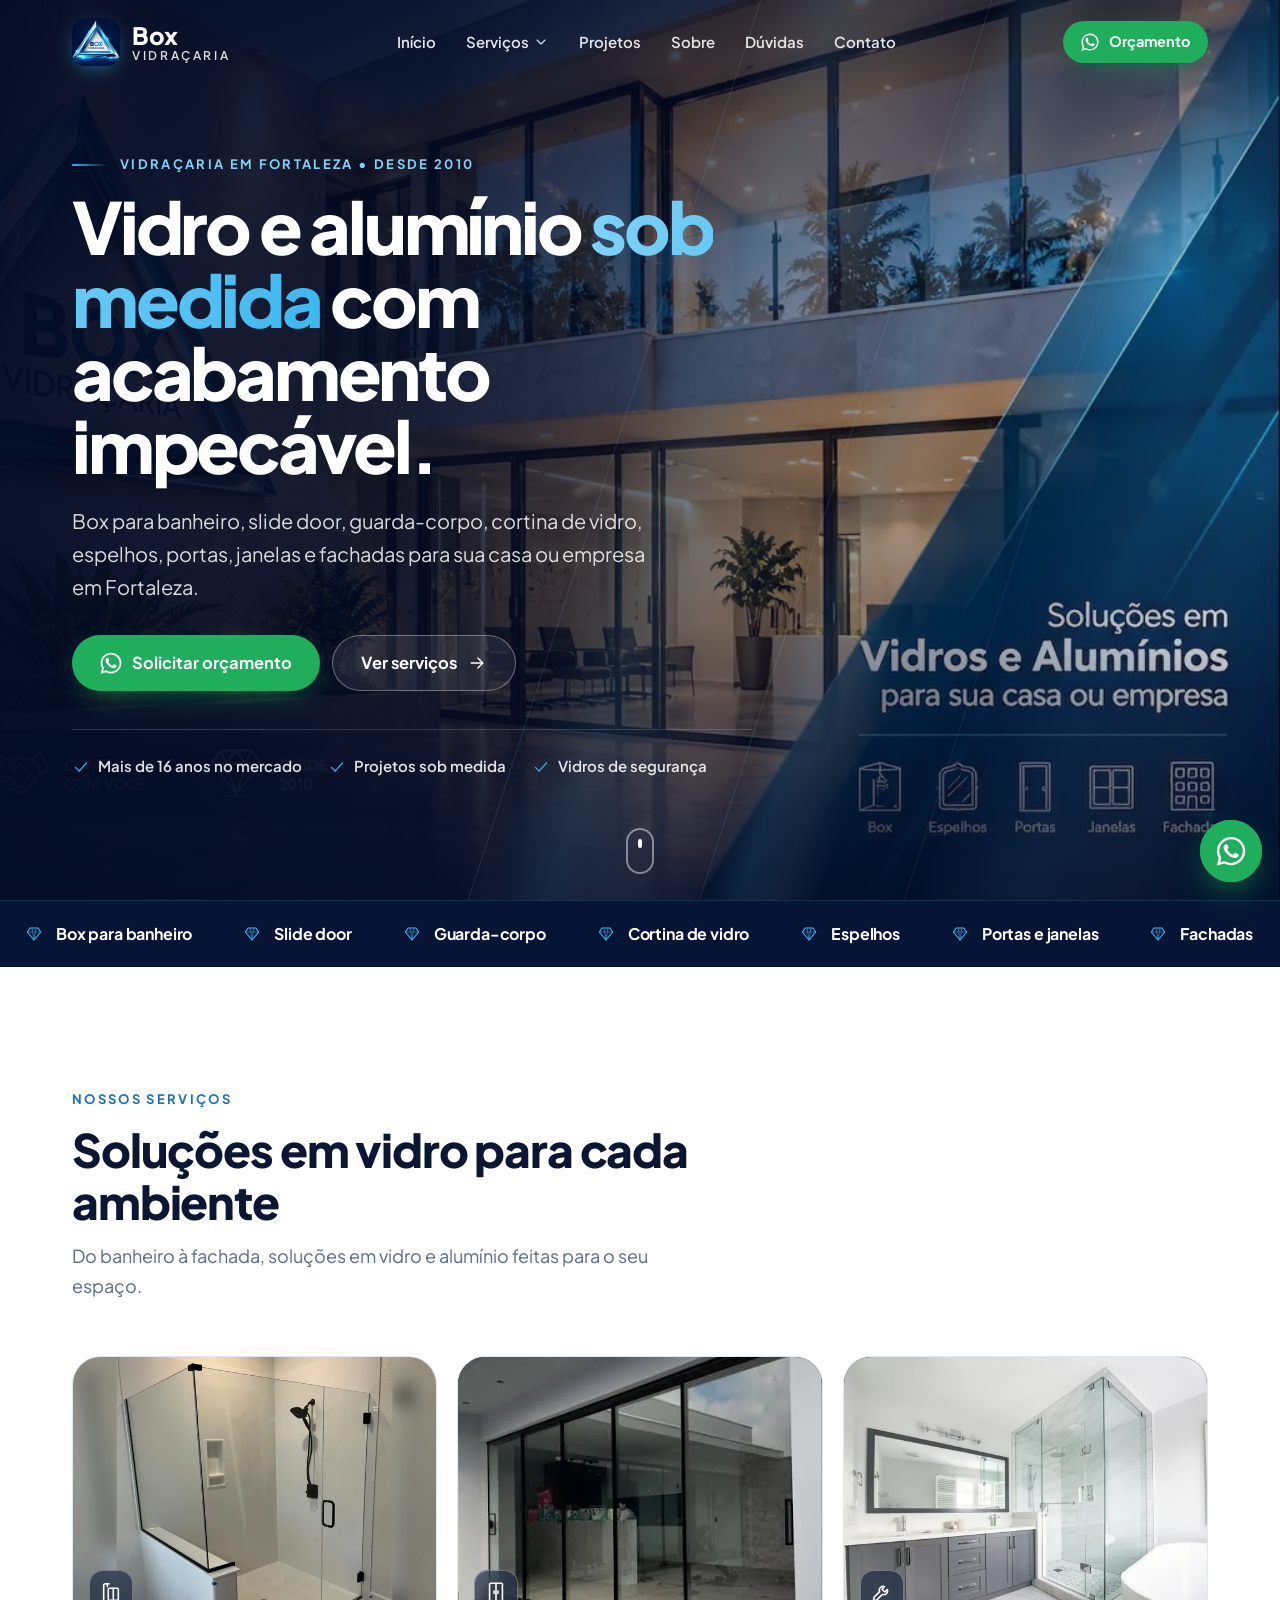
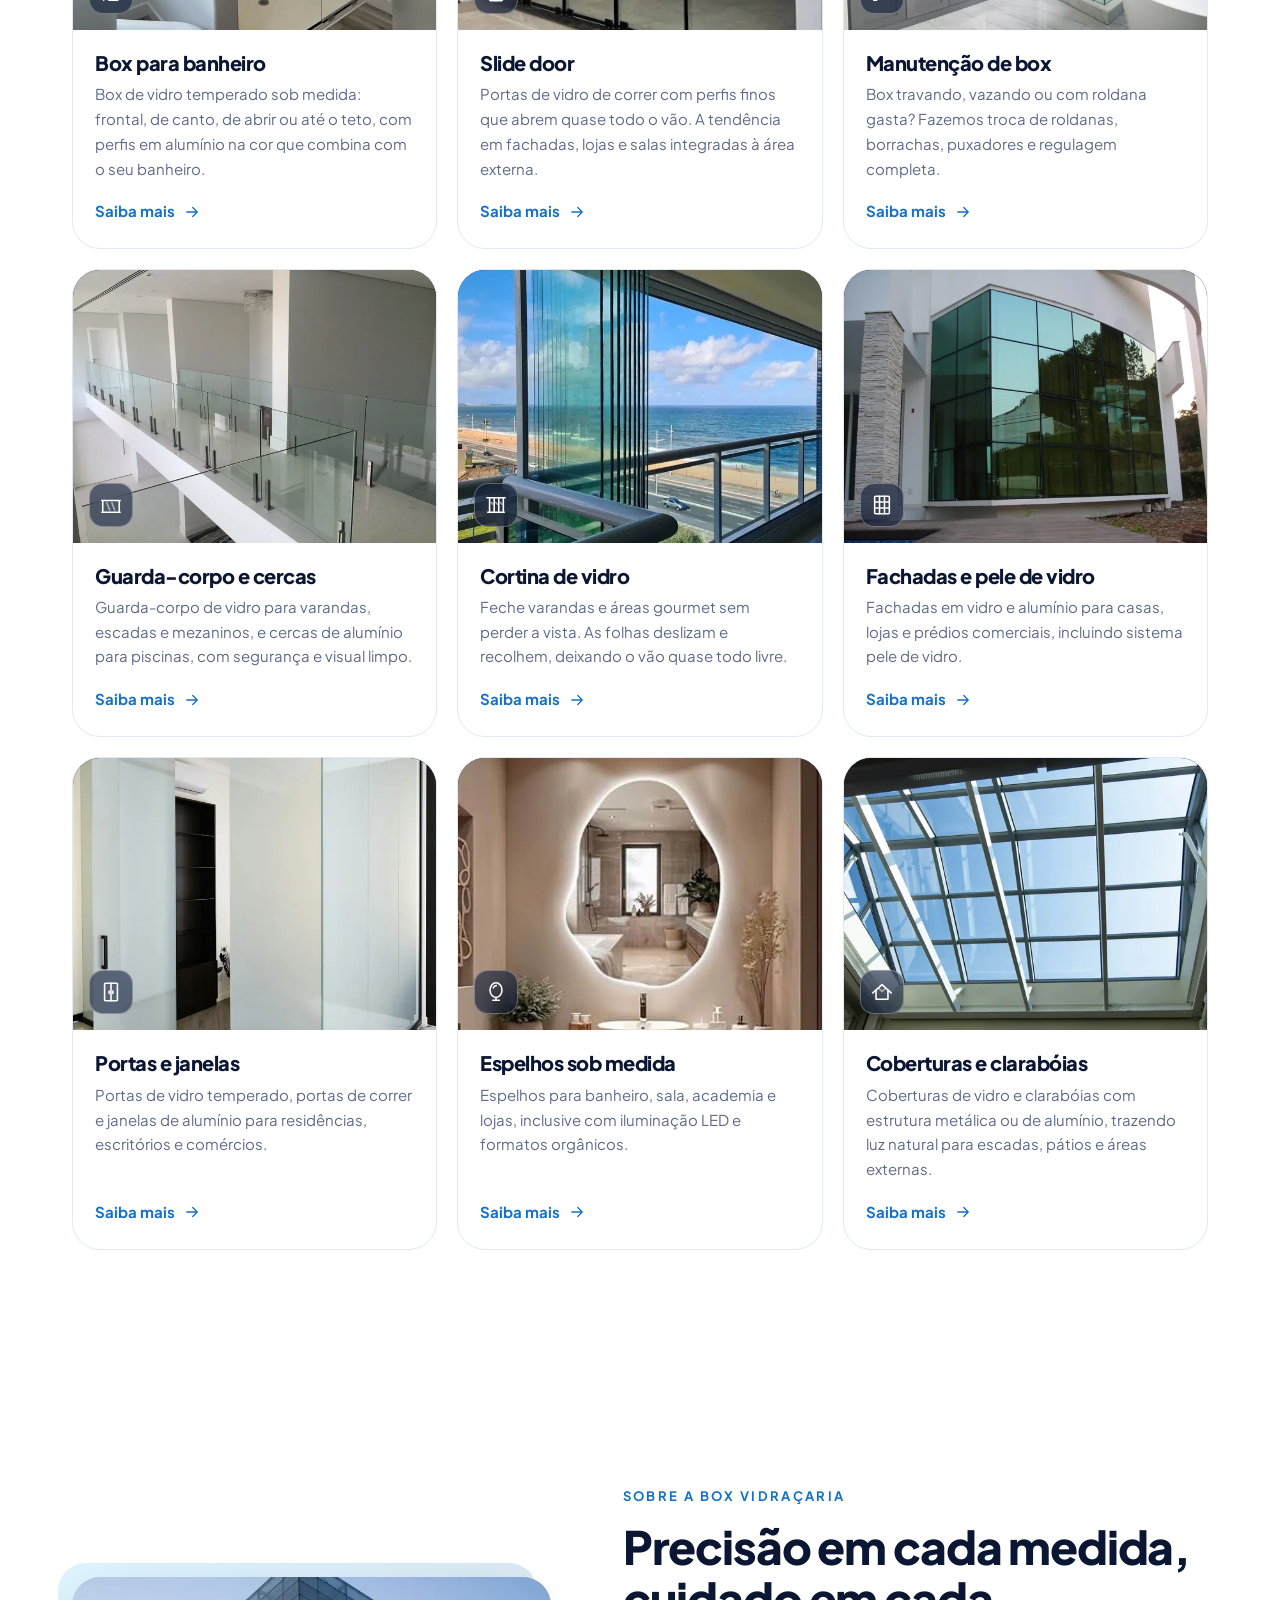
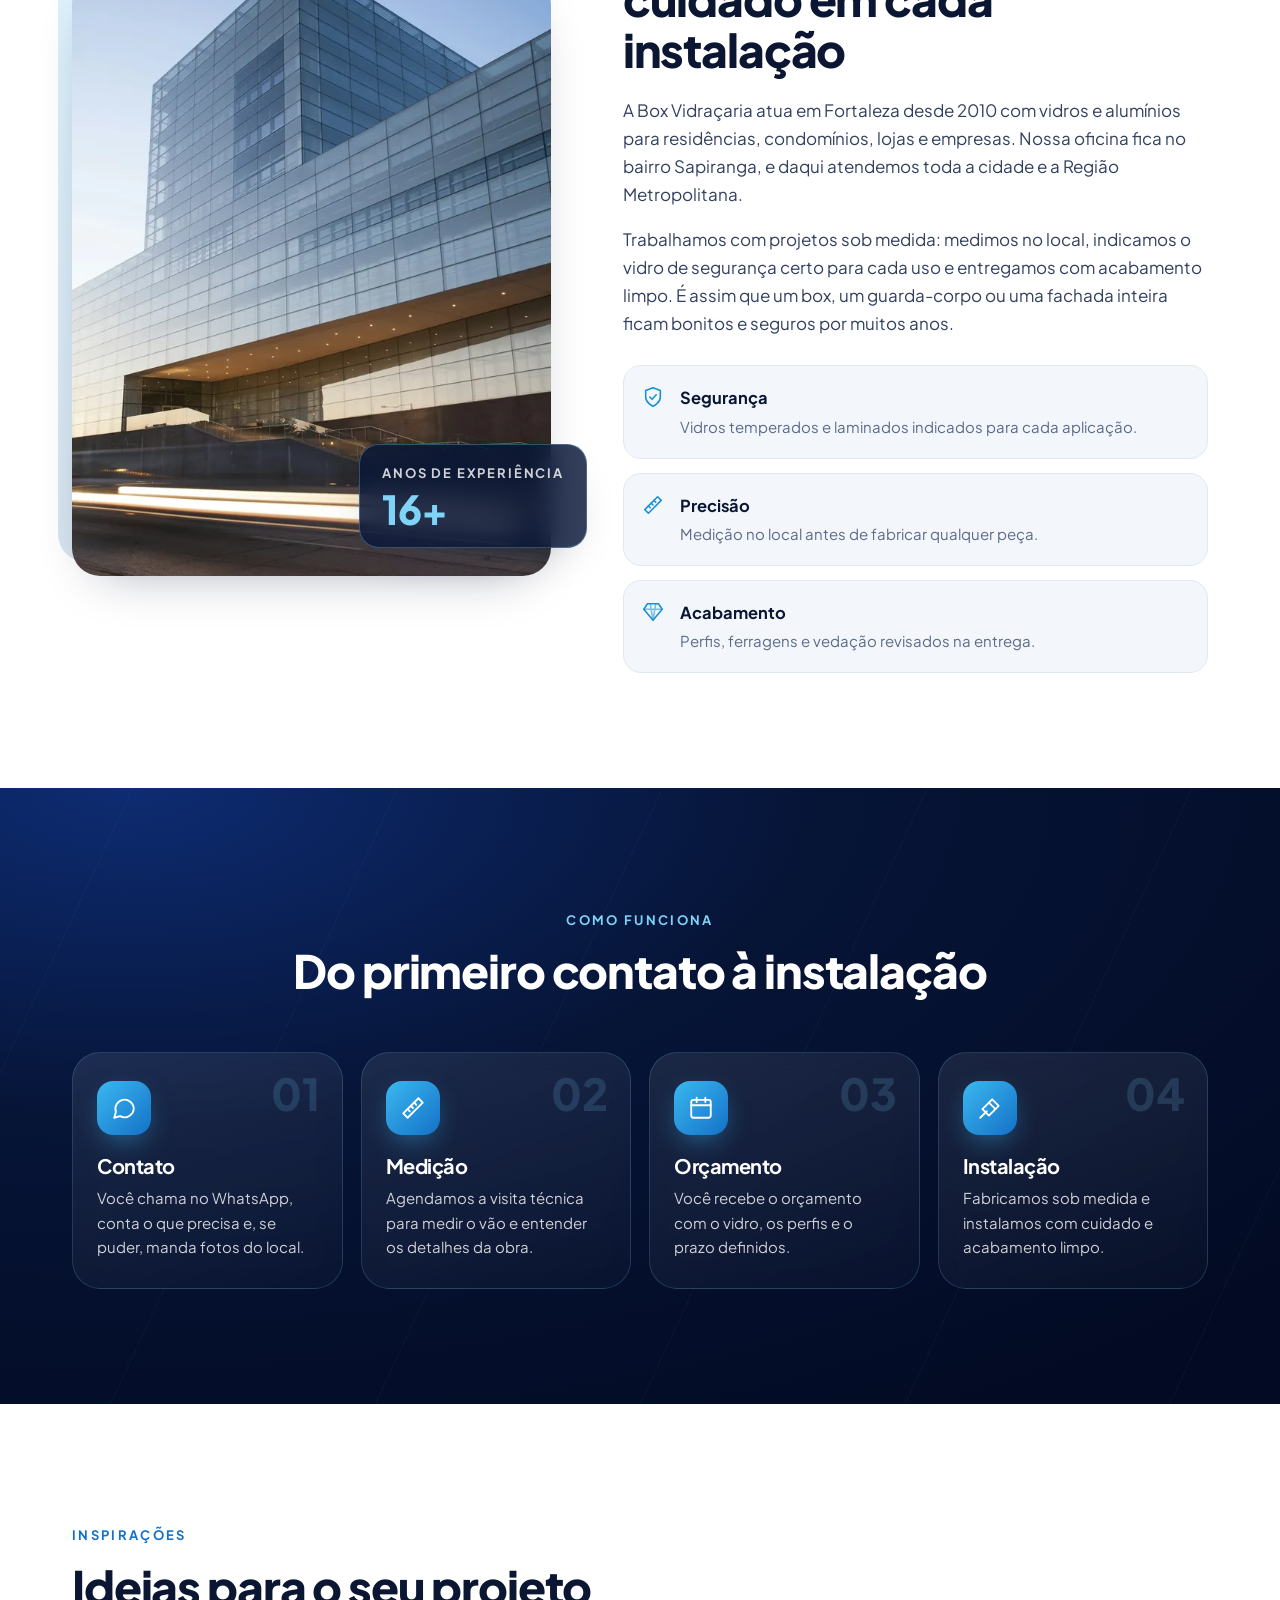
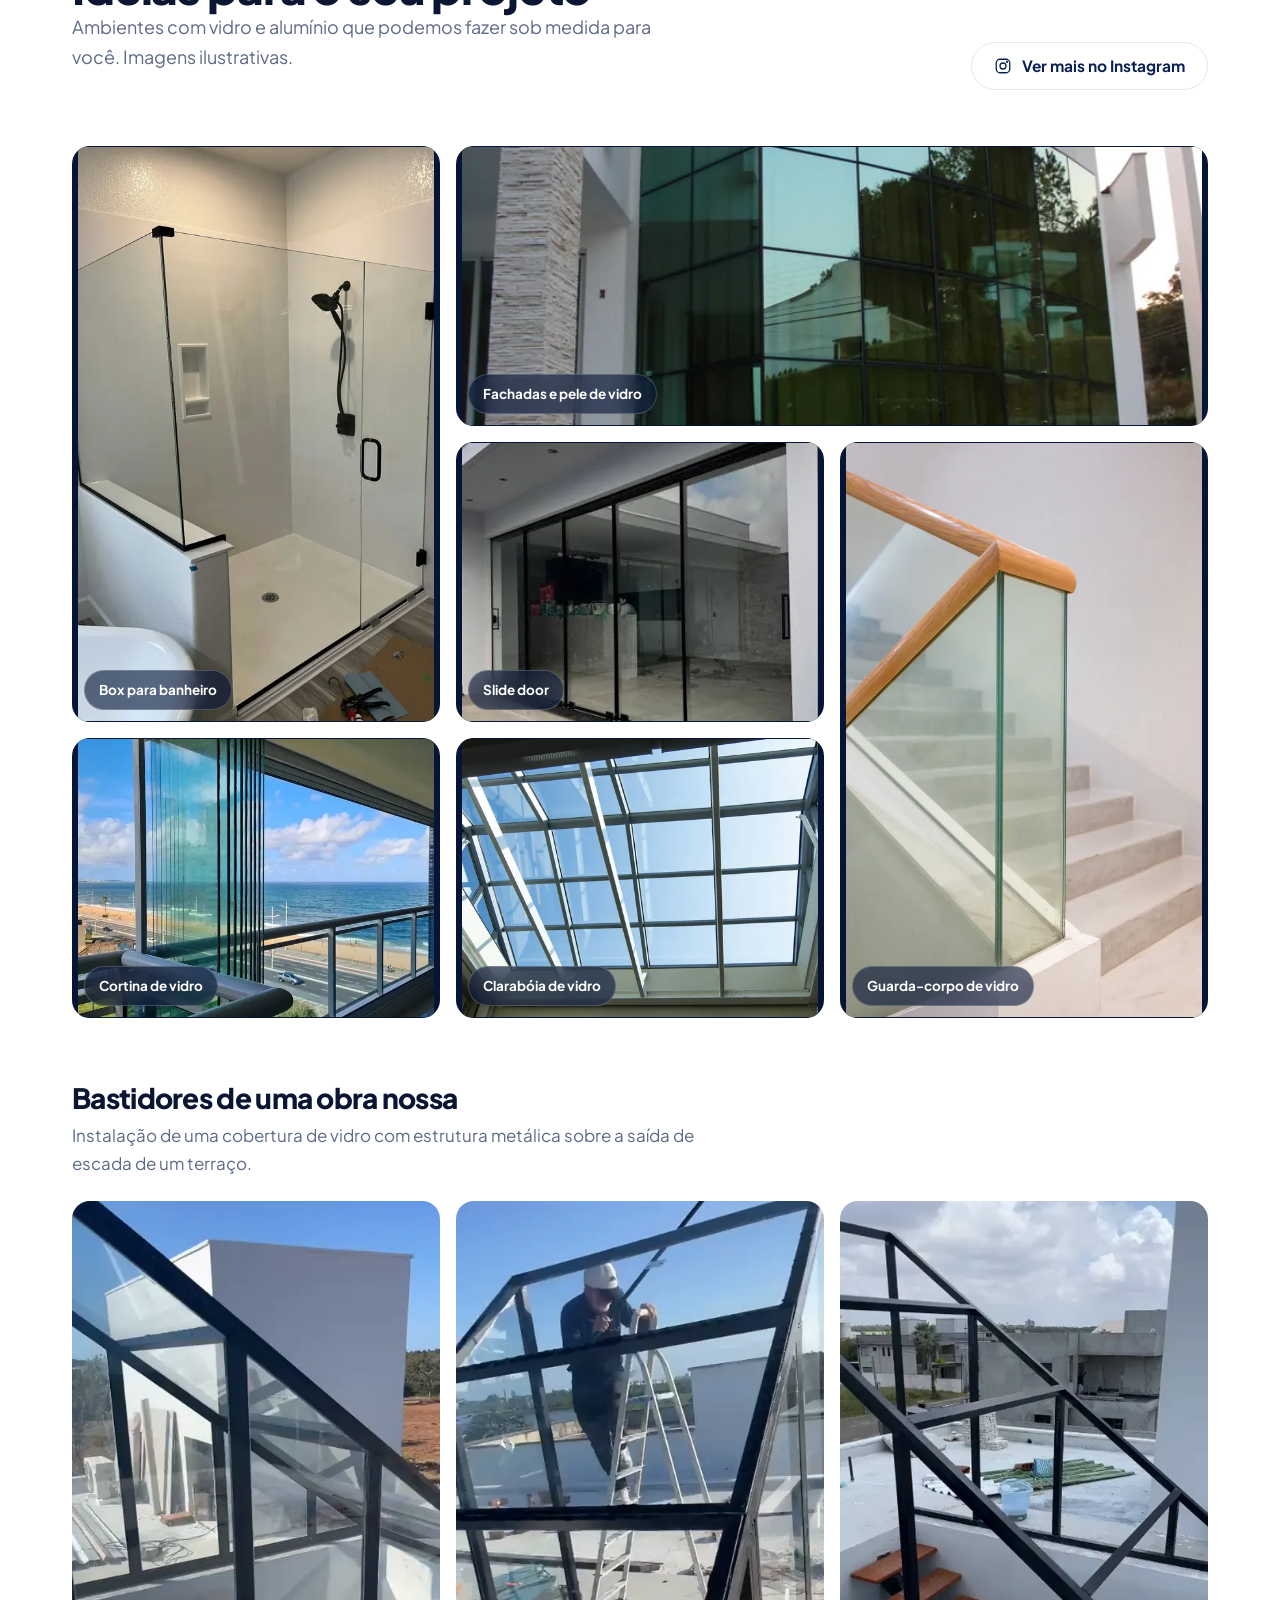
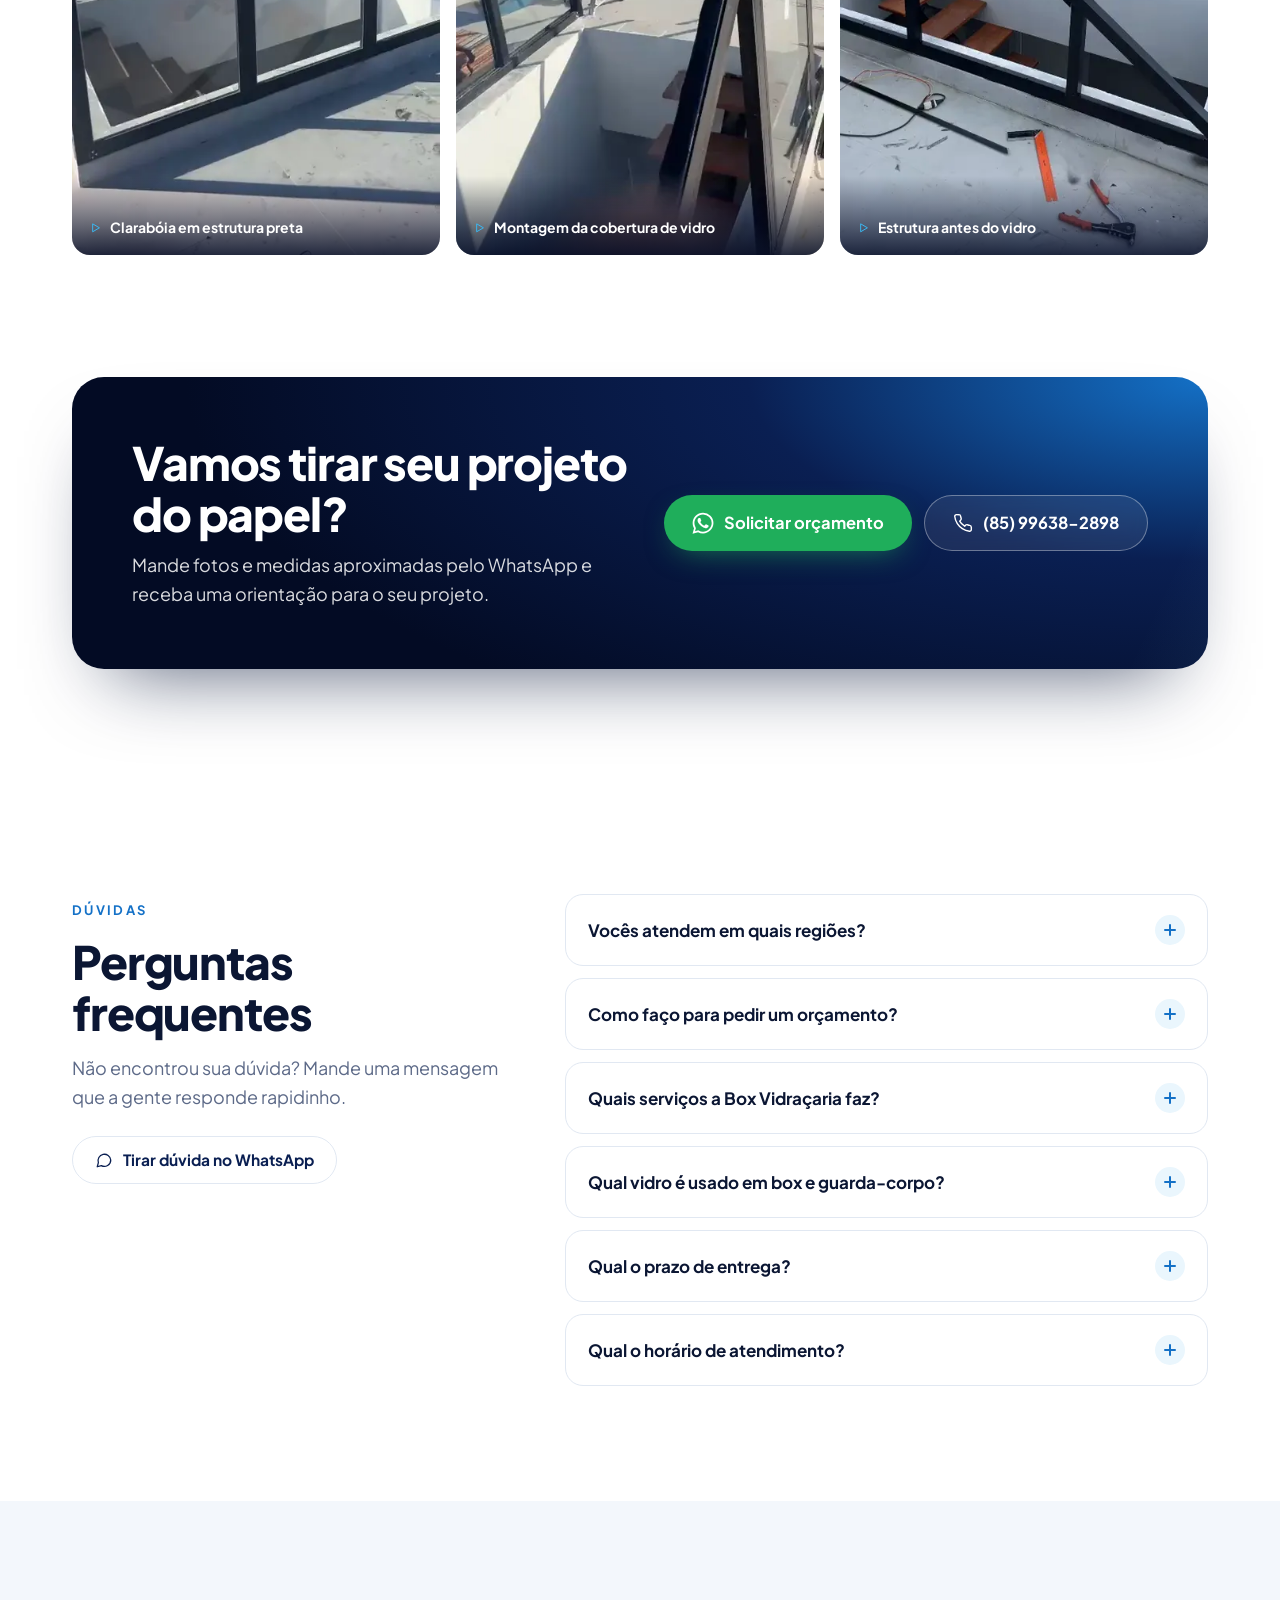
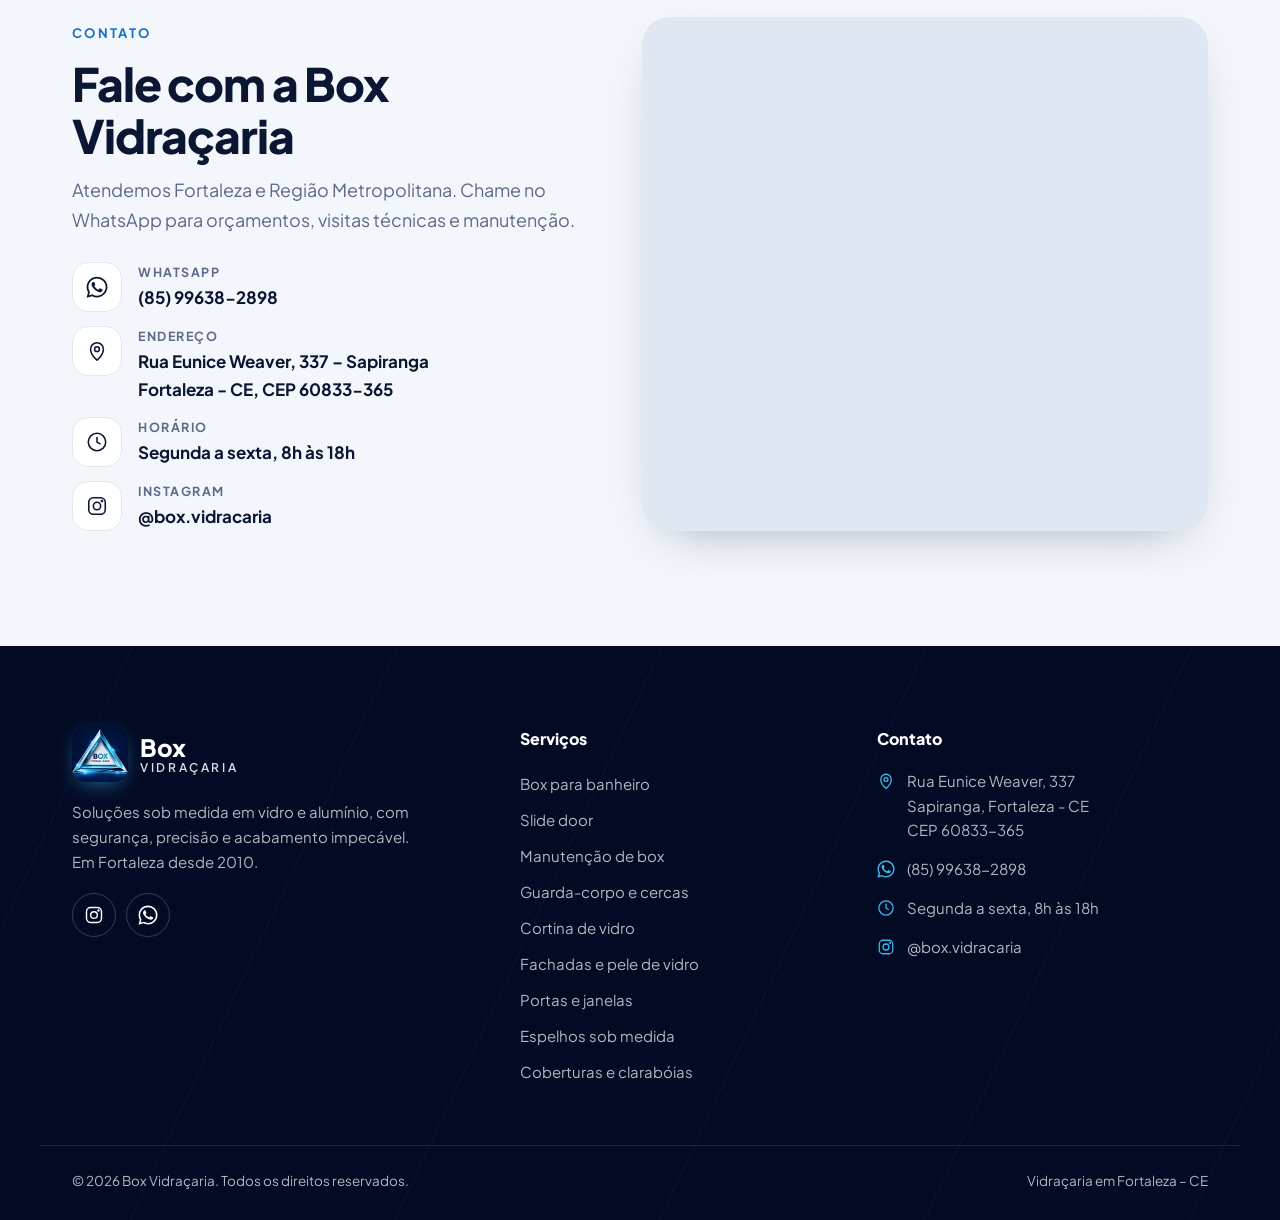
<file: index.html>
<!doctype html>
<html lang="pt-BR">
<head>
<meta charset="utf-8">
<meta name="viewport" content="width=device-width, initial-scale=1, viewport-fit=cover">
<title>Box Vidraçaria | Vidraçaria em Fortaleza – Box, Guarda-corpo e Espelhos</title>
<meta name="description" content="Vidraçaria em Fortaleza desde 2010: box para banheiro, slide door, guarda-corpo, cortina de vidro, espelhos e fachadas sob medida. Orçamento no WhatsApp.">
<link rel="canonical" href="https://boxvidracariafortaleza.com.br/">
<meta name="robots" content="index, follow, max-image-preview:large">
<meta name="theme-color" content="#061436">
<meta name="geo.region" content="BR-CE">
<meta name="geo.placename" content="Fortaleza">
<meta property="og:type" content="website">
<meta property="og:locale" content="pt_BR">
<meta property="og:site_name" content="Box Vidraçaria">
<meta property="og:title" content="Box Vidraçaria | Vidraçaria em Fortaleza – Box, Guarda-corpo e Espelhos">
<meta property="og:description" content="Vidraçaria em Fortaleza desde 2010: box para banheiro, slide door, guarda-corpo, cortina de vidro, espelhos e fachadas sob medida. Orçamento no WhatsApp.">
<meta property="og:url" content="https://boxvidracariafortaleza.com.br/">
<meta property="og:image" content="https://boxvidracariafortaleza.com.br/assets/img/og-box-vidracaria.jpg">
<meta property="og:image:alt" content="Box Vidraçaria – vidraçaria em Fortaleza">
<meta name="twitter:card" content="summary_large_image">
<meta name="twitter:title" content="Box Vidraçaria | Vidraçaria em Fortaleza – Box, Guarda-corpo e Espelhos">
<meta name="twitter:description" content="Vidraçaria em Fortaleza desde 2010: box para banheiro, slide door, guarda-corpo, cortina de vidro, espelhos e fachadas sob medida. Orçamento no WhatsApp.">
<meta name="twitter:image" content="https://boxvidracariafortaleza.com.br/assets/img/og-box-vidracaria.jpg">
<link rel="icon" href="./favicon.ico" sizes="any">
<link rel="icon" href="./favicon-32.png" type="image/png" sizes="32x32">
<link rel="apple-touch-icon" href="./apple-touch-icon.png">
<link rel="manifest" href="./site.webmanifest">
<link rel="preconnect" href="https://fonts.googleapis.com">
<link rel="preconnect" href="https://fonts.gstatic.com" crossorigin>
<link href="https://fonts.googleapis.com/css2?family=Plus+Jakarta+Sans:wght@400;500;600;700;800&display=swap" rel="stylesheet">
<link rel="preload" as="image" href="./assets/img/hero-poster-1280.webp" type="image/webp">
<link rel="stylesheet" href="./assets/css/styles.css?v=2026-11-12">
<script type="application/ld+json">{"@context":"https://schema.org","@type":"HomeAndConstructionBusiness","@id":"https://boxvidracariafortaleza.com.br/#empresa","name":"Box Vidraçaria","alternateName":"Box Vidraçaria Fortaleza","description":"Vidraçaria em Fortaleza desde 2010: box para banheiro, guarda-corpo, cortina de vidro, espelhos, portas, janelas, fachadas e pele de vidro sob medida.","url":"https://boxvidracariafortaleza.com.br/","logo":"https://boxvidracariafortaleza.com.br/logo.png","image":["https://boxvidracariafortaleza.com.br/assets/img/og-box-vidracaria.jpg","https://boxvidracariafortaleza.com.br/logo.png"],"telephone":"+5585996382898","priceRange":"$$","foundingDate":"2010","address":{"@type":"PostalAddress","streetAddress":"Rua Eunice Weaver, 337","addressLocality":"Fortaleza","addressRegion":"CE","postalCode":"60833-365","addressCountry":"BR"},"hasMap":"https://www.google.com/maps/search/?api=1&query=Rua+Eunice+Weaver+337+Sapiranga+Fortaleza+CE","areaServed":[{"@type":"City","name":"Fortaleza"},{"@type":"AdministrativeArea","name":"Região Metropolitana de Fortaleza"}],"openingHoursSpecification":[{"@type":"OpeningHoursSpecification","dayOfWeek":["Monday","Tuesday","Wednesday","Thursday","Friday"],"opens":"08:00","closes":"18:00"}],"sameAs":["https://www.instagram.com/box.vidracaria/"],"contactPoint":{"@type":"ContactPoint","telephone":"+5585996382898","contactType":"customer service","areaServed":"BR","availableLanguage":"Portuguese"},"hasOfferCatalog":{"@type":"OfferCatalog","name":"Serviços de vidraçaria","itemListElement":[{"@type":"Offer","itemOffered":{"@type":"Service","name":"Box para banheiro","url":"https://boxvidracariafortaleza.com.br/box-para-banheiro/"}},{"@type":"Offer","itemOffered":{"@type":"Service","name":"Slide door","url":"https://boxvidracariafortaleza.com.br/slide-door/"}},{"@type":"Offer","itemOffered":{"@type":"Service","name":"Manutenção de box","url":"https://boxvidracariafortaleza.com.br/manutencao-de-box/"}},{"@type":"Offer","itemOffered":{"@type":"Service","name":"Guarda-corpo e cercas","url":"https://boxvidracariafortaleza.com.br/guarda-corpo-de-vidro/"}},{"@type":"Offer","itemOffered":{"@type":"Service","name":"Cortina de vidro","url":"https://boxvidracariafortaleza.com.br/cortina-de-vidro/"}},{"@type":"Offer","itemOffered":{"@type":"Service","name":"Fachadas e pele de vidro","url":"https://boxvidracariafortaleza.com.br/fachada-pele-de-vidro/"}},{"@type":"Offer","itemOffered":{"@type":"Service","name":"Portas e janelas","url":"https://boxvidracariafortaleza.com.br/portas-e-janelas/"}},{"@type":"Offer","itemOffered":{"@type":"Service","name":"Espelhos sob medida","url":"https://boxvidracariafortaleza.com.br/espelhos-sob-medida/"}},{"@type":"Offer","itemOffered":{"@type":"Service","name":"Coberturas e clarabóias","url":"https://boxvidracariafortaleza.com.br/cobertura-de-vidro/"}}]}}</script>
<script type="application/ld+json">{"@context":"https://schema.org","@type":"WebSite","@id":"https://boxvidracariafortaleza.com.br/#site","url":"https://boxvidracariafortaleza.com.br/","name":"Box Vidraçaria","inLanguage":"pt-BR","publisher":{"@id":"https://boxvidracariafortaleza.com.br/#empresa"}}</script>
<script type="application/ld+json">{"@context":"https://schema.org","@type":"FAQPage","mainEntity":[{"@type":"Question","name":"Vocês atendem em quais regiões?","acceptedAnswer":{"@type":"Answer","text":"Estamos no bairro Sapiranga, em Fortaleza, e atendemos toda a cidade e a Região Metropolitana. Para outras cidades, consulte pelo WhatsApp."}},{"@type":"Question","name":"Como faço para pedir um orçamento?","acceptedAnswer":{"@type":"Answer","text":"É só chamar no WhatsApp contando o que você precisa. Fotos do local e medidas aproximadas ajudam a dar uma primeira orientação; o valor final é confirmado após a medição."}},{"@type":"Question","name":"Quais serviços a Box Vidraçaria faz?","acceptedAnswer":{"@type":"Answer","text":"Box para banheiro e manutenção de box, slide door, espelhos sob medida, portas e janelas de vidro e alumínio, fachadas, pele de vidro, guarda-corpo, cortina de vidro, coberturas de vidro e cercas de alumínio para piscinas."}},{"@type":"Question","name":"Qual vidro é usado em box e guarda-corpo?","acceptedAnswer":{"@type":"Answer","text":"Usamos vidros de segurança: temperado no box de banheiro e laminado ou temperado laminado em guarda-corpos e coberturas, conforme o projeto."}},{"@type":"Question","name":"Qual o prazo de entrega?","acceptedAnswer":{"@type":"Answer","text":"Como cada peça é fabricada sob medida depois da medição, o prazo varia conforme o tipo de vidro e o tamanho do projeto. Ele é informado no orçamento."}},{"@type":"Question","name":"Qual o horário de atendimento?","acceptedAnswer":{"@type":"Answer","text":"Atendemos de segunda a sexta, 8h às 18h. Mensagens no WhatsApp fora do horário são respondidas no próximo dia útil."}}]}</script>
</head>
<body>
<a class="skip" href="#conteudo">Pular para o conteúdo</a>
<header class="site-header" data-header>
  <div class="container nav-wrap">
    <a class="brand" href="./" aria-label="Box Vidraçaria – página inicial">
      <img src="./assets/img/logo-96.webp" srcset="./assets/img/logo-96.webp 1x, ./assets/img/logo-192.webp 2x" width="48" height="48" alt="">
      <span class="brand-text"><strong>Box</strong><small>Vidraçaria</small></span>
    </a>
    <nav class="main-nav" aria-label="Navegação principal">
      <ul>
        <li><a href="./">Início</a></li>
        <li class="has-drop">
          <button type="button" class="drop-btn" aria-expanded="false" aria-controls="drop-servicos">Serviços <svg class="ico " width="16" height="16" viewBox="0 0 24 24" fill="none" stroke="currentColor" stroke-width="1.7" stroke-linecap="round" stroke-linejoin="round" aria-hidden="true" focusable="false"><path d="M6 9l6 6 6-6"/></svg></button>
          <div class="drop" id="drop-servicos"><ul><li><a href="./box-para-banheiro/"><svg class="ico " width="18" height="18" viewBox="0 0 24 24" fill="none" stroke="currentColor" stroke-width="1.7" stroke-linecap="round" stroke-linejoin="round" aria-hidden="true" focusable="false"><path d="M4 21V5a2 2 0 0 1 2-2h4"/><path d="M8 3v3"/><rect x="9" y="8" width="11" height="13" rx="1"/><path d="M14.5 8v13"/></svg><span>Box para banheiro</span></a></li><li><a href="./slide-door/"><svg class="ico " width="18" height="18" viewBox="0 0 24 24" fill="none" stroke="currentColor" stroke-width="1.7" stroke-linecap="round" stroke-linejoin="round" aria-hidden="true" focusable="false"><rect x="5" y="2.5" width="14" height="19" rx="1"/><path d="M12 2.5v19M10 11v2.5M14 11v2.5"/></svg><span>Slide door</span></a></li><li><a href="./manutencao-de-box/"><svg class="ico " width="18" height="18" viewBox="0 0 24 24" fill="none" stroke="currentColor" stroke-width="1.7" stroke-linecap="round" stroke-linejoin="round" aria-hidden="true" focusable="false"><path d="M14.7 6.3a4 4 0 0 0-5.3 5.3L3 18v3h3l6.4-6.4a4 4 0 0 0 5.3-5.3L15 12l-3-3z"/></svg><span>Manutenção de box</span></a></li><li><a href="./guarda-corpo-de-vidro/"><svg class="ico " width="18" height="18" viewBox="0 0 24 24" fill="none" stroke="currentColor" stroke-width="1.7" stroke-linecap="round" stroke-linejoin="round" aria-hidden="true" focusable="false"><path d="M2 7h20M3 7v13M21 7v13M2 20h20"/><path d="M7.5 9.5l3 8M13 9.5l3 8" opacity=".55"/></svg><span>Guarda-corpo e cercas</span></a></li><li><a href="./cortina-de-vidro/"><svg class="ico " width="18" height="18" viewBox="0 0 24 24" fill="none" stroke="currentColor" stroke-width="1.7" stroke-linecap="round" stroke-linejoin="round" aria-hidden="true" focusable="false"><path d="M2 4h20M3 20h18"/><path d="M5 4v16M10 4v16M15 4v16M20 4v16"/><path d="M6.5 9l2 2M11.5 9l2 2M16.5 9l2 2" opacity=".55"/></svg><span>Cortina de vidro</span></a></li><li><a href="./fachada-pele-de-vidro/"><svg class="ico " width="18" height="18" viewBox="0 0 24 24" fill="none" stroke="currentColor" stroke-width="1.7" stroke-linecap="round" stroke-linejoin="round" aria-hidden="true" focusable="false"><rect x="4" y="2.5" width="16" height="19" rx="1"/><path d="M4 8.8h16M4 15.2h16M9.3 2.5v19M14.7 2.5v19"/></svg><span>Fachadas e pele de vidro</span></a></li><li><a href="./portas-e-janelas/"><svg class="ico " width="18" height="18" viewBox="0 0 24 24" fill="none" stroke="currentColor" stroke-width="1.7" stroke-linecap="round" stroke-linejoin="round" aria-hidden="true" focusable="false"><rect x="5" y="2.5" width="14" height="19" rx="1"/><path d="M12 2.5v19M10 11v2.5M14 11v2.5"/></svg><span>Portas e janelas</span></a></li><li><a href="./espelhos-sob-medida/"><svg class="ico " width="18" height="18" viewBox="0 0 24 24" fill="none" stroke="currentColor" stroke-width="1.7" stroke-linecap="round" stroke-linejoin="round" aria-hidden="true" focusable="false"><ellipse cx="12" cy="10" rx="6.5" ry="8"/><path d="M9 7.5c.8-1.6 2-2.4 3.5-2.6M12 18v3M8.5 21h7"/></svg><span>Espelhos sob medida</span></a></li><li><a href="./cobertura-de-vidro/"><svg class="ico " width="18" height="18" viewBox="0 0 24 24" fill="none" stroke="currentColor" stroke-width="1.7" stroke-linecap="round" stroke-linejoin="round" aria-hidden="true" focusable="false"><path d="M2 13L12 4l10 9"/><path d="M5.5 10v10h13V10"/><path d="M8.5 8.2l3.5 3.3 3.5-3.3" opacity=".55"/></svg><span>Coberturas e clarabóias</span></a></li></ul></div>
        </li>
        <li><a href="#projetos">Projetos</a></li>
        <li><a href="#sobre">Sobre</a></li>
        <li><a href="#duvidas">Dúvidas</a></li>
        <li><a href="#contato">Contato</a></li>
      </ul>
    </nav>
    <div class="nav-actions">
      <a class="btn btn-wa btn-sm hide-sm" href="https://wa.me/5585996382898?text=Ol%C3%A1%21%20Vim%20pelo%20site%20e%20gostaria%20de%20um%20or%C3%A7amento." target="_blank" rel="noopener"><svg class="ico " width="18" height="18" viewBox="0 0 24 24" fill="currentColor" aria-hidden="true" focusable="false"><path d="M17.47 14.38c-.3-.15-1.75-.86-2.02-.96-.27-.1-.47-.15-.66.15-.2.3-.76.96-.93 1.16-.17.2-.34.22-.64.07-.3-.15-1.25-.46-2.38-1.47-.88-.79-1.47-1.76-1.65-2.06-.17-.3-.02-.46.13-.6.13-.14.3-.35.45-.52.15-.17.2-.3.3-.5.1-.2.05-.37-.02-.52-.08-.15-.67-1.6-.92-2.2-.24-.58-.49-.5-.67-.5h-.57c-.2 0-.52.07-.79.37-.27.3-1.04 1.02-1.04 2.48 0 1.46 1.07 2.88 1.21 3.08.15.2 2.1 3.2 5.08 4.49.71.31 1.26.49 1.7.63.71.23 1.36.2 1.87.12.57-.09 1.75-.72 2-1.41.25-.69.25-1.29.17-1.41-.07-.12-.27-.2-.57-.35zM12.04 21.5h-.01a9.4 9.4 0 0 1-4.8-1.31l-.34-.2-3.57.94.95-3.48-.22-.36a9.41 9.41 0 0 1-1.44-5.02c0-5.2 4.23-9.43 9.44-9.43a9.37 9.37 0 0 1 6.67 2.77 9.37 9.37 0 0 1 2.76 6.67c0 5.2-4.24 9.42-9.44 9.42zm8.03-17.46A11.27 11.27 0 0 0 12.04.72C5.79.72.7 5.8.7 12.06c0 2 .52 3.95 1.52 5.67L.6 23.6l6.02-1.58a11.33 11.33 0 0 0 5.42 1.38h.01c6.25 0 11.34-5.09 11.34-11.34 0-3.03-1.18-5.88-3.32-8.02z"/></svg><span>Orçamento</span></a>
      <button class="menu-btn" type="button" aria-expanded="false" aria-controls="menu-movel" aria-label="Abrir menu" data-menu-btn>
        <span class="menu-ico"><svg class="ico " width="22" height="22" viewBox="0 0 24 24" fill="none" stroke="currentColor" stroke-width="1.7" stroke-linecap="round" stroke-linejoin="round" aria-hidden="true" focusable="false"><path d="M4 7h16M4 12h16M4 17h16"/></svg></span><span class="close-ico"><svg class="ico " width="22" height="22" viewBox="0 0 24 24" fill="none" stroke="currentColor" stroke-width="1.7" stroke-linecap="round" stroke-linejoin="round" aria-hidden="true" focusable="false"><path d="M6 6l12 12M18 6L6 18"/></svg></span>
      </button>
    </div>
  </div>
  <div class="mobile-menu" id="menu-movel" data-menu hidden>
    <div class="container">
      <p class="mm-label">Serviços</p>
      <ul class="mm-services"><li><a href="./box-para-banheiro/">Box para banheiro</a></li><li><a href="./slide-door/">Slide door</a></li><li><a href="./manutencao-de-box/">Manutenção de box</a></li><li><a href="./guarda-corpo-de-vidro/">Guarda-corpo e cercas</a></li><li><a href="./cortina-de-vidro/">Cortina de vidro</a></li><li><a href="./fachada-pele-de-vidro/">Fachadas e pele de vidro</a></li><li><a href="./portas-e-janelas/">Portas e janelas</a></li><li><a href="./espelhos-sob-medida/">Espelhos sob medida</a></li><li><a href="./cobertura-de-vidro/">Coberturas e clarabóias</a></li></ul>
      <ul class="mm-main">
        <li><a href="./">Início</a></li>
        <li><a href="#projetos">Projetos</a></li>
        <li><a href="#sobre">Sobre</a></li>
        <li><a href="#duvidas">Dúvidas</a></li>
        <li><a href="#contato">Contato</a></li>
      </ul>
      <a class="btn btn-wa btn-block" href="https://wa.me/5585996382898?text=Ol%C3%A1%21%20Vim%20pelo%20site%20e%20gostaria%20de%20um%20or%C3%A7amento." target="_blank" rel="noopener"><svg class="ico " width="20" height="20" viewBox="0 0 24 24" fill="currentColor" aria-hidden="true" focusable="false"><path d="M17.47 14.38c-.3-.15-1.75-.86-2.02-.96-.27-.1-.47-.15-.66.15-.2.3-.76.96-.93 1.16-.17.2-.34.22-.64.07-.3-.15-1.25-.46-2.38-1.47-.88-.79-1.47-1.76-1.65-2.06-.17-.3-.02-.46.13-.6.13-.14.3-.35.45-.52.15-.17.2-.3.3-.5.1-.2.05-.37-.02-.52-.08-.15-.67-1.6-.92-2.2-.24-.58-.49-.5-.67-.5h-.57c-.2 0-.52.07-.79.37-.27.3-1.04 1.02-1.04 2.48 0 1.46 1.07 2.88 1.21 3.08.15.2 2.1 3.2 5.08 4.49.71.31 1.26.49 1.7.63.71.23 1.36.2 1.87.12.57-.09 1.75-.72 2-1.41.25-.69.25-1.29.17-1.41-.07-.12-.27-.2-.57-.35zM12.04 21.5h-.01a9.4 9.4 0 0 1-4.8-1.31l-.34-.2-3.57.94.95-3.48-.22-.36a9.41 9.41 0 0 1-1.44-5.02c0-5.2 4.23-9.43 9.44-9.43a9.37 9.37 0 0 1 6.67 2.77 9.37 9.37 0 0 1 2.76 6.67c0 5.2-4.24 9.42-9.44 9.42zm8.03-17.46A11.27 11.27 0 0 0 12.04.72C5.79.72.7 5.8.7 12.06c0 2 .52 3.95 1.52 5.67L.6 23.6l6.02-1.58a11.33 11.33 0 0 0 5.42 1.38h.01c6.25 0 11.34-5.09 11.34-11.34 0-3.03-1.18-5.88-3.32-8.02z"/></svg><span>Pedir orçamento no WhatsApp</span></a>
      <a class="mm-phone" href="tel:+5585996382898"><svg class="ico " width="18" height="18" viewBox="0 0 24 24" fill="none" stroke="currentColor" stroke-width="1.7" stroke-linecap="round" stroke-linejoin="round" aria-hidden="true" focusable="false"><path d="M22 16.9v3a2 2 0 0 1-2.2 2 19.8 19.8 0 0 1-8.6-3.1 19.5 19.5 0 0 1-6-6A19.8 19.8 0 0 1 2.1 4.2 2 2 0 0 1 4.1 2h3a2 2 0 0 1 2 1.7c.1.9.4 1.8.7 2.7a2 2 0 0 1-.5 2.1L8 9.8a16 16 0 0 0 6 6l1.3-1.3a2 2 0 0 1 2.1-.4c.9.3 1.8.6 2.7.7a2 2 0 0 1 1.7 2z"/></svg> (85) 99638-2898</a>
    </div>
  </div>
</header>

<main id="conteudo">
<section class="hero" id="inicio" aria-labelledby="hero-title">
  <div class="hero-media" aria-hidden="true">
    <video class="hero-video" muted loop playsinline preload="none" poster="./assets/img/hero-poster-1280.webp"
      data-src="./assets/video/hero-box-vidracaria.mp4" data-src-mobile="./assets/video/hero-box-vidracaria-mobile.mp4"></video>
  </div>
  <div class="hero-shade" aria-hidden="true"></div>
  <div class="hero-glass" aria-hidden="true"><span></span><span></span><span></span></div>
  <div class="container hero-inner">
    <div class="hero-copy">
      <p class="eyebrow eyebrow-light hero-in" style="--i:0"><span class="eyebrow-line"></span>Vidraçaria em Fortaleza • Desde 2010</p>
      <h1 id="hero-title" class="hero-title hero-in" style="--i:1">Vidro e alumínio <span class="grad">sob medida</span> com acabamento impecável.</h1>
      <p class="hero-lead hero-in" style="--i:2">Box para banheiro, slide door, guarda-corpo, cortina de vidro, espelhos, portas, janelas e fachadas para sua casa ou empresa em Fortaleza.</p>
      <div class="hero-ctas hero-in" style="--i:3">
        <a class="btn btn-wa btn-lg" href="https://wa.me/5585996382898?text=Ol%C3%A1%21%20Vim%20pelo%20site%20e%20gostaria%20de%20um%20or%C3%A7amento." target="_blank" rel="noopener"><svg class="ico " width="22" height="22" viewBox="0 0 24 24" fill="currentColor" aria-hidden="true" focusable="false"><path d="M17.47 14.38c-.3-.15-1.75-.86-2.02-.96-.27-.1-.47-.15-.66.15-.2.3-.76.96-.93 1.16-.17.2-.34.22-.64.07-.3-.15-1.25-.46-2.38-1.47-.88-.79-1.47-1.76-1.65-2.06-.17-.3-.02-.46.13-.6.13-.14.3-.35.45-.52.15-.17.2-.3.3-.5.1-.2.05-.37-.02-.52-.08-.15-.67-1.6-.92-2.2-.24-.58-.49-.5-.67-.5h-.57c-.2 0-.52.07-.79.37-.27.3-1.04 1.02-1.04 2.48 0 1.46 1.07 2.88 1.21 3.08.15.2 2.1 3.2 5.08 4.49.71.31 1.26.49 1.7.63.71.23 1.36.2 1.87.12.57-.09 1.75-.72 2-1.41.25-.69.25-1.29.17-1.41-.07-.12-.27-.2-.57-.35zM12.04 21.5h-.01a9.4 9.4 0 0 1-4.8-1.31l-.34-.2-3.57.94.95-3.48-.22-.36a9.41 9.41 0 0 1-1.44-5.02c0-5.2 4.23-9.43 9.44-9.43a9.37 9.37 0 0 1 6.67 2.77 9.37 9.37 0 0 1 2.76 6.67c0 5.2-4.24 9.42-9.44 9.42zm8.03-17.46A11.27 11.27 0 0 0 12.04.72C5.79.72.7 5.8.7 12.06c0 2 .52 3.95 1.52 5.67L.6 23.6l6.02-1.58a11.33 11.33 0 0 0 5.42 1.38h.01c6.25 0 11.34-5.09 11.34-11.34 0-3.03-1.18-5.88-3.32-8.02z"/></svg><span>Solicitar orçamento</span></a>
        <a class="btn btn-ghost-light btn-lg" href="#servicos"><span>Ver serviços</span><svg class="ico " width="20" height="20" viewBox="0 0 24 24" fill="none" stroke="currentColor" stroke-width="1.7" stroke-linecap="round" stroke-linejoin="round" aria-hidden="true" focusable="false"><path d="M5 12h14M13 6l6 6-6 6"/></svg></a>
      </div>
      <ul class="hero-proof hero-in" style="--i:4">
        <li><svg class="ico " width="18" height="18" viewBox="0 0 24 24" fill="none" stroke="currentColor" stroke-width="1.7" stroke-linecap="round" stroke-linejoin="round" aria-hidden="true" focusable="false"><path d="M4.5 12.5l5 5 10-11"/></svg><span>Mais de 16 anos no mercado</span></li>
        <li><svg class="ico " width="18" height="18" viewBox="0 0 24 24" fill="none" stroke="currentColor" stroke-width="1.7" stroke-linecap="round" stroke-linejoin="round" aria-hidden="true" focusable="false"><path d="M4.5 12.5l5 5 10-11"/></svg><span>Projetos sob medida</span></li>
        <li><svg class="ico " width="18" height="18" viewBox="0 0 24 24" fill="none" stroke="currentColor" stroke-width="1.7" stroke-linecap="round" stroke-linejoin="round" aria-hidden="true" focusable="false"><path d="M4.5 12.5l5 5 10-11"/></svg><span>Vidros de segurança</span></li>
      </ul>
    </div>
  </div>
  <a class="scroll-cue" href="#servicos" aria-label="Rolar para os serviços"><span></span></a>
</section>

<div class="marquee" aria-label="Serviços da Box Vidraçaria">
  <ul class="marquee-track"><li><svg class="ico " width="16" height="16" viewBox="0 0 24 24" fill="none" stroke="currentColor" stroke-width="1.7" stroke-linecap="round" stroke-linejoin="round" aria-hidden="true" focusable="false"><path d="M6 3h12l4 6-10 12L2 9z"/><path d="M2 9h20M9 3l3 18M15 3l-3 18" opacity=".55"/></svg><span>Box para banheiro</span></li><li><svg class="ico " width="16" height="16" viewBox="0 0 24 24" fill="none" stroke="currentColor" stroke-width="1.7" stroke-linecap="round" stroke-linejoin="round" aria-hidden="true" focusable="false"><path d="M6 3h12l4 6-10 12L2 9z"/><path d="M2 9h20M9 3l3 18M15 3l-3 18" opacity=".55"/></svg><span>Slide door</span></li><li><svg class="ico " width="16" height="16" viewBox="0 0 24 24" fill="none" stroke="currentColor" stroke-width="1.7" stroke-linecap="round" stroke-linejoin="round" aria-hidden="true" focusable="false"><path d="M6 3h12l4 6-10 12L2 9z"/><path d="M2 9h20M9 3l3 18M15 3l-3 18" opacity=".55"/></svg><span>Guarda-corpo</span></li><li><svg class="ico " width="16" height="16" viewBox="0 0 24 24" fill="none" stroke="currentColor" stroke-width="1.7" stroke-linecap="round" stroke-linejoin="round" aria-hidden="true" focusable="false"><path d="M6 3h12l4 6-10 12L2 9z"/><path d="M2 9h20M9 3l3 18M15 3l-3 18" opacity=".55"/></svg><span>Cortina de vidro</span></li><li><svg class="ico " width="16" height="16" viewBox="0 0 24 24" fill="none" stroke="currentColor" stroke-width="1.7" stroke-linecap="round" stroke-linejoin="round" aria-hidden="true" focusable="false"><path d="M6 3h12l4 6-10 12L2 9z"/><path d="M2 9h20M9 3l3 18M15 3l-3 18" opacity=".55"/></svg><span>Espelhos</span></li><li><svg class="ico " width="16" height="16" viewBox="0 0 24 24" fill="none" stroke="currentColor" stroke-width="1.7" stroke-linecap="round" stroke-linejoin="round" aria-hidden="true" focusable="false"><path d="M6 3h12l4 6-10 12L2 9z"/><path d="M2 9h20M9 3l3 18M15 3l-3 18" opacity=".55"/></svg><span>Portas e janelas</span></li><li><svg class="ico " width="16" height="16" viewBox="0 0 24 24" fill="none" stroke="currentColor" stroke-width="1.7" stroke-linecap="round" stroke-linejoin="round" aria-hidden="true" focusable="false"><path d="M6 3h12l4 6-10 12L2 9z"/><path d="M2 9h20M9 3l3 18M15 3l-3 18" opacity=".55"/></svg><span>Fachadas</span></li><li><svg class="ico " width="16" height="16" viewBox="0 0 24 24" fill="none" stroke="currentColor" stroke-width="1.7" stroke-linecap="round" stroke-linejoin="round" aria-hidden="true" focusable="false"><path d="M6 3h12l4 6-10 12L2 9z"/><path d="M2 9h20M9 3l3 18M15 3l-3 18" opacity=".55"/></svg><span>Pele de vidro</span></li><li><svg class="ico " width="16" height="16" viewBox="0 0 24 24" fill="none" stroke="currentColor" stroke-width="1.7" stroke-linecap="round" stroke-linejoin="round" aria-hidden="true" focusable="false"><path d="M6 3h12l4 6-10 12L2 9z"/><path d="M2 9h20M9 3l3 18M15 3l-3 18" opacity=".55"/></svg><span>Coberturas de vidro</span></li><li><svg class="ico " width="16" height="16" viewBox="0 0 24 24" fill="none" stroke="currentColor" stroke-width="1.7" stroke-linecap="round" stroke-linejoin="round" aria-hidden="true" focusable="false"><path d="M6 3h12l4 6-10 12L2 9z"/><path d="M2 9h20M9 3l3 18M15 3l-3 18" opacity=".55"/></svg><span>Cercas para piscina</span></li><li><svg class="ico " width="16" height="16" viewBox="0 0 24 24" fill="none" stroke="currentColor" stroke-width="1.7" stroke-linecap="round" stroke-linejoin="round" aria-hidden="true" focusable="false"><path d="M6 3h12l4 6-10 12L2 9z"/><path d="M2 9h20M9 3l3 18M15 3l-3 18" opacity=".55"/></svg><span>Manutenção de box</span></li><li aria-hidden="true"><svg class="ico " width="16" height="16" viewBox="0 0 24 24" fill="none" stroke="currentColor" stroke-width="1.7" stroke-linecap="round" stroke-linejoin="round" aria-hidden="true" focusable="false"><path d="M6 3h12l4 6-10 12L2 9z"/><path d="M2 9h20M9 3l3 18M15 3l-3 18" opacity=".55"/></svg><span>Box para banheiro</span></li><li aria-hidden="true"><svg class="ico " width="16" height="16" viewBox="0 0 24 24" fill="none" stroke="currentColor" stroke-width="1.7" stroke-linecap="round" stroke-linejoin="round" aria-hidden="true" focusable="false"><path d="M6 3h12l4 6-10 12L2 9z"/><path d="M2 9h20M9 3l3 18M15 3l-3 18" opacity=".55"/></svg><span>Slide door</span></li><li aria-hidden="true"><svg class="ico " width="16" height="16" viewBox="0 0 24 24" fill="none" stroke="currentColor" stroke-width="1.7" stroke-linecap="round" stroke-linejoin="round" aria-hidden="true" focusable="false"><path d="M6 3h12l4 6-10 12L2 9z"/><path d="M2 9h20M9 3l3 18M15 3l-3 18" opacity=".55"/></svg><span>Guarda-corpo</span></li><li aria-hidden="true"><svg class="ico " width="16" height="16" viewBox="0 0 24 24" fill="none" stroke="currentColor" stroke-width="1.7" stroke-linecap="round" stroke-linejoin="round" aria-hidden="true" focusable="false"><path d="M6 3h12l4 6-10 12L2 9z"/><path d="M2 9h20M9 3l3 18M15 3l-3 18" opacity=".55"/></svg><span>Cortina de vidro</span></li><li aria-hidden="true"><svg class="ico " width="16" height="16" viewBox="0 0 24 24" fill="none" stroke="currentColor" stroke-width="1.7" stroke-linecap="round" stroke-linejoin="round" aria-hidden="true" focusable="false"><path d="M6 3h12l4 6-10 12L2 9z"/><path d="M2 9h20M9 3l3 18M15 3l-3 18" opacity=".55"/></svg><span>Espelhos</span></li><li aria-hidden="true"><svg class="ico " width="16" height="16" viewBox="0 0 24 24" fill="none" stroke="currentColor" stroke-width="1.7" stroke-linecap="round" stroke-linejoin="round" aria-hidden="true" focusable="false"><path d="M6 3h12l4 6-10 12L2 9z"/><path d="M2 9h20M9 3l3 18M15 3l-3 18" opacity=".55"/></svg><span>Portas e janelas</span></li><li aria-hidden="true"><svg class="ico " width="16" height="16" viewBox="0 0 24 24" fill="none" stroke="currentColor" stroke-width="1.7" stroke-linecap="round" stroke-linejoin="round" aria-hidden="true" focusable="false"><path d="M6 3h12l4 6-10 12L2 9z"/><path d="M2 9h20M9 3l3 18M15 3l-3 18" opacity=".55"/></svg><span>Fachadas</span></li><li aria-hidden="true"><svg class="ico " width="16" height="16" viewBox="0 0 24 24" fill="none" stroke="currentColor" stroke-width="1.7" stroke-linecap="round" stroke-linejoin="round" aria-hidden="true" focusable="false"><path d="M6 3h12l4 6-10 12L2 9z"/><path d="M2 9h20M9 3l3 18M15 3l-3 18" opacity=".55"/></svg><span>Pele de vidro</span></li><li aria-hidden="true"><svg class="ico " width="16" height="16" viewBox="0 0 24 24" fill="none" stroke="currentColor" stroke-width="1.7" stroke-linecap="round" stroke-linejoin="round" aria-hidden="true" focusable="false"><path d="M6 3h12l4 6-10 12L2 9z"/><path d="M2 9h20M9 3l3 18M15 3l-3 18" opacity=".55"/></svg><span>Coberturas de vidro</span></li><li aria-hidden="true"><svg class="ico " width="16" height="16" viewBox="0 0 24 24" fill="none" stroke="currentColor" stroke-width="1.7" stroke-linecap="round" stroke-linejoin="round" aria-hidden="true" focusable="false"><path d="M6 3h12l4 6-10 12L2 9z"/><path d="M2 9h20M9 3l3 18M15 3l-3 18" opacity=".55"/></svg><span>Cercas para piscina</span></li><li aria-hidden="true"><svg class="ico " width="16" height="16" viewBox="0 0 24 24" fill="none" stroke="currentColor" stroke-width="1.7" stroke-linecap="round" stroke-linejoin="round" aria-hidden="true" focusable="false"><path d="M6 3h12l4 6-10 12L2 9z"/><path d="M2 9h20M9 3l3 18M15 3l-3 18" opacity=".55"/></svg><span>Manutenção de box</span></li></ul>
</div>

<section class="section" id="servicos" aria-labelledby="serv-title">
  <div class="container">
    <div class="section-head" data-reveal>
      <p class="eyebrow">Nossos serviços</p>
      <h2 id="serv-title" class="h2">Soluções em vidro para cada ambiente</h2>
      <p class="lead-sm">Do banheiro à fachada, soluções em vidro e alumínio feitas para o seu espaço.</p>
    </div>
    <div class="services-grid">
      <a class="service-card" href="./box-para-banheiro/" data-reveal style="--d:0ms">
        <div class="sc-media"><img src="./assets/img/box-card-1200.webp" srcset="./assets/img/box-card-640.webp 640w, ./assets/img/box-card-1200.webp 1200w" sizes="(min-width: 1100px) 25vw, (min-width: 640px) 50vw, 100vw" width="1200" height="900" alt="Box para banheiro – Box Vidraçaria Fortaleza" loading="lazy" decoding="async"><span class="sc-ico"><svg class="ico " width="22" height="22" viewBox="0 0 24 24" fill="none" stroke="currentColor" stroke-width="1.7" stroke-linecap="round" stroke-linejoin="round" aria-hidden="true" focusable="false"><path d="M4 21V5a2 2 0 0 1 2-2h4"/><path d="M8 3v3"/><rect x="9" y="8" width="11" height="13" rx="1"/><path d="M14.5 8v13"/></svg></span></div>
        <div class="sc-body">
          <h3>Box para banheiro</h3>
          <p>Box de vidro temperado sob medida: frontal, de canto, de abrir ou até o teto, com perfis em alumínio na cor que combina com o seu banheiro.</p>
          <span class="sc-link">Saiba mais <svg class="ico " width="18" height="18" viewBox="0 0 24 24" fill="none" stroke="currentColor" stroke-width="1.7" stroke-linecap="round" stroke-linejoin="round" aria-hidden="true" focusable="false"><path d="M5 12h14M13 6l6 6-6 6"/></svg></span>
        </div>
      </a>
      <a class="service-card" href="./slide-door/" data-reveal style="--d:70ms">
        <div class="sc-media"><img src="./assets/img/slide-door-413.webp" srcset="./assets/img/slide-door-413.webp 413w" sizes="(min-width: 1100px) 25vw, (min-width: 640px) 50vw, 100vw" width="413" height="484" alt="Slide door – Box Vidraçaria Fortaleza" loading="lazy" decoding="async"><span class="sc-ico"><svg class="ico " width="22" height="22" viewBox="0 0 24 24" fill="none" stroke="currentColor" stroke-width="1.7" stroke-linecap="round" stroke-linejoin="round" aria-hidden="true" focusable="false"><rect x="5" y="2.5" width="14" height="19" rx="1"/><path d="M12 2.5v19M10 11v2.5M14 11v2.5"/></svg></span></div>
        <div class="sc-body">
          <h3>Slide door</h3>
          <p>Portas de vidro de correr com perfis finos que abrem quase todo o vão. A tendência em fachadas, lojas e salas integradas à área externa.</p>
          <span class="sc-link">Saiba mais <svg class="ico " width="18" height="18" viewBox="0 0 24 24" fill="none" stroke="currentColor" stroke-width="1.7" stroke-linecap="round" stroke-linejoin="round" aria-hidden="true" focusable="false"><path d="M5 12h14M13 6l6 6-6 6"/></svg></span>
        </div>
      </a>
      <a class="service-card" href="./manutencao-de-box/" data-reveal style="--d:140ms">
        <div class="sc-media"><img src="./assets/img/box-manutencao-1600.webp" srcset="./assets/img/box-manutencao-640.webp 640w, ./assets/img/box-manutencao-1024.webp 1024w, ./assets/img/box-manutencao-1600.webp 1600w" sizes="(min-width: 1100px) 25vw, (min-width: 640px) 50vw, 100vw" width="1600" height="1067" alt="Manutenção de box – Box Vidraçaria Fortaleza" loading="lazy" decoding="async"><span class="sc-ico"><svg class="ico " width="22" height="22" viewBox="0 0 24 24" fill="none" stroke="currentColor" stroke-width="1.7" stroke-linecap="round" stroke-linejoin="round" aria-hidden="true" focusable="false"><path d="M14.7 6.3a4 4 0 0 0-5.3 5.3L3 18v3h3l6.4-6.4a4 4 0 0 0 5.3-5.3L15 12l-3-3z"/></svg></span></div>
        <div class="sc-body">
          <h3>Manutenção de box</h3>
          <p>Box travando, vazando ou com roldana gasta? Fazemos troca de roldanas, borrachas, puxadores e regulagem completa.</p>
          <span class="sc-link">Saiba mais <svg class="ico " width="18" height="18" viewBox="0 0 24 24" fill="none" stroke="currentColor" stroke-width="1.7" stroke-linecap="round" stroke-linejoin="round" aria-hidden="true" focusable="false"><path d="M5 12h14M13 6l6 6-6 6"/></svg></span>
        </div>
      </a>
      <a class="service-card" href="./guarda-corpo-de-vidro/" data-reveal style="--d:210ms">
        <div class="sc-media"><img src="./assets/img/guarda-corpo-mezanino-1500.webp" srcset="./assets/img/guarda-corpo-mezanino-640.webp 640w, ./assets/img/guarda-corpo-mezanino-1024.webp 1024w, ./assets/img/guarda-corpo-mezanino-1500.webp 1500w" sizes="(min-width: 1100px) 25vw, (min-width: 640px) 50vw, 100vw" width="1500" height="1125" alt="Guarda-corpo e cercas – Box Vidraçaria Fortaleza" loading="lazy" decoding="async"><span class="sc-ico"><svg class="ico " width="22" height="22" viewBox="0 0 24 24" fill="none" stroke="currentColor" stroke-width="1.7" stroke-linecap="round" stroke-linejoin="round" aria-hidden="true" focusable="false"><path d="M2 7h20M3 7v13M21 7v13M2 20h20"/><path d="M7.5 9.5l3 8M13 9.5l3 8" opacity=".55"/></svg></span></div>
        <div class="sc-body">
          <h3>Guarda-corpo e cercas</h3>
          <p>Guarda-corpo de vidro para varandas, escadas e mezaninos, e cercas de alumínio para piscinas, com segurança e visual limpo.</p>
          <span class="sc-link">Saiba mais <svg class="ico " width="18" height="18" viewBox="0 0 24 24" fill="none" stroke="currentColor" stroke-width="1.7" stroke-linecap="round" stroke-linejoin="round" aria-hidden="true" focusable="false"><path d="M5 12h14M13 6l6 6-6 6"/></svg></span>
        </div>
      </a>
      <a class="service-card" href="./cortina-de-vidro/" data-reveal style="--d:0ms">
        <div class="sc-media"><img src="./assets/img/cortina-varanda-640.webp" srcset="./assets/img/cortina-varanda-640.webp 640w" sizes="(min-width: 1100px) 25vw, (min-width: 640px) 50vw, 100vw" width="640" height="640" alt="Cortina de vidro – Box Vidraçaria Fortaleza" loading="lazy" decoding="async"><span class="sc-ico"><svg class="ico " width="22" height="22" viewBox="0 0 24 24" fill="none" stroke="currentColor" stroke-width="1.7" stroke-linecap="round" stroke-linejoin="round" aria-hidden="true" focusable="false"><path d="M2 4h20M3 20h18"/><path d="M5 4v16M10 4v16M15 4v16M20 4v16"/><path d="M6.5 9l2 2M11.5 9l2 2M16.5 9l2 2" opacity=".55"/></svg></span></div>
        <div class="sc-body">
          <h3>Cortina de vidro</h3>
          <p>Feche varandas e áreas gourmet sem perder a vista. As folhas deslizam e recolhem, deixando o vão quase todo livre.</p>
          <span class="sc-link">Saiba mais <svg class="ico " width="18" height="18" viewBox="0 0 24 24" fill="none" stroke="currentColor" stroke-width="1.7" stroke-linecap="round" stroke-linejoin="round" aria-hidden="true" focusable="false"><path d="M5 12h14M13 6l6 6-6 6"/></svg></span>
        </div>
      </a>
      <a class="service-card" href="./fachada-pele-de-vidro/" data-reveal style="--d:70ms">
        <div class="sc-media"><img src="./assets/img/fachada-vidro-1600.webp" srcset="./assets/img/fachada-vidro-640.webp 640w, ./assets/img/fachada-vidro-1024.webp 1024w, ./assets/img/fachada-vidro-1600.webp 1600w" sizes="(min-width: 1100px) 25vw, (min-width: 640px) 50vw, 100vw" width="1600" height="1200" alt="Fachadas e pele de vidro – Box Vidraçaria Fortaleza" loading="lazy" decoding="async"><span class="sc-ico"><svg class="ico " width="22" height="22" viewBox="0 0 24 24" fill="none" stroke="currentColor" stroke-width="1.7" stroke-linecap="round" stroke-linejoin="round" aria-hidden="true" focusable="false"><rect x="4" y="2.5" width="16" height="19" rx="1"/><path d="M4 8.8h16M4 15.2h16M9.3 2.5v19M14.7 2.5v19"/></svg></span></div>
        <div class="sc-body">
          <h3>Fachadas e pele de vidro</h3>
          <p>Fachadas em vidro e alumínio para casas, lojas e prédios comerciais, incluindo sistema pele de vidro.</p>
          <span class="sc-link">Saiba mais <svg class="ico " width="18" height="18" viewBox="0 0 24 24" fill="none" stroke="currentColor" stroke-width="1.7" stroke-linecap="round" stroke-linejoin="round" aria-hidden="true" focusable="false"><path d="M5 12h14M13 6l6 6-6 6"/></svg></span>
        </div>
      </a>
      <a class="service-card" href="./portas-e-janelas/" data-reveal style="--d:140ms">
        <div class="sc-media"><img src="./assets/img/divisoria-vidro-1600.webp" srcset="./assets/img/divisoria-vidro-640.webp 640w, ./assets/img/divisoria-vidro-1024.webp 1024w, ./assets/img/divisoria-vidro-1600.webp 1600w" sizes="(min-width: 1100px) 25vw, (min-width: 640px) 50vw, 100vw" width="1600" height="2400" alt="Portas e janelas – Box Vidraçaria Fortaleza" loading="lazy" decoding="async"><span class="sc-ico"><svg class="ico " width="22" height="22" viewBox="0 0 24 24" fill="none" stroke="currentColor" stroke-width="1.7" stroke-linecap="round" stroke-linejoin="round" aria-hidden="true" focusable="false"><rect x="5" y="2.5" width="14" height="19" rx="1"/><path d="M12 2.5v19M10 11v2.5M14 11v2.5"/></svg></span></div>
        <div class="sc-body">
          <h3>Portas e janelas</h3>
          <p>Portas de vidro temperado, portas de correr e janelas de alumínio para residências, escritórios e comércios.</p>
          <span class="sc-link">Saiba mais <svg class="ico " width="18" height="18" viewBox="0 0 24 24" fill="none" stroke="currentColor" stroke-width="1.7" stroke-linecap="round" stroke-linejoin="round" aria-hidden="true" focusable="false"><path d="M5 12h14M13 6l6 6-6 6"/></svg></span>
        </div>
      </a>
      <a class="service-card" href="./espelhos-sob-medida/" data-reveal style="--d:210ms">
        <div class="sc-media"><img src="./assets/img/espelho-led-350.webp" srcset="./assets/img/espelho-led-350.webp 350w" sizes="(min-width: 1100px) 25vw, (min-width: 640px) 50vw, 100vw" width="350" height="350" alt="Espelhos sob medida – Box Vidraçaria Fortaleza" loading="lazy" decoding="async"><span class="sc-ico"><svg class="ico " width="22" height="22" viewBox="0 0 24 24" fill="none" stroke="currentColor" stroke-width="1.7" stroke-linecap="round" stroke-linejoin="round" aria-hidden="true" focusable="false"><ellipse cx="12" cy="10" rx="6.5" ry="8"/><path d="M9 7.5c.8-1.6 2-2.4 3.5-2.6M12 18v3M8.5 21h7"/></svg></span></div>
        <div class="sc-body">
          <h3>Espelhos sob medida</h3>
          <p>Espelhos para banheiro, sala, academia e lojas, inclusive com iluminação LED e formatos orgânicos.</p>
          <span class="sc-link">Saiba mais <svg class="ico " width="18" height="18" viewBox="0 0 24 24" fill="none" stroke="currentColor" stroke-width="1.7" stroke-linecap="round" stroke-linejoin="round" aria-hidden="true" focusable="false"><path d="M5 12h14M13 6l6 6-6 6"/></svg></span>
        </div>
      </a>
      <a class="service-card" href="./cobertura-de-vidro/" data-reveal style="--d:0ms">
        <div class="sc-media"><img src="./assets/img/cobertura-vidro-1600.webp" srcset="./assets/img/cobertura-vidro-640.webp 640w, ./assets/img/cobertura-vidro-1024.webp 1024w, ./assets/img/cobertura-vidro-1600.webp 1600w" sizes="(min-width: 1100px) 25vw, (min-width: 640px) 50vw, 100vw" width="1600" height="1067" alt="Coberturas e clarabóias – Box Vidraçaria Fortaleza" loading="lazy" decoding="async"><span class="sc-ico"><svg class="ico " width="22" height="22" viewBox="0 0 24 24" fill="none" stroke="currentColor" stroke-width="1.7" stroke-linecap="round" stroke-linejoin="round" aria-hidden="true" focusable="false"><path d="M2 13L12 4l10 9"/><path d="M5.5 10v10h13V10"/><path d="M8.5 8.2l3.5 3.3 3.5-3.3" opacity=".55"/></svg></span></div>
        <div class="sc-body">
          <h3>Coberturas e clarabóias</h3>
          <p>Coberturas de vidro e clarabóias com estrutura metálica ou de alumínio, trazendo luz natural para escadas, pátios e áreas externas.</p>
          <span class="sc-link">Saiba mais <svg class="ico " width="18" height="18" viewBox="0 0 24 24" fill="none" stroke="currentColor" stroke-width="1.7" stroke-linecap="round" stroke-linejoin="round" aria-hidden="true" focusable="false"><path d="M5 12h14M13 6l6 6-6 6"/></svg></span>
        </div>
      </a>
    </div>
  </div>
</section>

<section class="section about" id="sobre" aria-labelledby="sobre-title">
  <div class="container about-grid">
    <div class="about-media" data-reveal>
      <div class="about-frame"><img src="./assets/img/sobre-predio-1600.webp" srcset="./assets/img/sobre-predio-640.webp 640w, ./assets/img/sobre-predio-1024.webp 1024w, ./assets/img/sobre-predio-1600.webp 1600w" sizes="(min-width: 1000px) 40vw, 100vw" width="1600" height="2400" alt="Edifício com fachada em pele de vidro, um dos serviços da Box Vidraçaria" loading="lazy" decoding="async"></div>
      <div class="about-badge"><strong><span data-count="16">16</span>+</strong><span>anos de experiência</span></div>
    </div>
    <div class="about-copy">
      <p class="eyebrow" data-reveal>Sobre a Box Vidraçaria</p>
      <h2 id="sobre-title" class="h2" data-reveal>Precisão em cada medida, cuidado em cada instalação</h2>
      <p data-reveal>A Box Vidraçaria atua em Fortaleza desde 2010 com vidros e alumínios para residências, condomínios, lojas e empresas. Nossa oficina fica no bairro Sapiranga, e daqui atendemos toda a cidade e a Região Metropolitana.</p>
      <p data-reveal>Trabalhamos com projetos sob medida: medimos no local, indicamos o vidro de segurança certo para cada uso e entregamos com acabamento limpo. É assim que um box, um guarda-corpo ou uma fachada inteira ficam bonitos e seguros por muitos anos.</p>
      <ul class="about-list" data-reveal>
        <li><svg class="ico " width="22" height="22" viewBox="0 0 24 24" fill="none" stroke="currentColor" stroke-width="1.7" stroke-linecap="round" stroke-linejoin="round" aria-hidden="true" focusable="false"><path d="M12 22s8-3.5 8-10V5l-8-3-8 3v7c0 6.5 8 10 8 10z"/><path d="M8.5 12l2.5 2.5 4.5-5"/></svg><div><strong>Segurança</strong><span>Vidros temperados e laminados indicados para cada aplicação.</span></div></li>
        <li><svg class="ico " width="22" height="22" viewBox="0 0 24 24" fill="none" stroke="currentColor" stroke-width="1.7" stroke-linecap="round" stroke-linejoin="round" aria-hidden="true" focusable="false"><path d="M3 17L17 3l4 4L7 21z"/><path d="M7 13l2 2M10 10l2 2M13 7l2 2"/></svg><div><strong>Precisão</strong><span>Medição no local antes de fabricar qualquer peça.</span></div></li>
        <li><svg class="ico " width="22" height="22" viewBox="0 0 24 24" fill="none" stroke="currentColor" stroke-width="1.7" stroke-linecap="round" stroke-linejoin="round" aria-hidden="true" focusable="false"><path d="M6 3h12l4 6-10 12L2 9z"/><path d="M2 9h20M9 3l3 18M15 3l-3 18" opacity=".55"/></svg><div><strong>Acabamento</strong><span>Perfis, ferragens e vedação revisados na entrega.</span></div></li>
      </ul>
    </div>
  </div>
</section>

<section class="section process" aria-labelledby="proc-title">
  <div class="glass-lines" aria-hidden="true"></div>
  <div class="container">
    <div class="section-head center light" data-reveal>
      <p class="eyebrow eyebrow-light">Como funciona</p>
      <h2 id="proc-title" class="h2">Do primeiro contato à instalação</h2>
    </div>
    <ol class="steps">
        <li class="step" data-reveal style="--d:0ms">
          <span class="step-n">01</span>
          <span class="step-ico"><svg class="ico " width="26" height="26" viewBox="0 0 24 24" fill="none" stroke="currentColor" stroke-width="1.7" stroke-linecap="round" stroke-linejoin="round" aria-hidden="true" focusable="false"><path d="M21 12a8.5 8.5 0 0 1-12.6 7.5L3 21l1.5-5.4A8.5 8.5 0 1 1 21 12z"/></svg></span>
          <h3>Contato</h3>
          <p>Você chama no WhatsApp, conta o que precisa e, se puder, manda fotos do local.</p>
        </li>
        <li class="step" data-reveal style="--d:90ms">
          <span class="step-n">02</span>
          <span class="step-ico"><svg class="ico " width="26" height="26" viewBox="0 0 24 24" fill="none" stroke="currentColor" stroke-width="1.7" stroke-linecap="round" stroke-linejoin="round" aria-hidden="true" focusable="false"><path d="M3 17L17 3l4 4L7 21z"/><path d="M7 13l2 2M10 10l2 2M13 7l2 2"/></svg></span>
          <h3>Medição</h3>
          <p>Agendamos a visita técnica para medir o vão e entender os detalhes da obra.</p>
        </li>
        <li class="step" data-reveal style="--d:180ms">
          <span class="step-n">03</span>
          <span class="step-ico"><svg class="ico " width="26" height="26" viewBox="0 0 24 24" fill="none" stroke="currentColor" stroke-width="1.7" stroke-linecap="round" stroke-linejoin="round" aria-hidden="true" focusable="false"><rect x="3" y="4.5" width="18" height="16.5" rx="2"/><path d="M3 9.5h18M8 2.5v4M16 2.5v4"/></svg></span>
          <h3>Orçamento</h3>
          <p>Você recebe o orçamento com o vidro, os perfis e o prazo definidos.</p>
        </li>
        <li class="step" data-reveal style="--d:270ms">
          <span class="step-n">04</span>
          <span class="step-ico"><svg class="ico " width="26" height="26" viewBox="0 0 24 24" fill="none" stroke="currentColor" stroke-width="1.7" stroke-linecap="round" stroke-linejoin="round" aria-hidden="true" focusable="false"><path d="M3 21l6-6M14 4l6 6-9 9-6-6z"/><path d="M11 7l6 6"/></svg></span>
          <h3>Instalação</h3>
          <p>Fabricamos sob medida e instalamos com cuidado e acabamento limpo.</p>
        </li>
    </ol>
  </div>
</section>

<section class="section" id="projetos" aria-labelledby="proj-title">
  <div class="container">
    <div class="section-head split" data-reveal>
      <div>
        <p class="eyebrow">Inspirações</p>
        <h2 id="proj-title" class="h2">Ideias para o seu projeto</h2>
        <p class="lead-sm">Ambientes com vidro e alumínio que podemos fazer sob medida para você. Imagens ilustrativas.</p>
      </div>
      <a class="btn btn-outline" href="https://www.instagram.com/box.vidracaria/" target="_blank" rel="noopener"><svg class="ico " width="18" height="18" viewBox="0 0 24 24" fill="none" stroke="currentColor" stroke-width="1.7" stroke-linecap="round" stroke-linejoin="round" aria-hidden="true" focusable="false"><rect x="3" y="3" width="18" height="18" rx="5"/><circle cx="12" cy="12" r="4"/><circle cx="17.4" cy="6.6" r=".6" fill="currentColor"/></svg><span>Ver mais no Instagram</span></a>
    </div>
    <div class="gallery">
        <figure class="g-item tall" data-reveal style="--d:0ms">
          <button type="button" class="g-btn" data-lb data-cap="Box para banheiro" aria-label="Ampliar foto: Box para banheiro">
            <img src="./assets/img/box-canto-1600.webp" srcset="./assets/img/box-canto-640.webp 640w, ./assets/img/box-canto-1024.webp 1024w, ./assets/img/box-canto-1600.webp 1600w" sizes="(min-width: 1000px) 33vw, (min-width: 640px) 50vw, 100vw" width="1600" height="2133" alt="Box de canto em vidro temperado com ferragens pretas" loading="lazy" decoding="async">
          </button>
          <figcaption>Box para banheiro</figcaption>
        </figure>
        <figure class="g-item wide" data-reveal style="--d:80ms">
          <button type="button" class="g-btn" data-lb data-cap="Fachadas e pele de vidro" aria-label="Ampliar foto: Fachadas e pele de vidro">
            <img src="./assets/img/fachada-vidro-1600.webp" srcset="./assets/img/fachada-vidro-640.webp 640w, ./assets/img/fachada-vidro-1024.webp 1024w, ./assets/img/fachada-vidro-1600.webp 1600w" sizes="(min-width: 1000px) 33vw, (min-width: 640px) 50vw, 100vw" width="1600" height="1200" alt="Fachada residencial em vidro verde com perfis pretos" loading="lazy" decoding="async">
          </button>
          <figcaption>Fachadas e pele de vidro</figcaption>
        </figure>
        <figure class="g-item " data-reveal style="--d:160ms">
          <button type="button" class="g-btn" data-lb data-cap="Slide door" aria-label="Ampliar foto: Slide door">
            <img src="./assets/img/slide-door-413.webp" srcset="./assets/img/slide-door-413.webp 413w" sizes="(min-width: 1000px) 33vw, (min-width: 640px) 50vw, 100vw" width="413" height="484" alt="Slide door de vidro com perfis pretos em fachada de loja" loading="lazy" decoding="async">
          </button>
          <figcaption>Slide door</figcaption>
        </figure>
        <figure class="g-item tall" data-reveal style="--d:0ms">
          <button type="button" class="g-btn" data-lb data-cap="Guarda-corpo de vidro" aria-label="Ampliar foto: Guarda-corpo de vidro">
            <img src="./assets/img/guarda-corpo-escada-1600.webp" srcset="./assets/img/guarda-corpo-escada-640.webp 640w, ./assets/img/guarda-corpo-escada-1024.webp 1024w, ./assets/img/guarda-corpo-escada-1600.webp 1600w" sizes="(min-width: 1000px) 33vw, (min-width: 640px) 50vw, 100vw" width="1600" height="2400" alt="Guarda-corpo de vidro em escada" loading="lazy" decoding="async">
          </button>
          <figcaption>Guarda-corpo de vidro</figcaption>
        </figure>
        <figure class="g-item " data-reveal style="--d:80ms">
          <button type="button" class="g-btn" data-lb data-cap="Cortina de vidro" aria-label="Ampliar foto: Cortina de vidro">
            <img src="./assets/img/cortina-varanda-640.webp" srcset="./assets/img/cortina-varanda-640.webp 640w" sizes="(min-width: 1000px) 33vw, (min-width: 640px) 50vw, 100vw" width="640" height="640" alt="Cortina de vidro em varanda com vista para o mar" loading="lazy" decoding="async">
          </button>
          <figcaption>Cortina de vidro</figcaption>
        </figure>
        <figure class="g-item " data-reveal style="--d:160ms">
          <button type="button" class="g-btn" data-lb data-cap="Clarabóia de vidro" aria-label="Ampliar foto: Clarabóia de vidro">
            <img src="./assets/img/cobertura-vidro-1600.webp" srcset="./assets/img/cobertura-vidro-640.webp 640w, ./assets/img/cobertura-vidro-1024.webp 1024w, ./assets/img/cobertura-vidro-1600.webp 1600w" sizes="(min-width: 1000px) 33vw, (min-width: 640px) 50vw, 100vw" width="1600" height="1067" alt="Clarabóia de vidro com estrutura branca" loading="lazy" decoding="async">
          </button>
          <figcaption>Clarabóia de vidro</figcaption>
        </figure>
    </div>
    <div class="reels-head" data-reveal>
      <h3 class="h3">Bastidores de uma obra nossa</h3>
      <p>Instalação de uma cobertura de vidro com estrutura metálica sobre a saída de escada de um terraço.</p>
    </div>
    <div class="reels">
        <figure class="reel" data-reveal style="--d:0ms">
          <video muted loop playsinline preload="none" poster="./assets/img/cobertura-vidro-1-464.webp" data-autoplay aria-label="Clarabóia em estrutura preta">
            <source src="./assets/video/obra-cobertura-1.mp4" type="video/mp4">
          </video>
          <figcaption><svg class="ico " width="14" height="14" viewBox="0 0 24 24" fill="none" stroke="currentColor" stroke-width="1.7" stroke-linecap="round" stroke-linejoin="round" aria-hidden="true" focusable="false"><path d="M8 5.5v13l11-6.5z"/></svg> Clarabóia em estrutura preta</figcaption>
        </figure>
        <figure class="reel" data-reveal style="--d:90ms">
          <video muted loop playsinline preload="none" poster="./assets/img/cobertura-vidro-2-464.webp" data-autoplay aria-label="Montagem da cobertura de vidro">
            <source src="./assets/video/obra-cobertura-2.mp4" type="video/mp4">
          </video>
          <figcaption><svg class="ico " width="14" height="14" viewBox="0 0 24 24" fill="none" stroke="currentColor" stroke-width="1.7" stroke-linecap="round" stroke-linejoin="round" aria-hidden="true" focusable="false"><path d="M8 5.5v13l11-6.5z"/></svg> Montagem da cobertura de vidro</figcaption>
        </figure>
        <figure class="reel" data-reveal style="--d:180ms">
          <video muted loop playsinline preload="none" poster="./assets/img/cobertura-vidro-3-464.webp" data-autoplay aria-label="Estrutura antes do vidro">
            <source src="./assets/video/obra-cobertura-3.mp4" type="video/mp4">
          </video>
          <figcaption><svg class="ico " width="14" height="14" viewBox="0 0 24 24" fill="none" stroke="currentColor" stroke-width="1.7" stroke-linecap="round" stroke-linejoin="round" aria-hidden="true" focusable="false"><path d="M8 5.5v13l11-6.5z"/></svg> Estrutura antes do vidro</figcaption>
        </figure>
    </div>
  </div>
</section>


<section class="cta-band" aria-label="Solicitar orçamento">
  <div class="container">
    <div class="cta-card" data-reveal>
      <div class="cta-shine" aria-hidden="true"></div>
      <div>
        <h2 class="h2">Vamos tirar seu projeto do papel?</h2>
        <p>Mande fotos e medidas aproximadas pelo WhatsApp e receba uma orientação para o seu projeto.</p>
      </div>
      <div class="cta-actions">
        <a class="btn btn-wa btn-lg" href="https://wa.me/5585996382898?text=Ol%C3%A1%21%20Vim%20pelo%20site%20e%20gostaria%20de%20um%20or%C3%A7amento." target="_blank" rel="noopener"><svg class="ico " width="22" height="22" viewBox="0 0 24 24" fill="currentColor" aria-hidden="true" focusable="false"><path d="M17.47 14.38c-.3-.15-1.75-.86-2.02-.96-.27-.1-.47-.15-.66.15-.2.3-.76.96-.93 1.16-.17.2-.34.22-.64.07-.3-.15-1.25-.46-2.38-1.47-.88-.79-1.47-1.76-1.65-2.06-.17-.3-.02-.46.13-.6.13-.14.3-.35.45-.52.15-.17.2-.3.3-.5.1-.2.05-.37-.02-.52-.08-.15-.67-1.6-.92-2.2-.24-.58-.49-.5-.67-.5h-.57c-.2 0-.52.07-.79.37-.27.3-1.04 1.02-1.04 2.48 0 1.46 1.07 2.88 1.21 3.08.15.2 2.1 3.2 5.08 4.49.71.31 1.26.49 1.7.63.71.23 1.36.2 1.87.12.57-.09 1.75-.72 2-1.41.25-.69.25-1.29.17-1.41-.07-.12-.27-.2-.57-.35zM12.04 21.5h-.01a9.4 9.4 0 0 1-4.8-1.31l-.34-.2-3.57.94.95-3.48-.22-.36a9.41 9.41 0 0 1-1.44-5.02c0-5.2 4.23-9.43 9.44-9.43a9.37 9.37 0 0 1 6.67 2.77 9.37 9.37 0 0 1 2.76 6.67c0 5.2-4.24 9.42-9.44 9.42zm8.03-17.46A11.27 11.27 0 0 0 12.04.72C5.79.72.7 5.8.7 12.06c0 2 .52 3.95 1.52 5.67L.6 23.6l6.02-1.58a11.33 11.33 0 0 0 5.42 1.38h.01c6.25 0 11.34-5.09 11.34-11.34 0-3.03-1.18-5.88-3.32-8.02z"/></svg><span>Solicitar orçamento</span></a>
        <a class="btn btn-ghost-light btn-lg" href="tel:+5585996382898"><svg class="ico " width="20" height="20" viewBox="0 0 24 24" fill="none" stroke="currentColor" stroke-width="1.7" stroke-linecap="round" stroke-linejoin="round" aria-hidden="true" focusable="false"><path d="M22 16.9v3a2 2 0 0 1-2.2 2 19.8 19.8 0 0 1-8.6-3.1 19.5 19.5 0 0 1-6-6A19.8 19.8 0 0 1 2.1 4.2 2 2 0 0 1 4.1 2h3a2 2 0 0 1 2 1.7c.1.9.4 1.8.7 2.7a2 2 0 0 1-.5 2.1L8 9.8a16 16 0 0 0 6 6l1.3-1.3a2 2 0 0 1 2.1-.4c.9.3 1.8.6 2.7.7a2 2 0 0 1 1.7 2z"/></svg><span>(85) 99638-2898</span></a>
      </div>
    </div>
  </div>
</section>


<section class="section faq" id="duvidas" aria-labelledby="faq-title">
  <div class="container faq-grid">
    <div class="faq-head" data-reveal>
      <p class="eyebrow">Dúvidas</p>
      <h2 id="faq-title" class="h2">Perguntas frequentes</h2>
      <p class="lead-sm">Não encontrou sua dúvida? Mande uma mensagem que a gente responde rapidinho.</p>
      <a class="btn btn-outline" href="https://wa.me/5585996382898?text=Ol%C3%A1%21%20Tenho%20uma%20d%C3%BAvida%20sobre%20os%20servi%C3%A7os%20da%20Box%20Vidra%C3%A7aria." target="_blank" rel="noopener"><svg class="ico " width="18" height="18" viewBox="0 0 24 24" fill="none" stroke="currentColor" stroke-width="1.7" stroke-linecap="round" stroke-linejoin="round" aria-hidden="true" focusable="false"><path d="M21 12a8.5 8.5 0 0 1-12.6 7.5L3 21l1.5-5.4A8.5 8.5 0 1 1 21 12z"/></svg><span>Tirar dúvida no WhatsApp</span></a>
    </div>
    <div class="faq-list">
      <details class="faq-item" data-reveal>
        <summary><span>Vocês atendem em quais regiões?</span><span class="faq-plus" aria-hidden="true"></span></summary>
        <div class="faq-a"><p>Estamos no bairro Sapiranga, em Fortaleza, e atendemos toda a cidade e a Região Metropolitana. Para outras cidades, consulte pelo WhatsApp.</p></div>
      </details>
      <details class="faq-item" data-reveal>
        <summary><span>Como faço para pedir um orçamento?</span><span class="faq-plus" aria-hidden="true"></span></summary>
        <div class="faq-a"><p>É só chamar no WhatsApp contando o que você precisa. Fotos do local e medidas aproximadas ajudam a dar uma primeira orientação; o valor final é confirmado após a medição.</p></div>
      </details>
      <details class="faq-item" data-reveal>
        <summary><span>Quais serviços a Box Vidraçaria faz?</span><span class="faq-plus" aria-hidden="true"></span></summary>
        <div class="faq-a"><p>Box para banheiro e manutenção de box, slide door, espelhos sob medida, portas e janelas de vidro e alumínio, fachadas, pele de vidro, guarda-corpo, cortina de vidro, coberturas de vidro e cercas de alumínio para piscinas.</p></div>
      </details>
      <details class="faq-item" data-reveal>
        <summary><span>Qual vidro é usado em box e guarda-corpo?</span><span class="faq-plus" aria-hidden="true"></span></summary>
        <div class="faq-a"><p>Usamos vidros de segurança: temperado no box de banheiro e laminado ou temperado laminado em guarda-corpos e coberturas, conforme o projeto.</p></div>
      </details>
      <details class="faq-item" data-reveal>
        <summary><span>Qual o prazo de entrega?</span><span class="faq-plus" aria-hidden="true"></span></summary>
        <div class="faq-a"><p>Como cada peça é fabricada sob medida depois da medição, o prazo varia conforme o tipo de vidro e o tamanho do projeto. Ele é informado no orçamento.</p></div>
      </details>
      <details class="faq-item" data-reveal>
        <summary><span>Qual o horário de atendimento?</span><span class="faq-plus" aria-hidden="true"></span></summary>
        <div class="faq-a"><p>Atendemos de segunda a sexta, 8h às 18h. Mensagens no WhatsApp fora do horário são respondidas no próximo dia útil.</p></div>
      </details>
    </div>
  </div>
</section>

<section class="section contact" id="contato" aria-labelledby="contato-title">
  <div class="container contact-grid">
    <div class="contact-copy" data-reveal>
      <p class="eyebrow">Contato</p>
      <h2 id="contato-title" class="h2">Fale com a Box Vidraçaria</h2>
      <p class="lead-sm">Atendemos Fortaleza e Região Metropolitana. Chame no WhatsApp para orçamentos, visitas técnicas e manutenção.</p>
      <ul class="contact-list">
        <li><span class="ci"><svg class="ico " width="22" height="22" viewBox="0 0 24 24" fill="currentColor" aria-hidden="true" focusable="false"><path d="M17.47 14.38c-.3-.15-1.75-.86-2.02-.96-.27-.1-.47-.15-.66.15-.2.3-.76.96-.93 1.16-.17.2-.34.22-.64.07-.3-.15-1.25-.46-2.38-1.47-.88-.79-1.47-1.76-1.65-2.06-.17-.3-.02-.46.13-.6.13-.14.3-.35.45-.52.15-.17.2-.3.3-.5.1-.2.05-.37-.02-.52-.08-.15-.67-1.6-.92-2.2-.24-.58-.49-.5-.67-.5h-.57c-.2 0-.52.07-.79.37-.27.3-1.04 1.02-1.04 2.48 0 1.46 1.07 2.88 1.21 3.08.15.2 2.1 3.2 5.08 4.49.71.31 1.26.49 1.7.63.71.23 1.36.2 1.87.12.57-.09 1.75-.72 2-1.41.25-.69.25-1.29.17-1.41-.07-.12-.27-.2-.57-.35zM12.04 21.5h-.01a9.4 9.4 0 0 1-4.8-1.31l-.34-.2-3.57.94.95-3.48-.22-.36a9.41 9.41 0 0 1-1.44-5.02c0-5.2 4.23-9.43 9.44-9.43a9.37 9.37 0 0 1 6.67 2.77 9.37 9.37 0 0 1 2.76 6.67c0 5.2-4.24 9.42-9.44 9.42zm8.03-17.46A11.27 11.27 0 0 0 12.04.72C5.79.72.7 5.8.7 12.06c0 2 .52 3.95 1.52 5.67L.6 23.6l6.02-1.58a11.33 11.33 0 0 0 5.42 1.38h.01c6.25 0 11.34-5.09 11.34-11.34 0-3.03-1.18-5.88-3.32-8.02z"/></svg></span><div><small>WhatsApp</small><a href="https://wa.me/5585996382898?text=Ol%C3%A1%21%20Vim%20pelo%20site%20e%20gostaria%20de%20um%20or%C3%A7amento." target="_blank" rel="noopener">(85) 99638-2898</a></div></li>
        <li><span class="ci"><svg class="ico " width="22" height="22" viewBox="0 0 24 24" fill="none" stroke="currentColor" stroke-width="1.7" stroke-linecap="round" stroke-linejoin="round" aria-hidden="true" focusable="false"><path d="M12 22s7-6.2 7-12a7 7 0 1 0-14 0c0 5.8 7 12 7 12z"/><circle cx="12" cy="10" r="2.6"/></svg></span><div><small>Endereço</small><a href="https://www.google.com/maps/search/?api=1&query=Rua+Eunice+Weaver+337+Sapiranga+Fortaleza+CE" target="_blank" rel="noopener">Rua Eunice Weaver, 337 – Sapiranga<br>Fortaleza - CE, CEP 60833-365</a></div></li>
        <li><span class="ci"><svg class="ico " width="22" height="22" viewBox="0 0 24 24" fill="none" stroke="currentColor" stroke-width="1.7" stroke-linecap="round" stroke-linejoin="round" aria-hidden="true" focusable="false"><circle cx="12" cy="12" r="9.5"/><path d="M12 7v5l3.2 2"/></svg></span><div><small>Horário</small><span>Segunda a sexta, 8h às 18h</span></div></li>
        <li><span class="ci"><svg class="ico " width="22" height="22" viewBox="0 0 24 24" fill="none" stroke="currentColor" stroke-width="1.7" stroke-linecap="round" stroke-linejoin="round" aria-hidden="true" focusable="false"><rect x="3" y="3" width="18" height="18" rx="5"/><circle cx="12" cy="12" r="4"/><circle cx="17.4" cy="6.6" r=".6" fill="currentColor"/></svg></span><div><small>Instagram</small><a href="https://www.instagram.com/box.vidracaria/" target="_blank" rel="noopener">@box.vidracaria</a></div></li>
      </ul>
    </div>
    <div class="map-card" data-reveal>
      <iframe title="Mapa: Box Vidraçaria, Rua Eunice Weaver, 337, Sapiranga, Fortaleza" src="https://www.google.com/maps?q=Rua+Eunice+Weaver,+337,+Sapiranga,+Fortaleza+-+CE,+60833-365&output=embed" loading="lazy" referrerpolicy="no-referrer-when-downgrade" allowfullscreen></iframe>
    </div>
  </div>
</section>
</main>
<footer class="site-footer">
  <div class="glass-lines" aria-hidden="true"></div>
  <div class="container footer-grid">
    <div class="f-brand">
      <a class="brand brand-light" href="./">
        <img src="./assets/img/logo-96.webp" srcset="./assets/img/logo-96.webp 1x, ./assets/img/logo-192.webp 2x" width="56" height="56" alt="Logo Box Vidraçaria" loading="lazy">
        <span class="brand-text"><strong>Box</strong><small>Vidraçaria</small></span>
      </a>
      <p>Soluções sob medida em vidro e alumínio, com segurança, precisão e acabamento impecável. Em Fortaleza desde 2010.</p>
      <div class="f-social">
        <a href="https://www.instagram.com/box.vidracaria/" target="_blank" rel="noopener" aria-label="Instagram da Box Vidraçaria"><svg class="ico " width="20" height="20" viewBox="0 0 24 24" fill="none" stroke="currentColor" stroke-width="1.7" stroke-linecap="round" stroke-linejoin="round" aria-hidden="true" focusable="false"><rect x="3" y="3" width="18" height="18" rx="5"/><circle cx="12" cy="12" r="4"/><circle cx="17.4" cy="6.6" r=".6" fill="currentColor"/></svg></a>
        <a href="https://wa.me/5585996382898?text=Ol%C3%A1%21%20Vim%20pelo%20site%20e%20gostaria%20de%20um%20or%C3%A7amento." target="_blank" rel="noopener" aria-label="WhatsApp da Box Vidraçaria"><svg class="ico " width="20" height="20" viewBox="0 0 24 24" fill="currentColor" aria-hidden="true" focusable="false"><path d="M17.47 14.38c-.3-.15-1.75-.86-2.02-.96-.27-.1-.47-.15-.66.15-.2.3-.76.96-.93 1.16-.17.2-.34.22-.64.07-.3-.15-1.25-.46-2.38-1.47-.88-.79-1.47-1.76-1.65-2.06-.17-.3-.02-.46.13-.6.13-.14.3-.35.45-.52.15-.17.2-.3.3-.5.1-.2.05-.37-.02-.52-.08-.15-.67-1.6-.92-2.2-.24-.58-.49-.5-.67-.5h-.57c-.2 0-.52.07-.79.37-.27.3-1.04 1.02-1.04 2.48 0 1.46 1.07 2.88 1.21 3.08.15.2 2.1 3.2 5.08 4.49.71.31 1.26.49 1.7.63.71.23 1.36.2 1.87.12.57-.09 1.75-.72 2-1.41.25-.69.25-1.29.17-1.41-.07-.12-.27-.2-.57-.35zM12.04 21.5h-.01a9.4 9.4 0 0 1-4.8-1.31l-.34-.2-3.57.94.95-3.48-.22-.36a9.41 9.41 0 0 1-1.44-5.02c0-5.2 4.23-9.43 9.44-9.43a9.37 9.37 0 0 1 6.67 2.77 9.37 9.37 0 0 1 2.76 6.67c0 5.2-4.24 9.42-9.44 9.42zm8.03-17.46A11.27 11.27 0 0 0 12.04.72C5.79.72.7 5.8.7 12.06c0 2 .52 3.95 1.52 5.67L.6 23.6l6.02-1.58a11.33 11.33 0 0 0 5.42 1.38h.01c6.25 0 11.34-5.09 11.34-11.34 0-3.03-1.18-5.88-3.32-8.02z"/></svg></a>
      </div>
    </div>
    <div>
      <p class="f-title">Serviços</p>
      <ul class="f-links"><li><a href="./box-para-banheiro/">Box para banheiro</a></li><li><a href="./slide-door/">Slide door</a></li><li><a href="./manutencao-de-box/">Manutenção de box</a></li><li><a href="./guarda-corpo-de-vidro/">Guarda-corpo e cercas</a></li><li><a href="./cortina-de-vidro/">Cortina de vidro</a></li><li><a href="./fachada-pele-de-vidro/">Fachadas e pele de vidro</a></li><li><a href="./portas-e-janelas/">Portas e janelas</a></li><li><a href="./espelhos-sob-medida/">Espelhos sob medida</a></li><li><a href="./cobertura-de-vidro/">Coberturas e clarabóias</a></li></ul>
    </div>
    <div>
      <p class="f-title">Contato</p>
      <ul class="f-contact">
        <li><svg class="ico " width="18" height="18" viewBox="0 0 24 24" fill="none" stroke="currentColor" stroke-width="1.7" stroke-linecap="round" stroke-linejoin="round" aria-hidden="true" focusable="false"><path d="M12 22s7-6.2 7-12a7 7 0 1 0-14 0c0 5.8 7 12 7 12z"/><circle cx="12" cy="10" r="2.6"/></svg><a href="https://www.google.com/maps/search/?api=1&query=Rua+Eunice+Weaver+337+Sapiranga+Fortaleza+CE" target="_blank" rel="noopener">Rua Eunice Weaver, 337<br>Sapiranga, Fortaleza - CE<br>CEP 60833-365</a></li>
        <li><svg class="ico " width="18" height="18" viewBox="0 0 24 24" fill="currentColor" aria-hidden="true" focusable="false"><path d="M17.47 14.38c-.3-.15-1.75-.86-2.02-.96-.27-.1-.47-.15-.66.15-.2.3-.76.96-.93 1.16-.17.2-.34.22-.64.07-.3-.15-1.25-.46-2.38-1.47-.88-.79-1.47-1.76-1.65-2.06-.17-.3-.02-.46.13-.6.13-.14.3-.35.45-.52.15-.17.2-.3.3-.5.1-.2.05-.37-.02-.52-.08-.15-.67-1.6-.92-2.2-.24-.58-.49-.5-.67-.5h-.57c-.2 0-.52.07-.79.37-.27.3-1.04 1.02-1.04 2.48 0 1.46 1.07 2.88 1.21 3.08.15.2 2.1 3.2 5.08 4.49.71.31 1.26.49 1.7.63.71.23 1.36.2 1.87.12.57-.09 1.75-.72 2-1.41.25-.69.25-1.29.17-1.41-.07-.12-.27-.2-.57-.35zM12.04 21.5h-.01a9.4 9.4 0 0 1-4.8-1.31l-.34-.2-3.57.94.95-3.48-.22-.36a9.41 9.41 0 0 1-1.44-5.02c0-5.2 4.23-9.43 9.44-9.43a9.37 9.37 0 0 1 6.67 2.77 9.37 9.37 0 0 1 2.76 6.67c0 5.2-4.24 9.42-9.44 9.42zm8.03-17.46A11.27 11.27 0 0 0 12.04.72C5.79.72.7 5.8.7 12.06c0 2 .52 3.95 1.52 5.67L.6 23.6l6.02-1.58a11.33 11.33 0 0 0 5.42 1.38h.01c6.25 0 11.34-5.09 11.34-11.34 0-3.03-1.18-5.88-3.32-8.02z"/></svg><a href="https://wa.me/5585996382898?text=Ol%C3%A1%21%20Vim%20pelo%20site%20e%20gostaria%20de%20um%20or%C3%A7amento." target="_blank" rel="noopener">(85) 99638-2898</a></li>
        <li><svg class="ico " width="18" height="18" viewBox="0 0 24 24" fill="none" stroke="currentColor" stroke-width="1.7" stroke-linecap="round" stroke-linejoin="round" aria-hidden="true" focusable="false"><circle cx="12" cy="12" r="9.5"/><path d="M12 7v5l3.2 2"/></svg><span>Segunda a sexta, 8h às 18h</span></li>
        <li><svg class="ico " width="18" height="18" viewBox="0 0 24 24" fill="none" stroke="currentColor" stroke-width="1.7" stroke-linecap="round" stroke-linejoin="round" aria-hidden="true" focusable="false"><rect x="3" y="3" width="18" height="18" rx="5"/><circle cx="12" cy="12" r="4"/><circle cx="17.4" cy="6.6" r=".6" fill="currentColor"/></svg><a href="https://www.instagram.com/box.vidracaria/" target="_blank" rel="noopener">@box.vidracaria</a></li>
      </ul>
    </div>
  </div>
  <div class="container f-bottom">
    <p>© 2026 Box Vidraçaria. Todos os direitos reservados.</p>
    <p>Vidraçaria em Fortaleza – CE</p>
  </div>
</footer>
<a class="wa-float" href="https://wa.me/5585996382898?text=Ol%C3%A1%21%20Vim%20pelo%20site%20e%20gostaria%20de%20um%20or%C3%A7amento." target="_blank" rel="noopener" aria-label="Falar com a Box Vidraçaria no WhatsApp"><svg class="ico " width="30" height="30" viewBox="0 0 24 24" fill="currentColor" aria-hidden="true" focusable="false"><path d="M17.47 14.38c-.3-.15-1.75-.86-2.02-.96-.27-.1-.47-.15-.66.15-.2.3-.76.96-.93 1.16-.17.2-.34.22-.64.07-.3-.15-1.25-.46-2.38-1.47-.88-.79-1.47-1.76-1.65-2.06-.17-.3-.02-.46.13-.6.13-.14.3-.35.45-.52.15-.17.2-.3.3-.5.1-.2.05-.37-.02-.52-.08-.15-.67-1.6-.92-2.2-.24-.58-.49-.5-.67-.5h-.57c-.2 0-.52.07-.79.37-.27.3-1.04 1.02-1.04 2.48 0 1.46 1.07 2.88 1.21 3.08.15.2 2.1 3.2 5.08 4.49.71.31 1.26.49 1.7.63.71.23 1.36.2 1.87.12.57-.09 1.75-.72 2-1.41.25-.69.25-1.29.17-1.41-.07-.12-.27-.2-.57-.35zM12.04 21.5h-.01a9.4 9.4 0 0 1-4.8-1.31l-.34-.2-3.57.94.95-3.48-.22-.36a9.41 9.41 0 0 1-1.44-5.02c0-5.2 4.23-9.43 9.44-9.43a9.37 9.37 0 0 1 6.67 2.77 9.37 9.37 0 0 1 2.76 6.67c0 5.2-4.24 9.42-9.44 9.42zm8.03-17.46A11.27 11.27 0 0 0 12.04.72C5.79.72.7 5.8.7 12.06c0 2 .52 3.95 1.52 5.67L.6 23.6l6.02-1.58a11.33 11.33 0 0 0 5.42 1.38h.01c6.25 0 11.34-5.09 11.34-11.34 0-3.03-1.18-5.88-3.32-8.02z"/></svg><span class="wa-tip">Fale conosco</span></a>
<dialog class="lightbox" data-lightbox aria-label="Imagem ampliada">
  <button type="button" class="lb-close" data-lb-close aria-label="Fechar"><svg class="ico " width="24" height="24" viewBox="0 0 24 24" fill="none" stroke="currentColor" stroke-width="1.7" stroke-linecap="round" stroke-linejoin="round" aria-hidden="true" focusable="false"><path d="M6 6l12 12M18 6L6 18"/></svg></button>
  <img alt="" data-lb-img>
  <p class="lb-cap" data-lb-cap></p>
</dialog>
<script src="./assets/js/main.js?v=2026-11-12" defer></script>
</body>
</html>
</file>
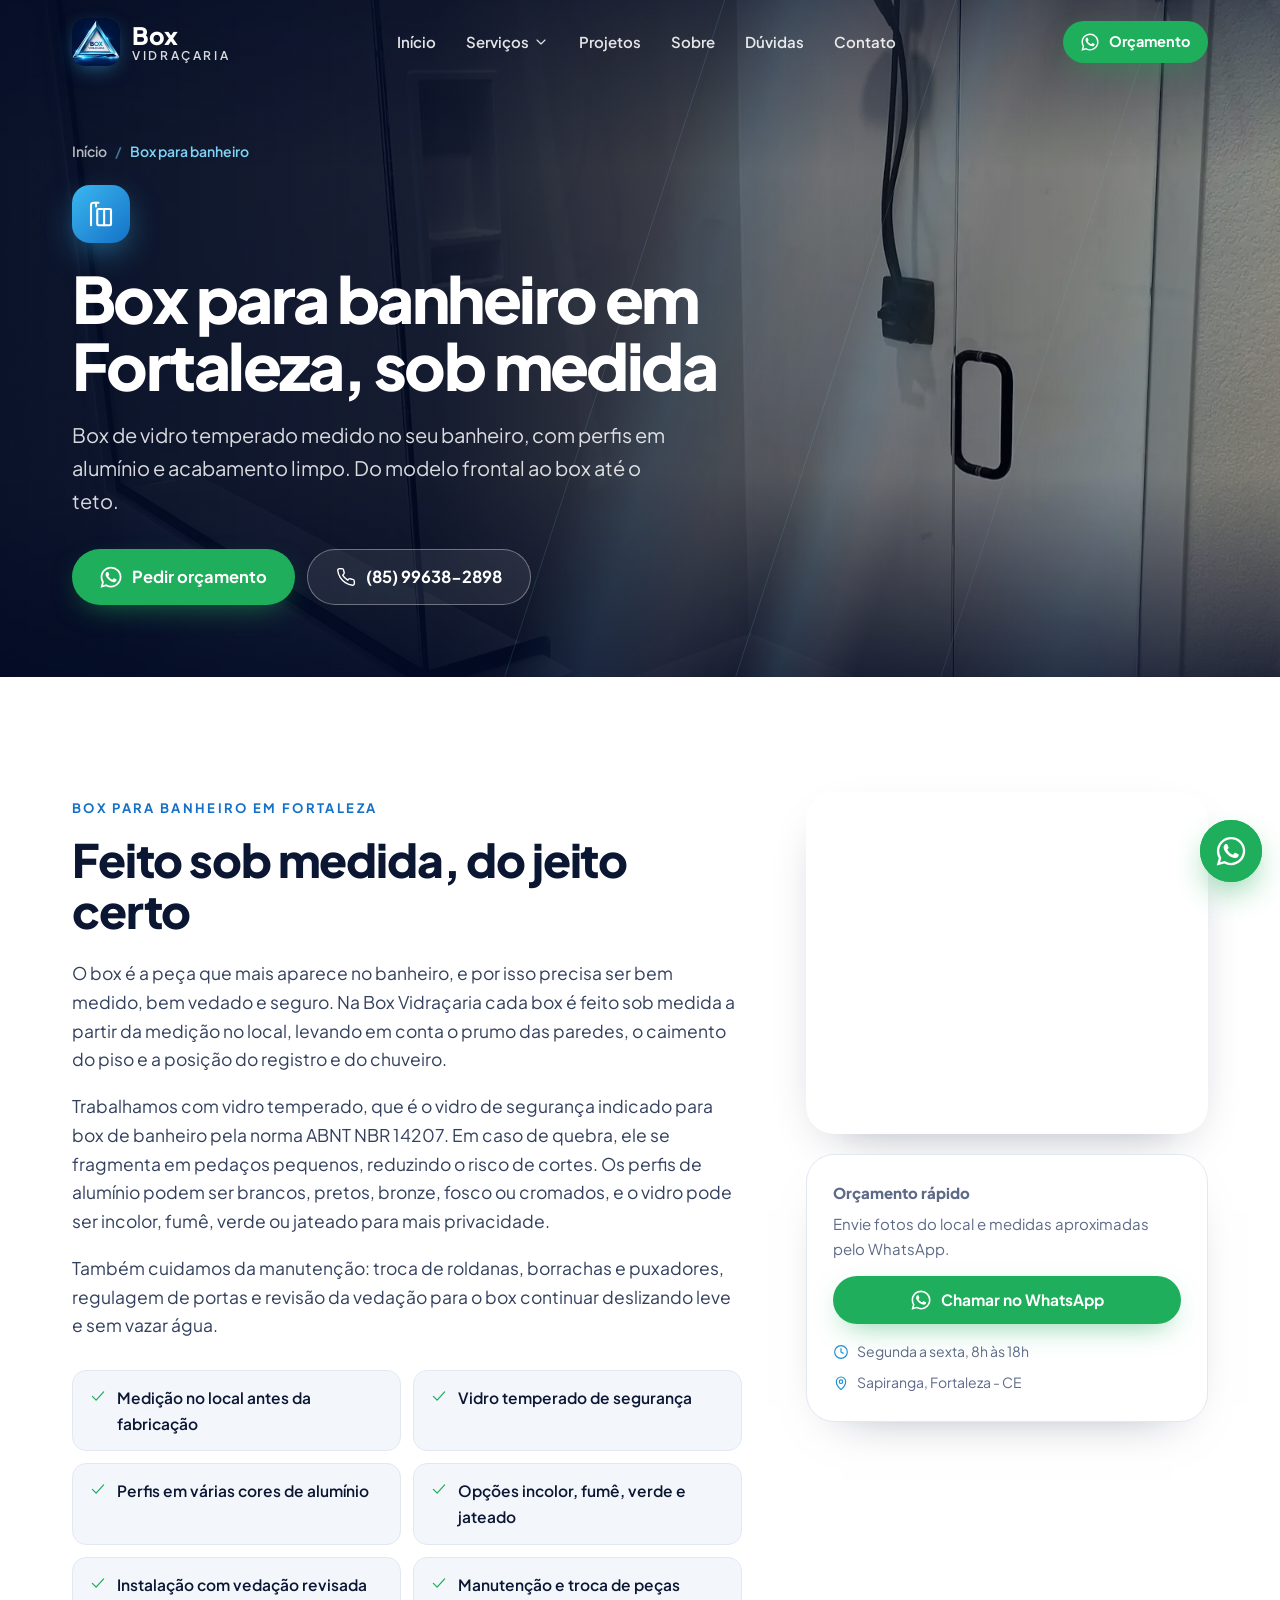
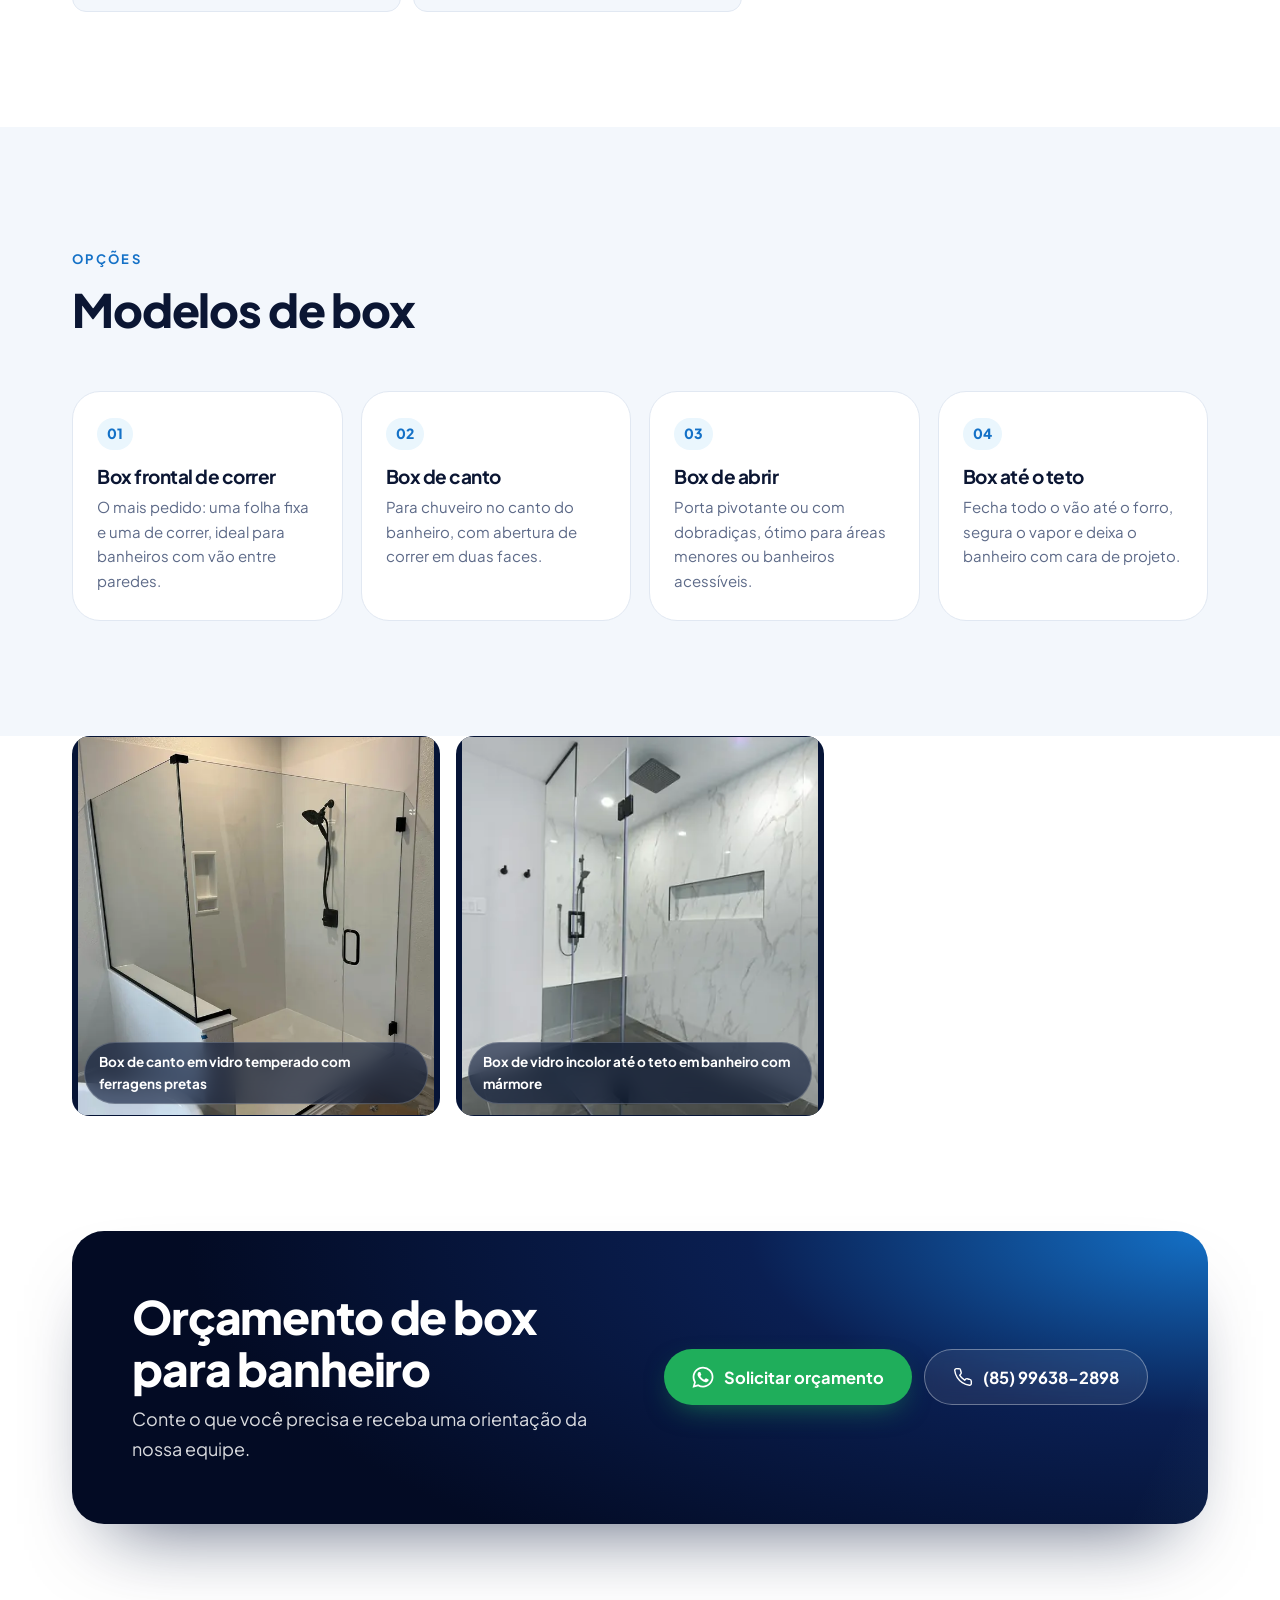
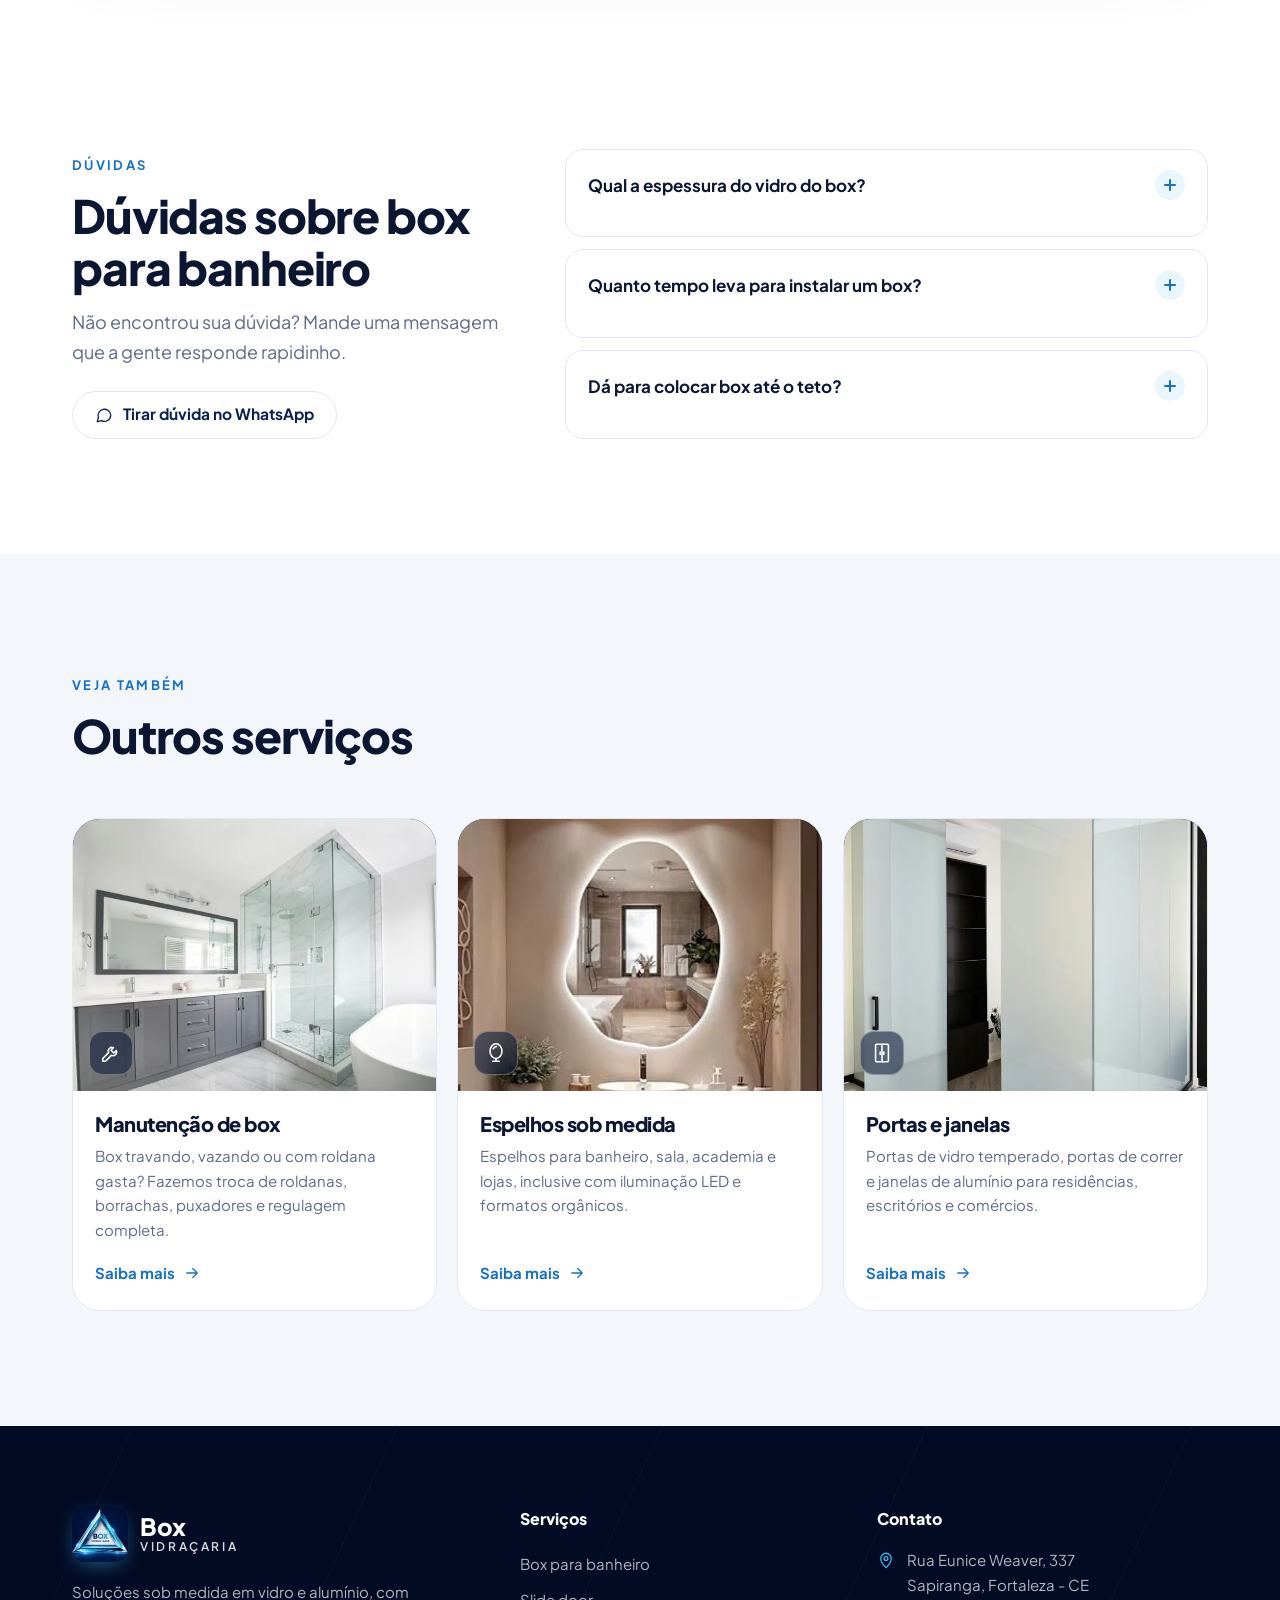
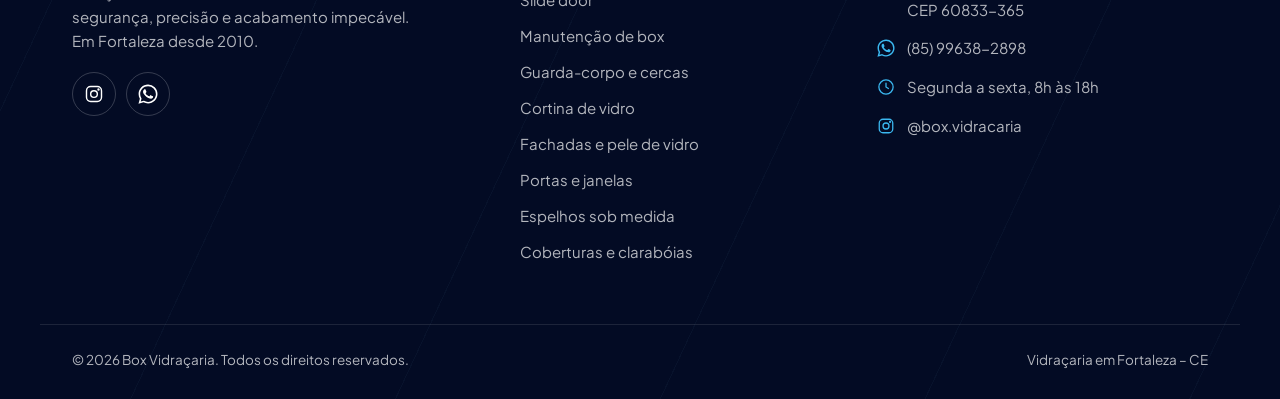
<file: box-para-banheiro/index.html>
<!doctype html>
<html lang="pt-BR">
<head>
<meta charset="utf-8">
<meta name="viewport" content="width=device-width, initial-scale=1, viewport-fit=cover">
<title>Box para Banheiro em Fortaleza | Vidro Temperado Sob Medida</title>
<meta name="description" content="Box para banheiro em Fortaleza feito sob medida em vidro temperado: frontal, de canto, de abrir e até o teto. Medição, fabricação e instalação. Peça orçamento.">
<link rel="canonical" href="https://boxvidracariafortaleza.com.br/box-para-banheiro/">
<meta name="robots" content="index, follow, max-image-preview:large">
<meta name="theme-color" content="#061436">
<meta name="geo.region" content="BR-CE">
<meta name="geo.placename" content="Fortaleza">
<meta property="og:type" content="website">
<meta property="og:locale" content="pt_BR">
<meta property="og:site_name" content="Box Vidraçaria">
<meta property="og:title" content="Box para Banheiro em Fortaleza | Vidro Temperado Sob Medida">
<meta property="og:description" content="Box para banheiro em Fortaleza feito sob medida em vidro temperado: frontal, de canto, de abrir e até o teto. Medição, fabricação e instalação. Peça orçamento.">
<meta property="og:url" content="https://boxvidracariafortaleza.com.br/box-para-banheiro/">
<meta property="og:image" content="https://boxvidracariafortaleza.com.br/assets/img/og-box-vidracaria.jpg">
<meta property="og:image:alt" content="Box Vidraçaria – vidraçaria em Fortaleza">
<meta name="twitter:card" content="summary_large_image">
<meta name="twitter:title" content="Box para Banheiro em Fortaleza | Vidro Temperado Sob Medida">
<meta name="twitter:description" content="Box para banheiro em Fortaleza feito sob medida em vidro temperado: frontal, de canto, de abrir e até o teto. Medição, fabricação e instalação. Peça orçamento.">
<meta name="twitter:image" content="https://boxvidracariafortaleza.com.br/assets/img/og-box-vidracaria.jpg">
<link rel="icon" href="../favicon.ico" sizes="any">
<link rel="icon" href="../favicon-32.png" type="image/png" sizes="32x32">
<link rel="apple-touch-icon" href="../apple-touch-icon.png">
<link rel="manifest" href="../site.webmanifest">
<link rel="preconnect" href="https://fonts.googleapis.com">
<link rel="preconnect" href="https://fonts.gstatic.com" crossorigin>
<link href="https://fonts.googleapis.com/css2?family=Plus+Jakarta+Sans:wght@400;500;600;700;800&display=swap" rel="stylesheet">
<link rel="stylesheet" href="../assets/css/styles.css?v=2026-11-12">
<script type="application/ld+json">{"@context":"https://schema.org","@type":"HomeAndConstructionBusiness","@id":"https://boxvidracariafortaleza.com.br/#empresa","name":"Box Vidraçaria","alternateName":"Box Vidraçaria Fortaleza","description":"Vidraçaria em Fortaleza desde 2010: box para banheiro, guarda-corpo, cortina de vidro, espelhos, portas, janelas, fachadas e pele de vidro sob medida.","url":"https://boxvidracariafortaleza.com.br/","logo":"https://boxvidracariafortaleza.com.br/logo.png","image":["https://boxvidracariafortaleza.com.br/assets/img/og-box-vidracaria.jpg","https://boxvidracariafortaleza.com.br/logo.png"],"telephone":"+5585996382898","priceRange":"$$","foundingDate":"2010","address":{"@type":"PostalAddress","streetAddress":"Rua Eunice Weaver, 337","addressLocality":"Fortaleza","addressRegion":"CE","postalCode":"60833-365","addressCountry":"BR"},"hasMap":"https://www.google.com/maps/search/?api=1&query=Rua+Eunice+Weaver+337+Sapiranga+Fortaleza+CE","areaServed":[{"@type":"City","name":"Fortaleza"},{"@type":"AdministrativeArea","name":"Região Metropolitana de Fortaleza"}],"openingHoursSpecification":[{"@type":"OpeningHoursSpecification","dayOfWeek":["Monday","Tuesday","Wednesday","Thursday","Friday"],"opens":"08:00","closes":"18:00"}],"sameAs":["https://www.instagram.com/box.vidracaria/"],"contactPoint":{"@type":"ContactPoint","telephone":"+5585996382898","contactType":"customer service","areaServed":"BR","availableLanguage":"Portuguese"},"hasOfferCatalog":{"@type":"OfferCatalog","name":"Serviços de vidraçaria","itemListElement":[{"@type":"Offer","itemOffered":{"@type":"Service","name":"Box para banheiro","url":"https://boxvidracariafortaleza.com.br/box-para-banheiro/"}},{"@type":"Offer","itemOffered":{"@type":"Service","name":"Slide door","url":"https://boxvidracariafortaleza.com.br/slide-door/"}},{"@type":"Offer","itemOffered":{"@type":"Service","name":"Manutenção de box","url":"https://boxvidracariafortaleza.com.br/manutencao-de-box/"}},{"@type":"Offer","itemOffered":{"@type":"Service","name":"Guarda-corpo e cercas","url":"https://boxvidracariafortaleza.com.br/guarda-corpo-de-vidro/"}},{"@type":"Offer","itemOffered":{"@type":"Service","name":"Cortina de vidro","url":"https://boxvidracariafortaleza.com.br/cortina-de-vidro/"}},{"@type":"Offer","itemOffered":{"@type":"Service","name":"Fachadas e pele de vidro","url":"https://boxvidracariafortaleza.com.br/fachada-pele-de-vidro/"}},{"@type":"Offer","itemOffered":{"@type":"Service","name":"Portas e janelas","url":"https://boxvidracariafortaleza.com.br/portas-e-janelas/"}},{"@type":"Offer","itemOffered":{"@type":"Service","name":"Espelhos sob medida","url":"https://boxvidracariafortaleza.com.br/espelhos-sob-medida/"}},{"@type":"Offer","itemOffered":{"@type":"Service","name":"Coberturas e clarabóias","url":"https://boxvidracariafortaleza.com.br/cobertura-de-vidro/"}}]}}</script>
<script type="application/ld+json">{"@context":"https://schema.org","@type":"Service","name":"Box para banheiro","serviceType":"Box para banheiro","description":"Box para banheiro em Fortaleza feito sob medida em vidro temperado: frontal, de canto, de abrir e até o teto. Medição, fabricação e instalação. Peça orçamento.","url":"https://boxvidracariafortaleza.com.br/box-para-banheiro/","provider":{"@id":"https://boxvidracariafortaleza.com.br/#empresa"},"areaServed":{"@type":"City","name":"Fortaleza"},"image":"https://boxvidracariafortaleza.com.br/assets/img/box-canto-1600.webp"}</script>
<script type="application/ld+json">{"@context":"https://schema.org","@type":"BreadcrumbList","itemListElement":[{"@type":"ListItem","position":1,"name":"Início","item":"https://boxvidracariafortaleza.com.br/"},{"@type":"ListItem","position":2,"name":"Box para banheiro","item":"https://boxvidracariafortaleza.com.br/box-para-banheiro/"}]}</script>
<script type="application/ld+json">{"@context":"https://schema.org","@type":"FAQPage","mainEntity":[{"@type":"Question","name":"Qual a espessura do vidro do box?","acceptedAnswer":{"@type":"Answer","text":"O padrão para box de correr é o vidro temperado de 8 mm, que oferece boa rigidez e segurança. O vidro é sempre definido na medição, conforme o modelo e o tamanho do vão."}},{"@type":"Question","name":"Quanto tempo leva para instalar um box?","acceptedAnswer":{"@type":"Answer","text":"Depois da medição, o vidro temperado é produzido sob medida. O prazo de entrega é informado no orçamento; a instalação em si costuma ser feita em poucas horas."}},{"@type":"Question","name":"Dá para colocar box até o teto?","acceptedAnswer":{"@type":"Answer","text":"Sim. O box até o teto fecha todo o vão, ajuda a manter o vapor no chuveiro e deixa o banheiro mais moderno. Avaliamos a altura e o forro na visita técnica."}}]}</script>
</head>
<body>
<a class="skip" href="#conteudo">Pular para o conteúdo</a>
<header class="site-header" data-header>
  <div class="container nav-wrap">
    <a class="brand" href="../" aria-label="Box Vidraçaria – página inicial">
      <img src="../assets/img/logo-96.webp" srcset="../assets/img/logo-96.webp 1x, ../assets/img/logo-192.webp 2x" width="48" height="48" alt="">
      <span class="brand-text"><strong>Box</strong><small>Vidraçaria</small></span>
    </a>
    <nav class="main-nav" aria-label="Navegação principal">
      <ul>
        <li><a href="../">Início</a></li>
        <li class="has-drop">
          <button type="button" class="drop-btn" aria-expanded="false" aria-controls="drop-servicos">Serviços <svg class="ico " width="16" height="16" viewBox="0 0 24 24" fill="none" stroke="currentColor" stroke-width="1.7" stroke-linecap="round" stroke-linejoin="round" aria-hidden="true" focusable="false"><path d="M6 9l6 6 6-6"/></svg></button>
          <div class="drop" id="drop-servicos"><ul><li><a href="../box-para-banheiro/"><svg class="ico " width="18" height="18" viewBox="0 0 24 24" fill="none" stroke="currentColor" stroke-width="1.7" stroke-linecap="round" stroke-linejoin="round" aria-hidden="true" focusable="false"><path d="M4 21V5a2 2 0 0 1 2-2h4"/><path d="M8 3v3"/><rect x="9" y="8" width="11" height="13" rx="1"/><path d="M14.5 8v13"/></svg><span>Box para banheiro</span></a></li><li><a href="../slide-door/"><svg class="ico " width="18" height="18" viewBox="0 0 24 24" fill="none" stroke="currentColor" stroke-width="1.7" stroke-linecap="round" stroke-linejoin="round" aria-hidden="true" focusable="false"><rect x="5" y="2.5" width="14" height="19" rx="1"/><path d="M12 2.5v19M10 11v2.5M14 11v2.5"/></svg><span>Slide door</span></a></li><li><a href="../manutencao-de-box/"><svg class="ico " width="18" height="18" viewBox="0 0 24 24" fill="none" stroke="currentColor" stroke-width="1.7" stroke-linecap="round" stroke-linejoin="round" aria-hidden="true" focusable="false"><path d="M14.7 6.3a4 4 0 0 0-5.3 5.3L3 18v3h3l6.4-6.4a4 4 0 0 0 5.3-5.3L15 12l-3-3z"/></svg><span>Manutenção de box</span></a></li><li><a href="../guarda-corpo-de-vidro/"><svg class="ico " width="18" height="18" viewBox="0 0 24 24" fill="none" stroke="currentColor" stroke-width="1.7" stroke-linecap="round" stroke-linejoin="round" aria-hidden="true" focusable="false"><path d="M2 7h20M3 7v13M21 7v13M2 20h20"/><path d="M7.5 9.5l3 8M13 9.5l3 8" opacity=".55"/></svg><span>Guarda-corpo e cercas</span></a></li><li><a href="../cortina-de-vidro/"><svg class="ico " width="18" height="18" viewBox="0 0 24 24" fill="none" stroke="currentColor" stroke-width="1.7" stroke-linecap="round" stroke-linejoin="round" aria-hidden="true" focusable="false"><path d="M2 4h20M3 20h18"/><path d="M5 4v16M10 4v16M15 4v16M20 4v16"/><path d="M6.5 9l2 2M11.5 9l2 2M16.5 9l2 2" opacity=".55"/></svg><span>Cortina de vidro</span></a></li><li><a href="../fachada-pele-de-vidro/"><svg class="ico " width="18" height="18" viewBox="0 0 24 24" fill="none" stroke="currentColor" stroke-width="1.7" stroke-linecap="round" stroke-linejoin="round" aria-hidden="true" focusable="false"><rect x="4" y="2.5" width="16" height="19" rx="1"/><path d="M4 8.8h16M4 15.2h16M9.3 2.5v19M14.7 2.5v19"/></svg><span>Fachadas e pele de vidro</span></a></li><li><a href="../portas-e-janelas/"><svg class="ico " width="18" height="18" viewBox="0 0 24 24" fill="none" stroke="currentColor" stroke-width="1.7" stroke-linecap="round" stroke-linejoin="round" aria-hidden="true" focusable="false"><rect x="5" y="2.5" width="14" height="19" rx="1"/><path d="M12 2.5v19M10 11v2.5M14 11v2.5"/></svg><span>Portas e janelas</span></a></li><li><a href="../espelhos-sob-medida/"><svg class="ico " width="18" height="18" viewBox="0 0 24 24" fill="none" stroke="currentColor" stroke-width="1.7" stroke-linecap="round" stroke-linejoin="round" aria-hidden="true" focusable="false"><ellipse cx="12" cy="10" rx="6.5" ry="8"/><path d="M9 7.5c.8-1.6 2-2.4 3.5-2.6M12 18v3M8.5 21h7"/></svg><span>Espelhos sob medida</span></a></li><li><a href="../cobertura-de-vidro/"><svg class="ico " width="18" height="18" viewBox="0 0 24 24" fill="none" stroke="currentColor" stroke-width="1.7" stroke-linecap="round" stroke-linejoin="round" aria-hidden="true" focusable="false"><path d="M2 13L12 4l10 9"/><path d="M5.5 10v10h13V10"/><path d="M8.5 8.2l3.5 3.3 3.5-3.3" opacity=".55"/></svg><span>Coberturas e clarabóias</span></a></li></ul></div>
        </li>
        <li><a href="../#projetos">Projetos</a></li>
        <li><a href="../#sobre">Sobre</a></li>
        <li><a href="../#duvidas">Dúvidas</a></li>
        <li><a href="../#contato">Contato</a></li>
      </ul>
    </nav>
    <div class="nav-actions">
      <a class="btn btn-wa btn-sm hide-sm" href="https://wa.me/5585996382898?text=Ol%C3%A1%21%20Vim%20pelo%20site%20e%20gostaria%20de%20um%20or%C3%A7amento." target="_blank" rel="noopener"><svg class="ico " width="18" height="18" viewBox="0 0 24 24" fill="currentColor" aria-hidden="true" focusable="false"><path d="M17.47 14.38c-.3-.15-1.75-.86-2.02-.96-.27-.1-.47-.15-.66.15-.2.3-.76.96-.93 1.16-.17.2-.34.22-.64.07-.3-.15-1.25-.46-2.38-1.47-.88-.79-1.47-1.76-1.65-2.06-.17-.3-.02-.46.13-.6.13-.14.3-.35.45-.52.15-.17.2-.3.3-.5.1-.2.05-.37-.02-.52-.08-.15-.67-1.6-.92-2.2-.24-.58-.49-.5-.67-.5h-.57c-.2 0-.52.07-.79.37-.27.3-1.04 1.02-1.04 2.48 0 1.46 1.07 2.88 1.21 3.08.15.2 2.1 3.2 5.08 4.49.71.31 1.26.49 1.7.63.71.23 1.36.2 1.87.12.57-.09 1.75-.72 2-1.41.25-.69.25-1.29.17-1.41-.07-.12-.27-.2-.57-.35zM12.04 21.5h-.01a9.4 9.4 0 0 1-4.8-1.31l-.34-.2-3.57.94.95-3.48-.22-.36a9.41 9.41 0 0 1-1.44-5.02c0-5.2 4.23-9.43 9.44-9.43a9.37 9.37 0 0 1 6.67 2.77 9.37 9.37 0 0 1 2.76 6.67c0 5.2-4.24 9.42-9.44 9.42zm8.03-17.46A11.27 11.27 0 0 0 12.04.72C5.79.72.7 5.8.7 12.06c0 2 .52 3.95 1.52 5.67L.6 23.6l6.02-1.58a11.33 11.33 0 0 0 5.42 1.38h.01c6.25 0 11.34-5.09 11.34-11.34 0-3.03-1.18-5.88-3.32-8.02z"/></svg><span>Orçamento</span></a>
      <button class="menu-btn" type="button" aria-expanded="false" aria-controls="menu-movel" aria-label="Abrir menu" data-menu-btn>
        <span class="menu-ico"><svg class="ico " width="22" height="22" viewBox="0 0 24 24" fill="none" stroke="currentColor" stroke-width="1.7" stroke-linecap="round" stroke-linejoin="round" aria-hidden="true" focusable="false"><path d="M4 7h16M4 12h16M4 17h16"/></svg></span><span class="close-ico"><svg class="ico " width="22" height="22" viewBox="0 0 24 24" fill="none" stroke="currentColor" stroke-width="1.7" stroke-linecap="round" stroke-linejoin="round" aria-hidden="true" focusable="false"><path d="M6 6l12 12M18 6L6 18"/></svg></span>
      </button>
    </div>
  </div>
  <div class="mobile-menu" id="menu-movel" data-menu hidden>
    <div class="container">
      <p class="mm-label">Serviços</p>
      <ul class="mm-services"><li><a href="../box-para-banheiro/">Box para banheiro</a></li><li><a href="../slide-door/">Slide door</a></li><li><a href="../manutencao-de-box/">Manutenção de box</a></li><li><a href="../guarda-corpo-de-vidro/">Guarda-corpo e cercas</a></li><li><a href="../cortina-de-vidro/">Cortina de vidro</a></li><li><a href="../fachada-pele-de-vidro/">Fachadas e pele de vidro</a></li><li><a href="../portas-e-janelas/">Portas e janelas</a></li><li><a href="../espelhos-sob-medida/">Espelhos sob medida</a></li><li><a href="../cobertura-de-vidro/">Coberturas e clarabóias</a></li></ul>
      <ul class="mm-main">
        <li><a href="../">Início</a></li>
        <li><a href="../#projetos">Projetos</a></li>
        <li><a href="../#sobre">Sobre</a></li>
        <li><a href="../#duvidas">Dúvidas</a></li>
        <li><a href="../#contato">Contato</a></li>
      </ul>
      <a class="btn btn-wa btn-block" href="https://wa.me/5585996382898?text=Ol%C3%A1%21%20Vim%20pelo%20site%20e%20gostaria%20de%20um%20or%C3%A7amento." target="_blank" rel="noopener"><svg class="ico " width="20" height="20" viewBox="0 0 24 24" fill="currentColor" aria-hidden="true" focusable="false"><path d="M17.47 14.38c-.3-.15-1.75-.86-2.02-.96-.27-.1-.47-.15-.66.15-.2.3-.76.96-.93 1.16-.17.2-.34.22-.64.07-.3-.15-1.25-.46-2.38-1.47-.88-.79-1.47-1.76-1.65-2.06-.17-.3-.02-.46.13-.6.13-.14.3-.35.45-.52.15-.17.2-.3.3-.5.1-.2.05-.37-.02-.52-.08-.15-.67-1.6-.92-2.2-.24-.58-.49-.5-.67-.5h-.57c-.2 0-.52.07-.79.37-.27.3-1.04 1.02-1.04 2.48 0 1.46 1.07 2.88 1.21 3.08.15.2 2.1 3.2 5.08 4.49.71.31 1.26.49 1.7.63.71.23 1.36.2 1.87.12.57-.09 1.75-.72 2-1.41.25-.69.25-1.29.17-1.41-.07-.12-.27-.2-.57-.35zM12.04 21.5h-.01a9.4 9.4 0 0 1-4.8-1.31l-.34-.2-3.57.94.95-3.48-.22-.36a9.41 9.41 0 0 1-1.44-5.02c0-5.2 4.23-9.43 9.44-9.43a9.37 9.37 0 0 1 6.67 2.77 9.37 9.37 0 0 1 2.76 6.67c0 5.2-4.24 9.42-9.44 9.42zm8.03-17.46A11.27 11.27 0 0 0 12.04.72C5.79.72.7 5.8.7 12.06c0 2 .52 3.95 1.52 5.67L.6 23.6l6.02-1.58a11.33 11.33 0 0 0 5.42 1.38h.01c6.25 0 11.34-5.09 11.34-11.34 0-3.03-1.18-5.88-3.32-8.02z"/></svg><span>Pedir orçamento no WhatsApp</span></a>
      <a class="mm-phone" href="tel:+5585996382898"><svg class="ico " width="18" height="18" viewBox="0 0 24 24" fill="none" stroke="currentColor" stroke-width="1.7" stroke-linecap="round" stroke-linejoin="round" aria-hidden="true" focusable="false"><path d="M22 16.9v3a2 2 0 0 1-2.2 2 19.8 19.8 0 0 1-8.6-3.1 19.5 19.5 0 0 1-6-6A19.8 19.8 0 0 1 2.1 4.2 2 2 0 0 1 4.1 2h3a2 2 0 0 1 2 1.7c.1.9.4 1.8.7 2.7a2 2 0 0 1-.5 2.1L8 9.8a16 16 0 0 0 6 6l1.3-1.3a2 2 0 0 1 2.1-.4c.9.3 1.8.6 2.7.7a2 2 0 0 1 1.7 2z"/></svg> (85) 99638-2898</a>
    </div>
  </div>
</header>

<main id="conteudo">
<section class="page-hero" aria-labelledby="page-title">
  <div class="page-hero-bg" aria-hidden="true"><img src="../assets/img/box-canto-1600.webp" srcset="../assets/img/box-canto-640.webp 640w, ../assets/img/box-canto-1024.webp 1024w, ../assets/img/box-canto-1600.webp 1600w" sizes="100vw" width="1600" height="2133" alt="" fetchpriority="high"></div>
  <div class="hero-shade" aria-hidden="true"></div>
  <div class="hero-glass" aria-hidden="true"><span></span><span></span><span></span></div>
  <div class="container page-hero-inner">
    <nav class="crumbs hero-in" style="--i:0" aria-label="Você está em">
      <ol><li><a href="../">Início</a></li><li aria-current="page">Box para banheiro</li></ol>
    </nav>
    <span class="page-ico hero-in" style="--i:1"><svg class="ico " width="30" height="30" viewBox="0 0 24 24" fill="none" stroke="currentColor" stroke-width="1.7" stroke-linecap="round" stroke-linejoin="round" aria-hidden="true" focusable="false"><path d="M4 21V5a2 2 0 0 1 2-2h4"/><path d="M8 3v3"/><rect x="9" y="8" width="11" height="13" rx="1"/><path d="M14.5 8v13"/></svg></span>
    <h1 id="page-title" class="page-title hero-in" style="--i:2">Box para banheiro em Fortaleza, sob medida</h1>
    <p class="hero-lead hero-in" style="--i:3">Box de vidro temperado medido no seu banheiro, com perfis em alumínio e acabamento limpo. Do modelo frontal ao box até o teto.</p>
    <div class="hero-ctas hero-in" style="--i:4">
      <a class="btn btn-wa btn-lg" href="https://wa.me/5585996382898?text=Ol%C3%A1%21%20Vim%20pelo%20site%20e%20gostaria%20de%20um%20or%C3%A7amento%20de%20box%20para%20banheiro." target="_blank" rel="noopener"><svg class="ico " width="22" height="22" viewBox="0 0 24 24" fill="currentColor" aria-hidden="true" focusable="false"><path d="M17.47 14.38c-.3-.15-1.75-.86-2.02-.96-.27-.1-.47-.15-.66.15-.2.3-.76.96-.93 1.16-.17.2-.34.22-.64.07-.3-.15-1.25-.46-2.38-1.47-.88-.79-1.47-1.76-1.65-2.06-.17-.3-.02-.46.13-.6.13-.14.3-.35.45-.52.15-.17.2-.3.3-.5.1-.2.05-.37-.02-.52-.08-.15-.67-1.6-.92-2.2-.24-.58-.49-.5-.67-.5h-.57c-.2 0-.52.07-.79.37-.27.3-1.04 1.02-1.04 2.48 0 1.46 1.07 2.88 1.21 3.08.15.2 2.1 3.2 5.08 4.49.71.31 1.26.49 1.7.63.71.23 1.36.2 1.87.12.57-.09 1.75-.72 2-1.41.25-.69.25-1.29.17-1.41-.07-.12-.27-.2-.57-.35zM12.04 21.5h-.01a9.4 9.4 0 0 1-4.8-1.31l-.34-.2-3.57.94.95-3.48-.22-.36a9.41 9.41 0 0 1-1.44-5.02c0-5.2 4.23-9.43 9.44-9.43a9.37 9.37 0 0 1 6.67 2.77 9.37 9.37 0 0 1 2.76 6.67c0 5.2-4.24 9.42-9.44 9.42zm8.03-17.46A11.27 11.27 0 0 0 12.04.72C5.79.72.7 5.8.7 12.06c0 2 .52 3.95 1.52 5.67L.6 23.6l6.02-1.58a11.33 11.33 0 0 0 5.42 1.38h.01c6.25 0 11.34-5.09 11.34-11.34 0-3.03-1.18-5.88-3.32-8.02z"/></svg><span>Pedir orçamento</span></a>
      <a class="btn btn-ghost-light btn-lg" href="tel:+5585996382898"><svg class="ico " width="20" height="20" viewBox="0 0 24 24" fill="none" stroke="currentColor" stroke-width="1.7" stroke-linecap="round" stroke-linejoin="round" aria-hidden="true" focusable="false"><path d="M22 16.9v3a2 2 0 0 1-2.2 2 19.8 19.8 0 0 1-8.6-3.1 19.5 19.5 0 0 1-6-6A19.8 19.8 0 0 1 2.1 4.2 2 2 0 0 1 4.1 2h3a2 2 0 0 1 2 1.7c.1.9.4 1.8.7 2.7a2 2 0 0 1-.5 2.1L8 9.8a16 16 0 0 0 6 6l1.3-1.3a2 2 0 0 1 2.1-.4c.9.3 1.8.6 2.7.7a2 2 0 0 1 1.7 2z"/></svg><span>(85) 99638-2898</span></a>
    </div>
  </div>
</section>

<section class="section" aria-labelledby="intro-title">
  <div class="container svc-grid">
    <div class="svc-copy">
      <p class="eyebrow" data-reveal>Box para banheiro em Fortaleza</p>
      <h2 id="intro-title" class="h2" data-reveal>Feito sob medida, do jeito certo</h2>
      <div class="prose" data-reveal><p>O box é a peça que mais aparece no banheiro, e por isso precisa ser bem medido, bem vedado e seguro. Na Box Vidraçaria cada box é feito sob medida a partir da medição no local, levando em conta o prumo das paredes, o caimento do piso e a posição do registro e do chuveiro.</p><p>Trabalhamos com vidro temperado, que é o vidro de segurança indicado para box de banheiro pela norma ABNT NBR 14207. Em caso de quebra, ele se fragmenta em pedaços pequenos, reduzindo o risco de cortes. Os perfis de alumínio podem ser brancos, pretos, bronze, fosco ou cromados, e o vidro pode ser incolor, fumê, verde ou jateado para mais privacidade.</p><p>Também cuidamos da manutenção: troca de roldanas, borrachas e puxadores, regulagem de portas e revisão da vedação para o box continuar deslizando leve e sem vazar água.</p></div>
      <ul class="benefits" data-reveal><li><svg class="ico " width="18" height="18" viewBox="0 0 24 24" fill="none" stroke="currentColor" stroke-width="1.7" stroke-linecap="round" stroke-linejoin="round" aria-hidden="true" focusable="false"><path d="M4.5 12.5l5 5 10-11"/></svg><span>Medição no local antes da fabricação</span></li><li><svg class="ico " width="18" height="18" viewBox="0 0 24 24" fill="none" stroke="currentColor" stroke-width="1.7" stroke-linecap="round" stroke-linejoin="round" aria-hidden="true" focusable="false"><path d="M4.5 12.5l5 5 10-11"/></svg><span>Vidro temperado de segurança</span></li><li><svg class="ico " width="18" height="18" viewBox="0 0 24 24" fill="none" stroke="currentColor" stroke-width="1.7" stroke-linecap="round" stroke-linejoin="round" aria-hidden="true" focusable="false"><path d="M4.5 12.5l5 5 10-11"/></svg><span>Perfis em várias cores de alumínio</span></li><li><svg class="ico " width="18" height="18" viewBox="0 0 24 24" fill="none" stroke="currentColor" stroke-width="1.7" stroke-linecap="round" stroke-linejoin="round" aria-hidden="true" focusable="false"><path d="M4.5 12.5l5 5 10-11"/></svg><span>Opções incolor, fumê, verde e jateado</span></li><li><svg class="ico " width="18" height="18" viewBox="0 0 24 24" fill="none" stroke="currentColor" stroke-width="1.7" stroke-linecap="round" stroke-linejoin="round" aria-hidden="true" focusable="false"><path d="M4.5 12.5l5 5 10-11"/></svg><span>Instalação com vedação revisada</span></li><li><svg class="ico " width="18" height="18" viewBox="0 0 24 24" fill="none" stroke="currentColor" stroke-width="1.7" stroke-linecap="round" stroke-linejoin="round" aria-hidden="true" focusable="false"><path d="M4.5 12.5l5 5 10-11"/></svg><span>Manutenção e troca de peças</span></li></ul>
    </div>
    <aside class="svc-side">
      <div class="svc-photo" data-reveal><img src="../assets/img/box-canto-1600.webp" srcset="../assets/img/box-canto-640.webp 640w, ../assets/img/box-canto-1024.webp 1024w, ../assets/img/box-canto-1600.webp 1600w" sizes="(min-width: 1000px) 38vw, 100vw" width="1600" height="2133" alt="Box de canto em vidro temperado com ferragens pretas" loading="lazy" decoding="async"></div>
      <div class="side-card" data-reveal>
        <p class="side-title">Orçamento rápido</p>
        <p>Envie fotos do local e medidas aproximadas pelo WhatsApp.</p>
        <a class="btn btn-wa btn-block" href="https://wa.me/5585996382898?text=Ol%C3%A1%21%20Vim%20pelo%20site%20e%20gostaria%20de%20um%20or%C3%A7amento%20de%20box%20para%20banheiro." target="_blank" rel="noopener"><svg class="ico " width="20" height="20" viewBox="0 0 24 24" fill="currentColor" aria-hidden="true" focusable="false"><path d="M17.47 14.38c-.3-.15-1.75-.86-2.02-.96-.27-.1-.47-.15-.66.15-.2.3-.76.96-.93 1.16-.17.2-.34.22-.64.07-.3-.15-1.25-.46-2.38-1.47-.88-.79-1.47-1.76-1.65-2.06-.17-.3-.02-.46.13-.6.13-.14.3-.35.45-.52.15-.17.2-.3.3-.5.1-.2.05-.37-.02-.52-.08-.15-.67-1.6-.92-2.2-.24-.58-.49-.5-.67-.5h-.57c-.2 0-.52.07-.79.37-.27.3-1.04 1.02-1.04 2.48 0 1.46 1.07 2.88 1.21 3.08.15.2 2.1 3.2 5.08 4.49.71.31 1.26.49 1.7.63.71.23 1.36.2 1.87.12.57-.09 1.75-.72 2-1.41.25-.69.25-1.29.17-1.41-.07-.12-.27-.2-.57-.35zM12.04 21.5h-.01a9.4 9.4 0 0 1-4.8-1.31l-.34-.2-3.57.94.95-3.48-.22-.36a9.41 9.41 0 0 1-1.44-5.02c0-5.2 4.23-9.43 9.44-9.43a9.37 9.37 0 0 1 6.67 2.77 9.37 9.37 0 0 1 2.76 6.67c0 5.2-4.24 9.42-9.44 9.42zm8.03-17.46A11.27 11.27 0 0 0 12.04.72C5.79.72.7 5.8.7 12.06c0 2 .52 3.95 1.52 5.67L.6 23.6l6.02-1.58a11.33 11.33 0 0 0 5.42 1.38h.01c6.25 0 11.34-5.09 11.34-11.34 0-3.03-1.18-5.88-3.32-8.02z"/></svg><span>Chamar no WhatsApp</span></a>
        <ul class="side-info">
          <li><svg class="ico " width="16" height="16" viewBox="0 0 24 24" fill="none" stroke="currentColor" stroke-width="1.7" stroke-linecap="round" stroke-linejoin="round" aria-hidden="true" focusable="false"><circle cx="12" cy="12" r="9.5"/><path d="M12 7v5l3.2 2"/></svg> Segunda a sexta, 8h às 18h</li>
          <li><svg class="ico " width="16" height="16" viewBox="0 0 24 24" fill="none" stroke="currentColor" stroke-width="1.7" stroke-linecap="round" stroke-linejoin="round" aria-hidden="true" focusable="false"><path d="M12 22s7-6.2 7-12a7 7 0 1 0-14 0c0 5.8 7 12 7 12z"/><circle cx="12" cy="10" r="2.6"/></svg> Sapiranga, Fortaleza - CE</li>
        </ul>
      </div>
    </aside>
  </div>
</section>

<section class="section soft" aria-labelledby="opt-title">
  <div class="container">
    <div class="section-head" data-reveal>
      <p class="eyebrow">Opções</p>
      <h2 id="opt-title" class="h2">Modelos de box</h2>
    </div>
    <ol class="opts">
          <li class="opt" data-reveal style="--d:0ms"><span class="opt-n">01</span><h3>Box frontal de correr</h3><p>O mais pedido: uma folha fixa e uma de correr, ideal para banheiros com vão entre paredes.</p></li>
          <li class="opt" data-reveal style="--d:70ms"><span class="opt-n">02</span><h3>Box de canto</h3><p>Para chuveiro no canto do banheiro, com abertura de correr em duas faces.</p></li>
          <li class="opt" data-reveal style="--d:140ms"><span class="opt-n">03</span><h3>Box de abrir</h3><p>Porta pivotante ou com dobradiças, ótimo para áreas menores ou banheiros acessíveis.</p></li>
          <li class="opt" data-reveal style="--d:210ms"><span class="opt-n">04</span><h3>Box até o teto</h3><p>Fecha todo o vão até o forro, segura o vapor e deixa o banheiro com cara de projeto.</p></li>
    </ol>
  </div>
</section>

<section class="section pt-0" aria-label="Fotos de box para banheiro">
  <div class="container">
    <div class="gallery gallery-sm">
          <figure class="g-item" data-reveal style="--d:0ms">
            <button type="button" class="g-btn" data-lb data-cap="Box de canto em vidro temperado com ferragens pretas" aria-label="Ampliar foto: Box de canto em vidro temperado com ferragens pretas"><img src="../assets/img/box-canto-1600.webp" srcset="../assets/img/box-canto-640.webp 640w, ../assets/img/box-canto-1024.webp 1024w, ../assets/img/box-canto-1600.webp 1600w" sizes="(min-width: 900px) 33vw, 100vw" width="1600" height="2133" alt="Box de canto em vidro temperado com ferragens pretas" loading="lazy" decoding="async"></button>
            <figcaption>Box de canto em vidro temperado com ferragens pretas</figcaption>
          </figure>
          <figure class="g-item" data-reveal style="--d:80ms">
            <button type="button" class="g-btn" data-lb data-cap="Box de vidro incolor até o teto em banheiro com mármore" aria-label="Ampliar foto: Box de vidro incolor até o teto em banheiro com mármore"><img src="../assets/img/box-frontal-1600.webp" srcset="../assets/img/box-frontal-640.webp 640w, ../assets/img/box-frontal-1024.webp 1024w, ../assets/img/box-frontal-1600.webp 1600w" sizes="(min-width: 900px) 33vw, 100vw" width="1600" height="1067" alt="Box de vidro incolor até o teto em banheiro com mármore" loading="lazy" decoding="async"></button>
            <figcaption>Box de vidro incolor até o teto em banheiro com mármore</figcaption>
          </figure>
    </div>
  </div>
</section>

<section class="cta-band" aria-label="Solicitar orçamento">
  <div class="container">
    <div class="cta-card" data-reveal>
      <div class="cta-shine" aria-hidden="true"></div>
      <div>
        <h2 class="h2">Orçamento de box para banheiro</h2>
        <p>Conte o que você precisa e receba uma orientação da nossa equipe.</p>
      </div>
      <div class="cta-actions">
        <a class="btn btn-wa btn-lg" href="https://wa.me/5585996382898?text=Ol%C3%A1%21%20Vim%20pelo%20site%20e%20gostaria%20de%20um%20or%C3%A7amento%20de%20box%20para%20banheiro." target="_blank" rel="noopener"><svg class="ico " width="22" height="22" viewBox="0 0 24 24" fill="currentColor" aria-hidden="true" focusable="false"><path d="M17.47 14.38c-.3-.15-1.75-.86-2.02-.96-.27-.1-.47-.15-.66.15-.2.3-.76.96-.93 1.16-.17.2-.34.22-.64.07-.3-.15-1.25-.46-2.38-1.47-.88-.79-1.47-1.76-1.65-2.06-.17-.3-.02-.46.13-.6.13-.14.3-.35.45-.52.15-.17.2-.3.3-.5.1-.2.05-.37-.02-.52-.08-.15-.67-1.6-.92-2.2-.24-.58-.49-.5-.67-.5h-.57c-.2 0-.52.07-.79.37-.27.3-1.04 1.02-1.04 2.48 0 1.46 1.07 2.88 1.21 3.08.15.2 2.1 3.2 5.08 4.49.71.31 1.26.49 1.7.63.71.23 1.36.2 1.87.12.57-.09 1.75-.72 2-1.41.25-.69.25-1.29.17-1.41-.07-.12-.27-.2-.57-.35zM12.04 21.5h-.01a9.4 9.4 0 0 1-4.8-1.31l-.34-.2-3.57.94.95-3.48-.22-.36a9.41 9.41 0 0 1-1.44-5.02c0-5.2 4.23-9.43 9.44-9.43a9.37 9.37 0 0 1 6.67 2.77 9.37 9.37 0 0 1 2.76 6.67c0 5.2-4.24 9.42-9.44 9.42zm8.03-17.46A11.27 11.27 0 0 0 12.04.72C5.79.72.7 5.8.7 12.06c0 2 .52 3.95 1.52 5.67L.6 23.6l6.02-1.58a11.33 11.33 0 0 0 5.42 1.38h.01c6.25 0 11.34-5.09 11.34-11.34 0-3.03-1.18-5.88-3.32-8.02z"/></svg><span>Solicitar orçamento</span></a>
        <a class="btn btn-ghost-light btn-lg" href="tel:+5585996382898"><svg class="ico " width="20" height="20" viewBox="0 0 24 24" fill="none" stroke="currentColor" stroke-width="1.7" stroke-linecap="round" stroke-linejoin="round" aria-hidden="true" focusable="false"><path d="M22 16.9v3a2 2 0 0 1-2.2 2 19.8 19.8 0 0 1-8.6-3.1 19.5 19.5 0 0 1-6-6A19.8 19.8 0 0 1 2.1 4.2 2 2 0 0 1 4.1 2h3a2 2 0 0 1 2 1.7c.1.9.4 1.8.7 2.7a2 2 0 0 1-.5 2.1L8 9.8a16 16 0 0 0 6 6l1.3-1.3a2 2 0 0 1 2.1-.4c.9.3 1.8.6 2.7.7a2 2 0 0 1 1.7 2z"/></svg><span>(85) 99638-2898</span></a>
      </div>
    </div>
  </div>
</section>


<section class="section faq" id="duvidas" aria-labelledby="faq-title">
  <div class="container faq-grid">
    <div class="faq-head" data-reveal>
      <p class="eyebrow">Dúvidas</p>
      <h2 id="faq-title" class="h2">Dúvidas sobre box para banheiro</h2>
      <p class="lead-sm">Não encontrou sua dúvida? Mande uma mensagem que a gente responde rapidinho.</p>
      <a class="btn btn-outline" href="https://wa.me/5585996382898?text=Ol%C3%A1%21%20Tenho%20uma%20d%C3%BAvida%20sobre%20os%20servi%C3%A7os%20da%20Box%20Vidra%C3%A7aria." target="_blank" rel="noopener"><svg class="ico " width="18" height="18" viewBox="0 0 24 24" fill="none" stroke="currentColor" stroke-width="1.7" stroke-linecap="round" stroke-linejoin="round" aria-hidden="true" focusable="false"><path d="M21 12a8.5 8.5 0 0 1-12.6 7.5L3 21l1.5-5.4A8.5 8.5 0 1 1 21 12z"/></svg><span>Tirar dúvida no WhatsApp</span></a>
    </div>
    <div class="faq-list">
      <details class="faq-item" data-reveal>
        <summary><span>Qual a espessura do vidro do box?</span><span class="faq-plus" aria-hidden="true"></span></summary>
        <div class="faq-a"><p>O padrão para box de correr é o vidro temperado de 8 mm, que oferece boa rigidez e segurança. O vidro é sempre definido na medição, conforme o modelo e o tamanho do vão.</p></div>
      </details>
      <details class="faq-item" data-reveal>
        <summary><span>Quanto tempo leva para instalar um box?</span><span class="faq-plus" aria-hidden="true"></span></summary>
        <div class="faq-a"><p>Depois da medição, o vidro temperado é produzido sob medida. O prazo de entrega é informado no orçamento; a instalação em si costuma ser feita em poucas horas.</p></div>
      </details>
      <details class="faq-item" data-reveal>
        <summary><span>Dá para colocar box até o teto?</span><span class="faq-plus" aria-hidden="true"></span></summary>
        <div class="faq-a"><p>Sim. O box até o teto fecha todo o vão, ajuda a manter o vapor no chuveiro e deixa o banheiro mais moderno. Avaliamos a altura e o forro na visita técnica.</p></div>
      </details>
    </div>
  </div>
</section>

<section class="section soft" aria-labelledby="rel-title">
  <div class="container">
    <div class="section-head" data-reveal>
      <p class="eyebrow">Veja também</p>
      <h2 id="rel-title" class="h2">Outros serviços</h2>
    </div>
    <div class="services-grid three">
      <a class="service-card" href="../manutencao-de-box/" data-reveal style="--d:0ms">
        <div class="sc-media"><img src="../assets/img/box-manutencao-1600.webp" srcset="../assets/img/box-manutencao-640.webp 640w, ../assets/img/box-manutencao-1024.webp 1024w, ../assets/img/box-manutencao-1600.webp 1600w" sizes="(min-width: 1100px) 25vw, (min-width: 640px) 50vw, 100vw" width="1600" height="1067" alt="Manutenção de box – Box Vidraçaria Fortaleza" loading="lazy" decoding="async"><span class="sc-ico"><svg class="ico " width="22" height="22" viewBox="0 0 24 24" fill="none" stroke="currentColor" stroke-width="1.7" stroke-linecap="round" stroke-linejoin="round" aria-hidden="true" focusable="false"><path d="M14.7 6.3a4 4 0 0 0-5.3 5.3L3 18v3h3l6.4-6.4a4 4 0 0 0 5.3-5.3L15 12l-3-3z"/></svg></span></div>
        <div class="sc-body">
          <h3>Manutenção de box</h3>
          <p>Box travando, vazando ou com roldana gasta? Fazemos troca de roldanas, borrachas, puxadores e regulagem completa.</p>
          <span class="sc-link">Saiba mais <svg class="ico " width="18" height="18" viewBox="0 0 24 24" fill="none" stroke="currentColor" stroke-width="1.7" stroke-linecap="round" stroke-linejoin="round" aria-hidden="true" focusable="false"><path d="M5 12h14M13 6l6 6-6 6"/></svg></span>
        </div>
      </a>
      <a class="service-card" href="../espelhos-sob-medida/" data-reveal style="--d:70ms">
        <div class="sc-media"><img src="../assets/img/espelho-led-350.webp" srcset="../assets/img/espelho-led-350.webp 350w" sizes="(min-width: 1100px) 25vw, (min-width: 640px) 50vw, 100vw" width="350" height="350" alt="Espelhos sob medida – Box Vidraçaria Fortaleza" loading="lazy" decoding="async"><span class="sc-ico"><svg class="ico " width="22" height="22" viewBox="0 0 24 24" fill="none" stroke="currentColor" stroke-width="1.7" stroke-linecap="round" stroke-linejoin="round" aria-hidden="true" focusable="false"><ellipse cx="12" cy="10" rx="6.5" ry="8"/><path d="M9 7.5c.8-1.6 2-2.4 3.5-2.6M12 18v3M8.5 21h7"/></svg></span></div>
        <div class="sc-body">
          <h3>Espelhos sob medida</h3>
          <p>Espelhos para banheiro, sala, academia e lojas, inclusive com iluminação LED e formatos orgânicos.</p>
          <span class="sc-link">Saiba mais <svg class="ico " width="18" height="18" viewBox="0 0 24 24" fill="none" stroke="currentColor" stroke-width="1.7" stroke-linecap="round" stroke-linejoin="round" aria-hidden="true" focusable="false"><path d="M5 12h14M13 6l6 6-6 6"/></svg></span>
        </div>
      </a>
      <a class="service-card" href="../portas-e-janelas/" data-reveal style="--d:140ms">
        <div class="sc-media"><img src="../assets/img/divisoria-vidro-1600.webp" srcset="../assets/img/divisoria-vidro-640.webp 640w, ../assets/img/divisoria-vidro-1024.webp 1024w, ../assets/img/divisoria-vidro-1600.webp 1600w" sizes="(min-width: 1100px) 25vw, (min-width: 640px) 50vw, 100vw" width="1600" height="2400" alt="Portas e janelas – Box Vidraçaria Fortaleza" loading="lazy" decoding="async"><span class="sc-ico"><svg class="ico " width="22" height="22" viewBox="0 0 24 24" fill="none" stroke="currentColor" stroke-width="1.7" stroke-linecap="round" stroke-linejoin="round" aria-hidden="true" focusable="false"><rect x="5" y="2.5" width="14" height="19" rx="1"/><path d="M12 2.5v19M10 11v2.5M14 11v2.5"/></svg></span></div>
        <div class="sc-body">
          <h3>Portas e janelas</h3>
          <p>Portas de vidro temperado, portas de correr e janelas de alumínio para residências, escritórios e comércios.</p>
          <span class="sc-link">Saiba mais <svg class="ico " width="18" height="18" viewBox="0 0 24 24" fill="none" stroke="currentColor" stroke-width="1.7" stroke-linecap="round" stroke-linejoin="round" aria-hidden="true" focusable="false"><path d="M5 12h14M13 6l6 6-6 6"/></svg></span>
        </div>
      </a>
    </div>
  </div>
</section>
</main>
<footer class="site-footer">
  <div class="glass-lines" aria-hidden="true"></div>
  <div class="container footer-grid">
    <div class="f-brand">
      <a class="brand brand-light" href="../">
        <img src="../assets/img/logo-96.webp" srcset="../assets/img/logo-96.webp 1x, ../assets/img/logo-192.webp 2x" width="56" height="56" alt="Logo Box Vidraçaria" loading="lazy">
        <span class="brand-text"><strong>Box</strong><small>Vidraçaria</small></span>
      </a>
      <p>Soluções sob medida em vidro e alumínio, com segurança, precisão e acabamento impecável. Em Fortaleza desde 2010.</p>
      <div class="f-social">
        <a href="https://www.instagram.com/box.vidracaria/" target="_blank" rel="noopener" aria-label="Instagram da Box Vidraçaria"><svg class="ico " width="20" height="20" viewBox="0 0 24 24" fill="none" stroke="currentColor" stroke-width="1.7" stroke-linecap="round" stroke-linejoin="round" aria-hidden="true" focusable="false"><rect x="3" y="3" width="18" height="18" rx="5"/><circle cx="12" cy="12" r="4"/><circle cx="17.4" cy="6.6" r=".6" fill="currentColor"/></svg></a>
        <a href="https://wa.me/5585996382898?text=Ol%C3%A1%21%20Vim%20pelo%20site%20e%20gostaria%20de%20um%20or%C3%A7amento." target="_blank" rel="noopener" aria-label="WhatsApp da Box Vidraçaria"><svg class="ico " width="20" height="20" viewBox="0 0 24 24" fill="currentColor" aria-hidden="true" focusable="false"><path d="M17.47 14.38c-.3-.15-1.75-.86-2.02-.96-.27-.1-.47-.15-.66.15-.2.3-.76.96-.93 1.16-.17.2-.34.22-.64.07-.3-.15-1.25-.46-2.38-1.47-.88-.79-1.47-1.76-1.65-2.06-.17-.3-.02-.46.13-.6.13-.14.3-.35.45-.52.15-.17.2-.3.3-.5.1-.2.05-.37-.02-.52-.08-.15-.67-1.6-.92-2.2-.24-.58-.49-.5-.67-.5h-.57c-.2 0-.52.07-.79.37-.27.3-1.04 1.02-1.04 2.48 0 1.46 1.07 2.88 1.21 3.08.15.2 2.1 3.2 5.08 4.49.71.31 1.26.49 1.7.63.71.23 1.36.2 1.87.12.57-.09 1.75-.72 2-1.41.25-.69.25-1.29.17-1.41-.07-.12-.27-.2-.57-.35zM12.04 21.5h-.01a9.4 9.4 0 0 1-4.8-1.31l-.34-.2-3.57.94.95-3.48-.22-.36a9.41 9.41 0 0 1-1.44-5.02c0-5.2 4.23-9.43 9.44-9.43a9.37 9.37 0 0 1 6.67 2.77 9.37 9.37 0 0 1 2.76 6.67c0 5.2-4.24 9.42-9.44 9.42zm8.03-17.46A11.27 11.27 0 0 0 12.04.72C5.79.72.7 5.8.7 12.06c0 2 .52 3.95 1.52 5.67L.6 23.6l6.02-1.58a11.33 11.33 0 0 0 5.42 1.38h.01c6.25 0 11.34-5.09 11.34-11.34 0-3.03-1.18-5.88-3.32-8.02z"/></svg></a>
      </div>
    </div>
    <div>
      <p class="f-title">Serviços</p>
      <ul class="f-links"><li><a href="../box-para-banheiro/">Box para banheiro</a></li><li><a href="../slide-door/">Slide door</a></li><li><a href="../manutencao-de-box/">Manutenção de box</a></li><li><a href="../guarda-corpo-de-vidro/">Guarda-corpo e cercas</a></li><li><a href="../cortina-de-vidro/">Cortina de vidro</a></li><li><a href="../fachada-pele-de-vidro/">Fachadas e pele de vidro</a></li><li><a href="../portas-e-janelas/">Portas e janelas</a></li><li><a href="../espelhos-sob-medida/">Espelhos sob medida</a></li><li><a href="../cobertura-de-vidro/">Coberturas e clarabóias</a></li></ul>
    </div>
    <div>
      <p class="f-title">Contato</p>
      <ul class="f-contact">
        <li><svg class="ico " width="18" height="18" viewBox="0 0 24 24" fill="none" stroke="currentColor" stroke-width="1.7" stroke-linecap="round" stroke-linejoin="round" aria-hidden="true" focusable="false"><path d="M12 22s7-6.2 7-12a7 7 0 1 0-14 0c0 5.8 7 12 7 12z"/><circle cx="12" cy="10" r="2.6"/></svg><a href="https://www.google.com/maps/search/?api=1&query=Rua+Eunice+Weaver+337+Sapiranga+Fortaleza+CE" target="_blank" rel="noopener">Rua Eunice Weaver, 337<br>Sapiranga, Fortaleza - CE<br>CEP 60833-365</a></li>
        <li><svg class="ico " width="18" height="18" viewBox="0 0 24 24" fill="currentColor" aria-hidden="true" focusable="false"><path d="M17.47 14.38c-.3-.15-1.75-.86-2.02-.96-.27-.1-.47-.15-.66.15-.2.3-.76.96-.93 1.16-.17.2-.34.22-.64.07-.3-.15-1.25-.46-2.38-1.47-.88-.79-1.47-1.76-1.65-2.06-.17-.3-.02-.46.13-.6.13-.14.3-.35.45-.52.15-.17.2-.3.3-.5.1-.2.05-.37-.02-.52-.08-.15-.67-1.6-.92-2.2-.24-.58-.49-.5-.67-.5h-.57c-.2 0-.52.07-.79.37-.27.3-1.04 1.02-1.04 2.48 0 1.46 1.07 2.88 1.21 3.08.15.2 2.1 3.2 5.08 4.49.71.31 1.26.49 1.7.63.71.23 1.36.2 1.87.12.57-.09 1.75-.72 2-1.41.25-.69.25-1.29.17-1.41-.07-.12-.27-.2-.57-.35zM12.04 21.5h-.01a9.4 9.4 0 0 1-4.8-1.31l-.34-.2-3.57.94.95-3.48-.22-.36a9.41 9.41 0 0 1-1.44-5.02c0-5.2 4.23-9.43 9.44-9.43a9.37 9.37 0 0 1 6.67 2.77 9.37 9.37 0 0 1 2.76 6.67c0 5.2-4.24 9.42-9.44 9.42zm8.03-17.46A11.27 11.27 0 0 0 12.04.72C5.79.72.7 5.8.7 12.06c0 2 .52 3.95 1.52 5.67L.6 23.6l6.02-1.58a11.33 11.33 0 0 0 5.42 1.38h.01c6.25 0 11.34-5.09 11.34-11.34 0-3.03-1.18-5.88-3.32-8.02z"/></svg><a href="https://wa.me/5585996382898?text=Ol%C3%A1%21%20Vim%20pelo%20site%20e%20gostaria%20de%20um%20or%C3%A7amento." target="_blank" rel="noopener">(85) 99638-2898</a></li>
        <li><svg class="ico " width="18" height="18" viewBox="0 0 24 24" fill="none" stroke="currentColor" stroke-width="1.7" stroke-linecap="round" stroke-linejoin="round" aria-hidden="true" focusable="false"><circle cx="12" cy="12" r="9.5"/><path d="M12 7v5l3.2 2"/></svg><span>Segunda a sexta, 8h às 18h</span></li>
        <li><svg class="ico " width="18" height="18" viewBox="0 0 24 24" fill="none" stroke="currentColor" stroke-width="1.7" stroke-linecap="round" stroke-linejoin="round" aria-hidden="true" focusable="false"><rect x="3" y="3" width="18" height="18" rx="5"/><circle cx="12" cy="12" r="4"/><circle cx="17.4" cy="6.6" r=".6" fill="currentColor"/></svg><a href="https://www.instagram.com/box.vidracaria/" target="_blank" rel="noopener">@box.vidracaria</a></li>
      </ul>
    </div>
  </div>
  <div class="container f-bottom">
    <p>© 2026 Box Vidraçaria. Todos os direitos reservados.</p>
    <p>Vidraçaria em Fortaleza – CE</p>
  </div>
</footer>
<a class="wa-float" href="https://wa.me/5585996382898?text=Ol%C3%A1%21%20Vim%20pelo%20site%20e%20gostaria%20de%20um%20or%C3%A7amento." target="_blank" rel="noopener" aria-label="Falar com a Box Vidraçaria no WhatsApp"><svg class="ico " width="30" height="30" viewBox="0 0 24 24" fill="currentColor" aria-hidden="true" focusable="false"><path d="M17.47 14.38c-.3-.15-1.75-.86-2.02-.96-.27-.1-.47-.15-.66.15-.2.3-.76.96-.93 1.16-.17.2-.34.22-.64.07-.3-.15-1.25-.46-2.38-1.47-.88-.79-1.47-1.76-1.65-2.06-.17-.3-.02-.46.13-.6.13-.14.3-.35.45-.52.15-.17.2-.3.3-.5.1-.2.05-.37-.02-.52-.08-.15-.67-1.6-.92-2.2-.24-.58-.49-.5-.67-.5h-.57c-.2 0-.52.07-.79.37-.27.3-1.04 1.02-1.04 2.48 0 1.46 1.07 2.88 1.21 3.08.15.2 2.1 3.2 5.08 4.49.71.31 1.26.49 1.7.63.71.23 1.36.2 1.87.12.57-.09 1.75-.72 2-1.41.25-.69.25-1.29.17-1.41-.07-.12-.27-.2-.57-.35zM12.04 21.5h-.01a9.4 9.4 0 0 1-4.8-1.31l-.34-.2-3.57.94.95-3.48-.22-.36a9.41 9.41 0 0 1-1.44-5.02c0-5.2 4.23-9.43 9.44-9.43a9.37 9.37 0 0 1 6.67 2.77 9.37 9.37 0 0 1 2.76 6.67c0 5.2-4.24 9.42-9.44 9.42zm8.03-17.46A11.27 11.27 0 0 0 12.04.72C5.79.72.7 5.8.7 12.06c0 2 .52 3.95 1.52 5.67L.6 23.6l6.02-1.58a11.33 11.33 0 0 0 5.42 1.38h.01c6.25 0 11.34-5.09 11.34-11.34 0-3.03-1.18-5.88-3.32-8.02z"/></svg><span class="wa-tip">Fale conosco</span></a>
<dialog class="lightbox" data-lightbox aria-label="Imagem ampliada">
  <button type="button" class="lb-close" data-lb-close aria-label="Fechar"><svg class="ico " width="24" height="24" viewBox="0 0 24 24" fill="none" stroke="currentColor" stroke-width="1.7" stroke-linecap="round" stroke-linejoin="round" aria-hidden="true" focusable="false"><path d="M6 6l12 12M18 6L6 18"/></svg></button>
  <img alt="" data-lb-img>
  <p class="lb-cap" data-lb-cap></p>
</dialog>
<script src="../assets/js/main.js?v=2026-11-12" defer></script>
</body>
</html>
</file>
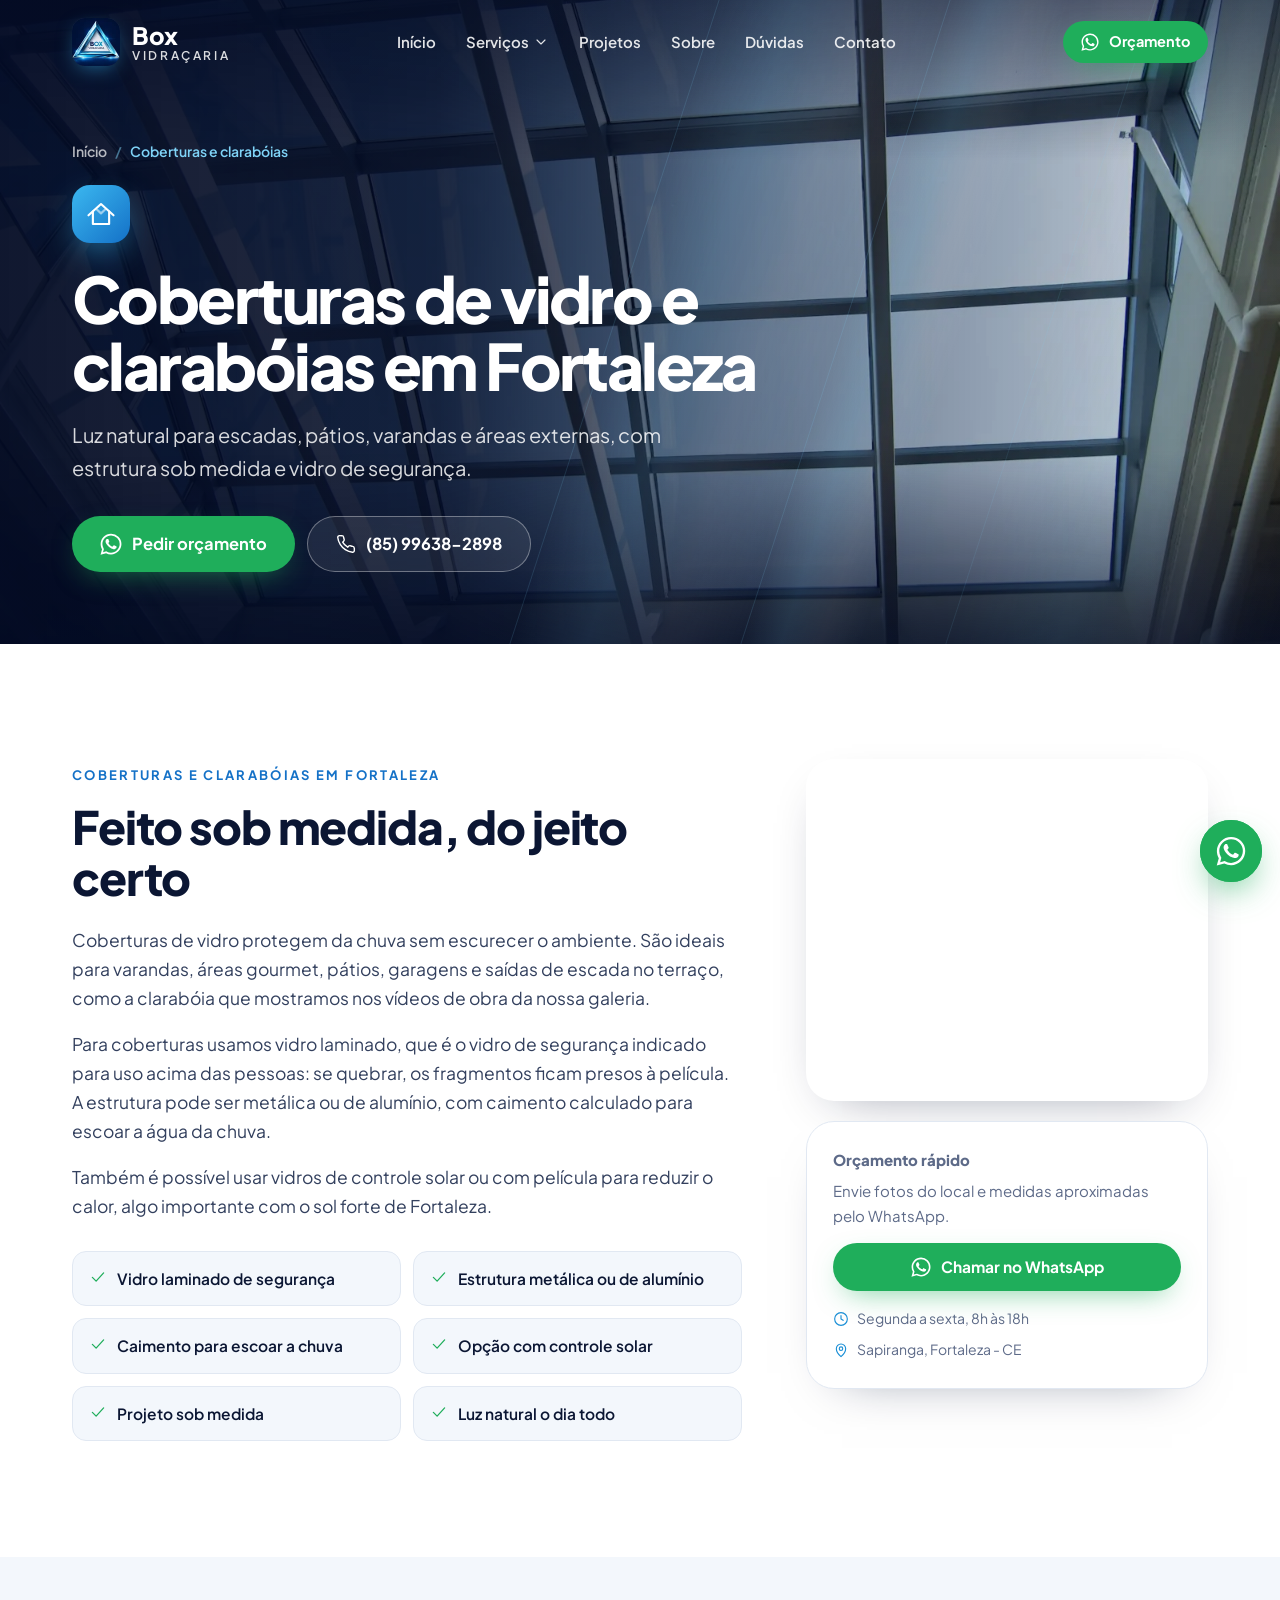
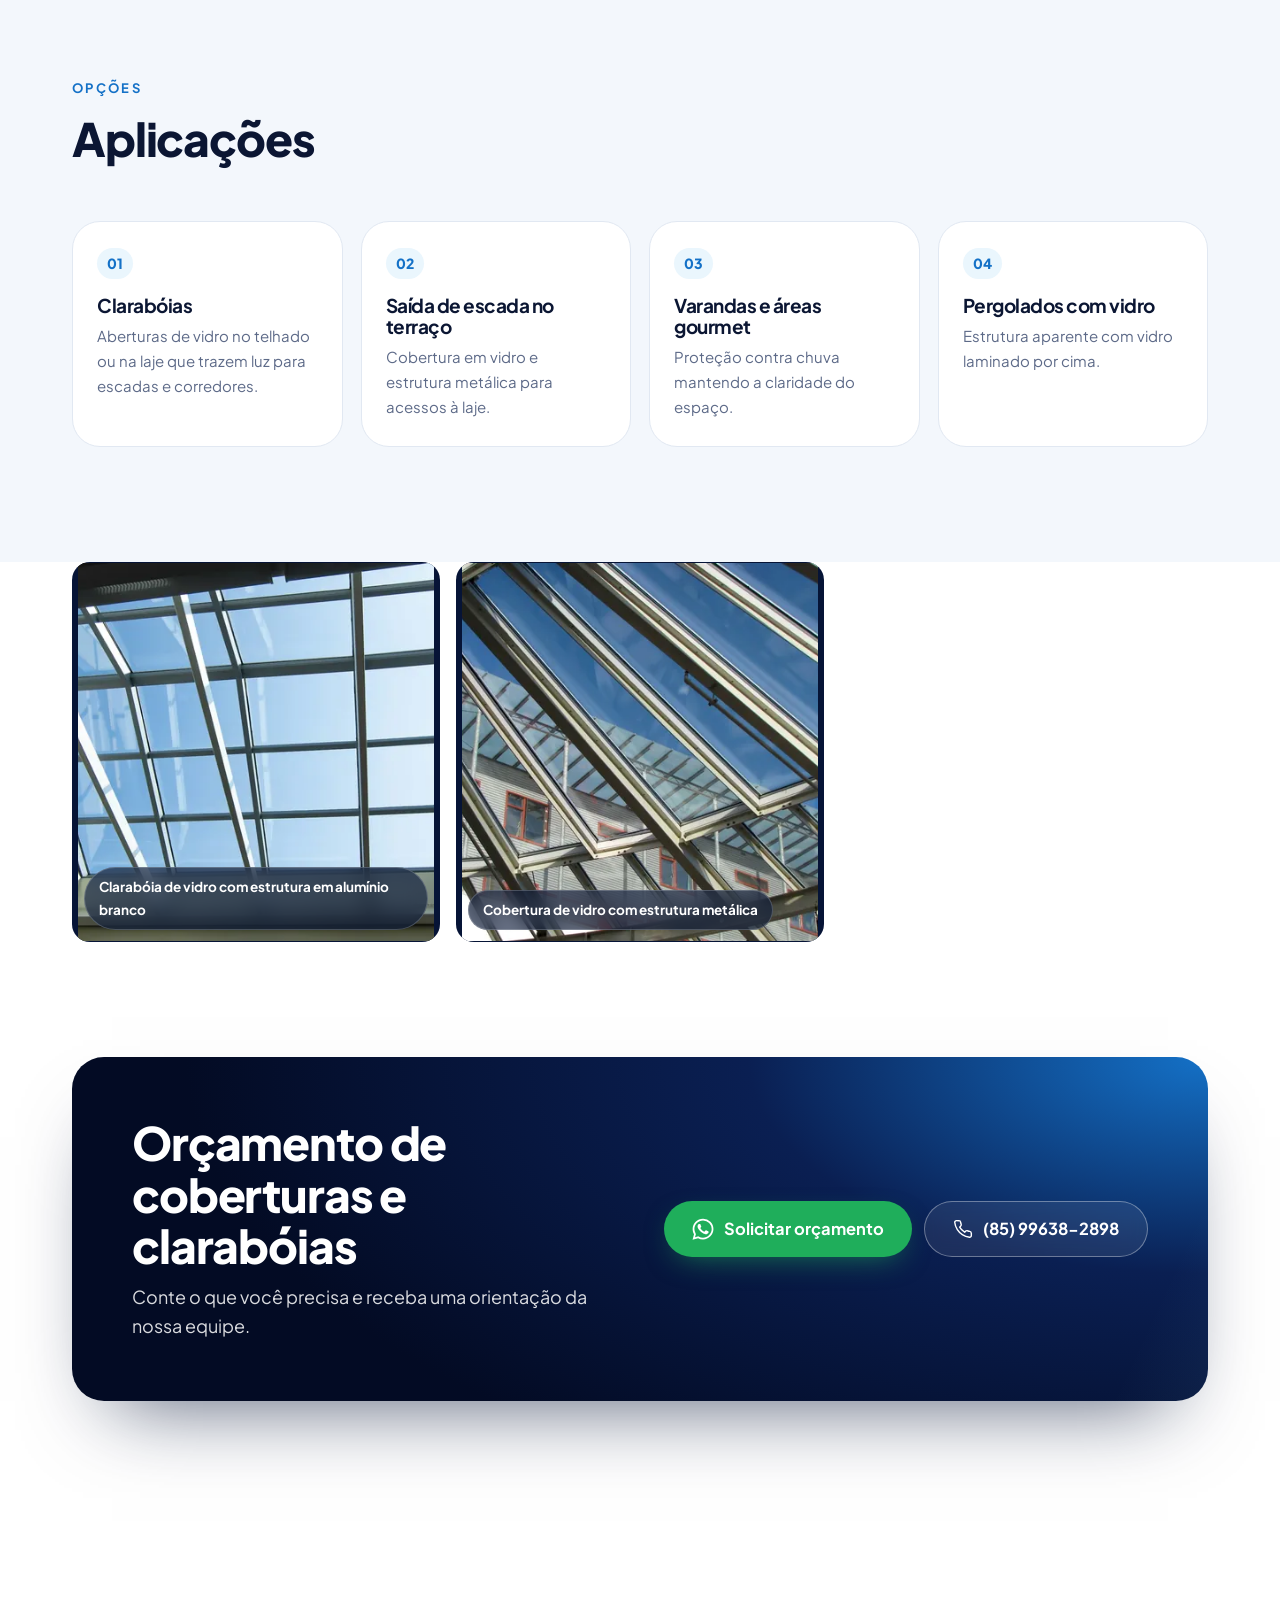
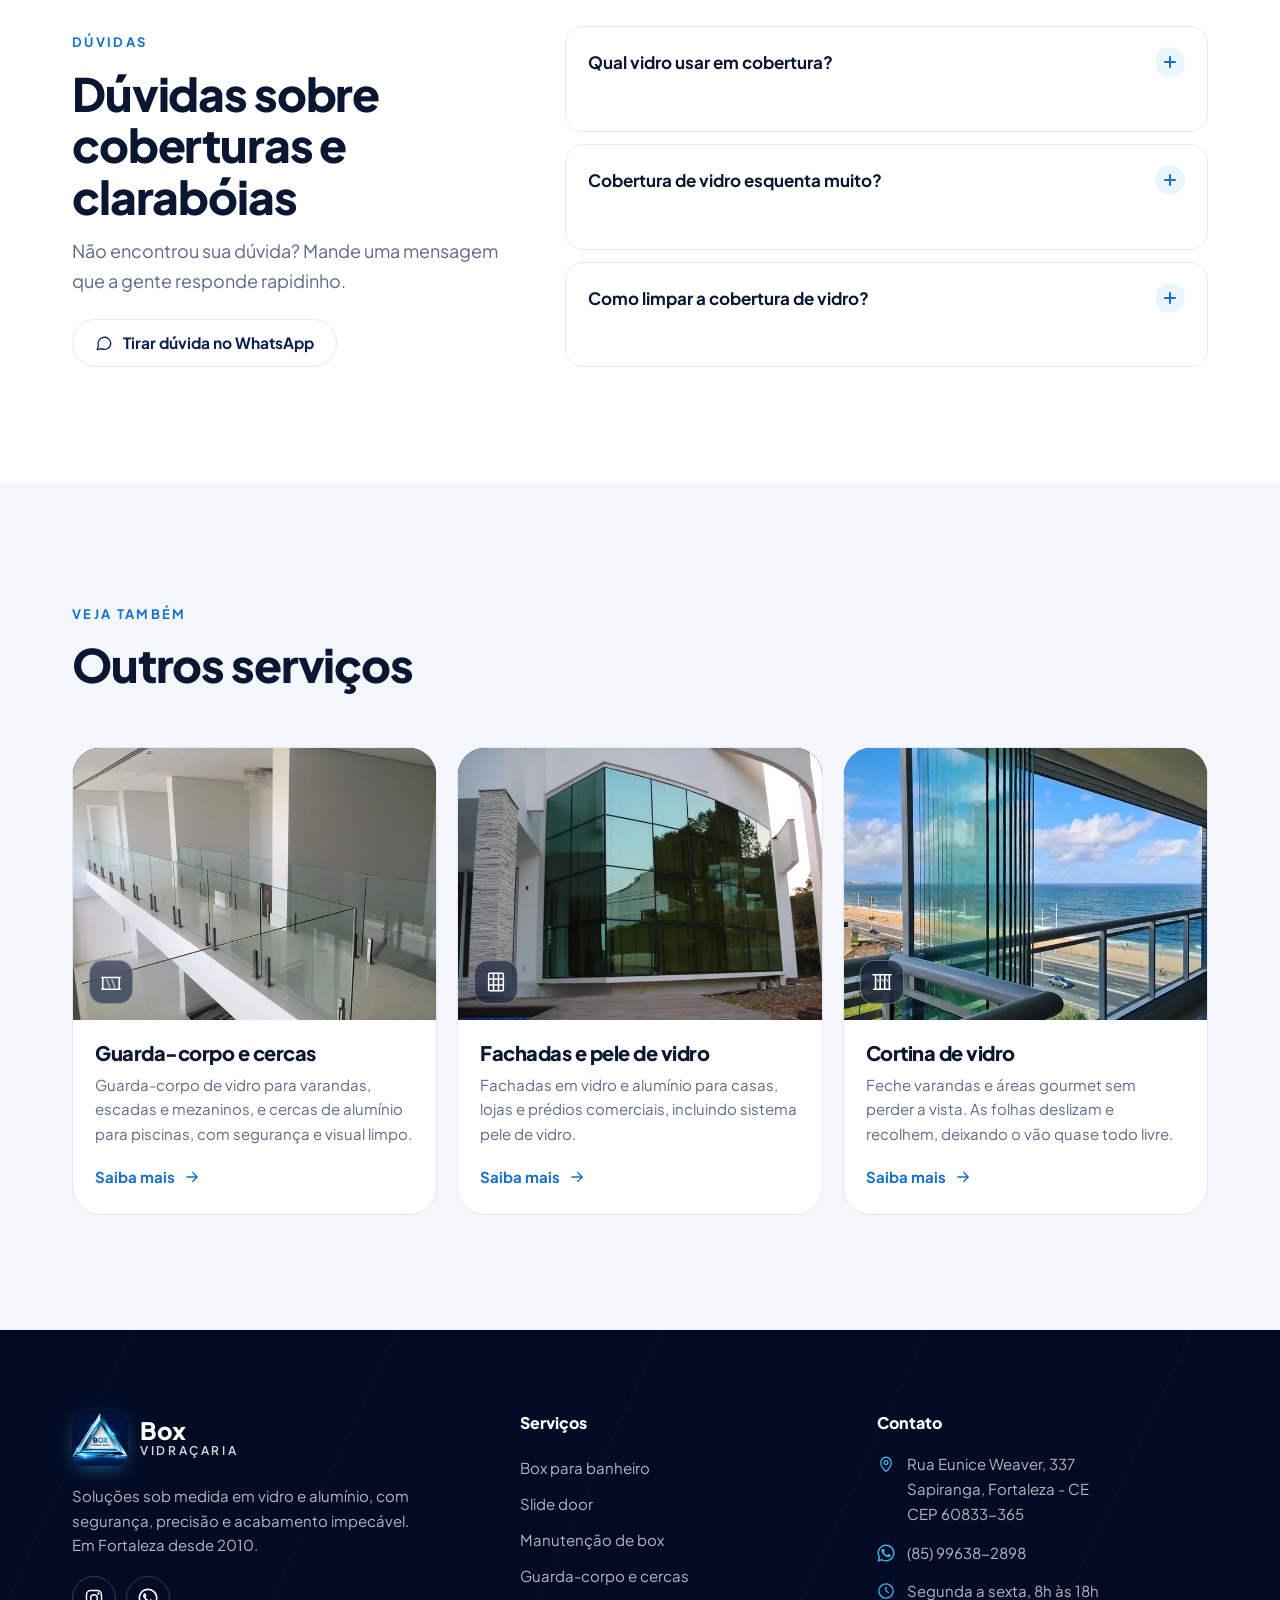
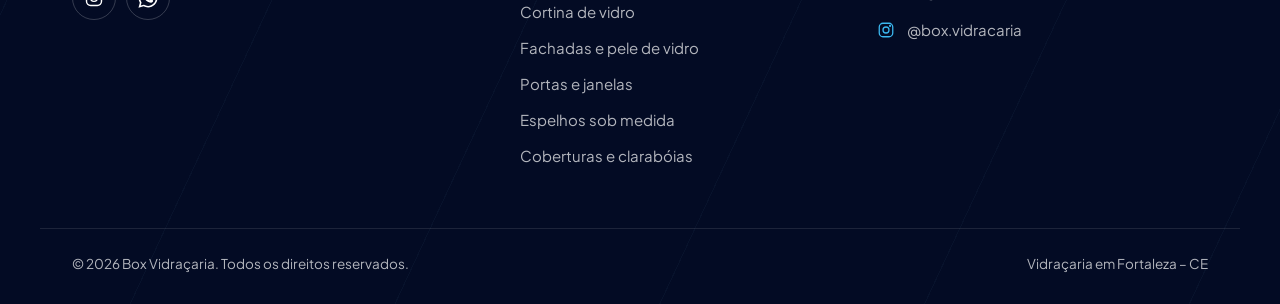
<file: cobertura-de-vidro/index.html>
<!doctype html>
<html lang="pt-BR">
<head>
<meta charset="utf-8">
<meta name="viewport" content="width=device-width, initial-scale=1, viewport-fit=cover">
<title>Cobertura de Vidro e Clarabóia em Fortaleza | Box Vidraçaria</title>
<meta name="description" content="Cobertura de vidro e clarabóia em Fortaleza para escadas, pátios, varandas e áreas externas. Vidro laminado com estrutura metálica sob medida. Orçamento.">
<link rel="canonical" href="https://boxvidracariafortaleza.com.br/cobertura-de-vidro/">
<meta name="robots" content="index, follow, max-image-preview:large">
<meta name="theme-color" content="#061436">
<meta name="geo.region" content="BR-CE">
<meta name="geo.placename" content="Fortaleza">
<meta property="og:type" content="website">
<meta property="og:locale" content="pt_BR">
<meta property="og:site_name" content="Box Vidraçaria">
<meta property="og:title" content="Cobertura de Vidro e Clarabóia em Fortaleza | Box Vidraçaria">
<meta property="og:description" content="Cobertura de vidro e clarabóia em Fortaleza para escadas, pátios, varandas e áreas externas. Vidro laminado com estrutura metálica sob medida. Orçamento.">
<meta property="og:url" content="https://boxvidracariafortaleza.com.br/cobertura-de-vidro/">
<meta property="og:image" content="https://boxvidracariafortaleza.com.br/assets/img/og-box-vidracaria.jpg">
<meta property="og:image:alt" content="Box Vidraçaria – vidraçaria em Fortaleza">
<meta name="twitter:card" content="summary_large_image">
<meta name="twitter:title" content="Cobertura de Vidro e Clarabóia em Fortaleza | Box Vidraçaria">
<meta name="twitter:description" content="Cobertura de vidro e clarabóia em Fortaleza para escadas, pátios, varandas e áreas externas. Vidro laminado com estrutura metálica sob medida. Orçamento.">
<meta name="twitter:image" content="https://boxvidracariafortaleza.com.br/assets/img/og-box-vidracaria.jpg">
<link rel="icon" href="../favicon.ico" sizes="any">
<link rel="icon" href="../favicon-32.png" type="image/png" sizes="32x32">
<link rel="apple-touch-icon" href="../apple-touch-icon.png">
<link rel="manifest" href="../site.webmanifest">
<link rel="preconnect" href="https://fonts.googleapis.com">
<link rel="preconnect" href="https://fonts.gstatic.com" crossorigin>
<link href="https://fonts.googleapis.com/css2?family=Plus+Jakarta+Sans:wght@400;500;600;700;800&display=swap" rel="stylesheet">
<link rel="stylesheet" href="../assets/css/styles.css?v=2026-11-12">
<script type="application/ld+json">{"@context":"https://schema.org","@type":"HomeAndConstructionBusiness","@id":"https://boxvidracariafortaleza.com.br/#empresa","name":"Box Vidraçaria","alternateName":"Box Vidraçaria Fortaleza","description":"Vidraçaria em Fortaleza desde 2010: box para banheiro, guarda-corpo, cortina de vidro, espelhos, portas, janelas, fachadas e pele de vidro sob medida.","url":"https://boxvidracariafortaleza.com.br/","logo":"https://boxvidracariafortaleza.com.br/logo.png","image":["https://boxvidracariafortaleza.com.br/assets/img/og-box-vidracaria.jpg","https://boxvidracariafortaleza.com.br/logo.png"],"telephone":"+5585996382898","priceRange":"$$","foundingDate":"2010","address":{"@type":"PostalAddress","streetAddress":"Rua Eunice Weaver, 337","addressLocality":"Fortaleza","addressRegion":"CE","postalCode":"60833-365","addressCountry":"BR"},"hasMap":"https://www.google.com/maps/search/?api=1&query=Rua+Eunice+Weaver+337+Sapiranga+Fortaleza+CE","areaServed":[{"@type":"City","name":"Fortaleza"},{"@type":"AdministrativeArea","name":"Região Metropolitana de Fortaleza"}],"openingHoursSpecification":[{"@type":"OpeningHoursSpecification","dayOfWeek":["Monday","Tuesday","Wednesday","Thursday","Friday"],"opens":"08:00","closes":"18:00"}],"sameAs":["https://www.instagram.com/box.vidracaria/"],"contactPoint":{"@type":"ContactPoint","telephone":"+5585996382898","contactType":"customer service","areaServed":"BR","availableLanguage":"Portuguese"},"hasOfferCatalog":{"@type":"OfferCatalog","name":"Serviços de vidraçaria","itemListElement":[{"@type":"Offer","itemOffered":{"@type":"Service","name":"Box para banheiro","url":"https://boxvidracariafortaleza.com.br/box-para-banheiro/"}},{"@type":"Offer","itemOffered":{"@type":"Service","name":"Slide door","url":"https://boxvidracariafortaleza.com.br/slide-door/"}},{"@type":"Offer","itemOffered":{"@type":"Service","name":"Manutenção de box","url":"https://boxvidracariafortaleza.com.br/manutencao-de-box/"}},{"@type":"Offer","itemOffered":{"@type":"Service","name":"Guarda-corpo e cercas","url":"https://boxvidracariafortaleza.com.br/guarda-corpo-de-vidro/"}},{"@type":"Offer","itemOffered":{"@type":"Service","name":"Cortina de vidro","url":"https://boxvidracariafortaleza.com.br/cortina-de-vidro/"}},{"@type":"Offer","itemOffered":{"@type":"Service","name":"Fachadas e pele de vidro","url":"https://boxvidracariafortaleza.com.br/fachada-pele-de-vidro/"}},{"@type":"Offer","itemOffered":{"@type":"Service","name":"Portas e janelas","url":"https://boxvidracariafortaleza.com.br/portas-e-janelas/"}},{"@type":"Offer","itemOffered":{"@type":"Service","name":"Espelhos sob medida","url":"https://boxvidracariafortaleza.com.br/espelhos-sob-medida/"}},{"@type":"Offer","itemOffered":{"@type":"Service","name":"Coberturas e clarabóias","url":"https://boxvidracariafortaleza.com.br/cobertura-de-vidro/"}}]}}</script>
<script type="application/ld+json">{"@context":"https://schema.org","@type":"Service","name":"Coberturas e clarabóias","serviceType":"Coberturas e clarabóias","description":"Cobertura de vidro e clarabóia em Fortaleza para escadas, pátios, varandas e áreas externas. Vidro laminado com estrutura metálica sob medida. Orçamento.","url":"https://boxvidracariafortaleza.com.br/cobertura-de-vidro/","provider":{"@id":"https://boxvidracariafortaleza.com.br/#empresa"},"areaServed":{"@type":"City","name":"Fortaleza"},"image":"https://boxvidracariafortaleza.com.br/assets/img/cobertura-vidro-1600.webp"}</script>
<script type="application/ld+json">{"@context":"https://schema.org","@type":"BreadcrumbList","itemListElement":[{"@type":"ListItem","position":1,"name":"Início","item":"https://boxvidracariafortaleza.com.br/"},{"@type":"ListItem","position":2,"name":"Coberturas e clarabóias","item":"https://boxvidracariafortaleza.com.br/cobertura-de-vidro/"}]}</script>
<script type="application/ld+json">{"@context":"https://schema.org","@type":"FAQPage","mainEntity":[{"@type":"Question","name":"Qual vidro usar em cobertura?","acceptedAnswer":{"@type":"Answer","text":"Em coberturas usamos vidro laminado, porque em caso de quebra os pedaços ficam presos à película e não caem sobre as pessoas."}},{"@type":"Question","name":"Cobertura de vidro esquenta muito?","acceptedAnswer":{"@type":"Answer","text":"Pode esquentar se o vidro for incolor e muito exposto ao sol. Vidros de controle solar, fumê ou com película reduzem bastante o calor."}},{"@type":"Question","name":"Como limpar a cobertura de vidro?","acceptedAnswer":{"@type":"Answer","text":"Com água, detergente neutro e rodo de cabo longo. Indicamos uma limpeza periódica para manter a transparência e evitar acúmulo de sujeira nas calhas."}}]}</script>
</head>
<body>
<a class="skip" href="#conteudo">Pular para o conteúdo</a>
<header class="site-header" data-header>
  <div class="container nav-wrap">
    <a class="brand" href="../" aria-label="Box Vidraçaria – página inicial">
      <img src="../assets/img/logo-96.webp" srcset="../assets/img/logo-96.webp 1x, ../assets/img/logo-192.webp 2x" width="48" height="48" alt="">
      <span class="brand-text"><strong>Box</strong><small>Vidraçaria</small></span>
    </a>
    <nav class="main-nav" aria-label="Navegação principal">
      <ul>
        <li><a href="../">Início</a></li>
        <li class="has-drop">
          <button type="button" class="drop-btn" aria-expanded="false" aria-controls="drop-servicos">Serviços <svg class="ico " width="16" height="16" viewBox="0 0 24 24" fill="none" stroke="currentColor" stroke-width="1.7" stroke-linecap="round" stroke-linejoin="round" aria-hidden="true" focusable="false"><path d="M6 9l6 6 6-6"/></svg></button>
          <div class="drop" id="drop-servicos"><ul><li><a href="../box-para-banheiro/"><svg class="ico " width="18" height="18" viewBox="0 0 24 24" fill="none" stroke="currentColor" stroke-width="1.7" stroke-linecap="round" stroke-linejoin="round" aria-hidden="true" focusable="false"><path d="M4 21V5a2 2 0 0 1 2-2h4"/><path d="M8 3v3"/><rect x="9" y="8" width="11" height="13" rx="1"/><path d="M14.5 8v13"/></svg><span>Box para banheiro</span></a></li><li><a href="../slide-door/"><svg class="ico " width="18" height="18" viewBox="0 0 24 24" fill="none" stroke="currentColor" stroke-width="1.7" stroke-linecap="round" stroke-linejoin="round" aria-hidden="true" focusable="false"><rect x="5" y="2.5" width="14" height="19" rx="1"/><path d="M12 2.5v19M10 11v2.5M14 11v2.5"/></svg><span>Slide door</span></a></li><li><a href="../manutencao-de-box/"><svg class="ico " width="18" height="18" viewBox="0 0 24 24" fill="none" stroke="currentColor" stroke-width="1.7" stroke-linecap="round" stroke-linejoin="round" aria-hidden="true" focusable="false"><path d="M14.7 6.3a4 4 0 0 0-5.3 5.3L3 18v3h3l6.4-6.4a4 4 0 0 0 5.3-5.3L15 12l-3-3z"/></svg><span>Manutenção de box</span></a></li><li><a href="../guarda-corpo-de-vidro/"><svg class="ico " width="18" height="18" viewBox="0 0 24 24" fill="none" stroke="currentColor" stroke-width="1.7" stroke-linecap="round" stroke-linejoin="round" aria-hidden="true" focusable="false"><path d="M2 7h20M3 7v13M21 7v13M2 20h20"/><path d="M7.5 9.5l3 8M13 9.5l3 8" opacity=".55"/></svg><span>Guarda-corpo e cercas</span></a></li><li><a href="../cortina-de-vidro/"><svg class="ico " width="18" height="18" viewBox="0 0 24 24" fill="none" stroke="currentColor" stroke-width="1.7" stroke-linecap="round" stroke-linejoin="round" aria-hidden="true" focusable="false"><path d="M2 4h20M3 20h18"/><path d="M5 4v16M10 4v16M15 4v16M20 4v16"/><path d="M6.5 9l2 2M11.5 9l2 2M16.5 9l2 2" opacity=".55"/></svg><span>Cortina de vidro</span></a></li><li><a href="../fachada-pele-de-vidro/"><svg class="ico " width="18" height="18" viewBox="0 0 24 24" fill="none" stroke="currentColor" stroke-width="1.7" stroke-linecap="round" stroke-linejoin="round" aria-hidden="true" focusable="false"><rect x="4" y="2.5" width="16" height="19" rx="1"/><path d="M4 8.8h16M4 15.2h16M9.3 2.5v19M14.7 2.5v19"/></svg><span>Fachadas e pele de vidro</span></a></li><li><a href="../portas-e-janelas/"><svg class="ico " width="18" height="18" viewBox="0 0 24 24" fill="none" stroke="currentColor" stroke-width="1.7" stroke-linecap="round" stroke-linejoin="round" aria-hidden="true" focusable="false"><rect x="5" y="2.5" width="14" height="19" rx="1"/><path d="M12 2.5v19M10 11v2.5M14 11v2.5"/></svg><span>Portas e janelas</span></a></li><li><a href="../espelhos-sob-medida/"><svg class="ico " width="18" height="18" viewBox="0 0 24 24" fill="none" stroke="currentColor" stroke-width="1.7" stroke-linecap="round" stroke-linejoin="round" aria-hidden="true" focusable="false"><ellipse cx="12" cy="10" rx="6.5" ry="8"/><path d="M9 7.5c.8-1.6 2-2.4 3.5-2.6M12 18v3M8.5 21h7"/></svg><span>Espelhos sob medida</span></a></li><li><a href="../cobertura-de-vidro/"><svg class="ico " width="18" height="18" viewBox="0 0 24 24" fill="none" stroke="currentColor" stroke-width="1.7" stroke-linecap="round" stroke-linejoin="round" aria-hidden="true" focusable="false"><path d="M2 13L12 4l10 9"/><path d="M5.5 10v10h13V10"/><path d="M8.5 8.2l3.5 3.3 3.5-3.3" opacity=".55"/></svg><span>Coberturas e clarabóias</span></a></li></ul></div>
        </li>
        <li><a href="../#projetos">Projetos</a></li>
        <li><a href="../#sobre">Sobre</a></li>
        <li><a href="../#duvidas">Dúvidas</a></li>
        <li><a href="../#contato">Contato</a></li>
      </ul>
    </nav>
    <div class="nav-actions">
      <a class="btn btn-wa btn-sm hide-sm" href="https://wa.me/5585996382898?text=Ol%C3%A1%21%20Vim%20pelo%20site%20e%20gostaria%20de%20um%20or%C3%A7amento." target="_blank" rel="noopener"><svg class="ico " width="18" height="18" viewBox="0 0 24 24" fill="currentColor" aria-hidden="true" focusable="false"><path d="M17.47 14.38c-.3-.15-1.75-.86-2.02-.96-.27-.1-.47-.15-.66.15-.2.3-.76.96-.93 1.16-.17.2-.34.22-.64.07-.3-.15-1.25-.46-2.38-1.47-.88-.79-1.47-1.76-1.65-2.06-.17-.3-.02-.46.13-.6.13-.14.3-.35.45-.52.15-.17.2-.3.3-.5.1-.2.05-.37-.02-.52-.08-.15-.67-1.6-.92-2.2-.24-.58-.49-.5-.67-.5h-.57c-.2 0-.52.07-.79.37-.27.3-1.04 1.02-1.04 2.48 0 1.46 1.07 2.88 1.21 3.08.15.2 2.1 3.2 5.08 4.49.71.31 1.26.49 1.7.63.71.23 1.36.2 1.87.12.57-.09 1.75-.72 2-1.41.25-.69.25-1.29.17-1.41-.07-.12-.27-.2-.57-.35zM12.04 21.5h-.01a9.4 9.4 0 0 1-4.8-1.31l-.34-.2-3.57.94.95-3.48-.22-.36a9.41 9.41 0 0 1-1.44-5.02c0-5.2 4.23-9.43 9.44-9.43a9.37 9.37 0 0 1 6.67 2.77 9.37 9.37 0 0 1 2.76 6.67c0 5.2-4.24 9.42-9.44 9.42zm8.03-17.46A11.27 11.27 0 0 0 12.04.72C5.79.72.7 5.8.7 12.06c0 2 .52 3.95 1.52 5.67L.6 23.6l6.02-1.58a11.33 11.33 0 0 0 5.42 1.38h.01c6.25 0 11.34-5.09 11.34-11.34 0-3.03-1.18-5.88-3.32-8.02z"/></svg><span>Orçamento</span></a>
      <button class="menu-btn" type="button" aria-expanded="false" aria-controls="menu-movel" aria-label="Abrir menu" data-menu-btn>
        <span class="menu-ico"><svg class="ico " width="22" height="22" viewBox="0 0 24 24" fill="none" stroke="currentColor" stroke-width="1.7" stroke-linecap="round" stroke-linejoin="round" aria-hidden="true" focusable="false"><path d="M4 7h16M4 12h16M4 17h16"/></svg></span><span class="close-ico"><svg class="ico " width="22" height="22" viewBox="0 0 24 24" fill="none" stroke="currentColor" stroke-width="1.7" stroke-linecap="round" stroke-linejoin="round" aria-hidden="true" focusable="false"><path d="M6 6l12 12M18 6L6 18"/></svg></span>
      </button>
    </div>
  </div>
  <div class="mobile-menu" id="menu-movel" data-menu hidden>
    <div class="container">
      <p class="mm-label">Serviços</p>
      <ul class="mm-services"><li><a href="../box-para-banheiro/">Box para banheiro</a></li><li><a href="../slide-door/">Slide door</a></li><li><a href="../manutencao-de-box/">Manutenção de box</a></li><li><a href="../guarda-corpo-de-vidro/">Guarda-corpo e cercas</a></li><li><a href="../cortina-de-vidro/">Cortina de vidro</a></li><li><a href="../fachada-pele-de-vidro/">Fachadas e pele de vidro</a></li><li><a href="../portas-e-janelas/">Portas e janelas</a></li><li><a href="../espelhos-sob-medida/">Espelhos sob medida</a></li><li><a href="../cobertura-de-vidro/">Coberturas e clarabóias</a></li></ul>
      <ul class="mm-main">
        <li><a href="../">Início</a></li>
        <li><a href="../#projetos">Projetos</a></li>
        <li><a href="../#sobre">Sobre</a></li>
        <li><a href="../#duvidas">Dúvidas</a></li>
        <li><a href="../#contato">Contato</a></li>
      </ul>
      <a class="btn btn-wa btn-block" href="https://wa.me/5585996382898?text=Ol%C3%A1%21%20Vim%20pelo%20site%20e%20gostaria%20de%20um%20or%C3%A7amento." target="_blank" rel="noopener"><svg class="ico " width="20" height="20" viewBox="0 0 24 24" fill="currentColor" aria-hidden="true" focusable="false"><path d="M17.47 14.38c-.3-.15-1.75-.86-2.02-.96-.27-.1-.47-.15-.66.15-.2.3-.76.96-.93 1.16-.17.2-.34.22-.64.07-.3-.15-1.25-.46-2.38-1.47-.88-.79-1.47-1.76-1.65-2.06-.17-.3-.02-.46.13-.6.13-.14.3-.35.45-.52.15-.17.2-.3.3-.5.1-.2.05-.37-.02-.52-.08-.15-.67-1.6-.92-2.2-.24-.58-.49-.5-.67-.5h-.57c-.2 0-.52.07-.79.37-.27.3-1.04 1.02-1.04 2.48 0 1.46 1.07 2.88 1.21 3.08.15.2 2.1 3.2 5.08 4.49.71.31 1.26.49 1.7.63.71.23 1.36.2 1.87.12.57-.09 1.75-.72 2-1.41.25-.69.25-1.29.17-1.41-.07-.12-.27-.2-.57-.35zM12.04 21.5h-.01a9.4 9.4 0 0 1-4.8-1.31l-.34-.2-3.57.94.95-3.48-.22-.36a9.41 9.41 0 0 1-1.44-5.02c0-5.2 4.23-9.43 9.44-9.43a9.37 9.37 0 0 1 6.67 2.77 9.37 9.37 0 0 1 2.76 6.67c0 5.2-4.24 9.42-9.44 9.42zm8.03-17.46A11.27 11.27 0 0 0 12.04.72C5.79.72.7 5.8.7 12.06c0 2 .52 3.95 1.52 5.67L.6 23.6l6.02-1.58a11.33 11.33 0 0 0 5.42 1.38h.01c6.25 0 11.34-5.09 11.34-11.34 0-3.03-1.18-5.88-3.32-8.02z"/></svg><span>Pedir orçamento no WhatsApp</span></a>
      <a class="mm-phone" href="tel:+5585996382898"><svg class="ico " width="18" height="18" viewBox="0 0 24 24" fill="none" stroke="currentColor" stroke-width="1.7" stroke-linecap="round" stroke-linejoin="round" aria-hidden="true" focusable="false"><path d="M22 16.9v3a2 2 0 0 1-2.2 2 19.8 19.8 0 0 1-8.6-3.1 19.5 19.5 0 0 1-6-6A19.8 19.8 0 0 1 2.1 4.2 2 2 0 0 1 4.1 2h3a2 2 0 0 1 2 1.7c.1.9.4 1.8.7 2.7a2 2 0 0 1-.5 2.1L8 9.8a16 16 0 0 0 6 6l1.3-1.3a2 2 0 0 1 2.1-.4c.9.3 1.8.6 2.7.7a2 2 0 0 1 1.7 2z"/></svg> (85) 99638-2898</a>
    </div>
  </div>
</header>

<main id="conteudo">
<section class="page-hero" aria-labelledby="page-title">
  <div class="page-hero-bg" aria-hidden="true"><img src="../assets/img/cobertura-vidro-1600.webp" srcset="../assets/img/cobertura-vidro-640.webp 640w, ../assets/img/cobertura-vidro-1024.webp 1024w, ../assets/img/cobertura-vidro-1600.webp 1600w" sizes="100vw" width="1600" height="1067" alt="" fetchpriority="high"></div>
  <div class="hero-shade" aria-hidden="true"></div>
  <div class="hero-glass" aria-hidden="true"><span></span><span></span><span></span></div>
  <div class="container page-hero-inner">
    <nav class="crumbs hero-in" style="--i:0" aria-label="Você está em">
      <ol><li><a href="../">Início</a></li><li aria-current="page">Coberturas e clarabóias</li></ol>
    </nav>
    <span class="page-ico hero-in" style="--i:1"><svg class="ico " width="30" height="30" viewBox="0 0 24 24" fill="none" stroke="currentColor" stroke-width="1.7" stroke-linecap="round" stroke-linejoin="round" aria-hidden="true" focusable="false"><path d="M2 13L12 4l10 9"/><path d="M5.5 10v10h13V10"/><path d="M8.5 8.2l3.5 3.3 3.5-3.3" opacity=".55"/></svg></span>
    <h1 id="page-title" class="page-title hero-in" style="--i:2">Coberturas de vidro e clarabóias em Fortaleza</h1>
    <p class="hero-lead hero-in" style="--i:3">Luz natural para escadas, pátios, varandas e áreas externas, com estrutura sob medida e vidro de segurança.</p>
    <div class="hero-ctas hero-in" style="--i:4">
      <a class="btn btn-wa btn-lg" href="https://wa.me/5585996382898?text=Ol%C3%A1%21%20Vim%20pelo%20site%20e%20gostaria%20de%20um%20or%C3%A7amento%20de%20coberturas%20e%20clarab%C3%B3ias." target="_blank" rel="noopener"><svg class="ico " width="22" height="22" viewBox="0 0 24 24" fill="currentColor" aria-hidden="true" focusable="false"><path d="M17.47 14.38c-.3-.15-1.75-.86-2.02-.96-.27-.1-.47-.15-.66.15-.2.3-.76.96-.93 1.16-.17.2-.34.22-.64.07-.3-.15-1.25-.46-2.38-1.47-.88-.79-1.47-1.76-1.65-2.06-.17-.3-.02-.46.13-.6.13-.14.3-.35.45-.52.15-.17.2-.3.3-.5.1-.2.05-.37-.02-.52-.08-.15-.67-1.6-.92-2.2-.24-.58-.49-.5-.67-.5h-.57c-.2 0-.52.07-.79.37-.27.3-1.04 1.02-1.04 2.48 0 1.46 1.07 2.88 1.21 3.08.15.2 2.1 3.2 5.08 4.49.71.31 1.26.49 1.7.63.71.23 1.36.2 1.87.12.57-.09 1.75-.72 2-1.41.25-.69.25-1.29.17-1.41-.07-.12-.27-.2-.57-.35zM12.04 21.5h-.01a9.4 9.4 0 0 1-4.8-1.31l-.34-.2-3.57.94.95-3.48-.22-.36a9.41 9.41 0 0 1-1.44-5.02c0-5.2 4.23-9.43 9.44-9.43a9.37 9.37 0 0 1 6.67 2.77 9.37 9.37 0 0 1 2.76 6.67c0 5.2-4.24 9.42-9.44 9.42zm8.03-17.46A11.27 11.27 0 0 0 12.04.72C5.79.72.7 5.8.7 12.06c0 2 .52 3.95 1.52 5.67L.6 23.6l6.02-1.58a11.33 11.33 0 0 0 5.42 1.38h.01c6.25 0 11.34-5.09 11.34-11.34 0-3.03-1.18-5.88-3.32-8.02z"/></svg><span>Pedir orçamento</span></a>
      <a class="btn btn-ghost-light btn-lg" href="tel:+5585996382898"><svg class="ico " width="20" height="20" viewBox="0 0 24 24" fill="none" stroke="currentColor" stroke-width="1.7" stroke-linecap="round" stroke-linejoin="round" aria-hidden="true" focusable="false"><path d="M22 16.9v3a2 2 0 0 1-2.2 2 19.8 19.8 0 0 1-8.6-3.1 19.5 19.5 0 0 1-6-6A19.8 19.8 0 0 1 2.1 4.2 2 2 0 0 1 4.1 2h3a2 2 0 0 1 2 1.7c.1.9.4 1.8.7 2.7a2 2 0 0 1-.5 2.1L8 9.8a16 16 0 0 0 6 6l1.3-1.3a2 2 0 0 1 2.1-.4c.9.3 1.8.6 2.7.7a2 2 0 0 1 1.7 2z"/></svg><span>(85) 99638-2898</span></a>
    </div>
  </div>
</section>

<section class="section" aria-labelledby="intro-title">
  <div class="container svc-grid">
    <div class="svc-copy">
      <p class="eyebrow" data-reveal>Coberturas e clarabóias em Fortaleza</p>
      <h2 id="intro-title" class="h2" data-reveal>Feito sob medida, do jeito certo</h2>
      <div class="prose" data-reveal><p>Coberturas de vidro protegem da chuva sem escurecer o ambiente. São ideais para varandas, áreas gourmet, pátios, garagens e saídas de escada no terraço, como a clarabóia que mostramos nos vídeos de obra da nossa galeria.</p><p>Para coberturas usamos vidro laminado, que é o vidro de segurança indicado para uso acima das pessoas: se quebrar, os fragmentos ficam presos à película. A estrutura pode ser metálica ou de alumínio, com caimento calculado para escoar a água da chuva.</p><p>Também é possível usar vidros de controle solar ou com película para reduzir o calor, algo importante com o sol forte de Fortaleza.</p></div>
      <ul class="benefits" data-reveal><li><svg class="ico " width="18" height="18" viewBox="0 0 24 24" fill="none" stroke="currentColor" stroke-width="1.7" stroke-linecap="round" stroke-linejoin="round" aria-hidden="true" focusable="false"><path d="M4.5 12.5l5 5 10-11"/></svg><span>Vidro laminado de segurança</span></li><li><svg class="ico " width="18" height="18" viewBox="0 0 24 24" fill="none" stroke="currentColor" stroke-width="1.7" stroke-linecap="round" stroke-linejoin="round" aria-hidden="true" focusable="false"><path d="M4.5 12.5l5 5 10-11"/></svg><span>Estrutura metálica ou de alumínio</span></li><li><svg class="ico " width="18" height="18" viewBox="0 0 24 24" fill="none" stroke="currentColor" stroke-width="1.7" stroke-linecap="round" stroke-linejoin="round" aria-hidden="true" focusable="false"><path d="M4.5 12.5l5 5 10-11"/></svg><span>Caimento para escoar a chuva</span></li><li><svg class="ico " width="18" height="18" viewBox="0 0 24 24" fill="none" stroke="currentColor" stroke-width="1.7" stroke-linecap="round" stroke-linejoin="round" aria-hidden="true" focusable="false"><path d="M4.5 12.5l5 5 10-11"/></svg><span>Opção com controle solar</span></li><li><svg class="ico " width="18" height="18" viewBox="0 0 24 24" fill="none" stroke="currentColor" stroke-width="1.7" stroke-linecap="round" stroke-linejoin="round" aria-hidden="true" focusable="false"><path d="M4.5 12.5l5 5 10-11"/></svg><span>Projeto sob medida</span></li><li><svg class="ico " width="18" height="18" viewBox="0 0 24 24" fill="none" stroke="currentColor" stroke-width="1.7" stroke-linecap="round" stroke-linejoin="round" aria-hidden="true" focusable="false"><path d="M4.5 12.5l5 5 10-11"/></svg><span>Luz natural o dia todo</span></li></ul>
    </div>
    <aside class="svc-side">
      <div class="svc-photo" data-reveal><img src="../assets/img/cobertura-vidro-1600.webp" srcset="../assets/img/cobertura-vidro-640.webp 640w, ../assets/img/cobertura-vidro-1024.webp 1024w, ../assets/img/cobertura-vidro-1600.webp 1600w" sizes="(min-width: 1000px) 38vw, 100vw" width="1600" height="1067" alt="Clarabóia de vidro com estrutura em alumínio branco" loading="lazy" decoding="async"></div>
      <div class="side-card" data-reveal>
        <p class="side-title">Orçamento rápido</p>
        <p>Envie fotos do local e medidas aproximadas pelo WhatsApp.</p>
        <a class="btn btn-wa btn-block" href="https://wa.me/5585996382898?text=Ol%C3%A1%21%20Vim%20pelo%20site%20e%20gostaria%20de%20um%20or%C3%A7amento%20de%20coberturas%20e%20clarab%C3%B3ias." target="_blank" rel="noopener"><svg class="ico " width="20" height="20" viewBox="0 0 24 24" fill="currentColor" aria-hidden="true" focusable="false"><path d="M17.47 14.38c-.3-.15-1.75-.86-2.02-.96-.27-.1-.47-.15-.66.15-.2.3-.76.96-.93 1.16-.17.2-.34.22-.64.07-.3-.15-1.25-.46-2.38-1.47-.88-.79-1.47-1.76-1.65-2.06-.17-.3-.02-.46.13-.6.13-.14.3-.35.45-.52.15-.17.2-.3.3-.5.1-.2.05-.37-.02-.52-.08-.15-.67-1.6-.92-2.2-.24-.58-.49-.5-.67-.5h-.57c-.2 0-.52.07-.79.37-.27.3-1.04 1.02-1.04 2.48 0 1.46 1.07 2.88 1.21 3.08.15.2 2.1 3.2 5.08 4.49.71.31 1.26.49 1.7.63.71.23 1.36.2 1.87.12.57-.09 1.75-.72 2-1.41.25-.69.25-1.29.17-1.41-.07-.12-.27-.2-.57-.35zM12.04 21.5h-.01a9.4 9.4 0 0 1-4.8-1.31l-.34-.2-3.57.94.95-3.48-.22-.36a9.41 9.41 0 0 1-1.44-5.02c0-5.2 4.23-9.43 9.44-9.43a9.37 9.37 0 0 1 6.67 2.77 9.37 9.37 0 0 1 2.76 6.67c0 5.2-4.24 9.42-9.44 9.42zm8.03-17.46A11.27 11.27 0 0 0 12.04.72C5.79.72.7 5.8.7 12.06c0 2 .52 3.95 1.52 5.67L.6 23.6l6.02-1.58a11.33 11.33 0 0 0 5.42 1.38h.01c6.25 0 11.34-5.09 11.34-11.34 0-3.03-1.18-5.88-3.32-8.02z"/></svg><span>Chamar no WhatsApp</span></a>
        <ul class="side-info">
          <li><svg class="ico " width="16" height="16" viewBox="0 0 24 24" fill="none" stroke="currentColor" stroke-width="1.7" stroke-linecap="round" stroke-linejoin="round" aria-hidden="true" focusable="false"><circle cx="12" cy="12" r="9.5"/><path d="M12 7v5l3.2 2"/></svg> Segunda a sexta, 8h às 18h</li>
          <li><svg class="ico " width="16" height="16" viewBox="0 0 24 24" fill="none" stroke="currentColor" stroke-width="1.7" stroke-linecap="round" stroke-linejoin="round" aria-hidden="true" focusable="false"><path d="M12 22s7-6.2 7-12a7 7 0 1 0-14 0c0 5.8 7 12 7 12z"/><circle cx="12" cy="10" r="2.6"/></svg> Sapiranga, Fortaleza - CE</li>
        </ul>
      </div>
    </aside>
  </div>
</section>

<section class="section soft" aria-labelledby="opt-title">
  <div class="container">
    <div class="section-head" data-reveal>
      <p class="eyebrow">Opções</p>
      <h2 id="opt-title" class="h2">Aplicações</h2>
    </div>
    <ol class="opts">
          <li class="opt" data-reveal style="--d:0ms"><span class="opt-n">01</span><h3>Clarabóias</h3><p>Aberturas de vidro no telhado ou na laje que trazem luz para escadas e corredores.</p></li>
          <li class="opt" data-reveal style="--d:70ms"><span class="opt-n">02</span><h3>Saída de escada no terraço</h3><p>Cobertura em vidro e estrutura metálica para acessos à laje.</p></li>
          <li class="opt" data-reveal style="--d:140ms"><span class="opt-n">03</span><h3>Varandas e áreas gourmet</h3><p>Proteção contra chuva mantendo a claridade do espaço.</p></li>
          <li class="opt" data-reveal style="--d:210ms"><span class="opt-n">04</span><h3>Pergolados com vidro</h3><p>Estrutura aparente com vidro laminado por cima.</p></li>
    </ol>
  </div>
</section>

<section class="section pt-0" aria-label="Fotos de coberturas e clarabóias">
  <div class="container">
    <div class="gallery gallery-sm">
          <figure class="g-item" data-reveal style="--d:0ms">
            <button type="button" class="g-btn" data-lb data-cap="Clarabóia de vidro com estrutura em alumínio branco" aria-label="Ampliar foto: Clarabóia de vidro com estrutura em alumínio branco"><img src="../assets/img/cobertura-vidro-1600.webp" srcset="../assets/img/cobertura-vidro-640.webp 640w, ../assets/img/cobertura-vidro-1024.webp 1024w, ../assets/img/cobertura-vidro-1600.webp 1600w" sizes="(min-width: 900px) 33vw, 100vw" width="1600" height="1067" alt="Clarabóia de vidro com estrutura em alumínio branco" loading="lazy" decoding="async"></button>
            <figcaption>Clarabóia de vidro com estrutura em alumínio branco</figcaption>
          </figure>
          <figure class="g-item" data-reveal style="--d:80ms">
            <button type="button" class="g-btn" data-lb data-cap="Cobertura de vidro com estrutura metálica" aria-label="Ampliar foto: Cobertura de vidro com estrutura metálica"><img src="../assets/img/cobertura-estrutura-1600.webp" srcset="../assets/img/cobertura-estrutura-640.webp 640w, ../assets/img/cobertura-estrutura-1024.webp 1024w, ../assets/img/cobertura-estrutura-1600.webp 1600w" sizes="(min-width: 900px) 33vw, 100vw" width="1600" height="1067" alt="Cobertura de vidro com estrutura metálica" loading="lazy" decoding="async"></button>
            <figcaption>Cobertura de vidro com estrutura metálica</figcaption>
          </figure>
    </div>
  </div>
</section>

<section class="cta-band" aria-label="Solicitar orçamento">
  <div class="container">
    <div class="cta-card" data-reveal>
      <div class="cta-shine" aria-hidden="true"></div>
      <div>
        <h2 class="h2">Orçamento de coberturas e clarabóias</h2>
        <p>Conte o que você precisa e receba uma orientação da nossa equipe.</p>
      </div>
      <div class="cta-actions">
        <a class="btn btn-wa btn-lg" href="https://wa.me/5585996382898?text=Ol%C3%A1%21%20Vim%20pelo%20site%20e%20gostaria%20de%20um%20or%C3%A7amento%20de%20coberturas%20e%20clarab%C3%B3ias." target="_blank" rel="noopener"><svg class="ico " width="22" height="22" viewBox="0 0 24 24" fill="currentColor" aria-hidden="true" focusable="false"><path d="M17.47 14.38c-.3-.15-1.75-.86-2.02-.96-.27-.1-.47-.15-.66.15-.2.3-.76.96-.93 1.16-.17.2-.34.22-.64.07-.3-.15-1.25-.46-2.38-1.47-.88-.79-1.47-1.76-1.65-2.06-.17-.3-.02-.46.13-.6.13-.14.3-.35.45-.52.15-.17.2-.3.3-.5.1-.2.05-.37-.02-.52-.08-.15-.67-1.6-.92-2.2-.24-.58-.49-.5-.67-.5h-.57c-.2 0-.52.07-.79.37-.27.3-1.04 1.02-1.04 2.48 0 1.46 1.07 2.88 1.21 3.08.15.2 2.1 3.2 5.08 4.49.71.31 1.26.49 1.7.63.71.23 1.36.2 1.87.12.57-.09 1.75-.72 2-1.41.25-.69.25-1.29.17-1.41-.07-.12-.27-.2-.57-.35zM12.04 21.5h-.01a9.4 9.4 0 0 1-4.8-1.31l-.34-.2-3.57.94.95-3.48-.22-.36a9.41 9.41 0 0 1-1.44-5.02c0-5.2 4.23-9.43 9.44-9.43a9.37 9.37 0 0 1 6.67 2.77 9.37 9.37 0 0 1 2.76 6.67c0 5.2-4.24 9.42-9.44 9.42zm8.03-17.46A11.27 11.27 0 0 0 12.04.72C5.79.72.7 5.8.7 12.06c0 2 .52 3.95 1.52 5.67L.6 23.6l6.02-1.58a11.33 11.33 0 0 0 5.42 1.38h.01c6.25 0 11.34-5.09 11.34-11.34 0-3.03-1.18-5.88-3.32-8.02z"/></svg><span>Solicitar orçamento</span></a>
        <a class="btn btn-ghost-light btn-lg" href="tel:+5585996382898"><svg class="ico " width="20" height="20" viewBox="0 0 24 24" fill="none" stroke="currentColor" stroke-width="1.7" stroke-linecap="round" stroke-linejoin="round" aria-hidden="true" focusable="false"><path d="M22 16.9v3a2 2 0 0 1-2.2 2 19.8 19.8 0 0 1-8.6-3.1 19.5 19.5 0 0 1-6-6A19.8 19.8 0 0 1 2.1 4.2 2 2 0 0 1 4.1 2h3a2 2 0 0 1 2 1.7c.1.9.4 1.8.7 2.7a2 2 0 0 1-.5 2.1L8 9.8a16 16 0 0 0 6 6l1.3-1.3a2 2 0 0 1 2.1-.4c.9.3 1.8.6 2.7.7a2 2 0 0 1 1.7 2z"/></svg><span>(85) 99638-2898</span></a>
      </div>
    </div>
  </div>
</section>


<section class="section faq" id="duvidas" aria-labelledby="faq-title">
  <div class="container faq-grid">
    <div class="faq-head" data-reveal>
      <p class="eyebrow">Dúvidas</p>
      <h2 id="faq-title" class="h2">Dúvidas sobre coberturas e clarabóias</h2>
      <p class="lead-sm">Não encontrou sua dúvida? Mande uma mensagem que a gente responde rapidinho.</p>
      <a class="btn btn-outline" href="https://wa.me/5585996382898?text=Ol%C3%A1%21%20Tenho%20uma%20d%C3%BAvida%20sobre%20os%20servi%C3%A7os%20da%20Box%20Vidra%C3%A7aria." target="_blank" rel="noopener"><svg class="ico " width="18" height="18" viewBox="0 0 24 24" fill="none" stroke="currentColor" stroke-width="1.7" stroke-linecap="round" stroke-linejoin="round" aria-hidden="true" focusable="false"><path d="M21 12a8.5 8.5 0 0 1-12.6 7.5L3 21l1.5-5.4A8.5 8.5 0 1 1 21 12z"/></svg><span>Tirar dúvida no WhatsApp</span></a>
    </div>
    <div class="faq-list">
      <details class="faq-item" data-reveal>
        <summary><span>Qual vidro usar em cobertura?</span><span class="faq-plus" aria-hidden="true"></span></summary>
        <div class="faq-a"><p>Em coberturas usamos vidro laminado, porque em caso de quebra os pedaços ficam presos à película e não caem sobre as pessoas.</p></div>
      </details>
      <details class="faq-item" data-reveal>
        <summary><span>Cobertura de vidro esquenta muito?</span><span class="faq-plus" aria-hidden="true"></span></summary>
        <div class="faq-a"><p>Pode esquentar se o vidro for incolor e muito exposto ao sol. Vidros de controle solar, fumê ou com película reduzem bastante o calor.</p></div>
      </details>
      <details class="faq-item" data-reveal>
        <summary><span>Como limpar a cobertura de vidro?</span><span class="faq-plus" aria-hidden="true"></span></summary>
        <div class="faq-a"><p>Com água, detergente neutro e rodo de cabo longo. Indicamos uma limpeza periódica para manter a transparência e evitar acúmulo de sujeira nas calhas.</p></div>
      </details>
    </div>
  </div>
</section>

<section class="section soft" aria-labelledby="rel-title">
  <div class="container">
    <div class="section-head" data-reveal>
      <p class="eyebrow">Veja também</p>
      <h2 id="rel-title" class="h2">Outros serviços</h2>
    </div>
    <div class="services-grid three">
      <a class="service-card" href="../guarda-corpo-de-vidro/" data-reveal style="--d:0ms">
        <div class="sc-media"><img src="../assets/img/guarda-corpo-mezanino-1500.webp" srcset="../assets/img/guarda-corpo-mezanino-640.webp 640w, ../assets/img/guarda-corpo-mezanino-1024.webp 1024w, ../assets/img/guarda-corpo-mezanino-1500.webp 1500w" sizes="(min-width: 1100px) 25vw, (min-width: 640px) 50vw, 100vw" width="1500" height="1125" alt="Guarda-corpo e cercas – Box Vidraçaria Fortaleza" loading="lazy" decoding="async"><span class="sc-ico"><svg class="ico " width="22" height="22" viewBox="0 0 24 24" fill="none" stroke="currentColor" stroke-width="1.7" stroke-linecap="round" stroke-linejoin="round" aria-hidden="true" focusable="false"><path d="M2 7h20M3 7v13M21 7v13M2 20h20"/><path d="M7.5 9.5l3 8M13 9.5l3 8" opacity=".55"/></svg></span></div>
        <div class="sc-body">
          <h3>Guarda-corpo e cercas</h3>
          <p>Guarda-corpo de vidro para varandas, escadas e mezaninos, e cercas de alumínio para piscinas, com segurança e visual limpo.</p>
          <span class="sc-link">Saiba mais <svg class="ico " width="18" height="18" viewBox="0 0 24 24" fill="none" stroke="currentColor" stroke-width="1.7" stroke-linecap="round" stroke-linejoin="round" aria-hidden="true" focusable="false"><path d="M5 12h14M13 6l6 6-6 6"/></svg></span>
        </div>
      </a>
      <a class="service-card" href="../fachada-pele-de-vidro/" data-reveal style="--d:70ms">
        <div class="sc-media"><img src="../assets/img/fachada-vidro-1600.webp" srcset="../assets/img/fachada-vidro-640.webp 640w, ../assets/img/fachada-vidro-1024.webp 1024w, ../assets/img/fachada-vidro-1600.webp 1600w" sizes="(min-width: 1100px) 25vw, (min-width: 640px) 50vw, 100vw" width="1600" height="1200" alt="Fachadas e pele de vidro – Box Vidraçaria Fortaleza" loading="lazy" decoding="async"><span class="sc-ico"><svg class="ico " width="22" height="22" viewBox="0 0 24 24" fill="none" stroke="currentColor" stroke-width="1.7" stroke-linecap="round" stroke-linejoin="round" aria-hidden="true" focusable="false"><rect x="4" y="2.5" width="16" height="19" rx="1"/><path d="M4 8.8h16M4 15.2h16M9.3 2.5v19M14.7 2.5v19"/></svg></span></div>
        <div class="sc-body">
          <h3>Fachadas e pele de vidro</h3>
          <p>Fachadas em vidro e alumínio para casas, lojas e prédios comerciais, incluindo sistema pele de vidro.</p>
          <span class="sc-link">Saiba mais <svg class="ico " width="18" height="18" viewBox="0 0 24 24" fill="none" stroke="currentColor" stroke-width="1.7" stroke-linecap="round" stroke-linejoin="round" aria-hidden="true" focusable="false"><path d="M5 12h14M13 6l6 6-6 6"/></svg></span>
        </div>
      </a>
      <a class="service-card" href="../cortina-de-vidro/" data-reveal style="--d:140ms">
        <div class="sc-media"><img src="../assets/img/cortina-varanda-640.webp" srcset="../assets/img/cortina-varanda-640.webp 640w" sizes="(min-width: 1100px) 25vw, (min-width: 640px) 50vw, 100vw" width="640" height="640" alt="Cortina de vidro – Box Vidraçaria Fortaleza" loading="lazy" decoding="async"><span class="sc-ico"><svg class="ico " width="22" height="22" viewBox="0 0 24 24" fill="none" stroke="currentColor" stroke-width="1.7" stroke-linecap="round" stroke-linejoin="round" aria-hidden="true" focusable="false"><path d="M2 4h20M3 20h18"/><path d="M5 4v16M10 4v16M15 4v16M20 4v16"/><path d="M6.5 9l2 2M11.5 9l2 2M16.5 9l2 2" opacity=".55"/></svg></span></div>
        <div class="sc-body">
          <h3>Cortina de vidro</h3>
          <p>Feche varandas e áreas gourmet sem perder a vista. As folhas deslizam e recolhem, deixando o vão quase todo livre.</p>
          <span class="sc-link">Saiba mais <svg class="ico " width="18" height="18" viewBox="0 0 24 24" fill="none" stroke="currentColor" stroke-width="1.7" stroke-linecap="round" stroke-linejoin="round" aria-hidden="true" focusable="false"><path d="M5 12h14M13 6l6 6-6 6"/></svg></span>
        </div>
      </a>
    </div>
  </div>
</section>
</main>
<footer class="site-footer">
  <div class="glass-lines" aria-hidden="true"></div>
  <div class="container footer-grid">
    <div class="f-brand">
      <a class="brand brand-light" href="../">
        <img src="../assets/img/logo-96.webp" srcset="../assets/img/logo-96.webp 1x, ../assets/img/logo-192.webp 2x" width="56" height="56" alt="Logo Box Vidraçaria" loading="lazy">
        <span class="brand-text"><strong>Box</strong><small>Vidraçaria</small></span>
      </a>
      <p>Soluções sob medida em vidro e alumínio, com segurança, precisão e acabamento impecável. Em Fortaleza desde 2010.</p>
      <div class="f-social">
        <a href="https://www.instagram.com/box.vidracaria/" target="_blank" rel="noopener" aria-label="Instagram da Box Vidraçaria"><svg class="ico " width="20" height="20" viewBox="0 0 24 24" fill="none" stroke="currentColor" stroke-width="1.7" stroke-linecap="round" stroke-linejoin="round" aria-hidden="true" focusable="false"><rect x="3" y="3" width="18" height="18" rx="5"/><circle cx="12" cy="12" r="4"/><circle cx="17.4" cy="6.6" r=".6" fill="currentColor"/></svg></a>
        <a href="https://wa.me/5585996382898?text=Ol%C3%A1%21%20Vim%20pelo%20site%20e%20gostaria%20de%20um%20or%C3%A7amento." target="_blank" rel="noopener" aria-label="WhatsApp da Box Vidraçaria"><svg class="ico " width="20" height="20" viewBox="0 0 24 24" fill="currentColor" aria-hidden="true" focusable="false"><path d="M17.47 14.38c-.3-.15-1.75-.86-2.02-.96-.27-.1-.47-.15-.66.15-.2.3-.76.96-.93 1.16-.17.2-.34.22-.64.07-.3-.15-1.25-.46-2.38-1.47-.88-.79-1.47-1.76-1.65-2.06-.17-.3-.02-.46.13-.6.13-.14.3-.35.45-.52.15-.17.2-.3.3-.5.1-.2.05-.37-.02-.52-.08-.15-.67-1.6-.92-2.2-.24-.58-.49-.5-.67-.5h-.57c-.2 0-.52.07-.79.37-.27.3-1.04 1.02-1.04 2.48 0 1.46 1.07 2.88 1.21 3.08.15.2 2.1 3.2 5.08 4.49.71.31 1.26.49 1.7.63.71.23 1.36.2 1.87.12.57-.09 1.75-.72 2-1.41.25-.69.25-1.29.17-1.41-.07-.12-.27-.2-.57-.35zM12.04 21.5h-.01a9.4 9.4 0 0 1-4.8-1.31l-.34-.2-3.57.94.95-3.48-.22-.36a9.41 9.41 0 0 1-1.44-5.02c0-5.2 4.23-9.43 9.44-9.43a9.37 9.37 0 0 1 6.67 2.77 9.37 9.37 0 0 1 2.76 6.67c0 5.2-4.24 9.42-9.44 9.42zm8.03-17.46A11.27 11.27 0 0 0 12.04.72C5.79.72.7 5.8.7 12.06c0 2 .52 3.95 1.52 5.67L.6 23.6l6.02-1.58a11.33 11.33 0 0 0 5.42 1.38h.01c6.25 0 11.34-5.09 11.34-11.34 0-3.03-1.18-5.88-3.32-8.02z"/></svg></a>
      </div>
    </div>
    <div>
      <p class="f-title">Serviços</p>
      <ul class="f-links"><li><a href="../box-para-banheiro/">Box para banheiro</a></li><li><a href="../slide-door/">Slide door</a></li><li><a href="../manutencao-de-box/">Manutenção de box</a></li><li><a href="../guarda-corpo-de-vidro/">Guarda-corpo e cercas</a></li><li><a href="../cortina-de-vidro/">Cortina de vidro</a></li><li><a href="../fachada-pele-de-vidro/">Fachadas e pele de vidro</a></li><li><a href="../portas-e-janelas/">Portas e janelas</a></li><li><a href="../espelhos-sob-medida/">Espelhos sob medida</a></li><li><a href="../cobertura-de-vidro/">Coberturas e clarabóias</a></li></ul>
    </div>
    <div>
      <p class="f-title">Contato</p>
      <ul class="f-contact">
        <li><svg class="ico " width="18" height="18" viewBox="0 0 24 24" fill="none" stroke="currentColor" stroke-width="1.7" stroke-linecap="round" stroke-linejoin="round" aria-hidden="true" focusable="false"><path d="M12 22s7-6.2 7-12a7 7 0 1 0-14 0c0 5.8 7 12 7 12z"/><circle cx="12" cy="10" r="2.6"/></svg><a href="https://www.google.com/maps/search/?api=1&query=Rua+Eunice+Weaver+337+Sapiranga+Fortaleza+CE" target="_blank" rel="noopener">Rua Eunice Weaver, 337<br>Sapiranga, Fortaleza - CE<br>CEP 60833-365</a></li>
        <li><svg class="ico " width="18" height="18" viewBox="0 0 24 24" fill="currentColor" aria-hidden="true" focusable="false"><path d="M17.47 14.38c-.3-.15-1.75-.86-2.02-.96-.27-.1-.47-.15-.66.15-.2.3-.76.96-.93 1.16-.17.2-.34.22-.64.07-.3-.15-1.25-.46-2.38-1.47-.88-.79-1.47-1.76-1.65-2.06-.17-.3-.02-.46.13-.6.13-.14.3-.35.45-.52.15-.17.2-.3.3-.5.1-.2.05-.37-.02-.52-.08-.15-.67-1.6-.92-2.2-.24-.58-.49-.5-.67-.5h-.57c-.2 0-.52.07-.79.37-.27.3-1.04 1.02-1.04 2.48 0 1.46 1.07 2.88 1.21 3.08.15.2 2.1 3.2 5.08 4.49.71.31 1.26.49 1.7.63.71.23 1.36.2 1.87.12.57-.09 1.75-.72 2-1.41.25-.69.25-1.29.17-1.41-.07-.12-.27-.2-.57-.35zM12.04 21.5h-.01a9.4 9.4 0 0 1-4.8-1.31l-.34-.2-3.57.94.95-3.48-.22-.36a9.41 9.41 0 0 1-1.44-5.02c0-5.2 4.23-9.43 9.44-9.43a9.37 9.37 0 0 1 6.67 2.77 9.37 9.37 0 0 1 2.76 6.67c0 5.2-4.24 9.42-9.44 9.42zm8.03-17.46A11.27 11.27 0 0 0 12.04.72C5.79.72.7 5.8.7 12.06c0 2 .52 3.95 1.52 5.67L.6 23.6l6.02-1.58a11.33 11.33 0 0 0 5.42 1.38h.01c6.25 0 11.34-5.09 11.34-11.34 0-3.03-1.18-5.88-3.32-8.02z"/></svg><a href="https://wa.me/5585996382898?text=Ol%C3%A1%21%20Vim%20pelo%20site%20e%20gostaria%20de%20um%20or%C3%A7amento." target="_blank" rel="noopener">(85) 99638-2898</a></li>
        <li><svg class="ico " width="18" height="18" viewBox="0 0 24 24" fill="none" stroke="currentColor" stroke-width="1.7" stroke-linecap="round" stroke-linejoin="round" aria-hidden="true" focusable="false"><circle cx="12" cy="12" r="9.5"/><path d="M12 7v5l3.2 2"/></svg><span>Segunda a sexta, 8h às 18h</span></li>
        <li><svg class="ico " width="18" height="18" viewBox="0 0 24 24" fill="none" stroke="currentColor" stroke-width="1.7" stroke-linecap="round" stroke-linejoin="round" aria-hidden="true" focusable="false"><rect x="3" y="3" width="18" height="18" rx="5"/><circle cx="12" cy="12" r="4"/><circle cx="17.4" cy="6.6" r=".6" fill="currentColor"/></svg><a href="https://www.instagram.com/box.vidracaria/" target="_blank" rel="noopener">@box.vidracaria</a></li>
      </ul>
    </div>
  </div>
  <div class="container f-bottom">
    <p>© 2026 Box Vidraçaria. Todos os direitos reservados.</p>
    <p>Vidraçaria em Fortaleza – CE</p>
  </div>
</footer>
<a class="wa-float" href="https://wa.me/5585996382898?text=Ol%C3%A1%21%20Vim%20pelo%20site%20e%20gostaria%20de%20um%20or%C3%A7amento." target="_blank" rel="noopener" aria-label="Falar com a Box Vidraçaria no WhatsApp"><svg class="ico " width="30" height="30" viewBox="0 0 24 24" fill="currentColor" aria-hidden="true" focusable="false"><path d="M17.47 14.38c-.3-.15-1.75-.86-2.02-.96-.27-.1-.47-.15-.66.15-.2.3-.76.96-.93 1.16-.17.2-.34.22-.64.07-.3-.15-1.25-.46-2.38-1.47-.88-.79-1.47-1.76-1.65-2.06-.17-.3-.02-.46.13-.6.13-.14.3-.35.45-.52.15-.17.2-.3.3-.5.1-.2.05-.37-.02-.52-.08-.15-.67-1.6-.92-2.2-.24-.58-.49-.5-.67-.5h-.57c-.2 0-.52.07-.79.37-.27.3-1.04 1.02-1.04 2.48 0 1.46 1.07 2.88 1.21 3.08.15.2 2.1 3.2 5.08 4.49.71.31 1.26.49 1.7.63.71.23 1.36.2 1.87.12.57-.09 1.75-.72 2-1.41.25-.69.25-1.29.17-1.41-.07-.12-.27-.2-.57-.35zM12.04 21.5h-.01a9.4 9.4 0 0 1-4.8-1.31l-.34-.2-3.57.94.95-3.48-.22-.36a9.41 9.41 0 0 1-1.44-5.02c0-5.2 4.23-9.43 9.44-9.43a9.37 9.37 0 0 1 6.67 2.77 9.37 9.37 0 0 1 2.76 6.67c0 5.2-4.24 9.42-9.44 9.42zm8.03-17.46A11.27 11.27 0 0 0 12.04.72C5.79.72.7 5.8.7 12.06c0 2 .52 3.95 1.52 5.67L.6 23.6l6.02-1.58a11.33 11.33 0 0 0 5.42 1.38h.01c6.25 0 11.34-5.09 11.34-11.34 0-3.03-1.18-5.88-3.32-8.02z"/></svg><span class="wa-tip">Fale conosco</span></a>
<dialog class="lightbox" data-lightbox aria-label="Imagem ampliada">
  <button type="button" class="lb-close" data-lb-close aria-label="Fechar"><svg class="ico " width="24" height="24" viewBox="0 0 24 24" fill="none" stroke="currentColor" stroke-width="1.7" stroke-linecap="round" stroke-linejoin="round" aria-hidden="true" focusable="false"><path d="M6 6l12 12M18 6L6 18"/></svg></button>
  <img alt="" data-lb-img>
  <p class="lb-cap" data-lb-cap></p>
</dialog>
<script src="../assets/js/main.js?v=2026-11-12" defer></script>
</body>
</html>
</file>
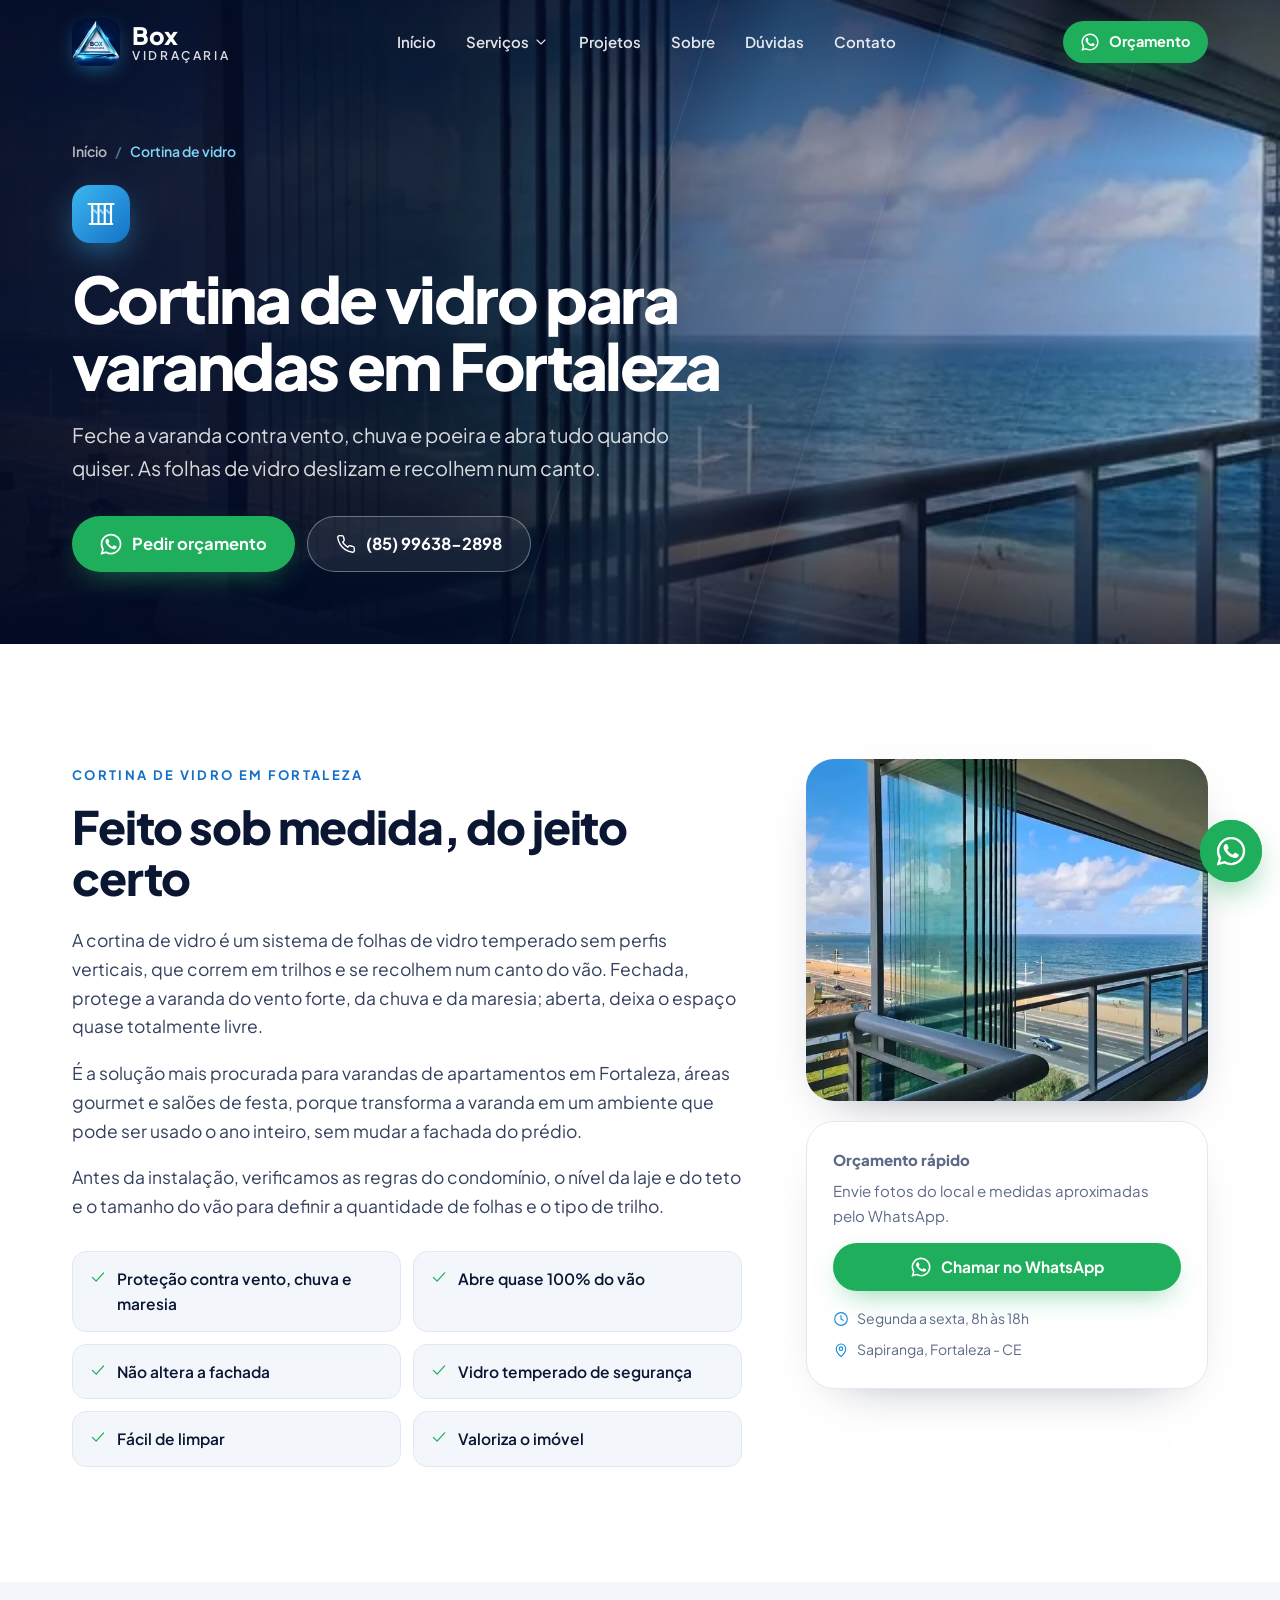
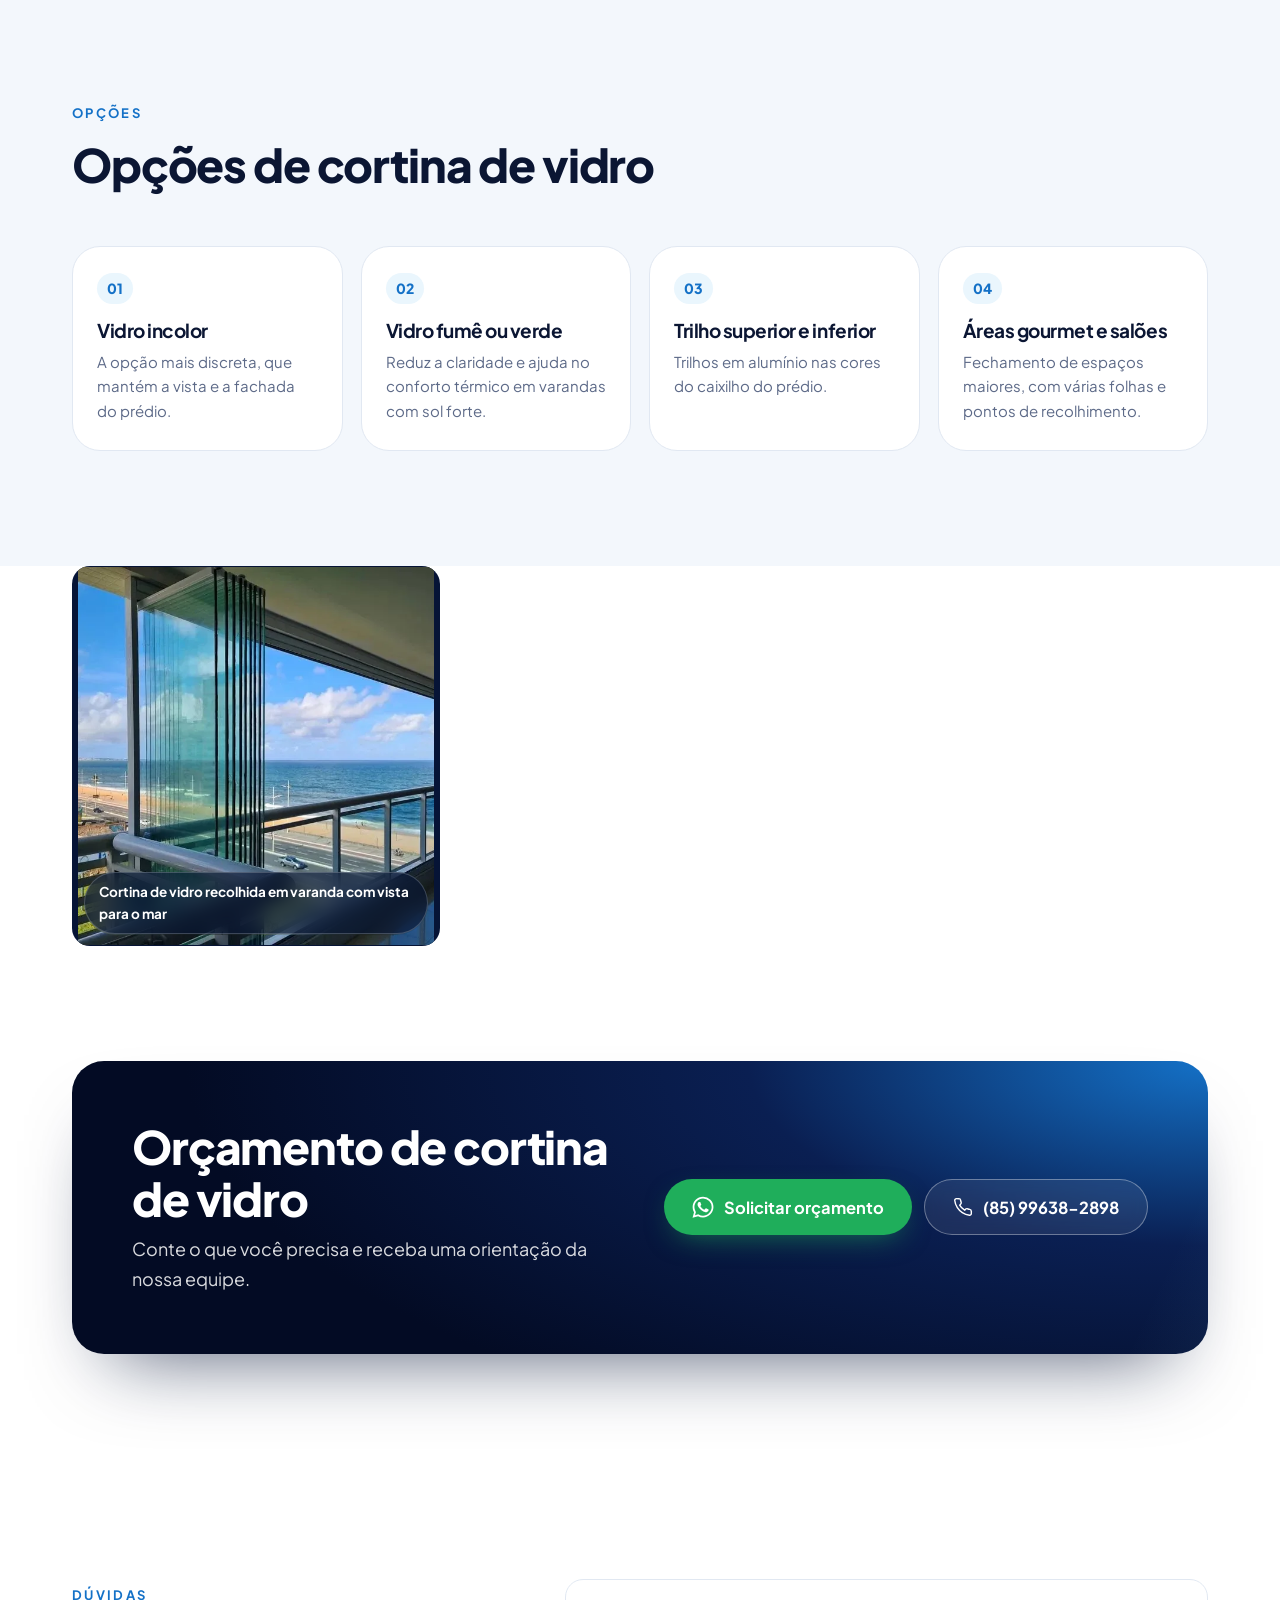
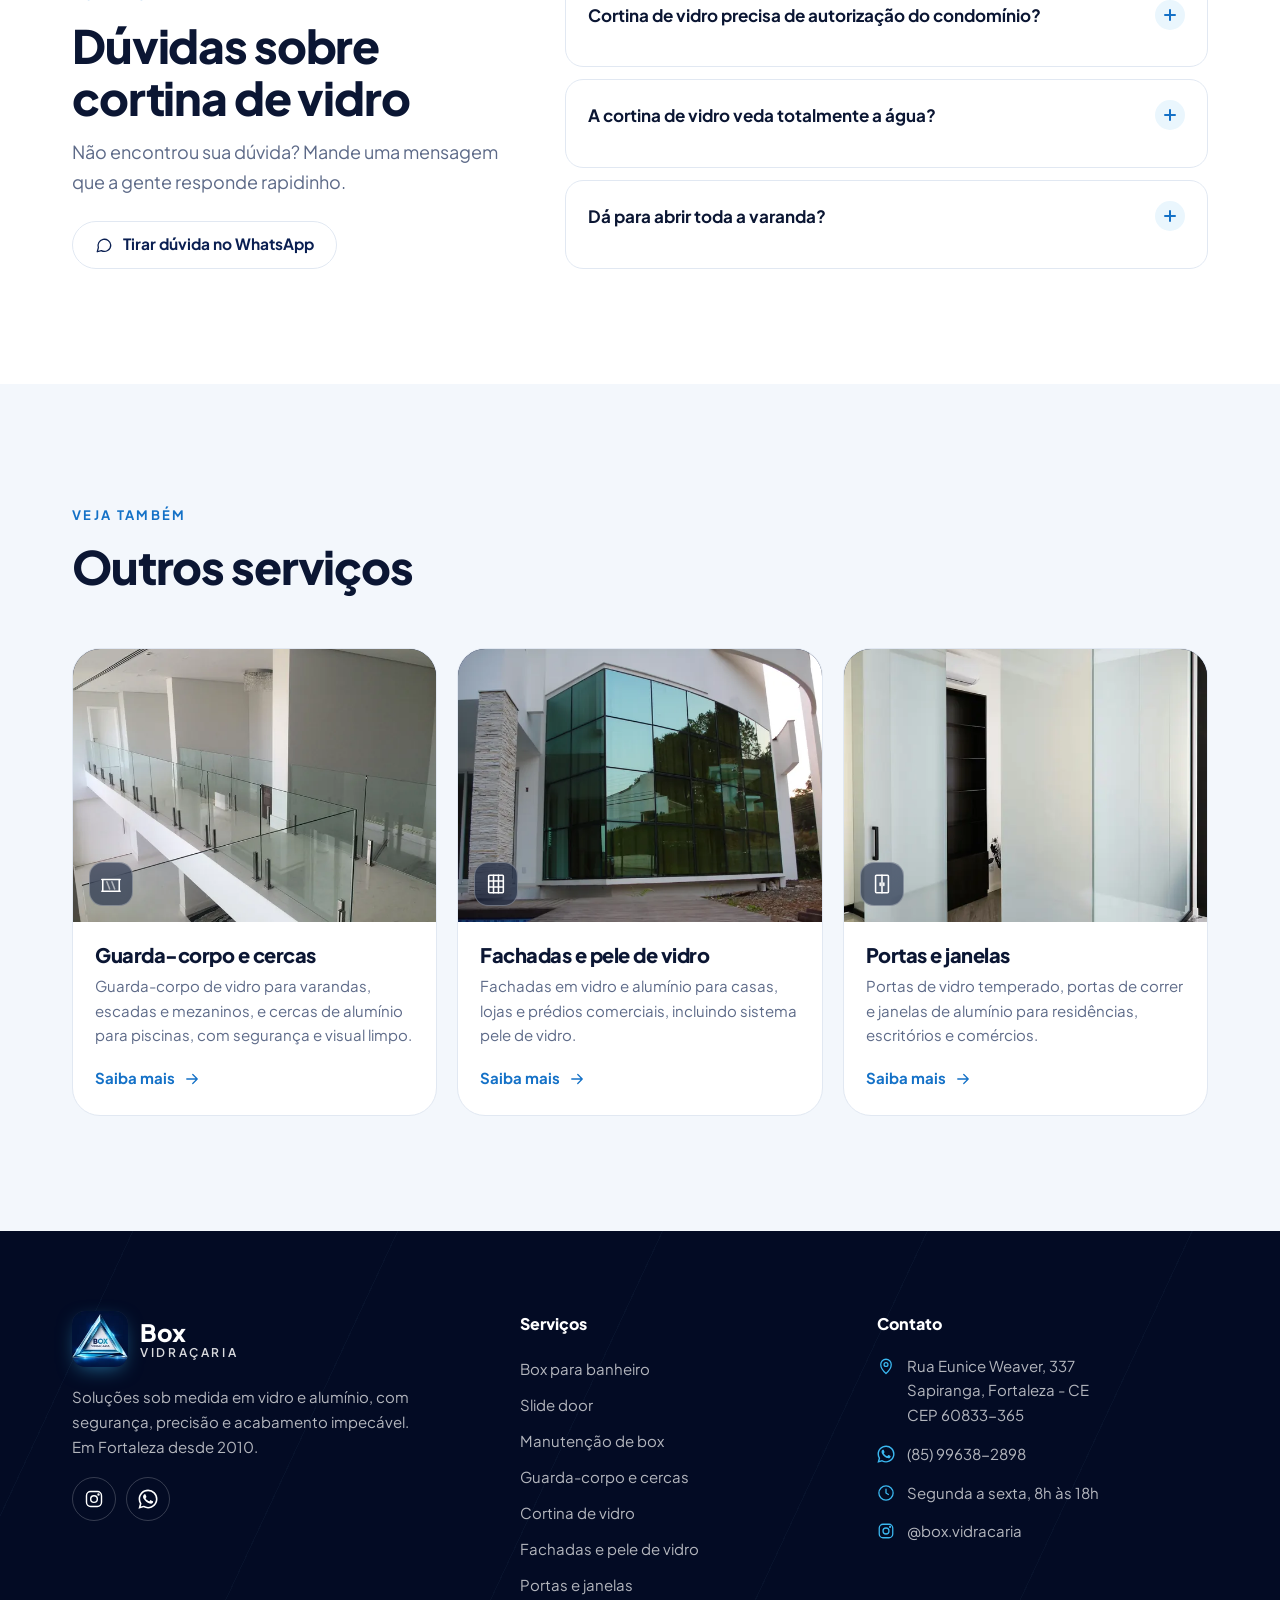
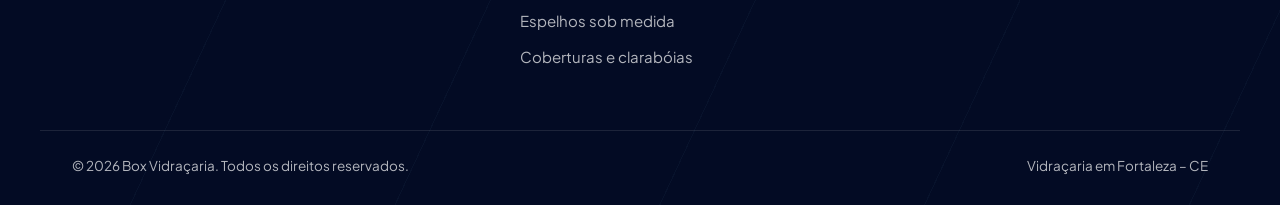
<file: cortina-de-vidro/index.html>
<!doctype html>
<html lang="pt-BR">
<head>
<meta charset="utf-8">
<meta name="viewport" content="width=device-width, initial-scale=1, viewport-fit=cover">
<title>Cortina de Vidro em Fortaleza | Fechamento de Varandas</title>
<meta name="description" content="Cortina de vidro em Fortaleza para fechamento de varandas, sacadas e áreas gourmet. Folhas que deslizam e recolhem, protegendo do vento e da chuva. Orçamento.">
<link rel="canonical" href="https://boxvidracariafortaleza.com.br/cortina-de-vidro/">
<meta name="robots" content="index, follow, max-image-preview:large">
<meta name="theme-color" content="#061436">
<meta name="geo.region" content="BR-CE">
<meta name="geo.placename" content="Fortaleza">
<meta property="og:type" content="website">
<meta property="og:locale" content="pt_BR">
<meta property="og:site_name" content="Box Vidraçaria">
<meta property="og:title" content="Cortina de Vidro em Fortaleza | Fechamento de Varandas">
<meta property="og:description" content="Cortina de vidro em Fortaleza para fechamento de varandas, sacadas e áreas gourmet. Folhas que deslizam e recolhem, protegendo do vento e da chuva. Orçamento.">
<meta property="og:url" content="https://boxvidracariafortaleza.com.br/cortina-de-vidro/">
<meta property="og:image" content="https://boxvidracariafortaleza.com.br/assets/img/og-box-vidracaria.jpg">
<meta property="og:image:alt" content="Box Vidraçaria – vidraçaria em Fortaleza">
<meta name="twitter:card" content="summary_large_image">
<meta name="twitter:title" content="Cortina de Vidro em Fortaleza | Fechamento de Varandas">
<meta name="twitter:description" content="Cortina de vidro em Fortaleza para fechamento de varandas, sacadas e áreas gourmet. Folhas que deslizam e recolhem, protegendo do vento e da chuva. Orçamento.">
<meta name="twitter:image" content="https://boxvidracariafortaleza.com.br/assets/img/og-box-vidracaria.jpg">
<link rel="icon" href="../favicon.ico" sizes="any">
<link rel="icon" href="../favicon-32.png" type="image/png" sizes="32x32">
<link rel="apple-touch-icon" href="../apple-touch-icon.png">
<link rel="manifest" href="../site.webmanifest">
<link rel="preconnect" href="https://fonts.googleapis.com">
<link rel="preconnect" href="https://fonts.gstatic.com" crossorigin>
<link href="https://fonts.googleapis.com/css2?family=Plus+Jakarta+Sans:wght@400;500;600;700;800&display=swap" rel="stylesheet">
<link rel="stylesheet" href="../assets/css/styles.css?v=2026-11-12">
<script type="application/ld+json">{"@context":"https://schema.org","@type":"HomeAndConstructionBusiness","@id":"https://boxvidracariafortaleza.com.br/#empresa","name":"Box Vidraçaria","alternateName":"Box Vidraçaria Fortaleza","description":"Vidraçaria em Fortaleza desde 2010: box para banheiro, guarda-corpo, cortina de vidro, espelhos, portas, janelas, fachadas e pele de vidro sob medida.","url":"https://boxvidracariafortaleza.com.br/","logo":"https://boxvidracariafortaleza.com.br/logo.png","image":["https://boxvidracariafortaleza.com.br/assets/img/og-box-vidracaria.jpg","https://boxvidracariafortaleza.com.br/logo.png"],"telephone":"+5585996382898","priceRange":"$$","foundingDate":"2010","address":{"@type":"PostalAddress","streetAddress":"Rua Eunice Weaver, 337","addressLocality":"Fortaleza","addressRegion":"CE","postalCode":"60833-365","addressCountry":"BR"},"hasMap":"https://www.google.com/maps/search/?api=1&query=Rua+Eunice+Weaver+337+Sapiranga+Fortaleza+CE","areaServed":[{"@type":"City","name":"Fortaleza"},{"@type":"AdministrativeArea","name":"Região Metropolitana de Fortaleza"}],"openingHoursSpecification":[{"@type":"OpeningHoursSpecification","dayOfWeek":["Monday","Tuesday","Wednesday","Thursday","Friday"],"opens":"08:00","closes":"18:00"}],"sameAs":["https://www.instagram.com/box.vidracaria/"],"contactPoint":{"@type":"ContactPoint","telephone":"+5585996382898","contactType":"customer service","areaServed":"BR","availableLanguage":"Portuguese"},"hasOfferCatalog":{"@type":"OfferCatalog","name":"Serviços de vidraçaria","itemListElement":[{"@type":"Offer","itemOffered":{"@type":"Service","name":"Box para banheiro","url":"https://boxvidracariafortaleza.com.br/box-para-banheiro/"}},{"@type":"Offer","itemOffered":{"@type":"Service","name":"Slide door","url":"https://boxvidracariafortaleza.com.br/slide-door/"}},{"@type":"Offer","itemOffered":{"@type":"Service","name":"Manutenção de box","url":"https://boxvidracariafortaleza.com.br/manutencao-de-box/"}},{"@type":"Offer","itemOffered":{"@type":"Service","name":"Guarda-corpo e cercas","url":"https://boxvidracariafortaleza.com.br/guarda-corpo-de-vidro/"}},{"@type":"Offer","itemOffered":{"@type":"Service","name":"Cortina de vidro","url":"https://boxvidracariafortaleza.com.br/cortina-de-vidro/"}},{"@type":"Offer","itemOffered":{"@type":"Service","name":"Fachadas e pele de vidro","url":"https://boxvidracariafortaleza.com.br/fachada-pele-de-vidro/"}},{"@type":"Offer","itemOffered":{"@type":"Service","name":"Portas e janelas","url":"https://boxvidracariafortaleza.com.br/portas-e-janelas/"}},{"@type":"Offer","itemOffered":{"@type":"Service","name":"Espelhos sob medida","url":"https://boxvidracariafortaleza.com.br/espelhos-sob-medida/"}},{"@type":"Offer","itemOffered":{"@type":"Service","name":"Coberturas e clarabóias","url":"https://boxvidracariafortaleza.com.br/cobertura-de-vidro/"}}]}}</script>
<script type="application/ld+json">{"@context":"https://schema.org","@type":"Service","name":"Cortina de vidro","serviceType":"Cortina de vidro","description":"Cortina de vidro em Fortaleza para fechamento de varandas, sacadas e áreas gourmet. Folhas que deslizam e recolhem, protegendo do vento e da chuva. Orçamento.","url":"https://boxvidracariafortaleza.com.br/cortina-de-vidro/","provider":{"@id":"https://boxvidracariafortaleza.com.br/#empresa"},"areaServed":{"@type":"City","name":"Fortaleza"},"image":"https://boxvidracariafortaleza.com.br/assets/img/cortina-varanda-640.webp"}</script>
<script type="application/ld+json">{"@context":"https://schema.org","@type":"BreadcrumbList","itemListElement":[{"@type":"ListItem","position":1,"name":"Início","item":"https://boxvidracariafortaleza.com.br/"},{"@type":"ListItem","position":2,"name":"Cortina de vidro","item":"https://boxvidracariafortaleza.com.br/cortina-de-vidro/"}]}</script>
<script type="application/ld+json">{"@context":"https://schema.org","@type":"FAQPage","mainEntity":[{"@type":"Question","name":"Cortina de vidro precisa de autorização do condomínio?","acceptedAnswer":{"@type":"Answer","text":"Na maioria dos prédios, sim. Muitos condomínios já têm um padrão de cor de perfil e de vidro definido. Recomendamos verificar antes; ajudamos a seguir o padrão do prédio."}},{"@type":"Question","name":"A cortina de vidro veda totalmente a água?","acceptedAnswer":{"@type":"Answer","text":"Ela protege muito bem contra chuva e vento, mas não é um sistema totalmente estanque, porque as folhas não têm perfis verticais. Explicamos isso na visita para você decidir com segurança."}},{"@type":"Question","name":"Dá para abrir toda a varanda?","acceptedAnswer":{"@type":"Answer","text":"Sim. As folhas deslizam até um ponto de giro e se recolhem num canto, deixando o vão praticamente livre."}}]}</script>
</head>
<body>
<a class="skip" href="#conteudo">Pular para o conteúdo</a>
<header class="site-header" data-header>
  <div class="container nav-wrap">
    <a class="brand" href="../" aria-label="Box Vidraçaria – página inicial">
      <img src="../assets/img/logo-96.webp" srcset="../assets/img/logo-96.webp 1x, ../assets/img/logo-192.webp 2x" width="48" height="48" alt="">
      <span class="brand-text"><strong>Box</strong><small>Vidraçaria</small></span>
    </a>
    <nav class="main-nav" aria-label="Navegação principal">
      <ul>
        <li><a href="../">Início</a></li>
        <li class="has-drop">
          <button type="button" class="drop-btn" aria-expanded="false" aria-controls="drop-servicos">Serviços <svg class="ico " width="16" height="16" viewBox="0 0 24 24" fill="none" stroke="currentColor" stroke-width="1.7" stroke-linecap="round" stroke-linejoin="round" aria-hidden="true" focusable="false"><path d="M6 9l6 6 6-6"/></svg></button>
          <div class="drop" id="drop-servicos"><ul><li><a href="../box-para-banheiro/"><svg class="ico " width="18" height="18" viewBox="0 0 24 24" fill="none" stroke="currentColor" stroke-width="1.7" stroke-linecap="round" stroke-linejoin="round" aria-hidden="true" focusable="false"><path d="M4 21V5a2 2 0 0 1 2-2h4"/><path d="M8 3v3"/><rect x="9" y="8" width="11" height="13" rx="1"/><path d="M14.5 8v13"/></svg><span>Box para banheiro</span></a></li><li><a href="../slide-door/"><svg class="ico " width="18" height="18" viewBox="0 0 24 24" fill="none" stroke="currentColor" stroke-width="1.7" stroke-linecap="round" stroke-linejoin="round" aria-hidden="true" focusable="false"><rect x="5" y="2.5" width="14" height="19" rx="1"/><path d="M12 2.5v19M10 11v2.5M14 11v2.5"/></svg><span>Slide door</span></a></li><li><a href="../manutencao-de-box/"><svg class="ico " width="18" height="18" viewBox="0 0 24 24" fill="none" stroke="currentColor" stroke-width="1.7" stroke-linecap="round" stroke-linejoin="round" aria-hidden="true" focusable="false"><path d="M14.7 6.3a4 4 0 0 0-5.3 5.3L3 18v3h3l6.4-6.4a4 4 0 0 0 5.3-5.3L15 12l-3-3z"/></svg><span>Manutenção de box</span></a></li><li><a href="../guarda-corpo-de-vidro/"><svg class="ico " width="18" height="18" viewBox="0 0 24 24" fill="none" stroke="currentColor" stroke-width="1.7" stroke-linecap="round" stroke-linejoin="round" aria-hidden="true" focusable="false"><path d="M2 7h20M3 7v13M21 7v13M2 20h20"/><path d="M7.5 9.5l3 8M13 9.5l3 8" opacity=".55"/></svg><span>Guarda-corpo e cercas</span></a></li><li><a href="../cortina-de-vidro/"><svg class="ico " width="18" height="18" viewBox="0 0 24 24" fill="none" stroke="currentColor" stroke-width="1.7" stroke-linecap="round" stroke-linejoin="round" aria-hidden="true" focusable="false"><path d="M2 4h20M3 20h18"/><path d="M5 4v16M10 4v16M15 4v16M20 4v16"/><path d="M6.5 9l2 2M11.5 9l2 2M16.5 9l2 2" opacity=".55"/></svg><span>Cortina de vidro</span></a></li><li><a href="../fachada-pele-de-vidro/"><svg class="ico " width="18" height="18" viewBox="0 0 24 24" fill="none" stroke="currentColor" stroke-width="1.7" stroke-linecap="round" stroke-linejoin="round" aria-hidden="true" focusable="false"><rect x="4" y="2.5" width="16" height="19" rx="1"/><path d="M4 8.8h16M4 15.2h16M9.3 2.5v19M14.7 2.5v19"/></svg><span>Fachadas e pele de vidro</span></a></li><li><a href="../portas-e-janelas/"><svg class="ico " width="18" height="18" viewBox="0 0 24 24" fill="none" stroke="currentColor" stroke-width="1.7" stroke-linecap="round" stroke-linejoin="round" aria-hidden="true" focusable="false"><rect x="5" y="2.5" width="14" height="19" rx="1"/><path d="M12 2.5v19M10 11v2.5M14 11v2.5"/></svg><span>Portas e janelas</span></a></li><li><a href="../espelhos-sob-medida/"><svg class="ico " width="18" height="18" viewBox="0 0 24 24" fill="none" stroke="currentColor" stroke-width="1.7" stroke-linecap="round" stroke-linejoin="round" aria-hidden="true" focusable="false"><ellipse cx="12" cy="10" rx="6.5" ry="8"/><path d="M9 7.5c.8-1.6 2-2.4 3.5-2.6M12 18v3M8.5 21h7"/></svg><span>Espelhos sob medida</span></a></li><li><a href="../cobertura-de-vidro/"><svg class="ico " width="18" height="18" viewBox="0 0 24 24" fill="none" stroke="currentColor" stroke-width="1.7" stroke-linecap="round" stroke-linejoin="round" aria-hidden="true" focusable="false"><path d="M2 13L12 4l10 9"/><path d="M5.5 10v10h13V10"/><path d="M8.5 8.2l3.5 3.3 3.5-3.3" opacity=".55"/></svg><span>Coberturas e clarabóias</span></a></li></ul></div>
        </li>
        <li><a href="../#projetos">Projetos</a></li>
        <li><a href="../#sobre">Sobre</a></li>
        <li><a href="../#duvidas">Dúvidas</a></li>
        <li><a href="../#contato">Contato</a></li>
      </ul>
    </nav>
    <div class="nav-actions">
      <a class="btn btn-wa btn-sm hide-sm" href="https://wa.me/5585996382898?text=Ol%C3%A1%21%20Vim%20pelo%20site%20e%20gostaria%20de%20um%20or%C3%A7amento." target="_blank" rel="noopener"><svg class="ico " width="18" height="18" viewBox="0 0 24 24" fill="currentColor" aria-hidden="true" focusable="false"><path d="M17.47 14.38c-.3-.15-1.75-.86-2.02-.96-.27-.1-.47-.15-.66.15-.2.3-.76.96-.93 1.16-.17.2-.34.22-.64.07-.3-.15-1.25-.46-2.38-1.47-.88-.79-1.47-1.76-1.65-2.06-.17-.3-.02-.46.13-.6.13-.14.3-.35.45-.52.15-.17.2-.3.3-.5.1-.2.05-.37-.02-.52-.08-.15-.67-1.6-.92-2.2-.24-.58-.49-.5-.67-.5h-.57c-.2 0-.52.07-.79.37-.27.3-1.04 1.02-1.04 2.48 0 1.46 1.07 2.88 1.21 3.08.15.2 2.1 3.2 5.08 4.49.71.31 1.26.49 1.7.63.71.23 1.36.2 1.87.12.57-.09 1.75-.72 2-1.41.25-.69.25-1.29.17-1.41-.07-.12-.27-.2-.57-.35zM12.04 21.5h-.01a9.4 9.4 0 0 1-4.8-1.31l-.34-.2-3.57.94.95-3.48-.22-.36a9.41 9.41 0 0 1-1.44-5.02c0-5.2 4.23-9.43 9.44-9.43a9.37 9.37 0 0 1 6.67 2.77 9.37 9.37 0 0 1 2.76 6.67c0 5.2-4.24 9.42-9.44 9.42zm8.03-17.46A11.27 11.27 0 0 0 12.04.72C5.79.72.7 5.8.7 12.06c0 2 .52 3.95 1.52 5.67L.6 23.6l6.02-1.58a11.33 11.33 0 0 0 5.42 1.38h.01c6.25 0 11.34-5.09 11.34-11.34 0-3.03-1.18-5.88-3.32-8.02z"/></svg><span>Orçamento</span></a>
      <button class="menu-btn" type="button" aria-expanded="false" aria-controls="menu-movel" aria-label="Abrir menu" data-menu-btn>
        <span class="menu-ico"><svg class="ico " width="22" height="22" viewBox="0 0 24 24" fill="none" stroke="currentColor" stroke-width="1.7" stroke-linecap="round" stroke-linejoin="round" aria-hidden="true" focusable="false"><path d="M4 7h16M4 12h16M4 17h16"/></svg></span><span class="close-ico"><svg class="ico " width="22" height="22" viewBox="0 0 24 24" fill="none" stroke="currentColor" stroke-width="1.7" stroke-linecap="round" stroke-linejoin="round" aria-hidden="true" focusable="false"><path d="M6 6l12 12M18 6L6 18"/></svg></span>
      </button>
    </div>
  </div>
  <div class="mobile-menu" id="menu-movel" data-menu hidden>
    <div class="container">
      <p class="mm-label">Serviços</p>
      <ul class="mm-services"><li><a href="../box-para-banheiro/">Box para banheiro</a></li><li><a href="../slide-door/">Slide door</a></li><li><a href="../manutencao-de-box/">Manutenção de box</a></li><li><a href="../guarda-corpo-de-vidro/">Guarda-corpo e cercas</a></li><li><a href="../cortina-de-vidro/">Cortina de vidro</a></li><li><a href="../fachada-pele-de-vidro/">Fachadas e pele de vidro</a></li><li><a href="../portas-e-janelas/">Portas e janelas</a></li><li><a href="../espelhos-sob-medida/">Espelhos sob medida</a></li><li><a href="../cobertura-de-vidro/">Coberturas e clarabóias</a></li></ul>
      <ul class="mm-main">
        <li><a href="../">Início</a></li>
        <li><a href="../#projetos">Projetos</a></li>
        <li><a href="../#sobre">Sobre</a></li>
        <li><a href="../#duvidas">Dúvidas</a></li>
        <li><a href="../#contato">Contato</a></li>
      </ul>
      <a class="btn btn-wa btn-block" href="https://wa.me/5585996382898?text=Ol%C3%A1%21%20Vim%20pelo%20site%20e%20gostaria%20de%20um%20or%C3%A7amento." target="_blank" rel="noopener"><svg class="ico " width="20" height="20" viewBox="0 0 24 24" fill="currentColor" aria-hidden="true" focusable="false"><path d="M17.47 14.38c-.3-.15-1.75-.86-2.02-.96-.27-.1-.47-.15-.66.15-.2.3-.76.96-.93 1.16-.17.2-.34.22-.64.07-.3-.15-1.25-.46-2.38-1.47-.88-.79-1.47-1.76-1.65-2.06-.17-.3-.02-.46.13-.6.13-.14.3-.35.45-.52.15-.17.2-.3.3-.5.1-.2.05-.37-.02-.52-.08-.15-.67-1.6-.92-2.2-.24-.58-.49-.5-.67-.5h-.57c-.2 0-.52.07-.79.37-.27.3-1.04 1.02-1.04 2.48 0 1.46 1.07 2.88 1.21 3.08.15.2 2.1 3.2 5.08 4.49.71.31 1.26.49 1.7.63.71.23 1.36.2 1.87.12.57-.09 1.75-.72 2-1.41.25-.69.25-1.29.17-1.41-.07-.12-.27-.2-.57-.35zM12.04 21.5h-.01a9.4 9.4 0 0 1-4.8-1.31l-.34-.2-3.57.94.95-3.48-.22-.36a9.41 9.41 0 0 1-1.44-5.02c0-5.2 4.23-9.43 9.44-9.43a9.37 9.37 0 0 1 6.67 2.77 9.37 9.37 0 0 1 2.76 6.67c0 5.2-4.24 9.42-9.44 9.42zm8.03-17.46A11.27 11.27 0 0 0 12.04.72C5.79.72.7 5.8.7 12.06c0 2 .52 3.95 1.52 5.67L.6 23.6l6.02-1.58a11.33 11.33 0 0 0 5.42 1.38h.01c6.25 0 11.34-5.09 11.34-11.34 0-3.03-1.18-5.88-3.32-8.02z"/></svg><span>Pedir orçamento no WhatsApp</span></a>
      <a class="mm-phone" href="tel:+5585996382898"><svg class="ico " width="18" height="18" viewBox="0 0 24 24" fill="none" stroke="currentColor" stroke-width="1.7" stroke-linecap="round" stroke-linejoin="round" aria-hidden="true" focusable="false"><path d="M22 16.9v3a2 2 0 0 1-2.2 2 19.8 19.8 0 0 1-8.6-3.1 19.5 19.5 0 0 1-6-6A19.8 19.8 0 0 1 2.1 4.2 2 2 0 0 1 4.1 2h3a2 2 0 0 1 2 1.7c.1.9.4 1.8.7 2.7a2 2 0 0 1-.5 2.1L8 9.8a16 16 0 0 0 6 6l1.3-1.3a2 2 0 0 1 2.1-.4c.9.3 1.8.6 2.7.7a2 2 0 0 1 1.7 2z"/></svg> (85) 99638-2898</a>
    </div>
  </div>
</header>

<main id="conteudo">
<section class="page-hero" aria-labelledby="page-title">
  <div class="page-hero-bg" aria-hidden="true"><img src="../assets/img/cortina-varanda-640.webp" srcset="../assets/img/cortina-varanda-640.webp 640w" sizes="100vw" width="640" height="640" alt="" fetchpriority="high"></div>
  <div class="hero-shade" aria-hidden="true"></div>
  <div class="hero-glass" aria-hidden="true"><span></span><span></span><span></span></div>
  <div class="container page-hero-inner">
    <nav class="crumbs hero-in" style="--i:0" aria-label="Você está em">
      <ol><li><a href="../">Início</a></li><li aria-current="page">Cortina de vidro</li></ol>
    </nav>
    <span class="page-ico hero-in" style="--i:1"><svg class="ico " width="30" height="30" viewBox="0 0 24 24" fill="none" stroke="currentColor" stroke-width="1.7" stroke-linecap="round" stroke-linejoin="round" aria-hidden="true" focusable="false"><path d="M2 4h20M3 20h18"/><path d="M5 4v16M10 4v16M15 4v16M20 4v16"/><path d="M6.5 9l2 2M11.5 9l2 2M16.5 9l2 2" opacity=".55"/></svg></span>
    <h1 id="page-title" class="page-title hero-in" style="--i:2">Cortina de vidro para varandas em Fortaleza</h1>
    <p class="hero-lead hero-in" style="--i:3">Feche a varanda contra vento, chuva e poeira e abra tudo quando quiser. As folhas de vidro deslizam e recolhem num canto.</p>
    <div class="hero-ctas hero-in" style="--i:4">
      <a class="btn btn-wa btn-lg" href="https://wa.me/5585996382898?text=Ol%C3%A1%21%20Vim%20pelo%20site%20e%20gostaria%20de%20um%20or%C3%A7amento%20de%20cortina%20de%20vidro." target="_blank" rel="noopener"><svg class="ico " width="22" height="22" viewBox="0 0 24 24" fill="currentColor" aria-hidden="true" focusable="false"><path d="M17.47 14.38c-.3-.15-1.75-.86-2.02-.96-.27-.1-.47-.15-.66.15-.2.3-.76.96-.93 1.16-.17.2-.34.22-.64.07-.3-.15-1.25-.46-2.38-1.47-.88-.79-1.47-1.76-1.65-2.06-.17-.3-.02-.46.13-.6.13-.14.3-.35.45-.52.15-.17.2-.3.3-.5.1-.2.05-.37-.02-.52-.08-.15-.67-1.6-.92-2.2-.24-.58-.49-.5-.67-.5h-.57c-.2 0-.52.07-.79.37-.27.3-1.04 1.02-1.04 2.48 0 1.46 1.07 2.88 1.21 3.08.15.2 2.1 3.2 5.08 4.49.71.31 1.26.49 1.7.63.71.23 1.36.2 1.87.12.57-.09 1.75-.72 2-1.41.25-.69.25-1.29.17-1.41-.07-.12-.27-.2-.57-.35zM12.04 21.5h-.01a9.4 9.4 0 0 1-4.8-1.31l-.34-.2-3.57.94.95-3.48-.22-.36a9.41 9.41 0 0 1-1.44-5.02c0-5.2 4.23-9.43 9.44-9.43a9.37 9.37 0 0 1 6.67 2.77 9.37 9.37 0 0 1 2.76 6.67c0 5.2-4.24 9.42-9.44 9.42zm8.03-17.46A11.27 11.27 0 0 0 12.04.72C5.79.72.7 5.8.7 12.06c0 2 .52 3.95 1.52 5.67L.6 23.6l6.02-1.58a11.33 11.33 0 0 0 5.42 1.38h.01c6.25 0 11.34-5.09 11.34-11.34 0-3.03-1.18-5.88-3.32-8.02z"/></svg><span>Pedir orçamento</span></a>
      <a class="btn btn-ghost-light btn-lg" href="tel:+5585996382898"><svg class="ico " width="20" height="20" viewBox="0 0 24 24" fill="none" stroke="currentColor" stroke-width="1.7" stroke-linecap="round" stroke-linejoin="round" aria-hidden="true" focusable="false"><path d="M22 16.9v3a2 2 0 0 1-2.2 2 19.8 19.8 0 0 1-8.6-3.1 19.5 19.5 0 0 1-6-6A19.8 19.8 0 0 1 2.1 4.2 2 2 0 0 1 4.1 2h3a2 2 0 0 1 2 1.7c.1.9.4 1.8.7 2.7a2 2 0 0 1-.5 2.1L8 9.8a16 16 0 0 0 6 6l1.3-1.3a2 2 0 0 1 2.1-.4c.9.3 1.8.6 2.7.7a2 2 0 0 1 1.7 2z"/></svg><span>(85) 99638-2898</span></a>
    </div>
  </div>
</section>

<section class="section" aria-labelledby="intro-title">
  <div class="container svc-grid">
    <div class="svc-copy">
      <p class="eyebrow" data-reveal>Cortina de vidro em Fortaleza</p>
      <h2 id="intro-title" class="h2" data-reveal>Feito sob medida, do jeito certo</h2>
      <div class="prose" data-reveal><p>A cortina de vidro é um sistema de folhas de vidro temperado sem perfis verticais, que correm em trilhos e se recolhem num canto do vão. Fechada, protege a varanda do vento forte, da chuva e da maresia; aberta, deixa o espaço quase totalmente livre.</p><p>É a solução mais procurada para varandas de apartamentos em Fortaleza, áreas gourmet e salões de festa, porque transforma a varanda em um ambiente que pode ser usado o ano inteiro, sem mudar a fachada do prédio.</p><p>Antes da instalação, verificamos as regras do condomínio, o nível da laje e do teto e o tamanho do vão para definir a quantidade de folhas e o tipo de trilho.</p></div>
      <ul class="benefits" data-reveal><li><svg class="ico " width="18" height="18" viewBox="0 0 24 24" fill="none" stroke="currentColor" stroke-width="1.7" stroke-linecap="round" stroke-linejoin="round" aria-hidden="true" focusable="false"><path d="M4.5 12.5l5 5 10-11"/></svg><span>Proteção contra vento, chuva e maresia</span></li><li><svg class="ico " width="18" height="18" viewBox="0 0 24 24" fill="none" stroke="currentColor" stroke-width="1.7" stroke-linecap="round" stroke-linejoin="round" aria-hidden="true" focusable="false"><path d="M4.5 12.5l5 5 10-11"/></svg><span>Abre quase 100% do vão</span></li><li><svg class="ico " width="18" height="18" viewBox="0 0 24 24" fill="none" stroke="currentColor" stroke-width="1.7" stroke-linecap="round" stroke-linejoin="round" aria-hidden="true" focusable="false"><path d="M4.5 12.5l5 5 10-11"/></svg><span>Não altera a fachada</span></li><li><svg class="ico " width="18" height="18" viewBox="0 0 24 24" fill="none" stroke="currentColor" stroke-width="1.7" stroke-linecap="round" stroke-linejoin="round" aria-hidden="true" focusable="false"><path d="M4.5 12.5l5 5 10-11"/></svg><span>Vidro temperado de segurança</span></li><li><svg class="ico " width="18" height="18" viewBox="0 0 24 24" fill="none" stroke="currentColor" stroke-width="1.7" stroke-linecap="round" stroke-linejoin="round" aria-hidden="true" focusable="false"><path d="M4.5 12.5l5 5 10-11"/></svg><span>Fácil de limpar</span></li><li><svg class="ico " width="18" height="18" viewBox="0 0 24 24" fill="none" stroke="currentColor" stroke-width="1.7" stroke-linecap="round" stroke-linejoin="round" aria-hidden="true" focusable="false"><path d="M4.5 12.5l5 5 10-11"/></svg><span>Valoriza o imóvel</span></li></ul>
    </div>
    <aside class="svc-side">
      <div class="svc-photo" data-reveal><img src="../assets/img/cortina-varanda-640.webp" srcset="../assets/img/cortina-varanda-640.webp 640w" sizes="(min-width: 1000px) 38vw, 100vw" width="640" height="640" alt="Cortina de vidro recolhida em varanda com vista para o mar" loading="lazy" decoding="async"></div>
      <div class="side-card" data-reveal>
        <p class="side-title">Orçamento rápido</p>
        <p>Envie fotos do local e medidas aproximadas pelo WhatsApp.</p>
        <a class="btn btn-wa btn-block" href="https://wa.me/5585996382898?text=Ol%C3%A1%21%20Vim%20pelo%20site%20e%20gostaria%20de%20um%20or%C3%A7amento%20de%20cortina%20de%20vidro." target="_blank" rel="noopener"><svg class="ico " width="20" height="20" viewBox="0 0 24 24" fill="currentColor" aria-hidden="true" focusable="false"><path d="M17.47 14.38c-.3-.15-1.75-.86-2.02-.96-.27-.1-.47-.15-.66.15-.2.3-.76.96-.93 1.16-.17.2-.34.22-.64.07-.3-.15-1.25-.46-2.38-1.47-.88-.79-1.47-1.76-1.65-2.06-.17-.3-.02-.46.13-.6.13-.14.3-.35.45-.52.15-.17.2-.3.3-.5.1-.2.05-.37-.02-.52-.08-.15-.67-1.6-.92-2.2-.24-.58-.49-.5-.67-.5h-.57c-.2 0-.52.07-.79.37-.27.3-1.04 1.02-1.04 2.48 0 1.46 1.07 2.88 1.21 3.08.15.2 2.1 3.2 5.08 4.49.71.31 1.26.49 1.7.63.71.23 1.36.2 1.87.12.57-.09 1.75-.72 2-1.41.25-.69.25-1.29.17-1.41-.07-.12-.27-.2-.57-.35zM12.04 21.5h-.01a9.4 9.4 0 0 1-4.8-1.31l-.34-.2-3.57.94.95-3.48-.22-.36a9.41 9.41 0 0 1-1.44-5.02c0-5.2 4.23-9.43 9.44-9.43a9.37 9.37 0 0 1 6.67 2.77 9.37 9.37 0 0 1 2.76 6.67c0 5.2-4.24 9.42-9.44 9.42zm8.03-17.46A11.27 11.27 0 0 0 12.04.72C5.79.72.7 5.8.7 12.06c0 2 .52 3.95 1.52 5.67L.6 23.6l6.02-1.58a11.33 11.33 0 0 0 5.42 1.38h.01c6.25 0 11.34-5.09 11.34-11.34 0-3.03-1.18-5.88-3.32-8.02z"/></svg><span>Chamar no WhatsApp</span></a>
        <ul class="side-info">
          <li><svg class="ico " width="16" height="16" viewBox="0 0 24 24" fill="none" stroke="currentColor" stroke-width="1.7" stroke-linecap="round" stroke-linejoin="round" aria-hidden="true" focusable="false"><circle cx="12" cy="12" r="9.5"/><path d="M12 7v5l3.2 2"/></svg> Segunda a sexta, 8h às 18h</li>
          <li><svg class="ico " width="16" height="16" viewBox="0 0 24 24" fill="none" stroke="currentColor" stroke-width="1.7" stroke-linecap="round" stroke-linejoin="round" aria-hidden="true" focusable="false"><path d="M12 22s7-6.2 7-12a7 7 0 1 0-14 0c0 5.8 7 12 7 12z"/><circle cx="12" cy="10" r="2.6"/></svg> Sapiranga, Fortaleza - CE</li>
        </ul>
      </div>
    </aside>
  </div>
</section>

<section class="section soft" aria-labelledby="opt-title">
  <div class="container">
    <div class="section-head" data-reveal>
      <p class="eyebrow">Opções</p>
      <h2 id="opt-title" class="h2">Opções de cortina de vidro</h2>
    </div>
    <ol class="opts">
          <li class="opt" data-reveal style="--d:0ms"><span class="opt-n">01</span><h3>Vidro incolor</h3><p>A opção mais discreta, que mantém a vista e a fachada do prédio.</p></li>
          <li class="opt" data-reveal style="--d:70ms"><span class="opt-n">02</span><h3>Vidro fumê ou verde</h3><p>Reduz a claridade e ajuda no conforto térmico em varandas com sol forte.</p></li>
          <li class="opt" data-reveal style="--d:140ms"><span class="opt-n">03</span><h3>Trilho superior e inferior</h3><p>Trilhos em alumínio nas cores do caixilho do prédio.</p></li>
          <li class="opt" data-reveal style="--d:210ms"><span class="opt-n">04</span><h3>Áreas gourmet e salões</h3><p>Fechamento de espaços maiores, com várias folhas e pontos de recolhimento.</p></li>
    </ol>
  </div>
</section>

<section class="section pt-0" aria-label="Fotos de cortina de vidro">
  <div class="container">
    <div class="gallery gallery-sm">
          <figure class="g-item" data-reveal style="--d:0ms">
            <button type="button" class="g-btn" data-lb data-cap="Cortina de vidro recolhida em varanda com vista para o mar" aria-label="Ampliar foto: Cortina de vidro recolhida em varanda com vista para o mar"><img src="../assets/img/cortina-varanda-640.webp" srcset="../assets/img/cortina-varanda-640.webp 640w" sizes="(min-width: 900px) 33vw, 100vw" width="640" height="640" alt="Cortina de vidro recolhida em varanda com vista para o mar" loading="lazy" decoding="async"></button>
            <figcaption>Cortina de vidro recolhida em varanda com vista para o mar</figcaption>
          </figure>
    </div>
  </div>
</section>

<section class="cta-band" aria-label="Solicitar orçamento">
  <div class="container">
    <div class="cta-card" data-reveal>
      <div class="cta-shine" aria-hidden="true"></div>
      <div>
        <h2 class="h2">Orçamento de cortina de vidro</h2>
        <p>Conte o que você precisa e receba uma orientação da nossa equipe.</p>
      </div>
      <div class="cta-actions">
        <a class="btn btn-wa btn-lg" href="https://wa.me/5585996382898?text=Ol%C3%A1%21%20Vim%20pelo%20site%20e%20gostaria%20de%20um%20or%C3%A7amento%20de%20cortina%20de%20vidro." target="_blank" rel="noopener"><svg class="ico " width="22" height="22" viewBox="0 0 24 24" fill="currentColor" aria-hidden="true" focusable="false"><path d="M17.47 14.38c-.3-.15-1.75-.86-2.02-.96-.27-.1-.47-.15-.66.15-.2.3-.76.96-.93 1.16-.17.2-.34.22-.64.07-.3-.15-1.25-.46-2.38-1.47-.88-.79-1.47-1.76-1.65-2.06-.17-.3-.02-.46.13-.6.13-.14.3-.35.45-.52.15-.17.2-.3.3-.5.1-.2.05-.37-.02-.52-.08-.15-.67-1.6-.92-2.2-.24-.58-.49-.5-.67-.5h-.57c-.2 0-.52.07-.79.37-.27.3-1.04 1.02-1.04 2.48 0 1.46 1.07 2.88 1.21 3.08.15.2 2.1 3.2 5.08 4.49.71.31 1.26.49 1.7.63.71.23 1.36.2 1.87.12.57-.09 1.75-.72 2-1.41.25-.69.25-1.29.17-1.41-.07-.12-.27-.2-.57-.35zM12.04 21.5h-.01a9.4 9.4 0 0 1-4.8-1.31l-.34-.2-3.57.94.95-3.48-.22-.36a9.41 9.41 0 0 1-1.44-5.02c0-5.2 4.23-9.43 9.44-9.43a9.37 9.37 0 0 1 6.67 2.77 9.37 9.37 0 0 1 2.76 6.67c0 5.2-4.24 9.42-9.44 9.42zm8.03-17.46A11.27 11.27 0 0 0 12.04.72C5.79.72.7 5.8.7 12.06c0 2 .52 3.95 1.52 5.67L.6 23.6l6.02-1.58a11.33 11.33 0 0 0 5.42 1.38h.01c6.25 0 11.34-5.09 11.34-11.34 0-3.03-1.18-5.88-3.32-8.02z"/></svg><span>Solicitar orçamento</span></a>
        <a class="btn btn-ghost-light btn-lg" href="tel:+5585996382898"><svg class="ico " width="20" height="20" viewBox="0 0 24 24" fill="none" stroke="currentColor" stroke-width="1.7" stroke-linecap="round" stroke-linejoin="round" aria-hidden="true" focusable="false"><path d="M22 16.9v3a2 2 0 0 1-2.2 2 19.8 19.8 0 0 1-8.6-3.1 19.5 19.5 0 0 1-6-6A19.8 19.8 0 0 1 2.1 4.2 2 2 0 0 1 4.1 2h3a2 2 0 0 1 2 1.7c.1.9.4 1.8.7 2.7a2 2 0 0 1-.5 2.1L8 9.8a16 16 0 0 0 6 6l1.3-1.3a2 2 0 0 1 2.1-.4c.9.3 1.8.6 2.7.7a2 2 0 0 1 1.7 2z"/></svg><span>(85) 99638-2898</span></a>
      </div>
    </div>
  </div>
</section>


<section class="section faq" id="duvidas" aria-labelledby="faq-title">
  <div class="container faq-grid">
    <div class="faq-head" data-reveal>
      <p class="eyebrow">Dúvidas</p>
      <h2 id="faq-title" class="h2">Dúvidas sobre cortina de vidro</h2>
      <p class="lead-sm">Não encontrou sua dúvida? Mande uma mensagem que a gente responde rapidinho.</p>
      <a class="btn btn-outline" href="https://wa.me/5585996382898?text=Ol%C3%A1%21%20Tenho%20uma%20d%C3%BAvida%20sobre%20os%20servi%C3%A7os%20da%20Box%20Vidra%C3%A7aria." target="_blank" rel="noopener"><svg class="ico " width="18" height="18" viewBox="0 0 24 24" fill="none" stroke="currentColor" stroke-width="1.7" stroke-linecap="round" stroke-linejoin="round" aria-hidden="true" focusable="false"><path d="M21 12a8.5 8.5 0 0 1-12.6 7.5L3 21l1.5-5.4A8.5 8.5 0 1 1 21 12z"/></svg><span>Tirar dúvida no WhatsApp</span></a>
    </div>
    <div class="faq-list">
      <details class="faq-item" data-reveal>
        <summary><span>Cortina de vidro precisa de autorização do condomínio?</span><span class="faq-plus" aria-hidden="true"></span></summary>
        <div class="faq-a"><p>Na maioria dos prédios, sim. Muitos condomínios já têm um padrão de cor de perfil e de vidro definido. Recomendamos verificar antes; ajudamos a seguir o padrão do prédio.</p></div>
      </details>
      <details class="faq-item" data-reveal>
        <summary><span>A cortina de vidro veda totalmente a água?</span><span class="faq-plus" aria-hidden="true"></span></summary>
        <div class="faq-a"><p>Ela protege muito bem contra chuva e vento, mas não é um sistema totalmente estanque, porque as folhas não têm perfis verticais. Explicamos isso na visita para você decidir com segurança.</p></div>
      </details>
      <details class="faq-item" data-reveal>
        <summary><span>Dá para abrir toda a varanda?</span><span class="faq-plus" aria-hidden="true"></span></summary>
        <div class="faq-a"><p>Sim. As folhas deslizam até um ponto de giro e se recolhem num canto, deixando o vão praticamente livre.</p></div>
      </details>
    </div>
  </div>
</section>

<section class="section soft" aria-labelledby="rel-title">
  <div class="container">
    <div class="section-head" data-reveal>
      <p class="eyebrow">Veja também</p>
      <h2 id="rel-title" class="h2">Outros serviços</h2>
    </div>
    <div class="services-grid three">
      <a class="service-card" href="../guarda-corpo-de-vidro/" data-reveal style="--d:0ms">
        <div class="sc-media"><img src="../assets/img/guarda-corpo-mezanino-1500.webp" srcset="../assets/img/guarda-corpo-mezanino-640.webp 640w, ../assets/img/guarda-corpo-mezanino-1024.webp 1024w, ../assets/img/guarda-corpo-mezanino-1500.webp 1500w" sizes="(min-width: 1100px) 25vw, (min-width: 640px) 50vw, 100vw" width="1500" height="1125" alt="Guarda-corpo e cercas – Box Vidraçaria Fortaleza" loading="lazy" decoding="async"><span class="sc-ico"><svg class="ico " width="22" height="22" viewBox="0 0 24 24" fill="none" stroke="currentColor" stroke-width="1.7" stroke-linecap="round" stroke-linejoin="round" aria-hidden="true" focusable="false"><path d="M2 7h20M3 7v13M21 7v13M2 20h20"/><path d="M7.5 9.5l3 8M13 9.5l3 8" opacity=".55"/></svg></span></div>
        <div class="sc-body">
          <h3>Guarda-corpo e cercas</h3>
          <p>Guarda-corpo de vidro para varandas, escadas e mezaninos, e cercas de alumínio para piscinas, com segurança e visual limpo.</p>
          <span class="sc-link">Saiba mais <svg class="ico " width="18" height="18" viewBox="0 0 24 24" fill="none" stroke="currentColor" stroke-width="1.7" stroke-linecap="round" stroke-linejoin="round" aria-hidden="true" focusable="false"><path d="M5 12h14M13 6l6 6-6 6"/></svg></span>
        </div>
      </a>
      <a class="service-card" href="../fachada-pele-de-vidro/" data-reveal style="--d:70ms">
        <div class="sc-media"><img src="../assets/img/fachada-vidro-1600.webp" srcset="../assets/img/fachada-vidro-640.webp 640w, ../assets/img/fachada-vidro-1024.webp 1024w, ../assets/img/fachada-vidro-1600.webp 1600w" sizes="(min-width: 1100px) 25vw, (min-width: 640px) 50vw, 100vw" width="1600" height="1200" alt="Fachadas e pele de vidro – Box Vidraçaria Fortaleza" loading="lazy" decoding="async"><span class="sc-ico"><svg class="ico " width="22" height="22" viewBox="0 0 24 24" fill="none" stroke="currentColor" stroke-width="1.7" stroke-linecap="round" stroke-linejoin="round" aria-hidden="true" focusable="false"><rect x="4" y="2.5" width="16" height="19" rx="1"/><path d="M4 8.8h16M4 15.2h16M9.3 2.5v19M14.7 2.5v19"/></svg></span></div>
        <div class="sc-body">
          <h3>Fachadas e pele de vidro</h3>
          <p>Fachadas em vidro e alumínio para casas, lojas e prédios comerciais, incluindo sistema pele de vidro.</p>
          <span class="sc-link">Saiba mais <svg class="ico " width="18" height="18" viewBox="0 0 24 24" fill="none" stroke="currentColor" stroke-width="1.7" stroke-linecap="round" stroke-linejoin="round" aria-hidden="true" focusable="false"><path d="M5 12h14M13 6l6 6-6 6"/></svg></span>
        </div>
      </a>
      <a class="service-card" href="../portas-e-janelas/" data-reveal style="--d:140ms">
        <div class="sc-media"><img src="../assets/img/divisoria-vidro-1600.webp" srcset="../assets/img/divisoria-vidro-640.webp 640w, ../assets/img/divisoria-vidro-1024.webp 1024w, ../assets/img/divisoria-vidro-1600.webp 1600w" sizes="(min-width: 1100px) 25vw, (min-width: 640px) 50vw, 100vw" width="1600" height="2400" alt="Portas e janelas – Box Vidraçaria Fortaleza" loading="lazy" decoding="async"><span class="sc-ico"><svg class="ico " width="22" height="22" viewBox="0 0 24 24" fill="none" stroke="currentColor" stroke-width="1.7" stroke-linecap="round" stroke-linejoin="round" aria-hidden="true" focusable="false"><rect x="5" y="2.5" width="14" height="19" rx="1"/><path d="M12 2.5v19M10 11v2.5M14 11v2.5"/></svg></span></div>
        <div class="sc-body">
          <h3>Portas e janelas</h3>
          <p>Portas de vidro temperado, portas de correr e janelas de alumínio para residências, escritórios e comércios.</p>
          <span class="sc-link">Saiba mais <svg class="ico " width="18" height="18" viewBox="0 0 24 24" fill="none" stroke="currentColor" stroke-width="1.7" stroke-linecap="round" stroke-linejoin="round" aria-hidden="true" focusable="false"><path d="M5 12h14M13 6l6 6-6 6"/></svg></span>
        </div>
      </a>
    </div>
  </div>
</section>
</main>
<footer class="site-footer">
  <div class="glass-lines" aria-hidden="true"></div>
  <div class="container footer-grid">
    <div class="f-brand">
      <a class="brand brand-light" href="../">
        <img src="../assets/img/logo-96.webp" srcset="../assets/img/logo-96.webp 1x, ../assets/img/logo-192.webp 2x" width="56" height="56" alt="Logo Box Vidraçaria" loading="lazy">
        <span class="brand-text"><strong>Box</strong><small>Vidraçaria</small></span>
      </a>
      <p>Soluções sob medida em vidro e alumínio, com segurança, precisão e acabamento impecável. Em Fortaleza desde 2010.</p>
      <div class="f-social">
        <a href="https://www.instagram.com/box.vidracaria/" target="_blank" rel="noopener" aria-label="Instagram da Box Vidraçaria"><svg class="ico " width="20" height="20" viewBox="0 0 24 24" fill="none" stroke="currentColor" stroke-width="1.7" stroke-linecap="round" stroke-linejoin="round" aria-hidden="true" focusable="false"><rect x="3" y="3" width="18" height="18" rx="5"/><circle cx="12" cy="12" r="4"/><circle cx="17.4" cy="6.6" r=".6" fill="currentColor"/></svg></a>
        <a href="https://wa.me/5585996382898?text=Ol%C3%A1%21%20Vim%20pelo%20site%20e%20gostaria%20de%20um%20or%C3%A7amento." target="_blank" rel="noopener" aria-label="WhatsApp da Box Vidraçaria"><svg class="ico " width="20" height="20" viewBox="0 0 24 24" fill="currentColor" aria-hidden="true" focusable="false"><path d="M17.47 14.38c-.3-.15-1.75-.86-2.02-.96-.27-.1-.47-.15-.66.15-.2.3-.76.96-.93 1.16-.17.2-.34.22-.64.07-.3-.15-1.25-.46-2.38-1.47-.88-.79-1.47-1.76-1.65-2.06-.17-.3-.02-.46.13-.6.13-.14.3-.35.45-.52.15-.17.2-.3.3-.5.1-.2.05-.37-.02-.52-.08-.15-.67-1.6-.92-2.2-.24-.58-.49-.5-.67-.5h-.57c-.2 0-.52.07-.79.37-.27.3-1.04 1.02-1.04 2.48 0 1.46 1.07 2.88 1.21 3.08.15.2 2.1 3.2 5.08 4.49.71.31 1.26.49 1.7.63.71.23 1.36.2 1.87.12.57-.09 1.75-.72 2-1.41.25-.69.25-1.29.17-1.41-.07-.12-.27-.2-.57-.35zM12.04 21.5h-.01a9.4 9.4 0 0 1-4.8-1.31l-.34-.2-3.57.94.95-3.48-.22-.36a9.41 9.41 0 0 1-1.44-5.02c0-5.2 4.23-9.43 9.44-9.43a9.37 9.37 0 0 1 6.67 2.77 9.37 9.37 0 0 1 2.76 6.67c0 5.2-4.24 9.42-9.44 9.42zm8.03-17.46A11.27 11.27 0 0 0 12.04.72C5.79.72.7 5.8.7 12.06c0 2 .52 3.95 1.52 5.67L.6 23.6l6.02-1.58a11.33 11.33 0 0 0 5.42 1.38h.01c6.25 0 11.34-5.09 11.34-11.34 0-3.03-1.18-5.88-3.32-8.02z"/></svg></a>
      </div>
    </div>
    <div>
      <p class="f-title">Serviços</p>
      <ul class="f-links"><li><a href="../box-para-banheiro/">Box para banheiro</a></li><li><a href="../slide-door/">Slide door</a></li><li><a href="../manutencao-de-box/">Manutenção de box</a></li><li><a href="../guarda-corpo-de-vidro/">Guarda-corpo e cercas</a></li><li><a href="../cortina-de-vidro/">Cortina de vidro</a></li><li><a href="../fachada-pele-de-vidro/">Fachadas e pele de vidro</a></li><li><a href="../portas-e-janelas/">Portas e janelas</a></li><li><a href="../espelhos-sob-medida/">Espelhos sob medida</a></li><li><a href="../cobertura-de-vidro/">Coberturas e clarabóias</a></li></ul>
    </div>
    <div>
      <p class="f-title">Contato</p>
      <ul class="f-contact">
        <li><svg class="ico " width="18" height="18" viewBox="0 0 24 24" fill="none" stroke="currentColor" stroke-width="1.7" stroke-linecap="round" stroke-linejoin="round" aria-hidden="true" focusable="false"><path d="M12 22s7-6.2 7-12a7 7 0 1 0-14 0c0 5.8 7 12 7 12z"/><circle cx="12" cy="10" r="2.6"/></svg><a href="https://www.google.com/maps/search/?api=1&query=Rua+Eunice+Weaver+337+Sapiranga+Fortaleza+CE" target="_blank" rel="noopener">Rua Eunice Weaver, 337<br>Sapiranga, Fortaleza - CE<br>CEP 60833-365</a></li>
        <li><svg class="ico " width="18" height="18" viewBox="0 0 24 24" fill="currentColor" aria-hidden="true" focusable="false"><path d="M17.47 14.38c-.3-.15-1.75-.86-2.02-.96-.27-.1-.47-.15-.66.15-.2.3-.76.96-.93 1.16-.17.2-.34.22-.64.07-.3-.15-1.25-.46-2.38-1.47-.88-.79-1.47-1.76-1.65-2.06-.17-.3-.02-.46.13-.6.13-.14.3-.35.45-.52.15-.17.2-.3.3-.5.1-.2.05-.37-.02-.52-.08-.15-.67-1.6-.92-2.2-.24-.58-.49-.5-.67-.5h-.57c-.2 0-.52.07-.79.37-.27.3-1.04 1.02-1.04 2.48 0 1.46 1.07 2.88 1.21 3.08.15.2 2.1 3.2 5.08 4.49.71.31 1.26.49 1.7.63.71.23 1.36.2 1.87.12.57-.09 1.75-.72 2-1.41.25-.69.25-1.29.17-1.41-.07-.12-.27-.2-.57-.35zM12.04 21.5h-.01a9.4 9.4 0 0 1-4.8-1.31l-.34-.2-3.57.94.95-3.48-.22-.36a9.41 9.41 0 0 1-1.44-5.02c0-5.2 4.23-9.43 9.44-9.43a9.37 9.37 0 0 1 6.67 2.77 9.37 9.37 0 0 1 2.76 6.67c0 5.2-4.24 9.42-9.44 9.42zm8.03-17.46A11.27 11.27 0 0 0 12.04.72C5.79.72.7 5.8.7 12.06c0 2 .52 3.95 1.52 5.67L.6 23.6l6.02-1.58a11.33 11.33 0 0 0 5.42 1.38h.01c6.25 0 11.34-5.09 11.34-11.34 0-3.03-1.18-5.88-3.32-8.02z"/></svg><a href="https://wa.me/5585996382898?text=Ol%C3%A1%21%20Vim%20pelo%20site%20e%20gostaria%20de%20um%20or%C3%A7amento." target="_blank" rel="noopener">(85) 99638-2898</a></li>
        <li><svg class="ico " width="18" height="18" viewBox="0 0 24 24" fill="none" stroke="currentColor" stroke-width="1.7" stroke-linecap="round" stroke-linejoin="round" aria-hidden="true" focusable="false"><circle cx="12" cy="12" r="9.5"/><path d="M12 7v5l3.2 2"/></svg><span>Segunda a sexta, 8h às 18h</span></li>
        <li><svg class="ico " width="18" height="18" viewBox="0 0 24 24" fill="none" stroke="currentColor" stroke-width="1.7" stroke-linecap="round" stroke-linejoin="round" aria-hidden="true" focusable="false"><rect x="3" y="3" width="18" height="18" rx="5"/><circle cx="12" cy="12" r="4"/><circle cx="17.4" cy="6.6" r=".6" fill="currentColor"/></svg><a href="https://www.instagram.com/box.vidracaria/" target="_blank" rel="noopener">@box.vidracaria</a></li>
      </ul>
    </div>
  </div>
  <div class="container f-bottom">
    <p>© 2026 Box Vidraçaria. Todos os direitos reservados.</p>
    <p>Vidraçaria em Fortaleza – CE</p>
  </div>
</footer>
<a class="wa-float" href="https://wa.me/5585996382898?text=Ol%C3%A1%21%20Vim%20pelo%20site%20e%20gostaria%20de%20um%20or%C3%A7amento." target="_blank" rel="noopener" aria-label="Falar com a Box Vidraçaria no WhatsApp"><svg class="ico " width="30" height="30" viewBox="0 0 24 24" fill="currentColor" aria-hidden="true" focusable="false"><path d="M17.47 14.38c-.3-.15-1.75-.86-2.02-.96-.27-.1-.47-.15-.66.15-.2.3-.76.96-.93 1.16-.17.2-.34.22-.64.07-.3-.15-1.25-.46-2.38-1.47-.88-.79-1.47-1.76-1.65-2.06-.17-.3-.02-.46.13-.6.13-.14.3-.35.45-.52.15-.17.2-.3.3-.5.1-.2.05-.37-.02-.52-.08-.15-.67-1.6-.92-2.2-.24-.58-.49-.5-.67-.5h-.57c-.2 0-.52.07-.79.37-.27.3-1.04 1.02-1.04 2.48 0 1.46 1.07 2.88 1.21 3.08.15.2 2.1 3.2 5.08 4.49.71.31 1.26.49 1.7.63.71.23 1.36.2 1.87.12.57-.09 1.75-.72 2-1.41.25-.69.25-1.29.17-1.41-.07-.12-.27-.2-.57-.35zM12.04 21.5h-.01a9.4 9.4 0 0 1-4.8-1.31l-.34-.2-3.57.94.95-3.48-.22-.36a9.41 9.41 0 0 1-1.44-5.02c0-5.2 4.23-9.43 9.44-9.43a9.37 9.37 0 0 1 6.67 2.77 9.37 9.37 0 0 1 2.76 6.67c0 5.2-4.24 9.42-9.44 9.42zm8.03-17.46A11.27 11.27 0 0 0 12.04.72C5.79.72.7 5.8.7 12.06c0 2 .52 3.95 1.52 5.67L.6 23.6l6.02-1.58a11.33 11.33 0 0 0 5.42 1.38h.01c6.25 0 11.34-5.09 11.34-11.34 0-3.03-1.18-5.88-3.32-8.02z"/></svg><span class="wa-tip">Fale conosco</span></a>
<dialog class="lightbox" data-lightbox aria-label="Imagem ampliada">
  <button type="button" class="lb-close" data-lb-close aria-label="Fechar"><svg class="ico " width="24" height="24" viewBox="0 0 24 24" fill="none" stroke="currentColor" stroke-width="1.7" stroke-linecap="round" stroke-linejoin="round" aria-hidden="true" focusable="false"><path d="M6 6l12 12M18 6L6 18"/></svg></button>
  <img alt="" data-lb-img>
  <p class="lb-cap" data-lb-cap></p>
</dialog>
<script src="../assets/js/main.js?v=2026-11-12" defer></script>
</body>
</html>
</file>
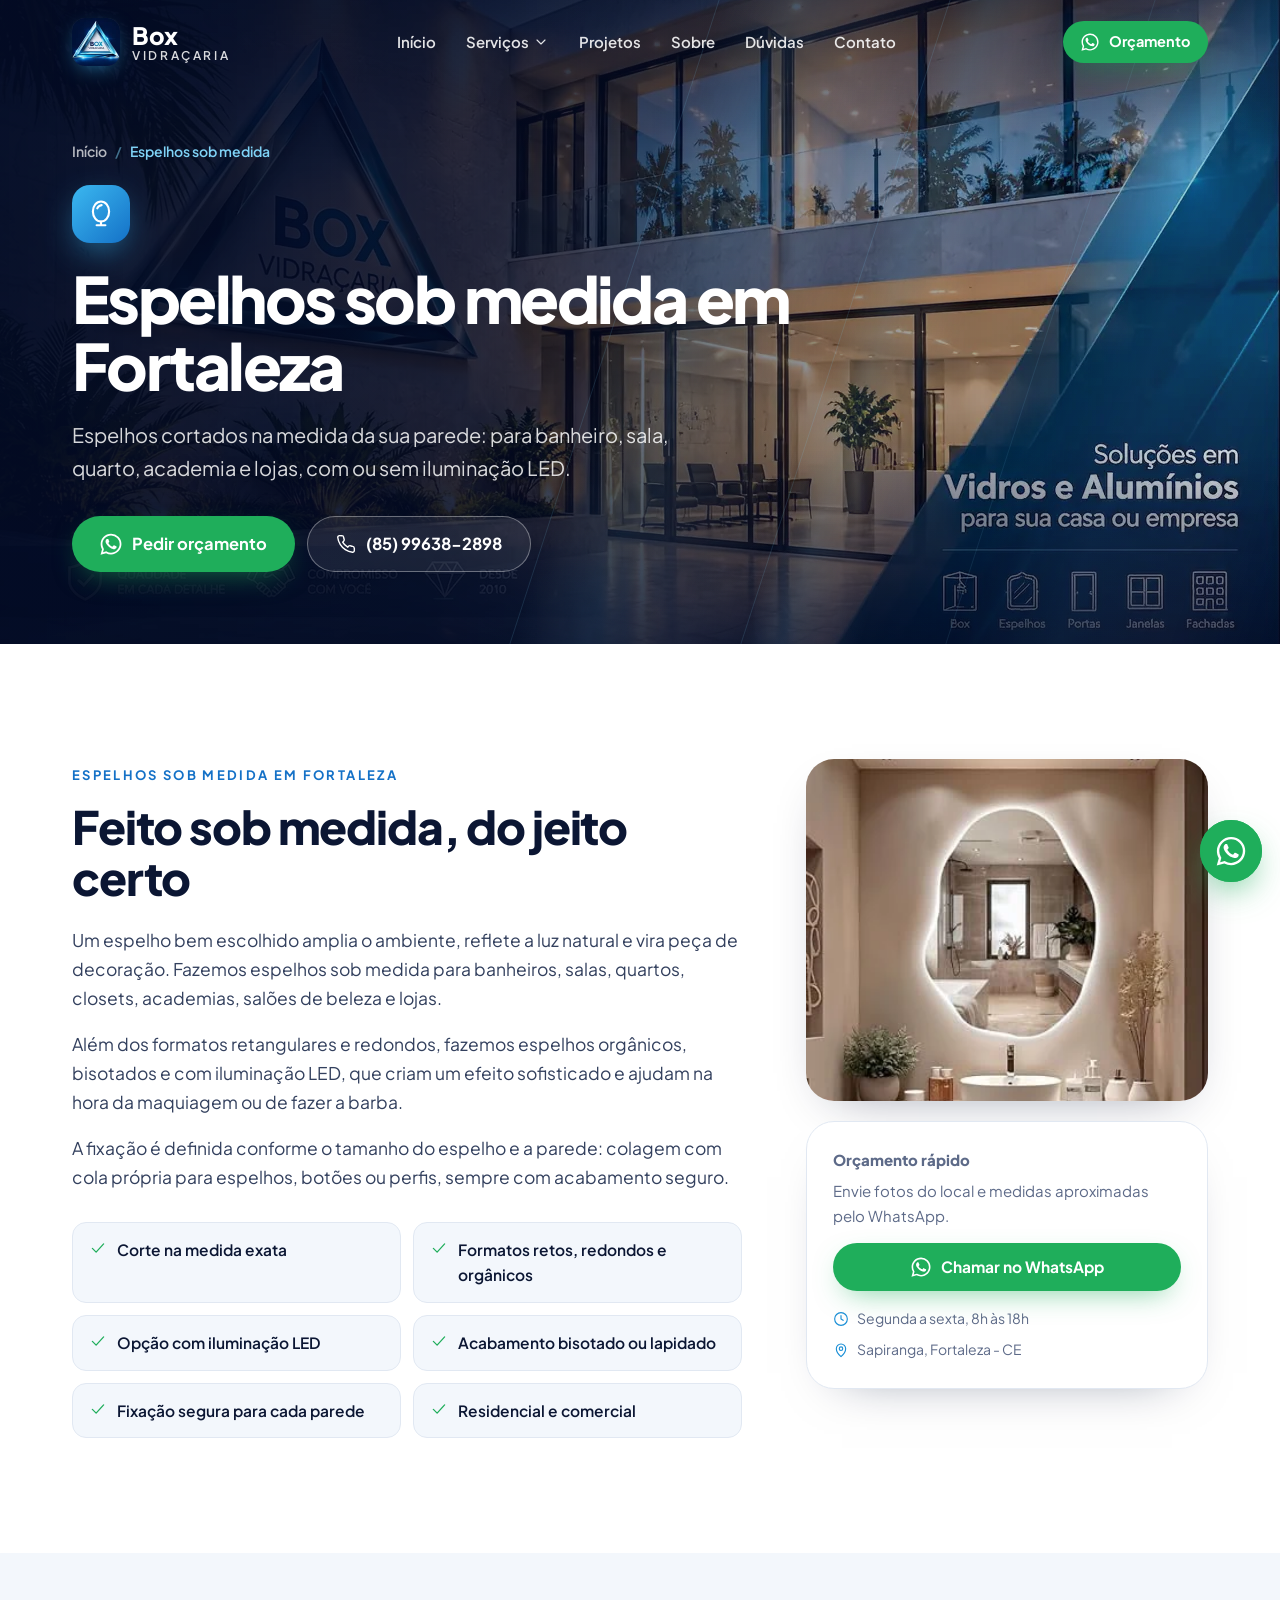
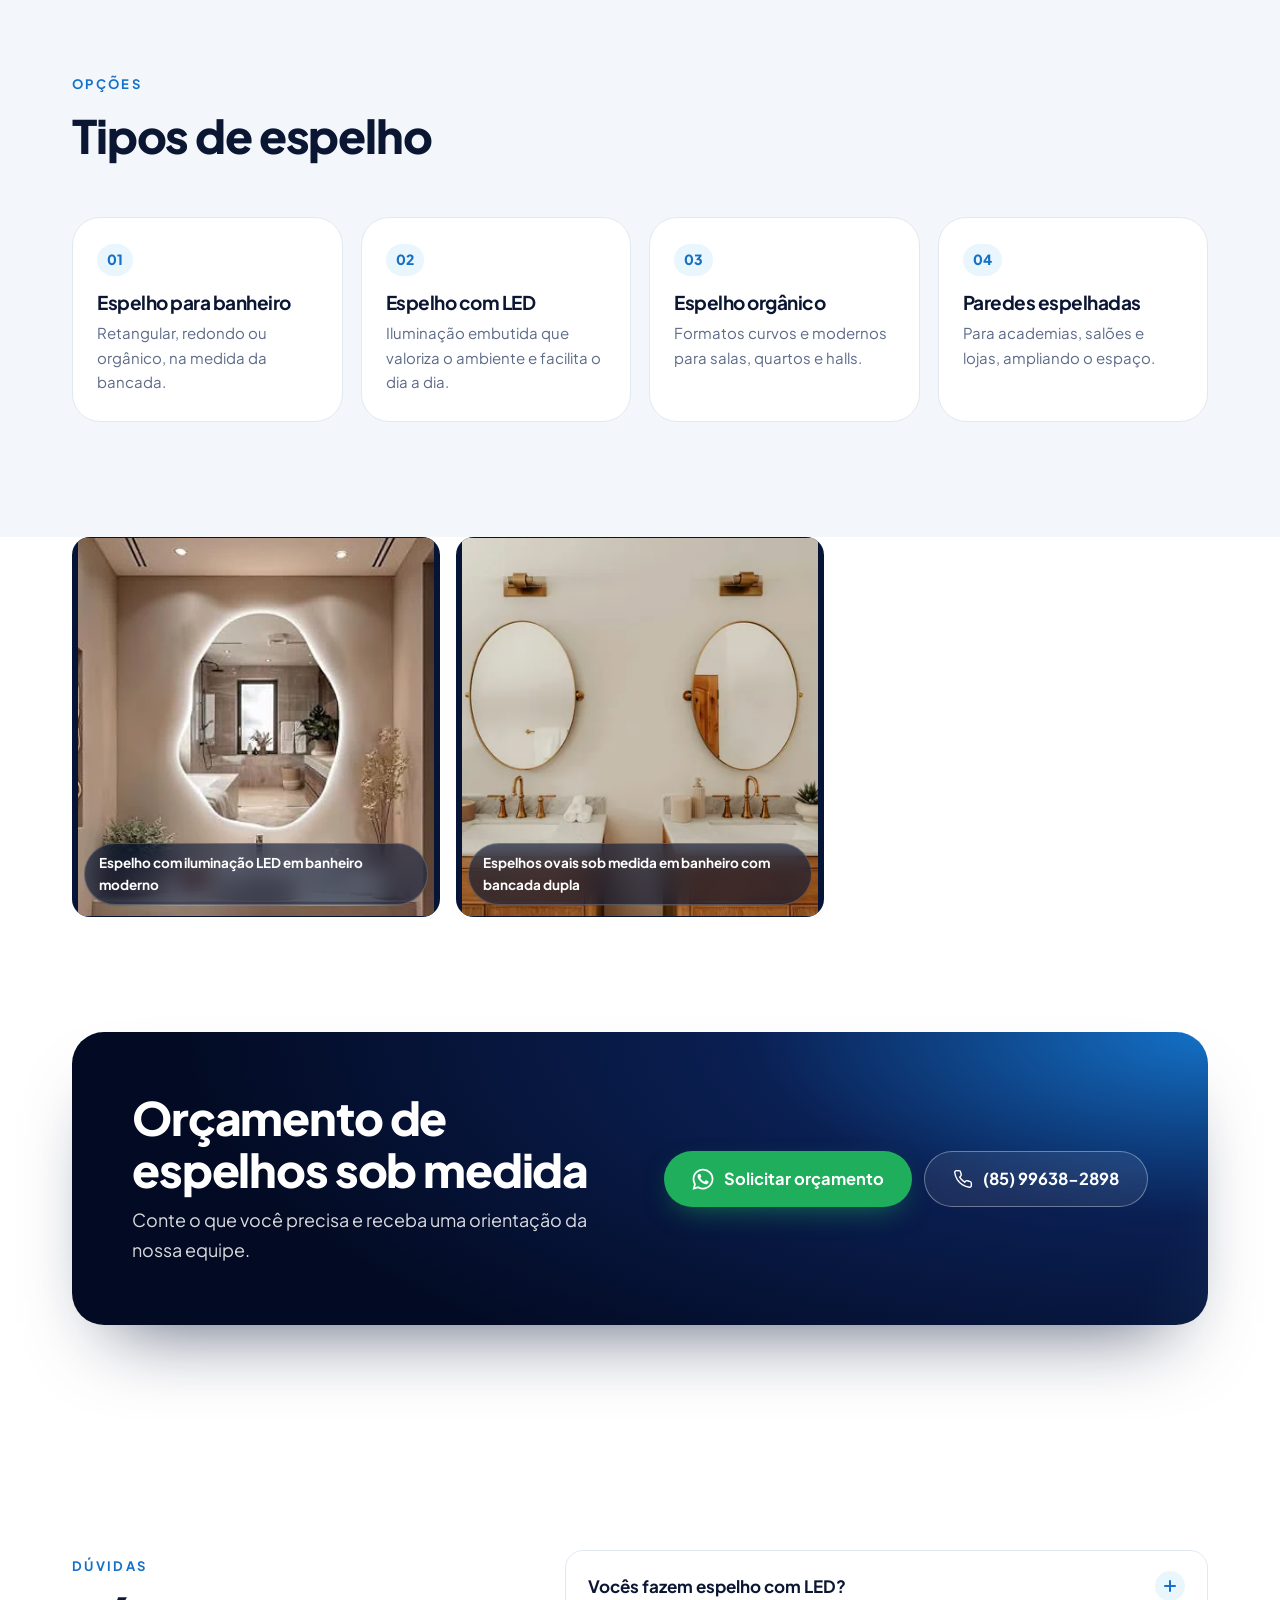
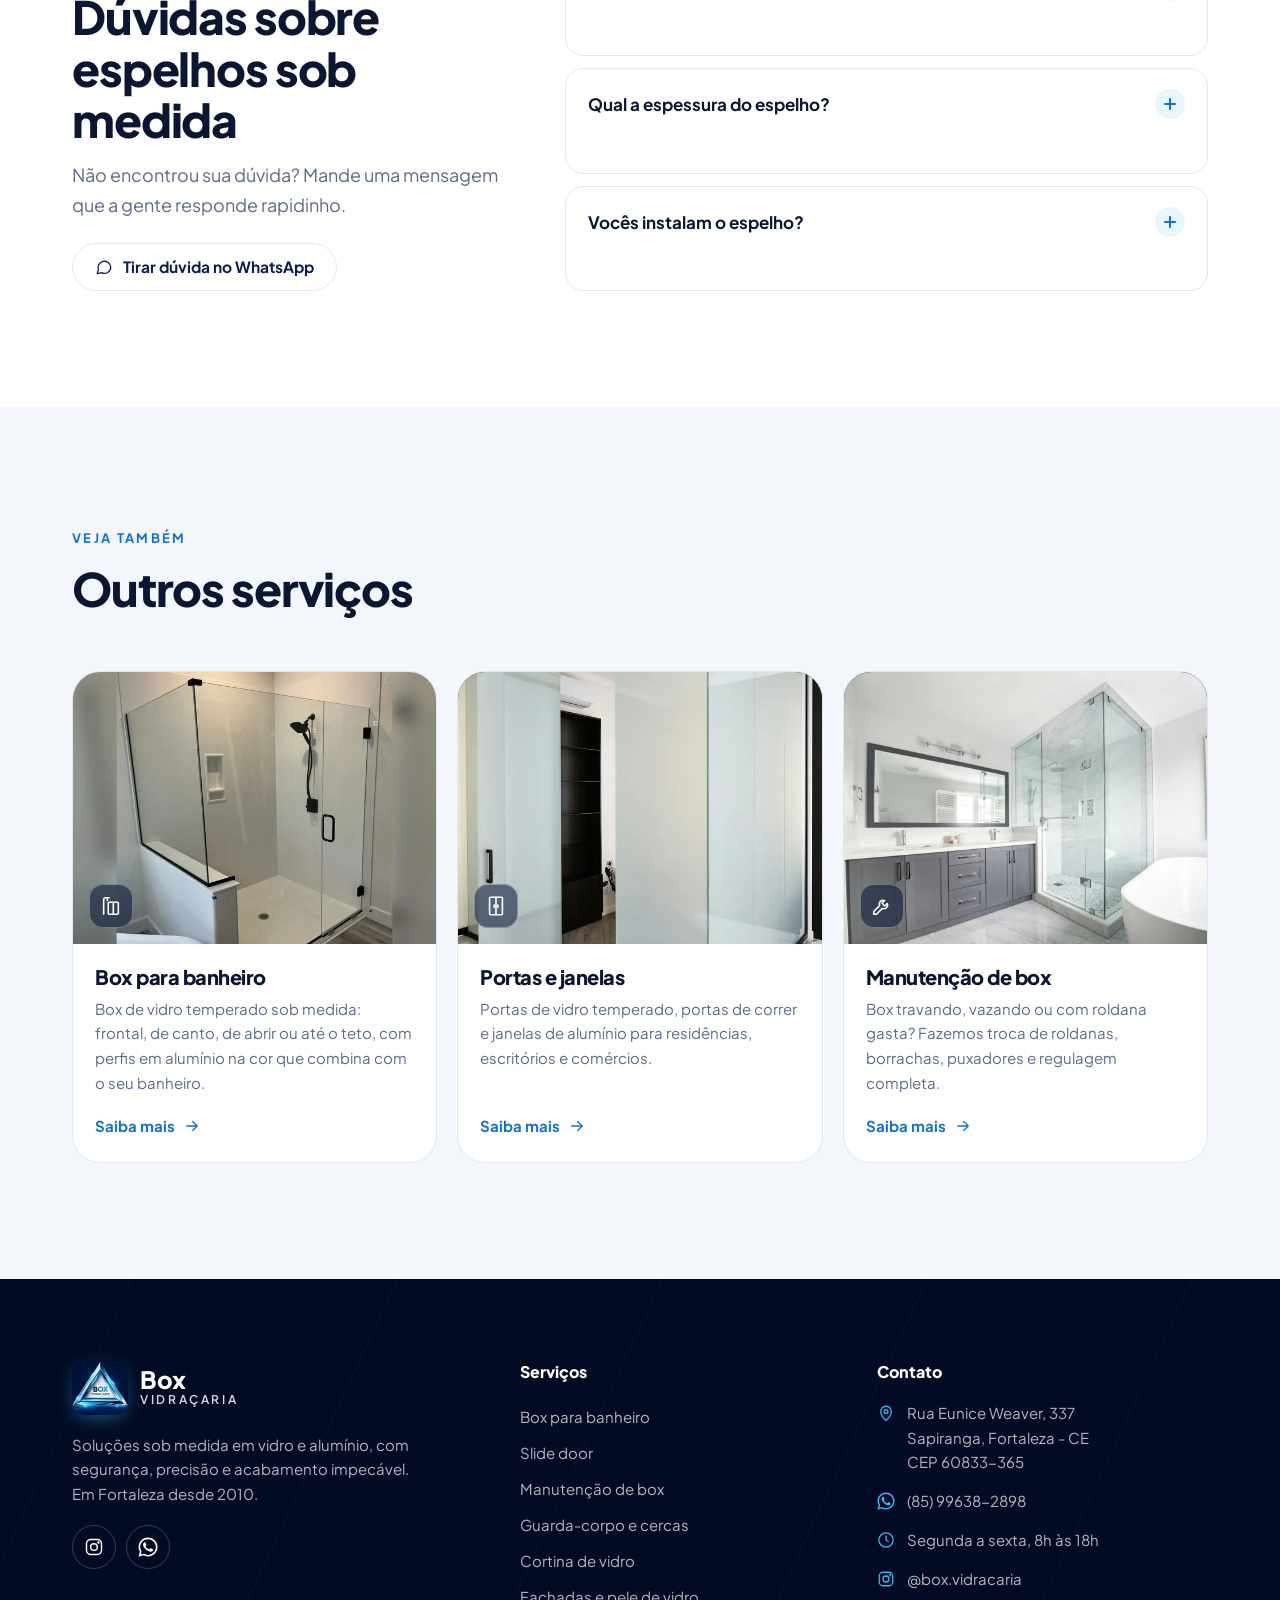
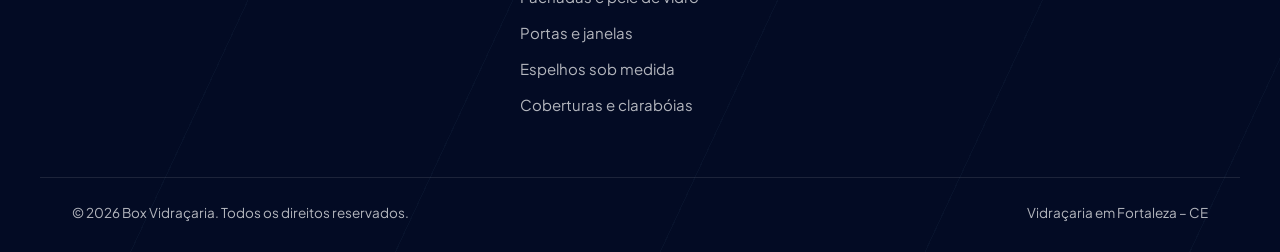
<file: espelhos-sob-medida/index.html>
<!doctype html>
<html lang="pt-BR">
<head>
<meta charset="utf-8">
<meta name="viewport" content="width=device-width, initial-scale=1, viewport-fit=cover">
<title>Espelhos Sob Medida em Fortaleza | Espelho com LED e Orgânico</title>
<meta name="description" content="Espelhos sob medida em Fortaleza: espelho para banheiro, sala, academia, espelho com LED e formato orgânico. Corte e instalação. Peça seu orçamento.">
<link rel="canonical" href="https://boxvidracariafortaleza.com.br/espelhos-sob-medida/">
<meta name="robots" content="index, follow, max-image-preview:large">
<meta name="theme-color" content="#061436">
<meta name="geo.region" content="BR-CE">
<meta name="geo.placename" content="Fortaleza">
<meta property="og:type" content="website">
<meta property="og:locale" content="pt_BR">
<meta property="og:site_name" content="Box Vidraçaria">
<meta property="og:title" content="Espelhos Sob Medida em Fortaleza | Espelho com LED e Orgânico">
<meta property="og:description" content="Espelhos sob medida em Fortaleza: espelho para banheiro, sala, academia, espelho com LED e formato orgânico. Corte e instalação. Peça seu orçamento.">
<meta property="og:url" content="https://boxvidracariafortaleza.com.br/espelhos-sob-medida/">
<meta property="og:image" content="https://boxvidracariafortaleza.com.br/assets/img/og-box-vidracaria.jpg">
<meta property="og:image:alt" content="Box Vidraçaria – vidraçaria em Fortaleza">
<meta name="twitter:card" content="summary_large_image">
<meta name="twitter:title" content="Espelhos Sob Medida em Fortaleza | Espelho com LED e Orgânico">
<meta name="twitter:description" content="Espelhos sob medida em Fortaleza: espelho para banheiro, sala, academia, espelho com LED e formato orgânico. Corte e instalação. Peça seu orçamento.">
<meta name="twitter:image" content="https://boxvidracariafortaleza.com.br/assets/img/og-box-vidracaria.jpg">
<link rel="icon" href="../favicon.ico" sizes="any">
<link rel="icon" href="../favicon-32.png" type="image/png" sizes="32x32">
<link rel="apple-touch-icon" href="../apple-touch-icon.png">
<link rel="manifest" href="../site.webmanifest">
<link rel="preconnect" href="https://fonts.googleapis.com">
<link rel="preconnect" href="https://fonts.gstatic.com" crossorigin>
<link href="https://fonts.googleapis.com/css2?family=Plus+Jakarta+Sans:wght@400;500;600;700;800&display=swap" rel="stylesheet">
<link rel="stylesheet" href="../assets/css/styles.css?v=2026-11-12">
<script type="application/ld+json">{"@context":"https://schema.org","@type":"HomeAndConstructionBusiness","@id":"https://boxvidracariafortaleza.com.br/#empresa","name":"Box Vidraçaria","alternateName":"Box Vidraçaria Fortaleza","description":"Vidraçaria em Fortaleza desde 2010: box para banheiro, guarda-corpo, cortina de vidro, espelhos, portas, janelas, fachadas e pele de vidro sob medida.","url":"https://boxvidracariafortaleza.com.br/","logo":"https://boxvidracariafortaleza.com.br/logo.png","image":["https://boxvidracariafortaleza.com.br/assets/img/og-box-vidracaria.jpg","https://boxvidracariafortaleza.com.br/logo.png"],"telephone":"+5585996382898","priceRange":"$$","foundingDate":"2010","address":{"@type":"PostalAddress","streetAddress":"Rua Eunice Weaver, 337","addressLocality":"Fortaleza","addressRegion":"CE","postalCode":"60833-365","addressCountry":"BR"},"hasMap":"https://www.google.com/maps/search/?api=1&query=Rua+Eunice+Weaver+337+Sapiranga+Fortaleza+CE","areaServed":[{"@type":"City","name":"Fortaleza"},{"@type":"AdministrativeArea","name":"Região Metropolitana de Fortaleza"}],"openingHoursSpecification":[{"@type":"OpeningHoursSpecification","dayOfWeek":["Monday","Tuesday","Wednesday","Thursday","Friday"],"opens":"08:00","closes":"18:00"}],"sameAs":["https://www.instagram.com/box.vidracaria/"],"contactPoint":{"@type":"ContactPoint","telephone":"+5585996382898","contactType":"customer service","areaServed":"BR","availableLanguage":"Portuguese"},"hasOfferCatalog":{"@type":"OfferCatalog","name":"Serviços de vidraçaria","itemListElement":[{"@type":"Offer","itemOffered":{"@type":"Service","name":"Box para banheiro","url":"https://boxvidracariafortaleza.com.br/box-para-banheiro/"}},{"@type":"Offer","itemOffered":{"@type":"Service","name":"Slide door","url":"https://boxvidracariafortaleza.com.br/slide-door/"}},{"@type":"Offer","itemOffered":{"@type":"Service","name":"Manutenção de box","url":"https://boxvidracariafortaleza.com.br/manutencao-de-box/"}},{"@type":"Offer","itemOffered":{"@type":"Service","name":"Guarda-corpo e cercas","url":"https://boxvidracariafortaleza.com.br/guarda-corpo-de-vidro/"}},{"@type":"Offer","itemOffered":{"@type":"Service","name":"Cortina de vidro","url":"https://boxvidracariafortaleza.com.br/cortina-de-vidro/"}},{"@type":"Offer","itemOffered":{"@type":"Service","name":"Fachadas e pele de vidro","url":"https://boxvidracariafortaleza.com.br/fachada-pele-de-vidro/"}},{"@type":"Offer","itemOffered":{"@type":"Service","name":"Portas e janelas","url":"https://boxvidracariafortaleza.com.br/portas-e-janelas/"}},{"@type":"Offer","itemOffered":{"@type":"Service","name":"Espelhos sob medida","url":"https://boxvidracariafortaleza.com.br/espelhos-sob-medida/"}},{"@type":"Offer","itemOffered":{"@type":"Service","name":"Coberturas e clarabóias","url":"https://boxvidracariafortaleza.com.br/cobertura-de-vidro/"}}]}}</script>
<script type="application/ld+json">{"@context":"https://schema.org","@type":"Service","name":"Espelhos sob medida","serviceType":"Espelhos sob medida","description":"Espelhos sob medida em Fortaleza: espelho para banheiro, sala, academia, espelho com LED e formato orgânico. Corte e instalação. Peça seu orçamento.","url":"https://boxvidracariafortaleza.com.br/espelhos-sob-medida/","provider":{"@id":"https://boxvidracariafortaleza.com.br/#empresa"},"areaServed":{"@type":"City","name":"Fortaleza"},"image":"https://boxvidracariafortaleza.com.br/assets/img/espelho-led-350.webp"}</script>
<script type="application/ld+json">{"@context":"https://schema.org","@type":"BreadcrumbList","itemListElement":[{"@type":"ListItem","position":1,"name":"Início","item":"https://boxvidracariafortaleza.com.br/"},{"@type":"ListItem","position":2,"name":"Espelhos sob medida","item":"https://boxvidracariafortaleza.com.br/espelhos-sob-medida/"}]}</script>
<script type="application/ld+json">{"@context":"https://schema.org","@type":"FAQPage","mainEntity":[{"@type":"Question","name":"Vocês fazem espelho com LED?","acceptedAnswer":{"@type":"Answer","text":"Sim. Fazemos espelhos com iluminação LED embutida em vários formatos e tamanhos, para banheiros, quartos e closets."}},{"@type":"Question","name":"Qual a espessura do espelho?","acceptedAnswer":{"@type":"Answer","text":"Para a maioria das aplicações usamos espelho de 4 mm. Em peças grandes ou de uso intenso, podemos indicar outras espessuras."}},{"@type":"Question","name":"Vocês instalam o espelho?","acceptedAnswer":{"@type":"Answer","text":"Sim. Fazemos a medição, o corte e a instalação, com cola própria para espelhos ou fixação mecânica."}}]}</script>
</head>
<body>
<a class="skip" href="#conteudo">Pular para o conteúdo</a>
<header class="site-header" data-header>
  <div class="container nav-wrap">
    <a class="brand" href="../" aria-label="Box Vidraçaria – página inicial">
      <img src="../assets/img/logo-96.webp" srcset="../assets/img/logo-96.webp 1x, ../assets/img/logo-192.webp 2x" width="48" height="48" alt="">
      <span class="brand-text"><strong>Box</strong><small>Vidraçaria</small></span>
    </a>
    <nav class="main-nav" aria-label="Navegação principal">
      <ul>
        <li><a href="../">Início</a></li>
        <li class="has-drop">
          <button type="button" class="drop-btn" aria-expanded="false" aria-controls="drop-servicos">Serviços <svg class="ico " width="16" height="16" viewBox="0 0 24 24" fill="none" stroke="currentColor" stroke-width="1.7" stroke-linecap="round" stroke-linejoin="round" aria-hidden="true" focusable="false"><path d="M6 9l6 6 6-6"/></svg></button>
          <div class="drop" id="drop-servicos"><ul><li><a href="../box-para-banheiro/"><svg class="ico " width="18" height="18" viewBox="0 0 24 24" fill="none" stroke="currentColor" stroke-width="1.7" stroke-linecap="round" stroke-linejoin="round" aria-hidden="true" focusable="false"><path d="M4 21V5a2 2 0 0 1 2-2h4"/><path d="M8 3v3"/><rect x="9" y="8" width="11" height="13" rx="1"/><path d="M14.5 8v13"/></svg><span>Box para banheiro</span></a></li><li><a href="../slide-door/"><svg class="ico " width="18" height="18" viewBox="0 0 24 24" fill="none" stroke="currentColor" stroke-width="1.7" stroke-linecap="round" stroke-linejoin="round" aria-hidden="true" focusable="false"><rect x="5" y="2.5" width="14" height="19" rx="1"/><path d="M12 2.5v19M10 11v2.5M14 11v2.5"/></svg><span>Slide door</span></a></li><li><a href="../manutencao-de-box/"><svg class="ico " width="18" height="18" viewBox="0 0 24 24" fill="none" stroke="currentColor" stroke-width="1.7" stroke-linecap="round" stroke-linejoin="round" aria-hidden="true" focusable="false"><path d="M14.7 6.3a4 4 0 0 0-5.3 5.3L3 18v3h3l6.4-6.4a4 4 0 0 0 5.3-5.3L15 12l-3-3z"/></svg><span>Manutenção de box</span></a></li><li><a href="../guarda-corpo-de-vidro/"><svg class="ico " width="18" height="18" viewBox="0 0 24 24" fill="none" stroke="currentColor" stroke-width="1.7" stroke-linecap="round" stroke-linejoin="round" aria-hidden="true" focusable="false"><path d="M2 7h20M3 7v13M21 7v13M2 20h20"/><path d="M7.5 9.5l3 8M13 9.5l3 8" opacity=".55"/></svg><span>Guarda-corpo e cercas</span></a></li><li><a href="../cortina-de-vidro/"><svg class="ico " width="18" height="18" viewBox="0 0 24 24" fill="none" stroke="currentColor" stroke-width="1.7" stroke-linecap="round" stroke-linejoin="round" aria-hidden="true" focusable="false"><path d="M2 4h20M3 20h18"/><path d="M5 4v16M10 4v16M15 4v16M20 4v16"/><path d="M6.5 9l2 2M11.5 9l2 2M16.5 9l2 2" opacity=".55"/></svg><span>Cortina de vidro</span></a></li><li><a href="../fachada-pele-de-vidro/"><svg class="ico " width="18" height="18" viewBox="0 0 24 24" fill="none" stroke="currentColor" stroke-width="1.7" stroke-linecap="round" stroke-linejoin="round" aria-hidden="true" focusable="false"><rect x="4" y="2.5" width="16" height="19" rx="1"/><path d="M4 8.8h16M4 15.2h16M9.3 2.5v19M14.7 2.5v19"/></svg><span>Fachadas e pele de vidro</span></a></li><li><a href="../portas-e-janelas/"><svg class="ico " width="18" height="18" viewBox="0 0 24 24" fill="none" stroke="currentColor" stroke-width="1.7" stroke-linecap="round" stroke-linejoin="round" aria-hidden="true" focusable="false"><rect x="5" y="2.5" width="14" height="19" rx="1"/><path d="M12 2.5v19M10 11v2.5M14 11v2.5"/></svg><span>Portas e janelas</span></a></li><li><a href="../espelhos-sob-medida/"><svg class="ico " width="18" height="18" viewBox="0 0 24 24" fill="none" stroke="currentColor" stroke-width="1.7" stroke-linecap="round" stroke-linejoin="round" aria-hidden="true" focusable="false"><ellipse cx="12" cy="10" rx="6.5" ry="8"/><path d="M9 7.5c.8-1.6 2-2.4 3.5-2.6M12 18v3M8.5 21h7"/></svg><span>Espelhos sob medida</span></a></li><li><a href="../cobertura-de-vidro/"><svg class="ico " width="18" height="18" viewBox="0 0 24 24" fill="none" stroke="currentColor" stroke-width="1.7" stroke-linecap="round" stroke-linejoin="round" aria-hidden="true" focusable="false"><path d="M2 13L12 4l10 9"/><path d="M5.5 10v10h13V10"/><path d="M8.5 8.2l3.5 3.3 3.5-3.3" opacity=".55"/></svg><span>Coberturas e clarabóias</span></a></li></ul></div>
        </li>
        <li><a href="../#projetos">Projetos</a></li>
        <li><a href="../#sobre">Sobre</a></li>
        <li><a href="../#duvidas">Dúvidas</a></li>
        <li><a href="../#contato">Contato</a></li>
      </ul>
    </nav>
    <div class="nav-actions">
      <a class="btn btn-wa btn-sm hide-sm" href="https://wa.me/5585996382898?text=Ol%C3%A1%21%20Vim%20pelo%20site%20e%20gostaria%20de%20um%20or%C3%A7amento." target="_blank" rel="noopener"><svg class="ico " width="18" height="18" viewBox="0 0 24 24" fill="currentColor" aria-hidden="true" focusable="false"><path d="M17.47 14.38c-.3-.15-1.75-.86-2.02-.96-.27-.1-.47-.15-.66.15-.2.3-.76.96-.93 1.16-.17.2-.34.22-.64.07-.3-.15-1.25-.46-2.38-1.47-.88-.79-1.47-1.76-1.65-2.06-.17-.3-.02-.46.13-.6.13-.14.3-.35.45-.52.15-.17.2-.3.3-.5.1-.2.05-.37-.02-.52-.08-.15-.67-1.6-.92-2.2-.24-.58-.49-.5-.67-.5h-.57c-.2 0-.52.07-.79.37-.27.3-1.04 1.02-1.04 2.48 0 1.46 1.07 2.88 1.21 3.08.15.2 2.1 3.2 5.08 4.49.71.31 1.26.49 1.7.63.71.23 1.36.2 1.87.12.57-.09 1.75-.72 2-1.41.25-.69.25-1.29.17-1.41-.07-.12-.27-.2-.57-.35zM12.04 21.5h-.01a9.4 9.4 0 0 1-4.8-1.31l-.34-.2-3.57.94.95-3.48-.22-.36a9.41 9.41 0 0 1-1.44-5.02c0-5.2 4.23-9.43 9.44-9.43a9.37 9.37 0 0 1 6.67 2.77 9.37 9.37 0 0 1 2.76 6.67c0 5.2-4.24 9.42-9.44 9.42zm8.03-17.46A11.27 11.27 0 0 0 12.04.72C5.79.72.7 5.8.7 12.06c0 2 .52 3.95 1.52 5.67L.6 23.6l6.02-1.58a11.33 11.33 0 0 0 5.42 1.38h.01c6.25 0 11.34-5.09 11.34-11.34 0-3.03-1.18-5.88-3.32-8.02z"/></svg><span>Orçamento</span></a>
      <button class="menu-btn" type="button" aria-expanded="false" aria-controls="menu-movel" aria-label="Abrir menu" data-menu-btn>
        <span class="menu-ico"><svg class="ico " width="22" height="22" viewBox="0 0 24 24" fill="none" stroke="currentColor" stroke-width="1.7" stroke-linecap="round" stroke-linejoin="round" aria-hidden="true" focusable="false"><path d="M4 7h16M4 12h16M4 17h16"/></svg></span><span class="close-ico"><svg class="ico " width="22" height="22" viewBox="0 0 24 24" fill="none" stroke="currentColor" stroke-width="1.7" stroke-linecap="round" stroke-linejoin="round" aria-hidden="true" focusable="false"><path d="M6 6l12 12M18 6L6 18"/></svg></span>
      </button>
    </div>
  </div>
  <div class="mobile-menu" id="menu-movel" data-menu hidden>
    <div class="container">
      <p class="mm-label">Serviços</p>
      <ul class="mm-services"><li><a href="../box-para-banheiro/">Box para banheiro</a></li><li><a href="../slide-door/">Slide door</a></li><li><a href="../manutencao-de-box/">Manutenção de box</a></li><li><a href="../guarda-corpo-de-vidro/">Guarda-corpo e cercas</a></li><li><a href="../cortina-de-vidro/">Cortina de vidro</a></li><li><a href="../fachada-pele-de-vidro/">Fachadas e pele de vidro</a></li><li><a href="../portas-e-janelas/">Portas e janelas</a></li><li><a href="../espelhos-sob-medida/">Espelhos sob medida</a></li><li><a href="../cobertura-de-vidro/">Coberturas e clarabóias</a></li></ul>
      <ul class="mm-main">
        <li><a href="../">Início</a></li>
        <li><a href="../#projetos">Projetos</a></li>
        <li><a href="../#sobre">Sobre</a></li>
        <li><a href="../#duvidas">Dúvidas</a></li>
        <li><a href="../#contato">Contato</a></li>
      </ul>
      <a class="btn btn-wa btn-block" href="https://wa.me/5585996382898?text=Ol%C3%A1%21%20Vim%20pelo%20site%20e%20gostaria%20de%20um%20or%C3%A7amento." target="_blank" rel="noopener"><svg class="ico " width="20" height="20" viewBox="0 0 24 24" fill="currentColor" aria-hidden="true" focusable="false"><path d="M17.47 14.38c-.3-.15-1.75-.86-2.02-.96-.27-.1-.47-.15-.66.15-.2.3-.76.96-.93 1.16-.17.2-.34.22-.64.07-.3-.15-1.25-.46-2.38-1.47-.88-.79-1.47-1.76-1.65-2.06-.17-.3-.02-.46.13-.6.13-.14.3-.35.45-.52.15-.17.2-.3.3-.5.1-.2.05-.37-.02-.52-.08-.15-.67-1.6-.92-2.2-.24-.58-.49-.5-.67-.5h-.57c-.2 0-.52.07-.79.37-.27.3-1.04 1.02-1.04 2.48 0 1.46 1.07 2.88 1.21 3.08.15.2 2.1 3.2 5.08 4.49.71.31 1.26.49 1.7.63.71.23 1.36.2 1.87.12.57-.09 1.75-.72 2-1.41.25-.69.25-1.29.17-1.41-.07-.12-.27-.2-.57-.35zM12.04 21.5h-.01a9.4 9.4 0 0 1-4.8-1.31l-.34-.2-3.57.94.95-3.48-.22-.36a9.41 9.41 0 0 1-1.44-5.02c0-5.2 4.23-9.43 9.44-9.43a9.37 9.37 0 0 1 6.67 2.77 9.37 9.37 0 0 1 2.76 6.67c0 5.2-4.24 9.42-9.44 9.42zm8.03-17.46A11.27 11.27 0 0 0 12.04.72C5.79.72.7 5.8.7 12.06c0 2 .52 3.95 1.52 5.67L.6 23.6l6.02-1.58a11.33 11.33 0 0 0 5.42 1.38h.01c6.25 0 11.34-5.09 11.34-11.34 0-3.03-1.18-5.88-3.32-8.02z"/></svg><span>Pedir orçamento no WhatsApp</span></a>
      <a class="mm-phone" href="tel:+5585996382898"><svg class="ico " width="18" height="18" viewBox="0 0 24 24" fill="none" stroke="currentColor" stroke-width="1.7" stroke-linecap="round" stroke-linejoin="round" aria-hidden="true" focusable="false"><path d="M22 16.9v3a2 2 0 0 1-2.2 2 19.8 19.8 0 0 1-8.6-3.1 19.5 19.5 0 0 1-6-6A19.8 19.8 0 0 1 2.1 4.2 2 2 0 0 1 4.1 2h3a2 2 0 0 1 2 1.7c.1.9.4 1.8.7 2.7a2 2 0 0 1-.5 2.1L8 9.8a16 16 0 0 0 6 6l1.3-1.3a2 2 0 0 1 2.1-.4c.9.3 1.8.6 2.7.7a2 2 0 0 1 1.7 2z"/></svg> (85) 99638-2898</a>
    </div>
  </div>
</header>

<main id="conteudo">
<section class="page-hero" aria-labelledby="page-title">
  <div class="page-hero-bg" aria-hidden="true"><img src="../assets/img/hero-poster-1280.webp" srcset="../assets/img/hero-poster-768.webp 768w, ../assets/img/hero-poster-1280.webp 1280w" sizes="100vw" width="1280" height="720" alt="" fetchpriority="high"></div>
  <div class="hero-shade" aria-hidden="true"></div>
  <div class="hero-glass" aria-hidden="true"><span></span><span></span><span></span></div>
  <div class="container page-hero-inner">
    <nav class="crumbs hero-in" style="--i:0" aria-label="Você está em">
      <ol><li><a href="../">Início</a></li><li aria-current="page">Espelhos sob medida</li></ol>
    </nav>
    <span class="page-ico hero-in" style="--i:1"><svg class="ico " width="30" height="30" viewBox="0 0 24 24" fill="none" stroke="currentColor" stroke-width="1.7" stroke-linecap="round" stroke-linejoin="round" aria-hidden="true" focusable="false"><ellipse cx="12" cy="10" rx="6.5" ry="8"/><path d="M9 7.5c.8-1.6 2-2.4 3.5-2.6M12 18v3M8.5 21h7"/></svg></span>
    <h1 id="page-title" class="page-title hero-in" style="--i:2">Espelhos sob medida em Fortaleza</h1>
    <p class="hero-lead hero-in" style="--i:3">Espelhos cortados na medida da sua parede: para banheiro, sala, quarto, academia e lojas, com ou sem iluminação LED.</p>
    <div class="hero-ctas hero-in" style="--i:4">
      <a class="btn btn-wa btn-lg" href="https://wa.me/5585996382898?text=Ol%C3%A1%21%20Vim%20pelo%20site%20e%20gostaria%20de%20um%20or%C3%A7amento%20de%20espelhos%20sob%20medida." target="_blank" rel="noopener"><svg class="ico " width="22" height="22" viewBox="0 0 24 24" fill="currentColor" aria-hidden="true" focusable="false"><path d="M17.47 14.38c-.3-.15-1.75-.86-2.02-.96-.27-.1-.47-.15-.66.15-.2.3-.76.96-.93 1.16-.17.2-.34.22-.64.07-.3-.15-1.25-.46-2.38-1.47-.88-.79-1.47-1.76-1.65-2.06-.17-.3-.02-.46.13-.6.13-.14.3-.35.45-.52.15-.17.2-.3.3-.5.1-.2.05-.37-.02-.52-.08-.15-.67-1.6-.92-2.2-.24-.58-.49-.5-.67-.5h-.57c-.2 0-.52.07-.79.37-.27.3-1.04 1.02-1.04 2.48 0 1.46 1.07 2.88 1.21 3.08.15.2 2.1 3.2 5.08 4.49.71.31 1.26.49 1.7.63.71.23 1.36.2 1.87.12.57-.09 1.75-.72 2-1.41.25-.69.25-1.29.17-1.41-.07-.12-.27-.2-.57-.35zM12.04 21.5h-.01a9.4 9.4 0 0 1-4.8-1.31l-.34-.2-3.57.94.95-3.48-.22-.36a9.41 9.41 0 0 1-1.44-5.02c0-5.2 4.23-9.43 9.44-9.43a9.37 9.37 0 0 1 6.67 2.77 9.37 9.37 0 0 1 2.76 6.67c0 5.2-4.24 9.42-9.44 9.42zm8.03-17.46A11.27 11.27 0 0 0 12.04.72C5.79.72.7 5.8.7 12.06c0 2 .52 3.95 1.52 5.67L.6 23.6l6.02-1.58a11.33 11.33 0 0 0 5.42 1.38h.01c6.25 0 11.34-5.09 11.34-11.34 0-3.03-1.18-5.88-3.32-8.02z"/></svg><span>Pedir orçamento</span></a>
      <a class="btn btn-ghost-light btn-lg" href="tel:+5585996382898"><svg class="ico " width="20" height="20" viewBox="0 0 24 24" fill="none" stroke="currentColor" stroke-width="1.7" stroke-linecap="round" stroke-linejoin="round" aria-hidden="true" focusable="false"><path d="M22 16.9v3a2 2 0 0 1-2.2 2 19.8 19.8 0 0 1-8.6-3.1 19.5 19.5 0 0 1-6-6A19.8 19.8 0 0 1 2.1 4.2 2 2 0 0 1 4.1 2h3a2 2 0 0 1 2 1.7c.1.9.4 1.8.7 2.7a2 2 0 0 1-.5 2.1L8 9.8a16 16 0 0 0 6 6l1.3-1.3a2 2 0 0 1 2.1-.4c.9.3 1.8.6 2.7.7a2 2 0 0 1 1.7 2z"/></svg><span>(85) 99638-2898</span></a>
    </div>
  </div>
</section>

<section class="section" aria-labelledby="intro-title">
  <div class="container svc-grid">
    <div class="svc-copy">
      <p class="eyebrow" data-reveal>Espelhos sob medida em Fortaleza</p>
      <h2 id="intro-title" class="h2" data-reveal>Feito sob medida, do jeito certo</h2>
      <div class="prose" data-reveal><p>Um espelho bem escolhido amplia o ambiente, reflete a luz natural e vira peça de decoração. Fazemos espelhos sob medida para banheiros, salas, quartos, closets, academias, salões de beleza e lojas.</p><p>Além dos formatos retangulares e redondos, fazemos espelhos orgânicos, bisotados e com iluminação LED, que criam um efeito sofisticado e ajudam na hora da maquiagem ou de fazer a barba.</p><p>A fixação é definida conforme o tamanho do espelho e a parede: colagem com cola própria para espelhos, botões ou perfis, sempre com acabamento seguro.</p></div>
      <ul class="benefits" data-reveal><li><svg class="ico " width="18" height="18" viewBox="0 0 24 24" fill="none" stroke="currentColor" stroke-width="1.7" stroke-linecap="round" stroke-linejoin="round" aria-hidden="true" focusable="false"><path d="M4.5 12.5l5 5 10-11"/></svg><span>Corte na medida exata</span></li><li><svg class="ico " width="18" height="18" viewBox="0 0 24 24" fill="none" stroke="currentColor" stroke-width="1.7" stroke-linecap="round" stroke-linejoin="round" aria-hidden="true" focusable="false"><path d="M4.5 12.5l5 5 10-11"/></svg><span>Formatos retos, redondos e orgânicos</span></li><li><svg class="ico " width="18" height="18" viewBox="0 0 24 24" fill="none" stroke="currentColor" stroke-width="1.7" stroke-linecap="round" stroke-linejoin="round" aria-hidden="true" focusable="false"><path d="M4.5 12.5l5 5 10-11"/></svg><span>Opção com iluminação LED</span></li><li><svg class="ico " width="18" height="18" viewBox="0 0 24 24" fill="none" stroke="currentColor" stroke-width="1.7" stroke-linecap="round" stroke-linejoin="round" aria-hidden="true" focusable="false"><path d="M4.5 12.5l5 5 10-11"/></svg><span>Acabamento bisotado ou lapidado</span></li><li><svg class="ico " width="18" height="18" viewBox="0 0 24 24" fill="none" stroke="currentColor" stroke-width="1.7" stroke-linecap="round" stroke-linejoin="round" aria-hidden="true" focusable="false"><path d="M4.5 12.5l5 5 10-11"/></svg><span>Fixação segura para cada parede</span></li><li><svg class="ico " width="18" height="18" viewBox="0 0 24 24" fill="none" stroke="currentColor" stroke-width="1.7" stroke-linecap="round" stroke-linejoin="round" aria-hidden="true" focusable="false"><path d="M4.5 12.5l5 5 10-11"/></svg><span>Residencial e comercial</span></li></ul>
    </div>
    <aside class="svc-side">
      <div class="svc-photo" data-reveal><img src="../assets/img/espelho-led-350.webp" srcset="../assets/img/espelho-led-350.webp 350w" sizes="(min-width: 1000px) 38vw, 100vw" width="350" height="350" alt="Espelho com iluminação LED em banheiro moderno" loading="lazy" decoding="async"></div>
      <div class="side-card" data-reveal>
        <p class="side-title">Orçamento rápido</p>
        <p>Envie fotos do local e medidas aproximadas pelo WhatsApp.</p>
        <a class="btn btn-wa btn-block" href="https://wa.me/5585996382898?text=Ol%C3%A1%21%20Vim%20pelo%20site%20e%20gostaria%20de%20um%20or%C3%A7amento%20de%20espelhos%20sob%20medida." target="_blank" rel="noopener"><svg class="ico " width="20" height="20" viewBox="0 0 24 24" fill="currentColor" aria-hidden="true" focusable="false"><path d="M17.47 14.38c-.3-.15-1.75-.86-2.02-.96-.27-.1-.47-.15-.66.15-.2.3-.76.96-.93 1.16-.17.2-.34.22-.64.07-.3-.15-1.25-.46-2.38-1.47-.88-.79-1.47-1.76-1.65-2.06-.17-.3-.02-.46.13-.6.13-.14.3-.35.45-.52.15-.17.2-.3.3-.5.1-.2.05-.37-.02-.52-.08-.15-.67-1.6-.92-2.2-.24-.58-.49-.5-.67-.5h-.57c-.2 0-.52.07-.79.37-.27.3-1.04 1.02-1.04 2.48 0 1.46 1.07 2.88 1.21 3.08.15.2 2.1 3.2 5.08 4.49.71.31 1.26.49 1.7.63.71.23 1.36.2 1.87.12.57-.09 1.75-.72 2-1.41.25-.69.25-1.29.17-1.41-.07-.12-.27-.2-.57-.35zM12.04 21.5h-.01a9.4 9.4 0 0 1-4.8-1.31l-.34-.2-3.57.94.95-3.48-.22-.36a9.41 9.41 0 0 1-1.44-5.02c0-5.2 4.23-9.43 9.44-9.43a9.37 9.37 0 0 1 6.67 2.77 9.37 9.37 0 0 1 2.76 6.67c0 5.2-4.24 9.42-9.44 9.42zm8.03-17.46A11.27 11.27 0 0 0 12.04.72C5.79.72.7 5.8.7 12.06c0 2 .52 3.95 1.52 5.67L.6 23.6l6.02-1.58a11.33 11.33 0 0 0 5.42 1.38h.01c6.25 0 11.34-5.09 11.34-11.34 0-3.03-1.18-5.88-3.32-8.02z"/></svg><span>Chamar no WhatsApp</span></a>
        <ul class="side-info">
          <li><svg class="ico " width="16" height="16" viewBox="0 0 24 24" fill="none" stroke="currentColor" stroke-width="1.7" stroke-linecap="round" stroke-linejoin="round" aria-hidden="true" focusable="false"><circle cx="12" cy="12" r="9.5"/><path d="M12 7v5l3.2 2"/></svg> Segunda a sexta, 8h às 18h</li>
          <li><svg class="ico " width="16" height="16" viewBox="0 0 24 24" fill="none" stroke="currentColor" stroke-width="1.7" stroke-linecap="round" stroke-linejoin="round" aria-hidden="true" focusable="false"><path d="M12 22s7-6.2 7-12a7 7 0 1 0-14 0c0 5.8 7 12 7 12z"/><circle cx="12" cy="10" r="2.6"/></svg> Sapiranga, Fortaleza - CE</li>
        </ul>
      </div>
    </aside>
  </div>
</section>

<section class="section soft" aria-labelledby="opt-title">
  <div class="container">
    <div class="section-head" data-reveal>
      <p class="eyebrow">Opções</p>
      <h2 id="opt-title" class="h2">Tipos de espelho</h2>
    </div>
    <ol class="opts">
          <li class="opt" data-reveal style="--d:0ms"><span class="opt-n">01</span><h3>Espelho para banheiro</h3><p>Retangular, redondo ou orgânico, na medida da bancada.</p></li>
          <li class="opt" data-reveal style="--d:70ms"><span class="opt-n">02</span><h3>Espelho com LED</h3><p>Iluminação embutida que valoriza o ambiente e facilita o dia a dia.</p></li>
          <li class="opt" data-reveal style="--d:140ms"><span class="opt-n">03</span><h3>Espelho orgânico</h3><p>Formatos curvos e modernos para salas, quartos e halls.</p></li>
          <li class="opt" data-reveal style="--d:210ms"><span class="opt-n">04</span><h3>Paredes espelhadas</h3><p>Para academias, salões e lojas, ampliando o espaço.</p></li>
    </ol>
  </div>
</section>

<section class="section pt-0" aria-label="Fotos de espelhos sob medida">
  <div class="container">
    <div class="gallery gallery-sm">
          <figure class="g-item" data-reveal style="--d:0ms">
            <button type="button" class="g-btn" data-lb data-cap="Espelho com iluminação LED em banheiro moderno" aria-label="Ampliar foto: Espelho com iluminação LED em banheiro moderno"><img src="../assets/img/espelho-led-350.webp" srcset="../assets/img/espelho-led-350.webp 350w" sizes="(min-width: 900px) 33vw, 100vw" width="350" height="350" alt="Espelho com iluminação LED em banheiro moderno" loading="lazy" decoding="async"></button>
            <figcaption>Espelho com iluminação LED em banheiro moderno</figcaption>
          </figure>
          <figure class="g-item" data-reveal style="--d:80ms">
            <button type="button" class="g-btn" data-lb data-cap="Espelhos ovais sob medida em banheiro com bancada dupla" aria-label="Ampliar foto: Espelhos ovais sob medida em banheiro com bancada dupla"><img src="../assets/img/espelho-duplo-1600.webp" srcset="../assets/img/espelho-duplo-640.webp 640w, ../assets/img/espelho-duplo-1024.webp 1024w, ../assets/img/espelho-duplo-1600.webp 1600w" sizes="(min-width: 900px) 33vw, 100vw" width="1600" height="1067" alt="Espelhos ovais sob medida em banheiro com bancada dupla" loading="lazy" decoding="async"></button>
            <figcaption>Espelhos ovais sob medida em banheiro com bancada dupla</figcaption>
          </figure>
    </div>
  </div>
</section>

<section class="cta-band" aria-label="Solicitar orçamento">
  <div class="container">
    <div class="cta-card" data-reveal>
      <div class="cta-shine" aria-hidden="true"></div>
      <div>
        <h2 class="h2">Orçamento de espelhos sob medida</h2>
        <p>Conte o que você precisa e receba uma orientação da nossa equipe.</p>
      </div>
      <div class="cta-actions">
        <a class="btn btn-wa btn-lg" href="https://wa.me/5585996382898?text=Ol%C3%A1%21%20Vim%20pelo%20site%20e%20gostaria%20de%20um%20or%C3%A7amento%20de%20espelhos%20sob%20medida." target="_blank" rel="noopener"><svg class="ico " width="22" height="22" viewBox="0 0 24 24" fill="currentColor" aria-hidden="true" focusable="false"><path d="M17.47 14.38c-.3-.15-1.75-.86-2.02-.96-.27-.1-.47-.15-.66.15-.2.3-.76.96-.93 1.16-.17.2-.34.22-.64.07-.3-.15-1.25-.46-2.38-1.47-.88-.79-1.47-1.76-1.65-2.06-.17-.3-.02-.46.13-.6.13-.14.3-.35.45-.52.15-.17.2-.3.3-.5.1-.2.05-.37-.02-.52-.08-.15-.67-1.6-.92-2.2-.24-.58-.49-.5-.67-.5h-.57c-.2 0-.52.07-.79.37-.27.3-1.04 1.02-1.04 2.48 0 1.46 1.07 2.88 1.21 3.08.15.2 2.1 3.2 5.08 4.49.71.31 1.26.49 1.7.63.71.23 1.36.2 1.87.12.57-.09 1.75-.72 2-1.41.25-.69.25-1.29.17-1.41-.07-.12-.27-.2-.57-.35zM12.04 21.5h-.01a9.4 9.4 0 0 1-4.8-1.31l-.34-.2-3.57.94.95-3.48-.22-.36a9.41 9.41 0 0 1-1.44-5.02c0-5.2 4.23-9.43 9.44-9.43a9.37 9.37 0 0 1 6.67 2.77 9.37 9.37 0 0 1 2.76 6.67c0 5.2-4.24 9.42-9.44 9.42zm8.03-17.46A11.27 11.27 0 0 0 12.04.72C5.79.72.7 5.8.7 12.06c0 2 .52 3.95 1.52 5.67L.6 23.6l6.02-1.58a11.33 11.33 0 0 0 5.42 1.38h.01c6.25 0 11.34-5.09 11.34-11.34 0-3.03-1.18-5.88-3.32-8.02z"/></svg><span>Solicitar orçamento</span></a>
        <a class="btn btn-ghost-light btn-lg" href="tel:+5585996382898"><svg class="ico " width="20" height="20" viewBox="0 0 24 24" fill="none" stroke="currentColor" stroke-width="1.7" stroke-linecap="round" stroke-linejoin="round" aria-hidden="true" focusable="false"><path d="M22 16.9v3a2 2 0 0 1-2.2 2 19.8 19.8 0 0 1-8.6-3.1 19.5 19.5 0 0 1-6-6A19.8 19.8 0 0 1 2.1 4.2 2 2 0 0 1 4.1 2h3a2 2 0 0 1 2 1.7c.1.9.4 1.8.7 2.7a2 2 0 0 1-.5 2.1L8 9.8a16 16 0 0 0 6 6l1.3-1.3a2 2 0 0 1 2.1-.4c.9.3 1.8.6 2.7.7a2 2 0 0 1 1.7 2z"/></svg><span>(85) 99638-2898</span></a>
      </div>
    </div>
  </div>
</section>


<section class="section faq" id="duvidas" aria-labelledby="faq-title">
  <div class="container faq-grid">
    <div class="faq-head" data-reveal>
      <p class="eyebrow">Dúvidas</p>
      <h2 id="faq-title" class="h2">Dúvidas sobre espelhos sob medida</h2>
      <p class="lead-sm">Não encontrou sua dúvida? Mande uma mensagem que a gente responde rapidinho.</p>
      <a class="btn btn-outline" href="https://wa.me/5585996382898?text=Ol%C3%A1%21%20Tenho%20uma%20d%C3%BAvida%20sobre%20os%20servi%C3%A7os%20da%20Box%20Vidra%C3%A7aria." target="_blank" rel="noopener"><svg class="ico " width="18" height="18" viewBox="0 0 24 24" fill="none" stroke="currentColor" stroke-width="1.7" stroke-linecap="round" stroke-linejoin="round" aria-hidden="true" focusable="false"><path d="M21 12a8.5 8.5 0 0 1-12.6 7.5L3 21l1.5-5.4A8.5 8.5 0 1 1 21 12z"/></svg><span>Tirar dúvida no WhatsApp</span></a>
    </div>
    <div class="faq-list">
      <details class="faq-item" data-reveal>
        <summary><span>Vocês fazem espelho com LED?</span><span class="faq-plus" aria-hidden="true"></span></summary>
        <div class="faq-a"><p>Sim. Fazemos espelhos com iluminação LED embutida em vários formatos e tamanhos, para banheiros, quartos e closets.</p></div>
      </details>
      <details class="faq-item" data-reveal>
        <summary><span>Qual a espessura do espelho?</span><span class="faq-plus" aria-hidden="true"></span></summary>
        <div class="faq-a"><p>Para a maioria das aplicações usamos espelho de 4 mm. Em peças grandes ou de uso intenso, podemos indicar outras espessuras.</p></div>
      </details>
      <details class="faq-item" data-reveal>
        <summary><span>Vocês instalam o espelho?</span><span class="faq-plus" aria-hidden="true"></span></summary>
        <div class="faq-a"><p>Sim. Fazemos a medição, o corte e a instalação, com cola própria para espelhos ou fixação mecânica.</p></div>
      </details>
    </div>
  </div>
</section>

<section class="section soft" aria-labelledby="rel-title">
  <div class="container">
    <div class="section-head" data-reveal>
      <p class="eyebrow">Veja também</p>
      <h2 id="rel-title" class="h2">Outros serviços</h2>
    </div>
    <div class="services-grid three">
      <a class="service-card" href="../box-para-banheiro/" data-reveal style="--d:0ms">
        <div class="sc-media"><img src="../assets/img/box-card-1200.webp" srcset="../assets/img/box-card-640.webp 640w, ../assets/img/box-card-1200.webp 1200w" sizes="(min-width: 1100px) 25vw, (min-width: 640px) 50vw, 100vw" width="1200" height="900" alt="Box para banheiro – Box Vidraçaria Fortaleza" loading="lazy" decoding="async"><span class="sc-ico"><svg class="ico " width="22" height="22" viewBox="0 0 24 24" fill="none" stroke="currentColor" stroke-width="1.7" stroke-linecap="round" stroke-linejoin="round" aria-hidden="true" focusable="false"><path d="M4 21V5a2 2 0 0 1 2-2h4"/><path d="M8 3v3"/><rect x="9" y="8" width="11" height="13" rx="1"/><path d="M14.5 8v13"/></svg></span></div>
        <div class="sc-body">
          <h3>Box para banheiro</h3>
          <p>Box de vidro temperado sob medida: frontal, de canto, de abrir ou até o teto, com perfis em alumínio na cor que combina com o seu banheiro.</p>
          <span class="sc-link">Saiba mais <svg class="ico " width="18" height="18" viewBox="0 0 24 24" fill="none" stroke="currentColor" stroke-width="1.7" stroke-linecap="round" stroke-linejoin="round" aria-hidden="true" focusable="false"><path d="M5 12h14M13 6l6 6-6 6"/></svg></span>
        </div>
      </a>
      <a class="service-card" href="../portas-e-janelas/" data-reveal style="--d:70ms">
        <div class="sc-media"><img src="../assets/img/divisoria-vidro-1600.webp" srcset="../assets/img/divisoria-vidro-640.webp 640w, ../assets/img/divisoria-vidro-1024.webp 1024w, ../assets/img/divisoria-vidro-1600.webp 1600w" sizes="(min-width: 1100px) 25vw, (min-width: 640px) 50vw, 100vw" width="1600" height="2400" alt="Portas e janelas – Box Vidraçaria Fortaleza" loading="lazy" decoding="async"><span class="sc-ico"><svg class="ico " width="22" height="22" viewBox="0 0 24 24" fill="none" stroke="currentColor" stroke-width="1.7" stroke-linecap="round" stroke-linejoin="round" aria-hidden="true" focusable="false"><rect x="5" y="2.5" width="14" height="19" rx="1"/><path d="M12 2.5v19M10 11v2.5M14 11v2.5"/></svg></span></div>
        <div class="sc-body">
          <h3>Portas e janelas</h3>
          <p>Portas de vidro temperado, portas de correr e janelas de alumínio para residências, escritórios e comércios.</p>
          <span class="sc-link">Saiba mais <svg class="ico " width="18" height="18" viewBox="0 0 24 24" fill="none" stroke="currentColor" stroke-width="1.7" stroke-linecap="round" stroke-linejoin="round" aria-hidden="true" focusable="false"><path d="M5 12h14M13 6l6 6-6 6"/></svg></span>
        </div>
      </a>
      <a class="service-card" href="../manutencao-de-box/" data-reveal style="--d:140ms">
        <div class="sc-media"><img src="../assets/img/box-manutencao-1600.webp" srcset="../assets/img/box-manutencao-640.webp 640w, ../assets/img/box-manutencao-1024.webp 1024w, ../assets/img/box-manutencao-1600.webp 1600w" sizes="(min-width: 1100px) 25vw, (min-width: 640px) 50vw, 100vw" width="1600" height="1067" alt="Manutenção de box – Box Vidraçaria Fortaleza" loading="lazy" decoding="async"><span class="sc-ico"><svg class="ico " width="22" height="22" viewBox="0 0 24 24" fill="none" stroke="currentColor" stroke-width="1.7" stroke-linecap="round" stroke-linejoin="round" aria-hidden="true" focusable="false"><path d="M14.7 6.3a4 4 0 0 0-5.3 5.3L3 18v3h3l6.4-6.4a4 4 0 0 0 5.3-5.3L15 12l-3-3z"/></svg></span></div>
        <div class="sc-body">
          <h3>Manutenção de box</h3>
          <p>Box travando, vazando ou com roldana gasta? Fazemos troca de roldanas, borrachas, puxadores e regulagem completa.</p>
          <span class="sc-link">Saiba mais <svg class="ico " width="18" height="18" viewBox="0 0 24 24" fill="none" stroke="currentColor" stroke-width="1.7" stroke-linecap="round" stroke-linejoin="round" aria-hidden="true" focusable="false"><path d="M5 12h14M13 6l6 6-6 6"/></svg></span>
        </div>
      </a>
    </div>
  </div>
</section>
</main>
<footer class="site-footer">
  <div class="glass-lines" aria-hidden="true"></div>
  <div class="container footer-grid">
    <div class="f-brand">
      <a class="brand brand-light" href="../">
        <img src="../assets/img/logo-96.webp" srcset="../assets/img/logo-96.webp 1x, ../assets/img/logo-192.webp 2x" width="56" height="56" alt="Logo Box Vidraçaria" loading="lazy">
        <span class="brand-text"><strong>Box</strong><small>Vidraçaria</small></span>
      </a>
      <p>Soluções sob medida em vidro e alumínio, com segurança, precisão e acabamento impecável. Em Fortaleza desde 2010.</p>
      <div class="f-social">
        <a href="https://www.instagram.com/box.vidracaria/" target="_blank" rel="noopener" aria-label="Instagram da Box Vidraçaria"><svg class="ico " width="20" height="20" viewBox="0 0 24 24" fill="none" stroke="currentColor" stroke-width="1.7" stroke-linecap="round" stroke-linejoin="round" aria-hidden="true" focusable="false"><rect x="3" y="3" width="18" height="18" rx="5"/><circle cx="12" cy="12" r="4"/><circle cx="17.4" cy="6.6" r=".6" fill="currentColor"/></svg></a>
        <a href="https://wa.me/5585996382898?text=Ol%C3%A1%21%20Vim%20pelo%20site%20e%20gostaria%20de%20um%20or%C3%A7amento." target="_blank" rel="noopener" aria-label="WhatsApp da Box Vidraçaria"><svg class="ico " width="20" height="20" viewBox="0 0 24 24" fill="currentColor" aria-hidden="true" focusable="false"><path d="M17.47 14.38c-.3-.15-1.75-.86-2.02-.96-.27-.1-.47-.15-.66.15-.2.3-.76.96-.93 1.16-.17.2-.34.22-.64.07-.3-.15-1.25-.46-2.38-1.47-.88-.79-1.47-1.76-1.65-2.06-.17-.3-.02-.46.13-.6.13-.14.3-.35.45-.52.15-.17.2-.3.3-.5.1-.2.05-.37-.02-.52-.08-.15-.67-1.6-.92-2.2-.24-.58-.49-.5-.67-.5h-.57c-.2 0-.52.07-.79.37-.27.3-1.04 1.02-1.04 2.48 0 1.46 1.07 2.88 1.21 3.08.15.2 2.1 3.2 5.08 4.49.71.31 1.26.49 1.7.63.71.23 1.36.2 1.87.12.57-.09 1.75-.72 2-1.41.25-.69.25-1.29.17-1.41-.07-.12-.27-.2-.57-.35zM12.04 21.5h-.01a9.4 9.4 0 0 1-4.8-1.31l-.34-.2-3.57.94.95-3.48-.22-.36a9.41 9.41 0 0 1-1.44-5.02c0-5.2 4.23-9.43 9.44-9.43a9.37 9.37 0 0 1 6.67 2.77 9.37 9.37 0 0 1 2.76 6.67c0 5.2-4.24 9.42-9.44 9.42zm8.03-17.46A11.27 11.27 0 0 0 12.04.72C5.79.72.7 5.8.7 12.06c0 2 .52 3.95 1.52 5.67L.6 23.6l6.02-1.58a11.33 11.33 0 0 0 5.42 1.38h.01c6.25 0 11.34-5.09 11.34-11.34 0-3.03-1.18-5.88-3.32-8.02z"/></svg></a>
      </div>
    </div>
    <div>
      <p class="f-title">Serviços</p>
      <ul class="f-links"><li><a href="../box-para-banheiro/">Box para banheiro</a></li><li><a href="../slide-door/">Slide door</a></li><li><a href="../manutencao-de-box/">Manutenção de box</a></li><li><a href="../guarda-corpo-de-vidro/">Guarda-corpo e cercas</a></li><li><a href="../cortina-de-vidro/">Cortina de vidro</a></li><li><a href="../fachada-pele-de-vidro/">Fachadas e pele de vidro</a></li><li><a href="../portas-e-janelas/">Portas e janelas</a></li><li><a href="../espelhos-sob-medida/">Espelhos sob medida</a></li><li><a href="../cobertura-de-vidro/">Coberturas e clarabóias</a></li></ul>
    </div>
    <div>
      <p class="f-title">Contato</p>
      <ul class="f-contact">
        <li><svg class="ico " width="18" height="18" viewBox="0 0 24 24" fill="none" stroke="currentColor" stroke-width="1.7" stroke-linecap="round" stroke-linejoin="round" aria-hidden="true" focusable="false"><path d="M12 22s7-6.2 7-12a7 7 0 1 0-14 0c0 5.8 7 12 7 12z"/><circle cx="12" cy="10" r="2.6"/></svg><a href="https://www.google.com/maps/search/?api=1&query=Rua+Eunice+Weaver+337+Sapiranga+Fortaleza+CE" target="_blank" rel="noopener">Rua Eunice Weaver, 337<br>Sapiranga, Fortaleza - CE<br>CEP 60833-365</a></li>
        <li><svg class="ico " width="18" height="18" viewBox="0 0 24 24" fill="currentColor" aria-hidden="true" focusable="false"><path d="M17.47 14.38c-.3-.15-1.75-.86-2.02-.96-.27-.1-.47-.15-.66.15-.2.3-.76.96-.93 1.16-.17.2-.34.22-.64.07-.3-.15-1.25-.46-2.38-1.47-.88-.79-1.47-1.76-1.65-2.06-.17-.3-.02-.46.13-.6.13-.14.3-.35.45-.52.15-.17.2-.3.3-.5.1-.2.05-.37-.02-.52-.08-.15-.67-1.6-.92-2.2-.24-.58-.49-.5-.67-.5h-.57c-.2 0-.52.07-.79.37-.27.3-1.04 1.02-1.04 2.48 0 1.46 1.07 2.88 1.21 3.08.15.2 2.1 3.2 5.08 4.49.71.31 1.26.49 1.7.63.71.23 1.36.2 1.87.12.57-.09 1.75-.72 2-1.41.25-.69.25-1.29.17-1.41-.07-.12-.27-.2-.57-.35zM12.04 21.5h-.01a9.4 9.4 0 0 1-4.8-1.31l-.34-.2-3.57.94.95-3.48-.22-.36a9.41 9.41 0 0 1-1.44-5.02c0-5.2 4.23-9.43 9.44-9.43a9.37 9.37 0 0 1 6.67 2.77 9.37 9.37 0 0 1 2.76 6.67c0 5.2-4.24 9.42-9.44 9.42zm8.03-17.46A11.27 11.27 0 0 0 12.04.72C5.79.72.7 5.8.7 12.06c0 2 .52 3.95 1.52 5.67L.6 23.6l6.02-1.58a11.33 11.33 0 0 0 5.42 1.38h.01c6.25 0 11.34-5.09 11.34-11.34 0-3.03-1.18-5.88-3.32-8.02z"/></svg><a href="https://wa.me/5585996382898?text=Ol%C3%A1%21%20Vim%20pelo%20site%20e%20gostaria%20de%20um%20or%C3%A7amento." target="_blank" rel="noopener">(85) 99638-2898</a></li>
        <li><svg class="ico " width="18" height="18" viewBox="0 0 24 24" fill="none" stroke="currentColor" stroke-width="1.7" stroke-linecap="round" stroke-linejoin="round" aria-hidden="true" focusable="false"><circle cx="12" cy="12" r="9.5"/><path d="M12 7v5l3.2 2"/></svg><span>Segunda a sexta, 8h às 18h</span></li>
        <li><svg class="ico " width="18" height="18" viewBox="0 0 24 24" fill="none" stroke="currentColor" stroke-width="1.7" stroke-linecap="round" stroke-linejoin="round" aria-hidden="true" focusable="false"><rect x="3" y="3" width="18" height="18" rx="5"/><circle cx="12" cy="12" r="4"/><circle cx="17.4" cy="6.6" r=".6" fill="currentColor"/></svg><a href="https://www.instagram.com/box.vidracaria/" target="_blank" rel="noopener">@box.vidracaria</a></li>
      </ul>
    </div>
  </div>
  <div class="container f-bottom">
    <p>© 2026 Box Vidraçaria. Todos os direitos reservados.</p>
    <p>Vidraçaria em Fortaleza – CE</p>
  </div>
</footer>
<a class="wa-float" href="https://wa.me/5585996382898?text=Ol%C3%A1%21%20Vim%20pelo%20site%20e%20gostaria%20de%20um%20or%C3%A7amento." target="_blank" rel="noopener" aria-label="Falar com a Box Vidraçaria no WhatsApp"><svg class="ico " width="30" height="30" viewBox="0 0 24 24" fill="currentColor" aria-hidden="true" focusable="false"><path d="M17.47 14.38c-.3-.15-1.75-.86-2.02-.96-.27-.1-.47-.15-.66.15-.2.3-.76.96-.93 1.16-.17.2-.34.22-.64.07-.3-.15-1.25-.46-2.38-1.47-.88-.79-1.47-1.76-1.65-2.06-.17-.3-.02-.46.13-.6.13-.14.3-.35.45-.52.15-.17.2-.3.3-.5.1-.2.05-.37-.02-.52-.08-.15-.67-1.6-.92-2.2-.24-.58-.49-.5-.67-.5h-.57c-.2 0-.52.07-.79.37-.27.3-1.04 1.02-1.04 2.48 0 1.46 1.07 2.88 1.21 3.08.15.2 2.1 3.2 5.08 4.49.71.31 1.26.49 1.7.63.71.23 1.36.2 1.87.12.57-.09 1.75-.72 2-1.41.25-.69.25-1.29.17-1.41-.07-.12-.27-.2-.57-.35zM12.04 21.5h-.01a9.4 9.4 0 0 1-4.8-1.31l-.34-.2-3.57.94.95-3.48-.22-.36a9.41 9.41 0 0 1-1.44-5.02c0-5.2 4.23-9.43 9.44-9.43a9.37 9.37 0 0 1 6.67 2.77 9.37 9.37 0 0 1 2.76 6.67c0 5.2-4.24 9.42-9.44 9.42zm8.03-17.46A11.27 11.27 0 0 0 12.04.72C5.79.72.7 5.8.7 12.06c0 2 .52 3.95 1.52 5.67L.6 23.6l6.02-1.58a11.33 11.33 0 0 0 5.42 1.38h.01c6.25 0 11.34-5.09 11.34-11.34 0-3.03-1.18-5.88-3.32-8.02z"/></svg><span class="wa-tip">Fale conosco</span></a>
<dialog class="lightbox" data-lightbox aria-label="Imagem ampliada">
  <button type="button" class="lb-close" data-lb-close aria-label="Fechar"><svg class="ico " width="24" height="24" viewBox="0 0 24 24" fill="none" stroke="currentColor" stroke-width="1.7" stroke-linecap="round" stroke-linejoin="round" aria-hidden="true" focusable="false"><path d="M6 6l12 12M18 6L6 18"/></svg></button>
  <img alt="" data-lb-img>
  <p class="lb-cap" data-lb-cap></p>
</dialog>
<script src="../assets/js/main.js?v=2026-11-12" defer></script>
</body>
</html>
</file>
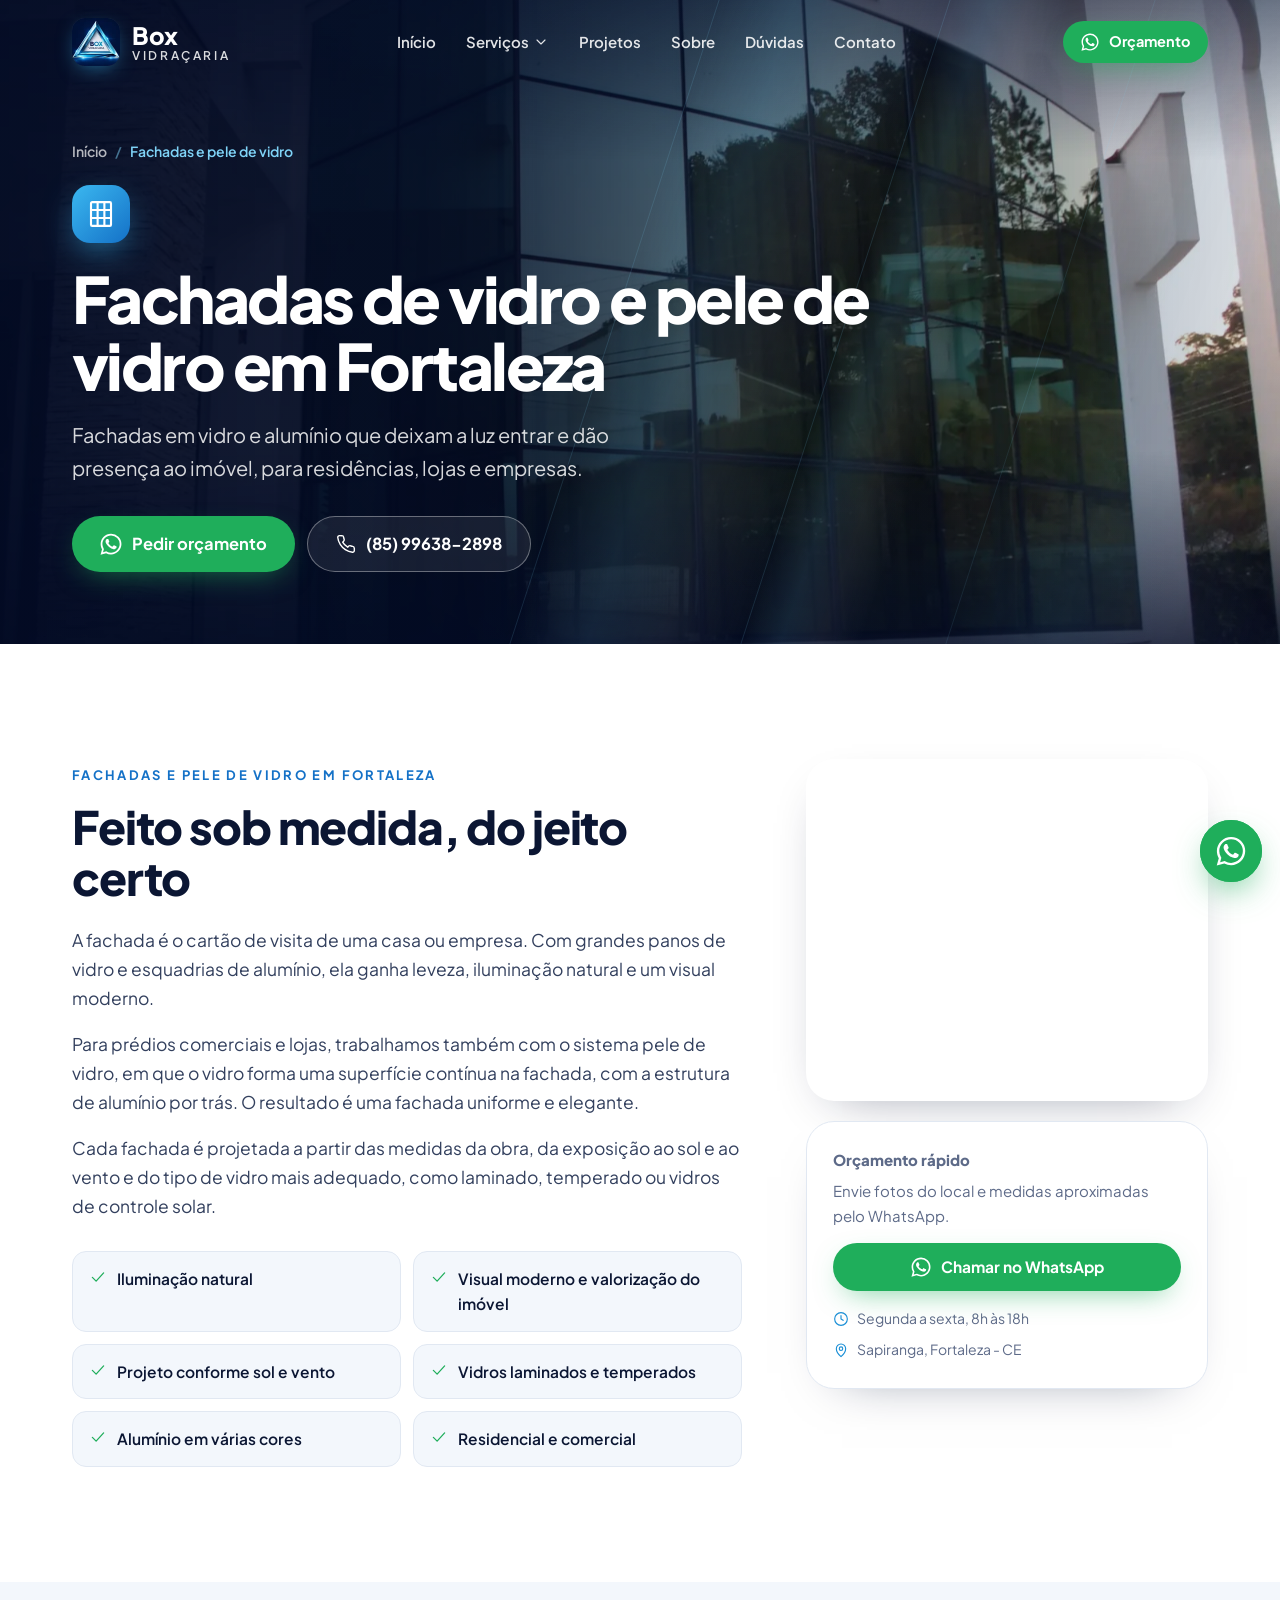
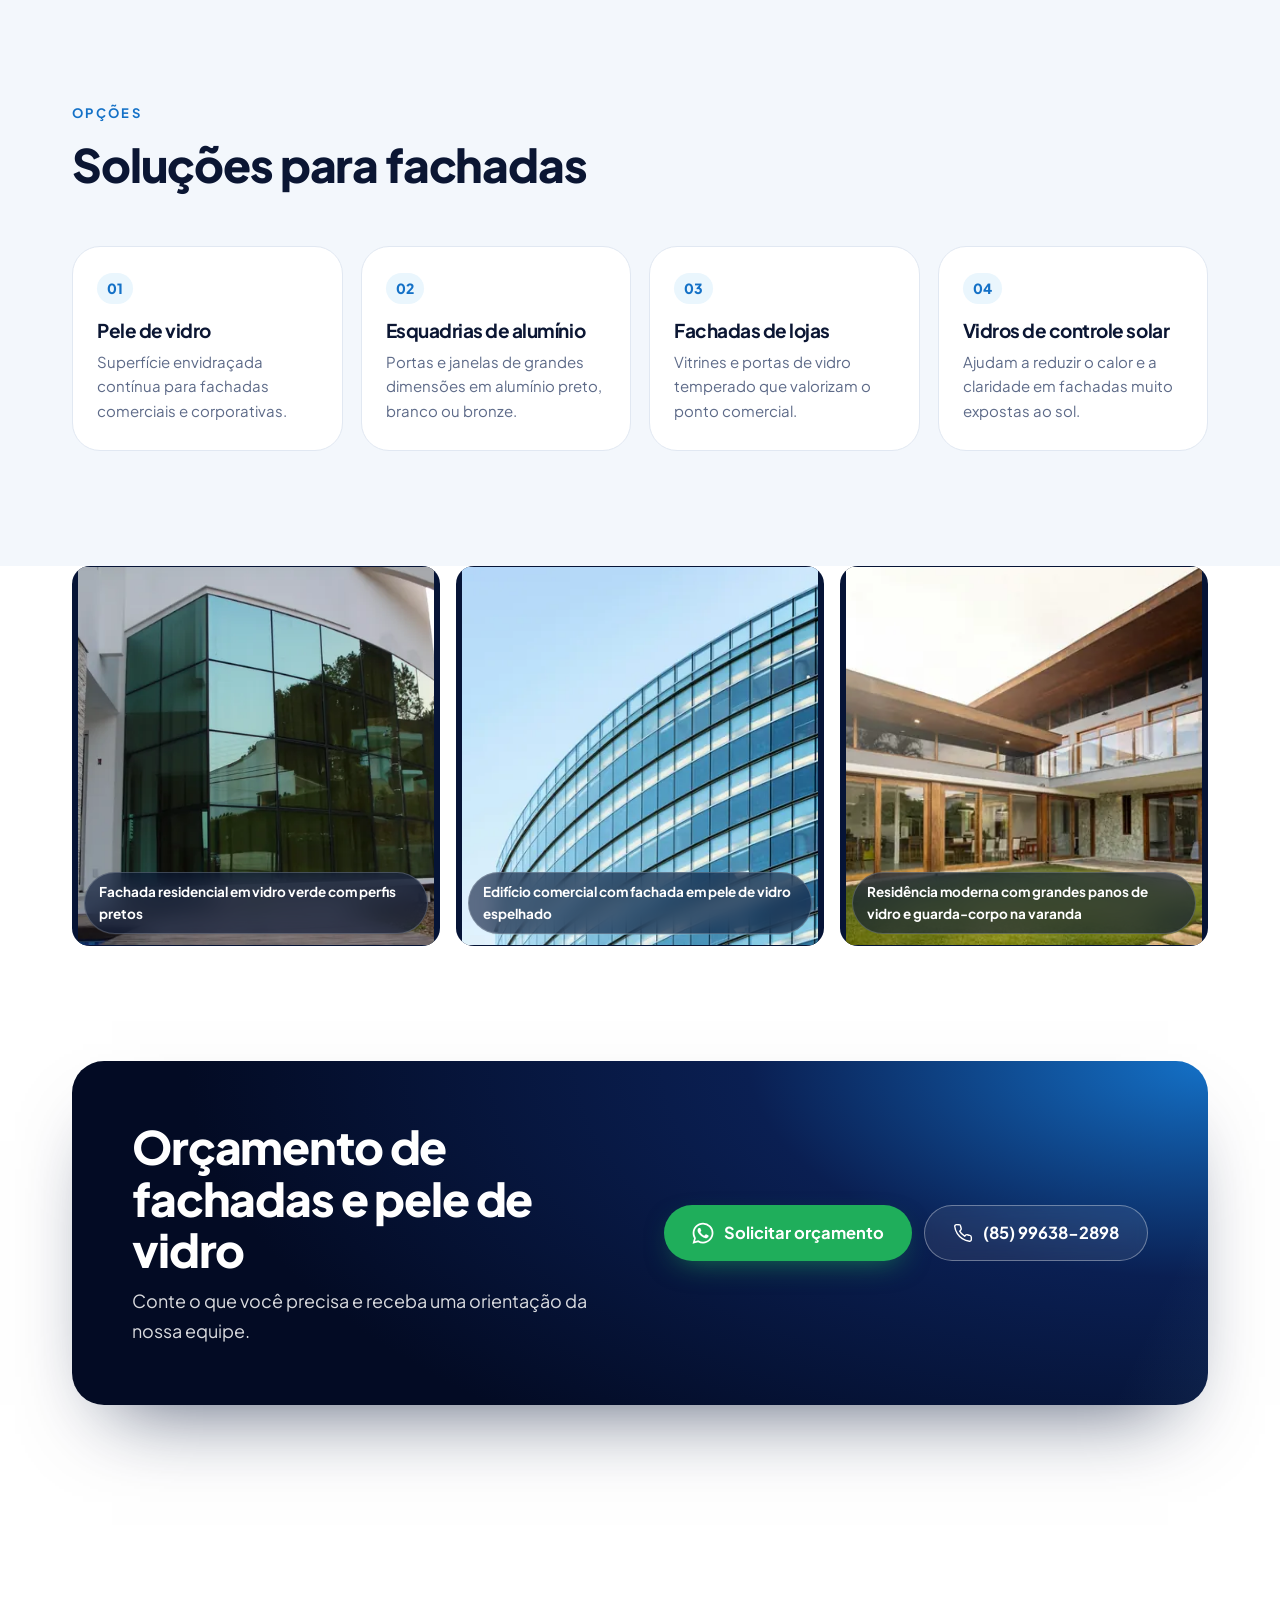
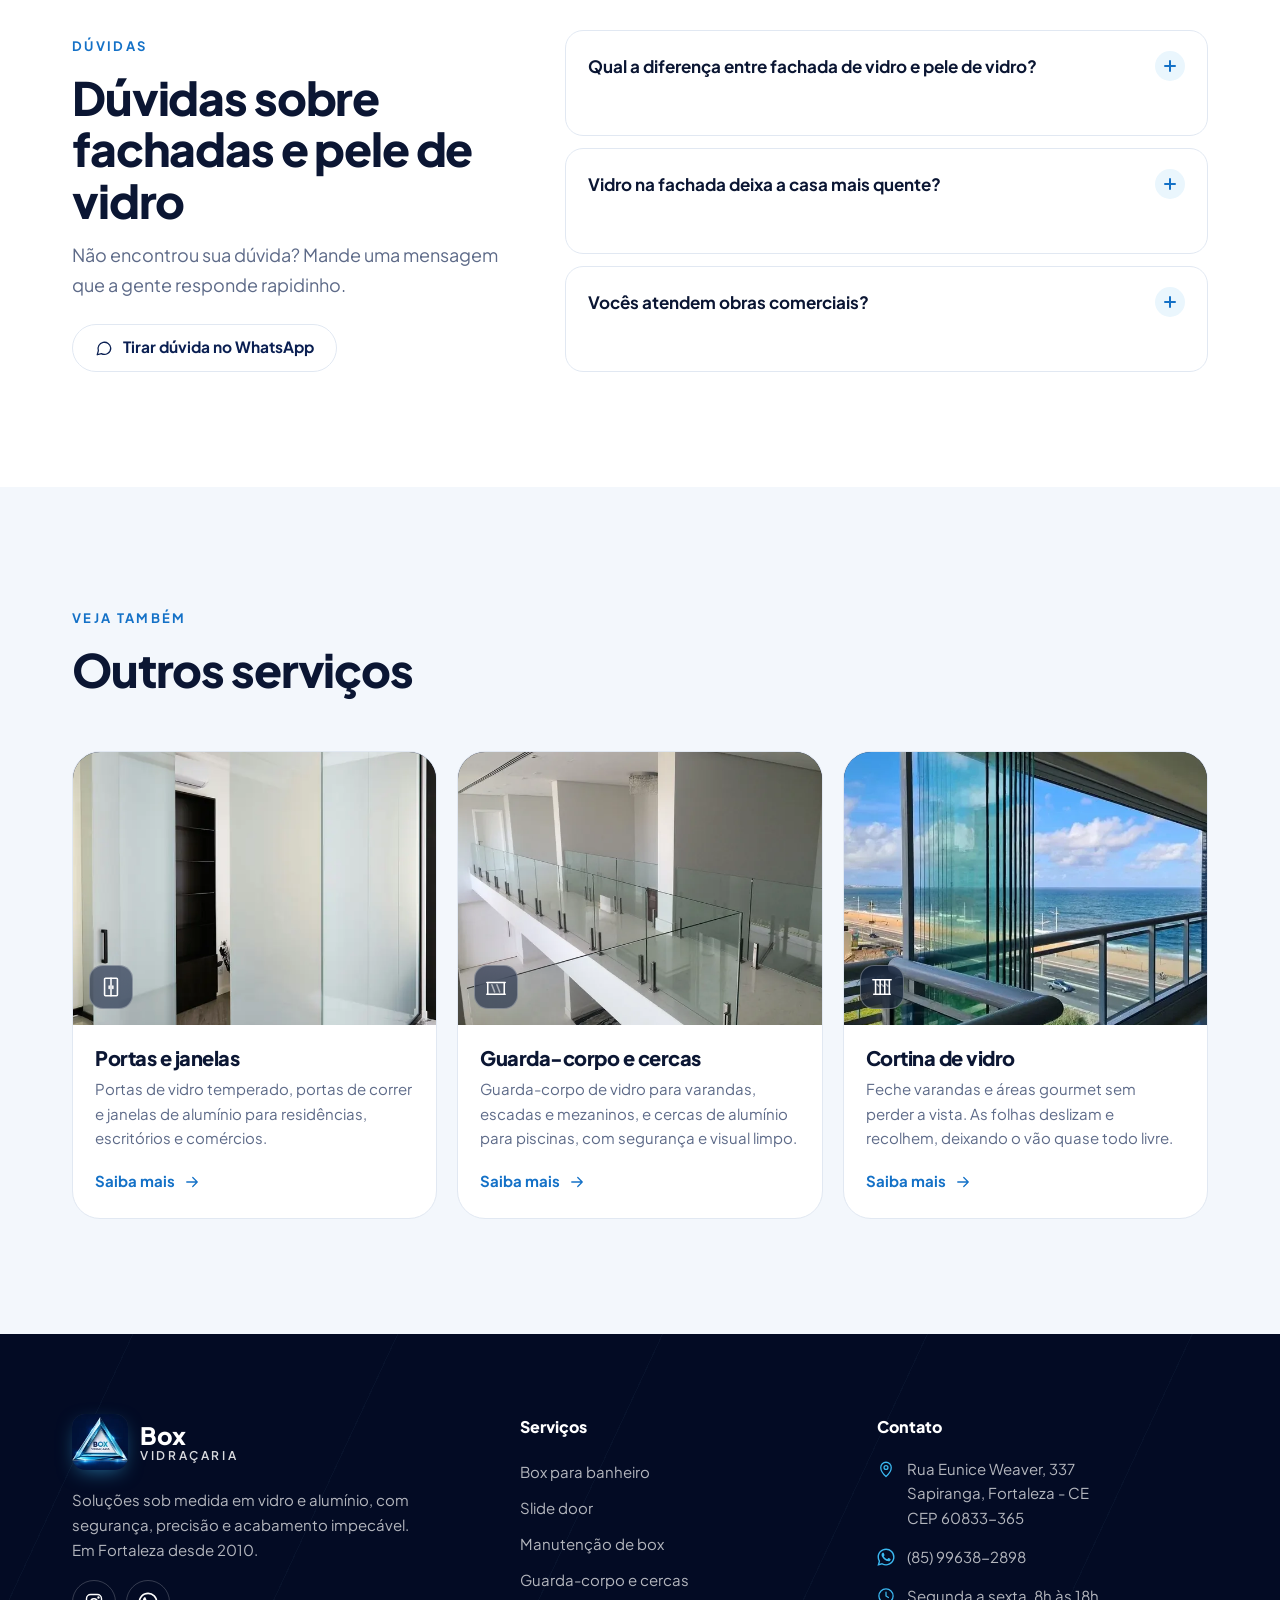
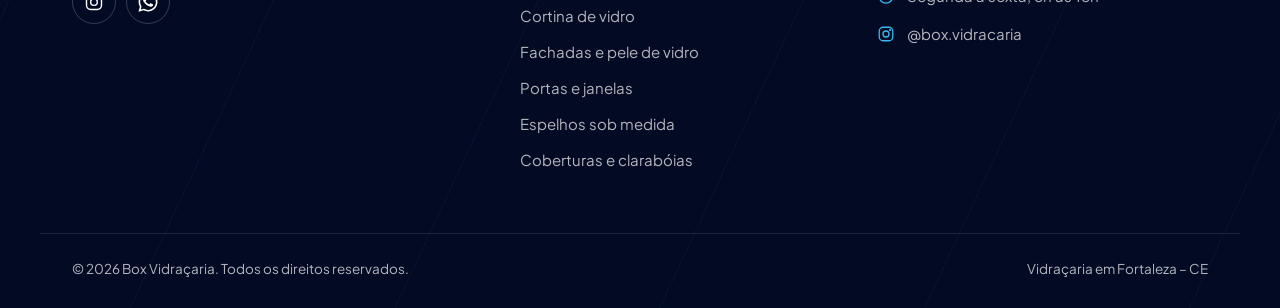
<file: fachada-pele-de-vidro/index.html>
<!doctype html>
<html lang="pt-BR">
<head>
<meta charset="utf-8">
<meta name="viewport" content="width=device-width, initial-scale=1, viewport-fit=cover">
<title>Fachada de Vidro e Pele de Vidro em Fortaleza | Box Vidraçaria</title>
<meta name="description" content="Fachadas de vidro e pele de vidro em Fortaleza para casas, lojas e prédios comerciais. Esquadrias de alumínio e vidros sob medida. Solicite seu orçamento.">
<link rel="canonical" href="https://boxvidracariafortaleza.com.br/fachada-pele-de-vidro/">
<meta name="robots" content="index, follow, max-image-preview:large">
<meta name="theme-color" content="#061436">
<meta name="geo.region" content="BR-CE">
<meta name="geo.placename" content="Fortaleza">
<meta property="og:type" content="website">
<meta property="og:locale" content="pt_BR">
<meta property="og:site_name" content="Box Vidraçaria">
<meta property="og:title" content="Fachada de Vidro e Pele de Vidro em Fortaleza | Box Vidraçaria">
<meta property="og:description" content="Fachadas de vidro e pele de vidro em Fortaleza para casas, lojas e prédios comerciais. Esquadrias de alumínio e vidros sob medida. Solicite seu orçamento.">
<meta property="og:url" content="https://boxvidracariafortaleza.com.br/fachada-pele-de-vidro/">
<meta property="og:image" content="https://boxvidracariafortaleza.com.br/assets/img/og-box-vidracaria.jpg">
<meta property="og:image:alt" content="Box Vidraçaria – vidraçaria em Fortaleza">
<meta name="twitter:card" content="summary_large_image">
<meta name="twitter:title" content="Fachada de Vidro e Pele de Vidro em Fortaleza | Box Vidraçaria">
<meta name="twitter:description" content="Fachadas de vidro e pele de vidro em Fortaleza para casas, lojas e prédios comerciais. Esquadrias de alumínio e vidros sob medida. Solicite seu orçamento.">
<meta name="twitter:image" content="https://boxvidracariafortaleza.com.br/assets/img/og-box-vidracaria.jpg">
<link rel="icon" href="../favicon.ico" sizes="any">
<link rel="icon" href="../favicon-32.png" type="image/png" sizes="32x32">
<link rel="apple-touch-icon" href="../apple-touch-icon.png">
<link rel="manifest" href="../site.webmanifest">
<link rel="preconnect" href="https://fonts.googleapis.com">
<link rel="preconnect" href="https://fonts.gstatic.com" crossorigin>
<link href="https://fonts.googleapis.com/css2?family=Plus+Jakarta+Sans:wght@400;500;600;700;800&display=swap" rel="stylesheet">
<link rel="stylesheet" href="../assets/css/styles.css?v=2026-11-12">
<script type="application/ld+json">{"@context":"https://schema.org","@type":"HomeAndConstructionBusiness","@id":"https://boxvidracariafortaleza.com.br/#empresa","name":"Box Vidraçaria","alternateName":"Box Vidraçaria Fortaleza","description":"Vidraçaria em Fortaleza desde 2010: box para banheiro, guarda-corpo, cortina de vidro, espelhos, portas, janelas, fachadas e pele de vidro sob medida.","url":"https://boxvidracariafortaleza.com.br/","logo":"https://boxvidracariafortaleza.com.br/logo.png","image":["https://boxvidracariafortaleza.com.br/assets/img/og-box-vidracaria.jpg","https://boxvidracariafortaleza.com.br/logo.png"],"telephone":"+5585996382898","priceRange":"$$","foundingDate":"2010","address":{"@type":"PostalAddress","streetAddress":"Rua Eunice Weaver, 337","addressLocality":"Fortaleza","addressRegion":"CE","postalCode":"60833-365","addressCountry":"BR"},"hasMap":"https://www.google.com/maps/search/?api=1&query=Rua+Eunice+Weaver+337+Sapiranga+Fortaleza+CE","areaServed":[{"@type":"City","name":"Fortaleza"},{"@type":"AdministrativeArea","name":"Região Metropolitana de Fortaleza"}],"openingHoursSpecification":[{"@type":"OpeningHoursSpecification","dayOfWeek":["Monday","Tuesday","Wednesday","Thursday","Friday"],"opens":"08:00","closes":"18:00"}],"sameAs":["https://www.instagram.com/box.vidracaria/"],"contactPoint":{"@type":"ContactPoint","telephone":"+5585996382898","contactType":"customer service","areaServed":"BR","availableLanguage":"Portuguese"},"hasOfferCatalog":{"@type":"OfferCatalog","name":"Serviços de vidraçaria","itemListElement":[{"@type":"Offer","itemOffered":{"@type":"Service","name":"Box para banheiro","url":"https://boxvidracariafortaleza.com.br/box-para-banheiro/"}},{"@type":"Offer","itemOffered":{"@type":"Service","name":"Slide door","url":"https://boxvidracariafortaleza.com.br/slide-door/"}},{"@type":"Offer","itemOffered":{"@type":"Service","name":"Manutenção de box","url":"https://boxvidracariafortaleza.com.br/manutencao-de-box/"}},{"@type":"Offer","itemOffered":{"@type":"Service","name":"Guarda-corpo e cercas","url":"https://boxvidracariafortaleza.com.br/guarda-corpo-de-vidro/"}},{"@type":"Offer","itemOffered":{"@type":"Service","name":"Cortina de vidro","url":"https://boxvidracariafortaleza.com.br/cortina-de-vidro/"}},{"@type":"Offer","itemOffered":{"@type":"Service","name":"Fachadas e pele de vidro","url":"https://boxvidracariafortaleza.com.br/fachada-pele-de-vidro/"}},{"@type":"Offer","itemOffered":{"@type":"Service","name":"Portas e janelas","url":"https://boxvidracariafortaleza.com.br/portas-e-janelas/"}},{"@type":"Offer","itemOffered":{"@type":"Service","name":"Espelhos sob medida","url":"https://boxvidracariafortaleza.com.br/espelhos-sob-medida/"}},{"@type":"Offer","itemOffered":{"@type":"Service","name":"Coberturas e clarabóias","url":"https://boxvidracariafortaleza.com.br/cobertura-de-vidro/"}}]}}</script>
<script type="application/ld+json">{"@context":"https://schema.org","@type":"Service","name":"Fachadas e pele de vidro","serviceType":"Fachadas e pele de vidro","description":"Fachadas de vidro e pele de vidro em Fortaleza para casas, lojas e prédios comerciais. Esquadrias de alumínio e vidros sob medida. Solicite seu orçamento.","url":"https://boxvidracariafortaleza.com.br/fachada-pele-de-vidro/","provider":{"@id":"https://boxvidracariafortaleza.com.br/#empresa"},"areaServed":{"@type":"City","name":"Fortaleza"},"image":"https://boxvidracariafortaleza.com.br/assets/img/fachada-vidro-1600.webp"}</script>
<script type="application/ld+json">{"@context":"https://schema.org","@type":"BreadcrumbList","itemListElement":[{"@type":"ListItem","position":1,"name":"Início","item":"https://boxvidracariafortaleza.com.br/"},{"@type":"ListItem","position":2,"name":"Fachadas e pele de vidro","item":"https://boxvidracariafortaleza.com.br/fachada-pele-de-vidro/"}]}</script>
<script type="application/ld+json">{"@context":"https://schema.org","@type":"FAQPage","mainEntity":[{"@type":"Question","name":"Qual a diferença entre fachada de vidro e pele de vidro?","acceptedAnswer":{"@type":"Answer","text":"Fachada de vidro é um termo geral para fachadas com grandes áreas envidraçadas. Pele de vidro é um sistema específico em que o vidro fica na frente da estrutura, formando uma superfície contínua sem perfis aparentes por fora."}},{"@type":"Question","name":"Vidro na fachada deixa a casa mais quente?","acceptedAnswer":{"@type":"Answer","text":"Depende do vidro escolhido e da orientação solar. Vidros de controle solar, laminados com película ou fumê ajudam a reduzir o calor. Indicamos a melhor opção para cada fachada."}},{"@type":"Question","name":"Vocês atendem obras comerciais?","acceptedAnswer":{"@type":"Answer","text":"Sim. Atendemos residências, lojas, escritórios e prédios comerciais em Fortaleza e região."}}]}</script>
</head>
<body>
<a class="skip" href="#conteudo">Pular para o conteúdo</a>
<header class="site-header" data-header>
  <div class="container nav-wrap">
    <a class="brand" href="../" aria-label="Box Vidraçaria – página inicial">
      <img src="../assets/img/logo-96.webp" srcset="../assets/img/logo-96.webp 1x, ../assets/img/logo-192.webp 2x" width="48" height="48" alt="">
      <span class="brand-text"><strong>Box</strong><small>Vidraçaria</small></span>
    </a>
    <nav class="main-nav" aria-label="Navegação principal">
      <ul>
        <li><a href="../">Início</a></li>
        <li class="has-drop">
          <button type="button" class="drop-btn" aria-expanded="false" aria-controls="drop-servicos">Serviços <svg class="ico " width="16" height="16" viewBox="0 0 24 24" fill="none" stroke="currentColor" stroke-width="1.7" stroke-linecap="round" stroke-linejoin="round" aria-hidden="true" focusable="false"><path d="M6 9l6 6 6-6"/></svg></button>
          <div class="drop" id="drop-servicos"><ul><li><a href="../box-para-banheiro/"><svg class="ico " width="18" height="18" viewBox="0 0 24 24" fill="none" stroke="currentColor" stroke-width="1.7" stroke-linecap="round" stroke-linejoin="round" aria-hidden="true" focusable="false"><path d="M4 21V5a2 2 0 0 1 2-2h4"/><path d="M8 3v3"/><rect x="9" y="8" width="11" height="13" rx="1"/><path d="M14.5 8v13"/></svg><span>Box para banheiro</span></a></li><li><a href="../slide-door/"><svg class="ico " width="18" height="18" viewBox="0 0 24 24" fill="none" stroke="currentColor" stroke-width="1.7" stroke-linecap="round" stroke-linejoin="round" aria-hidden="true" focusable="false"><rect x="5" y="2.5" width="14" height="19" rx="1"/><path d="M12 2.5v19M10 11v2.5M14 11v2.5"/></svg><span>Slide door</span></a></li><li><a href="../manutencao-de-box/"><svg class="ico " width="18" height="18" viewBox="0 0 24 24" fill="none" stroke="currentColor" stroke-width="1.7" stroke-linecap="round" stroke-linejoin="round" aria-hidden="true" focusable="false"><path d="M14.7 6.3a4 4 0 0 0-5.3 5.3L3 18v3h3l6.4-6.4a4 4 0 0 0 5.3-5.3L15 12l-3-3z"/></svg><span>Manutenção de box</span></a></li><li><a href="../guarda-corpo-de-vidro/"><svg class="ico " width="18" height="18" viewBox="0 0 24 24" fill="none" stroke="currentColor" stroke-width="1.7" stroke-linecap="round" stroke-linejoin="round" aria-hidden="true" focusable="false"><path d="M2 7h20M3 7v13M21 7v13M2 20h20"/><path d="M7.5 9.5l3 8M13 9.5l3 8" opacity=".55"/></svg><span>Guarda-corpo e cercas</span></a></li><li><a href="../cortina-de-vidro/"><svg class="ico " width="18" height="18" viewBox="0 0 24 24" fill="none" stroke="currentColor" stroke-width="1.7" stroke-linecap="round" stroke-linejoin="round" aria-hidden="true" focusable="false"><path d="M2 4h20M3 20h18"/><path d="M5 4v16M10 4v16M15 4v16M20 4v16"/><path d="M6.5 9l2 2M11.5 9l2 2M16.5 9l2 2" opacity=".55"/></svg><span>Cortina de vidro</span></a></li><li><a href="../fachada-pele-de-vidro/"><svg class="ico " width="18" height="18" viewBox="0 0 24 24" fill="none" stroke="currentColor" stroke-width="1.7" stroke-linecap="round" stroke-linejoin="round" aria-hidden="true" focusable="false"><rect x="4" y="2.5" width="16" height="19" rx="1"/><path d="M4 8.8h16M4 15.2h16M9.3 2.5v19M14.7 2.5v19"/></svg><span>Fachadas e pele de vidro</span></a></li><li><a href="../portas-e-janelas/"><svg class="ico " width="18" height="18" viewBox="0 0 24 24" fill="none" stroke="currentColor" stroke-width="1.7" stroke-linecap="round" stroke-linejoin="round" aria-hidden="true" focusable="false"><rect x="5" y="2.5" width="14" height="19" rx="1"/><path d="M12 2.5v19M10 11v2.5M14 11v2.5"/></svg><span>Portas e janelas</span></a></li><li><a href="../espelhos-sob-medida/"><svg class="ico " width="18" height="18" viewBox="0 0 24 24" fill="none" stroke="currentColor" stroke-width="1.7" stroke-linecap="round" stroke-linejoin="round" aria-hidden="true" focusable="false"><ellipse cx="12" cy="10" rx="6.5" ry="8"/><path d="M9 7.5c.8-1.6 2-2.4 3.5-2.6M12 18v3M8.5 21h7"/></svg><span>Espelhos sob medida</span></a></li><li><a href="../cobertura-de-vidro/"><svg class="ico " width="18" height="18" viewBox="0 0 24 24" fill="none" stroke="currentColor" stroke-width="1.7" stroke-linecap="round" stroke-linejoin="round" aria-hidden="true" focusable="false"><path d="M2 13L12 4l10 9"/><path d="M5.5 10v10h13V10"/><path d="M8.5 8.2l3.5 3.3 3.5-3.3" opacity=".55"/></svg><span>Coberturas e clarabóias</span></a></li></ul></div>
        </li>
        <li><a href="../#projetos">Projetos</a></li>
        <li><a href="../#sobre">Sobre</a></li>
        <li><a href="../#duvidas">Dúvidas</a></li>
        <li><a href="../#contato">Contato</a></li>
      </ul>
    </nav>
    <div class="nav-actions">
      <a class="btn btn-wa btn-sm hide-sm" href="https://wa.me/5585996382898?text=Ol%C3%A1%21%20Vim%20pelo%20site%20e%20gostaria%20de%20um%20or%C3%A7amento." target="_blank" rel="noopener"><svg class="ico " width="18" height="18" viewBox="0 0 24 24" fill="currentColor" aria-hidden="true" focusable="false"><path d="M17.47 14.38c-.3-.15-1.75-.86-2.02-.96-.27-.1-.47-.15-.66.15-.2.3-.76.96-.93 1.16-.17.2-.34.22-.64.07-.3-.15-1.25-.46-2.38-1.47-.88-.79-1.47-1.76-1.65-2.06-.17-.3-.02-.46.13-.6.13-.14.3-.35.45-.52.15-.17.2-.3.3-.5.1-.2.05-.37-.02-.52-.08-.15-.67-1.6-.92-2.2-.24-.58-.49-.5-.67-.5h-.57c-.2 0-.52.07-.79.37-.27.3-1.04 1.02-1.04 2.48 0 1.46 1.07 2.88 1.21 3.08.15.2 2.1 3.2 5.08 4.49.71.31 1.26.49 1.7.63.71.23 1.36.2 1.87.12.57-.09 1.75-.72 2-1.41.25-.69.25-1.29.17-1.41-.07-.12-.27-.2-.57-.35zM12.04 21.5h-.01a9.4 9.4 0 0 1-4.8-1.31l-.34-.2-3.57.94.95-3.48-.22-.36a9.41 9.41 0 0 1-1.44-5.02c0-5.2 4.23-9.43 9.44-9.43a9.37 9.37 0 0 1 6.67 2.77 9.37 9.37 0 0 1 2.76 6.67c0 5.2-4.24 9.42-9.44 9.42zm8.03-17.46A11.27 11.27 0 0 0 12.04.72C5.79.72.7 5.8.7 12.06c0 2 .52 3.95 1.52 5.67L.6 23.6l6.02-1.58a11.33 11.33 0 0 0 5.42 1.38h.01c6.25 0 11.34-5.09 11.34-11.34 0-3.03-1.18-5.88-3.32-8.02z"/></svg><span>Orçamento</span></a>
      <button class="menu-btn" type="button" aria-expanded="false" aria-controls="menu-movel" aria-label="Abrir menu" data-menu-btn>
        <span class="menu-ico"><svg class="ico " width="22" height="22" viewBox="0 0 24 24" fill="none" stroke="currentColor" stroke-width="1.7" stroke-linecap="round" stroke-linejoin="round" aria-hidden="true" focusable="false"><path d="M4 7h16M4 12h16M4 17h16"/></svg></span><span class="close-ico"><svg class="ico " width="22" height="22" viewBox="0 0 24 24" fill="none" stroke="currentColor" stroke-width="1.7" stroke-linecap="round" stroke-linejoin="round" aria-hidden="true" focusable="false"><path d="M6 6l12 12M18 6L6 18"/></svg></span>
      </button>
    </div>
  </div>
  <div class="mobile-menu" id="menu-movel" data-menu hidden>
    <div class="container">
      <p class="mm-label">Serviços</p>
      <ul class="mm-services"><li><a href="../box-para-banheiro/">Box para banheiro</a></li><li><a href="../slide-door/">Slide door</a></li><li><a href="../manutencao-de-box/">Manutenção de box</a></li><li><a href="../guarda-corpo-de-vidro/">Guarda-corpo e cercas</a></li><li><a href="../cortina-de-vidro/">Cortina de vidro</a></li><li><a href="../fachada-pele-de-vidro/">Fachadas e pele de vidro</a></li><li><a href="../portas-e-janelas/">Portas e janelas</a></li><li><a href="../espelhos-sob-medida/">Espelhos sob medida</a></li><li><a href="../cobertura-de-vidro/">Coberturas e clarabóias</a></li></ul>
      <ul class="mm-main">
        <li><a href="../">Início</a></li>
        <li><a href="../#projetos">Projetos</a></li>
        <li><a href="../#sobre">Sobre</a></li>
        <li><a href="../#duvidas">Dúvidas</a></li>
        <li><a href="../#contato">Contato</a></li>
      </ul>
      <a class="btn btn-wa btn-block" href="https://wa.me/5585996382898?text=Ol%C3%A1%21%20Vim%20pelo%20site%20e%20gostaria%20de%20um%20or%C3%A7amento." target="_blank" rel="noopener"><svg class="ico " width="20" height="20" viewBox="0 0 24 24" fill="currentColor" aria-hidden="true" focusable="false"><path d="M17.47 14.38c-.3-.15-1.75-.86-2.02-.96-.27-.1-.47-.15-.66.15-.2.3-.76.96-.93 1.16-.17.2-.34.22-.64.07-.3-.15-1.25-.46-2.38-1.47-.88-.79-1.47-1.76-1.65-2.06-.17-.3-.02-.46.13-.6.13-.14.3-.35.45-.52.15-.17.2-.3.3-.5.1-.2.05-.37-.02-.52-.08-.15-.67-1.6-.92-2.2-.24-.58-.49-.5-.67-.5h-.57c-.2 0-.52.07-.79.37-.27.3-1.04 1.02-1.04 2.48 0 1.46 1.07 2.88 1.21 3.08.15.2 2.1 3.2 5.08 4.49.71.31 1.26.49 1.7.63.71.23 1.36.2 1.87.12.57-.09 1.75-.72 2-1.41.25-.69.25-1.29.17-1.41-.07-.12-.27-.2-.57-.35zM12.04 21.5h-.01a9.4 9.4 0 0 1-4.8-1.31l-.34-.2-3.57.94.95-3.48-.22-.36a9.41 9.41 0 0 1-1.44-5.02c0-5.2 4.23-9.43 9.44-9.43a9.37 9.37 0 0 1 6.67 2.77 9.37 9.37 0 0 1 2.76 6.67c0 5.2-4.24 9.42-9.44 9.42zm8.03-17.46A11.27 11.27 0 0 0 12.04.72C5.79.72.7 5.8.7 12.06c0 2 .52 3.95 1.52 5.67L.6 23.6l6.02-1.58a11.33 11.33 0 0 0 5.42 1.38h.01c6.25 0 11.34-5.09 11.34-11.34 0-3.03-1.18-5.88-3.32-8.02z"/></svg><span>Pedir orçamento no WhatsApp</span></a>
      <a class="mm-phone" href="tel:+5585996382898"><svg class="ico " width="18" height="18" viewBox="0 0 24 24" fill="none" stroke="currentColor" stroke-width="1.7" stroke-linecap="round" stroke-linejoin="round" aria-hidden="true" focusable="false"><path d="M22 16.9v3a2 2 0 0 1-2.2 2 19.8 19.8 0 0 1-8.6-3.1 19.5 19.5 0 0 1-6-6A19.8 19.8 0 0 1 2.1 4.2 2 2 0 0 1 4.1 2h3a2 2 0 0 1 2 1.7c.1.9.4 1.8.7 2.7a2 2 0 0 1-.5 2.1L8 9.8a16 16 0 0 0 6 6l1.3-1.3a2 2 0 0 1 2.1-.4c.9.3 1.8.6 2.7.7a2 2 0 0 1 1.7 2z"/></svg> (85) 99638-2898</a>
    </div>
  </div>
</header>

<main id="conteudo">
<section class="page-hero" aria-labelledby="page-title">
  <div class="page-hero-bg" aria-hidden="true"><img src="../assets/img/fachada-vidro-1600.webp" srcset="../assets/img/fachada-vidro-640.webp 640w, ../assets/img/fachada-vidro-1024.webp 1024w, ../assets/img/fachada-vidro-1600.webp 1600w" sizes="100vw" width="1600" height="1200" alt="" fetchpriority="high"></div>
  <div class="hero-shade" aria-hidden="true"></div>
  <div class="hero-glass" aria-hidden="true"><span></span><span></span><span></span></div>
  <div class="container page-hero-inner">
    <nav class="crumbs hero-in" style="--i:0" aria-label="Você está em">
      <ol><li><a href="../">Início</a></li><li aria-current="page">Fachadas e pele de vidro</li></ol>
    </nav>
    <span class="page-ico hero-in" style="--i:1"><svg class="ico " width="30" height="30" viewBox="0 0 24 24" fill="none" stroke="currentColor" stroke-width="1.7" stroke-linecap="round" stroke-linejoin="round" aria-hidden="true" focusable="false"><rect x="4" y="2.5" width="16" height="19" rx="1"/><path d="M4 8.8h16M4 15.2h16M9.3 2.5v19M14.7 2.5v19"/></svg></span>
    <h1 id="page-title" class="page-title hero-in" style="--i:2">Fachadas de vidro e pele de vidro em Fortaleza</h1>
    <p class="hero-lead hero-in" style="--i:3">Fachadas em vidro e alumínio que deixam a luz entrar e dão presença ao imóvel, para residências, lojas e empresas.</p>
    <div class="hero-ctas hero-in" style="--i:4">
      <a class="btn btn-wa btn-lg" href="https://wa.me/5585996382898?text=Ol%C3%A1%21%20Vim%20pelo%20site%20e%20gostaria%20de%20um%20or%C3%A7amento%20de%20fachadas%20e%20pele%20de%20vidro." target="_blank" rel="noopener"><svg class="ico " width="22" height="22" viewBox="0 0 24 24" fill="currentColor" aria-hidden="true" focusable="false"><path d="M17.47 14.38c-.3-.15-1.75-.86-2.02-.96-.27-.1-.47-.15-.66.15-.2.3-.76.96-.93 1.16-.17.2-.34.22-.64.07-.3-.15-1.25-.46-2.38-1.47-.88-.79-1.47-1.76-1.65-2.06-.17-.3-.02-.46.13-.6.13-.14.3-.35.45-.52.15-.17.2-.3.3-.5.1-.2.05-.37-.02-.52-.08-.15-.67-1.6-.92-2.2-.24-.58-.49-.5-.67-.5h-.57c-.2 0-.52.07-.79.37-.27.3-1.04 1.02-1.04 2.48 0 1.46 1.07 2.88 1.21 3.08.15.2 2.1 3.2 5.08 4.49.71.31 1.26.49 1.7.63.71.23 1.36.2 1.87.12.57-.09 1.75-.72 2-1.41.25-.69.25-1.29.17-1.41-.07-.12-.27-.2-.57-.35zM12.04 21.5h-.01a9.4 9.4 0 0 1-4.8-1.31l-.34-.2-3.57.94.95-3.48-.22-.36a9.41 9.41 0 0 1-1.44-5.02c0-5.2 4.23-9.43 9.44-9.43a9.37 9.37 0 0 1 6.67 2.77 9.37 9.37 0 0 1 2.76 6.67c0 5.2-4.24 9.42-9.44 9.42zm8.03-17.46A11.27 11.27 0 0 0 12.04.72C5.79.72.7 5.8.7 12.06c0 2 .52 3.95 1.52 5.67L.6 23.6l6.02-1.58a11.33 11.33 0 0 0 5.42 1.38h.01c6.25 0 11.34-5.09 11.34-11.34 0-3.03-1.18-5.88-3.32-8.02z"/></svg><span>Pedir orçamento</span></a>
      <a class="btn btn-ghost-light btn-lg" href="tel:+5585996382898"><svg class="ico " width="20" height="20" viewBox="0 0 24 24" fill="none" stroke="currentColor" stroke-width="1.7" stroke-linecap="round" stroke-linejoin="round" aria-hidden="true" focusable="false"><path d="M22 16.9v3a2 2 0 0 1-2.2 2 19.8 19.8 0 0 1-8.6-3.1 19.5 19.5 0 0 1-6-6A19.8 19.8 0 0 1 2.1 4.2 2 2 0 0 1 4.1 2h3a2 2 0 0 1 2 1.7c.1.9.4 1.8.7 2.7a2 2 0 0 1-.5 2.1L8 9.8a16 16 0 0 0 6 6l1.3-1.3a2 2 0 0 1 2.1-.4c.9.3 1.8.6 2.7.7a2 2 0 0 1 1.7 2z"/></svg><span>(85) 99638-2898</span></a>
    </div>
  </div>
</section>

<section class="section" aria-labelledby="intro-title">
  <div class="container svc-grid">
    <div class="svc-copy">
      <p class="eyebrow" data-reveal>Fachadas e pele de vidro em Fortaleza</p>
      <h2 id="intro-title" class="h2" data-reveal>Feito sob medida, do jeito certo</h2>
      <div class="prose" data-reveal><p>A fachada é o cartão de visita de uma casa ou empresa. Com grandes panos de vidro e esquadrias de alumínio, ela ganha leveza, iluminação natural e um visual moderno.</p><p>Para prédios comerciais e lojas, trabalhamos também com o sistema pele de vidro, em que o vidro forma uma superfície contínua na fachada, com a estrutura de alumínio por trás. O resultado é uma fachada uniforme e elegante.</p><p>Cada fachada é projetada a partir das medidas da obra, da exposição ao sol e ao vento e do tipo de vidro mais adequado, como laminado, temperado ou vidros de controle solar.</p></div>
      <ul class="benefits" data-reveal><li><svg class="ico " width="18" height="18" viewBox="0 0 24 24" fill="none" stroke="currentColor" stroke-width="1.7" stroke-linecap="round" stroke-linejoin="round" aria-hidden="true" focusable="false"><path d="M4.5 12.5l5 5 10-11"/></svg><span>Iluminação natural</span></li><li><svg class="ico " width="18" height="18" viewBox="0 0 24 24" fill="none" stroke="currentColor" stroke-width="1.7" stroke-linecap="round" stroke-linejoin="round" aria-hidden="true" focusable="false"><path d="M4.5 12.5l5 5 10-11"/></svg><span>Visual moderno e valorização do imóvel</span></li><li><svg class="ico " width="18" height="18" viewBox="0 0 24 24" fill="none" stroke="currentColor" stroke-width="1.7" stroke-linecap="round" stroke-linejoin="round" aria-hidden="true" focusable="false"><path d="M4.5 12.5l5 5 10-11"/></svg><span>Projeto conforme sol e vento</span></li><li><svg class="ico " width="18" height="18" viewBox="0 0 24 24" fill="none" stroke="currentColor" stroke-width="1.7" stroke-linecap="round" stroke-linejoin="round" aria-hidden="true" focusable="false"><path d="M4.5 12.5l5 5 10-11"/></svg><span>Vidros laminados e temperados</span></li><li><svg class="ico " width="18" height="18" viewBox="0 0 24 24" fill="none" stroke="currentColor" stroke-width="1.7" stroke-linecap="round" stroke-linejoin="round" aria-hidden="true" focusable="false"><path d="M4.5 12.5l5 5 10-11"/></svg><span>Alumínio em várias cores</span></li><li><svg class="ico " width="18" height="18" viewBox="0 0 24 24" fill="none" stroke="currentColor" stroke-width="1.7" stroke-linecap="round" stroke-linejoin="round" aria-hidden="true" focusable="false"><path d="M4.5 12.5l5 5 10-11"/></svg><span>Residencial e comercial</span></li></ul>
    </div>
    <aside class="svc-side">
      <div class="svc-photo" data-reveal><img src="../assets/img/fachada-vidro-1600.webp" srcset="../assets/img/fachada-vidro-640.webp 640w, ../assets/img/fachada-vidro-1024.webp 1024w, ../assets/img/fachada-vidro-1600.webp 1600w" sizes="(min-width: 1000px) 38vw, 100vw" width="1600" height="1200" alt="Fachada residencial em vidro verde com perfis pretos" loading="lazy" decoding="async"></div>
      <div class="side-card" data-reveal>
        <p class="side-title">Orçamento rápido</p>
        <p>Envie fotos do local e medidas aproximadas pelo WhatsApp.</p>
        <a class="btn btn-wa btn-block" href="https://wa.me/5585996382898?text=Ol%C3%A1%21%20Vim%20pelo%20site%20e%20gostaria%20de%20um%20or%C3%A7amento%20de%20fachadas%20e%20pele%20de%20vidro." target="_blank" rel="noopener"><svg class="ico " width="20" height="20" viewBox="0 0 24 24" fill="currentColor" aria-hidden="true" focusable="false"><path d="M17.47 14.38c-.3-.15-1.75-.86-2.02-.96-.27-.1-.47-.15-.66.15-.2.3-.76.96-.93 1.16-.17.2-.34.22-.64.07-.3-.15-1.25-.46-2.38-1.47-.88-.79-1.47-1.76-1.65-2.06-.17-.3-.02-.46.13-.6.13-.14.3-.35.45-.52.15-.17.2-.3.3-.5.1-.2.05-.37-.02-.52-.08-.15-.67-1.6-.92-2.2-.24-.58-.49-.5-.67-.5h-.57c-.2 0-.52.07-.79.37-.27.3-1.04 1.02-1.04 2.48 0 1.46 1.07 2.88 1.21 3.08.15.2 2.1 3.2 5.08 4.49.71.31 1.26.49 1.7.63.71.23 1.36.2 1.87.12.57-.09 1.75-.72 2-1.41.25-.69.25-1.29.17-1.41-.07-.12-.27-.2-.57-.35zM12.04 21.5h-.01a9.4 9.4 0 0 1-4.8-1.31l-.34-.2-3.57.94.95-3.48-.22-.36a9.41 9.41 0 0 1-1.44-5.02c0-5.2 4.23-9.43 9.44-9.43a9.37 9.37 0 0 1 6.67 2.77 9.37 9.37 0 0 1 2.76 6.67c0 5.2-4.24 9.42-9.44 9.42zm8.03-17.46A11.27 11.27 0 0 0 12.04.72C5.79.72.7 5.8.7 12.06c0 2 .52 3.95 1.52 5.67L.6 23.6l6.02-1.58a11.33 11.33 0 0 0 5.42 1.38h.01c6.25 0 11.34-5.09 11.34-11.34 0-3.03-1.18-5.88-3.32-8.02z"/></svg><span>Chamar no WhatsApp</span></a>
        <ul class="side-info">
          <li><svg class="ico " width="16" height="16" viewBox="0 0 24 24" fill="none" stroke="currentColor" stroke-width="1.7" stroke-linecap="round" stroke-linejoin="round" aria-hidden="true" focusable="false"><circle cx="12" cy="12" r="9.5"/><path d="M12 7v5l3.2 2"/></svg> Segunda a sexta, 8h às 18h</li>
          <li><svg class="ico " width="16" height="16" viewBox="0 0 24 24" fill="none" stroke="currentColor" stroke-width="1.7" stroke-linecap="round" stroke-linejoin="round" aria-hidden="true" focusable="false"><path d="M12 22s7-6.2 7-12a7 7 0 1 0-14 0c0 5.8 7 12 7 12z"/><circle cx="12" cy="10" r="2.6"/></svg> Sapiranga, Fortaleza - CE</li>
        </ul>
      </div>
    </aside>
  </div>
</section>

<section class="section soft" aria-labelledby="opt-title">
  <div class="container">
    <div class="section-head" data-reveal>
      <p class="eyebrow">Opções</p>
      <h2 id="opt-title" class="h2">Soluções para fachadas</h2>
    </div>
    <ol class="opts">
          <li class="opt" data-reveal style="--d:0ms"><span class="opt-n">01</span><h3>Pele de vidro</h3><p>Superfície envidraçada contínua para fachadas comerciais e corporativas.</p></li>
          <li class="opt" data-reveal style="--d:70ms"><span class="opt-n">02</span><h3>Esquadrias de alumínio</h3><p>Portas e janelas de grandes dimensões em alumínio preto, branco ou bronze.</p></li>
          <li class="opt" data-reveal style="--d:140ms"><span class="opt-n">03</span><h3>Fachadas de lojas</h3><p>Vitrines e portas de vidro temperado que valorizam o ponto comercial.</p></li>
          <li class="opt" data-reveal style="--d:210ms"><span class="opt-n">04</span><h3>Vidros de controle solar</h3><p>Ajudam a reduzir o calor e a claridade em fachadas muito expostas ao sol.</p></li>
    </ol>
  </div>
</section>

<section class="section pt-0" aria-label="Fotos de fachadas e pele de vidro">
  <div class="container">
    <div class="gallery gallery-sm">
          <figure class="g-item" data-reveal style="--d:0ms">
            <button type="button" class="g-btn" data-lb data-cap="Fachada residencial em vidro verde com perfis pretos" aria-label="Ampliar foto: Fachada residencial em vidro verde com perfis pretos"><img src="../assets/img/fachada-vidro-1600.webp" srcset="../assets/img/fachada-vidro-640.webp 640w, ../assets/img/fachada-vidro-1024.webp 1024w, ../assets/img/fachada-vidro-1600.webp 1600w" sizes="(min-width: 900px) 33vw, 100vw" width="1600" height="1200" alt="Fachada residencial em vidro verde com perfis pretos" loading="lazy" decoding="async"></button>
            <figcaption>Fachada residencial em vidro verde com perfis pretos</figcaption>
          </figure>
          <figure class="g-item" data-reveal style="--d:80ms">
            <button type="button" class="g-btn" data-lb data-cap="Edifício comercial com fachada em pele de vidro espelhado" aria-label="Ampliar foto: Edifício comercial com fachada em pele de vidro espelhado"><img src="../assets/img/fachada-predio-1600.webp" srcset="../assets/img/fachada-predio-640.webp 640w, ../assets/img/fachada-predio-1024.webp 1024w, ../assets/img/fachada-predio-1600.webp 1600w" sizes="(min-width: 900px) 33vw, 100vw" width="1600" height="1067" alt="Edifício comercial com fachada em pele de vidro espelhado" loading="lazy" decoding="async"></button>
            <figcaption>Edifício comercial com fachada em pele de vidro espelhado</figcaption>
          </figure>
          <figure class="g-item" data-reveal style="--d:160ms">
            <button type="button" class="g-btn" data-lb data-cap="Residência moderna com grandes panos de vidro e guarda-corpo na varanda" aria-label="Ampliar foto: Residência moderna com grandes panos de vidro e guarda-corpo na varanda"><img src="../assets/img/fachada-casa-1600.webp" srcset="../assets/img/fachada-casa-640.webp 640w, ../assets/img/fachada-casa-1024.webp 1024w, ../assets/img/fachada-casa-1600.webp 1600w" sizes="(min-width: 900px) 33vw, 100vw" width="1600" height="900" alt="Residência moderna com grandes panos de vidro e guarda-corpo na varanda" loading="lazy" decoding="async"></button>
            <figcaption>Residência moderna com grandes panos de vidro e guarda-corpo na varanda</figcaption>
          </figure>
    </div>
  </div>
</section>

<section class="cta-band" aria-label="Solicitar orçamento">
  <div class="container">
    <div class="cta-card" data-reveal>
      <div class="cta-shine" aria-hidden="true"></div>
      <div>
        <h2 class="h2">Orçamento de fachadas e pele de vidro</h2>
        <p>Conte o que você precisa e receba uma orientação da nossa equipe.</p>
      </div>
      <div class="cta-actions">
        <a class="btn btn-wa btn-lg" href="https://wa.me/5585996382898?text=Ol%C3%A1%21%20Vim%20pelo%20site%20e%20gostaria%20de%20um%20or%C3%A7amento%20de%20fachadas%20e%20pele%20de%20vidro." target="_blank" rel="noopener"><svg class="ico " width="22" height="22" viewBox="0 0 24 24" fill="currentColor" aria-hidden="true" focusable="false"><path d="M17.47 14.38c-.3-.15-1.75-.86-2.02-.96-.27-.1-.47-.15-.66.15-.2.3-.76.96-.93 1.16-.17.2-.34.22-.64.07-.3-.15-1.25-.46-2.38-1.47-.88-.79-1.47-1.76-1.65-2.06-.17-.3-.02-.46.13-.6.13-.14.3-.35.45-.52.15-.17.2-.3.3-.5.1-.2.05-.37-.02-.52-.08-.15-.67-1.6-.92-2.2-.24-.58-.49-.5-.67-.5h-.57c-.2 0-.52.07-.79.37-.27.3-1.04 1.02-1.04 2.48 0 1.46 1.07 2.88 1.21 3.08.15.2 2.1 3.2 5.08 4.49.71.31 1.26.49 1.7.63.71.23 1.36.2 1.87.12.57-.09 1.75-.72 2-1.41.25-.69.25-1.29.17-1.41-.07-.12-.27-.2-.57-.35zM12.04 21.5h-.01a9.4 9.4 0 0 1-4.8-1.31l-.34-.2-3.57.94.95-3.48-.22-.36a9.41 9.41 0 0 1-1.44-5.02c0-5.2 4.23-9.43 9.44-9.43a9.37 9.37 0 0 1 6.67 2.77 9.37 9.37 0 0 1 2.76 6.67c0 5.2-4.24 9.42-9.44 9.42zm8.03-17.46A11.27 11.27 0 0 0 12.04.72C5.79.72.7 5.8.7 12.06c0 2 .52 3.95 1.52 5.67L.6 23.6l6.02-1.58a11.33 11.33 0 0 0 5.42 1.38h.01c6.25 0 11.34-5.09 11.34-11.34 0-3.03-1.18-5.88-3.32-8.02z"/></svg><span>Solicitar orçamento</span></a>
        <a class="btn btn-ghost-light btn-lg" href="tel:+5585996382898"><svg class="ico " width="20" height="20" viewBox="0 0 24 24" fill="none" stroke="currentColor" stroke-width="1.7" stroke-linecap="round" stroke-linejoin="round" aria-hidden="true" focusable="false"><path d="M22 16.9v3a2 2 0 0 1-2.2 2 19.8 19.8 0 0 1-8.6-3.1 19.5 19.5 0 0 1-6-6A19.8 19.8 0 0 1 2.1 4.2 2 2 0 0 1 4.1 2h3a2 2 0 0 1 2 1.7c.1.9.4 1.8.7 2.7a2 2 0 0 1-.5 2.1L8 9.8a16 16 0 0 0 6 6l1.3-1.3a2 2 0 0 1 2.1-.4c.9.3 1.8.6 2.7.7a2 2 0 0 1 1.7 2z"/></svg><span>(85) 99638-2898</span></a>
      </div>
    </div>
  </div>
</section>


<section class="section faq" id="duvidas" aria-labelledby="faq-title">
  <div class="container faq-grid">
    <div class="faq-head" data-reveal>
      <p class="eyebrow">Dúvidas</p>
      <h2 id="faq-title" class="h2">Dúvidas sobre fachadas e pele de vidro</h2>
      <p class="lead-sm">Não encontrou sua dúvida? Mande uma mensagem que a gente responde rapidinho.</p>
      <a class="btn btn-outline" href="https://wa.me/5585996382898?text=Ol%C3%A1%21%20Tenho%20uma%20d%C3%BAvida%20sobre%20os%20servi%C3%A7os%20da%20Box%20Vidra%C3%A7aria." target="_blank" rel="noopener"><svg class="ico " width="18" height="18" viewBox="0 0 24 24" fill="none" stroke="currentColor" stroke-width="1.7" stroke-linecap="round" stroke-linejoin="round" aria-hidden="true" focusable="false"><path d="M21 12a8.5 8.5 0 0 1-12.6 7.5L3 21l1.5-5.4A8.5 8.5 0 1 1 21 12z"/></svg><span>Tirar dúvida no WhatsApp</span></a>
    </div>
    <div class="faq-list">
      <details class="faq-item" data-reveal>
        <summary><span>Qual a diferença entre fachada de vidro e pele de vidro?</span><span class="faq-plus" aria-hidden="true"></span></summary>
        <div class="faq-a"><p>Fachada de vidro é um termo geral para fachadas com grandes áreas envidraçadas. Pele de vidro é um sistema específico em que o vidro fica na frente da estrutura, formando uma superfície contínua sem perfis aparentes por fora.</p></div>
      </details>
      <details class="faq-item" data-reveal>
        <summary><span>Vidro na fachada deixa a casa mais quente?</span><span class="faq-plus" aria-hidden="true"></span></summary>
        <div class="faq-a"><p>Depende do vidro escolhido e da orientação solar. Vidros de controle solar, laminados com película ou fumê ajudam a reduzir o calor. Indicamos a melhor opção para cada fachada.</p></div>
      </details>
      <details class="faq-item" data-reveal>
        <summary><span>Vocês atendem obras comerciais?</span><span class="faq-plus" aria-hidden="true"></span></summary>
        <div class="faq-a"><p>Sim. Atendemos residências, lojas, escritórios e prédios comerciais em Fortaleza e região.</p></div>
      </details>
    </div>
  </div>
</section>

<section class="section soft" aria-labelledby="rel-title">
  <div class="container">
    <div class="section-head" data-reveal>
      <p class="eyebrow">Veja também</p>
      <h2 id="rel-title" class="h2">Outros serviços</h2>
    </div>
    <div class="services-grid three">
      <a class="service-card" href="../portas-e-janelas/" data-reveal style="--d:0ms">
        <div class="sc-media"><img src="../assets/img/divisoria-vidro-1600.webp" srcset="../assets/img/divisoria-vidro-640.webp 640w, ../assets/img/divisoria-vidro-1024.webp 1024w, ../assets/img/divisoria-vidro-1600.webp 1600w" sizes="(min-width: 1100px) 25vw, (min-width: 640px) 50vw, 100vw" width="1600" height="2400" alt="Portas e janelas – Box Vidraçaria Fortaleza" loading="lazy" decoding="async"><span class="sc-ico"><svg class="ico " width="22" height="22" viewBox="0 0 24 24" fill="none" stroke="currentColor" stroke-width="1.7" stroke-linecap="round" stroke-linejoin="round" aria-hidden="true" focusable="false"><rect x="5" y="2.5" width="14" height="19" rx="1"/><path d="M12 2.5v19M10 11v2.5M14 11v2.5"/></svg></span></div>
        <div class="sc-body">
          <h3>Portas e janelas</h3>
          <p>Portas de vidro temperado, portas de correr e janelas de alumínio para residências, escritórios e comércios.</p>
          <span class="sc-link">Saiba mais <svg class="ico " width="18" height="18" viewBox="0 0 24 24" fill="none" stroke="currentColor" stroke-width="1.7" stroke-linecap="round" stroke-linejoin="round" aria-hidden="true" focusable="false"><path d="M5 12h14M13 6l6 6-6 6"/></svg></span>
        </div>
      </a>
      <a class="service-card" href="../guarda-corpo-de-vidro/" data-reveal style="--d:70ms">
        <div class="sc-media"><img src="../assets/img/guarda-corpo-mezanino-1500.webp" srcset="../assets/img/guarda-corpo-mezanino-640.webp 640w, ../assets/img/guarda-corpo-mezanino-1024.webp 1024w, ../assets/img/guarda-corpo-mezanino-1500.webp 1500w" sizes="(min-width: 1100px) 25vw, (min-width: 640px) 50vw, 100vw" width="1500" height="1125" alt="Guarda-corpo e cercas – Box Vidraçaria Fortaleza" loading="lazy" decoding="async"><span class="sc-ico"><svg class="ico " width="22" height="22" viewBox="0 0 24 24" fill="none" stroke="currentColor" stroke-width="1.7" stroke-linecap="round" stroke-linejoin="round" aria-hidden="true" focusable="false"><path d="M2 7h20M3 7v13M21 7v13M2 20h20"/><path d="M7.5 9.5l3 8M13 9.5l3 8" opacity=".55"/></svg></span></div>
        <div class="sc-body">
          <h3>Guarda-corpo e cercas</h3>
          <p>Guarda-corpo de vidro para varandas, escadas e mezaninos, e cercas de alumínio para piscinas, com segurança e visual limpo.</p>
          <span class="sc-link">Saiba mais <svg class="ico " width="18" height="18" viewBox="0 0 24 24" fill="none" stroke="currentColor" stroke-width="1.7" stroke-linecap="round" stroke-linejoin="round" aria-hidden="true" focusable="false"><path d="M5 12h14M13 6l6 6-6 6"/></svg></span>
        </div>
      </a>
      <a class="service-card" href="../cortina-de-vidro/" data-reveal style="--d:140ms">
        <div class="sc-media"><img src="../assets/img/cortina-varanda-640.webp" srcset="../assets/img/cortina-varanda-640.webp 640w" sizes="(min-width: 1100px) 25vw, (min-width: 640px) 50vw, 100vw" width="640" height="640" alt="Cortina de vidro – Box Vidraçaria Fortaleza" loading="lazy" decoding="async"><span class="sc-ico"><svg class="ico " width="22" height="22" viewBox="0 0 24 24" fill="none" stroke="currentColor" stroke-width="1.7" stroke-linecap="round" stroke-linejoin="round" aria-hidden="true" focusable="false"><path d="M2 4h20M3 20h18"/><path d="M5 4v16M10 4v16M15 4v16M20 4v16"/><path d="M6.5 9l2 2M11.5 9l2 2M16.5 9l2 2" opacity=".55"/></svg></span></div>
        <div class="sc-body">
          <h3>Cortina de vidro</h3>
          <p>Feche varandas e áreas gourmet sem perder a vista. As folhas deslizam e recolhem, deixando o vão quase todo livre.</p>
          <span class="sc-link">Saiba mais <svg class="ico " width="18" height="18" viewBox="0 0 24 24" fill="none" stroke="currentColor" stroke-width="1.7" stroke-linecap="round" stroke-linejoin="round" aria-hidden="true" focusable="false"><path d="M5 12h14M13 6l6 6-6 6"/></svg></span>
        </div>
      </a>
    </div>
  </div>
</section>
</main>
<footer class="site-footer">
  <div class="glass-lines" aria-hidden="true"></div>
  <div class="container footer-grid">
    <div class="f-brand">
      <a class="brand brand-light" href="../">
        <img src="../assets/img/logo-96.webp" srcset="../assets/img/logo-96.webp 1x, ../assets/img/logo-192.webp 2x" width="56" height="56" alt="Logo Box Vidraçaria" loading="lazy">
        <span class="brand-text"><strong>Box</strong><small>Vidraçaria</small></span>
      </a>
      <p>Soluções sob medida em vidro e alumínio, com segurança, precisão e acabamento impecável. Em Fortaleza desde 2010.</p>
      <div class="f-social">
        <a href="https://www.instagram.com/box.vidracaria/" target="_blank" rel="noopener" aria-label="Instagram da Box Vidraçaria"><svg class="ico " width="20" height="20" viewBox="0 0 24 24" fill="none" stroke="currentColor" stroke-width="1.7" stroke-linecap="round" stroke-linejoin="round" aria-hidden="true" focusable="false"><rect x="3" y="3" width="18" height="18" rx="5"/><circle cx="12" cy="12" r="4"/><circle cx="17.4" cy="6.6" r=".6" fill="currentColor"/></svg></a>
        <a href="https://wa.me/5585996382898?text=Ol%C3%A1%21%20Vim%20pelo%20site%20e%20gostaria%20de%20um%20or%C3%A7amento." target="_blank" rel="noopener" aria-label="WhatsApp da Box Vidraçaria"><svg class="ico " width="20" height="20" viewBox="0 0 24 24" fill="currentColor" aria-hidden="true" focusable="false"><path d="M17.47 14.38c-.3-.15-1.75-.86-2.02-.96-.27-.1-.47-.15-.66.15-.2.3-.76.96-.93 1.16-.17.2-.34.22-.64.07-.3-.15-1.25-.46-2.38-1.47-.88-.79-1.47-1.76-1.65-2.06-.17-.3-.02-.46.13-.6.13-.14.3-.35.45-.52.15-.17.2-.3.3-.5.1-.2.05-.37-.02-.52-.08-.15-.67-1.6-.92-2.2-.24-.58-.49-.5-.67-.5h-.57c-.2 0-.52.07-.79.37-.27.3-1.04 1.02-1.04 2.48 0 1.46 1.07 2.88 1.21 3.08.15.2 2.1 3.2 5.08 4.49.71.31 1.26.49 1.7.63.71.23 1.36.2 1.87.12.57-.09 1.75-.72 2-1.41.25-.69.25-1.29.17-1.41-.07-.12-.27-.2-.57-.35zM12.04 21.5h-.01a9.4 9.4 0 0 1-4.8-1.31l-.34-.2-3.57.94.95-3.48-.22-.36a9.41 9.41 0 0 1-1.44-5.02c0-5.2 4.23-9.43 9.44-9.43a9.37 9.37 0 0 1 6.67 2.77 9.37 9.37 0 0 1 2.76 6.67c0 5.2-4.24 9.42-9.44 9.42zm8.03-17.46A11.27 11.27 0 0 0 12.04.72C5.79.72.7 5.8.7 12.06c0 2 .52 3.95 1.52 5.67L.6 23.6l6.02-1.58a11.33 11.33 0 0 0 5.42 1.38h.01c6.25 0 11.34-5.09 11.34-11.34 0-3.03-1.18-5.88-3.32-8.02z"/></svg></a>
      </div>
    </div>
    <div>
      <p class="f-title">Serviços</p>
      <ul class="f-links"><li><a href="../box-para-banheiro/">Box para banheiro</a></li><li><a href="../slide-door/">Slide door</a></li><li><a href="../manutencao-de-box/">Manutenção de box</a></li><li><a href="../guarda-corpo-de-vidro/">Guarda-corpo e cercas</a></li><li><a href="../cortina-de-vidro/">Cortina de vidro</a></li><li><a href="../fachada-pele-de-vidro/">Fachadas e pele de vidro</a></li><li><a href="../portas-e-janelas/">Portas e janelas</a></li><li><a href="../espelhos-sob-medida/">Espelhos sob medida</a></li><li><a href="../cobertura-de-vidro/">Coberturas e clarabóias</a></li></ul>
    </div>
    <div>
      <p class="f-title">Contato</p>
      <ul class="f-contact">
        <li><svg class="ico " width="18" height="18" viewBox="0 0 24 24" fill="none" stroke="currentColor" stroke-width="1.7" stroke-linecap="round" stroke-linejoin="round" aria-hidden="true" focusable="false"><path d="M12 22s7-6.2 7-12a7 7 0 1 0-14 0c0 5.8 7 12 7 12z"/><circle cx="12" cy="10" r="2.6"/></svg><a href="https://www.google.com/maps/search/?api=1&query=Rua+Eunice+Weaver+337+Sapiranga+Fortaleza+CE" target="_blank" rel="noopener">Rua Eunice Weaver, 337<br>Sapiranga, Fortaleza - CE<br>CEP 60833-365</a></li>
        <li><svg class="ico " width="18" height="18" viewBox="0 0 24 24" fill="currentColor" aria-hidden="true" focusable="false"><path d="M17.47 14.38c-.3-.15-1.75-.86-2.02-.96-.27-.1-.47-.15-.66.15-.2.3-.76.96-.93 1.16-.17.2-.34.22-.64.07-.3-.15-1.25-.46-2.38-1.47-.88-.79-1.47-1.76-1.65-2.06-.17-.3-.02-.46.13-.6.13-.14.3-.35.45-.52.15-.17.2-.3.3-.5.1-.2.05-.37-.02-.52-.08-.15-.67-1.6-.92-2.2-.24-.58-.49-.5-.67-.5h-.57c-.2 0-.52.07-.79.37-.27.3-1.04 1.02-1.04 2.48 0 1.46 1.07 2.88 1.21 3.08.15.2 2.1 3.2 5.08 4.49.71.31 1.26.49 1.7.63.71.23 1.36.2 1.87.12.57-.09 1.75-.72 2-1.41.25-.69.25-1.29.17-1.41-.07-.12-.27-.2-.57-.35zM12.04 21.5h-.01a9.4 9.4 0 0 1-4.8-1.31l-.34-.2-3.57.94.95-3.48-.22-.36a9.41 9.41 0 0 1-1.44-5.02c0-5.2 4.23-9.43 9.44-9.43a9.37 9.37 0 0 1 6.67 2.77 9.37 9.37 0 0 1 2.76 6.67c0 5.2-4.24 9.42-9.44 9.42zm8.03-17.46A11.27 11.27 0 0 0 12.04.72C5.79.72.7 5.8.7 12.06c0 2 .52 3.95 1.52 5.67L.6 23.6l6.02-1.58a11.33 11.33 0 0 0 5.42 1.38h.01c6.25 0 11.34-5.09 11.34-11.34 0-3.03-1.18-5.88-3.32-8.02z"/></svg><a href="https://wa.me/5585996382898?text=Ol%C3%A1%21%20Vim%20pelo%20site%20e%20gostaria%20de%20um%20or%C3%A7amento." target="_blank" rel="noopener">(85) 99638-2898</a></li>
        <li><svg class="ico " width="18" height="18" viewBox="0 0 24 24" fill="none" stroke="currentColor" stroke-width="1.7" stroke-linecap="round" stroke-linejoin="round" aria-hidden="true" focusable="false"><circle cx="12" cy="12" r="9.5"/><path d="M12 7v5l3.2 2"/></svg><span>Segunda a sexta, 8h às 18h</span></li>
        <li><svg class="ico " width="18" height="18" viewBox="0 0 24 24" fill="none" stroke="currentColor" stroke-width="1.7" stroke-linecap="round" stroke-linejoin="round" aria-hidden="true" focusable="false"><rect x="3" y="3" width="18" height="18" rx="5"/><circle cx="12" cy="12" r="4"/><circle cx="17.4" cy="6.6" r=".6" fill="currentColor"/></svg><a href="https://www.instagram.com/box.vidracaria/" target="_blank" rel="noopener">@box.vidracaria</a></li>
      </ul>
    </div>
  </div>
  <div class="container f-bottom">
    <p>© 2026 Box Vidraçaria. Todos os direitos reservados.</p>
    <p>Vidraçaria em Fortaleza – CE</p>
  </div>
</footer>
<a class="wa-float" href="https://wa.me/5585996382898?text=Ol%C3%A1%21%20Vim%20pelo%20site%20e%20gostaria%20de%20um%20or%C3%A7amento." target="_blank" rel="noopener" aria-label="Falar com a Box Vidraçaria no WhatsApp"><svg class="ico " width="30" height="30" viewBox="0 0 24 24" fill="currentColor" aria-hidden="true" focusable="false"><path d="M17.47 14.38c-.3-.15-1.75-.86-2.02-.96-.27-.1-.47-.15-.66.15-.2.3-.76.96-.93 1.16-.17.2-.34.22-.64.07-.3-.15-1.25-.46-2.38-1.47-.88-.79-1.47-1.76-1.65-2.06-.17-.3-.02-.46.13-.6.13-.14.3-.35.45-.52.15-.17.2-.3.3-.5.1-.2.05-.37-.02-.52-.08-.15-.67-1.6-.92-2.2-.24-.58-.49-.5-.67-.5h-.57c-.2 0-.52.07-.79.37-.27.3-1.04 1.02-1.04 2.48 0 1.46 1.07 2.88 1.21 3.08.15.2 2.1 3.2 5.08 4.49.71.31 1.26.49 1.7.63.71.23 1.36.2 1.87.12.57-.09 1.75-.72 2-1.41.25-.69.25-1.29.17-1.41-.07-.12-.27-.2-.57-.35zM12.04 21.5h-.01a9.4 9.4 0 0 1-4.8-1.31l-.34-.2-3.57.94.95-3.48-.22-.36a9.41 9.41 0 0 1-1.44-5.02c0-5.2 4.23-9.43 9.44-9.43a9.37 9.37 0 0 1 6.67 2.77 9.37 9.37 0 0 1 2.76 6.67c0 5.2-4.24 9.42-9.44 9.42zm8.03-17.46A11.27 11.27 0 0 0 12.04.72C5.79.72.7 5.8.7 12.06c0 2 .52 3.95 1.52 5.67L.6 23.6l6.02-1.58a11.33 11.33 0 0 0 5.42 1.38h.01c6.25 0 11.34-5.09 11.34-11.34 0-3.03-1.18-5.88-3.32-8.02z"/></svg><span class="wa-tip">Fale conosco</span></a>
<dialog class="lightbox" data-lightbox aria-label="Imagem ampliada">
  <button type="button" class="lb-close" data-lb-close aria-label="Fechar"><svg class="ico " width="24" height="24" viewBox="0 0 24 24" fill="none" stroke="currentColor" stroke-width="1.7" stroke-linecap="round" stroke-linejoin="round" aria-hidden="true" focusable="false"><path d="M6 6l12 12M18 6L6 18"/></svg></button>
  <img alt="" data-lb-img>
  <p class="lb-cap" data-lb-cap></p>
</dialog>
<script src="../assets/js/main.js?v=2026-11-12" defer></script>
</body>
</html>
</file>
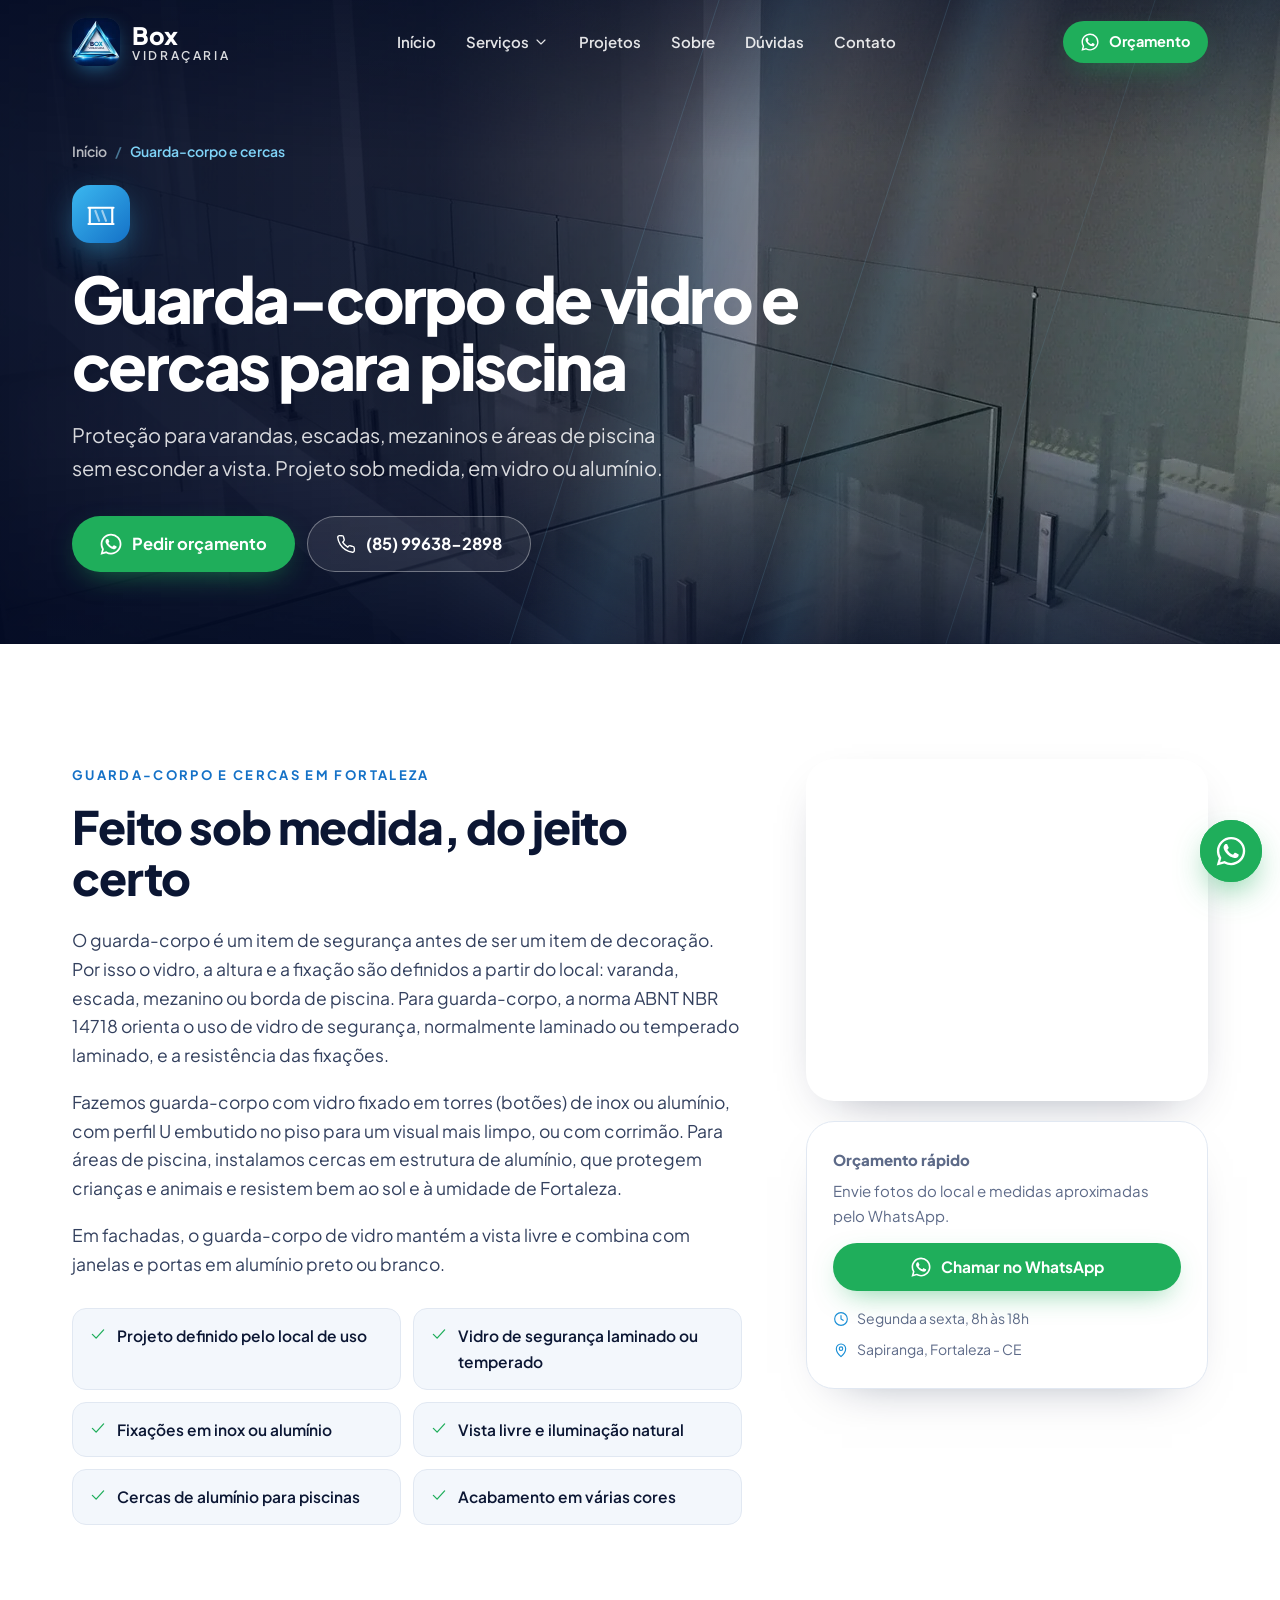
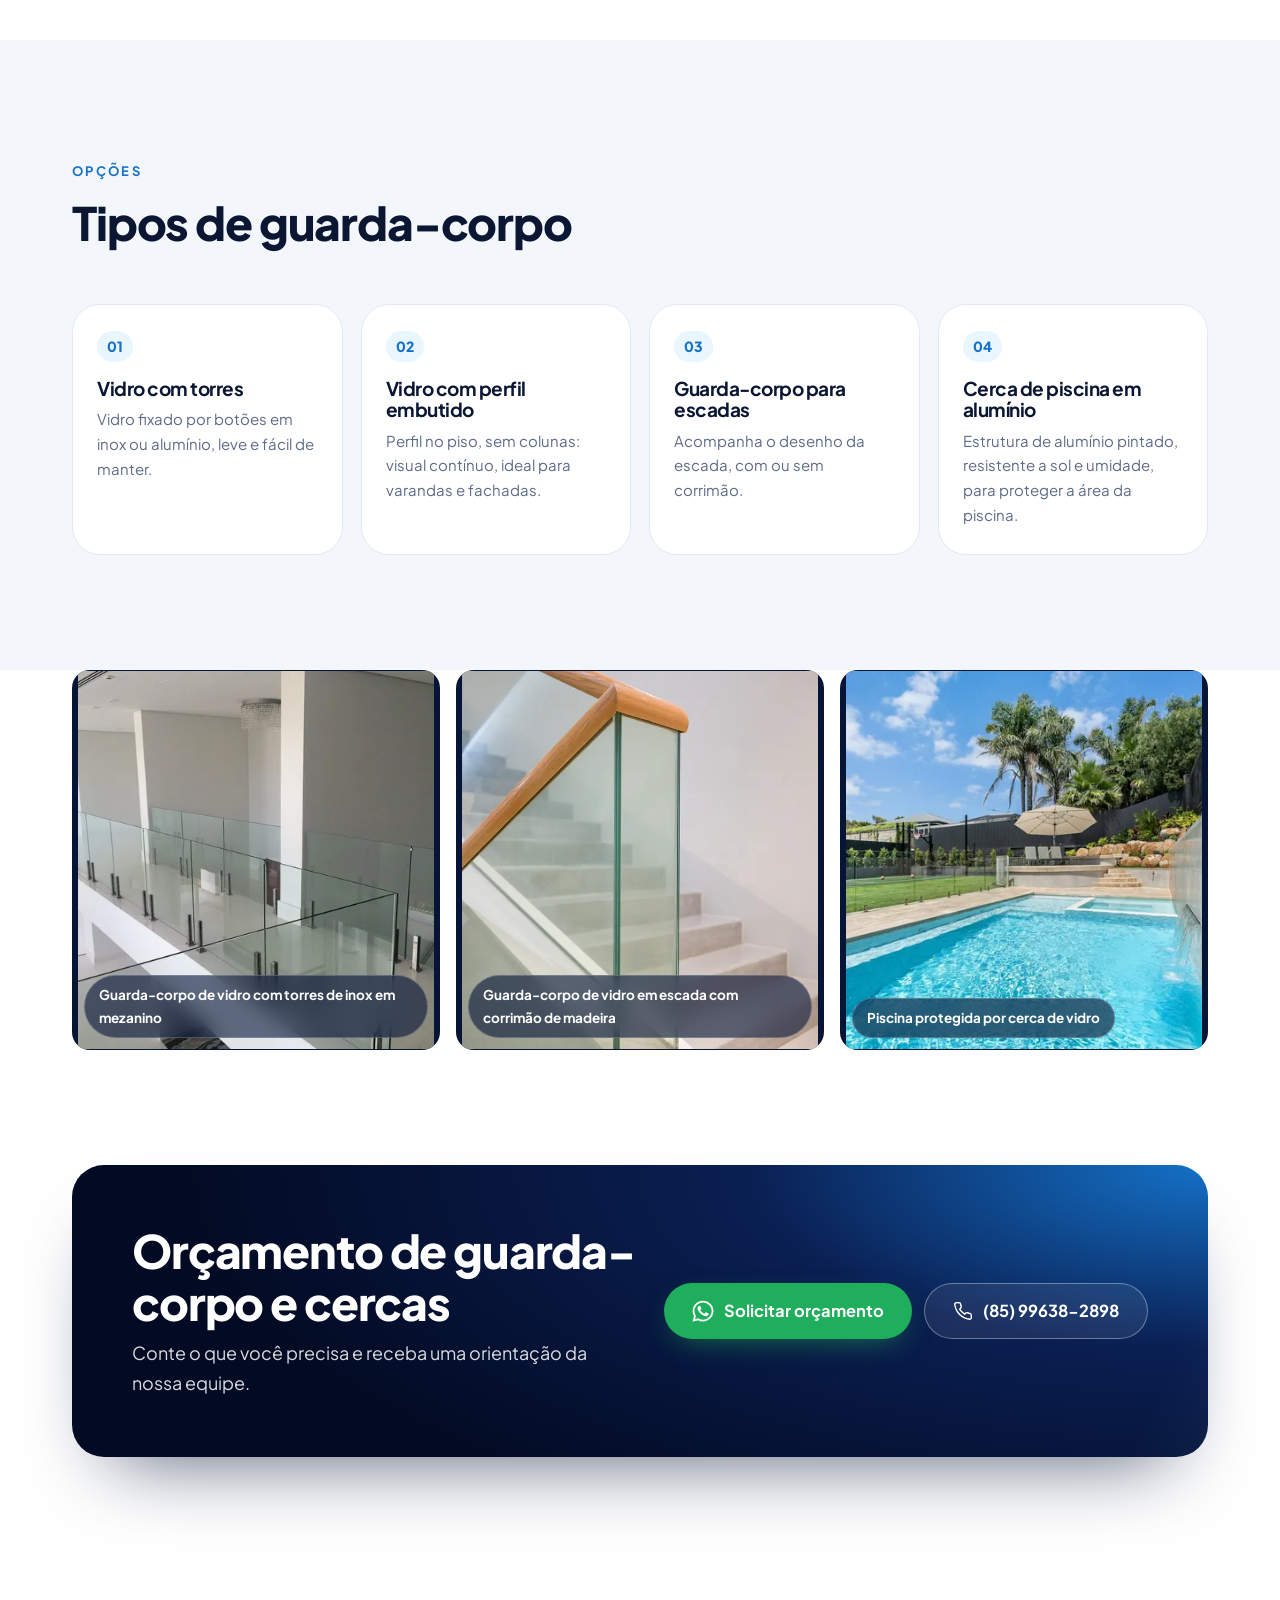
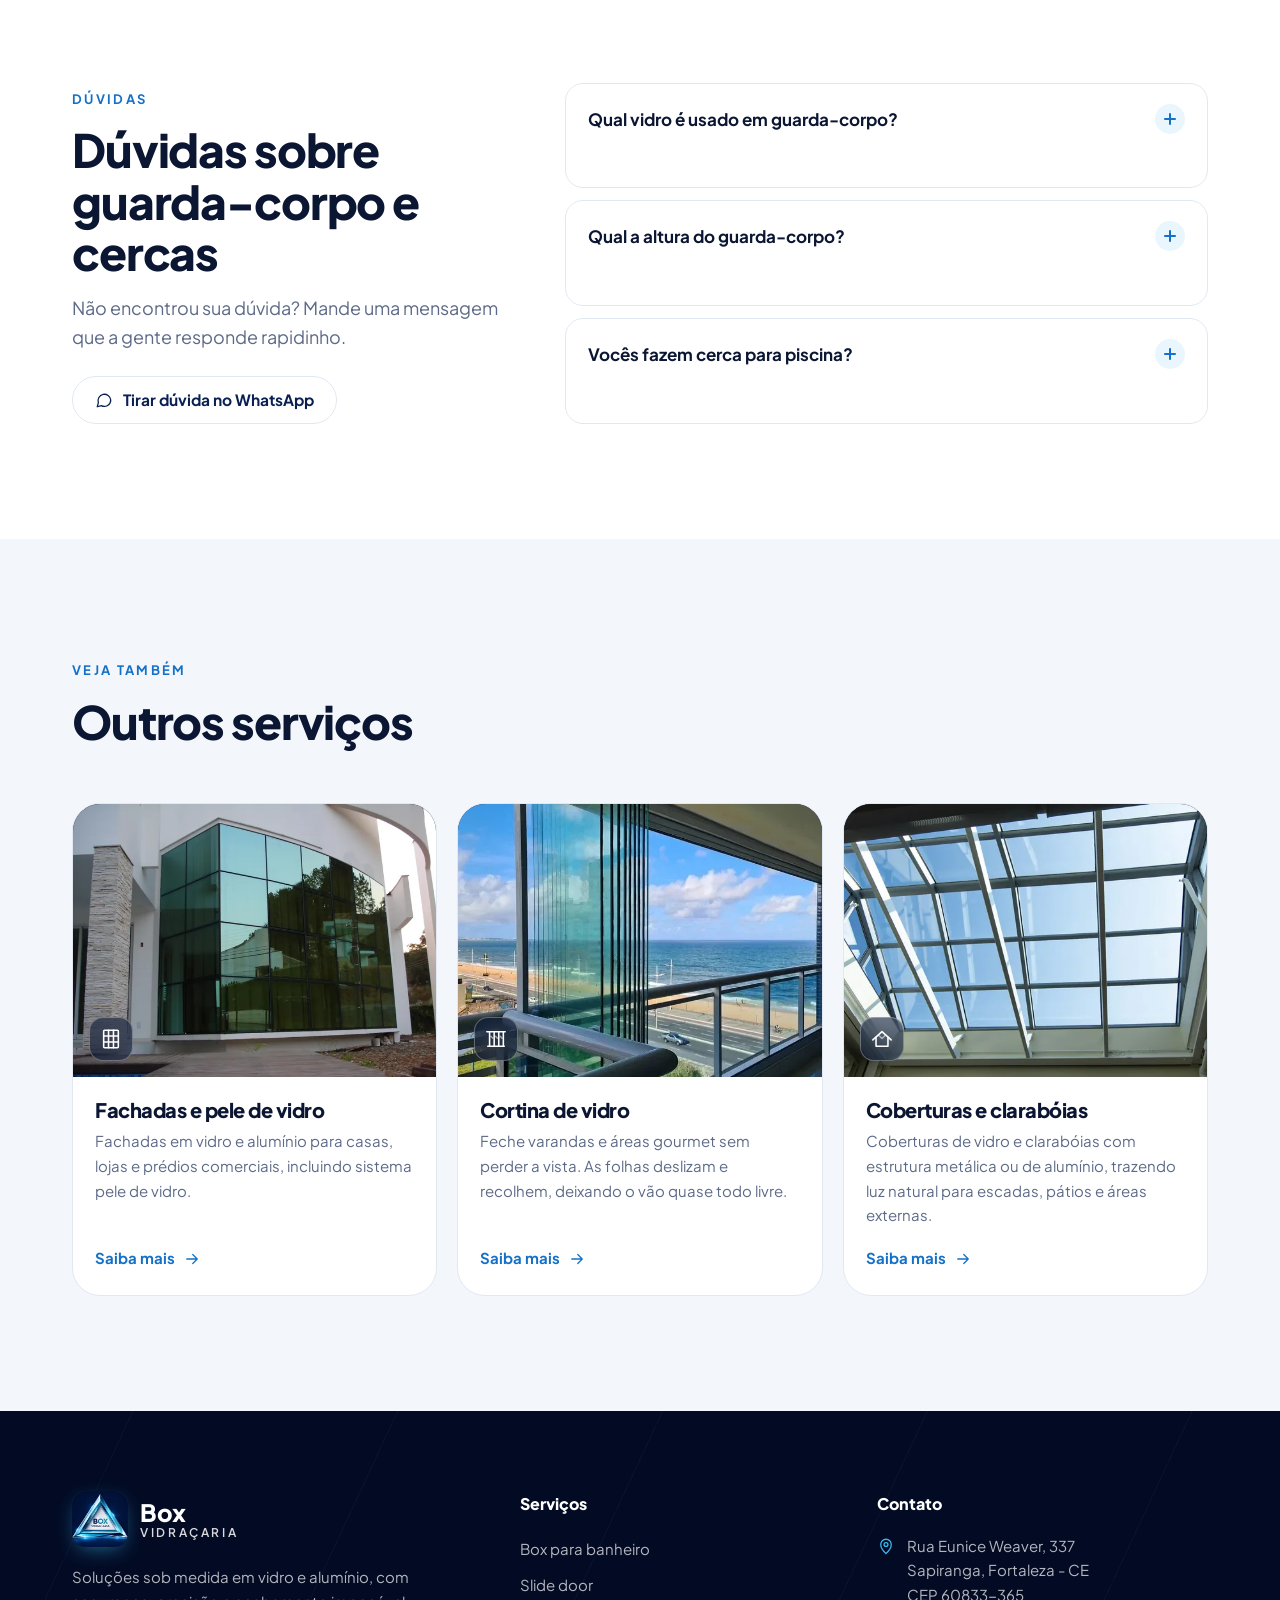
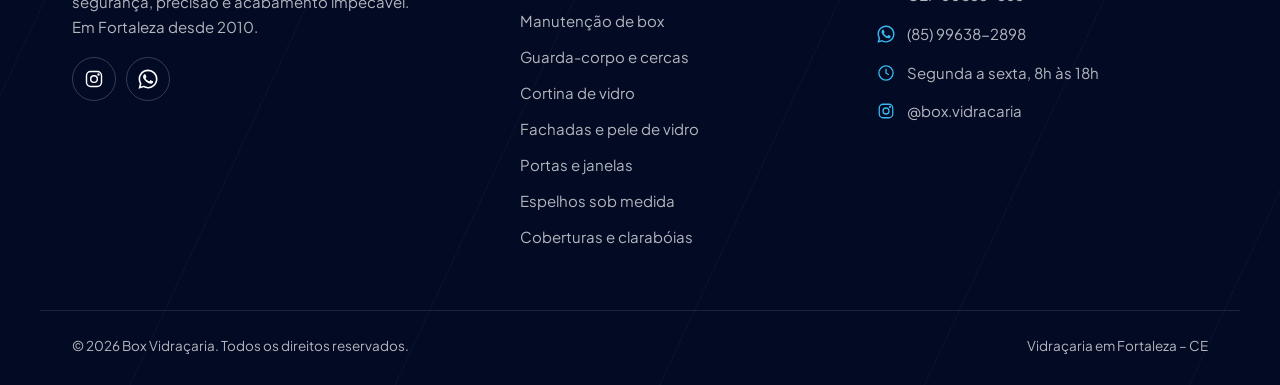
<file: guarda-corpo-de-vidro/index.html>
<!doctype html>
<html lang="pt-BR">
<head>
<meta charset="utf-8">
<meta name="viewport" content="width=device-width, initial-scale=1, viewport-fit=cover">
<title>Guarda-corpo de Vidro em Fortaleza | Varandas, Escadas e Piscinas</title>
<meta name="description" content="Guarda-corpo de vidro em Fortaleza para varandas, escadas e mezaninos, e cerca de alumínio para piscina. Projeto sob medida com segurança. Faça seu orçamento.">
<link rel="canonical" href="https://boxvidracariafortaleza.com.br/guarda-corpo-de-vidro/">
<meta name="robots" content="index, follow, max-image-preview:large">
<meta name="theme-color" content="#061436">
<meta name="geo.region" content="BR-CE">
<meta name="geo.placename" content="Fortaleza">
<meta property="og:type" content="website">
<meta property="og:locale" content="pt_BR">
<meta property="og:site_name" content="Box Vidraçaria">
<meta property="og:title" content="Guarda-corpo de Vidro em Fortaleza | Varandas, Escadas e Piscinas">
<meta property="og:description" content="Guarda-corpo de vidro em Fortaleza para varandas, escadas e mezaninos, e cerca de alumínio para piscina. Projeto sob medida com segurança. Faça seu orçamento.">
<meta property="og:url" content="https://boxvidracariafortaleza.com.br/guarda-corpo-de-vidro/">
<meta property="og:image" content="https://boxvidracariafortaleza.com.br/assets/img/og-box-vidracaria.jpg">
<meta property="og:image:alt" content="Box Vidraçaria – vidraçaria em Fortaleza">
<meta name="twitter:card" content="summary_large_image">
<meta name="twitter:title" content="Guarda-corpo de Vidro em Fortaleza | Varandas, Escadas e Piscinas">
<meta name="twitter:description" content="Guarda-corpo de vidro em Fortaleza para varandas, escadas e mezaninos, e cerca de alumínio para piscina. Projeto sob medida com segurança. Faça seu orçamento.">
<meta name="twitter:image" content="https://boxvidracariafortaleza.com.br/assets/img/og-box-vidracaria.jpg">
<link rel="icon" href="../favicon.ico" sizes="any">
<link rel="icon" href="../favicon-32.png" type="image/png" sizes="32x32">
<link rel="apple-touch-icon" href="../apple-touch-icon.png">
<link rel="manifest" href="../site.webmanifest">
<link rel="preconnect" href="https://fonts.googleapis.com">
<link rel="preconnect" href="https://fonts.gstatic.com" crossorigin>
<link href="https://fonts.googleapis.com/css2?family=Plus+Jakarta+Sans:wght@400;500;600;700;800&display=swap" rel="stylesheet">
<link rel="stylesheet" href="../assets/css/styles.css?v=2026-11-12">
<script type="application/ld+json">{"@context":"https://schema.org","@type":"HomeAndConstructionBusiness","@id":"https://boxvidracariafortaleza.com.br/#empresa","name":"Box Vidraçaria","alternateName":"Box Vidraçaria Fortaleza","description":"Vidraçaria em Fortaleza desde 2010: box para banheiro, guarda-corpo, cortina de vidro, espelhos, portas, janelas, fachadas e pele de vidro sob medida.","url":"https://boxvidracariafortaleza.com.br/","logo":"https://boxvidracariafortaleza.com.br/logo.png","image":["https://boxvidracariafortaleza.com.br/assets/img/og-box-vidracaria.jpg","https://boxvidracariafortaleza.com.br/logo.png"],"telephone":"+5585996382898","priceRange":"$$","foundingDate":"2010","address":{"@type":"PostalAddress","streetAddress":"Rua Eunice Weaver, 337","addressLocality":"Fortaleza","addressRegion":"CE","postalCode":"60833-365","addressCountry":"BR"},"hasMap":"https://www.google.com/maps/search/?api=1&query=Rua+Eunice+Weaver+337+Sapiranga+Fortaleza+CE","areaServed":[{"@type":"City","name":"Fortaleza"},{"@type":"AdministrativeArea","name":"Região Metropolitana de Fortaleza"}],"openingHoursSpecification":[{"@type":"OpeningHoursSpecification","dayOfWeek":["Monday","Tuesday","Wednesday","Thursday","Friday"],"opens":"08:00","closes":"18:00"}],"sameAs":["https://www.instagram.com/box.vidracaria/"],"contactPoint":{"@type":"ContactPoint","telephone":"+5585996382898","contactType":"customer service","areaServed":"BR","availableLanguage":"Portuguese"},"hasOfferCatalog":{"@type":"OfferCatalog","name":"Serviços de vidraçaria","itemListElement":[{"@type":"Offer","itemOffered":{"@type":"Service","name":"Box para banheiro","url":"https://boxvidracariafortaleza.com.br/box-para-banheiro/"}},{"@type":"Offer","itemOffered":{"@type":"Service","name":"Slide door","url":"https://boxvidracariafortaleza.com.br/slide-door/"}},{"@type":"Offer","itemOffered":{"@type":"Service","name":"Manutenção de box","url":"https://boxvidracariafortaleza.com.br/manutencao-de-box/"}},{"@type":"Offer","itemOffered":{"@type":"Service","name":"Guarda-corpo e cercas","url":"https://boxvidracariafortaleza.com.br/guarda-corpo-de-vidro/"}},{"@type":"Offer","itemOffered":{"@type":"Service","name":"Cortina de vidro","url":"https://boxvidracariafortaleza.com.br/cortina-de-vidro/"}},{"@type":"Offer","itemOffered":{"@type":"Service","name":"Fachadas e pele de vidro","url":"https://boxvidracariafortaleza.com.br/fachada-pele-de-vidro/"}},{"@type":"Offer","itemOffered":{"@type":"Service","name":"Portas e janelas","url":"https://boxvidracariafortaleza.com.br/portas-e-janelas/"}},{"@type":"Offer","itemOffered":{"@type":"Service","name":"Espelhos sob medida","url":"https://boxvidracariafortaleza.com.br/espelhos-sob-medida/"}},{"@type":"Offer","itemOffered":{"@type":"Service","name":"Coberturas e clarabóias","url":"https://boxvidracariafortaleza.com.br/cobertura-de-vidro/"}}]}}</script>
<script type="application/ld+json">{"@context":"https://schema.org","@type":"Service","name":"Guarda-corpo e cercas","serviceType":"Guarda-corpo e cercas","description":"Guarda-corpo de vidro em Fortaleza para varandas, escadas e mezaninos, e cerca de alumínio para piscina. Projeto sob medida com segurança. Faça seu orçamento.","url":"https://boxvidracariafortaleza.com.br/guarda-corpo-de-vidro/","provider":{"@id":"https://boxvidracariafortaleza.com.br/#empresa"},"areaServed":{"@type":"City","name":"Fortaleza"},"image":"https://boxvidracariafortaleza.com.br/assets/img/guarda-corpo-mezanino-1500.webp"}</script>
<script type="application/ld+json">{"@context":"https://schema.org","@type":"BreadcrumbList","itemListElement":[{"@type":"ListItem","position":1,"name":"Início","item":"https://boxvidracariafortaleza.com.br/"},{"@type":"ListItem","position":2,"name":"Guarda-corpo e cercas","item":"https://boxvidracariafortaleza.com.br/guarda-corpo-de-vidro/"}]}</script>
<script type="application/ld+json">{"@context":"https://schema.org","@type":"FAQPage","mainEntity":[{"@type":"Question","name":"Qual vidro é usado em guarda-corpo?","acceptedAnswer":{"@type":"Answer","text":"Em guarda-corpo usamos vidro de segurança, geralmente laminado ou temperado laminado, que permanece preso à película se quebrar. A espessura depende da altura e do tipo de fixação."}},{"@type":"Question","name":"Qual a altura do guarda-corpo?","acceptedAnswer":{"@type":"Answer","text":"A altura mínima é definida pela norma e pelo uso do local. Em varandas, a referência é de 1,10 m a partir do piso acabado. Confirmamos tudo na visita técnica."}},{"@type":"Question","name":"Vocês fazem cerca para piscina?","acceptedAnswer":{"@type":"Answer","text":"Sim. Instalamos cercas em estrutura de alumínio para piscinas residenciais e de condomínios, ajudando a proteger crianças e animais."}}]}</script>
</head>
<body>
<a class="skip" href="#conteudo">Pular para o conteúdo</a>
<header class="site-header" data-header>
  <div class="container nav-wrap">
    <a class="brand" href="../" aria-label="Box Vidraçaria – página inicial">
      <img src="../assets/img/logo-96.webp" srcset="../assets/img/logo-96.webp 1x, ../assets/img/logo-192.webp 2x" width="48" height="48" alt="">
      <span class="brand-text"><strong>Box</strong><small>Vidraçaria</small></span>
    </a>
    <nav class="main-nav" aria-label="Navegação principal">
      <ul>
        <li><a href="../">Início</a></li>
        <li class="has-drop">
          <button type="button" class="drop-btn" aria-expanded="false" aria-controls="drop-servicos">Serviços <svg class="ico " width="16" height="16" viewBox="0 0 24 24" fill="none" stroke="currentColor" stroke-width="1.7" stroke-linecap="round" stroke-linejoin="round" aria-hidden="true" focusable="false"><path d="M6 9l6 6 6-6"/></svg></button>
          <div class="drop" id="drop-servicos"><ul><li><a href="../box-para-banheiro/"><svg class="ico " width="18" height="18" viewBox="0 0 24 24" fill="none" stroke="currentColor" stroke-width="1.7" stroke-linecap="round" stroke-linejoin="round" aria-hidden="true" focusable="false"><path d="M4 21V5a2 2 0 0 1 2-2h4"/><path d="M8 3v3"/><rect x="9" y="8" width="11" height="13" rx="1"/><path d="M14.5 8v13"/></svg><span>Box para banheiro</span></a></li><li><a href="../slide-door/"><svg class="ico " width="18" height="18" viewBox="0 0 24 24" fill="none" stroke="currentColor" stroke-width="1.7" stroke-linecap="round" stroke-linejoin="round" aria-hidden="true" focusable="false"><rect x="5" y="2.5" width="14" height="19" rx="1"/><path d="M12 2.5v19M10 11v2.5M14 11v2.5"/></svg><span>Slide door</span></a></li><li><a href="../manutencao-de-box/"><svg class="ico " width="18" height="18" viewBox="0 0 24 24" fill="none" stroke="currentColor" stroke-width="1.7" stroke-linecap="round" stroke-linejoin="round" aria-hidden="true" focusable="false"><path d="M14.7 6.3a4 4 0 0 0-5.3 5.3L3 18v3h3l6.4-6.4a4 4 0 0 0 5.3-5.3L15 12l-3-3z"/></svg><span>Manutenção de box</span></a></li><li><a href="../guarda-corpo-de-vidro/"><svg class="ico " width="18" height="18" viewBox="0 0 24 24" fill="none" stroke="currentColor" stroke-width="1.7" stroke-linecap="round" stroke-linejoin="round" aria-hidden="true" focusable="false"><path d="M2 7h20M3 7v13M21 7v13M2 20h20"/><path d="M7.5 9.5l3 8M13 9.5l3 8" opacity=".55"/></svg><span>Guarda-corpo e cercas</span></a></li><li><a href="../cortina-de-vidro/"><svg class="ico " width="18" height="18" viewBox="0 0 24 24" fill="none" stroke="currentColor" stroke-width="1.7" stroke-linecap="round" stroke-linejoin="round" aria-hidden="true" focusable="false"><path d="M2 4h20M3 20h18"/><path d="M5 4v16M10 4v16M15 4v16M20 4v16"/><path d="M6.5 9l2 2M11.5 9l2 2M16.5 9l2 2" opacity=".55"/></svg><span>Cortina de vidro</span></a></li><li><a href="../fachada-pele-de-vidro/"><svg class="ico " width="18" height="18" viewBox="0 0 24 24" fill="none" stroke="currentColor" stroke-width="1.7" stroke-linecap="round" stroke-linejoin="round" aria-hidden="true" focusable="false"><rect x="4" y="2.5" width="16" height="19" rx="1"/><path d="M4 8.8h16M4 15.2h16M9.3 2.5v19M14.7 2.5v19"/></svg><span>Fachadas e pele de vidro</span></a></li><li><a href="../portas-e-janelas/"><svg class="ico " width="18" height="18" viewBox="0 0 24 24" fill="none" stroke="currentColor" stroke-width="1.7" stroke-linecap="round" stroke-linejoin="round" aria-hidden="true" focusable="false"><rect x="5" y="2.5" width="14" height="19" rx="1"/><path d="M12 2.5v19M10 11v2.5M14 11v2.5"/></svg><span>Portas e janelas</span></a></li><li><a href="../espelhos-sob-medida/"><svg class="ico " width="18" height="18" viewBox="0 0 24 24" fill="none" stroke="currentColor" stroke-width="1.7" stroke-linecap="round" stroke-linejoin="round" aria-hidden="true" focusable="false"><ellipse cx="12" cy="10" rx="6.5" ry="8"/><path d="M9 7.5c.8-1.6 2-2.4 3.5-2.6M12 18v3M8.5 21h7"/></svg><span>Espelhos sob medida</span></a></li><li><a href="../cobertura-de-vidro/"><svg class="ico " width="18" height="18" viewBox="0 0 24 24" fill="none" stroke="currentColor" stroke-width="1.7" stroke-linecap="round" stroke-linejoin="round" aria-hidden="true" focusable="false"><path d="M2 13L12 4l10 9"/><path d="M5.5 10v10h13V10"/><path d="M8.5 8.2l3.5 3.3 3.5-3.3" opacity=".55"/></svg><span>Coberturas e clarabóias</span></a></li></ul></div>
        </li>
        <li><a href="../#projetos">Projetos</a></li>
        <li><a href="../#sobre">Sobre</a></li>
        <li><a href="../#duvidas">Dúvidas</a></li>
        <li><a href="../#contato">Contato</a></li>
      </ul>
    </nav>
    <div class="nav-actions">
      <a class="btn btn-wa btn-sm hide-sm" href="https://wa.me/5585996382898?text=Ol%C3%A1%21%20Vim%20pelo%20site%20e%20gostaria%20de%20um%20or%C3%A7amento." target="_blank" rel="noopener"><svg class="ico " width="18" height="18" viewBox="0 0 24 24" fill="currentColor" aria-hidden="true" focusable="false"><path d="M17.47 14.38c-.3-.15-1.75-.86-2.02-.96-.27-.1-.47-.15-.66.15-.2.3-.76.96-.93 1.16-.17.2-.34.22-.64.07-.3-.15-1.25-.46-2.38-1.47-.88-.79-1.47-1.76-1.65-2.06-.17-.3-.02-.46.13-.6.13-.14.3-.35.45-.52.15-.17.2-.3.3-.5.1-.2.05-.37-.02-.52-.08-.15-.67-1.6-.92-2.2-.24-.58-.49-.5-.67-.5h-.57c-.2 0-.52.07-.79.37-.27.3-1.04 1.02-1.04 2.48 0 1.46 1.07 2.88 1.21 3.08.15.2 2.1 3.2 5.08 4.49.71.31 1.26.49 1.7.63.71.23 1.36.2 1.87.12.57-.09 1.75-.72 2-1.41.25-.69.25-1.29.17-1.41-.07-.12-.27-.2-.57-.35zM12.04 21.5h-.01a9.4 9.4 0 0 1-4.8-1.31l-.34-.2-3.57.94.95-3.48-.22-.36a9.41 9.41 0 0 1-1.44-5.02c0-5.2 4.23-9.43 9.44-9.43a9.37 9.37 0 0 1 6.67 2.77 9.37 9.37 0 0 1 2.76 6.67c0 5.2-4.24 9.42-9.44 9.42zm8.03-17.46A11.27 11.27 0 0 0 12.04.72C5.79.72.7 5.8.7 12.06c0 2 .52 3.95 1.52 5.67L.6 23.6l6.02-1.58a11.33 11.33 0 0 0 5.42 1.38h.01c6.25 0 11.34-5.09 11.34-11.34 0-3.03-1.18-5.88-3.32-8.02z"/></svg><span>Orçamento</span></a>
      <button class="menu-btn" type="button" aria-expanded="false" aria-controls="menu-movel" aria-label="Abrir menu" data-menu-btn>
        <span class="menu-ico"><svg class="ico " width="22" height="22" viewBox="0 0 24 24" fill="none" stroke="currentColor" stroke-width="1.7" stroke-linecap="round" stroke-linejoin="round" aria-hidden="true" focusable="false"><path d="M4 7h16M4 12h16M4 17h16"/></svg></span><span class="close-ico"><svg class="ico " width="22" height="22" viewBox="0 0 24 24" fill="none" stroke="currentColor" stroke-width="1.7" stroke-linecap="round" stroke-linejoin="round" aria-hidden="true" focusable="false"><path d="M6 6l12 12M18 6L6 18"/></svg></span>
      </button>
    </div>
  </div>
  <div class="mobile-menu" id="menu-movel" data-menu hidden>
    <div class="container">
      <p class="mm-label">Serviços</p>
      <ul class="mm-services"><li><a href="../box-para-banheiro/">Box para banheiro</a></li><li><a href="../slide-door/">Slide door</a></li><li><a href="../manutencao-de-box/">Manutenção de box</a></li><li><a href="../guarda-corpo-de-vidro/">Guarda-corpo e cercas</a></li><li><a href="../cortina-de-vidro/">Cortina de vidro</a></li><li><a href="../fachada-pele-de-vidro/">Fachadas e pele de vidro</a></li><li><a href="../portas-e-janelas/">Portas e janelas</a></li><li><a href="../espelhos-sob-medida/">Espelhos sob medida</a></li><li><a href="../cobertura-de-vidro/">Coberturas e clarabóias</a></li></ul>
      <ul class="mm-main">
        <li><a href="../">Início</a></li>
        <li><a href="../#projetos">Projetos</a></li>
        <li><a href="../#sobre">Sobre</a></li>
        <li><a href="../#duvidas">Dúvidas</a></li>
        <li><a href="../#contato">Contato</a></li>
      </ul>
      <a class="btn btn-wa btn-block" href="https://wa.me/5585996382898?text=Ol%C3%A1%21%20Vim%20pelo%20site%20e%20gostaria%20de%20um%20or%C3%A7amento." target="_blank" rel="noopener"><svg class="ico " width="20" height="20" viewBox="0 0 24 24" fill="currentColor" aria-hidden="true" focusable="false"><path d="M17.47 14.38c-.3-.15-1.75-.86-2.02-.96-.27-.1-.47-.15-.66.15-.2.3-.76.96-.93 1.16-.17.2-.34.22-.64.07-.3-.15-1.25-.46-2.38-1.47-.88-.79-1.47-1.76-1.65-2.06-.17-.3-.02-.46.13-.6.13-.14.3-.35.45-.52.15-.17.2-.3.3-.5.1-.2.05-.37-.02-.52-.08-.15-.67-1.6-.92-2.2-.24-.58-.49-.5-.67-.5h-.57c-.2 0-.52.07-.79.37-.27.3-1.04 1.02-1.04 2.48 0 1.46 1.07 2.88 1.21 3.08.15.2 2.1 3.2 5.08 4.49.71.31 1.26.49 1.7.63.71.23 1.36.2 1.87.12.57-.09 1.75-.72 2-1.41.25-.69.25-1.29.17-1.41-.07-.12-.27-.2-.57-.35zM12.04 21.5h-.01a9.4 9.4 0 0 1-4.8-1.31l-.34-.2-3.57.94.95-3.48-.22-.36a9.41 9.41 0 0 1-1.44-5.02c0-5.2 4.23-9.43 9.44-9.43a9.37 9.37 0 0 1 6.67 2.77 9.37 9.37 0 0 1 2.76 6.67c0 5.2-4.24 9.42-9.44 9.42zm8.03-17.46A11.27 11.27 0 0 0 12.04.72C5.79.72.7 5.8.7 12.06c0 2 .52 3.95 1.52 5.67L.6 23.6l6.02-1.58a11.33 11.33 0 0 0 5.42 1.38h.01c6.25 0 11.34-5.09 11.34-11.34 0-3.03-1.18-5.88-3.32-8.02z"/></svg><span>Pedir orçamento no WhatsApp</span></a>
      <a class="mm-phone" href="tel:+5585996382898"><svg class="ico " width="18" height="18" viewBox="0 0 24 24" fill="none" stroke="currentColor" stroke-width="1.7" stroke-linecap="round" stroke-linejoin="round" aria-hidden="true" focusable="false"><path d="M22 16.9v3a2 2 0 0 1-2.2 2 19.8 19.8 0 0 1-8.6-3.1 19.5 19.5 0 0 1-6-6A19.8 19.8 0 0 1 2.1 4.2 2 2 0 0 1 4.1 2h3a2 2 0 0 1 2 1.7c.1.9.4 1.8.7 2.7a2 2 0 0 1-.5 2.1L8 9.8a16 16 0 0 0 6 6l1.3-1.3a2 2 0 0 1 2.1-.4c.9.3 1.8.6 2.7.7a2 2 0 0 1 1.7 2z"/></svg> (85) 99638-2898</a>
    </div>
  </div>
</header>

<main id="conteudo">
<section class="page-hero" aria-labelledby="page-title">
  <div class="page-hero-bg" aria-hidden="true"><img src="../assets/img/guarda-corpo-mezanino-1500.webp" srcset="../assets/img/guarda-corpo-mezanino-640.webp 640w, ../assets/img/guarda-corpo-mezanino-1024.webp 1024w, ../assets/img/guarda-corpo-mezanino-1500.webp 1500w" sizes="100vw" width="1500" height="1125" alt="" fetchpriority="high"></div>
  <div class="hero-shade" aria-hidden="true"></div>
  <div class="hero-glass" aria-hidden="true"><span></span><span></span><span></span></div>
  <div class="container page-hero-inner">
    <nav class="crumbs hero-in" style="--i:0" aria-label="Você está em">
      <ol><li><a href="../">Início</a></li><li aria-current="page">Guarda-corpo e cercas</li></ol>
    </nav>
    <span class="page-ico hero-in" style="--i:1"><svg class="ico " width="30" height="30" viewBox="0 0 24 24" fill="none" stroke="currentColor" stroke-width="1.7" stroke-linecap="round" stroke-linejoin="round" aria-hidden="true" focusable="false"><path d="M2 7h20M3 7v13M21 7v13M2 20h20"/><path d="M7.5 9.5l3 8M13 9.5l3 8" opacity=".55"/></svg></span>
    <h1 id="page-title" class="page-title hero-in" style="--i:2">Guarda-corpo de vidro e cercas para piscina</h1>
    <p class="hero-lead hero-in" style="--i:3">Proteção para varandas, escadas, mezaninos e áreas de piscina sem esconder a vista. Projeto sob medida, em vidro ou alumínio.</p>
    <div class="hero-ctas hero-in" style="--i:4">
      <a class="btn btn-wa btn-lg" href="https://wa.me/5585996382898?text=Ol%C3%A1%21%20Vim%20pelo%20site%20e%20gostaria%20de%20um%20or%C3%A7amento%20de%20guarda-corpo%20e%20cercas." target="_blank" rel="noopener"><svg class="ico " width="22" height="22" viewBox="0 0 24 24" fill="currentColor" aria-hidden="true" focusable="false"><path d="M17.47 14.38c-.3-.15-1.75-.86-2.02-.96-.27-.1-.47-.15-.66.15-.2.3-.76.96-.93 1.16-.17.2-.34.22-.64.07-.3-.15-1.25-.46-2.38-1.47-.88-.79-1.47-1.76-1.65-2.06-.17-.3-.02-.46.13-.6.13-.14.3-.35.45-.52.15-.17.2-.3.3-.5.1-.2.05-.37-.02-.52-.08-.15-.67-1.6-.92-2.2-.24-.58-.49-.5-.67-.5h-.57c-.2 0-.52.07-.79.37-.27.3-1.04 1.02-1.04 2.48 0 1.46 1.07 2.88 1.21 3.08.15.2 2.1 3.2 5.08 4.49.71.31 1.26.49 1.7.63.71.23 1.36.2 1.87.12.57-.09 1.75-.72 2-1.41.25-.69.25-1.29.17-1.41-.07-.12-.27-.2-.57-.35zM12.04 21.5h-.01a9.4 9.4 0 0 1-4.8-1.31l-.34-.2-3.57.94.95-3.48-.22-.36a9.41 9.41 0 0 1-1.44-5.02c0-5.2 4.23-9.43 9.44-9.43a9.37 9.37 0 0 1 6.67 2.77 9.37 9.37 0 0 1 2.76 6.67c0 5.2-4.24 9.42-9.44 9.42zm8.03-17.46A11.27 11.27 0 0 0 12.04.72C5.79.72.7 5.8.7 12.06c0 2 .52 3.95 1.52 5.67L.6 23.6l6.02-1.58a11.33 11.33 0 0 0 5.42 1.38h.01c6.25 0 11.34-5.09 11.34-11.34 0-3.03-1.18-5.88-3.32-8.02z"/></svg><span>Pedir orçamento</span></a>
      <a class="btn btn-ghost-light btn-lg" href="tel:+5585996382898"><svg class="ico " width="20" height="20" viewBox="0 0 24 24" fill="none" stroke="currentColor" stroke-width="1.7" stroke-linecap="round" stroke-linejoin="round" aria-hidden="true" focusable="false"><path d="M22 16.9v3a2 2 0 0 1-2.2 2 19.8 19.8 0 0 1-8.6-3.1 19.5 19.5 0 0 1-6-6A19.8 19.8 0 0 1 2.1 4.2 2 2 0 0 1 4.1 2h3a2 2 0 0 1 2 1.7c.1.9.4 1.8.7 2.7a2 2 0 0 1-.5 2.1L8 9.8a16 16 0 0 0 6 6l1.3-1.3a2 2 0 0 1 2.1-.4c.9.3 1.8.6 2.7.7a2 2 0 0 1 1.7 2z"/></svg><span>(85) 99638-2898</span></a>
    </div>
  </div>
</section>

<section class="section" aria-labelledby="intro-title">
  <div class="container svc-grid">
    <div class="svc-copy">
      <p class="eyebrow" data-reveal>Guarda-corpo e cercas em Fortaleza</p>
      <h2 id="intro-title" class="h2" data-reveal>Feito sob medida, do jeito certo</h2>
      <div class="prose" data-reveal><p>O guarda-corpo é um item de segurança antes de ser um item de decoração. Por isso o vidro, a altura e a fixação são definidos a partir do local: varanda, escada, mezanino ou borda de piscina. Para guarda-corpo, a norma ABNT NBR 14718 orienta o uso de vidro de segurança, normalmente laminado ou temperado laminado, e a resistência das fixações.</p><p>Fazemos guarda-corpo com vidro fixado em torres (botões) de inox ou alumínio, com perfil U embutido no piso para um visual mais limpo, ou com corrimão. Para áreas de piscina, instalamos cercas em estrutura de alumínio, que protegem crianças e animais e resistem bem ao sol e à umidade de Fortaleza.</p><p>Em fachadas, o guarda-corpo de vidro mantém a vista livre e combina com janelas e portas em alumínio preto ou branco.</p></div>
      <ul class="benefits" data-reveal><li><svg class="ico " width="18" height="18" viewBox="0 0 24 24" fill="none" stroke="currentColor" stroke-width="1.7" stroke-linecap="round" stroke-linejoin="round" aria-hidden="true" focusable="false"><path d="M4.5 12.5l5 5 10-11"/></svg><span>Projeto definido pelo local de uso</span></li><li><svg class="ico " width="18" height="18" viewBox="0 0 24 24" fill="none" stroke="currentColor" stroke-width="1.7" stroke-linecap="round" stroke-linejoin="round" aria-hidden="true" focusable="false"><path d="M4.5 12.5l5 5 10-11"/></svg><span>Vidro de segurança laminado ou temperado</span></li><li><svg class="ico " width="18" height="18" viewBox="0 0 24 24" fill="none" stroke="currentColor" stroke-width="1.7" stroke-linecap="round" stroke-linejoin="round" aria-hidden="true" focusable="false"><path d="M4.5 12.5l5 5 10-11"/></svg><span>Fixações em inox ou alumínio</span></li><li><svg class="ico " width="18" height="18" viewBox="0 0 24 24" fill="none" stroke="currentColor" stroke-width="1.7" stroke-linecap="round" stroke-linejoin="round" aria-hidden="true" focusable="false"><path d="M4.5 12.5l5 5 10-11"/></svg><span>Vista livre e iluminação natural</span></li><li><svg class="ico " width="18" height="18" viewBox="0 0 24 24" fill="none" stroke="currentColor" stroke-width="1.7" stroke-linecap="round" stroke-linejoin="round" aria-hidden="true" focusable="false"><path d="M4.5 12.5l5 5 10-11"/></svg><span>Cercas de alumínio para piscinas</span></li><li><svg class="ico " width="18" height="18" viewBox="0 0 24 24" fill="none" stroke="currentColor" stroke-width="1.7" stroke-linecap="round" stroke-linejoin="round" aria-hidden="true" focusable="false"><path d="M4.5 12.5l5 5 10-11"/></svg><span>Acabamento em várias cores</span></li></ul>
    </div>
    <aside class="svc-side">
      <div class="svc-photo" data-reveal><img src="../assets/img/guarda-corpo-mezanino-1500.webp" srcset="../assets/img/guarda-corpo-mezanino-640.webp 640w, ../assets/img/guarda-corpo-mezanino-1024.webp 1024w, ../assets/img/guarda-corpo-mezanino-1500.webp 1500w" sizes="(min-width: 1000px) 38vw, 100vw" width="1500" height="1125" alt="Guarda-corpo de vidro com torres de inox em mezanino" loading="lazy" decoding="async"></div>
      <div class="side-card" data-reveal>
        <p class="side-title">Orçamento rápido</p>
        <p>Envie fotos do local e medidas aproximadas pelo WhatsApp.</p>
        <a class="btn btn-wa btn-block" href="https://wa.me/5585996382898?text=Ol%C3%A1%21%20Vim%20pelo%20site%20e%20gostaria%20de%20um%20or%C3%A7amento%20de%20guarda-corpo%20e%20cercas." target="_blank" rel="noopener"><svg class="ico " width="20" height="20" viewBox="0 0 24 24" fill="currentColor" aria-hidden="true" focusable="false"><path d="M17.47 14.38c-.3-.15-1.75-.86-2.02-.96-.27-.1-.47-.15-.66.15-.2.3-.76.96-.93 1.16-.17.2-.34.22-.64.07-.3-.15-1.25-.46-2.38-1.47-.88-.79-1.47-1.76-1.65-2.06-.17-.3-.02-.46.13-.6.13-.14.3-.35.45-.52.15-.17.2-.3.3-.5.1-.2.05-.37-.02-.52-.08-.15-.67-1.6-.92-2.2-.24-.58-.49-.5-.67-.5h-.57c-.2 0-.52.07-.79.37-.27.3-1.04 1.02-1.04 2.48 0 1.46 1.07 2.88 1.21 3.08.15.2 2.1 3.2 5.08 4.49.71.31 1.26.49 1.7.63.71.23 1.36.2 1.87.12.57-.09 1.75-.72 2-1.41.25-.69.25-1.29.17-1.41-.07-.12-.27-.2-.57-.35zM12.04 21.5h-.01a9.4 9.4 0 0 1-4.8-1.31l-.34-.2-3.57.94.95-3.48-.22-.36a9.41 9.41 0 0 1-1.44-5.02c0-5.2 4.23-9.43 9.44-9.43a9.37 9.37 0 0 1 6.67 2.77 9.37 9.37 0 0 1 2.76 6.67c0 5.2-4.24 9.42-9.44 9.42zm8.03-17.46A11.27 11.27 0 0 0 12.04.72C5.79.72.7 5.8.7 12.06c0 2 .52 3.95 1.52 5.67L.6 23.6l6.02-1.58a11.33 11.33 0 0 0 5.42 1.38h.01c6.25 0 11.34-5.09 11.34-11.34 0-3.03-1.18-5.88-3.32-8.02z"/></svg><span>Chamar no WhatsApp</span></a>
        <ul class="side-info">
          <li><svg class="ico " width="16" height="16" viewBox="0 0 24 24" fill="none" stroke="currentColor" stroke-width="1.7" stroke-linecap="round" stroke-linejoin="round" aria-hidden="true" focusable="false"><circle cx="12" cy="12" r="9.5"/><path d="M12 7v5l3.2 2"/></svg> Segunda a sexta, 8h às 18h</li>
          <li><svg class="ico " width="16" height="16" viewBox="0 0 24 24" fill="none" stroke="currentColor" stroke-width="1.7" stroke-linecap="round" stroke-linejoin="round" aria-hidden="true" focusable="false"><path d="M12 22s7-6.2 7-12a7 7 0 1 0-14 0c0 5.8 7 12 7 12z"/><circle cx="12" cy="10" r="2.6"/></svg> Sapiranga, Fortaleza - CE</li>
        </ul>
      </div>
    </aside>
  </div>
</section>

<section class="section soft" aria-labelledby="opt-title">
  <div class="container">
    <div class="section-head" data-reveal>
      <p class="eyebrow">Opções</p>
      <h2 id="opt-title" class="h2">Tipos de guarda-corpo</h2>
    </div>
    <ol class="opts">
          <li class="opt" data-reveal style="--d:0ms"><span class="opt-n">01</span><h3>Vidro com torres</h3><p>Vidro fixado por botões em inox ou alumínio, leve e fácil de manter.</p></li>
          <li class="opt" data-reveal style="--d:70ms"><span class="opt-n">02</span><h3>Vidro com perfil embutido</h3><p>Perfil no piso, sem colunas: visual contínuo, ideal para varandas e fachadas.</p></li>
          <li class="opt" data-reveal style="--d:140ms"><span class="opt-n">03</span><h3>Guarda-corpo para escadas</h3><p>Acompanha o desenho da escada, com ou sem corrimão.</p></li>
          <li class="opt" data-reveal style="--d:210ms"><span class="opt-n">04</span><h3>Cerca de piscina em alumínio</h3><p>Estrutura de alumínio pintado, resistente a sol e umidade, para proteger a área da piscina.</p></li>
    </ol>
  </div>
</section>

<section class="section pt-0" aria-label="Fotos de guarda-corpo e cercas">
  <div class="container">
    <div class="gallery gallery-sm">
          <figure class="g-item" data-reveal style="--d:0ms">
            <button type="button" class="g-btn" data-lb data-cap="Guarda-corpo de vidro com torres de inox em mezanino" aria-label="Ampliar foto: Guarda-corpo de vidro com torres de inox em mezanino"><img src="../assets/img/guarda-corpo-mezanino-1500.webp" srcset="../assets/img/guarda-corpo-mezanino-640.webp 640w, ../assets/img/guarda-corpo-mezanino-1024.webp 1024w, ../assets/img/guarda-corpo-mezanino-1500.webp 1500w" sizes="(min-width: 900px) 33vw, 100vw" width="1500" height="1125" alt="Guarda-corpo de vidro com torres de inox em mezanino" loading="lazy" decoding="async"></button>
            <figcaption>Guarda-corpo de vidro com torres de inox em mezanino</figcaption>
          </figure>
          <figure class="g-item" data-reveal style="--d:80ms">
            <button type="button" class="g-btn" data-lb data-cap="Guarda-corpo de vidro em escada com corrimão de madeira" aria-label="Ampliar foto: Guarda-corpo de vidro em escada com corrimão de madeira"><img src="../assets/img/guarda-corpo-escada-1600.webp" srcset="../assets/img/guarda-corpo-escada-640.webp 640w, ../assets/img/guarda-corpo-escada-1024.webp 1024w, ../assets/img/guarda-corpo-escada-1600.webp 1600w" sizes="(min-width: 900px) 33vw, 100vw" width="1600" height="2400" alt="Guarda-corpo de vidro em escada com corrimão de madeira" loading="lazy" decoding="async"></button>
            <figcaption>Guarda-corpo de vidro em escada com corrimão de madeira</figcaption>
          </figure>
          <figure class="g-item" data-reveal style="--d:160ms">
            <button type="button" class="g-btn" data-lb data-cap="Piscina protegida por cerca de vidro" aria-label="Ampliar foto: Piscina protegida por cerca de vidro"><img src="../assets/img/cerca-piscina-1600.webp" srcset="../assets/img/cerca-piscina-640.webp 640w, ../assets/img/cerca-piscina-1024.webp 1024w, ../assets/img/cerca-piscina-1600.webp 1600w" sizes="(min-width: 900px) 33vw, 100vw" width="1600" height="1067" alt="Piscina protegida por cerca de vidro" loading="lazy" decoding="async"></button>
            <figcaption>Piscina protegida por cerca de vidro</figcaption>
          </figure>
    </div>
  </div>
</section>

<section class="cta-band" aria-label="Solicitar orçamento">
  <div class="container">
    <div class="cta-card" data-reveal>
      <div class="cta-shine" aria-hidden="true"></div>
      <div>
        <h2 class="h2">Orçamento de guarda-corpo e cercas</h2>
        <p>Conte o que você precisa e receba uma orientação da nossa equipe.</p>
      </div>
      <div class="cta-actions">
        <a class="btn btn-wa btn-lg" href="https://wa.me/5585996382898?text=Ol%C3%A1%21%20Vim%20pelo%20site%20e%20gostaria%20de%20um%20or%C3%A7amento%20de%20guarda-corpo%20e%20cercas." target="_blank" rel="noopener"><svg class="ico " width="22" height="22" viewBox="0 0 24 24" fill="currentColor" aria-hidden="true" focusable="false"><path d="M17.47 14.38c-.3-.15-1.75-.86-2.02-.96-.27-.1-.47-.15-.66.15-.2.3-.76.96-.93 1.16-.17.2-.34.22-.64.07-.3-.15-1.25-.46-2.38-1.47-.88-.79-1.47-1.76-1.65-2.06-.17-.3-.02-.46.13-.6.13-.14.3-.35.45-.52.15-.17.2-.3.3-.5.1-.2.05-.37-.02-.52-.08-.15-.67-1.6-.92-2.2-.24-.58-.49-.5-.67-.5h-.57c-.2 0-.52.07-.79.37-.27.3-1.04 1.02-1.04 2.48 0 1.46 1.07 2.88 1.21 3.08.15.2 2.1 3.2 5.08 4.49.71.31 1.26.49 1.7.63.71.23 1.36.2 1.87.12.57-.09 1.75-.72 2-1.41.25-.69.25-1.29.17-1.41-.07-.12-.27-.2-.57-.35zM12.04 21.5h-.01a9.4 9.4 0 0 1-4.8-1.31l-.34-.2-3.57.94.95-3.48-.22-.36a9.41 9.41 0 0 1-1.44-5.02c0-5.2 4.23-9.43 9.44-9.43a9.37 9.37 0 0 1 6.67 2.77 9.37 9.37 0 0 1 2.76 6.67c0 5.2-4.24 9.42-9.44 9.42zm8.03-17.46A11.27 11.27 0 0 0 12.04.72C5.79.72.7 5.8.7 12.06c0 2 .52 3.95 1.52 5.67L.6 23.6l6.02-1.58a11.33 11.33 0 0 0 5.42 1.38h.01c6.25 0 11.34-5.09 11.34-11.34 0-3.03-1.18-5.88-3.32-8.02z"/></svg><span>Solicitar orçamento</span></a>
        <a class="btn btn-ghost-light btn-lg" href="tel:+5585996382898"><svg class="ico " width="20" height="20" viewBox="0 0 24 24" fill="none" stroke="currentColor" stroke-width="1.7" stroke-linecap="round" stroke-linejoin="round" aria-hidden="true" focusable="false"><path d="M22 16.9v3a2 2 0 0 1-2.2 2 19.8 19.8 0 0 1-8.6-3.1 19.5 19.5 0 0 1-6-6A19.8 19.8 0 0 1 2.1 4.2 2 2 0 0 1 4.1 2h3a2 2 0 0 1 2 1.7c.1.9.4 1.8.7 2.7a2 2 0 0 1-.5 2.1L8 9.8a16 16 0 0 0 6 6l1.3-1.3a2 2 0 0 1 2.1-.4c.9.3 1.8.6 2.7.7a2 2 0 0 1 1.7 2z"/></svg><span>(85) 99638-2898</span></a>
      </div>
    </div>
  </div>
</section>


<section class="section faq" id="duvidas" aria-labelledby="faq-title">
  <div class="container faq-grid">
    <div class="faq-head" data-reveal>
      <p class="eyebrow">Dúvidas</p>
      <h2 id="faq-title" class="h2">Dúvidas sobre guarda-corpo e cercas</h2>
      <p class="lead-sm">Não encontrou sua dúvida? Mande uma mensagem que a gente responde rapidinho.</p>
      <a class="btn btn-outline" href="https://wa.me/5585996382898?text=Ol%C3%A1%21%20Tenho%20uma%20d%C3%BAvida%20sobre%20os%20servi%C3%A7os%20da%20Box%20Vidra%C3%A7aria." target="_blank" rel="noopener"><svg class="ico " width="18" height="18" viewBox="0 0 24 24" fill="none" stroke="currentColor" stroke-width="1.7" stroke-linecap="round" stroke-linejoin="round" aria-hidden="true" focusable="false"><path d="M21 12a8.5 8.5 0 0 1-12.6 7.5L3 21l1.5-5.4A8.5 8.5 0 1 1 21 12z"/></svg><span>Tirar dúvida no WhatsApp</span></a>
    </div>
    <div class="faq-list">
      <details class="faq-item" data-reveal>
        <summary><span>Qual vidro é usado em guarda-corpo?</span><span class="faq-plus" aria-hidden="true"></span></summary>
        <div class="faq-a"><p>Em guarda-corpo usamos vidro de segurança, geralmente laminado ou temperado laminado, que permanece preso à película se quebrar. A espessura depende da altura e do tipo de fixação.</p></div>
      </details>
      <details class="faq-item" data-reveal>
        <summary><span>Qual a altura do guarda-corpo?</span><span class="faq-plus" aria-hidden="true"></span></summary>
        <div class="faq-a"><p>A altura mínima é definida pela norma e pelo uso do local. Em varandas, a referência é de 1,10 m a partir do piso acabado. Confirmamos tudo na visita técnica.</p></div>
      </details>
      <details class="faq-item" data-reveal>
        <summary><span>Vocês fazem cerca para piscina?</span><span class="faq-plus" aria-hidden="true"></span></summary>
        <div class="faq-a"><p>Sim. Instalamos cercas em estrutura de alumínio para piscinas residenciais e de condomínios, ajudando a proteger crianças e animais.</p></div>
      </details>
    </div>
  </div>
</section>

<section class="section soft" aria-labelledby="rel-title">
  <div class="container">
    <div class="section-head" data-reveal>
      <p class="eyebrow">Veja também</p>
      <h2 id="rel-title" class="h2">Outros serviços</h2>
    </div>
    <div class="services-grid three">
      <a class="service-card" href="../fachada-pele-de-vidro/" data-reveal style="--d:0ms">
        <div class="sc-media"><img src="../assets/img/fachada-vidro-1600.webp" srcset="../assets/img/fachada-vidro-640.webp 640w, ../assets/img/fachada-vidro-1024.webp 1024w, ../assets/img/fachada-vidro-1600.webp 1600w" sizes="(min-width: 1100px) 25vw, (min-width: 640px) 50vw, 100vw" width="1600" height="1200" alt="Fachadas e pele de vidro – Box Vidraçaria Fortaleza" loading="lazy" decoding="async"><span class="sc-ico"><svg class="ico " width="22" height="22" viewBox="0 0 24 24" fill="none" stroke="currentColor" stroke-width="1.7" stroke-linecap="round" stroke-linejoin="round" aria-hidden="true" focusable="false"><rect x="4" y="2.5" width="16" height="19" rx="1"/><path d="M4 8.8h16M4 15.2h16M9.3 2.5v19M14.7 2.5v19"/></svg></span></div>
        <div class="sc-body">
          <h3>Fachadas e pele de vidro</h3>
          <p>Fachadas em vidro e alumínio para casas, lojas e prédios comerciais, incluindo sistema pele de vidro.</p>
          <span class="sc-link">Saiba mais <svg class="ico " width="18" height="18" viewBox="0 0 24 24" fill="none" stroke="currentColor" stroke-width="1.7" stroke-linecap="round" stroke-linejoin="round" aria-hidden="true" focusable="false"><path d="M5 12h14M13 6l6 6-6 6"/></svg></span>
        </div>
      </a>
      <a class="service-card" href="../cortina-de-vidro/" data-reveal style="--d:70ms">
        <div class="sc-media"><img src="../assets/img/cortina-varanda-640.webp" srcset="../assets/img/cortina-varanda-640.webp 640w" sizes="(min-width: 1100px) 25vw, (min-width: 640px) 50vw, 100vw" width="640" height="640" alt="Cortina de vidro – Box Vidraçaria Fortaleza" loading="lazy" decoding="async"><span class="sc-ico"><svg class="ico " width="22" height="22" viewBox="0 0 24 24" fill="none" stroke="currentColor" stroke-width="1.7" stroke-linecap="round" stroke-linejoin="round" aria-hidden="true" focusable="false"><path d="M2 4h20M3 20h18"/><path d="M5 4v16M10 4v16M15 4v16M20 4v16"/><path d="M6.5 9l2 2M11.5 9l2 2M16.5 9l2 2" opacity=".55"/></svg></span></div>
        <div class="sc-body">
          <h3>Cortina de vidro</h3>
          <p>Feche varandas e áreas gourmet sem perder a vista. As folhas deslizam e recolhem, deixando o vão quase todo livre.</p>
          <span class="sc-link">Saiba mais <svg class="ico " width="18" height="18" viewBox="0 0 24 24" fill="none" stroke="currentColor" stroke-width="1.7" stroke-linecap="round" stroke-linejoin="round" aria-hidden="true" focusable="false"><path d="M5 12h14M13 6l6 6-6 6"/></svg></span>
        </div>
      </a>
      <a class="service-card" href="../cobertura-de-vidro/" data-reveal style="--d:140ms">
        <div class="sc-media"><img src="../assets/img/cobertura-vidro-1600.webp" srcset="../assets/img/cobertura-vidro-640.webp 640w, ../assets/img/cobertura-vidro-1024.webp 1024w, ../assets/img/cobertura-vidro-1600.webp 1600w" sizes="(min-width: 1100px) 25vw, (min-width: 640px) 50vw, 100vw" width="1600" height="1067" alt="Coberturas e clarabóias – Box Vidraçaria Fortaleza" loading="lazy" decoding="async"><span class="sc-ico"><svg class="ico " width="22" height="22" viewBox="0 0 24 24" fill="none" stroke="currentColor" stroke-width="1.7" stroke-linecap="round" stroke-linejoin="round" aria-hidden="true" focusable="false"><path d="M2 13L12 4l10 9"/><path d="M5.5 10v10h13V10"/><path d="M8.5 8.2l3.5 3.3 3.5-3.3" opacity=".55"/></svg></span></div>
        <div class="sc-body">
          <h3>Coberturas e clarabóias</h3>
          <p>Coberturas de vidro e clarabóias com estrutura metálica ou de alumínio, trazendo luz natural para escadas, pátios e áreas externas.</p>
          <span class="sc-link">Saiba mais <svg class="ico " width="18" height="18" viewBox="0 0 24 24" fill="none" stroke="currentColor" stroke-width="1.7" stroke-linecap="round" stroke-linejoin="round" aria-hidden="true" focusable="false"><path d="M5 12h14M13 6l6 6-6 6"/></svg></span>
        </div>
      </a>
    </div>
  </div>
</section>
</main>
<footer class="site-footer">
  <div class="glass-lines" aria-hidden="true"></div>
  <div class="container footer-grid">
    <div class="f-brand">
      <a class="brand brand-light" href="../">
        <img src="../assets/img/logo-96.webp" srcset="../assets/img/logo-96.webp 1x, ../assets/img/logo-192.webp 2x" width="56" height="56" alt="Logo Box Vidraçaria" loading="lazy">
        <span class="brand-text"><strong>Box</strong><small>Vidraçaria</small></span>
      </a>
      <p>Soluções sob medida em vidro e alumínio, com segurança, precisão e acabamento impecável. Em Fortaleza desde 2010.</p>
      <div class="f-social">
        <a href="https://www.instagram.com/box.vidracaria/" target="_blank" rel="noopener" aria-label="Instagram da Box Vidraçaria"><svg class="ico " width="20" height="20" viewBox="0 0 24 24" fill="none" stroke="currentColor" stroke-width="1.7" stroke-linecap="round" stroke-linejoin="round" aria-hidden="true" focusable="false"><rect x="3" y="3" width="18" height="18" rx="5"/><circle cx="12" cy="12" r="4"/><circle cx="17.4" cy="6.6" r=".6" fill="currentColor"/></svg></a>
        <a href="https://wa.me/5585996382898?text=Ol%C3%A1%21%20Vim%20pelo%20site%20e%20gostaria%20de%20um%20or%C3%A7amento." target="_blank" rel="noopener" aria-label="WhatsApp da Box Vidraçaria"><svg class="ico " width="20" height="20" viewBox="0 0 24 24" fill="currentColor" aria-hidden="true" focusable="false"><path d="M17.47 14.38c-.3-.15-1.75-.86-2.02-.96-.27-.1-.47-.15-.66.15-.2.3-.76.96-.93 1.16-.17.2-.34.22-.64.07-.3-.15-1.25-.46-2.38-1.47-.88-.79-1.47-1.76-1.65-2.06-.17-.3-.02-.46.13-.6.13-.14.3-.35.45-.52.15-.17.2-.3.3-.5.1-.2.05-.37-.02-.52-.08-.15-.67-1.6-.92-2.2-.24-.58-.49-.5-.67-.5h-.57c-.2 0-.52.07-.79.37-.27.3-1.04 1.02-1.04 2.48 0 1.46 1.07 2.88 1.21 3.08.15.2 2.1 3.2 5.08 4.49.71.31 1.26.49 1.7.63.71.23 1.36.2 1.87.12.57-.09 1.75-.72 2-1.41.25-.69.25-1.29.17-1.41-.07-.12-.27-.2-.57-.35zM12.04 21.5h-.01a9.4 9.4 0 0 1-4.8-1.31l-.34-.2-3.57.94.95-3.48-.22-.36a9.41 9.41 0 0 1-1.44-5.02c0-5.2 4.23-9.43 9.44-9.43a9.37 9.37 0 0 1 6.67 2.77 9.37 9.37 0 0 1 2.76 6.67c0 5.2-4.24 9.42-9.44 9.42zm8.03-17.46A11.27 11.27 0 0 0 12.04.72C5.79.72.7 5.8.7 12.06c0 2 .52 3.95 1.52 5.67L.6 23.6l6.02-1.58a11.33 11.33 0 0 0 5.42 1.38h.01c6.25 0 11.34-5.09 11.34-11.34 0-3.03-1.18-5.88-3.32-8.02z"/></svg></a>
      </div>
    </div>
    <div>
      <p class="f-title">Serviços</p>
      <ul class="f-links"><li><a href="../box-para-banheiro/">Box para banheiro</a></li><li><a href="../slide-door/">Slide door</a></li><li><a href="../manutencao-de-box/">Manutenção de box</a></li><li><a href="../guarda-corpo-de-vidro/">Guarda-corpo e cercas</a></li><li><a href="../cortina-de-vidro/">Cortina de vidro</a></li><li><a href="../fachada-pele-de-vidro/">Fachadas e pele de vidro</a></li><li><a href="../portas-e-janelas/">Portas e janelas</a></li><li><a href="../espelhos-sob-medida/">Espelhos sob medida</a></li><li><a href="../cobertura-de-vidro/">Coberturas e clarabóias</a></li></ul>
    </div>
    <div>
      <p class="f-title">Contato</p>
      <ul class="f-contact">
        <li><svg class="ico " width="18" height="18" viewBox="0 0 24 24" fill="none" stroke="currentColor" stroke-width="1.7" stroke-linecap="round" stroke-linejoin="round" aria-hidden="true" focusable="false"><path d="M12 22s7-6.2 7-12a7 7 0 1 0-14 0c0 5.8 7 12 7 12z"/><circle cx="12" cy="10" r="2.6"/></svg><a href="https://www.google.com/maps/search/?api=1&query=Rua+Eunice+Weaver+337+Sapiranga+Fortaleza+CE" target="_blank" rel="noopener">Rua Eunice Weaver, 337<br>Sapiranga, Fortaleza - CE<br>CEP 60833-365</a></li>
        <li><svg class="ico " width="18" height="18" viewBox="0 0 24 24" fill="currentColor" aria-hidden="true" focusable="false"><path d="M17.47 14.38c-.3-.15-1.75-.86-2.02-.96-.27-.1-.47-.15-.66.15-.2.3-.76.96-.93 1.16-.17.2-.34.22-.64.07-.3-.15-1.25-.46-2.38-1.47-.88-.79-1.47-1.76-1.65-2.06-.17-.3-.02-.46.13-.6.13-.14.3-.35.45-.52.15-.17.2-.3.3-.5.1-.2.05-.37-.02-.52-.08-.15-.67-1.6-.92-2.2-.24-.58-.49-.5-.67-.5h-.57c-.2 0-.52.07-.79.37-.27.3-1.04 1.02-1.04 2.48 0 1.46 1.07 2.88 1.21 3.08.15.2 2.1 3.2 5.08 4.49.71.31 1.26.49 1.7.63.71.23 1.36.2 1.87.12.57-.09 1.75-.72 2-1.41.25-.69.25-1.29.17-1.41-.07-.12-.27-.2-.57-.35zM12.04 21.5h-.01a9.4 9.4 0 0 1-4.8-1.31l-.34-.2-3.57.94.95-3.48-.22-.36a9.41 9.41 0 0 1-1.44-5.02c0-5.2 4.23-9.43 9.44-9.43a9.37 9.37 0 0 1 6.67 2.77 9.37 9.37 0 0 1 2.76 6.67c0 5.2-4.24 9.42-9.44 9.42zm8.03-17.46A11.27 11.27 0 0 0 12.04.72C5.79.72.7 5.8.7 12.06c0 2 .52 3.95 1.52 5.67L.6 23.6l6.02-1.58a11.33 11.33 0 0 0 5.42 1.38h.01c6.25 0 11.34-5.09 11.34-11.34 0-3.03-1.18-5.88-3.32-8.02z"/></svg><a href="https://wa.me/5585996382898?text=Ol%C3%A1%21%20Vim%20pelo%20site%20e%20gostaria%20de%20um%20or%C3%A7amento." target="_blank" rel="noopener">(85) 99638-2898</a></li>
        <li><svg class="ico " width="18" height="18" viewBox="0 0 24 24" fill="none" stroke="currentColor" stroke-width="1.7" stroke-linecap="round" stroke-linejoin="round" aria-hidden="true" focusable="false"><circle cx="12" cy="12" r="9.5"/><path d="M12 7v5l3.2 2"/></svg><span>Segunda a sexta, 8h às 18h</span></li>
        <li><svg class="ico " width="18" height="18" viewBox="0 0 24 24" fill="none" stroke="currentColor" stroke-width="1.7" stroke-linecap="round" stroke-linejoin="round" aria-hidden="true" focusable="false"><rect x="3" y="3" width="18" height="18" rx="5"/><circle cx="12" cy="12" r="4"/><circle cx="17.4" cy="6.6" r=".6" fill="currentColor"/></svg><a href="https://www.instagram.com/box.vidracaria/" target="_blank" rel="noopener">@box.vidracaria</a></li>
      </ul>
    </div>
  </div>
  <div class="container f-bottom">
    <p>© 2026 Box Vidraçaria. Todos os direitos reservados.</p>
    <p>Vidraçaria em Fortaleza – CE</p>
  </div>
</footer>
<a class="wa-float" href="https://wa.me/5585996382898?text=Ol%C3%A1%21%20Vim%20pelo%20site%20e%20gostaria%20de%20um%20or%C3%A7amento." target="_blank" rel="noopener" aria-label="Falar com a Box Vidraçaria no WhatsApp"><svg class="ico " width="30" height="30" viewBox="0 0 24 24" fill="currentColor" aria-hidden="true" focusable="false"><path d="M17.47 14.38c-.3-.15-1.75-.86-2.02-.96-.27-.1-.47-.15-.66.15-.2.3-.76.96-.93 1.16-.17.2-.34.22-.64.07-.3-.15-1.25-.46-2.38-1.47-.88-.79-1.47-1.76-1.65-2.06-.17-.3-.02-.46.13-.6.13-.14.3-.35.45-.52.15-.17.2-.3.3-.5.1-.2.05-.37-.02-.52-.08-.15-.67-1.6-.92-2.2-.24-.58-.49-.5-.67-.5h-.57c-.2 0-.52.07-.79.37-.27.3-1.04 1.02-1.04 2.48 0 1.46 1.07 2.88 1.21 3.08.15.2 2.1 3.2 5.08 4.49.71.31 1.26.49 1.7.63.71.23 1.36.2 1.87.12.57-.09 1.75-.72 2-1.41.25-.69.25-1.29.17-1.41-.07-.12-.27-.2-.57-.35zM12.04 21.5h-.01a9.4 9.4 0 0 1-4.8-1.31l-.34-.2-3.57.94.95-3.48-.22-.36a9.41 9.41 0 0 1-1.44-5.02c0-5.2 4.23-9.43 9.44-9.43a9.37 9.37 0 0 1 6.67 2.77 9.37 9.37 0 0 1 2.76 6.67c0 5.2-4.24 9.42-9.44 9.42zm8.03-17.46A11.27 11.27 0 0 0 12.04.72C5.79.72.7 5.8.7 12.06c0 2 .52 3.95 1.52 5.67L.6 23.6l6.02-1.58a11.33 11.33 0 0 0 5.42 1.38h.01c6.25 0 11.34-5.09 11.34-11.34 0-3.03-1.18-5.88-3.32-8.02z"/></svg><span class="wa-tip">Fale conosco</span></a>
<dialog class="lightbox" data-lightbox aria-label="Imagem ampliada">
  <button type="button" class="lb-close" data-lb-close aria-label="Fechar"><svg class="ico " width="24" height="24" viewBox="0 0 24 24" fill="none" stroke="currentColor" stroke-width="1.7" stroke-linecap="round" stroke-linejoin="round" aria-hidden="true" focusable="false"><path d="M6 6l12 12M18 6L6 18"/></svg></button>
  <img alt="" data-lb-img>
  <p class="lb-cap" data-lb-cap></p>
</dialog>
<script src="../assets/js/main.js?v=2026-11-12" defer></script>
</body>
</html>
</file>
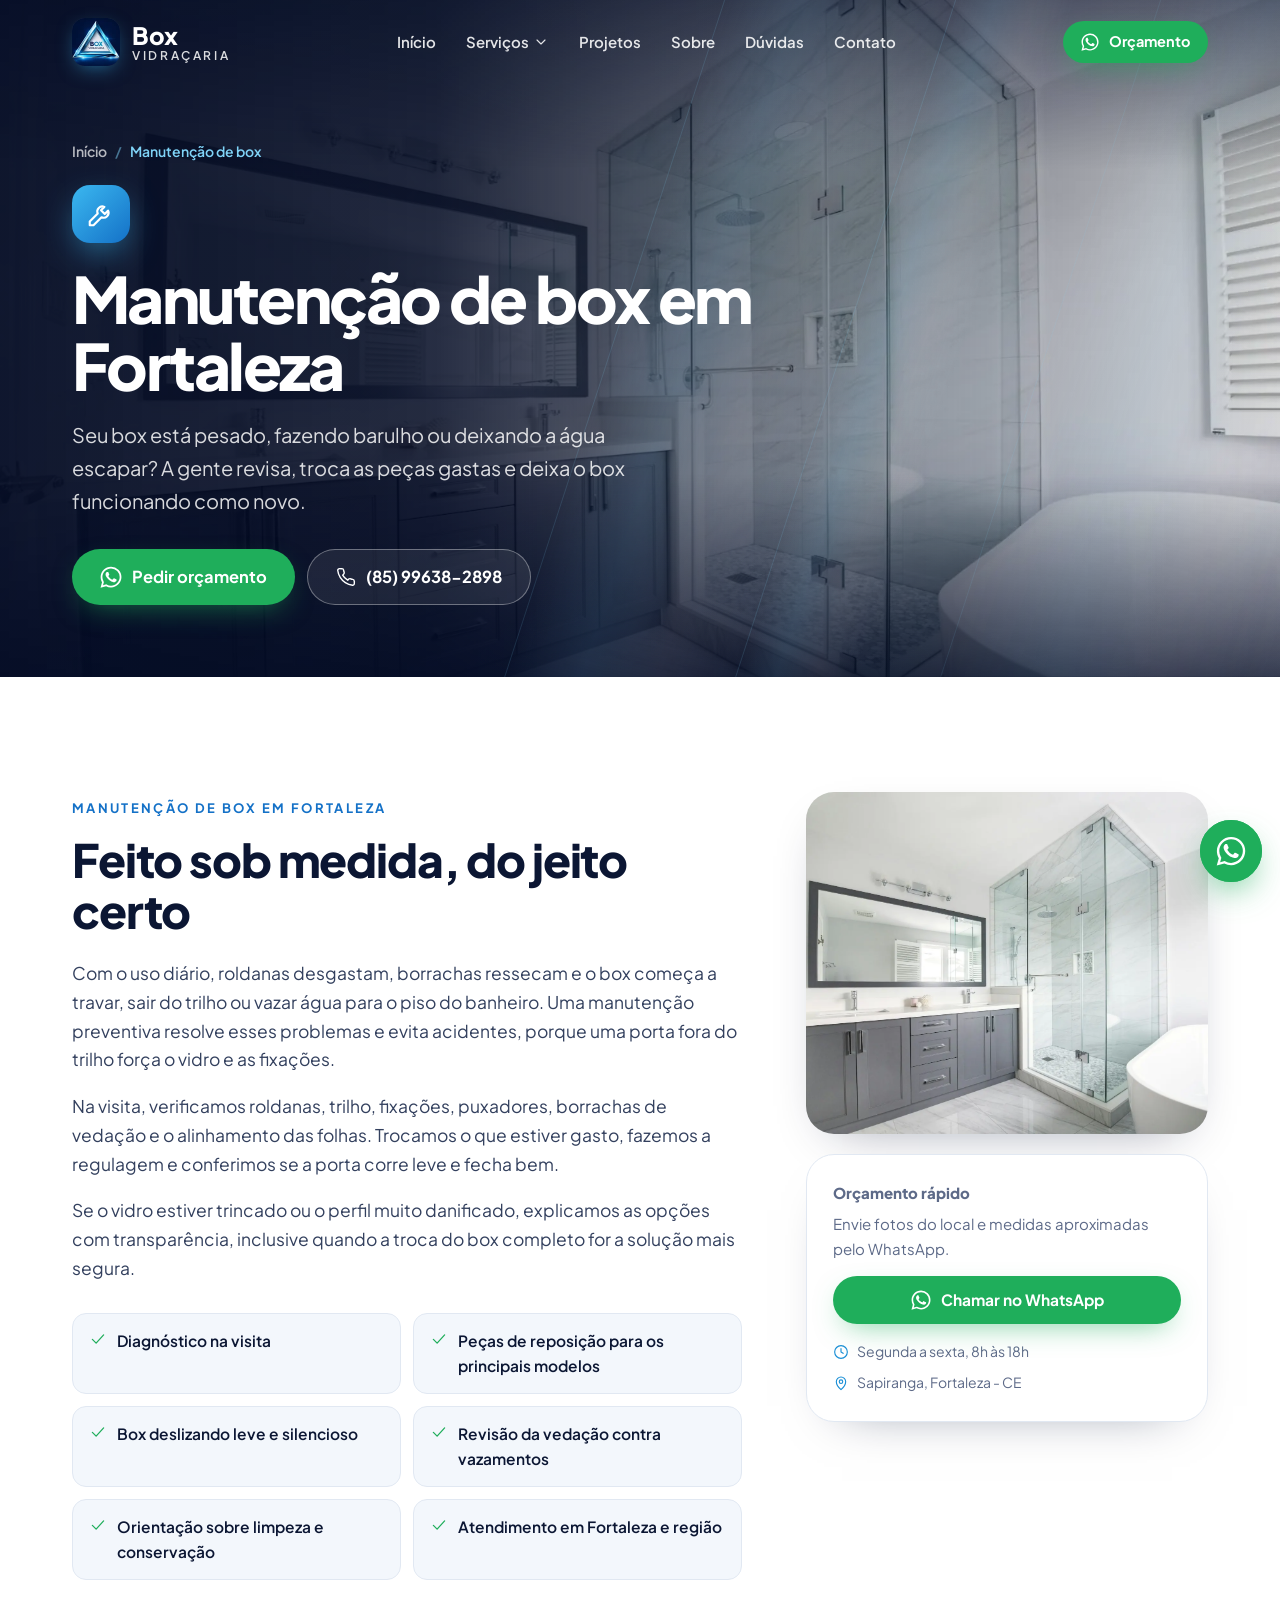
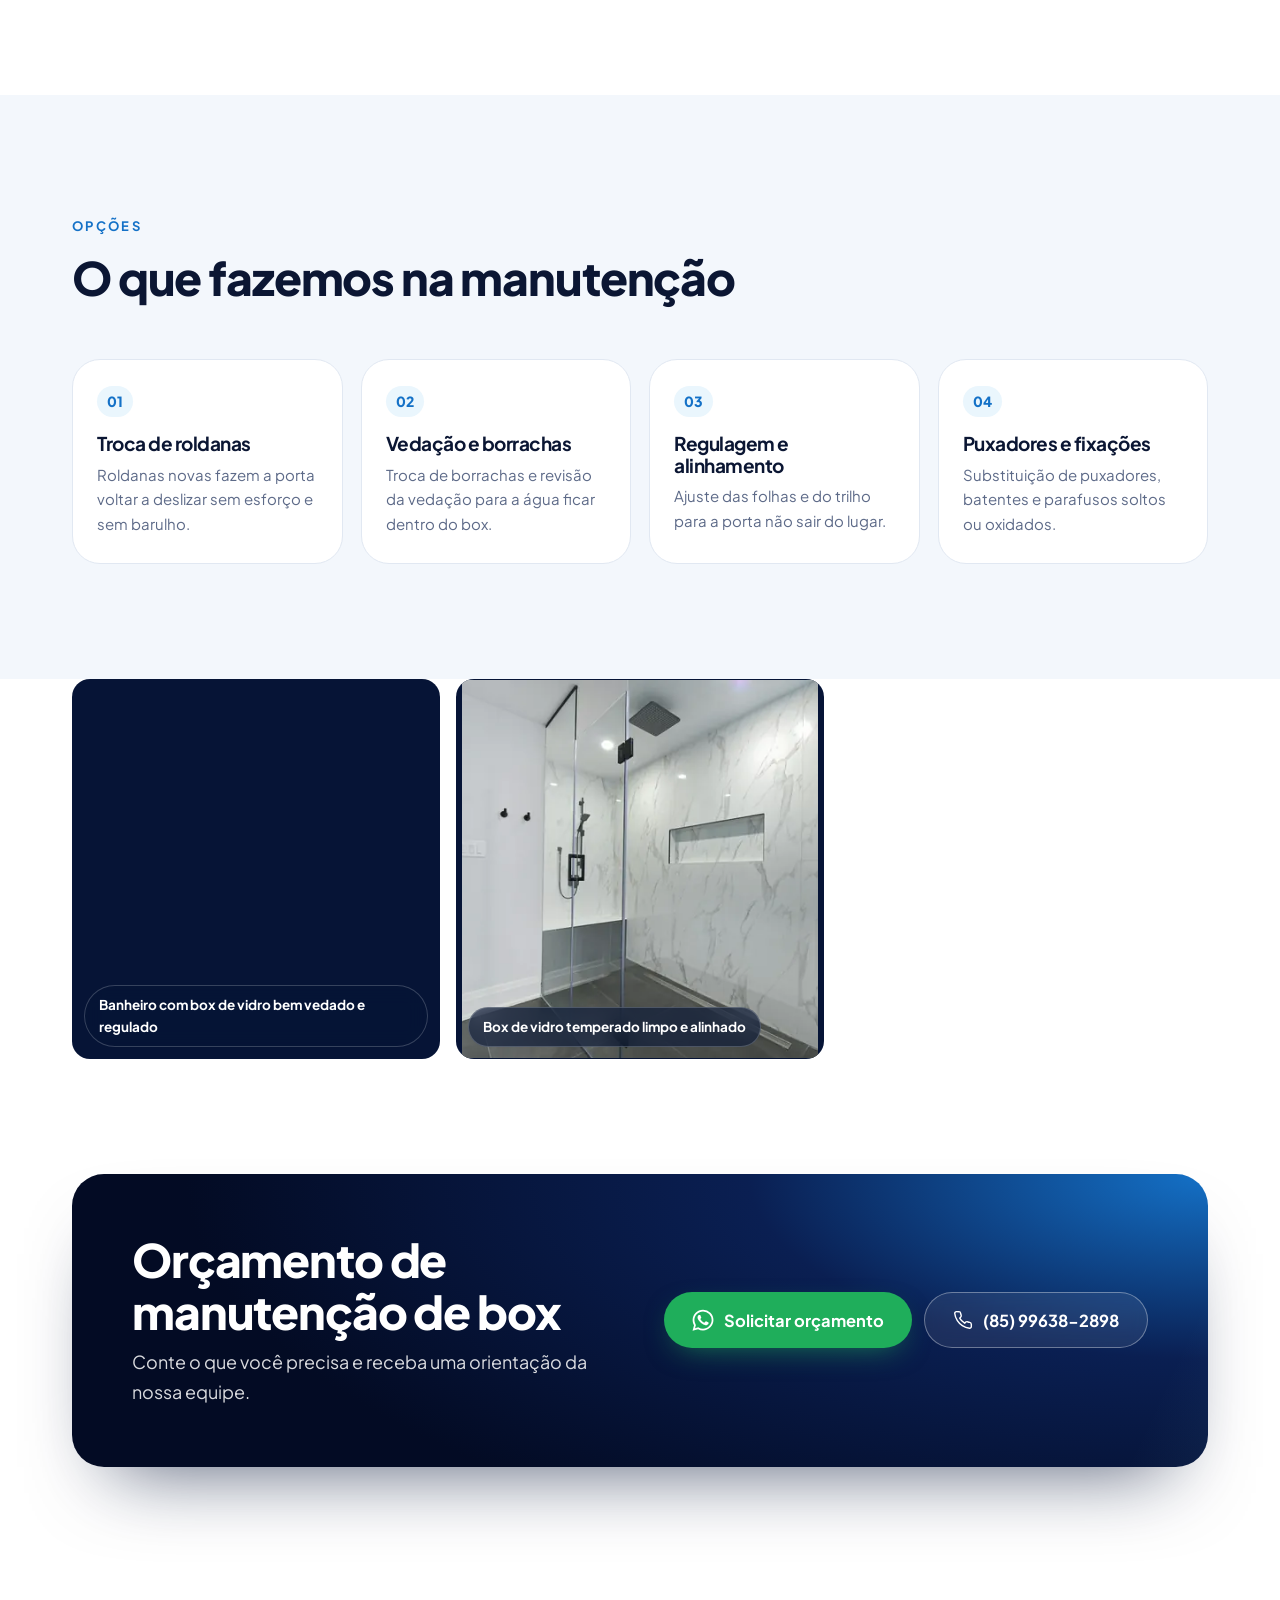
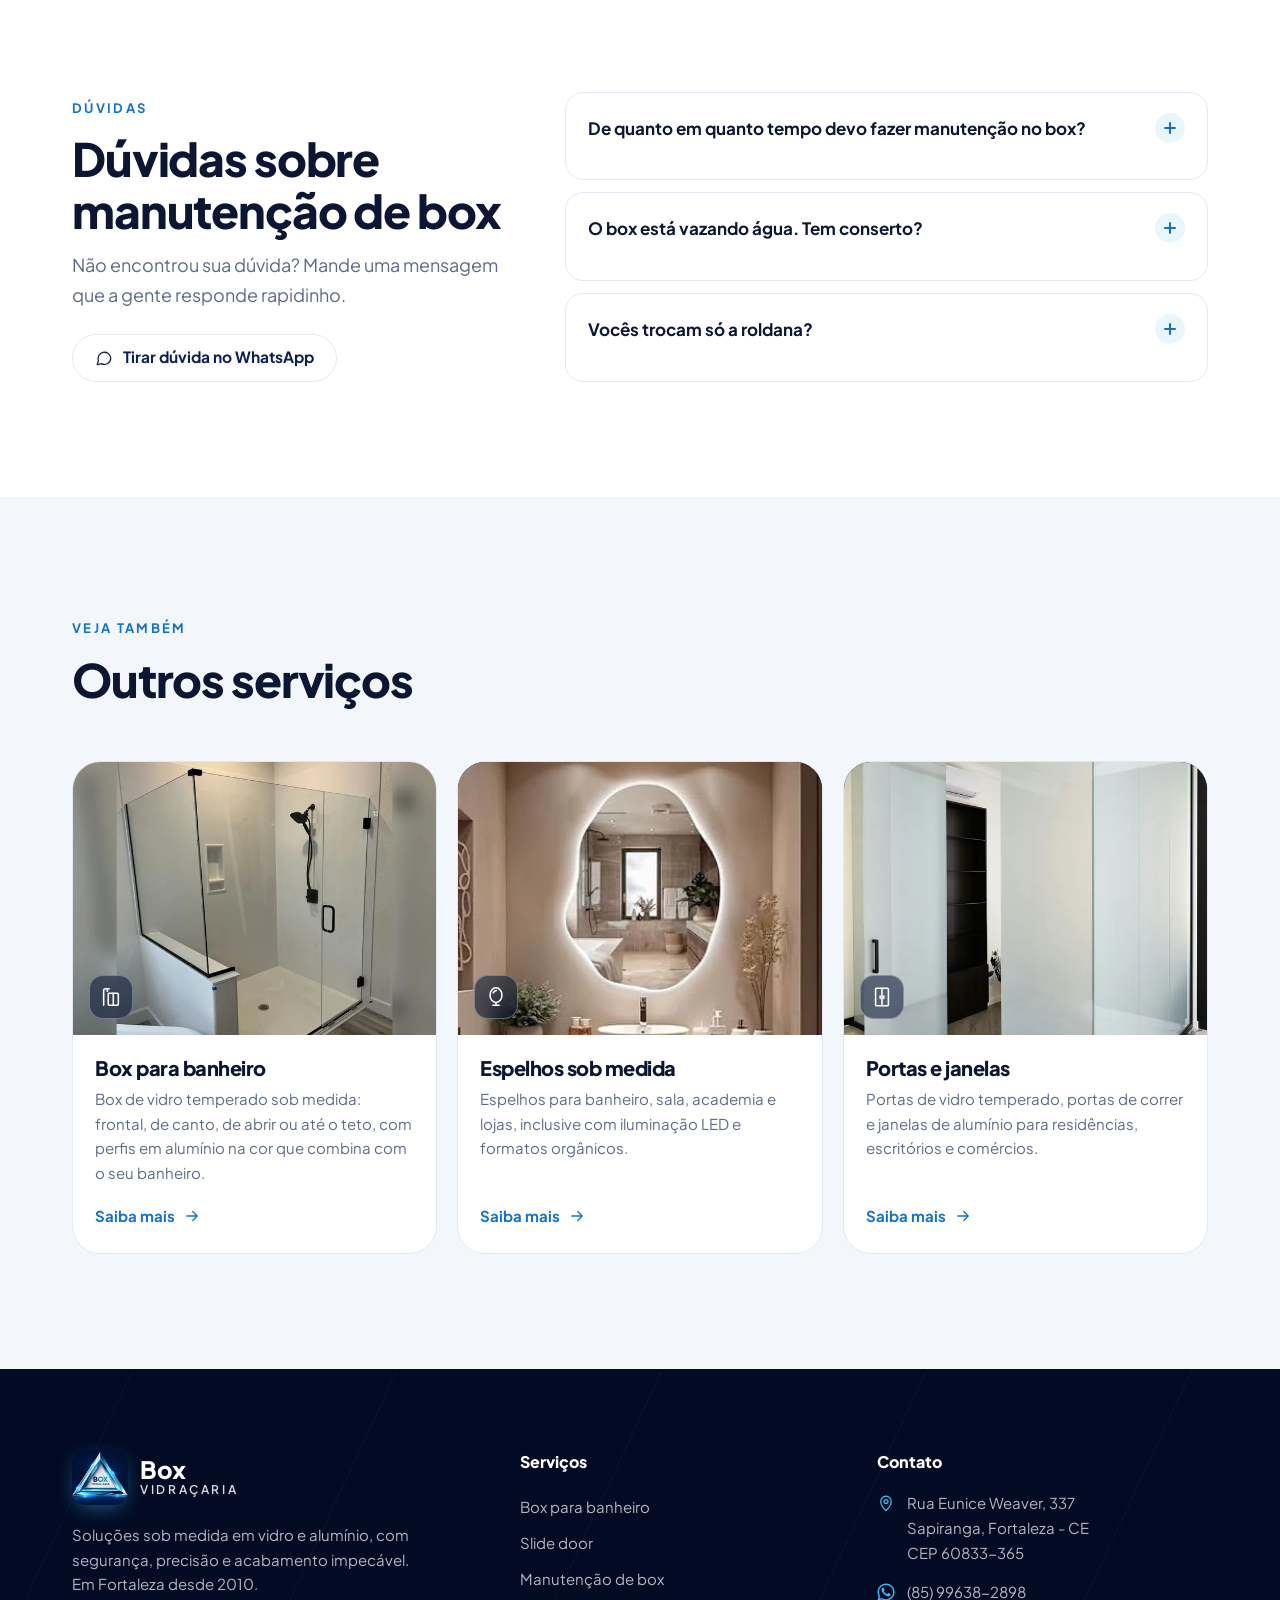
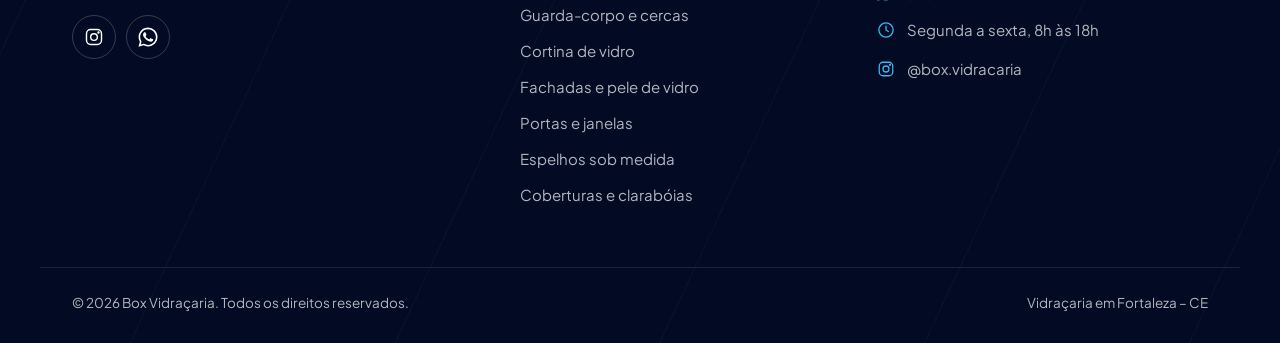
<file: manutencao-de-box/index.html>
<!doctype html>
<html lang="pt-BR">
<head>
<meta charset="utf-8">
<meta name="viewport" content="width=device-width, initial-scale=1, viewport-fit=cover">
<title>Manutenção de Box em Fortaleza | Troca de Roldanas e Vedação</title>
<meta name="description" content="Manutenção de box de banheiro em Fortaleza: troca de roldanas, borrachas, puxadores, regulagem e vedação. Box deslizando leve de novo. Chame no WhatsApp.">
<link rel="canonical" href="https://boxvidracariafortaleza.com.br/manutencao-de-box/">
<meta name="robots" content="index, follow, max-image-preview:large">
<meta name="theme-color" content="#061436">
<meta name="geo.region" content="BR-CE">
<meta name="geo.placename" content="Fortaleza">
<meta property="og:type" content="website">
<meta property="og:locale" content="pt_BR">
<meta property="og:site_name" content="Box Vidraçaria">
<meta property="og:title" content="Manutenção de Box em Fortaleza | Troca de Roldanas e Vedação">
<meta property="og:description" content="Manutenção de box de banheiro em Fortaleza: troca de roldanas, borrachas, puxadores, regulagem e vedação. Box deslizando leve de novo. Chame no WhatsApp.">
<meta property="og:url" content="https://boxvidracariafortaleza.com.br/manutencao-de-box/">
<meta property="og:image" content="https://boxvidracariafortaleza.com.br/assets/img/og-box-vidracaria.jpg">
<meta property="og:image:alt" content="Box Vidraçaria – vidraçaria em Fortaleza">
<meta name="twitter:card" content="summary_large_image">
<meta name="twitter:title" content="Manutenção de Box em Fortaleza | Troca de Roldanas e Vedação">
<meta name="twitter:description" content="Manutenção de box de banheiro em Fortaleza: troca de roldanas, borrachas, puxadores, regulagem e vedação. Box deslizando leve de novo. Chame no WhatsApp.">
<meta name="twitter:image" content="https://boxvidracariafortaleza.com.br/assets/img/og-box-vidracaria.jpg">
<link rel="icon" href="../favicon.ico" sizes="any">
<link rel="icon" href="../favicon-32.png" type="image/png" sizes="32x32">
<link rel="apple-touch-icon" href="../apple-touch-icon.png">
<link rel="manifest" href="../site.webmanifest">
<link rel="preconnect" href="https://fonts.googleapis.com">
<link rel="preconnect" href="https://fonts.gstatic.com" crossorigin>
<link href="https://fonts.googleapis.com/css2?family=Plus+Jakarta+Sans:wght@400;500;600;700;800&display=swap" rel="stylesheet">
<link rel="stylesheet" href="../assets/css/styles.css?v=2026-11-12">
<script type="application/ld+json">{"@context":"https://schema.org","@type":"HomeAndConstructionBusiness","@id":"https://boxvidracariafortaleza.com.br/#empresa","name":"Box Vidraçaria","alternateName":"Box Vidraçaria Fortaleza","description":"Vidraçaria em Fortaleza desde 2010: box para banheiro, guarda-corpo, cortina de vidro, espelhos, portas, janelas, fachadas e pele de vidro sob medida.","url":"https://boxvidracariafortaleza.com.br/","logo":"https://boxvidracariafortaleza.com.br/logo.png","image":["https://boxvidracariafortaleza.com.br/assets/img/og-box-vidracaria.jpg","https://boxvidracariafortaleza.com.br/logo.png"],"telephone":"+5585996382898","priceRange":"$$","foundingDate":"2010","address":{"@type":"PostalAddress","streetAddress":"Rua Eunice Weaver, 337","addressLocality":"Fortaleza","addressRegion":"CE","postalCode":"60833-365","addressCountry":"BR"},"hasMap":"https://www.google.com/maps/search/?api=1&query=Rua+Eunice+Weaver+337+Sapiranga+Fortaleza+CE","areaServed":[{"@type":"City","name":"Fortaleza"},{"@type":"AdministrativeArea","name":"Região Metropolitana de Fortaleza"}],"openingHoursSpecification":[{"@type":"OpeningHoursSpecification","dayOfWeek":["Monday","Tuesday","Wednesday","Thursday","Friday"],"opens":"08:00","closes":"18:00"}],"sameAs":["https://www.instagram.com/box.vidracaria/"],"contactPoint":{"@type":"ContactPoint","telephone":"+5585996382898","contactType":"customer service","areaServed":"BR","availableLanguage":"Portuguese"},"hasOfferCatalog":{"@type":"OfferCatalog","name":"Serviços de vidraçaria","itemListElement":[{"@type":"Offer","itemOffered":{"@type":"Service","name":"Box para banheiro","url":"https://boxvidracariafortaleza.com.br/box-para-banheiro/"}},{"@type":"Offer","itemOffered":{"@type":"Service","name":"Slide door","url":"https://boxvidracariafortaleza.com.br/slide-door/"}},{"@type":"Offer","itemOffered":{"@type":"Service","name":"Manutenção de box","url":"https://boxvidracariafortaleza.com.br/manutencao-de-box/"}},{"@type":"Offer","itemOffered":{"@type":"Service","name":"Guarda-corpo e cercas","url":"https://boxvidracariafortaleza.com.br/guarda-corpo-de-vidro/"}},{"@type":"Offer","itemOffered":{"@type":"Service","name":"Cortina de vidro","url":"https://boxvidracariafortaleza.com.br/cortina-de-vidro/"}},{"@type":"Offer","itemOffered":{"@type":"Service","name":"Fachadas e pele de vidro","url":"https://boxvidracariafortaleza.com.br/fachada-pele-de-vidro/"}},{"@type":"Offer","itemOffered":{"@type":"Service","name":"Portas e janelas","url":"https://boxvidracariafortaleza.com.br/portas-e-janelas/"}},{"@type":"Offer","itemOffered":{"@type":"Service","name":"Espelhos sob medida","url":"https://boxvidracariafortaleza.com.br/espelhos-sob-medida/"}},{"@type":"Offer","itemOffered":{"@type":"Service","name":"Coberturas e clarabóias","url":"https://boxvidracariafortaleza.com.br/cobertura-de-vidro/"}}]}}</script>
<script type="application/ld+json">{"@context":"https://schema.org","@type":"Service","name":"Manutenção de box","serviceType":"Manutenção de box","description":"Manutenção de box de banheiro em Fortaleza: troca de roldanas, borrachas, puxadores, regulagem e vedação. Box deslizando leve de novo. Chame no WhatsApp.","url":"https://boxvidracariafortaleza.com.br/manutencao-de-box/","provider":{"@id":"https://boxvidracariafortaleza.com.br/#empresa"},"areaServed":{"@type":"City","name":"Fortaleza"},"image":"https://boxvidracariafortaleza.com.br/assets/img/box-manutencao-1600.webp"}</script>
<script type="application/ld+json">{"@context":"https://schema.org","@type":"BreadcrumbList","itemListElement":[{"@type":"ListItem","position":1,"name":"Início","item":"https://boxvidracariafortaleza.com.br/"},{"@type":"ListItem","position":2,"name":"Manutenção de box","item":"https://boxvidracariafortaleza.com.br/manutencao-de-box/"}]}</script>
<script type="application/ld+json">{"@context":"https://schema.org","@type":"FAQPage","mainEntity":[{"@type":"Question","name":"De quanto em quanto tempo devo fazer manutenção no box?","acceptedAnswer":{"@type":"Answer","text":"Uma revisão por ano é uma boa referência para box de uso diário. Se a porta estiver pesada, barulhenta ou saindo do trilho, vale chamar antes."}},{"@type":"Question","name":"O box está vazando água. Tem conserto?","acceptedAnswer":{"@type":"Answer","text":"Na maioria dos casos, sim. Normalmente o vazamento vem de borrachas ressecadas, desalinhamento das folhas ou vedação do trilho, e tudo isso é ajustado na manutenção."}},{"@type":"Question","name":"Vocês trocam só a roldana?","acceptedAnswer":{"@type":"Answer","text":"Sim. Avaliamos o box e trocamos apenas o que for necessário. Se outras peças estiverem no fim da vida útil, avisamos antes de fazer qualquer troca."}}]}</script>
</head>
<body>
<a class="skip" href="#conteudo">Pular para o conteúdo</a>
<header class="site-header" data-header>
  <div class="container nav-wrap">
    <a class="brand" href="../" aria-label="Box Vidraçaria – página inicial">
      <img src="../assets/img/logo-96.webp" srcset="../assets/img/logo-96.webp 1x, ../assets/img/logo-192.webp 2x" width="48" height="48" alt="">
      <span class="brand-text"><strong>Box</strong><small>Vidraçaria</small></span>
    </a>
    <nav class="main-nav" aria-label="Navegação principal">
      <ul>
        <li><a href="../">Início</a></li>
        <li class="has-drop">
          <button type="button" class="drop-btn" aria-expanded="false" aria-controls="drop-servicos">Serviços <svg class="ico " width="16" height="16" viewBox="0 0 24 24" fill="none" stroke="currentColor" stroke-width="1.7" stroke-linecap="round" stroke-linejoin="round" aria-hidden="true" focusable="false"><path d="M6 9l6 6 6-6"/></svg></button>
          <div class="drop" id="drop-servicos"><ul><li><a href="../box-para-banheiro/"><svg class="ico " width="18" height="18" viewBox="0 0 24 24" fill="none" stroke="currentColor" stroke-width="1.7" stroke-linecap="round" stroke-linejoin="round" aria-hidden="true" focusable="false"><path d="M4 21V5a2 2 0 0 1 2-2h4"/><path d="M8 3v3"/><rect x="9" y="8" width="11" height="13" rx="1"/><path d="M14.5 8v13"/></svg><span>Box para banheiro</span></a></li><li><a href="../slide-door/"><svg class="ico " width="18" height="18" viewBox="0 0 24 24" fill="none" stroke="currentColor" stroke-width="1.7" stroke-linecap="round" stroke-linejoin="round" aria-hidden="true" focusable="false"><rect x="5" y="2.5" width="14" height="19" rx="1"/><path d="M12 2.5v19M10 11v2.5M14 11v2.5"/></svg><span>Slide door</span></a></li><li><a href="../manutencao-de-box/"><svg class="ico " width="18" height="18" viewBox="0 0 24 24" fill="none" stroke="currentColor" stroke-width="1.7" stroke-linecap="round" stroke-linejoin="round" aria-hidden="true" focusable="false"><path d="M14.7 6.3a4 4 0 0 0-5.3 5.3L3 18v3h3l6.4-6.4a4 4 0 0 0 5.3-5.3L15 12l-3-3z"/></svg><span>Manutenção de box</span></a></li><li><a href="../guarda-corpo-de-vidro/"><svg class="ico " width="18" height="18" viewBox="0 0 24 24" fill="none" stroke="currentColor" stroke-width="1.7" stroke-linecap="round" stroke-linejoin="round" aria-hidden="true" focusable="false"><path d="M2 7h20M3 7v13M21 7v13M2 20h20"/><path d="M7.5 9.5l3 8M13 9.5l3 8" opacity=".55"/></svg><span>Guarda-corpo e cercas</span></a></li><li><a href="../cortina-de-vidro/"><svg class="ico " width="18" height="18" viewBox="0 0 24 24" fill="none" stroke="currentColor" stroke-width="1.7" stroke-linecap="round" stroke-linejoin="round" aria-hidden="true" focusable="false"><path d="M2 4h20M3 20h18"/><path d="M5 4v16M10 4v16M15 4v16M20 4v16"/><path d="M6.5 9l2 2M11.5 9l2 2M16.5 9l2 2" opacity=".55"/></svg><span>Cortina de vidro</span></a></li><li><a href="../fachada-pele-de-vidro/"><svg class="ico " width="18" height="18" viewBox="0 0 24 24" fill="none" stroke="currentColor" stroke-width="1.7" stroke-linecap="round" stroke-linejoin="round" aria-hidden="true" focusable="false"><rect x="4" y="2.5" width="16" height="19" rx="1"/><path d="M4 8.8h16M4 15.2h16M9.3 2.5v19M14.7 2.5v19"/></svg><span>Fachadas e pele de vidro</span></a></li><li><a href="../portas-e-janelas/"><svg class="ico " width="18" height="18" viewBox="0 0 24 24" fill="none" stroke="currentColor" stroke-width="1.7" stroke-linecap="round" stroke-linejoin="round" aria-hidden="true" focusable="false"><rect x="5" y="2.5" width="14" height="19" rx="1"/><path d="M12 2.5v19M10 11v2.5M14 11v2.5"/></svg><span>Portas e janelas</span></a></li><li><a href="../espelhos-sob-medida/"><svg class="ico " width="18" height="18" viewBox="0 0 24 24" fill="none" stroke="currentColor" stroke-width="1.7" stroke-linecap="round" stroke-linejoin="round" aria-hidden="true" focusable="false"><ellipse cx="12" cy="10" rx="6.5" ry="8"/><path d="M9 7.5c.8-1.6 2-2.4 3.5-2.6M12 18v3M8.5 21h7"/></svg><span>Espelhos sob medida</span></a></li><li><a href="../cobertura-de-vidro/"><svg class="ico " width="18" height="18" viewBox="0 0 24 24" fill="none" stroke="currentColor" stroke-width="1.7" stroke-linecap="round" stroke-linejoin="round" aria-hidden="true" focusable="false"><path d="M2 13L12 4l10 9"/><path d="M5.5 10v10h13V10"/><path d="M8.5 8.2l3.5 3.3 3.5-3.3" opacity=".55"/></svg><span>Coberturas e clarabóias</span></a></li></ul></div>
        </li>
        <li><a href="../#projetos">Projetos</a></li>
        <li><a href="../#sobre">Sobre</a></li>
        <li><a href="../#duvidas">Dúvidas</a></li>
        <li><a href="../#contato">Contato</a></li>
      </ul>
    </nav>
    <div class="nav-actions">
      <a class="btn btn-wa btn-sm hide-sm" href="https://wa.me/5585996382898?text=Ol%C3%A1%21%20Vim%20pelo%20site%20e%20gostaria%20de%20um%20or%C3%A7amento." target="_blank" rel="noopener"><svg class="ico " width="18" height="18" viewBox="0 0 24 24" fill="currentColor" aria-hidden="true" focusable="false"><path d="M17.47 14.38c-.3-.15-1.75-.86-2.02-.96-.27-.1-.47-.15-.66.15-.2.3-.76.96-.93 1.16-.17.2-.34.22-.64.07-.3-.15-1.25-.46-2.38-1.47-.88-.79-1.47-1.76-1.65-2.06-.17-.3-.02-.46.13-.6.13-.14.3-.35.45-.52.15-.17.2-.3.3-.5.1-.2.05-.37-.02-.52-.08-.15-.67-1.6-.92-2.2-.24-.58-.49-.5-.67-.5h-.57c-.2 0-.52.07-.79.37-.27.3-1.04 1.02-1.04 2.48 0 1.46 1.07 2.88 1.21 3.08.15.2 2.1 3.2 5.08 4.49.71.31 1.26.49 1.7.63.71.23 1.36.2 1.87.12.57-.09 1.75-.72 2-1.41.25-.69.25-1.29.17-1.41-.07-.12-.27-.2-.57-.35zM12.04 21.5h-.01a9.4 9.4 0 0 1-4.8-1.31l-.34-.2-3.57.94.95-3.48-.22-.36a9.41 9.41 0 0 1-1.44-5.02c0-5.2 4.23-9.43 9.44-9.43a9.37 9.37 0 0 1 6.67 2.77 9.37 9.37 0 0 1 2.76 6.67c0 5.2-4.24 9.42-9.44 9.42zm8.03-17.46A11.27 11.27 0 0 0 12.04.72C5.79.72.7 5.8.7 12.06c0 2 .52 3.95 1.52 5.67L.6 23.6l6.02-1.58a11.33 11.33 0 0 0 5.42 1.38h.01c6.25 0 11.34-5.09 11.34-11.34 0-3.03-1.18-5.88-3.32-8.02z"/></svg><span>Orçamento</span></a>
      <button class="menu-btn" type="button" aria-expanded="false" aria-controls="menu-movel" aria-label="Abrir menu" data-menu-btn>
        <span class="menu-ico"><svg class="ico " width="22" height="22" viewBox="0 0 24 24" fill="none" stroke="currentColor" stroke-width="1.7" stroke-linecap="round" stroke-linejoin="round" aria-hidden="true" focusable="false"><path d="M4 7h16M4 12h16M4 17h16"/></svg></span><span class="close-ico"><svg class="ico " width="22" height="22" viewBox="0 0 24 24" fill="none" stroke="currentColor" stroke-width="1.7" stroke-linecap="round" stroke-linejoin="round" aria-hidden="true" focusable="false"><path d="M6 6l12 12M18 6L6 18"/></svg></span>
      </button>
    </div>
  </div>
  <div class="mobile-menu" id="menu-movel" data-menu hidden>
    <div class="container">
      <p class="mm-label">Serviços</p>
      <ul class="mm-services"><li><a href="../box-para-banheiro/">Box para banheiro</a></li><li><a href="../slide-door/">Slide door</a></li><li><a href="../manutencao-de-box/">Manutenção de box</a></li><li><a href="../guarda-corpo-de-vidro/">Guarda-corpo e cercas</a></li><li><a href="../cortina-de-vidro/">Cortina de vidro</a></li><li><a href="../fachada-pele-de-vidro/">Fachadas e pele de vidro</a></li><li><a href="../portas-e-janelas/">Portas e janelas</a></li><li><a href="../espelhos-sob-medida/">Espelhos sob medida</a></li><li><a href="../cobertura-de-vidro/">Coberturas e clarabóias</a></li></ul>
      <ul class="mm-main">
        <li><a href="../">Início</a></li>
        <li><a href="../#projetos">Projetos</a></li>
        <li><a href="../#sobre">Sobre</a></li>
        <li><a href="../#duvidas">Dúvidas</a></li>
        <li><a href="../#contato">Contato</a></li>
      </ul>
      <a class="btn btn-wa btn-block" href="https://wa.me/5585996382898?text=Ol%C3%A1%21%20Vim%20pelo%20site%20e%20gostaria%20de%20um%20or%C3%A7amento." target="_blank" rel="noopener"><svg class="ico " width="20" height="20" viewBox="0 0 24 24" fill="currentColor" aria-hidden="true" focusable="false"><path d="M17.47 14.38c-.3-.15-1.75-.86-2.02-.96-.27-.1-.47-.15-.66.15-.2.3-.76.96-.93 1.16-.17.2-.34.22-.64.07-.3-.15-1.25-.46-2.38-1.47-.88-.79-1.47-1.76-1.65-2.06-.17-.3-.02-.46.13-.6.13-.14.3-.35.45-.52.15-.17.2-.3.3-.5.1-.2.05-.37-.02-.52-.08-.15-.67-1.6-.92-2.2-.24-.58-.49-.5-.67-.5h-.57c-.2 0-.52.07-.79.37-.27.3-1.04 1.02-1.04 2.48 0 1.46 1.07 2.88 1.21 3.08.15.2 2.1 3.2 5.08 4.49.71.31 1.26.49 1.7.63.71.23 1.36.2 1.87.12.57-.09 1.75-.72 2-1.41.25-.69.25-1.29.17-1.41-.07-.12-.27-.2-.57-.35zM12.04 21.5h-.01a9.4 9.4 0 0 1-4.8-1.31l-.34-.2-3.57.94.95-3.48-.22-.36a9.41 9.41 0 0 1-1.44-5.02c0-5.2 4.23-9.43 9.44-9.43a9.37 9.37 0 0 1 6.67 2.77 9.37 9.37 0 0 1 2.76 6.67c0 5.2-4.24 9.42-9.44 9.42zm8.03-17.46A11.27 11.27 0 0 0 12.04.72C5.79.72.7 5.8.7 12.06c0 2 .52 3.95 1.52 5.67L.6 23.6l6.02-1.58a11.33 11.33 0 0 0 5.42 1.38h.01c6.25 0 11.34-5.09 11.34-11.34 0-3.03-1.18-5.88-3.32-8.02z"/></svg><span>Pedir orçamento no WhatsApp</span></a>
      <a class="mm-phone" href="tel:+5585996382898"><svg class="ico " width="18" height="18" viewBox="0 0 24 24" fill="none" stroke="currentColor" stroke-width="1.7" stroke-linecap="round" stroke-linejoin="round" aria-hidden="true" focusable="false"><path d="M22 16.9v3a2 2 0 0 1-2.2 2 19.8 19.8 0 0 1-8.6-3.1 19.5 19.5 0 0 1-6-6A19.8 19.8 0 0 1 2.1 4.2 2 2 0 0 1 4.1 2h3a2 2 0 0 1 2 1.7c.1.9.4 1.8.7 2.7a2 2 0 0 1-.5 2.1L8 9.8a16 16 0 0 0 6 6l1.3-1.3a2 2 0 0 1 2.1-.4c.9.3 1.8.6 2.7.7a2 2 0 0 1 1.7 2z"/></svg> (85) 99638-2898</a>
    </div>
  </div>
</header>

<main id="conteudo">
<section class="page-hero" aria-labelledby="page-title">
  <div class="page-hero-bg" aria-hidden="true"><img src="../assets/img/box-manutencao-1600.webp" srcset="../assets/img/box-manutencao-640.webp 640w, ../assets/img/box-manutencao-1024.webp 1024w, ../assets/img/box-manutencao-1600.webp 1600w" sizes="100vw" width="1600" height="1067" alt="" fetchpriority="high"></div>
  <div class="hero-shade" aria-hidden="true"></div>
  <div class="hero-glass" aria-hidden="true"><span></span><span></span><span></span></div>
  <div class="container page-hero-inner">
    <nav class="crumbs hero-in" style="--i:0" aria-label="Você está em">
      <ol><li><a href="../">Início</a></li><li aria-current="page">Manutenção de box</li></ol>
    </nav>
    <span class="page-ico hero-in" style="--i:1"><svg class="ico " width="30" height="30" viewBox="0 0 24 24" fill="none" stroke="currentColor" stroke-width="1.7" stroke-linecap="round" stroke-linejoin="round" aria-hidden="true" focusable="false"><path d="M14.7 6.3a4 4 0 0 0-5.3 5.3L3 18v3h3l6.4-6.4a4 4 0 0 0 5.3-5.3L15 12l-3-3z"/></svg></span>
    <h1 id="page-title" class="page-title hero-in" style="--i:2">Manutenção de box em Fortaleza</h1>
    <p class="hero-lead hero-in" style="--i:3">Seu box está pesado, fazendo barulho ou deixando a água escapar? A gente revisa, troca as peças gastas e deixa o box funcionando como novo.</p>
    <div class="hero-ctas hero-in" style="--i:4">
      <a class="btn btn-wa btn-lg" href="https://wa.me/5585996382898?text=Ol%C3%A1%21%20Vim%20pelo%20site%20e%20gostaria%20de%20um%20or%C3%A7amento%20de%20manuten%C3%A7%C3%A3o%20de%20box." target="_blank" rel="noopener"><svg class="ico " width="22" height="22" viewBox="0 0 24 24" fill="currentColor" aria-hidden="true" focusable="false"><path d="M17.47 14.38c-.3-.15-1.75-.86-2.02-.96-.27-.1-.47-.15-.66.15-.2.3-.76.96-.93 1.16-.17.2-.34.22-.64.07-.3-.15-1.25-.46-2.38-1.47-.88-.79-1.47-1.76-1.65-2.06-.17-.3-.02-.46.13-.6.13-.14.3-.35.45-.52.15-.17.2-.3.3-.5.1-.2.05-.37-.02-.52-.08-.15-.67-1.6-.92-2.2-.24-.58-.49-.5-.67-.5h-.57c-.2 0-.52.07-.79.37-.27.3-1.04 1.02-1.04 2.48 0 1.46 1.07 2.88 1.21 3.08.15.2 2.1 3.2 5.08 4.49.71.31 1.26.49 1.7.63.71.23 1.36.2 1.87.12.57-.09 1.75-.72 2-1.41.25-.69.25-1.29.17-1.41-.07-.12-.27-.2-.57-.35zM12.04 21.5h-.01a9.4 9.4 0 0 1-4.8-1.31l-.34-.2-3.57.94.95-3.48-.22-.36a9.41 9.41 0 0 1-1.44-5.02c0-5.2 4.23-9.43 9.44-9.43a9.37 9.37 0 0 1 6.67 2.77 9.37 9.37 0 0 1 2.76 6.67c0 5.2-4.24 9.42-9.44 9.42zm8.03-17.46A11.27 11.27 0 0 0 12.04.72C5.79.72.7 5.8.7 12.06c0 2 .52 3.95 1.52 5.67L.6 23.6l6.02-1.58a11.33 11.33 0 0 0 5.42 1.38h.01c6.25 0 11.34-5.09 11.34-11.34 0-3.03-1.18-5.88-3.32-8.02z"/></svg><span>Pedir orçamento</span></a>
      <a class="btn btn-ghost-light btn-lg" href="tel:+5585996382898"><svg class="ico " width="20" height="20" viewBox="0 0 24 24" fill="none" stroke="currentColor" stroke-width="1.7" stroke-linecap="round" stroke-linejoin="round" aria-hidden="true" focusable="false"><path d="M22 16.9v3a2 2 0 0 1-2.2 2 19.8 19.8 0 0 1-8.6-3.1 19.5 19.5 0 0 1-6-6A19.8 19.8 0 0 1 2.1 4.2 2 2 0 0 1 4.1 2h3a2 2 0 0 1 2 1.7c.1.9.4 1.8.7 2.7a2 2 0 0 1-.5 2.1L8 9.8a16 16 0 0 0 6 6l1.3-1.3a2 2 0 0 1 2.1-.4c.9.3 1.8.6 2.7.7a2 2 0 0 1 1.7 2z"/></svg><span>(85) 99638-2898</span></a>
    </div>
  </div>
</section>

<section class="section" aria-labelledby="intro-title">
  <div class="container svc-grid">
    <div class="svc-copy">
      <p class="eyebrow" data-reveal>Manutenção de box em Fortaleza</p>
      <h2 id="intro-title" class="h2" data-reveal>Feito sob medida, do jeito certo</h2>
      <div class="prose" data-reveal><p>Com o uso diário, roldanas desgastam, borrachas ressecam e o box começa a travar, sair do trilho ou vazar água para o piso do banheiro. Uma manutenção preventiva resolve esses problemas e evita acidentes, porque uma porta fora do trilho força o vidro e as fixações.</p><p>Na visita, verificamos roldanas, trilho, fixações, puxadores, borrachas de vedação e o alinhamento das folhas. Trocamos o que estiver gasto, fazemos a regulagem e conferimos se a porta corre leve e fecha bem.</p><p>Se o vidro estiver trincado ou o perfil muito danificado, explicamos as opções com transparência, inclusive quando a troca do box completo for a solução mais segura.</p></div>
      <ul class="benefits" data-reveal><li><svg class="ico " width="18" height="18" viewBox="0 0 24 24" fill="none" stroke="currentColor" stroke-width="1.7" stroke-linecap="round" stroke-linejoin="round" aria-hidden="true" focusable="false"><path d="M4.5 12.5l5 5 10-11"/></svg><span>Diagnóstico na visita</span></li><li><svg class="ico " width="18" height="18" viewBox="0 0 24 24" fill="none" stroke="currentColor" stroke-width="1.7" stroke-linecap="round" stroke-linejoin="round" aria-hidden="true" focusable="false"><path d="M4.5 12.5l5 5 10-11"/></svg><span>Peças de reposição para os principais modelos</span></li><li><svg class="ico " width="18" height="18" viewBox="0 0 24 24" fill="none" stroke="currentColor" stroke-width="1.7" stroke-linecap="round" stroke-linejoin="round" aria-hidden="true" focusable="false"><path d="M4.5 12.5l5 5 10-11"/></svg><span>Box deslizando leve e silencioso</span></li><li><svg class="ico " width="18" height="18" viewBox="0 0 24 24" fill="none" stroke="currentColor" stroke-width="1.7" stroke-linecap="round" stroke-linejoin="round" aria-hidden="true" focusable="false"><path d="M4.5 12.5l5 5 10-11"/></svg><span>Revisão da vedação contra vazamentos</span></li><li><svg class="ico " width="18" height="18" viewBox="0 0 24 24" fill="none" stroke="currentColor" stroke-width="1.7" stroke-linecap="round" stroke-linejoin="round" aria-hidden="true" focusable="false"><path d="M4.5 12.5l5 5 10-11"/></svg><span>Orientação sobre limpeza e conservação</span></li><li><svg class="ico " width="18" height="18" viewBox="0 0 24 24" fill="none" stroke="currentColor" stroke-width="1.7" stroke-linecap="round" stroke-linejoin="round" aria-hidden="true" focusable="false"><path d="M4.5 12.5l5 5 10-11"/></svg><span>Atendimento em Fortaleza e região</span></li></ul>
    </div>
    <aside class="svc-side">
      <div class="svc-photo" data-reveal><img src="../assets/img/box-manutencao-1600.webp" srcset="../assets/img/box-manutencao-640.webp 640w, ../assets/img/box-manutencao-1024.webp 1024w, ../assets/img/box-manutencao-1600.webp 1600w" sizes="(min-width: 1000px) 38vw, 100vw" width="1600" height="1067" alt="Banheiro com box de vidro bem vedado e regulado" loading="lazy" decoding="async"></div>
      <div class="side-card" data-reveal>
        <p class="side-title">Orçamento rápido</p>
        <p>Envie fotos do local e medidas aproximadas pelo WhatsApp.</p>
        <a class="btn btn-wa btn-block" href="https://wa.me/5585996382898?text=Ol%C3%A1%21%20Vim%20pelo%20site%20e%20gostaria%20de%20um%20or%C3%A7amento%20de%20manuten%C3%A7%C3%A3o%20de%20box." target="_blank" rel="noopener"><svg class="ico " width="20" height="20" viewBox="0 0 24 24" fill="currentColor" aria-hidden="true" focusable="false"><path d="M17.47 14.38c-.3-.15-1.75-.86-2.02-.96-.27-.1-.47-.15-.66.15-.2.3-.76.96-.93 1.16-.17.2-.34.22-.64.07-.3-.15-1.25-.46-2.38-1.47-.88-.79-1.47-1.76-1.65-2.06-.17-.3-.02-.46.13-.6.13-.14.3-.35.45-.52.15-.17.2-.3.3-.5.1-.2.05-.37-.02-.52-.08-.15-.67-1.6-.92-2.2-.24-.58-.49-.5-.67-.5h-.57c-.2 0-.52.07-.79.37-.27.3-1.04 1.02-1.04 2.48 0 1.46 1.07 2.88 1.21 3.08.15.2 2.1 3.2 5.08 4.49.71.31 1.26.49 1.7.63.71.23 1.36.2 1.87.12.57-.09 1.75-.72 2-1.41.25-.69.25-1.29.17-1.41-.07-.12-.27-.2-.57-.35zM12.04 21.5h-.01a9.4 9.4 0 0 1-4.8-1.31l-.34-.2-3.57.94.95-3.48-.22-.36a9.41 9.41 0 0 1-1.44-5.02c0-5.2 4.23-9.43 9.44-9.43a9.37 9.37 0 0 1 6.67 2.77 9.37 9.37 0 0 1 2.76 6.67c0 5.2-4.24 9.42-9.44 9.42zm8.03-17.46A11.27 11.27 0 0 0 12.04.72C5.79.72.7 5.8.7 12.06c0 2 .52 3.95 1.52 5.67L.6 23.6l6.02-1.58a11.33 11.33 0 0 0 5.42 1.38h.01c6.25 0 11.34-5.09 11.34-11.34 0-3.03-1.18-5.88-3.32-8.02z"/></svg><span>Chamar no WhatsApp</span></a>
        <ul class="side-info">
          <li><svg class="ico " width="16" height="16" viewBox="0 0 24 24" fill="none" stroke="currentColor" stroke-width="1.7" stroke-linecap="round" stroke-linejoin="round" aria-hidden="true" focusable="false"><circle cx="12" cy="12" r="9.5"/><path d="M12 7v5l3.2 2"/></svg> Segunda a sexta, 8h às 18h</li>
          <li><svg class="ico " width="16" height="16" viewBox="0 0 24 24" fill="none" stroke="currentColor" stroke-width="1.7" stroke-linecap="round" stroke-linejoin="round" aria-hidden="true" focusable="false"><path d="M12 22s7-6.2 7-12a7 7 0 1 0-14 0c0 5.8 7 12 7 12z"/><circle cx="12" cy="10" r="2.6"/></svg> Sapiranga, Fortaleza - CE</li>
        </ul>
      </div>
    </aside>
  </div>
</section>

<section class="section soft" aria-labelledby="opt-title">
  <div class="container">
    <div class="section-head" data-reveal>
      <p class="eyebrow">Opções</p>
      <h2 id="opt-title" class="h2">O que fazemos na manutenção</h2>
    </div>
    <ol class="opts">
          <li class="opt" data-reveal style="--d:0ms"><span class="opt-n">01</span><h3>Troca de roldanas</h3><p>Roldanas novas fazem a porta voltar a deslizar sem esforço e sem barulho.</p></li>
          <li class="opt" data-reveal style="--d:70ms"><span class="opt-n">02</span><h3>Vedação e borrachas</h3><p>Troca de borrachas e revisão da vedação para a água ficar dentro do box.</p></li>
          <li class="opt" data-reveal style="--d:140ms"><span class="opt-n">03</span><h3>Regulagem e alinhamento</h3><p>Ajuste das folhas e do trilho para a porta não sair do lugar.</p></li>
          <li class="opt" data-reveal style="--d:210ms"><span class="opt-n">04</span><h3>Puxadores e fixações</h3><p>Substituição de puxadores, batentes e parafusos soltos ou oxidados.</p></li>
    </ol>
  </div>
</section>

<section class="section pt-0" aria-label="Fotos de manutenção de box">
  <div class="container">
    <div class="gallery gallery-sm">
          <figure class="g-item" data-reveal style="--d:0ms">
            <button type="button" class="g-btn" data-lb data-cap="Banheiro com box de vidro bem vedado e regulado" aria-label="Ampliar foto: Banheiro com box de vidro bem vedado e regulado"><img src="../assets/img/box-manutencao-1600.webp" srcset="../assets/img/box-manutencao-640.webp 640w, ../assets/img/box-manutencao-1024.webp 1024w, ../assets/img/box-manutencao-1600.webp 1600w" sizes="(min-width: 900px) 33vw, 100vw" width="1600" height="1067" alt="Banheiro com box de vidro bem vedado e regulado" loading="lazy" decoding="async"></button>
            <figcaption>Banheiro com box de vidro bem vedado e regulado</figcaption>
          </figure>
          <figure class="g-item" data-reveal style="--d:80ms">
            <button type="button" class="g-btn" data-lb data-cap="Box de vidro temperado limpo e alinhado" aria-label="Ampliar foto: Box de vidro temperado limpo e alinhado"><img src="../assets/img/box-frontal-1600.webp" srcset="../assets/img/box-frontal-640.webp 640w, ../assets/img/box-frontal-1024.webp 1024w, ../assets/img/box-frontal-1600.webp 1600w" sizes="(min-width: 900px) 33vw, 100vw" width="1600" height="1067" alt="Box de vidro temperado limpo e alinhado" loading="lazy" decoding="async"></button>
            <figcaption>Box de vidro temperado limpo e alinhado</figcaption>
          </figure>
    </div>
  </div>
</section>

<section class="cta-band" aria-label="Solicitar orçamento">
  <div class="container">
    <div class="cta-card" data-reveal>
      <div class="cta-shine" aria-hidden="true"></div>
      <div>
        <h2 class="h2">Orçamento de manutenção de box</h2>
        <p>Conte o que você precisa e receba uma orientação da nossa equipe.</p>
      </div>
      <div class="cta-actions">
        <a class="btn btn-wa btn-lg" href="https://wa.me/5585996382898?text=Ol%C3%A1%21%20Vim%20pelo%20site%20e%20gostaria%20de%20um%20or%C3%A7amento%20de%20manuten%C3%A7%C3%A3o%20de%20box." target="_blank" rel="noopener"><svg class="ico " width="22" height="22" viewBox="0 0 24 24" fill="currentColor" aria-hidden="true" focusable="false"><path d="M17.47 14.38c-.3-.15-1.75-.86-2.02-.96-.27-.1-.47-.15-.66.15-.2.3-.76.96-.93 1.16-.17.2-.34.22-.64.07-.3-.15-1.25-.46-2.38-1.47-.88-.79-1.47-1.76-1.65-2.06-.17-.3-.02-.46.13-.6.13-.14.3-.35.45-.52.15-.17.2-.3.3-.5.1-.2.05-.37-.02-.52-.08-.15-.67-1.6-.92-2.2-.24-.58-.49-.5-.67-.5h-.57c-.2 0-.52.07-.79.37-.27.3-1.04 1.02-1.04 2.48 0 1.46 1.07 2.88 1.21 3.08.15.2 2.1 3.2 5.08 4.49.71.31 1.26.49 1.7.63.71.23 1.36.2 1.87.12.57-.09 1.75-.72 2-1.41.25-.69.25-1.29.17-1.41-.07-.12-.27-.2-.57-.35zM12.04 21.5h-.01a9.4 9.4 0 0 1-4.8-1.31l-.34-.2-3.57.94.95-3.48-.22-.36a9.41 9.41 0 0 1-1.44-5.02c0-5.2 4.23-9.43 9.44-9.43a9.37 9.37 0 0 1 6.67 2.77 9.37 9.37 0 0 1 2.76 6.67c0 5.2-4.24 9.42-9.44 9.42zm8.03-17.46A11.27 11.27 0 0 0 12.04.72C5.79.72.7 5.8.7 12.06c0 2 .52 3.95 1.52 5.67L.6 23.6l6.02-1.58a11.33 11.33 0 0 0 5.42 1.38h.01c6.25 0 11.34-5.09 11.34-11.34 0-3.03-1.18-5.88-3.32-8.02z"/></svg><span>Solicitar orçamento</span></a>
        <a class="btn btn-ghost-light btn-lg" href="tel:+5585996382898"><svg class="ico " width="20" height="20" viewBox="0 0 24 24" fill="none" stroke="currentColor" stroke-width="1.7" stroke-linecap="round" stroke-linejoin="round" aria-hidden="true" focusable="false"><path d="M22 16.9v3a2 2 0 0 1-2.2 2 19.8 19.8 0 0 1-8.6-3.1 19.5 19.5 0 0 1-6-6A19.8 19.8 0 0 1 2.1 4.2 2 2 0 0 1 4.1 2h3a2 2 0 0 1 2 1.7c.1.9.4 1.8.7 2.7a2 2 0 0 1-.5 2.1L8 9.8a16 16 0 0 0 6 6l1.3-1.3a2 2 0 0 1 2.1-.4c.9.3 1.8.6 2.7.7a2 2 0 0 1 1.7 2z"/></svg><span>(85) 99638-2898</span></a>
      </div>
    </div>
  </div>
</section>


<section class="section faq" id="duvidas" aria-labelledby="faq-title">
  <div class="container faq-grid">
    <div class="faq-head" data-reveal>
      <p class="eyebrow">Dúvidas</p>
      <h2 id="faq-title" class="h2">Dúvidas sobre manutenção de box</h2>
      <p class="lead-sm">Não encontrou sua dúvida? Mande uma mensagem que a gente responde rapidinho.</p>
      <a class="btn btn-outline" href="https://wa.me/5585996382898?text=Ol%C3%A1%21%20Tenho%20uma%20d%C3%BAvida%20sobre%20os%20servi%C3%A7os%20da%20Box%20Vidra%C3%A7aria." target="_blank" rel="noopener"><svg class="ico " width="18" height="18" viewBox="0 0 24 24" fill="none" stroke="currentColor" stroke-width="1.7" stroke-linecap="round" stroke-linejoin="round" aria-hidden="true" focusable="false"><path d="M21 12a8.5 8.5 0 0 1-12.6 7.5L3 21l1.5-5.4A8.5 8.5 0 1 1 21 12z"/></svg><span>Tirar dúvida no WhatsApp</span></a>
    </div>
    <div class="faq-list">
      <details class="faq-item" data-reveal>
        <summary><span>De quanto em quanto tempo devo fazer manutenção no box?</span><span class="faq-plus" aria-hidden="true"></span></summary>
        <div class="faq-a"><p>Uma revisão por ano é uma boa referência para box de uso diário. Se a porta estiver pesada, barulhenta ou saindo do trilho, vale chamar antes.</p></div>
      </details>
      <details class="faq-item" data-reveal>
        <summary><span>O box está vazando água. Tem conserto?</span><span class="faq-plus" aria-hidden="true"></span></summary>
        <div class="faq-a"><p>Na maioria dos casos, sim. Normalmente o vazamento vem de borrachas ressecadas, desalinhamento das folhas ou vedação do trilho, e tudo isso é ajustado na manutenção.</p></div>
      </details>
      <details class="faq-item" data-reveal>
        <summary><span>Vocês trocam só a roldana?</span><span class="faq-plus" aria-hidden="true"></span></summary>
        <div class="faq-a"><p>Sim. Avaliamos o box e trocamos apenas o que for necessário. Se outras peças estiverem no fim da vida útil, avisamos antes de fazer qualquer troca.</p></div>
      </details>
    </div>
  </div>
</section>

<section class="section soft" aria-labelledby="rel-title">
  <div class="container">
    <div class="section-head" data-reveal>
      <p class="eyebrow">Veja também</p>
      <h2 id="rel-title" class="h2">Outros serviços</h2>
    </div>
    <div class="services-grid three">
      <a class="service-card" href="../box-para-banheiro/" data-reveal style="--d:0ms">
        <div class="sc-media"><img src="../assets/img/box-card-1200.webp" srcset="../assets/img/box-card-640.webp 640w, ../assets/img/box-card-1200.webp 1200w" sizes="(min-width: 1100px) 25vw, (min-width: 640px) 50vw, 100vw" width="1200" height="900" alt="Box para banheiro – Box Vidraçaria Fortaleza" loading="lazy" decoding="async"><span class="sc-ico"><svg class="ico " width="22" height="22" viewBox="0 0 24 24" fill="none" stroke="currentColor" stroke-width="1.7" stroke-linecap="round" stroke-linejoin="round" aria-hidden="true" focusable="false"><path d="M4 21V5a2 2 0 0 1 2-2h4"/><path d="M8 3v3"/><rect x="9" y="8" width="11" height="13" rx="1"/><path d="M14.5 8v13"/></svg></span></div>
        <div class="sc-body">
          <h3>Box para banheiro</h3>
          <p>Box de vidro temperado sob medida: frontal, de canto, de abrir ou até o teto, com perfis em alumínio na cor que combina com o seu banheiro.</p>
          <span class="sc-link">Saiba mais <svg class="ico " width="18" height="18" viewBox="0 0 24 24" fill="none" stroke="currentColor" stroke-width="1.7" stroke-linecap="round" stroke-linejoin="round" aria-hidden="true" focusable="false"><path d="M5 12h14M13 6l6 6-6 6"/></svg></span>
        </div>
      </a>
      <a class="service-card" href="../espelhos-sob-medida/" data-reveal style="--d:70ms">
        <div class="sc-media"><img src="../assets/img/espelho-led-350.webp" srcset="../assets/img/espelho-led-350.webp 350w" sizes="(min-width: 1100px) 25vw, (min-width: 640px) 50vw, 100vw" width="350" height="350" alt="Espelhos sob medida – Box Vidraçaria Fortaleza" loading="lazy" decoding="async"><span class="sc-ico"><svg class="ico " width="22" height="22" viewBox="0 0 24 24" fill="none" stroke="currentColor" stroke-width="1.7" stroke-linecap="round" stroke-linejoin="round" aria-hidden="true" focusable="false"><ellipse cx="12" cy="10" rx="6.5" ry="8"/><path d="M9 7.5c.8-1.6 2-2.4 3.5-2.6M12 18v3M8.5 21h7"/></svg></span></div>
        <div class="sc-body">
          <h3>Espelhos sob medida</h3>
          <p>Espelhos para banheiro, sala, academia e lojas, inclusive com iluminação LED e formatos orgânicos.</p>
          <span class="sc-link">Saiba mais <svg class="ico " width="18" height="18" viewBox="0 0 24 24" fill="none" stroke="currentColor" stroke-width="1.7" stroke-linecap="round" stroke-linejoin="round" aria-hidden="true" focusable="false"><path d="M5 12h14M13 6l6 6-6 6"/></svg></span>
        </div>
      </a>
      <a class="service-card" href="../portas-e-janelas/" data-reveal style="--d:140ms">
        <div class="sc-media"><img src="../assets/img/divisoria-vidro-1600.webp" srcset="../assets/img/divisoria-vidro-640.webp 640w, ../assets/img/divisoria-vidro-1024.webp 1024w, ../assets/img/divisoria-vidro-1600.webp 1600w" sizes="(min-width: 1100px) 25vw, (min-width: 640px) 50vw, 100vw" width="1600" height="2400" alt="Portas e janelas – Box Vidraçaria Fortaleza" loading="lazy" decoding="async"><span class="sc-ico"><svg class="ico " width="22" height="22" viewBox="0 0 24 24" fill="none" stroke="currentColor" stroke-width="1.7" stroke-linecap="round" stroke-linejoin="round" aria-hidden="true" focusable="false"><rect x="5" y="2.5" width="14" height="19" rx="1"/><path d="M12 2.5v19M10 11v2.5M14 11v2.5"/></svg></span></div>
        <div class="sc-body">
          <h3>Portas e janelas</h3>
          <p>Portas de vidro temperado, portas de correr e janelas de alumínio para residências, escritórios e comércios.</p>
          <span class="sc-link">Saiba mais <svg class="ico " width="18" height="18" viewBox="0 0 24 24" fill="none" stroke="currentColor" stroke-width="1.7" stroke-linecap="round" stroke-linejoin="round" aria-hidden="true" focusable="false"><path d="M5 12h14M13 6l6 6-6 6"/></svg></span>
        </div>
      </a>
    </div>
  </div>
</section>
</main>
<footer class="site-footer">
  <div class="glass-lines" aria-hidden="true"></div>
  <div class="container footer-grid">
    <div class="f-brand">
      <a class="brand brand-light" href="../">
        <img src="../assets/img/logo-96.webp" srcset="../assets/img/logo-96.webp 1x, ../assets/img/logo-192.webp 2x" width="56" height="56" alt="Logo Box Vidraçaria" loading="lazy">
        <span class="brand-text"><strong>Box</strong><small>Vidraçaria</small></span>
      </a>
      <p>Soluções sob medida em vidro e alumínio, com segurança, precisão e acabamento impecável. Em Fortaleza desde 2010.</p>
      <div class="f-social">
        <a href="https://www.instagram.com/box.vidracaria/" target="_blank" rel="noopener" aria-label="Instagram da Box Vidraçaria"><svg class="ico " width="20" height="20" viewBox="0 0 24 24" fill="none" stroke="currentColor" stroke-width="1.7" stroke-linecap="round" stroke-linejoin="round" aria-hidden="true" focusable="false"><rect x="3" y="3" width="18" height="18" rx="5"/><circle cx="12" cy="12" r="4"/><circle cx="17.4" cy="6.6" r=".6" fill="currentColor"/></svg></a>
        <a href="https://wa.me/5585996382898?text=Ol%C3%A1%21%20Vim%20pelo%20site%20e%20gostaria%20de%20um%20or%C3%A7amento." target="_blank" rel="noopener" aria-label="WhatsApp da Box Vidraçaria"><svg class="ico " width="20" height="20" viewBox="0 0 24 24" fill="currentColor" aria-hidden="true" focusable="false"><path d="M17.47 14.38c-.3-.15-1.75-.86-2.02-.96-.27-.1-.47-.15-.66.15-.2.3-.76.96-.93 1.16-.17.2-.34.22-.64.07-.3-.15-1.25-.46-2.38-1.47-.88-.79-1.47-1.76-1.65-2.06-.17-.3-.02-.46.13-.6.13-.14.3-.35.45-.52.15-.17.2-.3.3-.5.1-.2.05-.37-.02-.52-.08-.15-.67-1.6-.92-2.2-.24-.58-.49-.5-.67-.5h-.57c-.2 0-.52.07-.79.37-.27.3-1.04 1.02-1.04 2.48 0 1.46 1.07 2.88 1.21 3.08.15.2 2.1 3.2 5.08 4.49.71.31 1.26.49 1.7.63.71.23 1.36.2 1.87.12.57-.09 1.75-.72 2-1.41.25-.69.25-1.29.17-1.41-.07-.12-.27-.2-.57-.35zM12.04 21.5h-.01a9.4 9.4 0 0 1-4.8-1.31l-.34-.2-3.57.94.95-3.48-.22-.36a9.41 9.41 0 0 1-1.44-5.02c0-5.2 4.23-9.43 9.44-9.43a9.37 9.37 0 0 1 6.67 2.77 9.37 9.37 0 0 1 2.76 6.67c0 5.2-4.24 9.42-9.44 9.42zm8.03-17.46A11.27 11.27 0 0 0 12.04.72C5.79.72.7 5.8.7 12.06c0 2 .52 3.95 1.52 5.67L.6 23.6l6.02-1.58a11.33 11.33 0 0 0 5.42 1.38h.01c6.25 0 11.34-5.09 11.34-11.34 0-3.03-1.18-5.88-3.32-8.02z"/></svg></a>
      </div>
    </div>
    <div>
      <p class="f-title">Serviços</p>
      <ul class="f-links"><li><a href="../box-para-banheiro/">Box para banheiro</a></li><li><a href="../slide-door/">Slide door</a></li><li><a href="../manutencao-de-box/">Manutenção de box</a></li><li><a href="../guarda-corpo-de-vidro/">Guarda-corpo e cercas</a></li><li><a href="../cortina-de-vidro/">Cortina de vidro</a></li><li><a href="../fachada-pele-de-vidro/">Fachadas e pele de vidro</a></li><li><a href="../portas-e-janelas/">Portas e janelas</a></li><li><a href="../espelhos-sob-medida/">Espelhos sob medida</a></li><li><a href="../cobertura-de-vidro/">Coberturas e clarabóias</a></li></ul>
    </div>
    <div>
      <p class="f-title">Contato</p>
      <ul class="f-contact">
        <li><svg class="ico " width="18" height="18" viewBox="0 0 24 24" fill="none" stroke="currentColor" stroke-width="1.7" stroke-linecap="round" stroke-linejoin="round" aria-hidden="true" focusable="false"><path d="M12 22s7-6.2 7-12a7 7 0 1 0-14 0c0 5.8 7 12 7 12z"/><circle cx="12" cy="10" r="2.6"/></svg><a href="https://www.google.com/maps/search/?api=1&query=Rua+Eunice+Weaver+337+Sapiranga+Fortaleza+CE" target="_blank" rel="noopener">Rua Eunice Weaver, 337<br>Sapiranga, Fortaleza - CE<br>CEP 60833-365</a></li>
        <li><svg class="ico " width="18" height="18" viewBox="0 0 24 24" fill="currentColor" aria-hidden="true" focusable="false"><path d="M17.47 14.38c-.3-.15-1.75-.86-2.02-.96-.27-.1-.47-.15-.66.15-.2.3-.76.96-.93 1.16-.17.2-.34.22-.64.07-.3-.15-1.25-.46-2.38-1.47-.88-.79-1.47-1.76-1.65-2.06-.17-.3-.02-.46.13-.6.13-.14.3-.35.45-.52.15-.17.2-.3.3-.5.1-.2.05-.37-.02-.52-.08-.15-.67-1.6-.92-2.2-.24-.58-.49-.5-.67-.5h-.57c-.2 0-.52.07-.79.37-.27.3-1.04 1.02-1.04 2.48 0 1.46 1.07 2.88 1.21 3.08.15.2 2.1 3.2 5.08 4.49.71.31 1.26.49 1.7.63.71.23 1.36.2 1.87.12.57-.09 1.75-.72 2-1.41.25-.69.25-1.29.17-1.41-.07-.12-.27-.2-.57-.35zM12.04 21.5h-.01a9.4 9.4 0 0 1-4.8-1.31l-.34-.2-3.57.94.95-3.48-.22-.36a9.41 9.41 0 0 1-1.44-5.02c0-5.2 4.23-9.43 9.44-9.43a9.37 9.37 0 0 1 6.67 2.77 9.37 9.37 0 0 1 2.76 6.67c0 5.2-4.24 9.42-9.44 9.42zm8.03-17.46A11.27 11.27 0 0 0 12.04.72C5.79.72.7 5.8.7 12.06c0 2 .52 3.95 1.52 5.67L.6 23.6l6.02-1.58a11.33 11.33 0 0 0 5.42 1.38h.01c6.25 0 11.34-5.09 11.34-11.34 0-3.03-1.18-5.88-3.32-8.02z"/></svg><a href="https://wa.me/5585996382898?text=Ol%C3%A1%21%20Vim%20pelo%20site%20e%20gostaria%20de%20um%20or%C3%A7amento." target="_blank" rel="noopener">(85) 99638-2898</a></li>
        <li><svg class="ico " width="18" height="18" viewBox="0 0 24 24" fill="none" stroke="currentColor" stroke-width="1.7" stroke-linecap="round" stroke-linejoin="round" aria-hidden="true" focusable="false"><circle cx="12" cy="12" r="9.5"/><path d="M12 7v5l3.2 2"/></svg><span>Segunda a sexta, 8h às 18h</span></li>
        <li><svg class="ico " width="18" height="18" viewBox="0 0 24 24" fill="none" stroke="currentColor" stroke-width="1.7" stroke-linecap="round" stroke-linejoin="round" aria-hidden="true" focusable="false"><rect x="3" y="3" width="18" height="18" rx="5"/><circle cx="12" cy="12" r="4"/><circle cx="17.4" cy="6.6" r=".6" fill="currentColor"/></svg><a href="https://www.instagram.com/box.vidracaria/" target="_blank" rel="noopener">@box.vidracaria</a></li>
      </ul>
    </div>
  </div>
  <div class="container f-bottom">
    <p>© 2026 Box Vidraçaria. Todos os direitos reservados.</p>
    <p>Vidraçaria em Fortaleza – CE</p>
  </div>
</footer>
<a class="wa-float" href="https://wa.me/5585996382898?text=Ol%C3%A1%21%20Vim%20pelo%20site%20e%20gostaria%20de%20um%20or%C3%A7amento." target="_blank" rel="noopener" aria-label="Falar com a Box Vidraçaria no WhatsApp"><svg class="ico " width="30" height="30" viewBox="0 0 24 24" fill="currentColor" aria-hidden="true" focusable="false"><path d="M17.47 14.38c-.3-.15-1.75-.86-2.02-.96-.27-.1-.47-.15-.66.15-.2.3-.76.96-.93 1.16-.17.2-.34.22-.64.07-.3-.15-1.25-.46-2.38-1.47-.88-.79-1.47-1.76-1.65-2.06-.17-.3-.02-.46.13-.6.13-.14.3-.35.45-.52.15-.17.2-.3.3-.5.1-.2.05-.37-.02-.52-.08-.15-.67-1.6-.92-2.2-.24-.58-.49-.5-.67-.5h-.57c-.2 0-.52.07-.79.37-.27.3-1.04 1.02-1.04 2.48 0 1.46 1.07 2.88 1.21 3.08.15.2 2.1 3.2 5.08 4.49.71.31 1.26.49 1.7.63.71.23 1.36.2 1.87.12.57-.09 1.75-.72 2-1.41.25-.69.25-1.29.17-1.41-.07-.12-.27-.2-.57-.35zM12.04 21.5h-.01a9.4 9.4 0 0 1-4.8-1.31l-.34-.2-3.57.94.95-3.48-.22-.36a9.41 9.41 0 0 1-1.44-5.02c0-5.2 4.23-9.43 9.44-9.43a9.37 9.37 0 0 1 6.67 2.77 9.37 9.37 0 0 1 2.76 6.67c0 5.2-4.24 9.42-9.44 9.42zm8.03-17.46A11.27 11.27 0 0 0 12.04.72C5.79.72.7 5.8.7 12.06c0 2 .52 3.95 1.52 5.67L.6 23.6l6.02-1.58a11.33 11.33 0 0 0 5.42 1.38h.01c6.25 0 11.34-5.09 11.34-11.34 0-3.03-1.18-5.88-3.32-8.02z"/></svg><span class="wa-tip">Fale conosco</span></a>
<dialog class="lightbox" data-lightbox aria-label="Imagem ampliada">
  <button type="button" class="lb-close" data-lb-close aria-label="Fechar"><svg class="ico " width="24" height="24" viewBox="0 0 24 24" fill="none" stroke="currentColor" stroke-width="1.7" stroke-linecap="round" stroke-linejoin="round" aria-hidden="true" focusable="false"><path d="M6 6l12 12M18 6L6 18"/></svg></button>
  <img alt="" data-lb-img>
  <p class="lb-cap" data-lb-cap></p>
</dialog>
<script src="../assets/js/main.js?v=2026-11-12" defer></script>
</body>
</html>
</file>
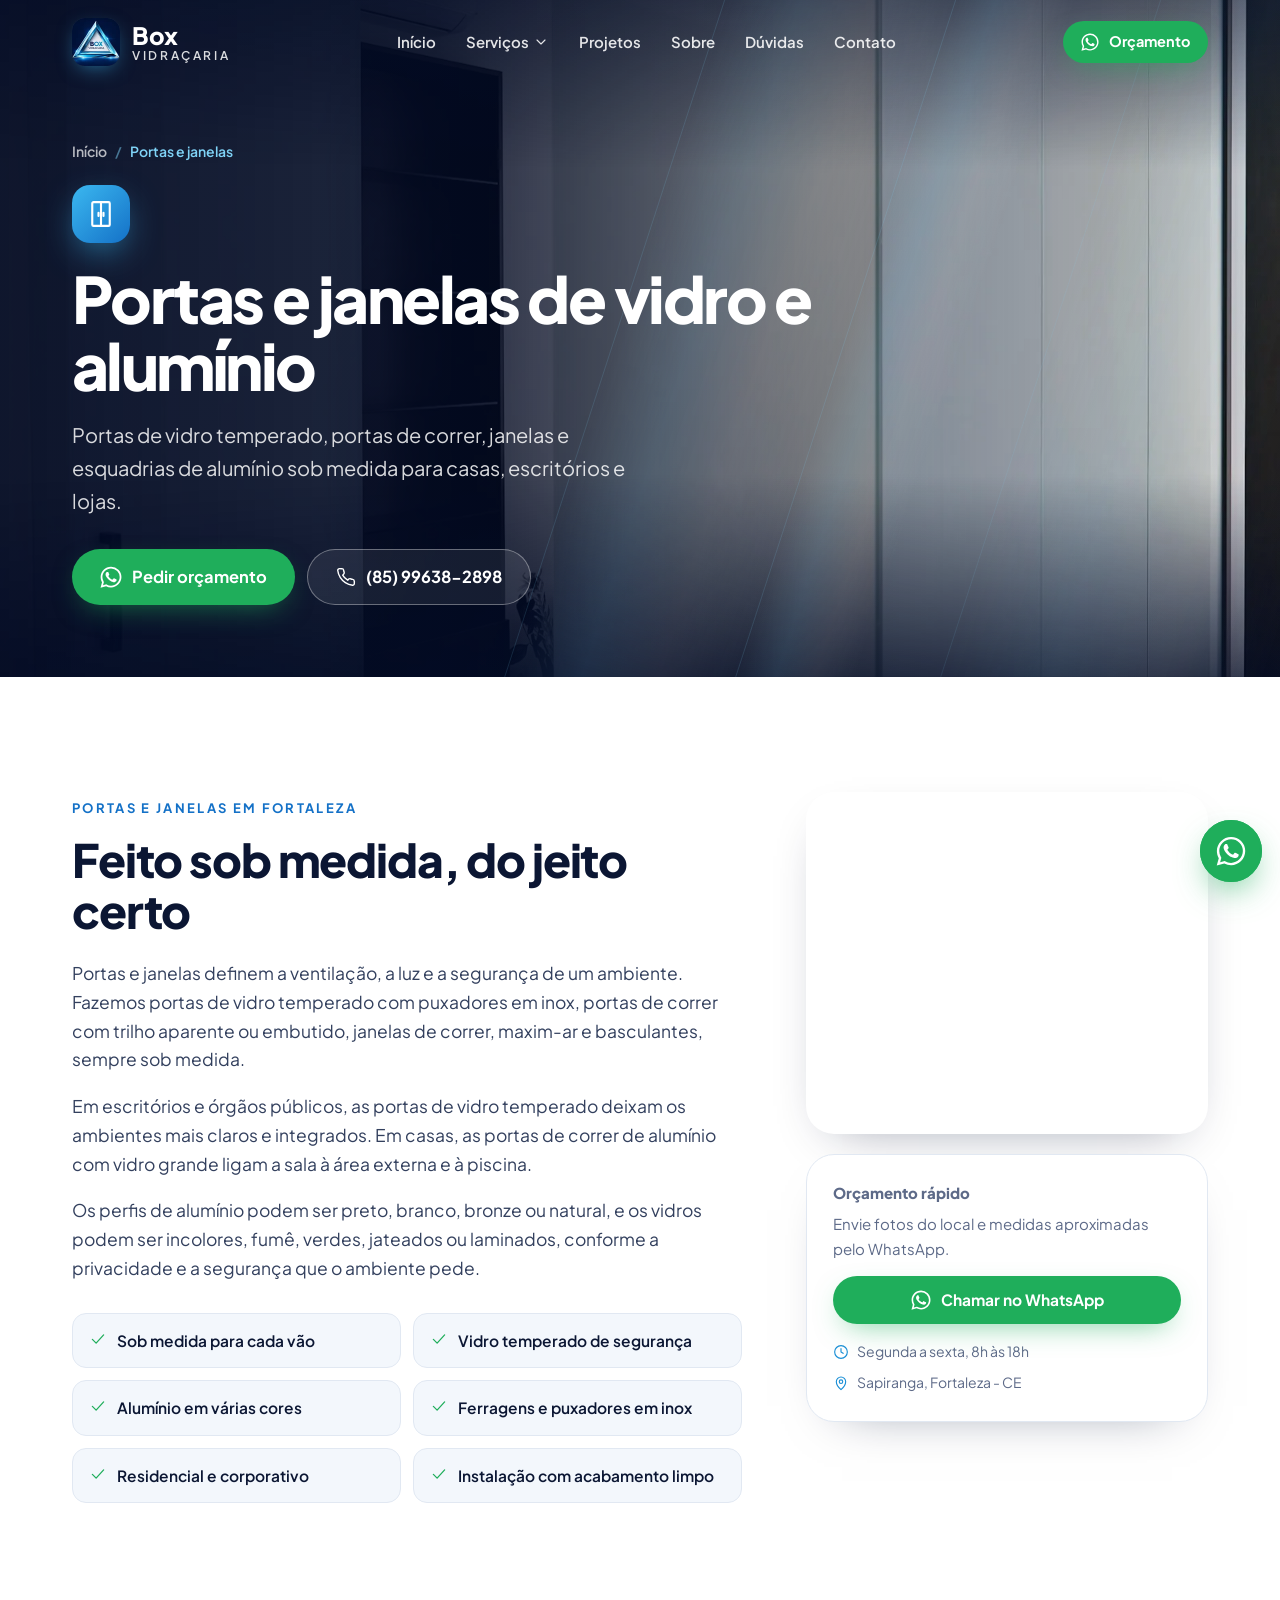
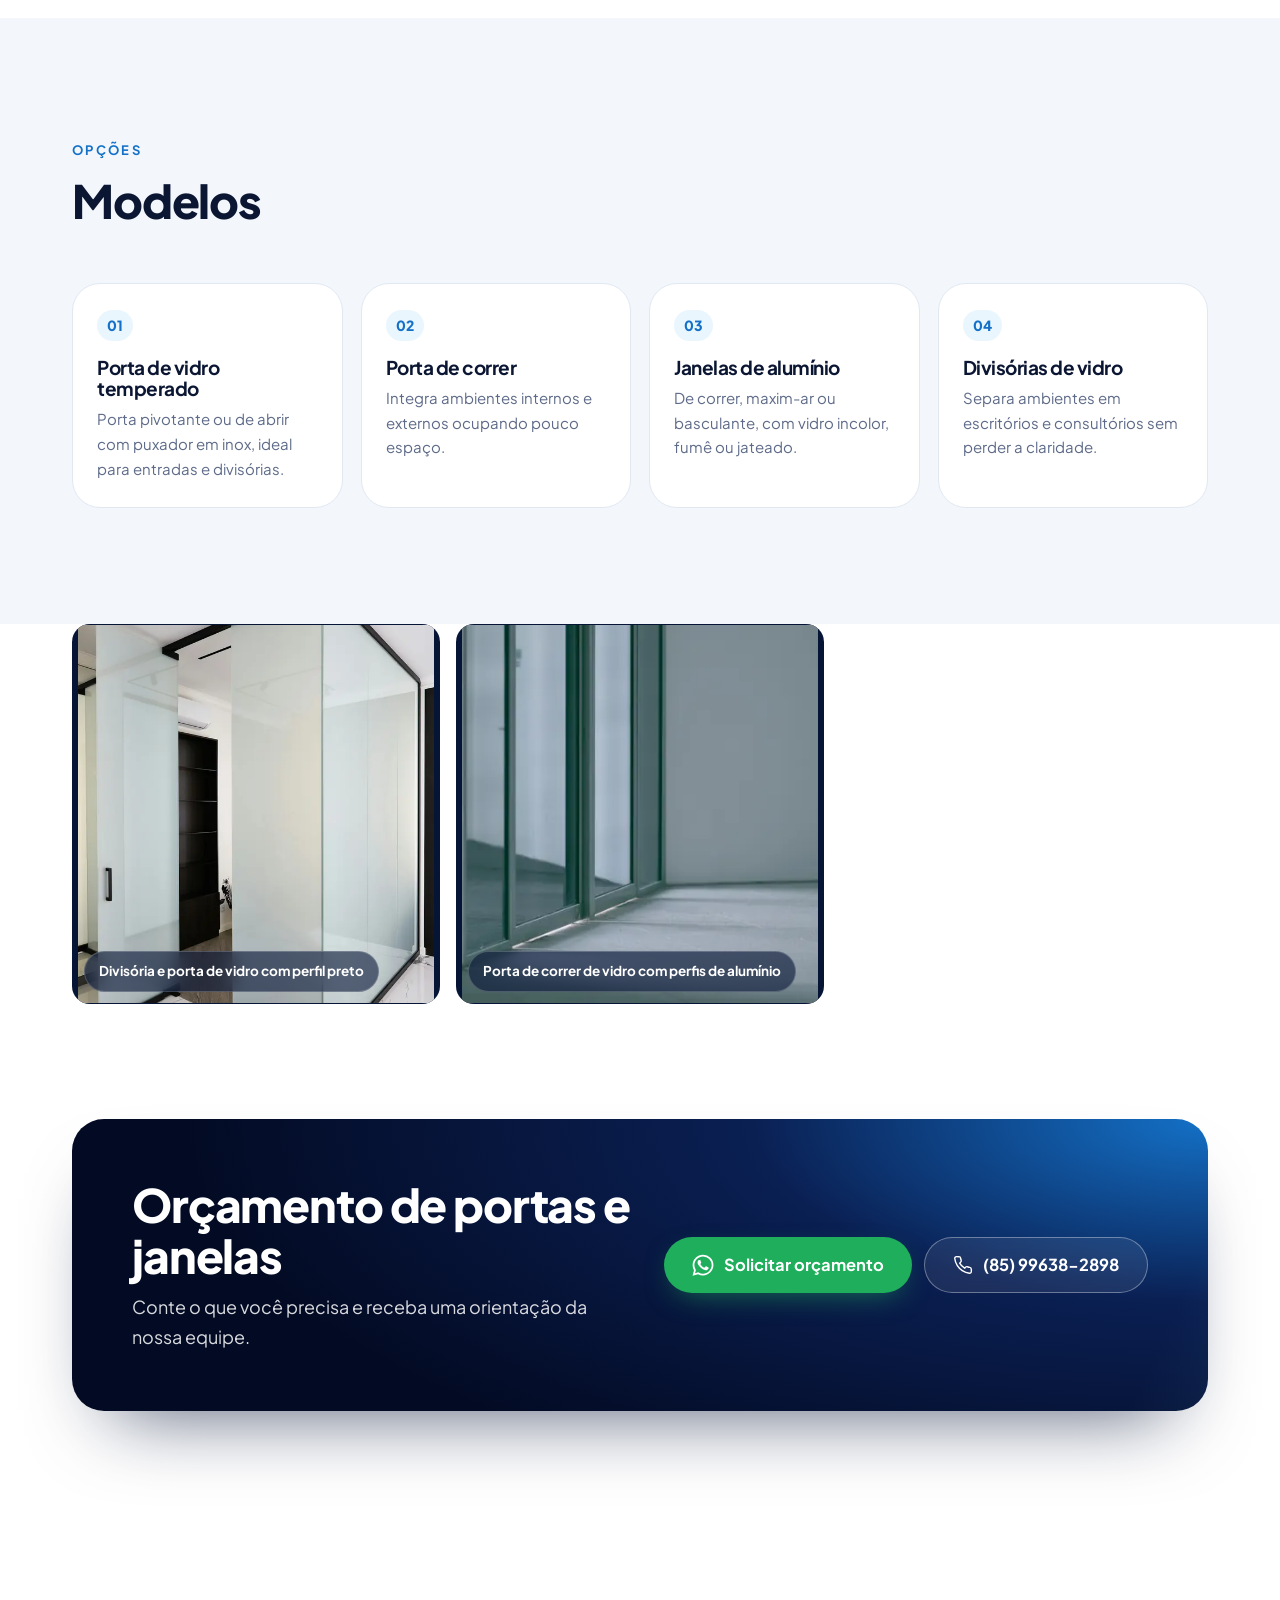
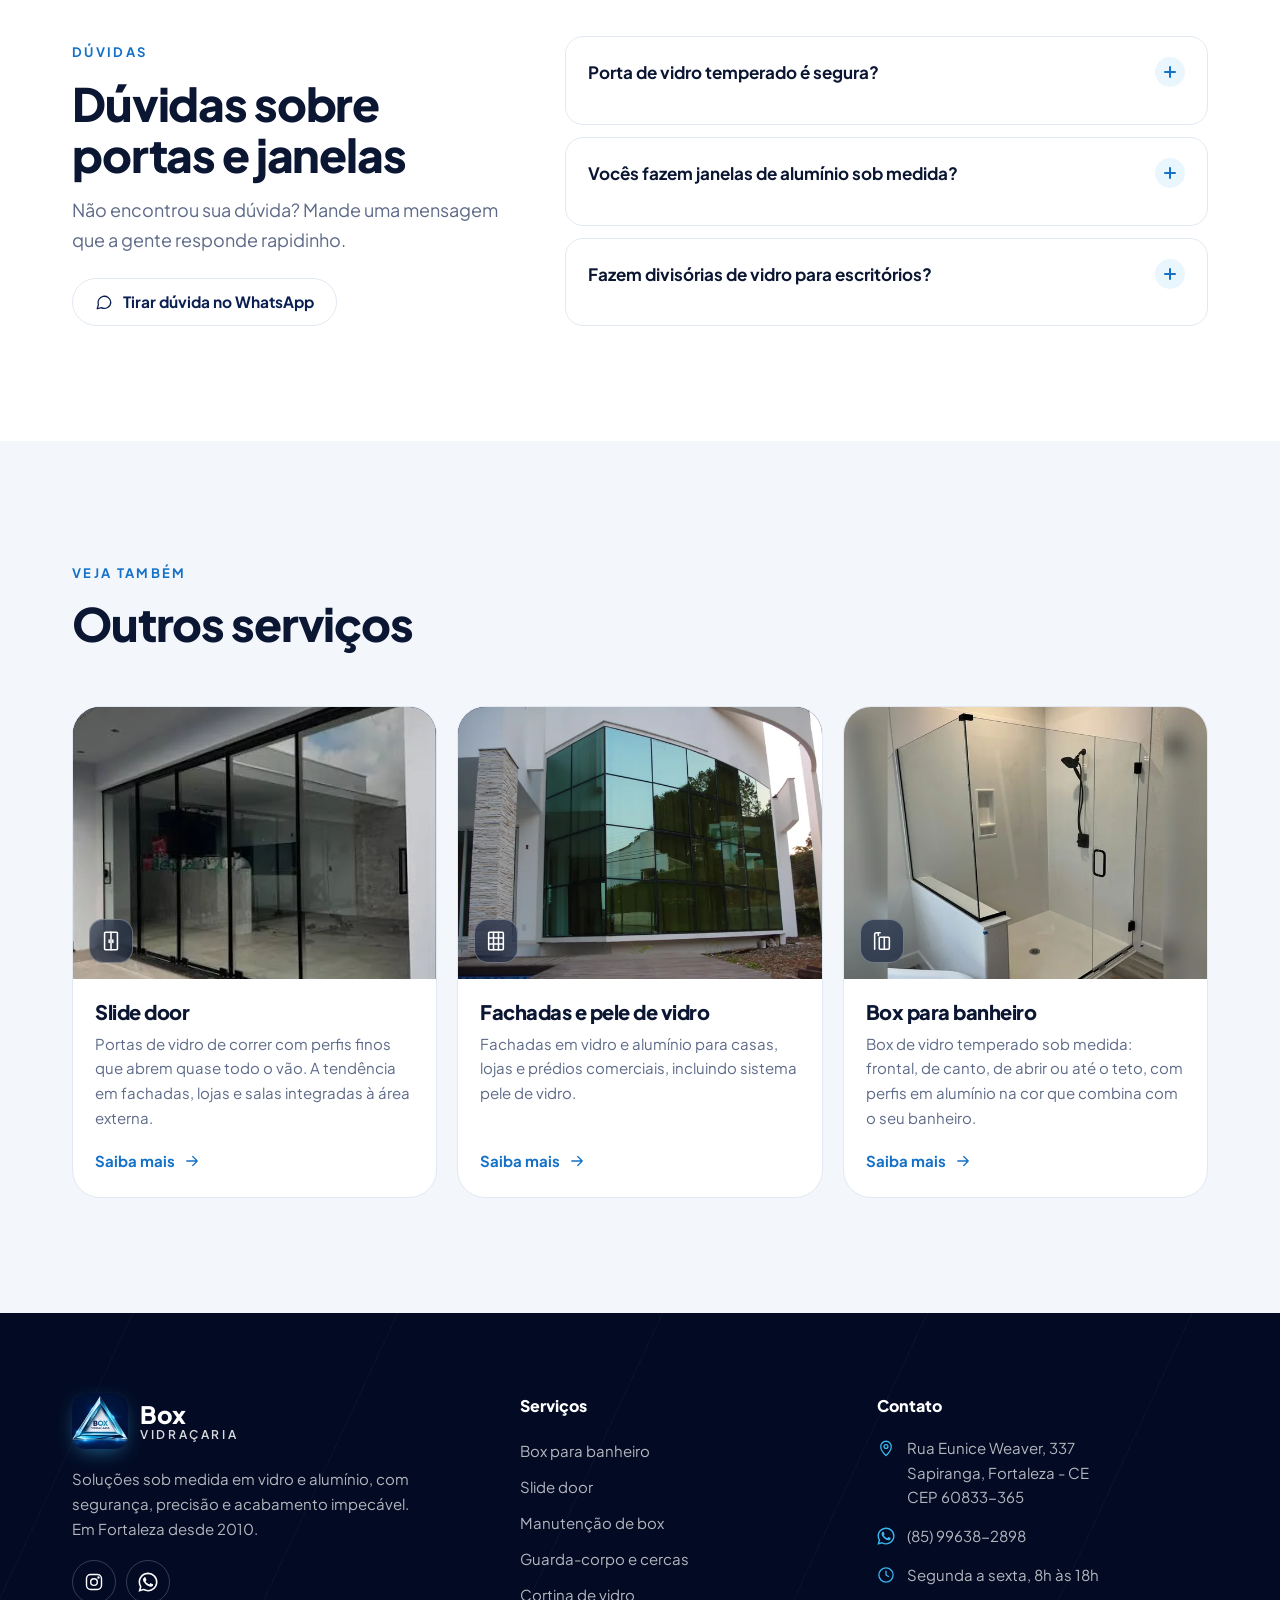
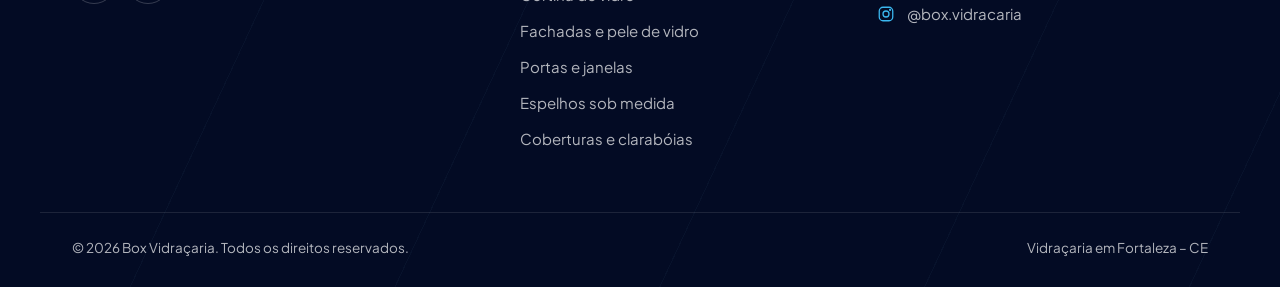
<file: portas-e-janelas/index.html>
<!doctype html>
<html lang="pt-BR">
<head>
<meta charset="utf-8">
<meta name="viewport" content="width=device-width, initial-scale=1, viewport-fit=cover">
<title>Portas e Janelas de Vidro e Alumínio em Fortaleza | Box Vidraçaria</title>
<meta name="description" content="Portas de vidro temperado, portas de correr e janelas de alumínio sob medida em Fortaleza para casas, escritórios e lojas. Medição e instalação. Orçamento.">
<link rel="canonical" href="https://boxvidracariafortaleza.com.br/portas-e-janelas/">
<meta name="robots" content="index, follow, max-image-preview:large">
<meta name="theme-color" content="#061436">
<meta name="geo.region" content="BR-CE">
<meta name="geo.placename" content="Fortaleza">
<meta property="og:type" content="website">
<meta property="og:locale" content="pt_BR">
<meta property="og:site_name" content="Box Vidraçaria">
<meta property="og:title" content="Portas e Janelas de Vidro e Alumínio em Fortaleza | Box Vidraçaria">
<meta property="og:description" content="Portas de vidro temperado, portas de correr e janelas de alumínio sob medida em Fortaleza para casas, escritórios e lojas. Medição e instalação. Orçamento.">
<meta property="og:url" content="https://boxvidracariafortaleza.com.br/portas-e-janelas/">
<meta property="og:image" content="https://boxvidracariafortaleza.com.br/assets/img/og-box-vidracaria.jpg">
<meta property="og:image:alt" content="Box Vidraçaria – vidraçaria em Fortaleza">
<meta name="twitter:card" content="summary_large_image">
<meta name="twitter:title" content="Portas e Janelas de Vidro e Alumínio em Fortaleza | Box Vidraçaria">
<meta name="twitter:description" content="Portas de vidro temperado, portas de correr e janelas de alumínio sob medida em Fortaleza para casas, escritórios e lojas. Medição e instalação. Orçamento.">
<meta name="twitter:image" content="https://boxvidracariafortaleza.com.br/assets/img/og-box-vidracaria.jpg">
<link rel="icon" href="../favicon.ico" sizes="any">
<link rel="icon" href="../favicon-32.png" type="image/png" sizes="32x32">
<link rel="apple-touch-icon" href="../apple-touch-icon.png">
<link rel="manifest" href="../site.webmanifest">
<link rel="preconnect" href="https://fonts.googleapis.com">
<link rel="preconnect" href="https://fonts.gstatic.com" crossorigin>
<link href="https://fonts.googleapis.com/css2?family=Plus+Jakarta+Sans:wght@400;500;600;700;800&display=swap" rel="stylesheet">
<link rel="stylesheet" href="../assets/css/styles.css?v=2026-11-12">
<script type="application/ld+json">{"@context":"https://schema.org","@type":"HomeAndConstructionBusiness","@id":"https://boxvidracariafortaleza.com.br/#empresa","name":"Box Vidraçaria","alternateName":"Box Vidraçaria Fortaleza","description":"Vidraçaria em Fortaleza desde 2010: box para banheiro, guarda-corpo, cortina de vidro, espelhos, portas, janelas, fachadas e pele de vidro sob medida.","url":"https://boxvidracariafortaleza.com.br/","logo":"https://boxvidracariafortaleza.com.br/logo.png","image":["https://boxvidracariafortaleza.com.br/assets/img/og-box-vidracaria.jpg","https://boxvidracariafortaleza.com.br/logo.png"],"telephone":"+5585996382898","priceRange":"$$","foundingDate":"2010","address":{"@type":"PostalAddress","streetAddress":"Rua Eunice Weaver, 337","addressLocality":"Fortaleza","addressRegion":"CE","postalCode":"60833-365","addressCountry":"BR"},"hasMap":"https://www.google.com/maps/search/?api=1&query=Rua+Eunice+Weaver+337+Sapiranga+Fortaleza+CE","areaServed":[{"@type":"City","name":"Fortaleza"},{"@type":"AdministrativeArea","name":"Região Metropolitana de Fortaleza"}],"openingHoursSpecification":[{"@type":"OpeningHoursSpecification","dayOfWeek":["Monday","Tuesday","Wednesday","Thursday","Friday"],"opens":"08:00","closes":"18:00"}],"sameAs":["https://www.instagram.com/box.vidracaria/"],"contactPoint":{"@type":"ContactPoint","telephone":"+5585996382898","contactType":"customer service","areaServed":"BR","availableLanguage":"Portuguese"},"hasOfferCatalog":{"@type":"OfferCatalog","name":"Serviços de vidraçaria","itemListElement":[{"@type":"Offer","itemOffered":{"@type":"Service","name":"Box para banheiro","url":"https://boxvidracariafortaleza.com.br/box-para-banheiro/"}},{"@type":"Offer","itemOffered":{"@type":"Service","name":"Slide door","url":"https://boxvidracariafortaleza.com.br/slide-door/"}},{"@type":"Offer","itemOffered":{"@type":"Service","name":"Manutenção de box","url":"https://boxvidracariafortaleza.com.br/manutencao-de-box/"}},{"@type":"Offer","itemOffered":{"@type":"Service","name":"Guarda-corpo e cercas","url":"https://boxvidracariafortaleza.com.br/guarda-corpo-de-vidro/"}},{"@type":"Offer","itemOffered":{"@type":"Service","name":"Cortina de vidro","url":"https://boxvidracariafortaleza.com.br/cortina-de-vidro/"}},{"@type":"Offer","itemOffered":{"@type":"Service","name":"Fachadas e pele de vidro","url":"https://boxvidracariafortaleza.com.br/fachada-pele-de-vidro/"}},{"@type":"Offer","itemOffered":{"@type":"Service","name":"Portas e janelas","url":"https://boxvidracariafortaleza.com.br/portas-e-janelas/"}},{"@type":"Offer","itemOffered":{"@type":"Service","name":"Espelhos sob medida","url":"https://boxvidracariafortaleza.com.br/espelhos-sob-medida/"}},{"@type":"Offer","itemOffered":{"@type":"Service","name":"Coberturas e clarabóias","url":"https://boxvidracariafortaleza.com.br/cobertura-de-vidro/"}}]}}</script>
<script type="application/ld+json">{"@context":"https://schema.org","@type":"Service","name":"Portas e janelas","serviceType":"Portas e janelas","description":"Portas de vidro temperado, portas de correr e janelas de alumínio sob medida em Fortaleza para casas, escritórios e lojas. Medição e instalação. Orçamento.","url":"https://boxvidracariafortaleza.com.br/portas-e-janelas/","provider":{"@id":"https://boxvidracariafortaleza.com.br/#empresa"},"areaServed":{"@type":"City","name":"Fortaleza"},"image":"https://boxvidracariafortaleza.com.br/assets/img/divisoria-vidro-1600.webp"}</script>
<script type="application/ld+json">{"@context":"https://schema.org","@type":"BreadcrumbList","itemListElement":[{"@type":"ListItem","position":1,"name":"Início","item":"https://boxvidracariafortaleza.com.br/"},{"@type":"ListItem","position":2,"name":"Portas e janelas","item":"https://boxvidracariafortaleza.com.br/portas-e-janelas/"}]}</script>
<script type="application/ld+json">{"@context":"https://schema.org","@type":"FAQPage","mainEntity":[{"@type":"Question","name":"Porta de vidro temperado é segura?","acceptedAnswer":{"@type":"Answer","text":"Sim. O vidro temperado é várias vezes mais resistente que o vidro comum e, se quebrar, se fragmenta em pedaços pequenos, reduzindo o risco de cortes."}},{"@type":"Question","name":"Vocês fazem janelas de alumínio sob medida?","acceptedAnswer":{"@type":"Answer","text":"Sim. Fazemos janelas de correr, maxim-ar e basculantes sob medida, em alumínio de várias cores."}},{"@type":"Question","name":"Fazem divisórias de vidro para escritórios?","acceptedAnswer":{"@type":"Answer","text":"Sim. Divisórias e portas de vidro temperado são ótimas para escritórios, clínicas e consultórios."}}]}</script>
</head>
<body>
<a class="skip" href="#conteudo">Pular para o conteúdo</a>
<header class="site-header" data-header>
  <div class="container nav-wrap">
    <a class="brand" href="../" aria-label="Box Vidraçaria – página inicial">
      <img src="../assets/img/logo-96.webp" srcset="../assets/img/logo-96.webp 1x, ../assets/img/logo-192.webp 2x" width="48" height="48" alt="">
      <span class="brand-text"><strong>Box</strong><small>Vidraçaria</small></span>
    </a>
    <nav class="main-nav" aria-label="Navegação principal">
      <ul>
        <li><a href="../">Início</a></li>
        <li class="has-drop">
          <button type="button" class="drop-btn" aria-expanded="false" aria-controls="drop-servicos">Serviços <svg class="ico " width="16" height="16" viewBox="0 0 24 24" fill="none" stroke="currentColor" stroke-width="1.7" stroke-linecap="round" stroke-linejoin="round" aria-hidden="true" focusable="false"><path d="M6 9l6 6 6-6"/></svg></button>
          <div class="drop" id="drop-servicos"><ul><li><a href="../box-para-banheiro/"><svg class="ico " width="18" height="18" viewBox="0 0 24 24" fill="none" stroke="currentColor" stroke-width="1.7" stroke-linecap="round" stroke-linejoin="round" aria-hidden="true" focusable="false"><path d="M4 21V5a2 2 0 0 1 2-2h4"/><path d="M8 3v3"/><rect x="9" y="8" width="11" height="13" rx="1"/><path d="M14.5 8v13"/></svg><span>Box para banheiro</span></a></li><li><a href="../slide-door/"><svg class="ico " width="18" height="18" viewBox="0 0 24 24" fill="none" stroke="currentColor" stroke-width="1.7" stroke-linecap="round" stroke-linejoin="round" aria-hidden="true" focusable="false"><rect x="5" y="2.5" width="14" height="19" rx="1"/><path d="M12 2.5v19M10 11v2.5M14 11v2.5"/></svg><span>Slide door</span></a></li><li><a href="../manutencao-de-box/"><svg class="ico " width="18" height="18" viewBox="0 0 24 24" fill="none" stroke="currentColor" stroke-width="1.7" stroke-linecap="round" stroke-linejoin="round" aria-hidden="true" focusable="false"><path d="M14.7 6.3a4 4 0 0 0-5.3 5.3L3 18v3h3l6.4-6.4a4 4 0 0 0 5.3-5.3L15 12l-3-3z"/></svg><span>Manutenção de box</span></a></li><li><a href="../guarda-corpo-de-vidro/"><svg class="ico " width="18" height="18" viewBox="0 0 24 24" fill="none" stroke="currentColor" stroke-width="1.7" stroke-linecap="round" stroke-linejoin="round" aria-hidden="true" focusable="false"><path d="M2 7h20M3 7v13M21 7v13M2 20h20"/><path d="M7.5 9.5l3 8M13 9.5l3 8" opacity=".55"/></svg><span>Guarda-corpo e cercas</span></a></li><li><a href="../cortina-de-vidro/"><svg class="ico " width="18" height="18" viewBox="0 0 24 24" fill="none" stroke="currentColor" stroke-width="1.7" stroke-linecap="round" stroke-linejoin="round" aria-hidden="true" focusable="false"><path d="M2 4h20M3 20h18"/><path d="M5 4v16M10 4v16M15 4v16M20 4v16"/><path d="M6.5 9l2 2M11.5 9l2 2M16.5 9l2 2" opacity=".55"/></svg><span>Cortina de vidro</span></a></li><li><a href="../fachada-pele-de-vidro/"><svg class="ico " width="18" height="18" viewBox="0 0 24 24" fill="none" stroke="currentColor" stroke-width="1.7" stroke-linecap="round" stroke-linejoin="round" aria-hidden="true" focusable="false"><rect x="4" y="2.5" width="16" height="19" rx="1"/><path d="M4 8.8h16M4 15.2h16M9.3 2.5v19M14.7 2.5v19"/></svg><span>Fachadas e pele de vidro</span></a></li><li><a href="../portas-e-janelas/"><svg class="ico " width="18" height="18" viewBox="0 0 24 24" fill="none" stroke="currentColor" stroke-width="1.7" stroke-linecap="round" stroke-linejoin="round" aria-hidden="true" focusable="false"><rect x="5" y="2.5" width="14" height="19" rx="1"/><path d="M12 2.5v19M10 11v2.5M14 11v2.5"/></svg><span>Portas e janelas</span></a></li><li><a href="../espelhos-sob-medida/"><svg class="ico " width="18" height="18" viewBox="0 0 24 24" fill="none" stroke="currentColor" stroke-width="1.7" stroke-linecap="round" stroke-linejoin="round" aria-hidden="true" focusable="false"><ellipse cx="12" cy="10" rx="6.5" ry="8"/><path d="M9 7.5c.8-1.6 2-2.4 3.5-2.6M12 18v3M8.5 21h7"/></svg><span>Espelhos sob medida</span></a></li><li><a href="../cobertura-de-vidro/"><svg class="ico " width="18" height="18" viewBox="0 0 24 24" fill="none" stroke="currentColor" stroke-width="1.7" stroke-linecap="round" stroke-linejoin="round" aria-hidden="true" focusable="false"><path d="M2 13L12 4l10 9"/><path d="M5.5 10v10h13V10"/><path d="M8.5 8.2l3.5 3.3 3.5-3.3" opacity=".55"/></svg><span>Coberturas e clarabóias</span></a></li></ul></div>
        </li>
        <li><a href="../#projetos">Projetos</a></li>
        <li><a href="../#sobre">Sobre</a></li>
        <li><a href="../#duvidas">Dúvidas</a></li>
        <li><a href="../#contato">Contato</a></li>
      </ul>
    </nav>
    <div class="nav-actions">
      <a class="btn btn-wa btn-sm hide-sm" href="https://wa.me/5585996382898?text=Ol%C3%A1%21%20Vim%20pelo%20site%20e%20gostaria%20de%20um%20or%C3%A7amento." target="_blank" rel="noopener"><svg class="ico " width="18" height="18" viewBox="0 0 24 24" fill="currentColor" aria-hidden="true" focusable="false"><path d="M17.47 14.38c-.3-.15-1.75-.86-2.02-.96-.27-.1-.47-.15-.66.15-.2.3-.76.96-.93 1.16-.17.2-.34.22-.64.07-.3-.15-1.25-.46-2.38-1.47-.88-.79-1.47-1.76-1.65-2.06-.17-.3-.02-.46.13-.6.13-.14.3-.35.45-.52.15-.17.2-.3.3-.5.1-.2.05-.37-.02-.52-.08-.15-.67-1.6-.92-2.2-.24-.58-.49-.5-.67-.5h-.57c-.2 0-.52.07-.79.37-.27.3-1.04 1.02-1.04 2.48 0 1.46 1.07 2.88 1.21 3.08.15.2 2.1 3.2 5.08 4.49.71.31 1.26.49 1.7.63.71.23 1.36.2 1.87.12.57-.09 1.75-.72 2-1.41.25-.69.25-1.29.17-1.41-.07-.12-.27-.2-.57-.35zM12.04 21.5h-.01a9.4 9.4 0 0 1-4.8-1.31l-.34-.2-3.57.94.95-3.48-.22-.36a9.41 9.41 0 0 1-1.44-5.02c0-5.2 4.23-9.43 9.44-9.43a9.37 9.37 0 0 1 6.67 2.77 9.37 9.37 0 0 1 2.76 6.67c0 5.2-4.24 9.42-9.44 9.42zm8.03-17.46A11.27 11.27 0 0 0 12.04.72C5.79.72.7 5.8.7 12.06c0 2 .52 3.95 1.52 5.67L.6 23.6l6.02-1.58a11.33 11.33 0 0 0 5.42 1.38h.01c6.25 0 11.34-5.09 11.34-11.34 0-3.03-1.18-5.88-3.32-8.02z"/></svg><span>Orçamento</span></a>
      <button class="menu-btn" type="button" aria-expanded="false" aria-controls="menu-movel" aria-label="Abrir menu" data-menu-btn>
        <span class="menu-ico"><svg class="ico " width="22" height="22" viewBox="0 0 24 24" fill="none" stroke="currentColor" stroke-width="1.7" stroke-linecap="round" stroke-linejoin="round" aria-hidden="true" focusable="false"><path d="M4 7h16M4 12h16M4 17h16"/></svg></span><span class="close-ico"><svg class="ico " width="22" height="22" viewBox="0 0 24 24" fill="none" stroke="currentColor" stroke-width="1.7" stroke-linecap="round" stroke-linejoin="round" aria-hidden="true" focusable="false"><path d="M6 6l12 12M18 6L6 18"/></svg></span>
      </button>
    </div>
  </div>
  <div class="mobile-menu" id="menu-movel" data-menu hidden>
    <div class="container">
      <p class="mm-label">Serviços</p>
      <ul class="mm-services"><li><a href="../box-para-banheiro/">Box para banheiro</a></li><li><a href="../slide-door/">Slide door</a></li><li><a href="../manutencao-de-box/">Manutenção de box</a></li><li><a href="../guarda-corpo-de-vidro/">Guarda-corpo e cercas</a></li><li><a href="../cortina-de-vidro/">Cortina de vidro</a></li><li><a href="../fachada-pele-de-vidro/">Fachadas e pele de vidro</a></li><li><a href="../portas-e-janelas/">Portas e janelas</a></li><li><a href="../espelhos-sob-medida/">Espelhos sob medida</a></li><li><a href="../cobertura-de-vidro/">Coberturas e clarabóias</a></li></ul>
      <ul class="mm-main">
        <li><a href="../">Início</a></li>
        <li><a href="../#projetos">Projetos</a></li>
        <li><a href="../#sobre">Sobre</a></li>
        <li><a href="../#duvidas">Dúvidas</a></li>
        <li><a href="../#contato">Contato</a></li>
      </ul>
      <a class="btn btn-wa btn-block" href="https://wa.me/5585996382898?text=Ol%C3%A1%21%20Vim%20pelo%20site%20e%20gostaria%20de%20um%20or%C3%A7amento." target="_blank" rel="noopener"><svg class="ico " width="20" height="20" viewBox="0 0 24 24" fill="currentColor" aria-hidden="true" focusable="false"><path d="M17.47 14.38c-.3-.15-1.75-.86-2.02-.96-.27-.1-.47-.15-.66.15-.2.3-.76.96-.93 1.16-.17.2-.34.22-.64.07-.3-.15-1.25-.46-2.38-1.47-.88-.79-1.47-1.76-1.65-2.06-.17-.3-.02-.46.13-.6.13-.14.3-.35.45-.52.15-.17.2-.3.3-.5.1-.2.05-.37-.02-.52-.08-.15-.67-1.6-.92-2.2-.24-.58-.49-.5-.67-.5h-.57c-.2 0-.52.07-.79.37-.27.3-1.04 1.02-1.04 2.48 0 1.46 1.07 2.88 1.21 3.08.15.2 2.1 3.2 5.08 4.49.71.31 1.26.49 1.7.63.71.23 1.36.2 1.87.12.57-.09 1.75-.72 2-1.41.25-.69.25-1.29.17-1.41-.07-.12-.27-.2-.57-.35zM12.04 21.5h-.01a9.4 9.4 0 0 1-4.8-1.31l-.34-.2-3.57.94.95-3.48-.22-.36a9.41 9.41 0 0 1-1.44-5.02c0-5.2 4.23-9.43 9.44-9.43a9.37 9.37 0 0 1 6.67 2.77 9.37 9.37 0 0 1 2.76 6.67c0 5.2-4.24 9.42-9.44 9.42zm8.03-17.46A11.27 11.27 0 0 0 12.04.72C5.79.72.7 5.8.7 12.06c0 2 .52 3.95 1.52 5.67L.6 23.6l6.02-1.58a11.33 11.33 0 0 0 5.42 1.38h.01c6.25 0 11.34-5.09 11.34-11.34 0-3.03-1.18-5.88-3.32-8.02z"/></svg><span>Pedir orçamento no WhatsApp</span></a>
      <a class="mm-phone" href="tel:+5585996382898"><svg class="ico " width="18" height="18" viewBox="0 0 24 24" fill="none" stroke="currentColor" stroke-width="1.7" stroke-linecap="round" stroke-linejoin="round" aria-hidden="true" focusable="false"><path d="M22 16.9v3a2 2 0 0 1-2.2 2 19.8 19.8 0 0 1-8.6-3.1 19.5 19.5 0 0 1-6-6A19.8 19.8 0 0 1 2.1 4.2 2 2 0 0 1 4.1 2h3a2 2 0 0 1 2 1.7c.1.9.4 1.8.7 2.7a2 2 0 0 1-.5 2.1L8 9.8a16 16 0 0 0 6 6l1.3-1.3a2 2 0 0 1 2.1-.4c.9.3 1.8.6 2.7.7a2 2 0 0 1 1.7 2z"/></svg> (85) 99638-2898</a>
    </div>
  </div>
</header>

<main id="conteudo">
<section class="page-hero" aria-labelledby="page-title">
  <div class="page-hero-bg" aria-hidden="true"><img src="../assets/img/divisoria-vidro-1600.webp" srcset="../assets/img/divisoria-vidro-640.webp 640w, ../assets/img/divisoria-vidro-1024.webp 1024w, ../assets/img/divisoria-vidro-1600.webp 1600w" sizes="100vw" width="1600" height="2400" alt="" fetchpriority="high"></div>
  <div class="hero-shade" aria-hidden="true"></div>
  <div class="hero-glass" aria-hidden="true"><span></span><span></span><span></span></div>
  <div class="container page-hero-inner">
    <nav class="crumbs hero-in" style="--i:0" aria-label="Você está em">
      <ol><li><a href="../">Início</a></li><li aria-current="page">Portas e janelas</li></ol>
    </nav>
    <span class="page-ico hero-in" style="--i:1"><svg class="ico " width="30" height="30" viewBox="0 0 24 24" fill="none" stroke="currentColor" stroke-width="1.7" stroke-linecap="round" stroke-linejoin="round" aria-hidden="true" focusable="false"><rect x="5" y="2.5" width="14" height="19" rx="1"/><path d="M12 2.5v19M10 11v2.5M14 11v2.5"/></svg></span>
    <h1 id="page-title" class="page-title hero-in" style="--i:2">Portas e janelas de vidro e alumínio</h1>
    <p class="hero-lead hero-in" style="--i:3">Portas de vidro temperado, portas de correr, janelas e esquadrias de alumínio sob medida para casas, escritórios e lojas.</p>
    <div class="hero-ctas hero-in" style="--i:4">
      <a class="btn btn-wa btn-lg" href="https://wa.me/5585996382898?text=Ol%C3%A1%21%20Vim%20pelo%20site%20e%20gostaria%20de%20um%20or%C3%A7amento%20de%20portas%20e%20janelas." target="_blank" rel="noopener"><svg class="ico " width="22" height="22" viewBox="0 0 24 24" fill="currentColor" aria-hidden="true" focusable="false"><path d="M17.47 14.38c-.3-.15-1.75-.86-2.02-.96-.27-.1-.47-.15-.66.15-.2.3-.76.96-.93 1.16-.17.2-.34.22-.64.07-.3-.15-1.25-.46-2.38-1.47-.88-.79-1.47-1.76-1.65-2.06-.17-.3-.02-.46.13-.6.13-.14.3-.35.45-.52.15-.17.2-.3.3-.5.1-.2.05-.37-.02-.52-.08-.15-.67-1.6-.92-2.2-.24-.58-.49-.5-.67-.5h-.57c-.2 0-.52.07-.79.37-.27.3-1.04 1.02-1.04 2.48 0 1.46 1.07 2.88 1.21 3.08.15.2 2.1 3.2 5.08 4.49.71.31 1.26.49 1.7.63.71.23 1.36.2 1.87.12.57-.09 1.75-.72 2-1.41.25-.69.25-1.29.17-1.41-.07-.12-.27-.2-.57-.35zM12.04 21.5h-.01a9.4 9.4 0 0 1-4.8-1.31l-.34-.2-3.57.94.95-3.48-.22-.36a9.41 9.41 0 0 1-1.44-5.02c0-5.2 4.23-9.43 9.44-9.43a9.37 9.37 0 0 1 6.67 2.77 9.37 9.37 0 0 1 2.76 6.67c0 5.2-4.24 9.42-9.44 9.42zm8.03-17.46A11.27 11.27 0 0 0 12.04.72C5.79.72.7 5.8.7 12.06c0 2 .52 3.95 1.52 5.67L.6 23.6l6.02-1.58a11.33 11.33 0 0 0 5.42 1.38h.01c6.25 0 11.34-5.09 11.34-11.34 0-3.03-1.18-5.88-3.32-8.02z"/></svg><span>Pedir orçamento</span></a>
      <a class="btn btn-ghost-light btn-lg" href="tel:+5585996382898"><svg class="ico " width="20" height="20" viewBox="0 0 24 24" fill="none" stroke="currentColor" stroke-width="1.7" stroke-linecap="round" stroke-linejoin="round" aria-hidden="true" focusable="false"><path d="M22 16.9v3a2 2 0 0 1-2.2 2 19.8 19.8 0 0 1-8.6-3.1 19.5 19.5 0 0 1-6-6A19.8 19.8 0 0 1 2.1 4.2 2 2 0 0 1 4.1 2h3a2 2 0 0 1 2 1.7c.1.9.4 1.8.7 2.7a2 2 0 0 1-.5 2.1L8 9.8a16 16 0 0 0 6 6l1.3-1.3a2 2 0 0 1 2.1-.4c.9.3 1.8.6 2.7.7a2 2 0 0 1 1.7 2z"/></svg><span>(85) 99638-2898</span></a>
    </div>
  </div>
</section>

<section class="section" aria-labelledby="intro-title">
  <div class="container svc-grid">
    <div class="svc-copy">
      <p class="eyebrow" data-reveal>Portas e janelas em Fortaleza</p>
      <h2 id="intro-title" class="h2" data-reveal>Feito sob medida, do jeito certo</h2>
      <div class="prose" data-reveal><p>Portas e janelas definem a ventilação, a luz e a segurança de um ambiente. Fazemos portas de vidro temperado com puxadores em inox, portas de correr com trilho aparente ou embutido, janelas de correr, maxim-ar e basculantes, sempre sob medida.</p><p>Em escritórios e órgãos públicos, as portas de vidro temperado deixam os ambientes mais claros e integrados. Em casas, as portas de correr de alumínio com vidro grande ligam a sala à área externa e à piscina.</p><p>Os perfis de alumínio podem ser preto, branco, bronze ou natural, e os vidros podem ser incolores, fumê, verdes, jateados ou laminados, conforme a privacidade e a segurança que o ambiente pede.</p></div>
      <ul class="benefits" data-reveal><li><svg class="ico " width="18" height="18" viewBox="0 0 24 24" fill="none" stroke="currentColor" stroke-width="1.7" stroke-linecap="round" stroke-linejoin="round" aria-hidden="true" focusable="false"><path d="M4.5 12.5l5 5 10-11"/></svg><span>Sob medida para cada vão</span></li><li><svg class="ico " width="18" height="18" viewBox="0 0 24 24" fill="none" stroke="currentColor" stroke-width="1.7" stroke-linecap="round" stroke-linejoin="round" aria-hidden="true" focusable="false"><path d="M4.5 12.5l5 5 10-11"/></svg><span>Vidro temperado de segurança</span></li><li><svg class="ico " width="18" height="18" viewBox="0 0 24 24" fill="none" stroke="currentColor" stroke-width="1.7" stroke-linecap="round" stroke-linejoin="round" aria-hidden="true" focusable="false"><path d="M4.5 12.5l5 5 10-11"/></svg><span>Alumínio em várias cores</span></li><li><svg class="ico " width="18" height="18" viewBox="0 0 24 24" fill="none" stroke="currentColor" stroke-width="1.7" stroke-linecap="round" stroke-linejoin="round" aria-hidden="true" focusable="false"><path d="M4.5 12.5l5 5 10-11"/></svg><span>Ferragens e puxadores em inox</span></li><li><svg class="ico " width="18" height="18" viewBox="0 0 24 24" fill="none" stroke="currentColor" stroke-width="1.7" stroke-linecap="round" stroke-linejoin="round" aria-hidden="true" focusable="false"><path d="M4.5 12.5l5 5 10-11"/></svg><span>Residencial e corporativo</span></li><li><svg class="ico " width="18" height="18" viewBox="0 0 24 24" fill="none" stroke="currentColor" stroke-width="1.7" stroke-linecap="round" stroke-linejoin="round" aria-hidden="true" focusable="false"><path d="M4.5 12.5l5 5 10-11"/></svg><span>Instalação com acabamento limpo</span></li></ul>
    </div>
    <aside class="svc-side">
      <div class="svc-photo" data-reveal><img src="../assets/img/divisoria-vidro-1600.webp" srcset="../assets/img/divisoria-vidro-640.webp 640w, ../assets/img/divisoria-vidro-1024.webp 1024w, ../assets/img/divisoria-vidro-1600.webp 1600w" sizes="(min-width: 1000px) 38vw, 100vw" width="1600" height="2400" alt="Divisória e porta de vidro com perfil preto" loading="lazy" decoding="async"></div>
      <div class="side-card" data-reveal>
        <p class="side-title">Orçamento rápido</p>
        <p>Envie fotos do local e medidas aproximadas pelo WhatsApp.</p>
        <a class="btn btn-wa btn-block" href="https://wa.me/5585996382898?text=Ol%C3%A1%21%20Vim%20pelo%20site%20e%20gostaria%20de%20um%20or%C3%A7amento%20de%20portas%20e%20janelas." target="_blank" rel="noopener"><svg class="ico " width="20" height="20" viewBox="0 0 24 24" fill="currentColor" aria-hidden="true" focusable="false"><path d="M17.47 14.38c-.3-.15-1.75-.86-2.02-.96-.27-.1-.47-.15-.66.15-.2.3-.76.96-.93 1.16-.17.2-.34.22-.64.07-.3-.15-1.25-.46-2.38-1.47-.88-.79-1.47-1.76-1.65-2.06-.17-.3-.02-.46.13-.6.13-.14.3-.35.45-.52.15-.17.2-.3.3-.5.1-.2.05-.37-.02-.52-.08-.15-.67-1.6-.92-2.2-.24-.58-.49-.5-.67-.5h-.57c-.2 0-.52.07-.79.37-.27.3-1.04 1.02-1.04 2.48 0 1.46 1.07 2.88 1.21 3.08.15.2 2.1 3.2 5.08 4.49.71.31 1.26.49 1.7.63.71.23 1.36.2 1.87.12.57-.09 1.75-.72 2-1.41.25-.69.25-1.29.17-1.41-.07-.12-.27-.2-.57-.35zM12.04 21.5h-.01a9.4 9.4 0 0 1-4.8-1.31l-.34-.2-3.57.94.95-3.48-.22-.36a9.41 9.41 0 0 1-1.44-5.02c0-5.2 4.23-9.43 9.44-9.43a9.37 9.37 0 0 1 6.67 2.77 9.37 9.37 0 0 1 2.76 6.67c0 5.2-4.24 9.42-9.44 9.42zm8.03-17.46A11.27 11.27 0 0 0 12.04.72C5.79.72.7 5.8.7 12.06c0 2 .52 3.95 1.52 5.67L.6 23.6l6.02-1.58a11.33 11.33 0 0 0 5.42 1.38h.01c6.25 0 11.34-5.09 11.34-11.34 0-3.03-1.18-5.88-3.32-8.02z"/></svg><span>Chamar no WhatsApp</span></a>
        <ul class="side-info">
          <li><svg class="ico " width="16" height="16" viewBox="0 0 24 24" fill="none" stroke="currentColor" stroke-width="1.7" stroke-linecap="round" stroke-linejoin="round" aria-hidden="true" focusable="false"><circle cx="12" cy="12" r="9.5"/><path d="M12 7v5l3.2 2"/></svg> Segunda a sexta, 8h às 18h</li>
          <li><svg class="ico " width="16" height="16" viewBox="0 0 24 24" fill="none" stroke="currentColor" stroke-width="1.7" stroke-linecap="round" stroke-linejoin="round" aria-hidden="true" focusable="false"><path d="M12 22s7-6.2 7-12a7 7 0 1 0-14 0c0 5.8 7 12 7 12z"/><circle cx="12" cy="10" r="2.6"/></svg> Sapiranga, Fortaleza - CE</li>
        </ul>
      </div>
    </aside>
  </div>
</section>

<section class="section soft" aria-labelledby="opt-title">
  <div class="container">
    <div class="section-head" data-reveal>
      <p class="eyebrow">Opções</p>
      <h2 id="opt-title" class="h2">Modelos</h2>
    </div>
    <ol class="opts">
          <li class="opt" data-reveal style="--d:0ms"><span class="opt-n">01</span><h3>Porta de vidro temperado</h3><p>Porta pivotante ou de abrir com puxador em inox, ideal para entradas e divisórias.</p></li>
          <li class="opt" data-reveal style="--d:70ms"><span class="opt-n">02</span><h3>Porta de correr</h3><p>Integra ambientes internos e externos ocupando pouco espaço.</p></li>
          <li class="opt" data-reveal style="--d:140ms"><span class="opt-n">03</span><h3>Janelas de alumínio</h3><p>De correr, maxim-ar ou basculante, com vidro incolor, fumê ou jateado.</p></li>
          <li class="opt" data-reveal style="--d:210ms"><span class="opt-n">04</span><h3>Divisórias de vidro</h3><p>Separa ambientes em escritórios e consultórios sem perder a claridade.</p></li>
    </ol>
  </div>
</section>

<section class="section pt-0" aria-label="Fotos de portas e janelas">
  <div class="container">
    <div class="gallery gallery-sm">
          <figure class="g-item" data-reveal style="--d:0ms">
            <button type="button" class="g-btn" data-lb data-cap="Divisória e porta de vidro com perfil preto" aria-label="Ampliar foto: Divisória e porta de vidro com perfil preto"><img src="../assets/img/divisoria-vidro-1600.webp" srcset="../assets/img/divisoria-vidro-640.webp 640w, ../assets/img/divisoria-vidro-1024.webp 1024w, ../assets/img/divisoria-vidro-1600.webp 1600w" sizes="(min-width: 900px) 33vw, 100vw" width="1600" height="2400" alt="Divisória e porta de vidro com perfil preto" loading="lazy" decoding="async"></button>
            <figcaption>Divisória e porta de vidro com perfil preto</figcaption>
          </figure>
          <figure class="g-item" data-reveal style="--d:80ms">
            <button type="button" class="g-btn" data-lb data-cap="Porta de correr de vidro com perfis de alumínio" aria-label="Ampliar foto: Porta de correr de vidro com perfis de alumínio"><img src="../assets/img/portas-corporativo-1600.webp" srcset="../assets/img/portas-corporativo-640.webp 640w, ../assets/img/portas-corporativo-1024.webp 1024w, ../assets/img/portas-corporativo-1600.webp 1600w" sizes="(min-width: 900px) 33vw, 100vw" width="1600" height="1067" alt="Porta de correr de vidro com perfis de alumínio" loading="lazy" decoding="async"></button>
            <figcaption>Porta de correr de vidro com perfis de alumínio</figcaption>
          </figure>
    </div>
  </div>
</section>

<section class="cta-band" aria-label="Solicitar orçamento">
  <div class="container">
    <div class="cta-card" data-reveal>
      <div class="cta-shine" aria-hidden="true"></div>
      <div>
        <h2 class="h2">Orçamento de portas e janelas</h2>
        <p>Conte o que você precisa e receba uma orientação da nossa equipe.</p>
      </div>
      <div class="cta-actions">
        <a class="btn btn-wa btn-lg" href="https://wa.me/5585996382898?text=Ol%C3%A1%21%20Vim%20pelo%20site%20e%20gostaria%20de%20um%20or%C3%A7amento%20de%20portas%20e%20janelas." target="_blank" rel="noopener"><svg class="ico " width="22" height="22" viewBox="0 0 24 24" fill="currentColor" aria-hidden="true" focusable="false"><path d="M17.47 14.38c-.3-.15-1.75-.86-2.02-.96-.27-.1-.47-.15-.66.15-.2.3-.76.96-.93 1.16-.17.2-.34.22-.64.07-.3-.15-1.25-.46-2.38-1.47-.88-.79-1.47-1.76-1.65-2.06-.17-.3-.02-.46.13-.6.13-.14.3-.35.45-.52.15-.17.2-.3.3-.5.1-.2.05-.37-.02-.52-.08-.15-.67-1.6-.92-2.2-.24-.58-.49-.5-.67-.5h-.57c-.2 0-.52.07-.79.37-.27.3-1.04 1.02-1.04 2.48 0 1.46 1.07 2.88 1.21 3.08.15.2 2.1 3.2 5.08 4.49.71.31 1.26.49 1.7.63.71.23 1.36.2 1.87.12.57-.09 1.75-.72 2-1.41.25-.69.25-1.29.17-1.41-.07-.12-.27-.2-.57-.35zM12.04 21.5h-.01a9.4 9.4 0 0 1-4.8-1.31l-.34-.2-3.57.94.95-3.48-.22-.36a9.41 9.41 0 0 1-1.44-5.02c0-5.2 4.23-9.43 9.44-9.43a9.37 9.37 0 0 1 6.67 2.77 9.37 9.37 0 0 1 2.76 6.67c0 5.2-4.24 9.42-9.44 9.42zm8.03-17.46A11.27 11.27 0 0 0 12.04.72C5.79.72.7 5.8.7 12.06c0 2 .52 3.95 1.52 5.67L.6 23.6l6.02-1.58a11.33 11.33 0 0 0 5.42 1.38h.01c6.25 0 11.34-5.09 11.34-11.34 0-3.03-1.18-5.88-3.32-8.02z"/></svg><span>Solicitar orçamento</span></a>
        <a class="btn btn-ghost-light btn-lg" href="tel:+5585996382898"><svg class="ico " width="20" height="20" viewBox="0 0 24 24" fill="none" stroke="currentColor" stroke-width="1.7" stroke-linecap="round" stroke-linejoin="round" aria-hidden="true" focusable="false"><path d="M22 16.9v3a2 2 0 0 1-2.2 2 19.8 19.8 0 0 1-8.6-3.1 19.5 19.5 0 0 1-6-6A19.8 19.8 0 0 1 2.1 4.2 2 2 0 0 1 4.1 2h3a2 2 0 0 1 2 1.7c.1.9.4 1.8.7 2.7a2 2 0 0 1-.5 2.1L8 9.8a16 16 0 0 0 6 6l1.3-1.3a2 2 0 0 1 2.1-.4c.9.3 1.8.6 2.7.7a2 2 0 0 1 1.7 2z"/></svg><span>(85) 99638-2898</span></a>
      </div>
    </div>
  </div>
</section>


<section class="section faq" id="duvidas" aria-labelledby="faq-title">
  <div class="container faq-grid">
    <div class="faq-head" data-reveal>
      <p class="eyebrow">Dúvidas</p>
      <h2 id="faq-title" class="h2">Dúvidas sobre portas e janelas</h2>
      <p class="lead-sm">Não encontrou sua dúvida? Mande uma mensagem que a gente responde rapidinho.</p>
      <a class="btn btn-outline" href="https://wa.me/5585996382898?text=Ol%C3%A1%21%20Tenho%20uma%20d%C3%BAvida%20sobre%20os%20servi%C3%A7os%20da%20Box%20Vidra%C3%A7aria." target="_blank" rel="noopener"><svg class="ico " width="18" height="18" viewBox="0 0 24 24" fill="none" stroke="currentColor" stroke-width="1.7" stroke-linecap="round" stroke-linejoin="round" aria-hidden="true" focusable="false"><path d="M21 12a8.5 8.5 0 0 1-12.6 7.5L3 21l1.5-5.4A8.5 8.5 0 1 1 21 12z"/></svg><span>Tirar dúvida no WhatsApp</span></a>
    </div>
    <div class="faq-list">
      <details class="faq-item" data-reveal>
        <summary><span>Porta de vidro temperado é segura?</span><span class="faq-plus" aria-hidden="true"></span></summary>
        <div class="faq-a"><p>Sim. O vidro temperado é várias vezes mais resistente que o vidro comum e, se quebrar, se fragmenta em pedaços pequenos, reduzindo o risco de cortes.</p></div>
      </details>
      <details class="faq-item" data-reveal>
        <summary><span>Vocês fazem janelas de alumínio sob medida?</span><span class="faq-plus" aria-hidden="true"></span></summary>
        <div class="faq-a"><p>Sim. Fazemos janelas de correr, maxim-ar e basculantes sob medida, em alumínio de várias cores.</p></div>
      </details>
      <details class="faq-item" data-reveal>
        <summary><span>Fazem divisórias de vidro para escritórios?</span><span class="faq-plus" aria-hidden="true"></span></summary>
        <div class="faq-a"><p>Sim. Divisórias e portas de vidro temperado são ótimas para escritórios, clínicas e consultórios.</p></div>
      </details>
    </div>
  </div>
</section>

<section class="section soft" aria-labelledby="rel-title">
  <div class="container">
    <div class="section-head" data-reveal>
      <p class="eyebrow">Veja também</p>
      <h2 id="rel-title" class="h2">Outros serviços</h2>
    </div>
    <div class="services-grid three">
      <a class="service-card" href="../slide-door/" data-reveal style="--d:0ms">
        <div class="sc-media"><img src="../assets/img/slide-door-413.webp" srcset="../assets/img/slide-door-413.webp 413w" sizes="(min-width: 1100px) 25vw, (min-width: 640px) 50vw, 100vw" width="413" height="484" alt="Slide door – Box Vidraçaria Fortaleza" loading="lazy" decoding="async"><span class="sc-ico"><svg class="ico " width="22" height="22" viewBox="0 0 24 24" fill="none" stroke="currentColor" stroke-width="1.7" stroke-linecap="round" stroke-linejoin="round" aria-hidden="true" focusable="false"><rect x="5" y="2.5" width="14" height="19" rx="1"/><path d="M12 2.5v19M10 11v2.5M14 11v2.5"/></svg></span></div>
        <div class="sc-body">
          <h3>Slide door</h3>
          <p>Portas de vidro de correr com perfis finos que abrem quase todo o vão. A tendência em fachadas, lojas e salas integradas à área externa.</p>
          <span class="sc-link">Saiba mais <svg class="ico " width="18" height="18" viewBox="0 0 24 24" fill="none" stroke="currentColor" stroke-width="1.7" stroke-linecap="round" stroke-linejoin="round" aria-hidden="true" focusable="false"><path d="M5 12h14M13 6l6 6-6 6"/></svg></span>
        </div>
      </a>
      <a class="service-card" href="../fachada-pele-de-vidro/" data-reveal style="--d:70ms">
        <div class="sc-media"><img src="../assets/img/fachada-vidro-1600.webp" srcset="../assets/img/fachada-vidro-640.webp 640w, ../assets/img/fachada-vidro-1024.webp 1024w, ../assets/img/fachada-vidro-1600.webp 1600w" sizes="(min-width: 1100px) 25vw, (min-width: 640px) 50vw, 100vw" width="1600" height="1200" alt="Fachadas e pele de vidro – Box Vidraçaria Fortaleza" loading="lazy" decoding="async"><span class="sc-ico"><svg class="ico " width="22" height="22" viewBox="0 0 24 24" fill="none" stroke="currentColor" stroke-width="1.7" stroke-linecap="round" stroke-linejoin="round" aria-hidden="true" focusable="false"><rect x="4" y="2.5" width="16" height="19" rx="1"/><path d="M4 8.8h16M4 15.2h16M9.3 2.5v19M14.7 2.5v19"/></svg></span></div>
        <div class="sc-body">
          <h3>Fachadas e pele de vidro</h3>
          <p>Fachadas em vidro e alumínio para casas, lojas e prédios comerciais, incluindo sistema pele de vidro.</p>
          <span class="sc-link">Saiba mais <svg class="ico " width="18" height="18" viewBox="0 0 24 24" fill="none" stroke="currentColor" stroke-width="1.7" stroke-linecap="round" stroke-linejoin="round" aria-hidden="true" focusable="false"><path d="M5 12h14M13 6l6 6-6 6"/></svg></span>
        </div>
      </a>
      <a class="service-card" href="../box-para-banheiro/" data-reveal style="--d:140ms">
        <div class="sc-media"><img src="../assets/img/box-card-1200.webp" srcset="../assets/img/box-card-640.webp 640w, ../assets/img/box-card-1200.webp 1200w" sizes="(min-width: 1100px) 25vw, (min-width: 640px) 50vw, 100vw" width="1200" height="900" alt="Box para banheiro – Box Vidraçaria Fortaleza" loading="lazy" decoding="async"><span class="sc-ico"><svg class="ico " width="22" height="22" viewBox="0 0 24 24" fill="none" stroke="currentColor" stroke-width="1.7" stroke-linecap="round" stroke-linejoin="round" aria-hidden="true" focusable="false"><path d="M4 21V5a2 2 0 0 1 2-2h4"/><path d="M8 3v3"/><rect x="9" y="8" width="11" height="13" rx="1"/><path d="M14.5 8v13"/></svg></span></div>
        <div class="sc-body">
          <h3>Box para banheiro</h3>
          <p>Box de vidro temperado sob medida: frontal, de canto, de abrir ou até o teto, com perfis em alumínio na cor que combina com o seu banheiro.</p>
          <span class="sc-link">Saiba mais <svg class="ico " width="18" height="18" viewBox="0 0 24 24" fill="none" stroke="currentColor" stroke-width="1.7" stroke-linecap="round" stroke-linejoin="round" aria-hidden="true" focusable="false"><path d="M5 12h14M13 6l6 6-6 6"/></svg></span>
        </div>
      </a>
    </div>
  </div>
</section>
</main>
<footer class="site-footer">
  <div class="glass-lines" aria-hidden="true"></div>
  <div class="container footer-grid">
    <div class="f-brand">
      <a class="brand brand-light" href="../">
        <img src="../assets/img/logo-96.webp" srcset="../assets/img/logo-96.webp 1x, ../assets/img/logo-192.webp 2x" width="56" height="56" alt="Logo Box Vidraçaria" loading="lazy">
        <span class="brand-text"><strong>Box</strong><small>Vidraçaria</small></span>
      </a>
      <p>Soluções sob medida em vidro e alumínio, com segurança, precisão e acabamento impecável. Em Fortaleza desde 2010.</p>
      <div class="f-social">
        <a href="https://www.instagram.com/box.vidracaria/" target="_blank" rel="noopener" aria-label="Instagram da Box Vidraçaria"><svg class="ico " width="20" height="20" viewBox="0 0 24 24" fill="none" stroke="currentColor" stroke-width="1.7" stroke-linecap="round" stroke-linejoin="round" aria-hidden="true" focusable="false"><rect x="3" y="3" width="18" height="18" rx="5"/><circle cx="12" cy="12" r="4"/><circle cx="17.4" cy="6.6" r=".6" fill="currentColor"/></svg></a>
        <a href="https://wa.me/5585996382898?text=Ol%C3%A1%21%20Vim%20pelo%20site%20e%20gostaria%20de%20um%20or%C3%A7amento." target="_blank" rel="noopener" aria-label="WhatsApp da Box Vidraçaria"><svg class="ico " width="20" height="20" viewBox="0 0 24 24" fill="currentColor" aria-hidden="true" focusable="false"><path d="M17.47 14.38c-.3-.15-1.75-.86-2.02-.96-.27-.1-.47-.15-.66.15-.2.3-.76.96-.93 1.16-.17.2-.34.22-.64.07-.3-.15-1.25-.46-2.38-1.47-.88-.79-1.47-1.76-1.65-2.06-.17-.3-.02-.46.13-.6.13-.14.3-.35.45-.52.15-.17.2-.3.3-.5.1-.2.05-.37-.02-.52-.08-.15-.67-1.6-.92-2.2-.24-.58-.49-.5-.67-.5h-.57c-.2 0-.52.07-.79.37-.27.3-1.04 1.02-1.04 2.48 0 1.46 1.07 2.88 1.21 3.08.15.2 2.1 3.2 5.08 4.49.71.31 1.26.49 1.7.63.71.23 1.36.2 1.87.12.57-.09 1.75-.72 2-1.41.25-.69.25-1.29.17-1.41-.07-.12-.27-.2-.57-.35zM12.04 21.5h-.01a9.4 9.4 0 0 1-4.8-1.31l-.34-.2-3.57.94.95-3.48-.22-.36a9.41 9.41 0 0 1-1.44-5.02c0-5.2 4.23-9.43 9.44-9.43a9.37 9.37 0 0 1 6.67 2.77 9.37 9.37 0 0 1 2.76 6.67c0 5.2-4.24 9.42-9.44 9.42zm8.03-17.46A11.27 11.27 0 0 0 12.04.72C5.79.72.7 5.8.7 12.06c0 2 .52 3.95 1.52 5.67L.6 23.6l6.02-1.58a11.33 11.33 0 0 0 5.42 1.38h.01c6.25 0 11.34-5.09 11.34-11.34 0-3.03-1.18-5.88-3.32-8.02z"/></svg></a>
      </div>
    </div>
    <div>
      <p class="f-title">Serviços</p>
      <ul class="f-links"><li><a href="../box-para-banheiro/">Box para banheiro</a></li><li><a href="../slide-door/">Slide door</a></li><li><a href="../manutencao-de-box/">Manutenção de box</a></li><li><a href="../guarda-corpo-de-vidro/">Guarda-corpo e cercas</a></li><li><a href="../cortina-de-vidro/">Cortina de vidro</a></li><li><a href="../fachada-pele-de-vidro/">Fachadas e pele de vidro</a></li><li><a href="../portas-e-janelas/">Portas e janelas</a></li><li><a href="../espelhos-sob-medida/">Espelhos sob medida</a></li><li><a href="../cobertura-de-vidro/">Coberturas e clarabóias</a></li></ul>
    </div>
    <div>
      <p class="f-title">Contato</p>
      <ul class="f-contact">
        <li><svg class="ico " width="18" height="18" viewBox="0 0 24 24" fill="none" stroke="currentColor" stroke-width="1.7" stroke-linecap="round" stroke-linejoin="round" aria-hidden="true" focusable="false"><path d="M12 22s7-6.2 7-12a7 7 0 1 0-14 0c0 5.8 7 12 7 12z"/><circle cx="12" cy="10" r="2.6"/></svg><a href="https://www.google.com/maps/search/?api=1&query=Rua+Eunice+Weaver+337+Sapiranga+Fortaleza+CE" target="_blank" rel="noopener">Rua Eunice Weaver, 337<br>Sapiranga, Fortaleza - CE<br>CEP 60833-365</a></li>
        <li><svg class="ico " width="18" height="18" viewBox="0 0 24 24" fill="currentColor" aria-hidden="true" focusable="false"><path d="M17.47 14.38c-.3-.15-1.75-.86-2.02-.96-.27-.1-.47-.15-.66.15-.2.3-.76.96-.93 1.16-.17.2-.34.22-.64.07-.3-.15-1.25-.46-2.38-1.47-.88-.79-1.47-1.76-1.65-2.06-.17-.3-.02-.46.13-.6.13-.14.3-.35.45-.52.15-.17.2-.3.3-.5.1-.2.05-.37-.02-.52-.08-.15-.67-1.6-.92-2.2-.24-.58-.49-.5-.67-.5h-.57c-.2 0-.52.07-.79.37-.27.3-1.04 1.02-1.04 2.48 0 1.46 1.07 2.88 1.21 3.08.15.2 2.1 3.2 5.08 4.49.71.31 1.26.49 1.7.63.71.23 1.36.2 1.87.12.57-.09 1.75-.72 2-1.41.25-.69.25-1.29.17-1.41-.07-.12-.27-.2-.57-.35zM12.04 21.5h-.01a9.4 9.4 0 0 1-4.8-1.31l-.34-.2-3.57.94.95-3.48-.22-.36a9.41 9.41 0 0 1-1.44-5.02c0-5.2 4.23-9.43 9.44-9.43a9.37 9.37 0 0 1 6.67 2.77 9.37 9.37 0 0 1 2.76 6.67c0 5.2-4.24 9.42-9.44 9.42zm8.03-17.46A11.27 11.27 0 0 0 12.04.72C5.79.72.7 5.8.7 12.06c0 2 .52 3.95 1.52 5.67L.6 23.6l6.02-1.58a11.33 11.33 0 0 0 5.42 1.38h.01c6.25 0 11.34-5.09 11.34-11.34 0-3.03-1.18-5.88-3.32-8.02z"/></svg><a href="https://wa.me/5585996382898?text=Ol%C3%A1%21%20Vim%20pelo%20site%20e%20gostaria%20de%20um%20or%C3%A7amento." target="_blank" rel="noopener">(85) 99638-2898</a></li>
        <li><svg class="ico " width="18" height="18" viewBox="0 0 24 24" fill="none" stroke="currentColor" stroke-width="1.7" stroke-linecap="round" stroke-linejoin="round" aria-hidden="true" focusable="false"><circle cx="12" cy="12" r="9.5"/><path d="M12 7v5l3.2 2"/></svg><span>Segunda a sexta, 8h às 18h</span></li>
        <li><svg class="ico " width="18" height="18" viewBox="0 0 24 24" fill="none" stroke="currentColor" stroke-width="1.7" stroke-linecap="round" stroke-linejoin="round" aria-hidden="true" focusable="false"><rect x="3" y="3" width="18" height="18" rx="5"/><circle cx="12" cy="12" r="4"/><circle cx="17.4" cy="6.6" r=".6" fill="currentColor"/></svg><a href="https://www.instagram.com/box.vidracaria/" target="_blank" rel="noopener">@box.vidracaria</a></li>
      </ul>
    </div>
  </div>
  <div class="container f-bottom">
    <p>© 2026 Box Vidraçaria. Todos os direitos reservados.</p>
    <p>Vidraçaria em Fortaleza – CE</p>
  </div>
</footer>
<a class="wa-float" href="https://wa.me/5585996382898?text=Ol%C3%A1%21%20Vim%20pelo%20site%20e%20gostaria%20de%20um%20or%C3%A7amento." target="_blank" rel="noopener" aria-label="Falar com a Box Vidraçaria no WhatsApp"><svg class="ico " width="30" height="30" viewBox="0 0 24 24" fill="currentColor" aria-hidden="true" focusable="false"><path d="M17.47 14.38c-.3-.15-1.75-.86-2.02-.96-.27-.1-.47-.15-.66.15-.2.3-.76.96-.93 1.16-.17.2-.34.22-.64.07-.3-.15-1.25-.46-2.38-1.47-.88-.79-1.47-1.76-1.65-2.06-.17-.3-.02-.46.13-.6.13-.14.3-.35.45-.52.15-.17.2-.3.3-.5.1-.2.05-.37-.02-.52-.08-.15-.67-1.6-.92-2.2-.24-.58-.49-.5-.67-.5h-.57c-.2 0-.52.07-.79.37-.27.3-1.04 1.02-1.04 2.48 0 1.46 1.07 2.88 1.21 3.08.15.2 2.1 3.2 5.08 4.49.71.31 1.26.49 1.7.63.71.23 1.36.2 1.87.12.57-.09 1.75-.72 2-1.41.25-.69.25-1.29.17-1.41-.07-.12-.27-.2-.57-.35zM12.04 21.5h-.01a9.4 9.4 0 0 1-4.8-1.31l-.34-.2-3.57.94.95-3.48-.22-.36a9.41 9.41 0 0 1-1.44-5.02c0-5.2 4.23-9.43 9.44-9.43a9.37 9.37 0 0 1 6.67 2.77 9.37 9.37 0 0 1 2.76 6.67c0 5.2-4.24 9.42-9.44 9.42zm8.03-17.46A11.27 11.27 0 0 0 12.04.72C5.79.72.7 5.8.7 12.06c0 2 .52 3.95 1.52 5.67L.6 23.6l6.02-1.58a11.33 11.33 0 0 0 5.42 1.38h.01c6.25 0 11.34-5.09 11.34-11.34 0-3.03-1.18-5.88-3.32-8.02z"/></svg><span class="wa-tip">Fale conosco</span></a>
<dialog class="lightbox" data-lightbox aria-label="Imagem ampliada">
  <button type="button" class="lb-close" data-lb-close aria-label="Fechar"><svg class="ico " width="24" height="24" viewBox="0 0 24 24" fill="none" stroke="currentColor" stroke-width="1.7" stroke-linecap="round" stroke-linejoin="round" aria-hidden="true" focusable="false"><path d="M6 6l12 12M18 6L6 18"/></svg></button>
  <img alt="" data-lb-img>
  <p class="lb-cap" data-lb-cap></p>
</dialog>
<script src="../assets/js/main.js?v=2026-11-12" defer></script>
</body>
</html>
</file>
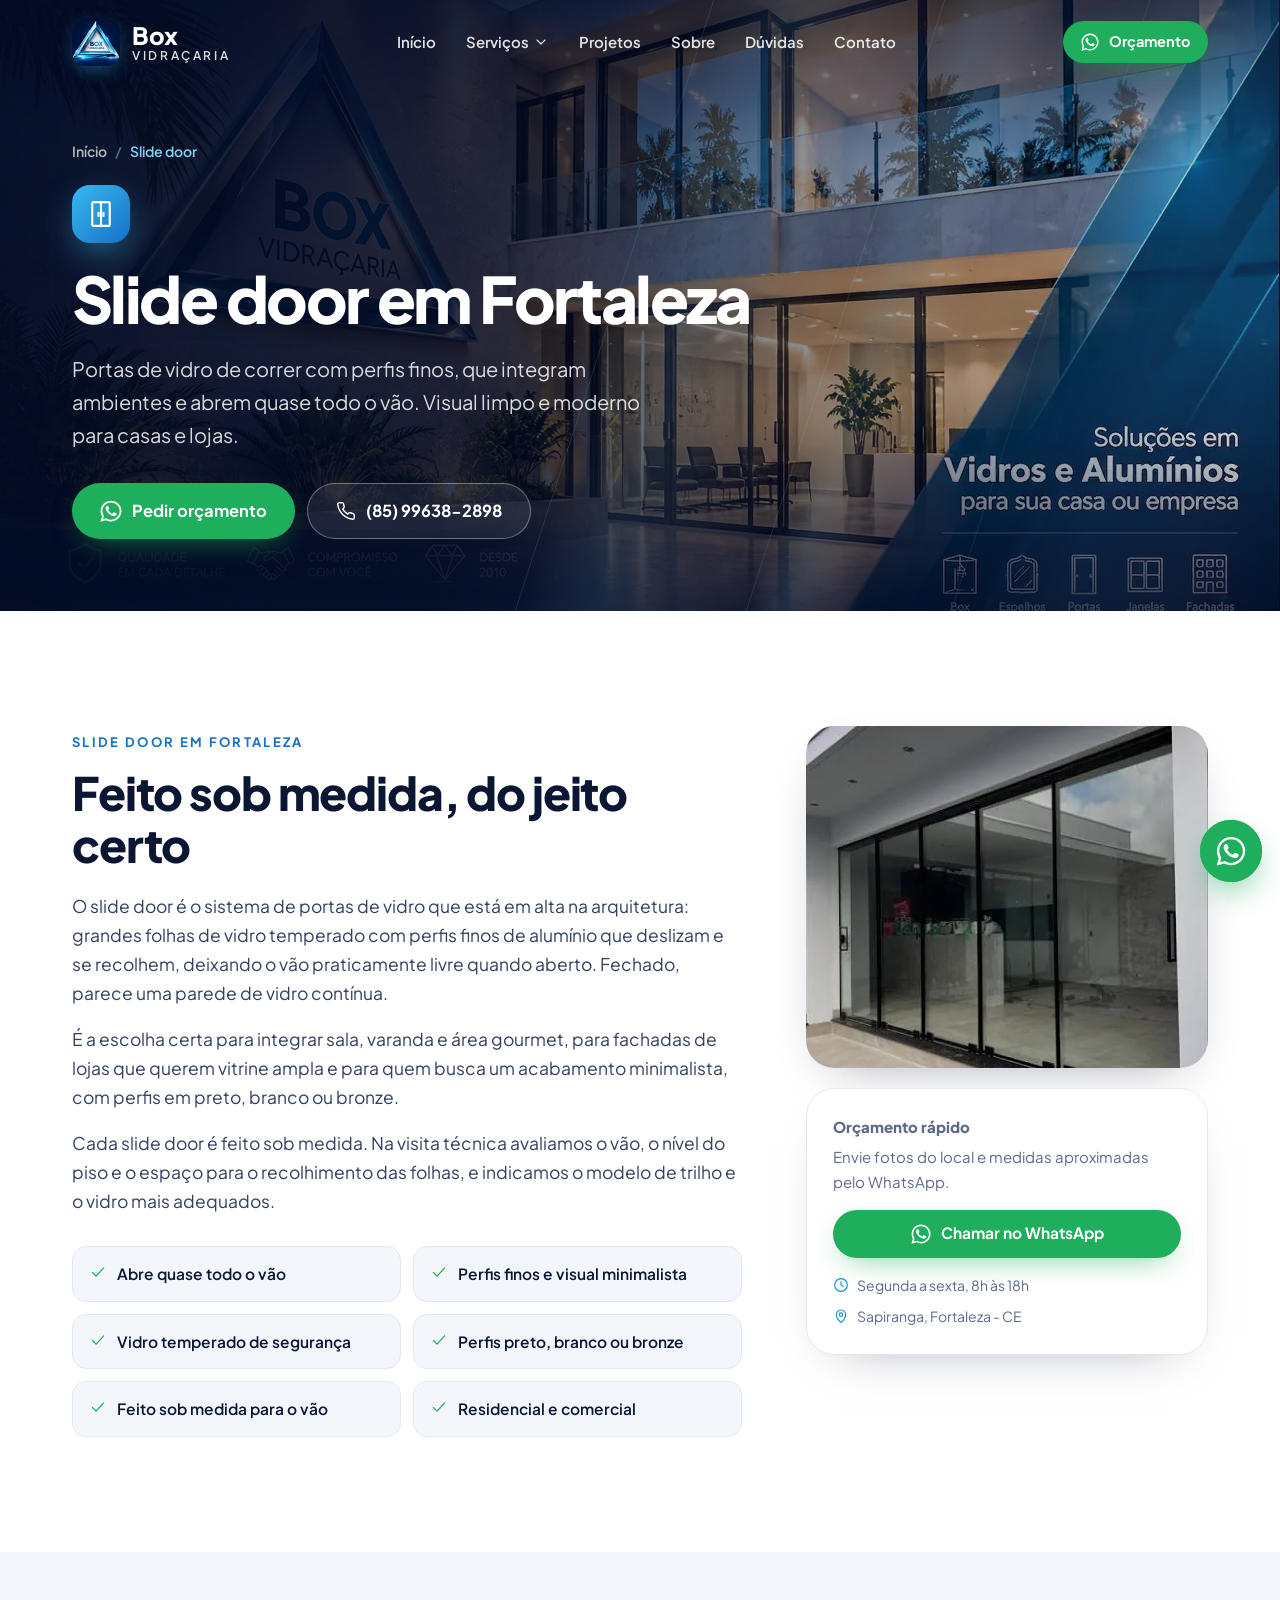
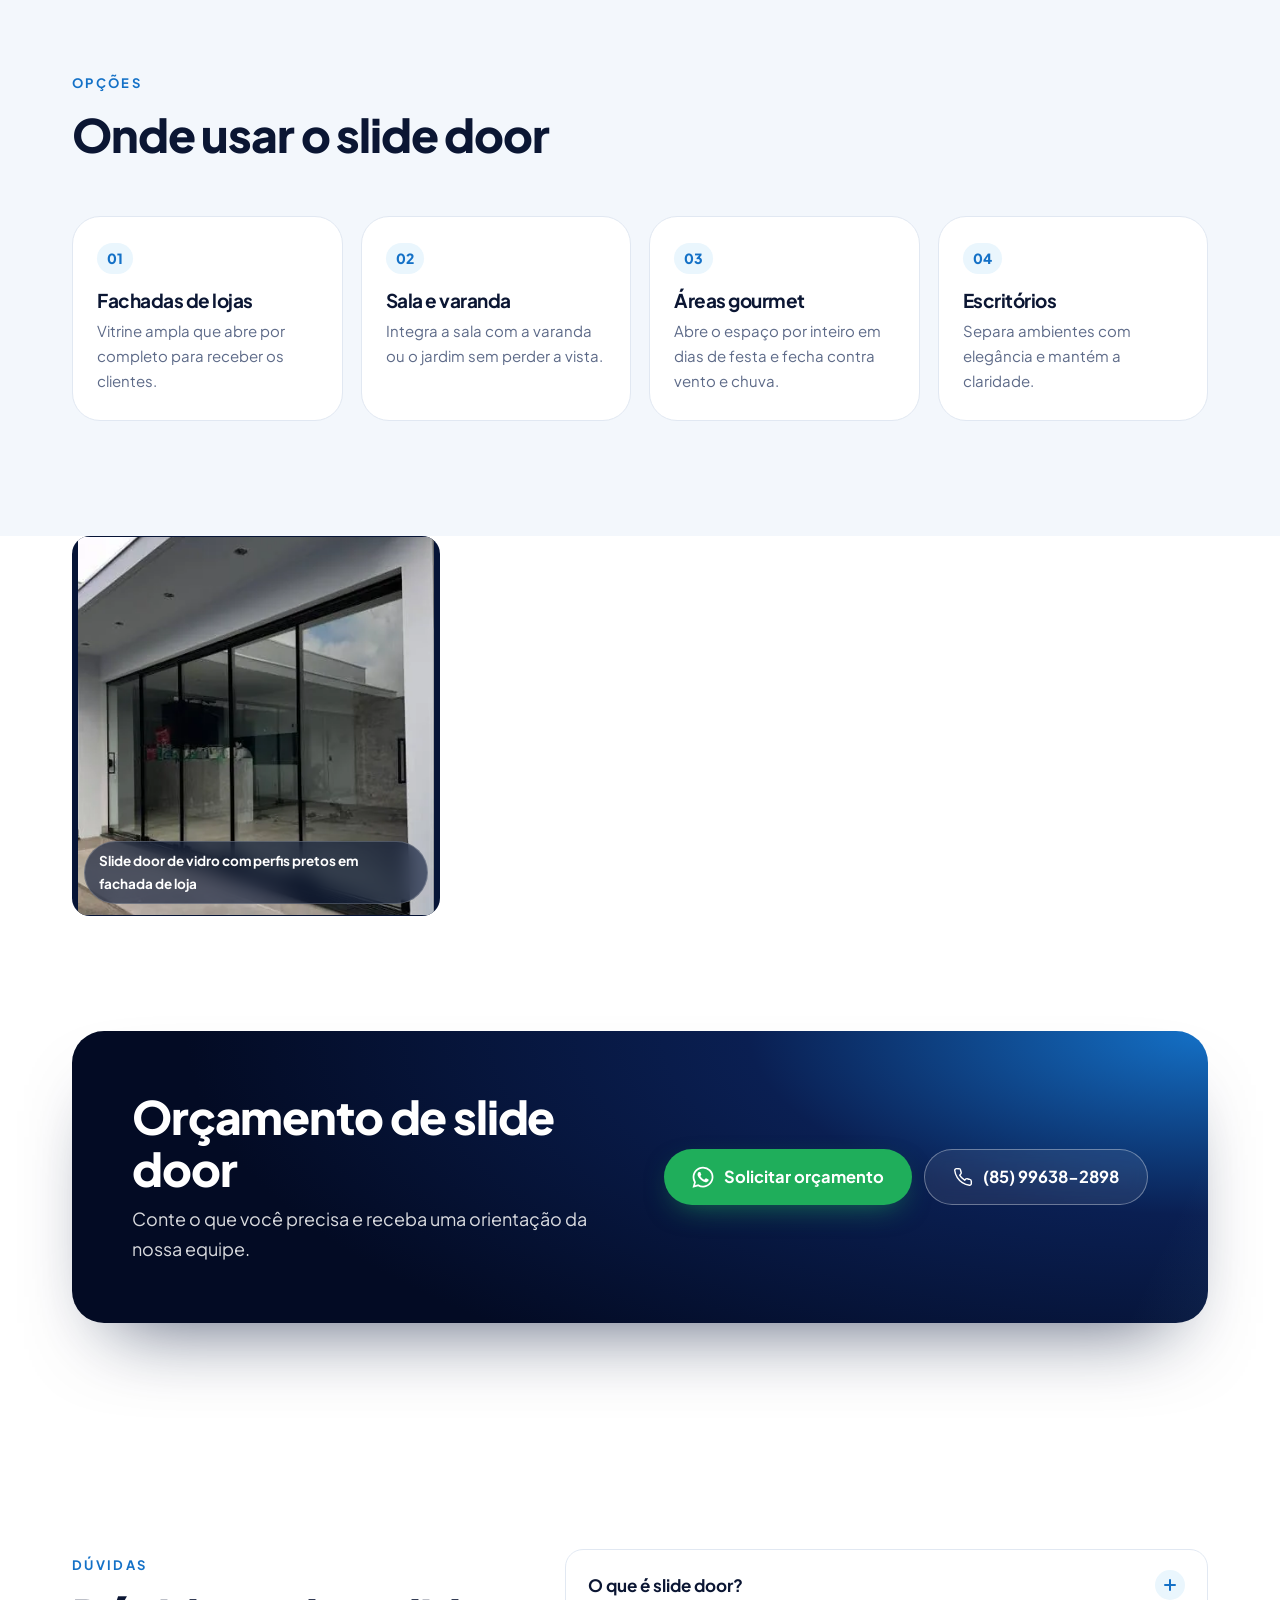
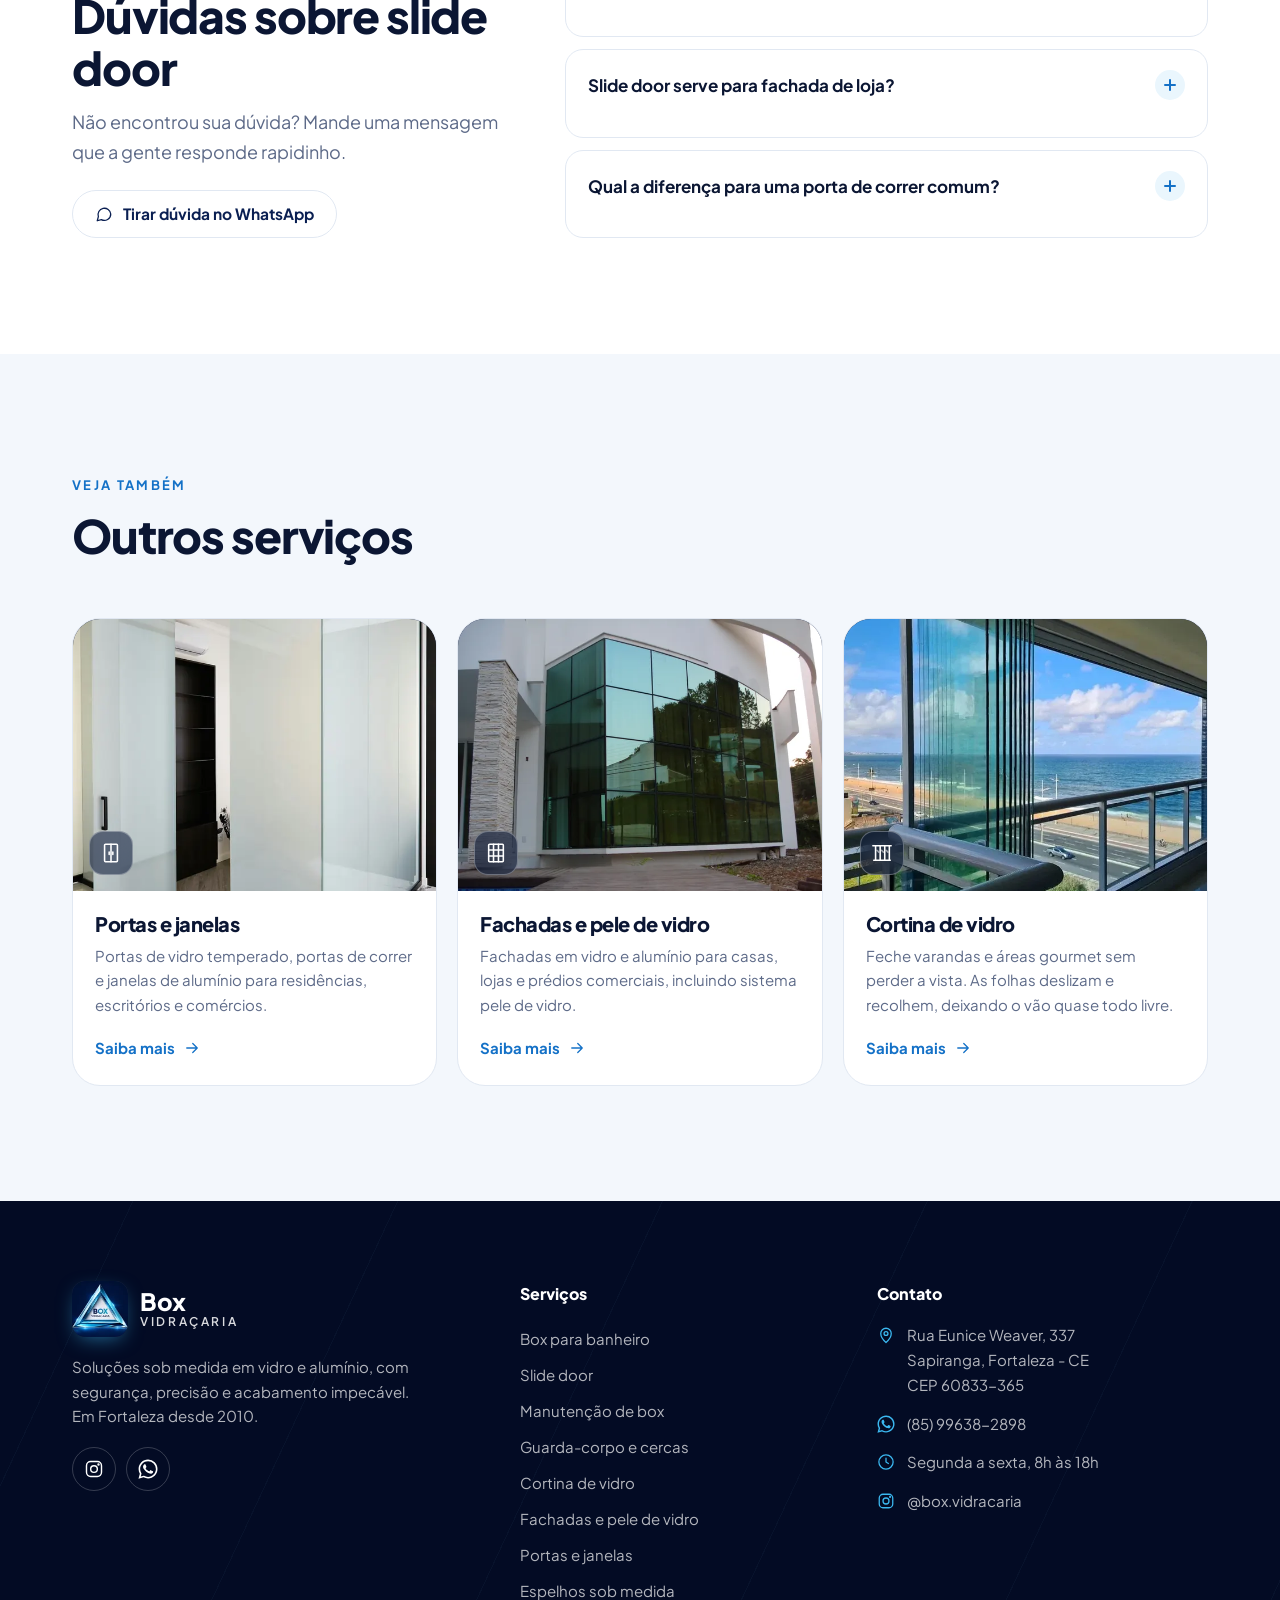
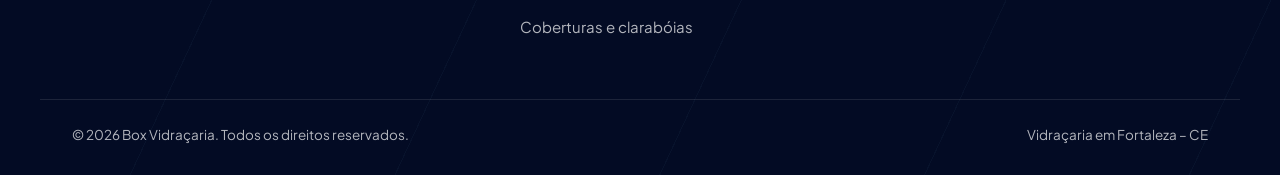
<file: slide-door/index.html>
<!doctype html>
<html lang="pt-BR">
<head>
<meta charset="utf-8">
<meta name="viewport" content="width=device-width, initial-scale=1, viewport-fit=cover">
<title>Slide Door em Fortaleza | Porta de Vidro de Correr Sob Medida</title>
<meta name="description" content="Slide door em Fortaleza: portas de vidro temperado de correr com perfis finos que abrem quase todo o vão. Para casas, lojas e áreas gourmet. Peça seu orçamento.">
<link rel="canonical" href="https://boxvidracariafortaleza.com.br/slide-door/">
<meta name="robots" content="index, follow, max-image-preview:large">
<meta name="theme-color" content="#061436">
<meta name="geo.region" content="BR-CE">
<meta name="geo.placename" content="Fortaleza">
<meta property="og:type" content="website">
<meta property="og:locale" content="pt_BR">
<meta property="og:site_name" content="Box Vidraçaria">
<meta property="og:title" content="Slide Door em Fortaleza | Porta de Vidro de Correr Sob Medida">
<meta property="og:description" content="Slide door em Fortaleza: portas de vidro temperado de correr com perfis finos que abrem quase todo o vão. Para casas, lojas e áreas gourmet. Peça seu orçamento.">
<meta property="og:url" content="https://boxvidracariafortaleza.com.br/slide-door/">
<meta property="og:image" content="https://boxvidracariafortaleza.com.br/assets/img/og-box-vidracaria.jpg">
<meta property="og:image:alt" content="Box Vidraçaria – vidraçaria em Fortaleza">
<meta name="twitter:card" content="summary_large_image">
<meta name="twitter:title" content="Slide Door em Fortaleza | Porta de Vidro de Correr Sob Medida">
<meta name="twitter:description" content="Slide door em Fortaleza: portas de vidro temperado de correr com perfis finos que abrem quase todo o vão. Para casas, lojas e áreas gourmet. Peça seu orçamento.">
<meta name="twitter:image" content="https://boxvidracariafortaleza.com.br/assets/img/og-box-vidracaria.jpg">
<link rel="icon" href="../favicon.ico" sizes="any">
<link rel="icon" href="../favicon-32.png" type="image/png" sizes="32x32">
<link rel="apple-touch-icon" href="../apple-touch-icon.png">
<link rel="manifest" href="../site.webmanifest">
<link rel="preconnect" href="https://fonts.googleapis.com">
<link rel="preconnect" href="https://fonts.gstatic.com" crossorigin>
<link href="https://fonts.googleapis.com/css2?family=Plus+Jakarta+Sans:wght@400;500;600;700;800&display=swap" rel="stylesheet">
<link rel="stylesheet" href="../assets/css/styles.css?v=2026-11-12">
<script type="application/ld+json">{"@context":"https://schema.org","@type":"HomeAndConstructionBusiness","@id":"https://boxvidracariafortaleza.com.br/#empresa","name":"Box Vidraçaria","alternateName":"Box Vidraçaria Fortaleza","description":"Vidraçaria em Fortaleza desde 2010: box para banheiro, guarda-corpo, cortina de vidro, espelhos, portas, janelas, fachadas e pele de vidro sob medida.","url":"https://boxvidracariafortaleza.com.br/","logo":"https://boxvidracariafortaleza.com.br/logo.png","image":["https://boxvidracariafortaleza.com.br/assets/img/og-box-vidracaria.jpg","https://boxvidracariafortaleza.com.br/logo.png"],"telephone":"+5585996382898","priceRange":"$$","foundingDate":"2010","address":{"@type":"PostalAddress","streetAddress":"Rua Eunice Weaver, 337","addressLocality":"Fortaleza","addressRegion":"CE","postalCode":"60833-365","addressCountry":"BR"},"hasMap":"https://www.google.com/maps/search/?api=1&query=Rua+Eunice+Weaver+337+Sapiranga+Fortaleza+CE","areaServed":[{"@type":"City","name":"Fortaleza"},{"@type":"AdministrativeArea","name":"Região Metropolitana de Fortaleza"}],"openingHoursSpecification":[{"@type":"OpeningHoursSpecification","dayOfWeek":["Monday","Tuesday","Wednesday","Thursday","Friday"],"opens":"08:00","closes":"18:00"}],"sameAs":["https://www.instagram.com/box.vidracaria/"],"contactPoint":{"@type":"ContactPoint","telephone":"+5585996382898","contactType":"customer service","areaServed":"BR","availableLanguage":"Portuguese"},"hasOfferCatalog":{"@type":"OfferCatalog","name":"Serviços de vidraçaria","itemListElement":[{"@type":"Offer","itemOffered":{"@type":"Service","name":"Box para banheiro","url":"https://boxvidracariafortaleza.com.br/box-para-banheiro/"}},{"@type":"Offer","itemOffered":{"@type":"Service","name":"Slide door","url":"https://boxvidracariafortaleza.com.br/slide-door/"}},{"@type":"Offer","itemOffered":{"@type":"Service","name":"Manutenção de box","url":"https://boxvidracariafortaleza.com.br/manutencao-de-box/"}},{"@type":"Offer","itemOffered":{"@type":"Service","name":"Guarda-corpo e cercas","url":"https://boxvidracariafortaleza.com.br/guarda-corpo-de-vidro/"}},{"@type":"Offer","itemOffered":{"@type":"Service","name":"Cortina de vidro","url":"https://boxvidracariafortaleza.com.br/cortina-de-vidro/"}},{"@type":"Offer","itemOffered":{"@type":"Service","name":"Fachadas e pele de vidro","url":"https://boxvidracariafortaleza.com.br/fachada-pele-de-vidro/"}},{"@type":"Offer","itemOffered":{"@type":"Service","name":"Portas e janelas","url":"https://boxvidracariafortaleza.com.br/portas-e-janelas/"}},{"@type":"Offer","itemOffered":{"@type":"Service","name":"Espelhos sob medida","url":"https://boxvidracariafortaleza.com.br/espelhos-sob-medida/"}},{"@type":"Offer","itemOffered":{"@type":"Service","name":"Coberturas e clarabóias","url":"https://boxvidracariafortaleza.com.br/cobertura-de-vidro/"}}]}}</script>
<script type="application/ld+json">{"@context":"https://schema.org","@type":"Service","name":"Slide door","serviceType":"Slide door","description":"Slide door em Fortaleza: portas de vidro temperado de correr com perfis finos que abrem quase todo o vão. Para casas, lojas e áreas gourmet. Peça seu orçamento.","url":"https://boxvidracariafortaleza.com.br/slide-door/","provider":{"@id":"https://boxvidracariafortaleza.com.br/#empresa"},"areaServed":{"@type":"City","name":"Fortaleza"},"image":"https://boxvidracariafortaleza.com.br/assets/img/slide-door-413.webp"}</script>
<script type="application/ld+json">{"@context":"https://schema.org","@type":"BreadcrumbList","itemListElement":[{"@type":"ListItem","position":1,"name":"Início","item":"https://boxvidracariafortaleza.com.br/"},{"@type":"ListItem","position":2,"name":"Slide door","item":"https://boxvidracariafortaleza.com.br/slide-door/"}]}</script>
<script type="application/ld+json">{"@context":"https://schema.org","@type":"FAQPage","mainEntity":[{"@type":"Question","name":"O que é slide door?","acceptedAnswer":{"@type":"Answer","text":"É um sistema de portas de vidro de correr com perfis finos, em que as folhas deslizam e se recolhem, abrindo quase todo o vão. Fechado, forma uma parede de vidro contínua."}},{"@type":"Question","name":"Slide door serve para fachada de loja?","acceptedAnswer":{"@type":"Answer","text":"Sim. É muito usado em fachadas comerciais porque cria uma vitrine ampla e permite abrir a loja por inteiro durante o expediente."}},{"@type":"Question","name":"Qual a diferença para uma porta de correr comum?","acceptedAnswer":{"@type":"Answer","text":"O slide door usa perfis mais finos e folhas maiores, que podem se recolher em um canto, deixando o vão mais livre e o visual mais limpo."}}]}</script>
</head>
<body>
<a class="skip" href="#conteudo">Pular para o conteúdo</a>
<header class="site-header" data-header>
  <div class="container nav-wrap">
    <a class="brand" href="../" aria-label="Box Vidraçaria – página inicial">
      <img src="../assets/img/logo-96.webp" srcset="../assets/img/logo-96.webp 1x, ../assets/img/logo-192.webp 2x" width="48" height="48" alt="">
      <span class="brand-text"><strong>Box</strong><small>Vidraçaria</small></span>
    </a>
    <nav class="main-nav" aria-label="Navegação principal">
      <ul>
        <li><a href="../">Início</a></li>
        <li class="has-drop">
          <button type="button" class="drop-btn" aria-expanded="false" aria-controls="drop-servicos">Serviços <svg class="ico " width="16" height="16" viewBox="0 0 24 24" fill="none" stroke="currentColor" stroke-width="1.7" stroke-linecap="round" stroke-linejoin="round" aria-hidden="true" focusable="false"><path d="M6 9l6 6 6-6"/></svg></button>
          <div class="drop" id="drop-servicos"><ul><li><a href="../box-para-banheiro/"><svg class="ico " width="18" height="18" viewBox="0 0 24 24" fill="none" stroke="currentColor" stroke-width="1.7" stroke-linecap="round" stroke-linejoin="round" aria-hidden="true" focusable="false"><path d="M4 21V5a2 2 0 0 1 2-2h4"/><path d="M8 3v3"/><rect x="9" y="8" width="11" height="13" rx="1"/><path d="M14.5 8v13"/></svg><span>Box para banheiro</span></a></li><li><a href="../slide-door/"><svg class="ico " width="18" height="18" viewBox="0 0 24 24" fill="none" stroke="currentColor" stroke-width="1.7" stroke-linecap="round" stroke-linejoin="round" aria-hidden="true" focusable="false"><rect x="5" y="2.5" width="14" height="19" rx="1"/><path d="M12 2.5v19M10 11v2.5M14 11v2.5"/></svg><span>Slide door</span></a></li><li><a href="../manutencao-de-box/"><svg class="ico " width="18" height="18" viewBox="0 0 24 24" fill="none" stroke="currentColor" stroke-width="1.7" stroke-linecap="round" stroke-linejoin="round" aria-hidden="true" focusable="false"><path d="M14.7 6.3a4 4 0 0 0-5.3 5.3L3 18v3h3l6.4-6.4a4 4 0 0 0 5.3-5.3L15 12l-3-3z"/></svg><span>Manutenção de box</span></a></li><li><a href="../guarda-corpo-de-vidro/"><svg class="ico " width="18" height="18" viewBox="0 0 24 24" fill="none" stroke="currentColor" stroke-width="1.7" stroke-linecap="round" stroke-linejoin="round" aria-hidden="true" focusable="false"><path d="M2 7h20M3 7v13M21 7v13M2 20h20"/><path d="M7.5 9.5l3 8M13 9.5l3 8" opacity=".55"/></svg><span>Guarda-corpo e cercas</span></a></li><li><a href="../cortina-de-vidro/"><svg class="ico " width="18" height="18" viewBox="0 0 24 24" fill="none" stroke="currentColor" stroke-width="1.7" stroke-linecap="round" stroke-linejoin="round" aria-hidden="true" focusable="false"><path d="M2 4h20M3 20h18"/><path d="M5 4v16M10 4v16M15 4v16M20 4v16"/><path d="M6.5 9l2 2M11.5 9l2 2M16.5 9l2 2" opacity=".55"/></svg><span>Cortina de vidro</span></a></li><li><a href="../fachada-pele-de-vidro/"><svg class="ico " width="18" height="18" viewBox="0 0 24 24" fill="none" stroke="currentColor" stroke-width="1.7" stroke-linecap="round" stroke-linejoin="round" aria-hidden="true" focusable="false"><rect x="4" y="2.5" width="16" height="19" rx="1"/><path d="M4 8.8h16M4 15.2h16M9.3 2.5v19M14.7 2.5v19"/></svg><span>Fachadas e pele de vidro</span></a></li><li><a href="../portas-e-janelas/"><svg class="ico " width="18" height="18" viewBox="0 0 24 24" fill="none" stroke="currentColor" stroke-width="1.7" stroke-linecap="round" stroke-linejoin="round" aria-hidden="true" focusable="false"><rect x="5" y="2.5" width="14" height="19" rx="1"/><path d="M12 2.5v19M10 11v2.5M14 11v2.5"/></svg><span>Portas e janelas</span></a></li><li><a href="../espelhos-sob-medida/"><svg class="ico " width="18" height="18" viewBox="0 0 24 24" fill="none" stroke="currentColor" stroke-width="1.7" stroke-linecap="round" stroke-linejoin="round" aria-hidden="true" focusable="false"><ellipse cx="12" cy="10" rx="6.5" ry="8"/><path d="M9 7.5c.8-1.6 2-2.4 3.5-2.6M12 18v3M8.5 21h7"/></svg><span>Espelhos sob medida</span></a></li><li><a href="../cobertura-de-vidro/"><svg class="ico " width="18" height="18" viewBox="0 0 24 24" fill="none" stroke="currentColor" stroke-width="1.7" stroke-linecap="round" stroke-linejoin="round" aria-hidden="true" focusable="false"><path d="M2 13L12 4l10 9"/><path d="M5.5 10v10h13V10"/><path d="M8.5 8.2l3.5 3.3 3.5-3.3" opacity=".55"/></svg><span>Coberturas e clarabóias</span></a></li></ul></div>
        </li>
        <li><a href="../#projetos">Projetos</a></li>
        <li><a href="../#sobre">Sobre</a></li>
        <li><a href="../#duvidas">Dúvidas</a></li>
        <li><a href="../#contato">Contato</a></li>
      </ul>
    </nav>
    <div class="nav-actions">
      <a class="btn btn-wa btn-sm hide-sm" href="https://wa.me/5585996382898?text=Ol%C3%A1%21%20Vim%20pelo%20site%20e%20gostaria%20de%20um%20or%C3%A7amento." target="_blank" rel="noopener"><svg class="ico " width="18" height="18" viewBox="0 0 24 24" fill="currentColor" aria-hidden="true" focusable="false"><path d="M17.47 14.38c-.3-.15-1.75-.86-2.02-.96-.27-.1-.47-.15-.66.15-.2.3-.76.96-.93 1.16-.17.2-.34.22-.64.07-.3-.15-1.25-.46-2.38-1.47-.88-.79-1.47-1.76-1.65-2.06-.17-.3-.02-.46.13-.6.13-.14.3-.35.45-.52.15-.17.2-.3.3-.5.1-.2.05-.37-.02-.52-.08-.15-.67-1.6-.92-2.2-.24-.58-.49-.5-.67-.5h-.57c-.2 0-.52.07-.79.37-.27.3-1.04 1.02-1.04 2.48 0 1.46 1.07 2.88 1.21 3.08.15.2 2.1 3.2 5.08 4.49.71.31 1.26.49 1.7.63.71.23 1.36.2 1.87.12.57-.09 1.75-.72 2-1.41.25-.69.25-1.29.17-1.41-.07-.12-.27-.2-.57-.35zM12.04 21.5h-.01a9.4 9.4 0 0 1-4.8-1.31l-.34-.2-3.57.94.95-3.48-.22-.36a9.41 9.41 0 0 1-1.44-5.02c0-5.2 4.23-9.43 9.44-9.43a9.37 9.37 0 0 1 6.67 2.77 9.37 9.37 0 0 1 2.76 6.67c0 5.2-4.24 9.42-9.44 9.42zm8.03-17.46A11.27 11.27 0 0 0 12.04.72C5.79.72.7 5.8.7 12.06c0 2 .52 3.95 1.52 5.67L.6 23.6l6.02-1.58a11.33 11.33 0 0 0 5.42 1.38h.01c6.25 0 11.34-5.09 11.34-11.34 0-3.03-1.18-5.88-3.32-8.02z"/></svg><span>Orçamento</span></a>
      <button class="menu-btn" type="button" aria-expanded="false" aria-controls="menu-movel" aria-label="Abrir menu" data-menu-btn>
        <span class="menu-ico"><svg class="ico " width="22" height="22" viewBox="0 0 24 24" fill="none" stroke="currentColor" stroke-width="1.7" stroke-linecap="round" stroke-linejoin="round" aria-hidden="true" focusable="false"><path d="M4 7h16M4 12h16M4 17h16"/></svg></span><span class="close-ico"><svg class="ico " width="22" height="22" viewBox="0 0 24 24" fill="none" stroke="currentColor" stroke-width="1.7" stroke-linecap="round" stroke-linejoin="round" aria-hidden="true" focusable="false"><path d="M6 6l12 12M18 6L6 18"/></svg></span>
      </button>
    </div>
  </div>
  <div class="mobile-menu" id="menu-movel" data-menu hidden>
    <div class="container">
      <p class="mm-label">Serviços</p>
      <ul class="mm-services"><li><a href="../box-para-banheiro/">Box para banheiro</a></li><li><a href="../slide-door/">Slide door</a></li><li><a href="../manutencao-de-box/">Manutenção de box</a></li><li><a href="../guarda-corpo-de-vidro/">Guarda-corpo e cercas</a></li><li><a href="../cortina-de-vidro/">Cortina de vidro</a></li><li><a href="../fachada-pele-de-vidro/">Fachadas e pele de vidro</a></li><li><a href="../portas-e-janelas/">Portas e janelas</a></li><li><a href="../espelhos-sob-medida/">Espelhos sob medida</a></li><li><a href="../cobertura-de-vidro/">Coberturas e clarabóias</a></li></ul>
      <ul class="mm-main">
        <li><a href="../">Início</a></li>
        <li><a href="../#projetos">Projetos</a></li>
        <li><a href="../#sobre">Sobre</a></li>
        <li><a href="../#duvidas">Dúvidas</a></li>
        <li><a href="../#contato">Contato</a></li>
      </ul>
      <a class="btn btn-wa btn-block" href="https://wa.me/5585996382898?text=Ol%C3%A1%21%20Vim%20pelo%20site%20e%20gostaria%20de%20um%20or%C3%A7amento." target="_blank" rel="noopener"><svg class="ico " width="20" height="20" viewBox="0 0 24 24" fill="currentColor" aria-hidden="true" focusable="false"><path d="M17.47 14.38c-.3-.15-1.75-.86-2.02-.96-.27-.1-.47-.15-.66.15-.2.3-.76.96-.93 1.16-.17.2-.34.22-.64.07-.3-.15-1.25-.46-2.38-1.47-.88-.79-1.47-1.76-1.65-2.06-.17-.3-.02-.46.13-.6.13-.14.3-.35.45-.52.15-.17.2-.3.3-.5.1-.2.05-.37-.02-.52-.08-.15-.67-1.6-.92-2.2-.24-.58-.49-.5-.67-.5h-.57c-.2 0-.52.07-.79.37-.27.3-1.04 1.02-1.04 2.48 0 1.46 1.07 2.88 1.21 3.08.15.2 2.1 3.2 5.08 4.49.71.31 1.26.49 1.7.63.71.23 1.36.2 1.87.12.57-.09 1.75-.72 2-1.41.25-.69.25-1.29.17-1.41-.07-.12-.27-.2-.57-.35zM12.04 21.5h-.01a9.4 9.4 0 0 1-4.8-1.31l-.34-.2-3.57.94.95-3.48-.22-.36a9.41 9.41 0 0 1-1.44-5.02c0-5.2 4.23-9.43 9.44-9.43a9.37 9.37 0 0 1 6.67 2.77 9.37 9.37 0 0 1 2.76 6.67c0 5.2-4.24 9.42-9.44 9.42zm8.03-17.46A11.27 11.27 0 0 0 12.04.72C5.79.72.7 5.8.7 12.06c0 2 .52 3.95 1.52 5.67L.6 23.6l6.02-1.58a11.33 11.33 0 0 0 5.42 1.38h.01c6.25 0 11.34-5.09 11.34-11.34 0-3.03-1.18-5.88-3.32-8.02z"/></svg><span>Pedir orçamento no WhatsApp</span></a>
      <a class="mm-phone" href="tel:+5585996382898"><svg class="ico " width="18" height="18" viewBox="0 0 24 24" fill="none" stroke="currentColor" stroke-width="1.7" stroke-linecap="round" stroke-linejoin="round" aria-hidden="true" focusable="false"><path d="M22 16.9v3a2 2 0 0 1-2.2 2 19.8 19.8 0 0 1-8.6-3.1 19.5 19.5 0 0 1-6-6A19.8 19.8 0 0 1 2.1 4.2 2 2 0 0 1 4.1 2h3a2 2 0 0 1 2 1.7c.1.9.4 1.8.7 2.7a2 2 0 0 1-.5 2.1L8 9.8a16 16 0 0 0 6 6l1.3-1.3a2 2 0 0 1 2.1-.4c.9.3 1.8.6 2.7.7a2 2 0 0 1 1.7 2z"/></svg> (85) 99638-2898</a>
    </div>
  </div>
</header>

<main id="conteudo">
<section class="page-hero" aria-labelledby="page-title">
  <div class="page-hero-bg" aria-hidden="true"><img src="../assets/img/hero-poster-1280.webp" srcset="../assets/img/hero-poster-768.webp 768w, ../assets/img/hero-poster-1280.webp 1280w" sizes="100vw" width="1280" height="720" alt="" fetchpriority="high"></div>
  <div class="hero-shade" aria-hidden="true"></div>
  <div class="hero-glass" aria-hidden="true"><span></span><span></span><span></span></div>
  <div class="container page-hero-inner">
    <nav class="crumbs hero-in" style="--i:0" aria-label="Você está em">
      <ol><li><a href="../">Início</a></li><li aria-current="page">Slide door</li></ol>
    </nav>
    <span class="page-ico hero-in" style="--i:1"><svg class="ico " width="30" height="30" viewBox="0 0 24 24" fill="none" stroke="currentColor" stroke-width="1.7" stroke-linecap="round" stroke-linejoin="round" aria-hidden="true" focusable="false"><rect x="5" y="2.5" width="14" height="19" rx="1"/><path d="M12 2.5v19M10 11v2.5M14 11v2.5"/></svg></span>
    <h1 id="page-title" class="page-title hero-in" style="--i:2">Slide door em Fortaleza</h1>
    <p class="hero-lead hero-in" style="--i:3">Portas de vidro de correr com perfis finos, que integram ambientes e abrem quase todo o vão. Visual limpo e moderno para casas e lojas.</p>
    <div class="hero-ctas hero-in" style="--i:4">
      <a class="btn btn-wa btn-lg" href="https://wa.me/5585996382898?text=Ol%C3%A1%21%20Vim%20pelo%20site%20e%20gostaria%20de%20um%20or%C3%A7amento%20de%20slide%20door." target="_blank" rel="noopener"><svg class="ico " width="22" height="22" viewBox="0 0 24 24" fill="currentColor" aria-hidden="true" focusable="false"><path d="M17.47 14.38c-.3-.15-1.75-.86-2.02-.96-.27-.1-.47-.15-.66.15-.2.3-.76.96-.93 1.16-.17.2-.34.22-.64.07-.3-.15-1.25-.46-2.38-1.47-.88-.79-1.47-1.76-1.65-2.06-.17-.3-.02-.46.13-.6.13-.14.3-.35.45-.52.15-.17.2-.3.3-.5.1-.2.05-.37-.02-.52-.08-.15-.67-1.6-.92-2.2-.24-.58-.49-.5-.67-.5h-.57c-.2 0-.52.07-.79.37-.27.3-1.04 1.02-1.04 2.48 0 1.46 1.07 2.88 1.21 3.08.15.2 2.1 3.2 5.08 4.49.71.31 1.26.49 1.7.63.71.23 1.36.2 1.87.12.57-.09 1.75-.72 2-1.41.25-.69.25-1.29.17-1.41-.07-.12-.27-.2-.57-.35zM12.04 21.5h-.01a9.4 9.4 0 0 1-4.8-1.31l-.34-.2-3.57.94.95-3.48-.22-.36a9.41 9.41 0 0 1-1.44-5.02c0-5.2 4.23-9.43 9.44-9.43a9.37 9.37 0 0 1 6.67 2.77 9.37 9.37 0 0 1 2.76 6.67c0 5.2-4.24 9.42-9.44 9.42zm8.03-17.46A11.27 11.27 0 0 0 12.04.72C5.79.72.7 5.8.7 12.06c0 2 .52 3.95 1.52 5.67L.6 23.6l6.02-1.58a11.33 11.33 0 0 0 5.42 1.38h.01c6.25 0 11.34-5.09 11.34-11.34 0-3.03-1.18-5.88-3.32-8.02z"/></svg><span>Pedir orçamento</span></a>
      <a class="btn btn-ghost-light btn-lg" href="tel:+5585996382898"><svg class="ico " width="20" height="20" viewBox="0 0 24 24" fill="none" stroke="currentColor" stroke-width="1.7" stroke-linecap="round" stroke-linejoin="round" aria-hidden="true" focusable="false"><path d="M22 16.9v3a2 2 0 0 1-2.2 2 19.8 19.8 0 0 1-8.6-3.1 19.5 19.5 0 0 1-6-6A19.8 19.8 0 0 1 2.1 4.2 2 2 0 0 1 4.1 2h3a2 2 0 0 1 2 1.7c.1.9.4 1.8.7 2.7a2 2 0 0 1-.5 2.1L8 9.8a16 16 0 0 0 6 6l1.3-1.3a2 2 0 0 1 2.1-.4c.9.3 1.8.6 2.7.7a2 2 0 0 1 1.7 2z"/></svg><span>(85) 99638-2898</span></a>
    </div>
  </div>
</section>

<section class="section" aria-labelledby="intro-title">
  <div class="container svc-grid">
    <div class="svc-copy">
      <p class="eyebrow" data-reveal>Slide door em Fortaleza</p>
      <h2 id="intro-title" class="h2" data-reveal>Feito sob medida, do jeito certo</h2>
      <div class="prose" data-reveal><p>O slide door é o sistema de portas de vidro que está em alta na arquitetura: grandes folhas de vidro temperado com perfis finos de alumínio que deslizam e se recolhem, deixando o vão praticamente livre quando aberto. Fechado, parece uma parede de vidro contínua.</p><p>É a escolha certa para integrar sala, varanda e área gourmet, para fachadas de lojas que querem vitrine ampla e para quem busca um acabamento minimalista, com perfis em preto, branco ou bronze.</p><p>Cada slide door é feito sob medida. Na visita técnica avaliamos o vão, o nível do piso e o espaço para o recolhimento das folhas, e indicamos o modelo de trilho e o vidro mais adequados.</p></div>
      <ul class="benefits" data-reveal><li><svg class="ico " width="18" height="18" viewBox="0 0 24 24" fill="none" stroke="currentColor" stroke-width="1.7" stroke-linecap="round" stroke-linejoin="round" aria-hidden="true" focusable="false"><path d="M4.5 12.5l5 5 10-11"/></svg><span>Abre quase todo o vão</span></li><li><svg class="ico " width="18" height="18" viewBox="0 0 24 24" fill="none" stroke="currentColor" stroke-width="1.7" stroke-linecap="round" stroke-linejoin="round" aria-hidden="true" focusable="false"><path d="M4.5 12.5l5 5 10-11"/></svg><span>Perfis finos e visual minimalista</span></li><li><svg class="ico " width="18" height="18" viewBox="0 0 24 24" fill="none" stroke="currentColor" stroke-width="1.7" stroke-linecap="round" stroke-linejoin="round" aria-hidden="true" focusable="false"><path d="M4.5 12.5l5 5 10-11"/></svg><span>Vidro temperado de segurança</span></li><li><svg class="ico " width="18" height="18" viewBox="0 0 24 24" fill="none" stroke="currentColor" stroke-width="1.7" stroke-linecap="round" stroke-linejoin="round" aria-hidden="true" focusable="false"><path d="M4.5 12.5l5 5 10-11"/></svg><span>Perfis preto, branco ou bronze</span></li><li><svg class="ico " width="18" height="18" viewBox="0 0 24 24" fill="none" stroke="currentColor" stroke-width="1.7" stroke-linecap="round" stroke-linejoin="round" aria-hidden="true" focusable="false"><path d="M4.5 12.5l5 5 10-11"/></svg><span>Feito sob medida para o vão</span></li><li><svg class="ico " width="18" height="18" viewBox="0 0 24 24" fill="none" stroke="currentColor" stroke-width="1.7" stroke-linecap="round" stroke-linejoin="round" aria-hidden="true" focusable="false"><path d="M4.5 12.5l5 5 10-11"/></svg><span>Residencial e comercial</span></li></ul>
    </div>
    <aside class="svc-side">
      <div class="svc-photo" data-reveal><img src="../assets/img/slide-door-413.webp" srcset="../assets/img/slide-door-413.webp 413w" sizes="(min-width: 1000px) 38vw, 100vw" width="413" height="484" alt="Slide door de vidro com perfis pretos em fachada de loja" loading="lazy" decoding="async"></div>
      <div class="side-card" data-reveal>
        <p class="side-title">Orçamento rápido</p>
        <p>Envie fotos do local e medidas aproximadas pelo WhatsApp.</p>
        <a class="btn btn-wa btn-block" href="https://wa.me/5585996382898?text=Ol%C3%A1%21%20Vim%20pelo%20site%20e%20gostaria%20de%20um%20or%C3%A7amento%20de%20slide%20door." target="_blank" rel="noopener"><svg class="ico " width="20" height="20" viewBox="0 0 24 24" fill="currentColor" aria-hidden="true" focusable="false"><path d="M17.47 14.38c-.3-.15-1.75-.86-2.02-.96-.27-.1-.47-.15-.66.15-.2.3-.76.96-.93 1.16-.17.2-.34.22-.64.07-.3-.15-1.25-.46-2.38-1.47-.88-.79-1.47-1.76-1.65-2.06-.17-.3-.02-.46.13-.6.13-.14.3-.35.45-.52.15-.17.2-.3.3-.5.1-.2.05-.37-.02-.52-.08-.15-.67-1.6-.92-2.2-.24-.58-.49-.5-.67-.5h-.57c-.2 0-.52.07-.79.37-.27.3-1.04 1.02-1.04 2.48 0 1.46 1.07 2.88 1.21 3.08.15.2 2.1 3.2 5.08 4.49.71.31 1.26.49 1.7.63.71.23 1.36.2 1.87.12.57-.09 1.75-.72 2-1.41.25-.69.25-1.29.17-1.41-.07-.12-.27-.2-.57-.35zM12.04 21.5h-.01a9.4 9.4 0 0 1-4.8-1.31l-.34-.2-3.57.94.95-3.48-.22-.36a9.41 9.41 0 0 1-1.44-5.02c0-5.2 4.23-9.43 9.44-9.43a9.37 9.37 0 0 1 6.67 2.77 9.37 9.37 0 0 1 2.76 6.67c0 5.2-4.24 9.42-9.44 9.42zm8.03-17.46A11.27 11.27 0 0 0 12.04.72C5.79.72.7 5.8.7 12.06c0 2 .52 3.95 1.52 5.67L.6 23.6l6.02-1.58a11.33 11.33 0 0 0 5.42 1.38h.01c6.25 0 11.34-5.09 11.34-11.34 0-3.03-1.18-5.88-3.32-8.02z"/></svg><span>Chamar no WhatsApp</span></a>
        <ul class="side-info">
          <li><svg class="ico " width="16" height="16" viewBox="0 0 24 24" fill="none" stroke="currentColor" stroke-width="1.7" stroke-linecap="round" stroke-linejoin="round" aria-hidden="true" focusable="false"><circle cx="12" cy="12" r="9.5"/><path d="M12 7v5l3.2 2"/></svg> Segunda a sexta, 8h às 18h</li>
          <li><svg class="ico " width="16" height="16" viewBox="0 0 24 24" fill="none" stroke="currentColor" stroke-width="1.7" stroke-linecap="round" stroke-linejoin="round" aria-hidden="true" focusable="false"><path d="M12 22s7-6.2 7-12a7 7 0 1 0-14 0c0 5.8 7 12 7 12z"/><circle cx="12" cy="10" r="2.6"/></svg> Sapiranga, Fortaleza - CE</li>
        </ul>
      </div>
    </aside>
  </div>
</section>

<section class="section soft" aria-labelledby="opt-title">
  <div class="container">
    <div class="section-head" data-reveal>
      <p class="eyebrow">Opções</p>
      <h2 id="opt-title" class="h2">Onde usar o slide door</h2>
    </div>
    <ol class="opts">
          <li class="opt" data-reveal style="--d:0ms"><span class="opt-n">01</span><h3>Fachadas de lojas</h3><p>Vitrine ampla que abre por completo para receber os clientes.</p></li>
          <li class="opt" data-reveal style="--d:70ms"><span class="opt-n">02</span><h3>Sala e varanda</h3><p>Integra a sala com a varanda ou o jardim sem perder a vista.</p></li>
          <li class="opt" data-reveal style="--d:140ms"><span class="opt-n">03</span><h3>Áreas gourmet</h3><p>Abre o espaço por inteiro em dias de festa e fecha contra vento e chuva.</p></li>
          <li class="opt" data-reveal style="--d:210ms"><span class="opt-n">04</span><h3>Escritórios</h3><p>Separa ambientes com elegância e mantém a claridade.</p></li>
    </ol>
  </div>
</section>

<section class="section pt-0" aria-label="Fotos de slide door">
  <div class="container">
    <div class="gallery gallery-sm">
          <figure class="g-item" data-reveal style="--d:0ms">
            <button type="button" class="g-btn" data-lb data-cap="Slide door de vidro com perfis pretos em fachada de loja" aria-label="Ampliar foto: Slide door de vidro com perfis pretos em fachada de loja"><img src="../assets/img/slide-door-413.webp" srcset="../assets/img/slide-door-413.webp 413w" sizes="(min-width: 900px) 33vw, 100vw" width="413" height="484" alt="Slide door de vidro com perfis pretos em fachada de loja" loading="lazy" decoding="async"></button>
            <figcaption>Slide door de vidro com perfis pretos em fachada de loja</figcaption>
          </figure>
    </div>
  </div>
</section>

<section class="cta-band" aria-label="Solicitar orçamento">
  <div class="container">
    <div class="cta-card" data-reveal>
      <div class="cta-shine" aria-hidden="true"></div>
      <div>
        <h2 class="h2">Orçamento de slide door</h2>
        <p>Conte o que você precisa e receba uma orientação da nossa equipe.</p>
      </div>
      <div class="cta-actions">
        <a class="btn btn-wa btn-lg" href="https://wa.me/5585996382898?text=Ol%C3%A1%21%20Vim%20pelo%20site%20e%20gostaria%20de%20um%20or%C3%A7amento%20de%20slide%20door." target="_blank" rel="noopener"><svg class="ico " width="22" height="22" viewBox="0 0 24 24" fill="currentColor" aria-hidden="true" focusable="false"><path d="M17.47 14.38c-.3-.15-1.75-.86-2.02-.96-.27-.1-.47-.15-.66.15-.2.3-.76.96-.93 1.16-.17.2-.34.22-.64.07-.3-.15-1.25-.46-2.38-1.47-.88-.79-1.47-1.76-1.65-2.06-.17-.3-.02-.46.13-.6.13-.14.3-.35.45-.52.15-.17.2-.3.3-.5.1-.2.05-.37-.02-.52-.08-.15-.67-1.6-.92-2.2-.24-.58-.49-.5-.67-.5h-.57c-.2 0-.52.07-.79.37-.27.3-1.04 1.02-1.04 2.48 0 1.46 1.07 2.88 1.21 3.08.15.2 2.1 3.2 5.08 4.49.71.31 1.26.49 1.7.63.71.23 1.36.2 1.87.12.57-.09 1.75-.72 2-1.41.25-.69.25-1.29.17-1.41-.07-.12-.27-.2-.57-.35zM12.04 21.5h-.01a9.4 9.4 0 0 1-4.8-1.31l-.34-.2-3.57.94.95-3.48-.22-.36a9.41 9.41 0 0 1-1.44-5.02c0-5.2 4.23-9.43 9.44-9.43a9.37 9.37 0 0 1 6.67 2.77 9.37 9.37 0 0 1 2.76 6.67c0 5.2-4.24 9.42-9.44 9.42zm8.03-17.46A11.27 11.27 0 0 0 12.04.72C5.79.72.7 5.8.7 12.06c0 2 .52 3.95 1.52 5.67L.6 23.6l6.02-1.58a11.33 11.33 0 0 0 5.42 1.38h.01c6.25 0 11.34-5.09 11.34-11.34 0-3.03-1.18-5.88-3.32-8.02z"/></svg><span>Solicitar orçamento</span></a>
        <a class="btn btn-ghost-light btn-lg" href="tel:+5585996382898"><svg class="ico " width="20" height="20" viewBox="0 0 24 24" fill="none" stroke="currentColor" stroke-width="1.7" stroke-linecap="round" stroke-linejoin="round" aria-hidden="true" focusable="false"><path d="M22 16.9v3a2 2 0 0 1-2.2 2 19.8 19.8 0 0 1-8.6-3.1 19.5 19.5 0 0 1-6-6A19.8 19.8 0 0 1 2.1 4.2 2 2 0 0 1 4.1 2h3a2 2 0 0 1 2 1.7c.1.9.4 1.8.7 2.7a2 2 0 0 1-.5 2.1L8 9.8a16 16 0 0 0 6 6l1.3-1.3a2 2 0 0 1 2.1-.4c.9.3 1.8.6 2.7.7a2 2 0 0 1 1.7 2z"/></svg><span>(85) 99638-2898</span></a>
      </div>
    </div>
  </div>
</section>


<section class="section faq" id="duvidas" aria-labelledby="faq-title">
  <div class="container faq-grid">
    <div class="faq-head" data-reveal>
      <p class="eyebrow">Dúvidas</p>
      <h2 id="faq-title" class="h2">Dúvidas sobre slide door</h2>
      <p class="lead-sm">Não encontrou sua dúvida? Mande uma mensagem que a gente responde rapidinho.</p>
      <a class="btn btn-outline" href="https://wa.me/5585996382898?text=Ol%C3%A1%21%20Tenho%20uma%20d%C3%BAvida%20sobre%20os%20servi%C3%A7os%20da%20Box%20Vidra%C3%A7aria." target="_blank" rel="noopener"><svg class="ico " width="18" height="18" viewBox="0 0 24 24" fill="none" stroke="currentColor" stroke-width="1.7" stroke-linecap="round" stroke-linejoin="round" aria-hidden="true" focusable="false"><path d="M21 12a8.5 8.5 0 0 1-12.6 7.5L3 21l1.5-5.4A8.5 8.5 0 1 1 21 12z"/></svg><span>Tirar dúvida no WhatsApp</span></a>
    </div>
    <div class="faq-list">
      <details class="faq-item" data-reveal>
        <summary><span>O que é slide door?</span><span class="faq-plus" aria-hidden="true"></span></summary>
        <div class="faq-a"><p>É um sistema de portas de vidro de correr com perfis finos, em que as folhas deslizam e se recolhem, abrindo quase todo o vão. Fechado, forma uma parede de vidro contínua.</p></div>
      </details>
      <details class="faq-item" data-reveal>
        <summary><span>Slide door serve para fachada de loja?</span><span class="faq-plus" aria-hidden="true"></span></summary>
        <div class="faq-a"><p>Sim. É muito usado em fachadas comerciais porque cria uma vitrine ampla e permite abrir a loja por inteiro durante o expediente.</p></div>
      </details>
      <details class="faq-item" data-reveal>
        <summary><span>Qual a diferença para uma porta de correr comum?</span><span class="faq-plus" aria-hidden="true"></span></summary>
        <div class="faq-a"><p>O slide door usa perfis mais finos e folhas maiores, que podem se recolher em um canto, deixando o vão mais livre e o visual mais limpo.</p></div>
      </details>
    </div>
  </div>
</section>

<section class="section soft" aria-labelledby="rel-title">
  <div class="container">
    <div class="section-head" data-reveal>
      <p class="eyebrow">Veja também</p>
      <h2 id="rel-title" class="h2">Outros serviços</h2>
    </div>
    <div class="services-grid three">
      <a class="service-card" href="../portas-e-janelas/" data-reveal style="--d:0ms">
        <div class="sc-media"><img src="../assets/img/divisoria-vidro-1600.webp" srcset="../assets/img/divisoria-vidro-640.webp 640w, ../assets/img/divisoria-vidro-1024.webp 1024w, ../assets/img/divisoria-vidro-1600.webp 1600w" sizes="(min-width: 1100px) 25vw, (min-width: 640px) 50vw, 100vw" width="1600" height="2400" alt="Portas e janelas – Box Vidraçaria Fortaleza" loading="lazy" decoding="async"><span class="sc-ico"><svg class="ico " width="22" height="22" viewBox="0 0 24 24" fill="none" stroke="currentColor" stroke-width="1.7" stroke-linecap="round" stroke-linejoin="round" aria-hidden="true" focusable="false"><rect x="5" y="2.5" width="14" height="19" rx="1"/><path d="M12 2.5v19M10 11v2.5M14 11v2.5"/></svg></span></div>
        <div class="sc-body">
          <h3>Portas e janelas</h3>
          <p>Portas de vidro temperado, portas de correr e janelas de alumínio para residências, escritórios e comércios.</p>
          <span class="sc-link">Saiba mais <svg class="ico " width="18" height="18" viewBox="0 0 24 24" fill="none" stroke="currentColor" stroke-width="1.7" stroke-linecap="round" stroke-linejoin="round" aria-hidden="true" focusable="false"><path d="M5 12h14M13 6l6 6-6 6"/></svg></span>
        </div>
      </a>
      <a class="service-card" href="../fachada-pele-de-vidro/" data-reveal style="--d:70ms">
        <div class="sc-media"><img src="../assets/img/fachada-vidro-1600.webp" srcset="../assets/img/fachada-vidro-640.webp 640w, ../assets/img/fachada-vidro-1024.webp 1024w, ../assets/img/fachada-vidro-1600.webp 1600w" sizes="(min-width: 1100px) 25vw, (min-width: 640px) 50vw, 100vw" width="1600" height="1200" alt="Fachadas e pele de vidro – Box Vidraçaria Fortaleza" loading="lazy" decoding="async"><span class="sc-ico"><svg class="ico " width="22" height="22" viewBox="0 0 24 24" fill="none" stroke="currentColor" stroke-width="1.7" stroke-linecap="round" stroke-linejoin="round" aria-hidden="true" focusable="false"><rect x="4" y="2.5" width="16" height="19" rx="1"/><path d="M4 8.8h16M4 15.2h16M9.3 2.5v19M14.7 2.5v19"/></svg></span></div>
        <div class="sc-body">
          <h3>Fachadas e pele de vidro</h3>
          <p>Fachadas em vidro e alumínio para casas, lojas e prédios comerciais, incluindo sistema pele de vidro.</p>
          <span class="sc-link">Saiba mais <svg class="ico " width="18" height="18" viewBox="0 0 24 24" fill="none" stroke="currentColor" stroke-width="1.7" stroke-linecap="round" stroke-linejoin="round" aria-hidden="true" focusable="false"><path d="M5 12h14M13 6l6 6-6 6"/></svg></span>
        </div>
      </a>
      <a class="service-card" href="../cortina-de-vidro/" data-reveal style="--d:140ms">
        <div class="sc-media"><img src="../assets/img/cortina-varanda-640.webp" srcset="../assets/img/cortina-varanda-640.webp 640w" sizes="(min-width: 1100px) 25vw, (min-width: 640px) 50vw, 100vw" width="640" height="640" alt="Cortina de vidro – Box Vidraçaria Fortaleza" loading="lazy" decoding="async"><span class="sc-ico"><svg class="ico " width="22" height="22" viewBox="0 0 24 24" fill="none" stroke="currentColor" stroke-width="1.7" stroke-linecap="round" stroke-linejoin="round" aria-hidden="true" focusable="false"><path d="M2 4h20M3 20h18"/><path d="M5 4v16M10 4v16M15 4v16M20 4v16"/><path d="M6.5 9l2 2M11.5 9l2 2M16.5 9l2 2" opacity=".55"/></svg></span></div>
        <div class="sc-body">
          <h3>Cortina de vidro</h3>
          <p>Feche varandas e áreas gourmet sem perder a vista. As folhas deslizam e recolhem, deixando o vão quase todo livre.</p>
          <span class="sc-link">Saiba mais <svg class="ico " width="18" height="18" viewBox="0 0 24 24" fill="none" stroke="currentColor" stroke-width="1.7" stroke-linecap="round" stroke-linejoin="round" aria-hidden="true" focusable="false"><path d="M5 12h14M13 6l6 6-6 6"/></svg></span>
        </div>
      </a>
    </div>
  </div>
</section>
</main>
<footer class="site-footer">
  <div class="glass-lines" aria-hidden="true"></div>
  <div class="container footer-grid">
    <div class="f-brand">
      <a class="brand brand-light" href="../">
        <img src="../assets/img/logo-96.webp" srcset="../assets/img/logo-96.webp 1x, ../assets/img/logo-192.webp 2x" width="56" height="56" alt="Logo Box Vidraçaria" loading="lazy">
        <span class="brand-text"><strong>Box</strong><small>Vidraçaria</small></span>
      </a>
      <p>Soluções sob medida em vidro e alumínio, com segurança, precisão e acabamento impecável. Em Fortaleza desde 2010.</p>
      <div class="f-social">
        <a href="https://www.instagram.com/box.vidracaria/" target="_blank" rel="noopener" aria-label="Instagram da Box Vidraçaria"><svg class="ico " width="20" height="20" viewBox="0 0 24 24" fill="none" stroke="currentColor" stroke-width="1.7" stroke-linecap="round" stroke-linejoin="round" aria-hidden="true" focusable="false"><rect x="3" y="3" width="18" height="18" rx="5"/><circle cx="12" cy="12" r="4"/><circle cx="17.4" cy="6.6" r=".6" fill="currentColor"/></svg></a>
        <a href="https://wa.me/5585996382898?text=Ol%C3%A1%21%20Vim%20pelo%20site%20e%20gostaria%20de%20um%20or%C3%A7amento." target="_blank" rel="noopener" aria-label="WhatsApp da Box Vidraçaria"><svg class="ico " width="20" height="20" viewBox="0 0 24 24" fill="currentColor" aria-hidden="true" focusable="false"><path d="M17.47 14.38c-.3-.15-1.75-.86-2.02-.96-.27-.1-.47-.15-.66.15-.2.3-.76.96-.93 1.16-.17.2-.34.22-.64.07-.3-.15-1.25-.46-2.38-1.47-.88-.79-1.47-1.76-1.65-2.06-.17-.3-.02-.46.13-.6.13-.14.3-.35.45-.52.15-.17.2-.3.3-.5.1-.2.05-.37-.02-.52-.08-.15-.67-1.6-.92-2.2-.24-.58-.49-.5-.67-.5h-.57c-.2 0-.52.07-.79.37-.27.3-1.04 1.02-1.04 2.48 0 1.46 1.07 2.88 1.21 3.08.15.2 2.1 3.2 5.08 4.49.71.31 1.26.49 1.7.63.71.23 1.36.2 1.87.12.57-.09 1.75-.72 2-1.41.25-.69.25-1.29.17-1.41-.07-.12-.27-.2-.57-.35zM12.04 21.5h-.01a9.4 9.4 0 0 1-4.8-1.31l-.34-.2-3.57.94.95-3.48-.22-.36a9.41 9.41 0 0 1-1.44-5.02c0-5.2 4.23-9.43 9.44-9.43a9.37 9.37 0 0 1 6.67 2.77 9.37 9.37 0 0 1 2.76 6.67c0 5.2-4.24 9.42-9.44 9.42zm8.03-17.46A11.27 11.27 0 0 0 12.04.72C5.79.72.7 5.8.7 12.06c0 2 .52 3.95 1.52 5.67L.6 23.6l6.02-1.58a11.33 11.33 0 0 0 5.42 1.38h.01c6.25 0 11.34-5.09 11.34-11.34 0-3.03-1.18-5.88-3.32-8.02z"/></svg></a>
      </div>
    </div>
    <div>
      <p class="f-title">Serviços</p>
      <ul class="f-links"><li><a href="../box-para-banheiro/">Box para banheiro</a></li><li><a href="../slide-door/">Slide door</a></li><li><a href="../manutencao-de-box/">Manutenção de box</a></li><li><a href="../guarda-corpo-de-vidro/">Guarda-corpo e cercas</a></li><li><a href="../cortina-de-vidro/">Cortina de vidro</a></li><li><a href="../fachada-pele-de-vidro/">Fachadas e pele de vidro</a></li><li><a href="../portas-e-janelas/">Portas e janelas</a></li><li><a href="../espelhos-sob-medida/">Espelhos sob medida</a></li><li><a href="../cobertura-de-vidro/">Coberturas e clarabóias</a></li></ul>
    </div>
    <div>
      <p class="f-title">Contato</p>
      <ul class="f-contact">
        <li><svg class="ico " width="18" height="18" viewBox="0 0 24 24" fill="none" stroke="currentColor" stroke-width="1.7" stroke-linecap="round" stroke-linejoin="round" aria-hidden="true" focusable="false"><path d="M12 22s7-6.2 7-12a7 7 0 1 0-14 0c0 5.8 7 12 7 12z"/><circle cx="12" cy="10" r="2.6"/></svg><a href="https://www.google.com/maps/search/?api=1&query=Rua+Eunice+Weaver+337+Sapiranga+Fortaleza+CE" target="_blank" rel="noopener">Rua Eunice Weaver, 337<br>Sapiranga, Fortaleza - CE<br>CEP 60833-365</a></li>
        <li><svg class="ico " width="18" height="18" viewBox="0 0 24 24" fill="currentColor" aria-hidden="true" focusable="false"><path d="M17.47 14.38c-.3-.15-1.75-.86-2.02-.96-.27-.1-.47-.15-.66.15-.2.3-.76.96-.93 1.16-.17.2-.34.22-.64.07-.3-.15-1.25-.46-2.38-1.47-.88-.79-1.47-1.76-1.65-2.06-.17-.3-.02-.46.13-.6.13-.14.3-.35.45-.52.15-.17.2-.3.3-.5.1-.2.05-.37-.02-.52-.08-.15-.67-1.6-.92-2.2-.24-.58-.49-.5-.67-.5h-.57c-.2 0-.52.07-.79.37-.27.3-1.04 1.02-1.04 2.48 0 1.46 1.07 2.88 1.21 3.08.15.2 2.1 3.2 5.08 4.49.71.31 1.26.49 1.7.63.71.23 1.36.2 1.87.12.57-.09 1.75-.72 2-1.41.25-.69.25-1.29.17-1.41-.07-.12-.27-.2-.57-.35zM12.04 21.5h-.01a9.4 9.4 0 0 1-4.8-1.31l-.34-.2-3.57.94.95-3.48-.22-.36a9.41 9.41 0 0 1-1.44-5.02c0-5.2 4.23-9.43 9.44-9.43a9.37 9.37 0 0 1 6.67 2.77 9.37 9.37 0 0 1 2.76 6.67c0 5.2-4.24 9.42-9.44 9.42zm8.03-17.46A11.27 11.27 0 0 0 12.04.72C5.79.72.7 5.8.7 12.06c0 2 .52 3.95 1.52 5.67L.6 23.6l6.02-1.58a11.33 11.33 0 0 0 5.42 1.38h.01c6.25 0 11.34-5.09 11.34-11.34 0-3.03-1.18-5.88-3.32-8.02z"/></svg><a href="https://wa.me/5585996382898?text=Ol%C3%A1%21%20Vim%20pelo%20site%20e%20gostaria%20de%20um%20or%C3%A7amento." target="_blank" rel="noopener">(85) 99638-2898</a></li>
        <li><svg class="ico " width="18" height="18" viewBox="0 0 24 24" fill="none" stroke="currentColor" stroke-width="1.7" stroke-linecap="round" stroke-linejoin="round" aria-hidden="true" focusable="false"><circle cx="12" cy="12" r="9.5"/><path d="M12 7v5l3.2 2"/></svg><span>Segunda a sexta, 8h às 18h</span></li>
        <li><svg class="ico " width="18" height="18" viewBox="0 0 24 24" fill="none" stroke="currentColor" stroke-width="1.7" stroke-linecap="round" stroke-linejoin="round" aria-hidden="true" focusable="false"><rect x="3" y="3" width="18" height="18" rx="5"/><circle cx="12" cy="12" r="4"/><circle cx="17.4" cy="6.6" r=".6" fill="currentColor"/></svg><a href="https://www.instagram.com/box.vidracaria/" target="_blank" rel="noopener">@box.vidracaria</a></li>
      </ul>
    </div>
  </div>
  <div class="container f-bottom">
    <p>© 2026 Box Vidraçaria. Todos os direitos reservados.</p>
    <p>Vidraçaria em Fortaleza – CE</p>
  </div>
</footer>
<a class="wa-float" href="https://wa.me/5585996382898?text=Ol%C3%A1%21%20Vim%20pelo%20site%20e%20gostaria%20de%20um%20or%C3%A7amento." target="_blank" rel="noopener" aria-label="Falar com a Box Vidraçaria no WhatsApp"><svg class="ico " width="30" height="30" viewBox="0 0 24 24" fill="currentColor" aria-hidden="true" focusable="false"><path d="M17.47 14.38c-.3-.15-1.75-.86-2.02-.96-.27-.1-.47-.15-.66.15-.2.3-.76.96-.93 1.16-.17.2-.34.22-.64.07-.3-.15-1.25-.46-2.38-1.47-.88-.79-1.47-1.76-1.65-2.06-.17-.3-.02-.46.13-.6.13-.14.3-.35.45-.52.15-.17.2-.3.3-.5.1-.2.05-.37-.02-.52-.08-.15-.67-1.6-.92-2.2-.24-.58-.49-.5-.67-.5h-.57c-.2 0-.52.07-.79.37-.27.3-1.04 1.02-1.04 2.48 0 1.46 1.07 2.88 1.21 3.08.15.2 2.1 3.2 5.08 4.49.71.31 1.26.49 1.7.63.71.23 1.36.2 1.87.12.57-.09 1.75-.72 2-1.41.25-.69.25-1.29.17-1.41-.07-.12-.27-.2-.57-.35zM12.04 21.5h-.01a9.4 9.4 0 0 1-4.8-1.31l-.34-.2-3.57.94.95-3.48-.22-.36a9.41 9.41 0 0 1-1.44-5.02c0-5.2 4.23-9.43 9.44-9.43a9.37 9.37 0 0 1 6.67 2.77 9.37 9.37 0 0 1 2.76 6.67c0 5.2-4.24 9.42-9.44 9.42zm8.03-17.46A11.27 11.27 0 0 0 12.04.72C5.79.72.7 5.8.7 12.06c0 2 .52 3.95 1.52 5.67L.6 23.6l6.02-1.58a11.33 11.33 0 0 0 5.42 1.38h.01c6.25 0 11.34-5.09 11.34-11.34 0-3.03-1.18-5.88-3.32-8.02z"/></svg><span class="wa-tip">Fale conosco</span></a>
<dialog class="lightbox" data-lightbox aria-label="Imagem ampliada">
  <button type="button" class="lb-close" data-lb-close aria-label="Fechar"><svg class="ico " width="24" height="24" viewBox="0 0 24 24" fill="none" stroke="currentColor" stroke-width="1.7" stroke-linecap="round" stroke-linejoin="round" aria-hidden="true" focusable="false"><path d="M6 6l12 12M18 6L6 18"/></svg></button>
  <img alt="" data-lb-img>
  <p class="lb-cap" data-lb-cap></p>
</dialog>
<script src="../assets/js/main.js?v=2026-11-12" defer></script>
</body>
</html>
</file>
<file: assets/css/styles.css>
/* Box Vidraçaria — estilos do site */
:root {
  --navy-950: #030b24;
  --navy-900: #061436;
  --navy-800: #0a1f52;
  --navy-700: #0e2c72;
  --blue-600: #1471c7;
  --blue-500: #1a8fd6;
  --cyan-400: #3bb8f0;
  --cyan-300: #7fd3f7;
  --ice: #eaf6fd;
  --ink: #0b1633;
  --text: #33405e;
  --muted: #5d6a88;
  --line: #e1e8f2;
  --soft: #f3f7fc;
  --white: #fff;
  --wa: #1fae5b;
  --wa-dark: #178c49;
  --radius: 18px;
  --radius-lg: 28px;
  --ease: cubic-bezier(.23, 1, .32, 1);
  --shadow: 0 18px 50px -28px rgba(6, 20, 54, .45);
  --container: 1200px;
  --header-h: 84px;
}

*, *::before, *::after { box-sizing: border-box; }
html { scroll-behavior: smooth; scroll-padding-top: 90px; -webkit-text-size-adjust: 100%; }
body {
  margin: 0;
  font-family: "Plus Jakarta Sans", system-ui, -apple-system, "Segoe UI", Roboto, sans-serif;
  font-size: 17px;
  line-height: 1.65;
  color: var(--text);
  background: var(--white);
  -webkit-font-smoothing: antialiased;
  overflow-x: hidden;
}
img, video, svg { display: block; max-width: 100%; }
img { height: auto; }
a { color: inherit; text-decoration: none; }
button { font: inherit; color: inherit; background: none; border: 0; cursor: pointer; }
ul, ol { margin: 0; padding: 0; list-style: none; }
h1, h2, h3 { color: var(--ink); margin: 0; line-height: 1.12; letter-spacing: -.025em; }
p { margin: 0 0 1em; }
:focus-visible { outline: 3px solid var(--cyan-400); outline-offset: 3px; border-radius: 6px; }
.ico { flex: none; }

.container { width: 100%; max-width: var(--container); margin-inline: auto; padding-inline: 20px; }
@media (min-width: 768px) { .container { padding-inline: 32px; } }

.skip { position: absolute; left: 12px; top: -60px; z-index: 200; background: var(--navy-900); color: #fff; padding: 10px 16px; border-radius: 10px; }
.skip:focus { top: 12px; }

/* ---------- tipografia ---------- */
.eyebrow {
  display: inline-flex; align-items: center; gap: 12px;
  font-size: 13px; font-weight: 700; letter-spacing: .18em; text-transform: uppercase;
  color: var(--blue-600); margin: 0 0 14px;
}
.eyebrow-light { color: var(--cyan-300); }
.eyebrow-line { width: 36px; height: 2px; background: linear-gradient(90deg, var(--cyan-400), transparent); border-radius: 2px; }
.h2 { font-size: clamp(30px, 4.2vw, 46px); font-weight: 800; }
.h3 { font-size: clamp(22px, 2.4vw, 28px); font-weight: 800; }
.lead-sm { font-size: 18px; color: var(--muted); max-width: 620px; }

/* ---------- botões ---------- */
.btn {
  --bg: var(--navy-800); --fg: #fff;
  position: relative; display: inline-flex; align-items: center; justify-content: center; gap: 10px;
  min-height: 48px; padding: 12px 22px; border-radius: 999px;
  font-weight: 700; font-size: 15.5px; line-height: 1.2;
  background: var(--bg); color: var(--fg);
  transition: transform .2s var(--ease), box-shadow .3s var(--ease), background-color .2s, border-color .2s, color .2s;
  overflow: hidden; isolation: isolate; white-space: nowrap;
}
.btn::after { /* brilho de vidro passando */
  content: ""; position: absolute; inset: 0; z-index: -1;
  background: linear-gradient(110deg, transparent 30%, rgba(255,255,255,.35) 50%, transparent 70%);
  transform: translateX(-120%); transition: transform .7s var(--ease);
}
.btn:hover::after { transform: translateX(120%); }
.btn:active { transform: scale(.97); }
.btn-wa { --bg: var(--wa); box-shadow: 0 10px 30px -12px rgba(31,174,91,.7); }
.btn-wa:hover { --bg: var(--wa-dark); }
.btn-lg { min-height: 56px; padding: 14px 28px; font-size: 16.5px; }
.btn-sm { min-height: 42px; padding: 9px 18px; font-size: 14.5px; }
.btn-block { width: 100%; }
.btn-ghost-light { --bg: rgba(255,255,255,.08); border: 1px solid rgba(255,255,255,.35); backdrop-filter: blur(8px); -webkit-backdrop-filter: blur(8px); }
.btn-ghost-light:hover { --bg: rgba(255,255,255,.16); border-color: rgba(255,255,255,.6); }
.btn-outline { --bg: transparent; --fg: var(--navy-800); border: 1.5px solid var(--line); }
.btn-outline:hover { border-color: var(--blue-500); --fg: var(--blue-600); }
.btn .ico { transition: transform .25s var(--ease); }
.btn:hover .ico:last-child:not(:first-child) { transform: translateX(3px); }

/* ---------- header ---------- */
.site-header {
  position: fixed; inset: 0 0 auto 0; z-index: 100;
  border-bottom: 1px solid transparent;
  transition: background-color .35s var(--ease), box-shadow .35s var(--ease), border-color .35s;
}
.nav-wrap { display: flex; align-items: center; justify-content: space-between; gap: 20px; height: var(--header-h); transition: height .35s var(--ease); }
.brand { display: inline-flex; align-items: center; gap: 12px; color: #fff; transition: color .3s; }
.brand img { width: 48px; height: 48px; border-radius: 13px; box-shadow: 0 6px 20px -6px rgba(59,184,240,.6), inset 0 0 0 1px rgba(255,255,255,.15); transition: width .35s var(--ease), height .35s var(--ease); }
.brand-text { display: flex; flex-direction: column; line-height: 1; }
.brand-text strong { font-size: 24px; font-weight: 800; letter-spacing: -.02em; }
.brand-text small { font-size: 12px; font-weight: 600; letter-spacing: .22em; text-transform: uppercase; opacity: .85; margin-top: 3px; }

.main-nav { display: none; }
.main-nav > ul { display: flex; align-items: center; gap: 2px; }
.main-nav a, .drop-btn {
  position: relative; display: inline-flex; align-items: center; gap: 4px;
  min-height: 44px; padding: 0 14px; border-radius: 999px;
  font-size: 15px; font-weight: 600; color: rgba(255,255,255,.88); transition: color .2s;
}
.main-nav > ul > li > a::after, .drop-btn::after {
  content: ""; position: absolute; left: 14px; right: 14px; bottom: 8px; height: 2px; border-radius: 2px;
  background: var(--cyan-400); transform: scaleX(0); transform-origin: left; transition: transform .3s var(--ease);
}
.main-nav > ul > li > a:hover::after, .drop-btn:hover::after, .has-drop.open .drop-btn::after { transform: scaleX(1); }
.main-nav a:hover, .drop-btn:hover { color: #fff; }
.drop-btn .ico { transition: transform .25s var(--ease); }
.has-drop { position: relative; }
.has-drop.open .drop-btn .ico { transform: rotate(180deg); }
.drop {
  position: absolute; top: calc(100% + 8px); left: 50%; width: 560px;
  transform: translate(-50%, 8px); opacity: 0; visibility: hidden;
  background: #fff; border: 1px solid var(--line); border-radius: 20px; padding: 10px;
  box-shadow: 0 30px 70px -30px rgba(6,20,54,.5);
  transition: opacity .2s var(--ease), transform .25s var(--ease), visibility .25s;
}
.has-drop.open .drop { opacity: 1; visibility: visible; transform: translate(-50%, 0); }
.drop ul { display: grid; grid-template-columns: 1fr 1fr; gap: 2px; }
.drop a { width: 100%; color: var(--ink); border-radius: 12px; gap: 12px; padding: 0 12px; min-height: 48px; font-size: 14.5px; }
.drop a::after { display: none; }
.drop a .ico { color: var(--blue-500); }
.drop a:hover { background: var(--ice); color: var(--navy-800); }

.nav-actions { display: flex; align-items: center; gap: 10px; }
.menu-btn {
  display: grid; place-items: center; width: 46px; height: 46px; border-radius: 50%;
  color: #fff; border: 1px solid rgba(255,255,255,.35); background: rgba(255,255,255,.06);
  transition: transform .2s var(--ease), background-color .2s, color .2s, border-color .2s;
}
.menu-btn:active { transform: scale(.94); }
.menu-btn .close-ico { display: none; }
.menu-btn[aria-expanded="true"] .close-ico { display: block; }
.menu-btn[aria-expanded="true"] .menu-ico { display: none; }
.hide-sm { display: none; }
@media (min-width: 560px) { .hide-sm { display: inline-flex; } }
@media (min-width: 1100px) {
  .main-nav { display: block; }
  .menu-btn { display: none; }
}

/* estado rolado (ou menu aberto) */
.site-header.is-solid {
  background: rgba(255,255,255,.88);
  backdrop-filter: blur(16px) saturate(1.6); -webkit-backdrop-filter: blur(16px) saturate(1.6);
  border-color: rgba(225,232,242,.9);
  box-shadow: 0 10px 30px -24px rgba(6,20,54,.5);
}
.site-header.is-solid .nav-wrap { height: 70px; }
.site-header.is-solid .brand { color: var(--navy-800); }
.site-header.is-solid .brand img { width: 42px; height: 42px; }
.site-header.is-solid .main-nav a, .site-header.is-solid .drop-btn { color: var(--text); }
.site-header.is-solid .main-nav a:hover, .site-header.is-solid .drop-btn:hover { color: var(--navy-800); }
.site-header.is-solid .drop a { color: var(--ink); }
.site-header.is-solid .menu-btn { color: var(--navy-800); border-color: var(--line); background: #fff; }
.site-header.menu-open { background: #fff; backdrop-filter: none; -webkit-backdrop-filter: none; }

/* menu móvel */
.mobile-menu {
  position: fixed; inset: 70px 0 0 0; background: #fff; overflow-y: auto;
  padding: 18px 0 40px; border-top: 1px solid var(--line);
  animation: menuIn .3s var(--ease);
}
.mobile-menu[hidden] { display: none; }
@keyframes menuIn { from { opacity: 0; transform: translateY(-8px); } }
.mm-label { font-size: 12px; font-weight: 700; letter-spacing: .16em; text-transform: uppercase; color: var(--muted); margin: 0 0 8px; }
.mm-services { display: grid; grid-template-columns: 1fr 1fr; gap: 6px; margin-bottom: 18px; }
.mm-services a { display: flex; align-items: center; min-height: 48px; padding: 10px 14px; border-radius: 14px; background: var(--soft); font-weight: 600; font-size: 14.5px; color: var(--ink); line-height: 1.25; }
.mm-main { border-top: 1px solid var(--line); margin-bottom: 20px; }
.mm-main a { display: flex; align-items: center; min-height: 52px; border-bottom: 1px solid var(--line); font-weight: 700; font-size: 18px; color: var(--ink); }
.mm-phone { display: flex; align-items: center; justify-content: center; gap: 8px; margin-top: 14px; font-weight: 700; color: var(--navy-800); min-height: 44px; }

/* ---------- hero ---------- */
.hero {
  position: relative; isolation: isolate; overflow: hidden;
  min-height: max(640px, 100svh); display: flex; align-items: center;
  background: var(--navy-950) url("../img/hero-poster-1280.webp") center / cover no-repeat;
  color: #fff; padding: calc(var(--header-h) + 30px) 0 90px;
}
.hero-media { position: absolute; inset: 0; z-index: -3; }
.hero-video { width: 100%; height: 100%; object-fit: cover; object-position: right center; }
.hero-shade {
  position: absolute; inset: 0; z-index: -2;
  background:
    linear-gradient(90deg, rgba(3,11,36,.95) 0%, rgba(3,11,36,.86) 34%, rgba(3,11,36,.45) 64%, rgba(3,11,36,.12) 100%),
    linear-gradient(0deg, rgba(3,11,36,.75) 0%, transparent 30%, transparent 75%, rgba(3,11,36,.55) 100%);
}
@media (max-width: 767px) {
  .hero-shade { background: linear-gradient(180deg, rgba(3,11,36,.7) 0%, rgba(3,11,36,.82) 45%, rgba(3,11,36,.95) 100%); }
}
/* faixas de "vidro" diagonais animadas */
.hero-glass { position: absolute; inset: 0; z-index: -1; pointer-events: none; overflow: hidden; }
.hero-glass span {
  position: absolute; top: -20%; height: 140%; width: 18vw; min-width: 120px;
  background: linear-gradient(90deg, transparent, rgba(127,211,247,.10), rgba(255,255,255,.06), transparent);
  border-left: 1px solid rgba(127,211,247,.14);
  transform: skewX(-18deg); animation: glassDrift 14s var(--ease) infinite alternate;
}
.hero-glass span:nth-child(1) { left: 48%; animation-delay: -2s; }
.hero-glass span:nth-child(2) { left: 66%; width: 9vw; animation-duration: 18s; }
.hero-glass span:nth-child(3) { left: 82%; width: 26vw; opacity: .7; animation-duration: 22s; animation-delay: -6s; }
@keyframes glassDrift { from { transform: skewX(-18deg) translateX(-6vw); } to { transform: skewX(-18deg) translateX(6vw); } }

.hero-inner { position: relative; }
.hero-copy { max-width: 680px; }
.hero-title { color: #fff; font-size: clamp(40px, 5.6vw, 72px); font-weight: 800; line-height: 1.02; letter-spacing: -.045em; margin-bottom: 22px; }
.grad {
  background: linear-gradient(100deg, var(--cyan-300) 0%, var(--cyan-400) 40%, #fff 55%, var(--cyan-400) 70%);
  background-size: 250% 100%; -webkit-background-clip: text; background-clip: text; color: transparent;
  animation: shine 6s linear infinite;
}
@keyframes shine { from { background-position: 100% 0; } to { background-position: -150% 0; } }
.hero-lead { font-size: clamp(17px, 1.6vw, 20px); color: rgba(255,255,255,.84); max-width: 600px; margin-bottom: 32px; }
.hero-ctas { display: flex; flex-wrap: wrap; gap: 12px; }
@media (max-width: 479px) { .hero-ctas .btn { width: 100%; } }
.hero-proof { display: flex; flex-wrap: wrap; gap: 10px 26px; margin-top: 38px; padding-top: 24px; border-top: 1px solid rgba(255,255,255,.16); font-size: 15px; font-weight: 600; color: rgba(255,255,255,.88); }
.hero-proof li { display: inline-flex; align-items: center; gap: 8px; }
.hero-proof .ico { color: var(--cyan-400); }

/* entrada escalonada do hero */
.hero-in { opacity: 0; transform: translateY(22px); animation: heroIn .9s var(--ease) forwards; animation-delay: calc(var(--i, 0) * 110ms + 150ms); }
@keyframes heroIn { to { opacity: 1; transform: none; } }

.scroll-cue { position: absolute; left: 50%; bottom: 26px; transform: translateX(-50%); width: 28px; height: 46px; border: 2px solid rgba(255,255,255,.45); border-radius: 20px; display: none; }
.scroll-cue span { position: absolute; left: 50%; top: 9px; width: 4px; height: 9px; margin-left: -2px; border-radius: 2px; background: #fff; animation: cue 1.8s var(--ease) infinite; }
@keyframes cue { 0% { opacity: 0; transform: translateY(0); } 30% { opacity: 1; } 100% { opacity: 0; transform: translateY(14px); } }
@media (min-width: 768px) and (min-height: 700px) { .scroll-cue { display: block; } }

/* ---------- marquee ---------- */
.marquee { background: var(--navy-900); color: #fff; overflow: hidden; border-top: 1px solid rgba(127,211,247,.15); }
.marquee-track { display: flex; width: max-content; animation: marquee 38s linear infinite; }
.marquee li { display: inline-flex; align-items: center; gap: 14px; padding: 20px 26px; font-weight: 700; font-size: 16px; white-space: nowrap; letter-spacing: -.01em; }
.marquee li .ico { color: var(--cyan-400); }
.marquee:hover .marquee-track { animation-play-state: paused; }
@keyframes marquee { to { transform: translateX(-50%); } }

/* ---------- seções ---------- */
.section { padding: clamp(72px, 9vw, 120px) 0; position: relative; }
.section.soft { background: var(--soft); }
.pt-0 { padding-top: 0; }
.section-head { margin-bottom: clamp(36px, 5vw, 56px); max-width: 720px; }
.section-head .h2 { margin-bottom: 14px; }
.section-head.center { text-align: center; margin-inline: auto; }
.section-head.light .h2 { color: #fff; }
.section-head.split { max-width: none; display: flex; flex-wrap: wrap; align-items: end; justify-content: space-between; gap: 20px; }
.section-head.split .h2 { margin: 0; }

/* cards de serviço */
.services-grid { display: grid; gap: 20px; grid-template-columns: 1fr; }
@media (min-width: 640px) { .services-grid { grid-template-columns: 1fr 1fr; } }
@media (min-width: 1000px) { .services-grid { grid-template-columns: repeat(3, 1fr); } }
.service-card {
  position: relative; display: flex; flex-direction: column; overflow: hidden;
  background: #fff; border: 1px solid var(--line); border-radius: var(--radius-lg);
  transition: transform .45s var(--ease), box-shadow .45s var(--ease), border-color .3s;
}
.service-card:hover { transform: translateY(-6px); box-shadow: var(--shadow); border-color: rgba(26,143,214,.35); }
.sc-media { position: relative; aspect-ratio: 4 / 3; overflow: hidden; background: var(--navy-900); }
.sc-media img { width: 100%; height: 100%; object-fit: cover; object-position: center 55%; transition: transform .8s var(--ease); }
.service-card:hover .sc-media img { transform: scale(1.06); }
.sc-media::after { /* reflexo de vidro */
  content: ""; position: absolute; inset: 0;
  background: linear-gradient(115deg, transparent 35%, rgba(255,255,255,.38) 50%, transparent 65%);
  transform: translateX(-100%); transition: transform .9s var(--ease);
}
.service-card:hover .sc-media::after { transform: translateX(100%); }
.sc-art {
  width: 100%; height: 100%; display: grid; place-items: center; color: var(--cyan-300);
  background:
    linear-gradient(135deg, rgba(127,211,247,.18) 0 1px, transparent 1px 100%) 0 0 / 28px 28px,
    radial-gradient(120% 90% at 20% 10%, var(--navy-700), var(--navy-950));
}
.sc-art .ico { filter: drop-shadow(0 8px 24px rgba(59,184,240,.5)); }
.sc-ico {
  position: absolute; left: 16px; bottom: 16px; width: 44px; height: 44px; border-radius: 14px;
  display: grid; place-items: center; color: #fff;
  background: rgba(6,20,54,.55); border: 1px solid rgba(255,255,255,.3);
  backdrop-filter: blur(10px); -webkit-backdrop-filter: blur(10px);
}
.sc-body { padding: 22px 22px 24px; display: flex; flex-direction: column; flex: 1; }
.sc-body h3 { font-size: 20px; font-weight: 800; margin-bottom: 8px; }
.sc-body p { font-size: 15px; color: var(--muted); margin-bottom: 18px; }
.sc-link { margin-top: auto; display: inline-flex; align-items: center; gap: 8px; font-weight: 700; font-size: 15px; color: var(--blue-600); }
.sc-link .ico { transition: transform .3s var(--ease); }
.service-card:hover .sc-link .ico { transform: translateX(5px); }

/* sobre */
.about-grid { display: grid; gap: 48px; align-items: center; }
@media (min-width: 960px) { .about-grid { grid-template-columns: .9fr 1.1fr; gap: 72px; } }
.about-media { position: relative; }
.about-frame { border-radius: var(--radius-lg); overflow: hidden; aspect-ratio: 4 / 5; box-shadow: var(--shadow); }
.about-frame img { width: 100%; height: 100%; object-fit: cover; }
.about-media::before {
  content: ""; position: absolute; inset: -14px 14px 14px -14px; z-index: -1; border-radius: var(--radius-lg);
  background: linear-gradient(135deg, var(--cyan-400), var(--navy-700)); opacity: .18;
}
.about-badge {
  position: absolute; right: -10px; bottom: 28px; padding: 18px 22px; border-radius: 20px;
  background: rgba(6,20,54,.82); color: #fff; backdrop-filter: blur(14px); -webkit-backdrop-filter: blur(14px);
  border: 1px solid rgba(127,211,247,.3); box-shadow: var(--shadow); display: flex; flex-direction: column-reverse;
}
@media (min-width: 960px) { .about-badge { right: -36px; } }
.about-badge strong { font-size: 40px; line-height: 1; font-weight: 800; letter-spacing: -.03em; color: var(--cyan-300); }
.about-badge > span { font-size: 13px; text-transform: uppercase; letter-spacing: .14em; font-weight: 700; opacity: .8; margin-bottom: 4px; }
.about-copy .h2 { margin-bottom: 20px; }
.about-list { display: grid; gap: 14px; margin-top: 28px; }
.about-list li { display: flex; gap: 16px; padding: 18px; border-radius: 18px; background: var(--soft); border: 1px solid var(--line); }
.about-list .ico { color: var(--blue-500); margin-top: 2px; }
.about-list strong { display: block; color: var(--ink); font-size: 16.5px; }
.about-list span { font-size: 15px; color: var(--muted); }

/* processo */
.process { background: radial-gradient(120% 120% at 10% 0%, var(--navy-700) 0%, var(--navy-900) 45%, var(--navy-950) 100%); color: rgba(255,255,255,.8); overflow: hidden; }
.glass-lines {
  position: absolute; inset: 0; pointer-events: none; opacity: .5;
  background: repeating-linear-gradient(115deg, transparent 0 120px, rgba(127,211,247,.07) 120px 121px, transparent 121px 240px);
}
.steps { display: grid; gap: 18px; counter-reset: s; position: relative; }
@media (min-width: 640px) { .steps { grid-template-columns: 1fr 1fr; } }
@media (min-width: 1000px) { .steps { grid-template-columns: repeat(4, 1fr); } }
.step {
  position: relative; padding: 28px 24px; border-radius: var(--radius-lg);
  background: linear-gradient(160deg, rgba(255,255,255,.09), rgba(255,255,255,.02));
  border: 1px solid rgba(127,211,247,.18);
  backdrop-filter: blur(10px); -webkit-backdrop-filter: blur(10px);
  transition: transform .4s var(--ease), border-color .3s;
}
.step:hover { transform: translateY(-4px); border-color: rgba(127,211,247,.45); }
.step-n { position: absolute; right: 22px; top: 18px; font-size: 44px; font-weight: 800; color: rgba(127,211,247,.16); line-height: 1; }
.step-ico { display: grid; place-items: center; width: 54px; height: 54px; border-radius: 16px; background: linear-gradient(135deg, var(--cyan-400), var(--blue-600)); color: #fff; margin-bottom: 20px; box-shadow: 0 10px 30px -10px rgba(59,184,240,.7); }
.step h3 { color: #fff; font-size: 20px; margin-bottom: 8px; }
.step p { font-size: 15px; margin: 0; }

/* galeria */
.gallery { display: grid; gap: 16px; grid-template-columns: 1fr; }
@media (min-width: 640px) { .gallery { grid-template-columns: 1fr 1fr; grid-auto-rows: 260px; } .g-item.tall { grid-row: span 2; } }
@media (min-width: 1000px) { .gallery { grid-template-columns: repeat(3, 1fr); grid-auto-rows: 280px; } .g-item.wide { grid-column: span 2; } }
.gallery-sm { grid-auto-rows: 340px; }
@media (min-width: 1000px) { .gallery-sm { grid-template-columns: repeat(3, 1fr); grid-auto-rows: 380px; } }
.g-item { position: relative; margin: 0; border-radius: var(--radius); overflow: hidden; background: var(--navy-900); min-height: 260px; }
.g-btn { display: block; width: 100%; height: 100%; cursor: zoom-in; }
.g-item img { width: 100%; height: 100%; object-fit: cover; transition: transform .8s var(--ease), filter .5s; }
.g-item:hover img { transform: scale(1.05); }
.g-item figcaption {
  position: absolute; left: 12px; bottom: 12px; padding: 8px 14px; border-radius: 999px; pointer-events: none;
  font-size: 13.5px; font-weight: 700; color: #fff; background: rgba(6,20,54,.6);
  backdrop-filter: blur(10px); -webkit-backdrop-filter: blur(10px); border: 1px solid rgba(255,255,255,.2);
  max-width: calc(100% - 24px);
}
.reels-head { margin: 64px 0 24px; max-width: 640px; }
.reels-head .h3 { margin-bottom: 8px; }
.reels-head p { color: var(--muted); margin: 0; }
.reels { display: grid; gap: 16px; grid-template-columns: repeat(3, minmax(220px, 1fr)); overflow-x: auto; scroll-snap-type: x mandatory; padding-bottom: 6px; }
.reel { position: relative; margin: 0; border-radius: var(--radius); overflow: hidden; aspect-ratio: 9 / 16; background: var(--navy-900); scroll-snap-align: start; }
.reel video { width: 100%; height: 100%; object-fit: cover; }
.reel figcaption { position: absolute; left: 0; right: 0; bottom: 0; padding: 40px 16px 16px; display: flex; align-items: center; gap: 8px; color: #fff; font-weight: 700; font-size: 14px; background: linear-gradient(0deg, rgba(3,11,36,.85), transparent); }
.reel figcaption .ico { color: var(--cyan-400); }

/* CTA */
.cta-band { padding: 0 0 clamp(72px, 9vw, 110px); }
.section + .cta-band, .cta-band:first-child { padding-top: 0; }
.cta-card {
  position: relative; overflow: hidden; isolation: isolate;
  display: grid; gap: 28px; align-items: center;
  padding: clamp(32px, 5vw, 60px); border-radius: 32px; color: rgba(255,255,255,.85);
  background: radial-gradient(90% 140% at 100% 0%, var(--blue-600) 0%, var(--navy-800) 45%, var(--navy-950) 100%);
  box-shadow: 0 40px 80px -40px rgba(6,20,54,.7);
}
@media (min-width: 960px) { .cta-card { grid-template-columns: 1.2fr auto; } }
.cta-card .h2 { color: #fff; margin-bottom: 10px; }
.cta-card p { margin: 0; font-size: 18px; max-width: 560px; }
.cta-actions { display: flex; flex-wrap: wrap; gap: 12px; }
.cta-shine { position: absolute; inset: 0; z-index: -1; background: linear-gradient(115deg, transparent 40%, rgba(127,211,247,.18) 50%, transparent 60%); background-size: 250% 100%; animation: shine 7s linear infinite; }

/* FAQ */
.faq-grid { display: grid; gap: 40px; }
@media (min-width: 960px) { .faq-grid { grid-template-columns: .8fr 1.2fr; gap: 64px; } .faq-head { position: sticky; top: 110px; align-self: start; } }
.faq-head .h2 { margin-bottom: 14px; }
.faq-head .lead-sm { margin-bottom: 24px; }
.faq-list { display: grid; gap: 12px; }
.faq-item { border: 1px solid var(--line); border-radius: 18px; background: #fff; transition: border-color .3s, box-shadow .3s; }
.faq-item[open] { border-color: rgba(26,143,214,.4); box-shadow: 0 14px 40px -28px rgba(6,20,54,.5); }
.faq-item summary { list-style: none; display: flex; align-items: center; justify-content: space-between; gap: 16px; padding: 20px 22px; cursor: pointer; font-weight: 700; font-size: 17px; color: var(--ink); min-height: 56px; }
.faq-item summary::-webkit-details-marker { display: none; }
.faq-plus { position: relative; flex: none; width: 30px; height: 30px; border-radius: 50%; background: var(--ice); }
.faq-plus::before, .faq-plus::after { content: ""; position: absolute; left: 50%; top: 50%; width: 12px; height: 2px; margin: -1px 0 0 -6px; background: var(--blue-600); border-radius: 2px; transition: transform .3s var(--ease); }
.faq-plus::after { transform: rotate(90deg); }
.faq-item[open] .faq-plus::after { transform: rotate(0); }
.faq-a { padding: 0 22px 20px; color: var(--muted); }
.faq-a p { margin: 0; }
.faq-item[open] .faq-a { animation: faqIn .35s var(--ease); }
@keyframes faqIn { from { opacity: 0; transform: translateY(-6px); } }

/* contato */
.contact { background: var(--soft); }
.contact-grid { display: grid; gap: 40px; align-items: stretch; }
@media (min-width: 960px) { .contact-grid { grid-template-columns: 1fr 1.1fr; gap: 56px; } }
.contact-copy .h2 { margin-bottom: 14px; }
.contact-list { display: grid; gap: 14px; margin-top: 28px; }
.contact-list li { display: flex; gap: 16px; align-items: flex-start; }
.ci { display: grid; place-items: center; flex: none; width: 50px; height: 50px; border-radius: 16px; background: #fff; border: 1px solid var(--line); color: var(--blue-600); }
.contact-list small { display: block; font-size: 12.5px; font-weight: 700; letter-spacing: .12em; text-transform: uppercase; color: var(--muted); }
.contact-list a, .contact-list span { font-weight: 700; color: var(--ink); line-height: 1.45; }
.contact-list a:hover { color: var(--blue-600); }
.map-card { border-radius: var(--radius-lg); overflow: hidden; min-height: 380px; border: 1px solid var(--line); box-shadow: var(--shadow); background: #dfe8f2; }
.map-card iframe { width: 100%; height: 100%; min-height: 380px; border: 0; display: block; }

/* ---------- páginas de serviço ---------- */
.page-hero {
  position: relative; isolation: isolate; overflow: hidden; color: #fff;
  background: var(--navy-950); padding: calc(var(--header-h) + 56px) 0 72px; min-height: 560px; display: flex; align-items: center;
}
.page-hero-bg { position: absolute; inset: 0; z-index: -3; }
.page-hero-bg img { width: 100%; height: 100%; object-fit: cover; animation: kenburns 22s ease-out both; }
@keyframes kenburns { from { transform: scale(1.12); } to { transform: scale(1); } }
.page-hero-inner { max-width: var(--container); }
.page-title { color: #fff; font-size: clamp(36px, 5.4vw, 64px); font-weight: 800; letter-spacing: -.04em; line-height: 1.04; max-width: 820px; margin-bottom: 20px; }
.page-ico { display: grid; place-items: center; width: 58px; height: 58px; border-radius: 18px; margin-bottom: 22px; color: #fff; background: linear-gradient(135deg, var(--cyan-400), var(--blue-600)); box-shadow: 0 12px 36px -10px rgba(59,184,240,.8); }
.crumbs ol { display: flex; flex-wrap: wrap; gap: 8px; font-size: 14px; font-weight: 600; color: rgba(255,255,255,.7); margin-bottom: 22px; }
.crumbs li + li::before { content: "/"; margin-right: 8px; opacity: .5; }
.crumbs a:hover { color: #fff; }
.crumbs [aria-current] { color: var(--cyan-300); }
.page-hero.nf { min-height: 100svh; }

.svc-grid { display: grid; gap: 48px; }
@media (min-width: 1000px) { .svc-grid { grid-template-columns: 1.25fr .75fr; gap: 64px; } .svc-side { position: sticky; top: 100px; align-self: start; } }
.svc-copy .h2 { margin-bottom: 22px; }
.prose p { font-size: 17.5px; }
.benefits { display: grid; gap: 12px; margin-top: 30px; }
@media (min-width: 600px) { .benefits { grid-template-columns: 1fr 1fr; } }
.benefits li { display: flex; align-items: flex-start; gap: 10px; font-weight: 600; color: var(--ink); font-size: 15.5px; padding: 14px 16px; border-radius: 14px; background: var(--soft); border: 1px solid var(--line); }
.benefits .ico { color: var(--wa); margin-top: 2px; }
.svc-side { display: grid; gap: 20px; }
.svc-photo { border-radius: var(--radius-lg); overflow: hidden; aspect-ratio: 4 / 3.4; box-shadow: var(--shadow); }
.svc-photo img { width: 100%; height: 100%; object-fit: cover; }
.svc-art { display: grid; place-items: center; color: var(--cyan-300); background: linear-gradient(135deg, rgba(127,211,247,.18) 0 1px, transparent 1px 100%) 0 0 / 28px 28px, radial-gradient(120% 90% at 20% 10%, var(--navy-700), var(--navy-950)); }
.svc-art .ico { filter: drop-shadow(0 10px 30px rgba(59,184,240,.55)); }
.side-card { padding: 26px; border-radius: var(--radius-lg); background: #fff; border: 1px solid var(--line); box-shadow: 0 20px 50px -36px rgba(6,20,54,.5); }
.side-title { font-weight: 800; font-size: 20px; color: var(--ink); margin-bottom: 6px; }
.side-card > p { color: var(--muted); font-size: 15px; }
.side-info { margin-top: 16px; display: grid; gap: 8px; font-size: 14px; color: var(--muted); }
.side-info li { display: flex; align-items: center; gap: 8px; }
.side-info .ico { color: var(--blue-500); }
.opts { display: grid; gap: 18px; }
@media (min-width: 640px) { .opts { grid-template-columns: 1fr 1fr; } }
@media (min-width: 1100px) { .opts { grid-template-columns: repeat(4, 1fr); } }
.opt { padding: 26px 24px; border-radius: var(--radius-lg); background: #fff; border: 1px solid var(--line); transition: transform .4s var(--ease), box-shadow .4s var(--ease); }
.opt:hover { transform: translateY(-5px); box-shadow: var(--shadow); }
.opt-n { display: inline-block; font-weight: 800; font-size: 14px; color: var(--blue-600); background: var(--ice); padding: 4px 10px; border-radius: 999px; margin-bottom: 16px; }
.opt h3 { font-size: 19px; margin-bottom: 8px; }
.opt p { font-size: 15px; color: var(--muted); margin: 0; }

/* ---------- rodapé ---------- */
.site-footer { position: relative; overflow: hidden; background: var(--navy-950); color: rgba(255,255,255,.7); padding: 80px 0 28px; font-size: 15px; }
.footer-grid { position: relative; display: grid; gap: 40px; }
@media (min-width: 800px) { .footer-grid { grid-template-columns: 1.3fr 1fr 1.1fr; gap: 56px; } }
.brand-light { color: #fff; margin-bottom: 18px; }
.brand-light img { width: 56px; height: 56px; }
.f-brand p { max-width: 360px; }
.f-social { display: flex; gap: 10px; margin-top: 18px; }
.f-social a { display: grid; place-items: center; width: 44px; height: 44px; border-radius: 50%; border: 1px solid rgba(255,255,255,.2); color: #fff; transition: background-color .2s, border-color .2s, transform .2s var(--ease); }
.f-social a:hover { background: var(--blue-600); border-color: var(--blue-600); transform: translateY(-2px); }
.f-title { color: #fff; font-weight: 800; font-size: 16px; margin-bottom: 16px; }
.f-links { display: grid; gap: 4px; }
.f-links a { display: inline-flex; min-height: 32px; align-items: center; transition: color .2s; }
.f-links a:hover, .f-contact a:hover { color: var(--cyan-300); }
.f-contact { display: grid; gap: 14px; }
.f-contact li { display: flex; gap: 12px; align-items: flex-start; }
.f-contact .ico { color: var(--cyan-400); margin-top: 3px; }
.f-bottom { position: relative; display: flex; flex-wrap: wrap; justify-content: space-between; gap: 8px; margin-top: 56px; padding-top: 24px; border-top: 1px solid rgba(255,255,255,.1); font-size: 13.5px; }
.f-bottom p { margin: 0; }

/* WhatsApp flutuante */
.wa-float {
  position: fixed; right: 18px; bottom: 18px; z-index: 90;
  display: grid; place-items: center; width: 62px; height: 62px; border-radius: 50%;
  background: var(--wa); color: #fff; box-shadow: 0 14px 34px -10px rgba(31,174,91,.75);
  transition: transform .25s var(--ease);
  bottom: max(18px, env(safe-area-inset-bottom));
}
.wa-float::before { content: ""; position: absolute; inset: 0; border-radius: 50%; border: 2px solid var(--wa); animation: ping 2.4s var(--ease) infinite; }
@keyframes ping { 0% { transform: scale(1); opacity: .8; } 80%, 100% { transform: scale(1.6); opacity: 0; } }
.wa-float:hover { transform: scale(1.07); }
.wa-tip { position: absolute; right: 74px; white-space: nowrap; background: #fff; color: var(--ink); font-weight: 700; font-size: 14px; padding: 8px 14px; border-radius: 999px; box-shadow: var(--shadow); opacity: 0; transform: translateX(8px); transition: opacity .25s, transform .25s var(--ease); pointer-events: none; }
.wa-float:hover .wa-tip { opacity: 1; transform: none; }

/* lightbox */
.lightbox { border: 0; padding: 0; background: transparent; max-width: min(1100px, 94vw); max-height: 92vh; overflow: visible; }
.lightbox::backdrop { background: rgba(3,11,36,.88); backdrop-filter: blur(6px); }
.lightbox[open] { animation: lbIn .35s var(--ease); }
@keyframes lbIn { from { opacity: 0; transform: scale(.96); } }
.lightbox img { max-height: 82vh; width: auto; margin: auto; border-radius: 16px; }
.lb-cap { color: #fff; text-align: center; margin: 14px 0 0; font-weight: 600; }
.lb-close { position: absolute; top: -52px; right: 0; width: 44px; height: 44px; border-radius: 50%; display: grid; place-items: center; background: rgba(255,255,255,.12); color: #fff; }

/* ---------- revelação ao rolar ---------- */
.js [data-reveal] { opacity: 0; transform: translateY(26px); transition: opacity .8s var(--ease), transform .8s var(--ease); transition-delay: var(--d, 0ms); }
.js [data-reveal].is-in { opacity: 1; transform: none; }

@media (prefers-reduced-motion: reduce) {
  *, *::before, *::after { animation-duration: .001ms !important; animation-iteration-count: 1 !important; transition-duration: .001ms !important; scroll-behavior: auto !important; }
  .js [data-reveal], .hero-in { opacity: 1; transform: none; }
  .marquee-track { animation: none; }
}

/* enquadramento da foto do card de box */
.service-card[href$="box-para-banheiro/"] .sc-media img { object-position: center; }
</file>
